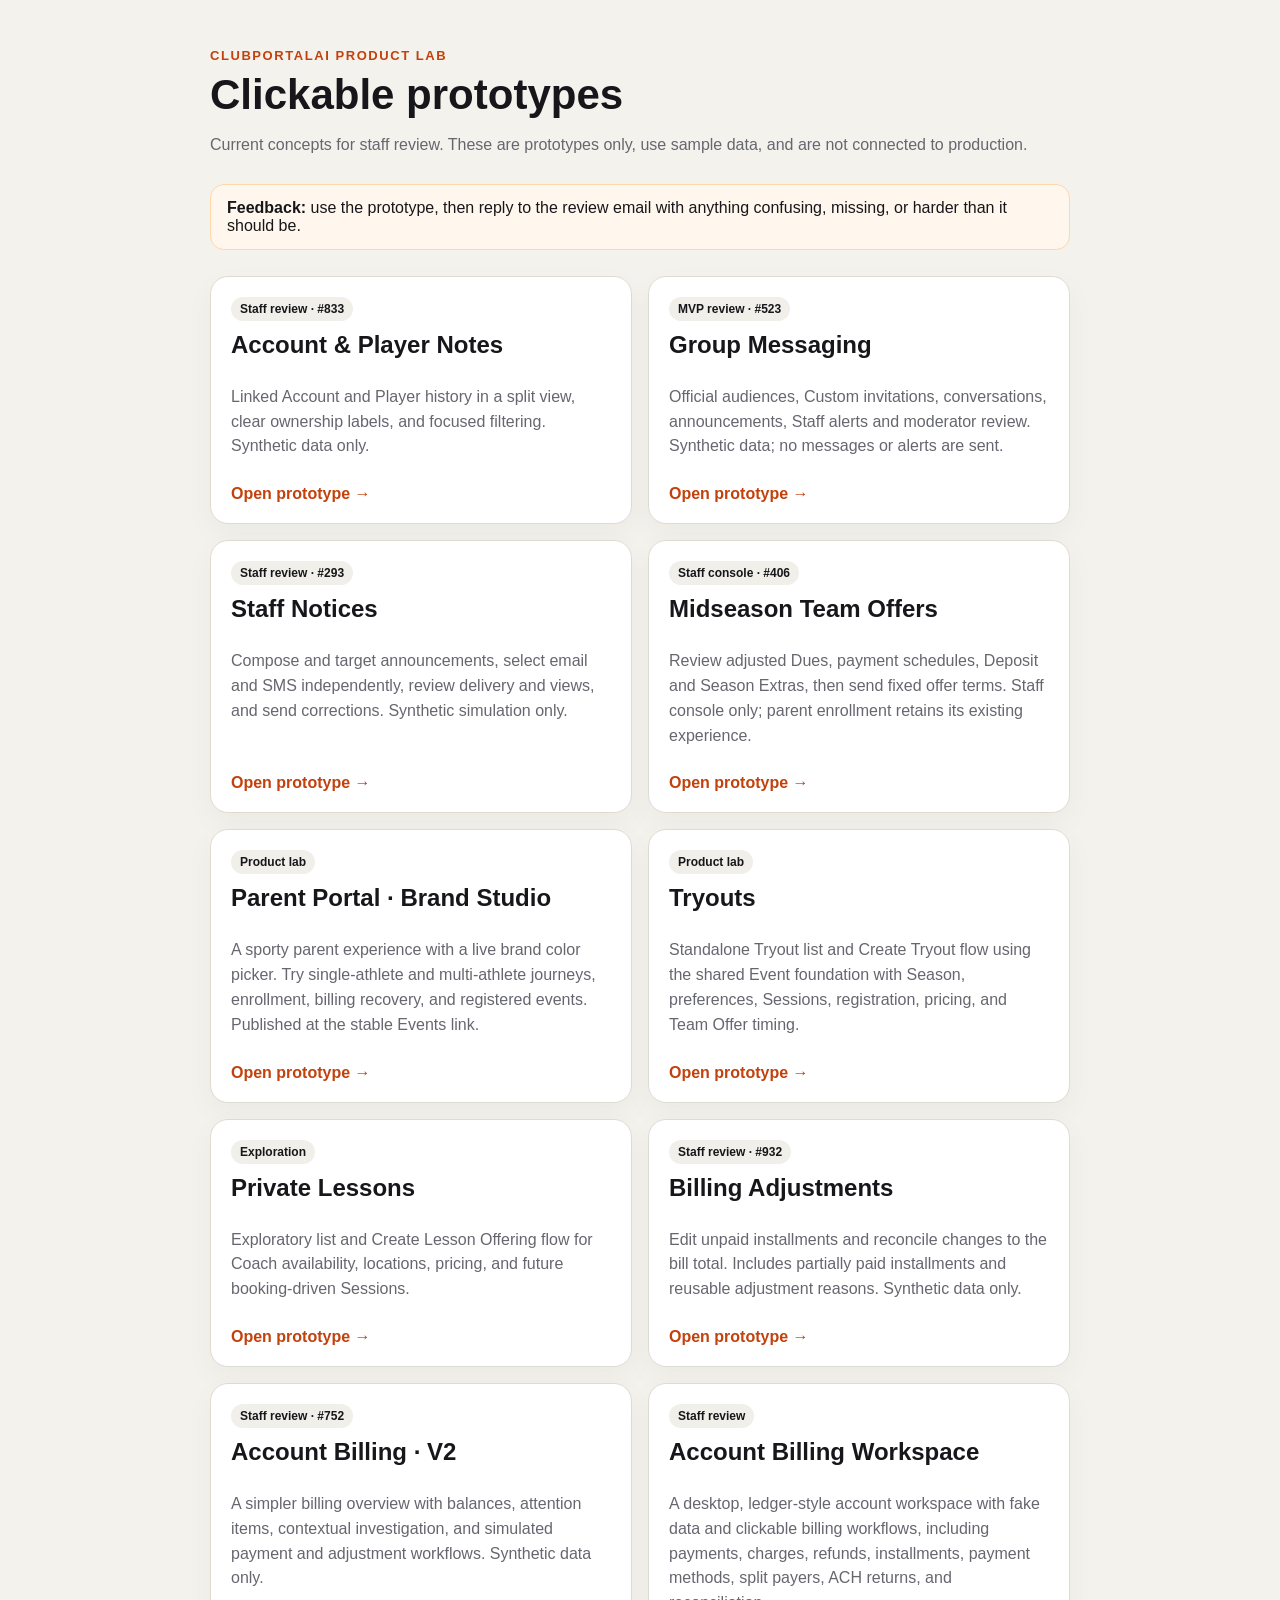
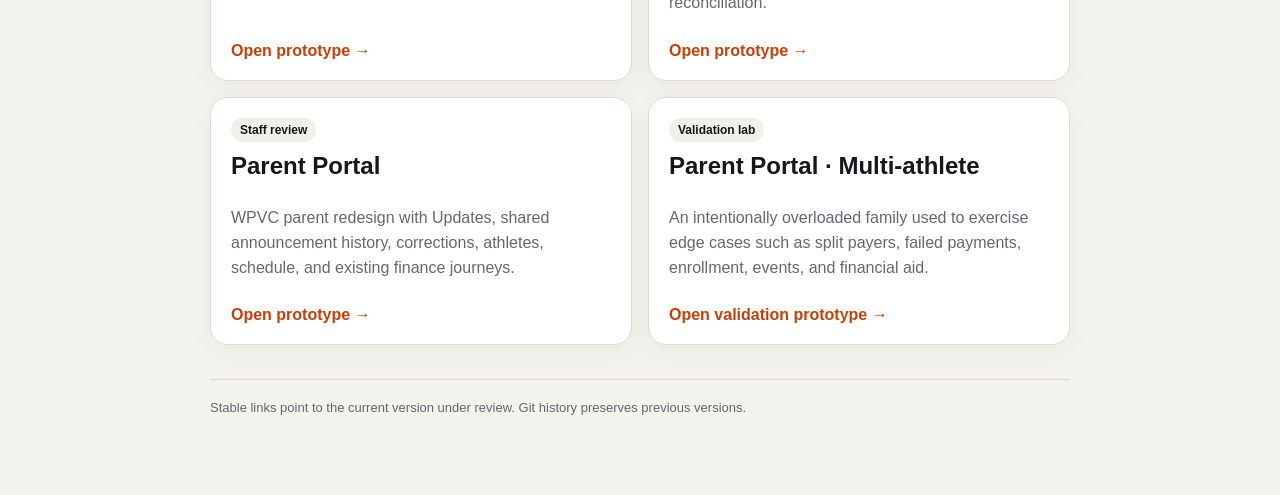
<file: index.html>
<!doctype html>
<html lang="en">
<head>
<meta charset="utf-8">
<meta name="viewport" content="width=device-width,initial-scale=1">
<title>ClubPortalAI Prototypes</title>
<style>
:root{--bg:#f4f2ed;--panel:#fff;--fg:#17171b;--muted:#66666f;--line:#dedbd3;--accent:#c2410c}
*{box-sizing:border-box}body{margin:0;background:var(--bg);color:var(--fg);font-family:-apple-system,BlinkMacSystemFont,"Segoe UI",sans-serif}
main{max-width:900px;margin:auto;padding:48px 20px 80px}
.kicker{font-size:13px;font-weight:700;letter-spacing:.12em;text-transform:uppercase;color:var(--accent)}
h1{font-size:42px;line-height:1.05;margin:10px 0 12px}p{color:var(--muted);line-height:1.55}
.notice{background:#fff7ed;border:1px solid #fed7aa;border-radius:14px;padding:14px 16px;margin:26px 0}
.grid{display:grid;grid-template-columns:repeat(auto-fit,minmax(280px,1fr));gap:16px;margin-top:24px}
.card{display:flex;flex-direction:column;gap:10px;background:var(--panel);border:1px solid var(--line);border-radius:18px;padding:20px;text-decoration:none;color:inherit;box-shadow:0 10px 30px rgba(0,0,0,.04)}
.card:hover{border-color:#c9c5bc;transform:translateY(-1px)}
.badge{align-self:flex-start;font-size:12px;font-weight:700;background:#f1efe9;border-radius:999px;padding:5px 9px}
.card h2{font-size:24px;margin:0}.arrow{margin-top:auto;font-weight:700;color:var(--accent)}
footer{margin-top:34px;padding-top:20px;border-top:1px solid var(--line);font-size:13px;color:var(--muted)}
</style>
</head>
<body>
<main>
<div class="kicker">ClubPortalAI Product Lab</div>
<h1>Clickable prototypes</h1>
<p>Current concepts for staff review. These are prototypes only, use sample data, and are not connected to production.</p>
<div class="notice"><strong>Feedback:</strong> use the prototype, then reply to the review email with anything confusing, missing, or harder than it should be.</div>
<div class="grid">
<a class="card" href="./notes/">
<span class="badge">Staff review · #833</span>
<h2>Account &amp; Player Notes</h2>
<p>Linked Account and Player history in a split view, clear ownership labels, and focused filtering. Synthetic data only.</p>
<span class="arrow">Open prototype →</span>
</a>
<a class="card" href="./group-messaging/">
<span class="badge">MVP review · #523</span>
<h2>Group Messaging</h2>
<p>Official audiences, Custom invitations, conversations, announcements, Staff alerts and moderator review. Synthetic data; no messages or alerts are sent.</p>
<span class="arrow">Open prototype →</span>
</a>
<a class="card" href="./staff-notices/">
<span class="badge">Staff review · #293</span>
<h2>Staff Notices</h2>
<p>Compose and target announcements, select email and SMS independently, review delivery and views, and send corrections. Synthetic simulation only.</p>
<span class="arrow">Open prototype →</span>
</a>
<a class="card" href="./midseason-offers/">
<span class="badge">Staff console · #406</span>
<h2>Midseason Team Offers</h2>
<p>Review adjusted Dues, payment schedules, Deposit and Season Extras, then send fixed offer terms. Staff console only; parent enrollment retains its existing experience.</p>
<span class="arrow">Open prototype →</span>
</a>
<a class="card" href="./events/">
<span class="badge">Product lab</span>
<h2>Parent Portal · Brand Studio</h2>
<p>A sporty parent experience with a live brand color picker. Try single-athlete and multi-athlete journeys, enrollment, billing recovery, and registered events. Published at the stable Events link.</p>
<span class="arrow">Open prototype →</span>
</a>
<a class="card" href="./tryouts/">
<span class="badge">Product lab</span>
<h2>Tryouts</h2>
<p>Standalone Tryout list and Create Tryout flow using the shared Event foundation with Season, preferences, Sessions, registration, pricing, and Team Offer timing.</p>
<span class="arrow">Open prototype →</span>
</a>
<a class="card" href="./private-lessons/">
<span class="badge">Exploration</span>
<h2>Private Lessons</h2>
<p>Exploratory list and Create Lesson Offering flow for Coach availability, locations, pricing, and future booking-driven Sessions.</p>
<span class="arrow">Open prototype →</span>
</a>
<a class="card" href="./billing-adjustments/">
<span class="badge">Staff review · #932</span>
<h2>Billing Adjustments</h2>
<p>Edit unpaid installments and reconcile changes to the bill total. Includes partially paid installments and reusable adjustment reasons. Synthetic data only.</p>
<span class="arrow">Open prototype →</span>
</a>
<a class="card" href="./account-billing_v2/">
<span class="badge">Staff review · #752</span>
<h2>Account Billing · V2</h2>
<p>A simpler billing overview with balances, attention items, contextual investigation, and simulated payment and adjustment workflows. Synthetic data only.</p>
<span class="arrow">Open prototype →</span>
</a>
<a class="card" href="./account-billing/">
<span class="badge">Staff review</span>
<h2>Account Billing Workspace</h2>
<p>A desktop, ledger-style account workspace with fake data and clickable billing workflows, including payments, charges, refunds, installments, payment methods, split payers, ACH returns, and reconciliation.</p>
<span class="arrow">Open prototype →</span>
</a>
<a class="card" href="./parent-portal/">
<span class="badge">Staff review</span>
<h2>Parent Portal</h2>
<p>WPVC parent redesign with Updates, shared announcement history, corrections, athletes, schedule, and existing finance journeys.</p>
<span class="arrow">Open prototype →</span>
</a>
<a class="card" href="./parent-portal/validation/">
<span class="badge">Validation lab</span>
<h2>Parent Portal · Multi-athlete</h2>
<p>An intentionally overloaded family used to exercise edge cases such as split payers, failed payments, enrollment, events, and financial aid.</p>
<span class="arrow">Open validation prototype →</span>
</a>
</div>
<footer>Stable links point to the current version under review. Git history preserves previous versions.</footer>
</main>
</body>
</html>
</file>
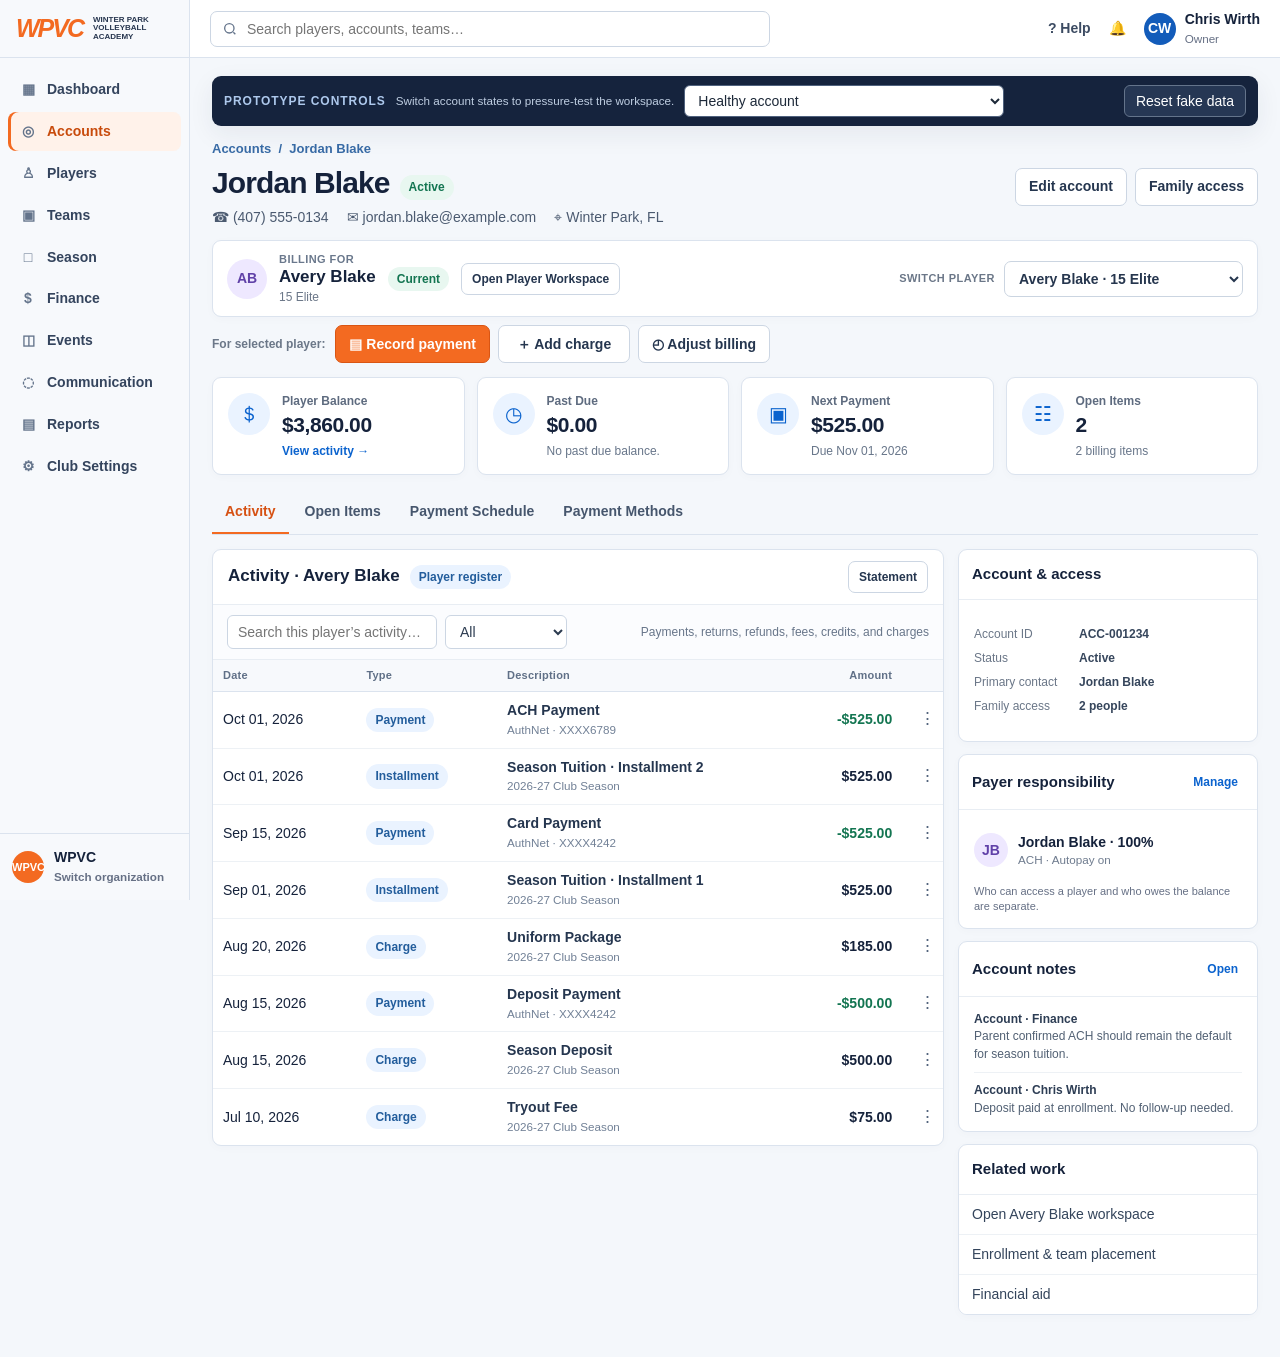
<file: account-billing/index.html>
<!doctype html>
<html lang="en">
<head>
<meta charset="utf-8">
<meta name="viewport" content="width=device-width,initial-scale=1">
<title>ClubPortalAI · Account Billing Workspace Prototype</title>
<style>
:root{
  --bg:#f4f7fb;--panel:#fff;--panel2:#f8fafc;--ink:#15223b;--muted:#667085;--line:#dbe3ee;
  --nav:#f7f9fc;--blue:#0b63ce;--blue2:#eaf3ff;--orange:#f36a21;--green:#0f8a5f;--green2:#e8f7f0;
  --red:#d9342b;--red2:#fff0ef;--amber:#9a6700;--amber2:#fff7df;--shadow:0 8px 26px rgba(22,39,68,.07);
}
*{box-sizing:border-box}html,body{margin:0;min-height:100%;font:14px/1.35 Inter,ui-sans-serif,-apple-system,BlinkMacSystemFont,"Segoe UI",sans-serif;color:var(--ink);background:var(--bg)}
button,input,select,textarea{font:inherit}button{cursor:pointer}.hidden{display:none!important}
.shell{min-height:100vh;display:grid;grid-template-columns:190px 1fr;grid-template-rows:58px 1fr}
.sidebar{grid-row:1/3;background:var(--nav);border-right:1px solid var(--line);display:flex;flex-direction:column;position:sticky;top:0;height:100vh}
.brand{height:58px;padding:12px 16px;border-bottom:1px solid var(--line);display:flex;align-items:center;gap:10px}
.brandmark{font-weight:900;font-style:italic;font-size:25px;letter-spacing:-2px;color:var(--orange)}.brandsub{font-size:8px;font-weight:800;color:#27364f;line-height:1.05}
.nav{padding:12px 8px;display:flex;flex-direction:column;gap:3px}.nav button{border:0;background:transparent;text-align:left;padding:10px 11px;border-radius:8px;color:#34445d;display:flex;align-items:center;gap:10px;font-weight:600}
.nav button:hover{background:#edf2f8}.nav button.active{background:#fff2ea;color:#c84b0c;box-shadow:inset 3px 0 0 var(--orange)}
.nav .ico{width:18px;text-align:center;color:#64748b}.orgswitch{margin-top:auto;border-top:1px solid var(--line);padding:14px 12px;display:flex;align-items:center;gap:10px;font-weight:700}.orgdot{width:32px;height:32px;border-radius:50%;background:var(--orange);color:white;display:grid;place-items:center;font-size:11px}
.topbar{grid-column:2;background:white;border-bottom:1px solid var(--line);display:flex;align-items:center;padding:0 20px;gap:18px;position:sticky;top:0;z-index:5}
.search{width:min(560px,55vw);height:36px;border:1px solid #ccd6e3;border-radius:7px;padding:0 12px 0 36px;background:#fff url("data:image/svg+xml,%3Csvg xmlns='http://www.w3.org/2000/svg' width='16' height='16' fill='none' stroke='%2364748b' stroke-width='2' viewBox='0 0 24 24'%3E%3Ccircle cx='11' cy='11' r='7'/%3E%3Cpath d='m20 20-3-3'/%3E%3C/svg%3E") no-repeat 11px center}
.topspacer{flex:1}.toplink{color:#3c4b62;font-weight:650}.avatar{width:32px;height:32px;border-radius:50%;background:#135cba;color:white;display:grid;place-items:center;font-weight:800}.user{display:flex;gap:9px;align-items:center}
.main{grid-column:2;padding:18px 22px 42px;min-width:0}.wrap{max-width:1420px;margin:auto}
.proto{background:#15233d;color:#eef5ff;border-radius:9px;padding:9px 12px;margin-bottom:14px;display:flex;align-items:center;gap:10px;box-shadow:var(--shadow)}
.proto b{font-size:12px;text-transform:uppercase;letter-spacing:.08em;color:#adc8ec}.proto select{height:32px;border:1px solid #50627e;border-radius:6px;background:#fff;color:#1d2939;padding:0 28px 0 9px}.proto .spacer{flex:1}.proto button{height:32px;border:1px solid #64748b;border-radius:6px;background:#263754;color:#fff;padding:0 11px}.proto small{color:#bfcee2}
.crumb{color:#376aa5;font-size:13px;font-weight:650;margin:4px 0 10px}.head{display:flex;align-items:flex-start;gap:18px;margin-bottom:16px}.head h1{font-size:30px;line-height:1;margin:0 0 10px;letter-spacing:-.03em}.badge{display:inline-flex;align-items:center;padding:4px 9px;border-radius:999px;font-size:12px;font-weight:750}.good{background:var(--green2);color:#137551}.bad{background:var(--red2);color:#b42318}.warn{background:var(--amber2);color:#7a5200}.info{background:var(--blue2);color:#235d9c}
.contact{display:flex;flex-wrap:wrap;gap:18px;color:#4b5a70}.head-actions{margin-left:auto;display:flex;gap:8px;align-items:center}
.player-context{background:#fff;border:1px solid var(--line);border-radius:9px;padding:11px 14px;margin:-2px 0 12px;display:flex;align-items:center;gap:12px;box-shadow:0 2px 10px rgba(22,39,68,.025)}
.player-context .circle{width:40px;height:40px}.player-context .who{min-width:0}.player-context .who small{display:block;color:#6a788c;font-size:11px;font-weight:750;text-transform:uppercase;letter-spacing:.04em}.player-context .who strong{display:block;font-size:17px;line-height:1.15}.player-context .who span{display:block;color:#6b7788;font-size:12px;margin-top:2px}.player-context .spacer{flex:1}.switcher{display:flex;align-items:center;gap:9px}.switcher label{font-size:11px;text-transform:uppercase;letter-spacing:.04em;color:#6b7788;font-weight:750}.switcher select{height:36px;min-width:190px;border:1px solid #cbd5e1;border-radius:7px;background:#fff;color:#26364e;padding:0 30px 0 10px;font-weight:700}.player-rail{width:100%;border:1px solid transparent;border-radius:8px;background:#fff;text-align:left;padding:8px;display:flex;align-items:center;gap:9px;color:inherit}.player-rail:hover{background:#f7f9fc}.player-rail.selected{background:#eef5ff;border-color:#c8ddf7}.player-rail .grow{flex:1}.player-rail b,.player-rail small{display:block}.player-rail small{color:#6e7b8e}.selected-player{border-color:#9fc3ed;background:#f8fbff}.btn{height:38px;border:1px solid #ccd6e3;border-radius:7px;padding:0 13px;background:#fff;color:#25364f;font-weight:700;display:inline-flex;align-items:center;gap:7px}.btn:hover{background:#f8fafc}.btn.primary{border-color:#d95513;background:var(--orange);color:#fff}.btn.primary:hover{background:#dc5b18}.btn.small{height:32px;padding:0 10px;font-size:12px}.btn.linkish{border:0;background:transparent;color:var(--blue);padding:0 4px}
.kpis{display:grid;grid-template-columns:repeat(4,minmax(0,1fr));gap:12px;margin:8px 0 16px}.kpi{background:#fff;border:1px solid var(--line);border-radius:9px;padding:15px;display:flex;gap:12px;min-height:98px;box-shadow:0 2px 10px rgba(22,39,68,.025)}.kpi.attn{background:#fff8f7}.kicon{width:42px;height:42px;border-radius:50%;background:var(--blue2);color:var(--blue);display:grid;place-items:center;font-size:20px;flex:none}.kpi.attn .kicon{background:#ffe5e2;color:var(--red)}.klabel{font-size:12px;font-weight:700;color:#5e6b7f}.kvalue{font-size:21px;font-weight:800;letter-spacing:-.02em;margin-top:2px}.khelp{font-size:12px;color:#68768a;margin-top:3px}.khelp a{color:var(--blue);font-weight:700;text-decoration:none}
.tabs{display:flex;gap:3px;border-bottom:1px solid var(--line);margin-bottom:14px;overflow:auto}.tab{border:0;background:transparent;padding:11px 13px;color:#46566d;font-weight:700;white-space:nowrap;border-bottom:2px solid transparent}.tab:hover{color:#13233e}.tab.active{color:#d65113;border-color:var(--orange)}
.workspace{display:grid;grid-template-columns:minmax(0,1fr) 300px;gap:14px;align-items:start}.card{background:#fff;border:1px solid var(--line);border-radius:9px;box-shadow:0 2px 10px rgba(22,39,68,.025);overflow:hidden}.card+.card{margin-top:12px}.cardhead{min-height:50px;padding:11px 15px;border-bottom:1px solid #e8edf3;display:flex;align-items:center;gap:10px}.cardhead h2,.cardhead h3{margin:0;font-size:17px}.cardhead h3{font-size:15px}.cardhead .spacer{flex:1}.cardbody{padding:14px 15px}
.alert{border:1px solid #f0c2bd;background:#fff6f5;border-radius:8px;padding:12px 13px;margin-bottom:12px;display:flex;gap:11px;align-items:flex-start}.alert.amber{border-color:#ecd59c;background:#fffaf0}.alert.blue{border-color:#bdd5f3;background:#f4f9ff}.alert strong{display:block;margin-bottom:2px}.alert .grow{flex:1}
.toolbar{display:flex;gap:8px;align-items:center;flex-wrap:wrap;padding:10px 14px;border-bottom:1px solid #e8edf3;background:#fbfcfe}.field,.select{height:34px;border:1px solid #ccd6e3;border-radius:6px;background:#fff;padding:0 10px;color:#2c3b50}.field{min-width:210px}.select{min-width:122px}.toolbar .spacer{flex:1}
.tablewrap{overflow:auto}.table{width:100%;border-collapse:collapse;min-width:760px}.table th{font-size:11px;letter-spacing:.02em;color:#607087;background:#f7f9fc;text-align:left;padding:8px 10px;border-bottom:1px solid var(--line);white-space:nowrap}.table td{padding:9px 10px;border-bottom:1px solid #edf1f5;vertical-align:middle}.table tr:hover td{background:#fafcff}.table tr:last-child td{border-bottom:0}.num{text-align:right!important;font-variant-numeric:tabular-nums}.money{font-variant-numeric:tabular-nums;font-weight:700}.pos{color:#137551}.neg{color:#b42318}.muted{color:var(--muted)}.tiny{font-size:11px}.desc strong{display:block;color:#25364f}.desc small{color:#718096}.rowaction{border:0;background:transparent;color:#53647d;font-size:17px;padding:3px 7px;border-radius:5px}.rowaction:hover{background:#edf2f7}
.ledger-summary{display:grid;grid-template-columns:repeat(3,1fr);border-bottom:1px solid var(--line);background:#fbfcfe}.ledger-summary div{padding:11px 14px}.ledger-summary div+div{border-left:1px solid var(--line)}.ledger-summary span{font-size:11px;color:#6a788c}.ledger-summary b{display:block;font-size:17px;margin-top:2px}
.empty{padding:38px;text-align:center;color:#6b7788}.empty b{display:block;color:#334155;margin-bottom:4px}
.rail .cardhead{padding-left:13px}.kv{display:grid;grid-template-columns:95px 1fr;gap:8px 10px;font-size:12px}.kv dt{color:#6b7788}.kv dd{margin:0;font-weight:650;color:#36465c}.person{display:flex;align-items:center;gap:10px;padding:9px 0}.person+.person{border-top:1px solid #edf1f5}.circle{width:34px;height:34px;border-radius:50%;background:#eee8ff;color:#6041a8;display:grid;place-items:center;font-weight:800;flex:none}.circle.alt{background:#e5f2ff;color:#2365a7}.person .grow{flex:1;min-width:0}.person b{display:block}.person small{display:block;color:#6e7b8e}
.method{border:1px solid #e3e8ef;border-radius:7px;padding:10px;display:flex;gap:9px;align-items:center}.method+.method{margin-top:8px}.method .grow{flex:1}.quick{display:flex;flex-direction:column}.quick button{height:35px;border:0;border-top:1px solid #edf1f5;background:#fff;text-align:left;padding:0 13px;color:#33445b}.quick button:first-child{border-top:0}.quick button:hover{background:#f7f9fc;color:var(--blue)}
.payergrid{display:grid;grid-template-columns:repeat(2,minmax(0,1fr));gap:10px}.payer{border:1px solid #e0e6ee;border-radius:8px;padding:12px}.payer h4{margin:0 0 4px}.payer .big{font-size:20px;font-weight:800}
.itemlist{display:flex;flex-direction:column;gap:9px}.item{border:1px solid #e1e7ef;border-radius:8px;padding:11px 12px;display:flex;gap:12px;align-items:center}.item .grow{flex:1}.item strong{display:block}.item small{color:#6e7b8e}.statusdot{width:9px;height:9px;border-radius:50%;background:#94a3b8}.statusdot.good{background:#18a06d}.statusdot.bad{background:#df493f}.statusdot.warn{background:#d69a16}.statusdot.info{background:#3978c9}
.grid2{display:grid;grid-template-columns:1fr 1fr;gap:12px}.mini{border:1px solid #e2e8f0;border-radius:8px;padding:12px}.mini h4{margin:0 0 9px}.mini .line{display:flex;justify-content:space-between;gap:12px;padding:7px 0;border-top:1px solid #edf1f5}.mini .line:first-of-type{border-top:0}
.note{padding:11px 0;border-bottom:1px solid #edf1f5}.note:last-child{border-bottom:0}.notehead{display:flex;gap:8px;align-items:center;margin-bottom:4px}.notehead strong{flex:1}.note p{margin:0;color:#4c5c70}.note small{color:#7a8799}
.drawerback{position:fixed;inset:0;background:rgba(12,23,41,.38);z-index:20;display:flex;justify-content:flex-end}.drawer{width:min(470px,100vw);height:100%;background:white;box-shadow:-18px 0 40px rgba(12,23,41,.18);display:flex;flex-direction:column;animation:slide .18s ease-out}.drawerhead{height:62px;padding:0 18px;border-bottom:1px solid var(--line);display:flex;align-items:center;gap:10px}.drawerhead h2{font-size:19px;margin:0}.drawerbody{padding:18px;overflow:auto;flex:1}.drawerfoot{border-top:1px solid var(--line);padding:12px 18px;display:flex;justify-content:flex-end;gap:8px}.x{margin-left:auto;border:0;background:transparent;font-size:23px;color:#64748b}
.form{display:flex;flex-direction:column;gap:15px}.formrow{display:grid;grid-template-columns:1fr 1fr;gap:11px}.label{display:flex;flex-direction:column;gap:6px;font-size:12px;font-weight:750;color:#4a596f}.label input,.label select,.label textarea{border:1px solid #cbd5e1;border-radius:7px;padding:9px 10px;color:#1f2d42;background:#fff}.label textarea{min-height:86px;resize:vertical}.help{font-size:12px;color:#718096;font-weight:400}.callout{background:#f6f9fc;border:1px solid #dce4ee;border-radius:8px;padding:11px 12px;color:#4f5f74}.callout strong{color:#27364d}
.toast{position:fixed;left:50%;bottom:24px;transform:translateX(-50%);background:#14233c;color:white;padding:11px 15px;border-radius:8px;box-shadow:0 10px 30px rgba(0,0,0,.22);z-index:50;font-weight:700}
.menu{position:absolute;background:white;border:1px solid #d7e0eb;border-radius:8px;box-shadow:var(--shadow);padding:5px;min-width:190px;z-index:15}.menu button{width:100%;border:0;background:#fff;text-align:left;padding:8px;border-radius:5px;color:#35465d}.menu button:hover{background:#f2f6fb}
@keyframes slide{from{transform:translateX(32px);opacity:.7}to{transform:none;opacity:1}}
@media(max-width:1100px){.shell{grid-template-columns:70px 1fr}.brand{justify-content:center}.brandsub,.brandmark{display:none}.nav button{font-size:0;justify-content:center}.nav .ico{font-size:16px}.orgswitch{justify-content:center}.orgswitch span{display:none}.workspace{grid-template-columns:1fr}.rail{display:grid;grid-template-columns:repeat(2,minmax(0,1fr));gap:12px}.rail .card{margin:0}}
@media(max-width:780px){.shell{display:block}.sidebar{display:none}.topbar{position:static}.main{padding:14px}.proto{align-items:flex-start;flex-wrap:wrap}.proto small{width:100%}.head{flex-wrap:wrap}.head-actions{margin-left:0;width:100%}.player-context{align-items:flex-start;flex-wrap:wrap}.player-context .spacer{display:none}.switcher{width:100%;align-items:stretch;flex-direction:column;gap:4px}.switcher select{width:100%;min-width:0}.kpis{grid-template-columns:1fr 1fr}.workspace{display:block}.rail{display:block}.rail .card{margin-top:12px}.grid2,.payergrid{grid-template-columns:1fr}.contact{gap:9px 14px}.search{width:100%}.toplink,.user span{display:none}}
@media(max-width:480px){.kpis{grid-template-columns:1fr}.formrow{grid-template-columns:1fr}.head h1{font-size:26px}}

/* ---------- Simplified player-billing workspace ---------- */
.billing-actions{display:flex;align-items:center;gap:8px;flex-wrap:wrap;margin:-4px 0 14px}
.billing-actions .context-label{font-size:12px;color:#6b7788;font-weight:700;margin-right:2px}
.billing-actions .btn{min-width:132px;justify-content:center}
.billing-actions .btn.primary{min-width:146px}
.context-actions{display:flex;gap:6px;justify-content:flex-end;flex-wrap:wrap}
.context-actions .btn{height:30px;padding:0 9px;font-size:11px}
.rail-links{display:flex;flex-direction:column}
.rail-links button{border:0;border-top:1px solid #edf1f5;background:#fff;text-align:left;padding:10px 13px;color:#33445b}
.rail-links button:first-child{border-top:0}.rail-links button:hover{background:#f7f9fc;color:var(--blue)}
.action-choice{width:100%;display:flex;gap:10px;align-items:flex-start;text-align:left;border:1px solid #dce4ee;background:#fff;border-radius:8px;padding:10px 11px;color:#2d3e55}
.action-choice:hover{background:#f8fafc;border-color:#b9c8da}.action-choice.selected{border-color:#8db6e6;background:#f4f9ff}
.action-choice b{display:block}.action-choice small{display:block;color:#708095;margin-top:2px}
.action-choice .choice-ico{width:28px;height:28px;border-radius:7px;background:#eef3f8;display:grid;place-items:center;flex:none}
.action-groups{display:flex;flex-direction:column;gap:14px}.action-group h4{margin:0 0 7px;font-size:12px;color:#68768a;text-transform:uppercase;letter-spacing:.05em}
.inline-actions{display:flex;gap:8px;flex-wrap:wrap;margin-top:10px}
.scope-note{font-size:12px;color:#68768a;margin-left:auto}
.method-badges{display:flex;gap:5px;flex-wrap:wrap;margin-top:4px}
.activity-tools{display:flex;gap:8px;align-items:center;flex-wrap:wrap;padding:10px 14px;border-bottom:1px solid #e8edf3;background:#fbfcfe}
.activity-tools .spacer{flex:1}
.open-item{display:grid;grid-template-columns:minmax(0,1fr) 110px 115px auto;gap:12px;align-items:center;padding:12px 14px;border-bottom:1px solid #edf1f5}
.open-item:last-child{border-bottom:0}.open-item .title{font-weight:750}.open-item .sub{font-size:11px;color:#718096;margin-top:2px}
.schedule-row{display:grid;grid-template-columns:120px minmax(0,1fr) 110px 110px auto;gap:12px;align-items:center;padding:11px 14px;border-bottom:1px solid #edf1f5}
.schedule-row:last-child{border-bottom:0}
.section-kicker{font-size:11px;text-transform:uppercase;letter-spacing:.05em;color:#728096;font-weight:800}
.notes-preview{font-size:12px;color:#526174;line-height:1.45}.notes-preview strong{color:#2d3d54}
@media(max-width:900px){.open-item{grid-template-columns:minmax(0,1fr) 100px auto}.open-item .status-col{display:none}.schedule-row{grid-template-columns:100px minmax(0,1fr) 95px auto}.schedule-row .collection-col{display:none}}
@media(max-width:620px){.billing-actions{display:grid;grid-template-columns:1fr}.billing-actions .context-label{display:none}.billing-actions .btn{width:100%}.open-item,.schedule-row{display:flex;align-items:flex-start;flex-wrap:wrap}.open-item .context-actions,.schedule-row .context-actions{width:100%;justify-content:flex-start}.scope-note{width:100%;margin:0}}

</style>
</head>
<body>
<div class="shell">
  <aside class="sidebar">
    <div class="brand"><div class="brandmark">WPVC</div><div class="brandsub">WINTER PARK<br>VOLLEYBALL ACADEMY</div></div>
    <nav class="nav" id="nav">
      <button data-nav="Dashboard"><span class="ico">▦</span>Dashboard</button>
      <button class="active" data-nav="Accounts"><span class="ico">◎</span>Accounts</button>
      <button data-nav="Players"><span class="ico">♙</span>Players</button>
      <button data-nav="Teams"><span class="ico">▣</span>Teams</button>
      <button data-nav="Season"><span class="ico">□</span>Season</button>
      <button data-nav="Finance"><span class="ico">$</span>Finance</button>
      <button data-nav="Events"><span class="ico">◫</span>Events</button>
      <button data-nav="Communication"><span class="ico">◌</span>Communication</button>
      <button data-nav="Reports"><span class="ico">▤</span>Reports</button>
      <button data-nav="Club Settings"><span class="ico">⚙</span>Club Settings</button>
    </nav>
    <div class="orgswitch"><div class="orgdot">WPVC</div><span>WPVC<br><small class="muted">Switch organization</small></span></div>
  </aside>
  <header class="topbar">
    <input class="search" id="globalSearch" placeholder="Search players, accounts, teams…">
    <div class="topspacer"></div>
    <span class="toplink">? Help</span><span class="toplink">🔔</span>
    <div class="user"><div class="avatar">CW</div><span><b>Chris Wirth</b><br><small class="muted">Owner</small></span></div>
  </header>
  <main class="main"><div class="wrap">
    <div class="proto">
      <b>Prototype controls</b>
      <small>Switch account states to pressure-test the workspace.</small>
      <select id="scenario"></select>
      <div class="spacer"></div>
      <button id="reset">Reset fake data</button>
    </div>

    <div class="crumb">Accounts&nbsp;&nbsp;/&nbsp;&nbsp;<span id="crumbName"></span></div>
    <section class="head">
      <div>
        <div style="display:flex;align-items:center;gap:10px"><h1 id="accountName"></h1><span id="accountBadge"></span></div>
        <div class="contact" id="contact"></div>
      </div>
      <div class="head-actions">
        <button class="btn" data-action="account">Edit account</button>
        <button class="btn" data-action="access">Family access</button>
      </div>
    </section>
    <section class="player-context" id="playerContext" aria-label="Selected player billing context"></section>
    <section class="billing-actions" aria-label="Primary billing actions">
      <span class="context-label">For selected player:</span>
      <button class="btn primary" data-action="payment">▤ Record payment</button>
      <button class="btn" data-action="charge">＋ Add charge</button>
      <button class="btn" data-action="adjustBilling">◴ Adjust billing</button>
    </section>
    <section class="kpis" id="kpis"></section>
    <nav class="tabs" id="tabs"></nav>
    <section class="workspace">
      <div id="mainPanel"></div>
      <aside class="rail" id="rail"></aside>
    </section>
  </div></main>
</div>

<div class="drawerback hidden" id="drawerBack"><section class="drawer"><div class="drawerhead"><h2 id="drawerTitle"></h2><button class="x" id="closeDrawer">×</button></div><div class="drawerbody" id="drawerBody"></div><div class="drawerfoot" id="drawerFoot"></div></section></div>
<div class="toast hidden" id="toast"></div>
<div class="menu hidden" id="moreMenu"></div>

<script>
const money=n=>new Intl.NumberFormat('en-US',{style:'currency',currency:'USD'}).format(Number(n||0));
const deep=x=>JSON.parse(JSON.stringify(x));
const fmt=d=>new Date(d+'T12:00:00').toLocaleDateString('en-US',{month:'short',day:'2-digit',year:'numeric'});
const today='2026-10-05';

const fixtures={
  healthy:{
    label:'Healthy account',
    name:'Jordan Blake',email:'jordan.blake@example.com',phone:'(407) 555-0134',city:'Winter Park, FL',id:'ACC-001234',status:'Active',
    balance:4615,pastDue:0,nextAmount:525,nextDate:'2026-11-01',openItems:8,
    players:[{name:'Avery Blake',team:'15 Elite',initials:'AB'},{name:'Mia Blake',team:'Practice Player',initials:'MB'}],
    payers:[{name:'Jordan Blake',share:100,balance:4615,rail:'ACH',autopay:true}],
    methods:[{id:'bank1',type:'ACH',label:'Chase Checking',last4:'6789',default:true,autopay:true},{id:'card1',type:'Card',label:'Visa',last4:'4242',default:false,autopay:false}],
    installments:[
      {id:'i1',date:'2026-08-01',player:'Avery Blake',label:'Season Tuition · Installment 1',amount:525,status:'Paid'},
      {id:'i2',date:'2026-09-01',player:'Avery Blake',label:'Season Tuition · Installment 2',amount:525,status:'Paid'},
      {id:'i3',date:'2026-11-01',player:'Avery Blake',label:'Season Tuition · Installment 3',amount:525,status:'Scheduled'},
      {id:'i4',date:'2026-12-01',player:'Avery Blake',label:'Season Tuition · Installment 4',amount:525,status:'Scheduled'},
      {id:'i5',date:'2027-01-01',player:'Avery Blake',label:'Season Tuition · Installment 5',amount:525,status:'Scheduled'},
      {id:'i6',date:'2027-02-01',player:'Avery Blake',label:'Season Tuition · Installment 6',amount:525,status:'Scheduled'}
    ],
    charges:[
      {id:'c1',group:'2026-27 Club Season · Avery Blake',label:'Season tuition',player:'Avery Blake',amount:4200,remaining:3675,status:'Active'},
      {id:'c2',group:'2026-27 Club Season · Avery Blake',label:'Season deposit',player:'Avery Blake',amount:500,remaining:0,status:'Paid'},
      {id:'c3',group:'2026-27 Club Season · Avery Blake',label:'Uniform package',player:'Avery Blake',amount:185,remaining:185,status:'Open'},
      {id:'c4',group:'Summer Training · Mia Blake',label:'Training clinic',player:'Mia Blake',amount:300,remaining:300,status:'Open'}
    ],
    transactions:[
      {date:'2026-10-01',type:'Payment',desc:'ACH Payment',detail:'AuthNet · XXXX6789',player:'Avery Blake',amount:-525},
      {date:'2026-10-01',type:'Installment',desc:'Season Tuition · Installment 2',detail:'2026-27 Club Season',player:'Avery Blake',amount:525},
      {date:'2026-09-15',type:'Payment',desc:'Card Payment',detail:'AuthNet · XXXX4242',player:'Avery Blake',amount:-525},
      {date:'2026-09-01',type:'Installment',desc:'Season Tuition · Installment 1',detail:'2026-27 Club Season',player:'Avery Blake',amount:525},
      {date:'2026-08-20',type:'Charge',desc:'Uniform Package',detail:'2026-27 Club Season',player:'Avery Blake',amount:185},
      {date:'2026-08-15',type:'Payment',desc:'Deposit Payment',detail:'AuthNet · XXXX4242',player:'Avery Blake',amount:-500},
      {date:'2026-08-15',type:'Charge',desc:'Season Deposit',detail:'2026-27 Club Season',player:'Avery Blake',amount:500},
      {date:'2026-07-10',type:'Charge',desc:'Tryout Fee',detail:'2026-27 Club Season',player:'Avery Blake',amount:75},
      {date:'2026-06-05',type:'Refund',desc:'Refund · Camp Credit',detail:'AuthNet · XXXX1111',player:'Mia Blake',amount:100},
      {date:'2026-06-01',type:'Charge',desc:'Summer Camp',detail:'Summer Training',player:'Mia Blake',amount:300},
      {date:'2026-05-20',type:'Payment',desc:'Card Payment',detail:'AuthNet · XXXX4242',player:'Mia Blake',amount:-300}
    ],
    notes:[{date:'2026-09-18',by:'Finance',text:'Parent confirmed ACH should remain the default for season tuition.'},{date:'2026-08-15',by:'Chris Wirth',text:'Deposit paid at enrollment. No follow-up needed.'}]
  },
  pastdue:{
    label:'Past due · ACH returned',
    name:'Taylor Morgan',email:'taylor.morgan@example.com',phone:'(407) 555-0187',city:'Maitland, FL',id:'ACC-002418',status:'Participation hold',
    balance:1675,pastDue:565,nextAmount:525,nextDate:'2026-11-01',openItems:4,
    players:[{name:'Riley Morgan',team:'14 Armour',initials:'RM'}],
    payers:[{name:'Taylor Morgan',share:100,balance:1675,rail:'ACH blocked',autopay:false}],
    methods:[{id:'bank1',type:'ACH',label:'Bank of America Checking',last4:'8821',default:false,autopay:false},{id:'card1',type:'Card',label:'Mastercard',last4:'6104',default:true,autopay:false}],
    installments:[
      {id:'i1',date:'2026-09-01',player:'Riley Morgan',label:'Season Tuition · Installment 1',amount:525,status:'Paid'},
      {id:'i2',date:'2026-10-01',player:'Riley Morgan',label:'Season Tuition · Installment 2',amount:525,status:'Past due'},
      {id:'i3',date:'2026-11-01',player:'Riley Morgan',label:'Season Tuition · Installment 3',amount:525,status:'Scheduled'}
    ],
    charges:[
      {id:'c1',group:'2026-27 Club Season · Riley Morgan',label:'Season tuition',player:'Riley Morgan',amount:4200,remaining:1575,status:'Past due'},
      {id:'c2',group:'Account fees',label:'NSF fee',player:'Riley Morgan',amount:40,remaining:40,status:'Open'},
      {id:'c3',group:'Account fees',label:'Late fee',player:'Riley Morgan',amount:25,remaining:25,status:'Open'}
    ],
    transactions:[
      {date:'2026-10-04',type:'Fee',desc:'NSF Fee',detail:'ACH return R03',player:'Riley Morgan',amount:40},
      {date:'2026-10-04',type:'Return',desc:'ACH payment returned',detail:'R03 · No account/unable to locate',player:'Riley Morgan',amount:525},
      {date:'2026-10-01',type:'Payment',desc:'ACH Payment',detail:'Returned Oct 4 · XXXX8821',player:'Riley Morgan',amount:-525},
      {date:'2026-10-01',type:'Installment',desc:'Season Tuition · Installment 2',detail:'2026-27 Club Season',player:'Riley Morgan',amount:525},
      {date:'2026-09-01',type:'Payment',desc:'Card Payment',detail:'AuthNet · XXXX6104',player:'Riley Morgan',amount:-525}
    ],
    notes:[{date:'2026-10-04',by:'System',text:'ACH return received. Autopay disabled and participation hold applied after second ACH failure.'}]
  },
  split:{
    label:'Split payer · 70 / 30',
    name:'Casey Rivera Household',email:'casey.rivera@example.com',phone:'(321) 555-0199',city:'Orlando, FL',id:'ACC-003902',status:'Active',
    balance:2880,pastDue:0,nextAmount:367.5,nextDate:'2026-11-01',openItems:7,
    players:[{name:'Sofia Rivera',team:'16 Elite',initials:'SR'}],
    payers:[{name:'Casey Rivera',share:70,balance:2016,rail:'ACH',autopay:true},{name:'Drew Rivera',share:30,balance:864,rail:'Card',autopay:true}],
    methods:[{id:'bank1',type:'ACH',label:'Casey · Wells Fargo Checking',last4:'2201',default:true,autopay:true},{id:'card1',type:'Card',label:'Drew · Visa',last4:'9090',default:false,autopay:true}],
    installments:[
      {id:'i1',date:'2026-10-01',player:'Sofia Rivera',label:'Casey share · Installment 2',amount:367.50,status:'Paid'},
      {id:'i2',date:'2026-10-01',player:'Sofia Rivera',label:'Drew share · Installment 2',amount:157.50,status:'Paid'},
      {id:'i3',date:'2026-11-01',player:'Sofia Rivera',label:'Casey share · Installment 3',amount:367.50,status:'Scheduled'},
      {id:'i4',date:'2026-11-01',player:'Sofia Rivera',label:'Drew share · Installment 3',amount:157.50,status:'Scheduled'}
    ],
    charges:[{id:'c1',group:'2026-27 Club Season · Sofia Rivera',label:'Season tuition',player:'Sofia Rivera',amount:4200,remaining:2880,status:'Active'}],
    transactions:[
      {date:'2026-10-01',type:'Payment',desc:'Casey · ACH Payment',detail:'70% responsibility · XXXX2201',player:'Sofia Rivera',amount:-367.50},
      {date:'2026-10-01',type:'Payment',desc:'Drew · Card Payment',detail:'30% responsibility · XXXX9090',player:'Sofia Rivera',amount:-157.50},
      {date:'2026-10-01',type:'Installment',desc:'Season Tuition · Installment 2',detail:'Split 70 / 30',player:'Sofia Rivera',amount:525}
    ],
    notes:[{date:'2026-08-17',by:'Finance',text:'Payer responsibility confirmed at 70% Casey / 30% Drew.'}]
  },
  processing:{
    label:'Interrupted payment · needs reconciliation',
    name:'Alex Parker',email:'alex.parker@example.com',phone:'(407) 555-0160',city:'Oviedo, FL',id:'ACC-004701',status:'Payment review',
    balance:2100,pastDue:0,nextAmount:525,nextDate:'2026-11-01',openItems:5,processing:525,
    players:[{name:'Nora Parker',team:'15 Armour',initials:'NP'}],
    payers:[{name:'Alex Parker',share:100,balance:2100,rail:'Card',autopay:true}],
    methods:[{id:'card1',type:'Card',label:'Visa',last4:'1138',default:true,autopay:true}],
    installments:[
      {id:'i1',date:'2026-10-05',player:'Nora Parker',label:'Season Tuition · Installment 2',amount:525,status:'Processing'},
      {id:'i2',date:'2026-11-01',player:'Nora Parker',label:'Season Tuition · Installment 3',amount:525,status:'Scheduled'}
    ],
    charges:[{id:'c1',group:'2026-27 Club Season · Nora Parker',label:'Season tuition',player:'Nora Parker',amount:4200,remaining:2100,status:'Active'}],
    transactions:[
      {date:'2026-10-05',type:'Processing',desc:'Card payment submitted',detail:'Processor result not yet recorded',player:'Nora Parker',amount:-525},
      {date:'2026-10-05',type:'Installment',desc:'Season Tuition · Installment 2',detail:'Amount protected while processor result is unresolved',player:'Nora Parker',amount:525},
      {date:'2026-09-01',type:'Payment',desc:'Card Payment',detail:'AuthNet · XXXX1138',player:'Nora Parker',amount:-525}
    ],
    notes:[{date:'2026-10-05',by:'System',text:'Payment dispatch interrupted after submission. $525 is protected from duplicate collection until reconciliation completes.'}]
  }
};

let scenario=localStorage.getItem('cp-billing-scenario')||'healthy';
let data=deep(fixtures[scenario]);
let selectedPlayerName=data.players[0].name;
let tab='Activity',action=null,filters={q:'',type:'All'};
const tabs=['Activity','Open Items','Payment Schedule','Payment Methods'];
const $=s=>document.querySelector(s), $$=s=>[...document.querySelectorAll(s)];

function badge(text,kind='info'){return '<span class="badge '+kind+'">'+text+'</span>'}
function statusKind(s){
  s=String(s||'').toLowerCase();
  if(s.includes('paid')||s.includes('active')||s.includes('scheduled')||s.includes('current'))return 'good';
  if(s.includes('past')||s.includes('hold')||s.includes('returned')||s.includes('failed'))return 'bad';
  if(s.includes('processing')||s.includes('review')||s.includes('requested'))return 'warn';
  return 'info';
}
function toast(msg){const t=$('#toast');t.textContent=msg;t.classList.remove('hidden');clearTimeout(window._toast);window._toast=setTimeout(()=>t.classList.add('hidden'),2400)}
function selectedPlayer(){return data.players.find(p=>p.name===selectedPlayerName)||data.players[0]}
function playerTransactions(){return data.transactions.filter(x=>x.player===selectedPlayer().name)}
function playerInstallments(){return data.installments.filter(x=>x.player===selectedPlayer().name)}
function playerCharges(){return data.charges.filter(x=>x.player===selectedPlayer().name)}
function openCharges(){return playerCharges().filter(x=>Number(x.remaining||0)>0&&x.status!=='Removed')}
function unpaidInstallments(){return playerInstallments().filter(x=>x.status!=='Paid').sort((a,b)=>a.date.localeCompare(b.date))}
function nextPlayerInstallment(){return unpaidInstallments()[0]||null}
function playerPastDue(){return selectedPlayer().name===data.players[0].name?Number(data.pastDue||0):0}
function playerProcessing(){return selectedPlayer().name===data.players[0].name?Number(data.processing||0):0}

function ensureMeta(){
  data.playerBalances=data.playerBalances||{};
  data.players.forEach(p=>{
    if(data.playerBalances[p.name]==null)data.playerBalances[p.name]=data.players.length===1?Number(data.balance||0):playerChargesFor(p.name).reduce((s,x)=>s+Number(x.remaining||0),0);
  });
  data.mailingAddress=data.mailingAddress||'1234 Example Ave, '+data.city;
  data.billingAddress=data.billingAddress||data.mailingAddress;
  data.familyAccess=data.familyAccess||[
    {name:data.name,email:data.email,status:'Accepted',role:'Primary account access'},
    {name:'Jamie '+data.name.split(' ').slice(-1)[0],email:'jamie.family@example.com',status:'Pending',role:'Player access'}
  ];
  data.autopayByPlayer=data.autopayByPlayer||{};
  data.players.forEach(p=>{
    if(!data.autopayByPlayer[p.name]){
      const m=data.methods.find(x=>x.autopay)||data.methods[0];
      if(m)data.autopayByPlayer[p.name]=m.id;
    }
  });
  data.notes=data.notes||[];
  data.notes.forEach(n=>{if(!n.scope)n.scope='Account';if(!n.status)n.status='Normal'});
  data.adjustRequests=data.adjustRequests||[];
}
function playerChargesFor(name){return data.charges.filter(x=>x.player===name)}
function playerBalance(){ensureMeta();return Number(data.playerBalances[selectedPlayer().name]||0)}
function setPlayerBalance(v){ensureMeta();data.playerBalances[selectedPlayer().name]=Math.max(0,Number(v||0))}
function addPlayerBalance(delta){setPlayerBalance(playerBalance()+Number(delta||0));data.balance=Math.max(0,Number(data.balance||0)+Number(delta||0))}
function switchPlayer(name){selectedPlayerName=name;filters={q:'',type:'All'};tab='Activity';render()}

function init(){
  ensureMeta();
  const s=$('#scenario');
  s.innerHTML=Object.entries(fixtures).map(([k,v])=>'<option value="'+k+'">'+v.label+'</option>').join('');
  s.value=scenario;
  s.onchange=e=>{
    scenario=e.target.value;localStorage.setItem('cp-billing-scenario',scenario);
    data=deep(fixtures[scenario]);selectedPlayerName=data.players[0].name;tab='Activity';filters={q:'',type:'All'};ensureMeta();render();
  };
  $('#reset').onclick=()=>{data=deep(fixtures[scenario]);selectedPlayerName=data.players[0].name;tab='Activity';filters={q:'',type:'All'};ensureMeta();render();toast('Fake account reset')};
  $('#closeDrawer').onclick=closeDrawer;
  $('#drawerBack').addEventListener('click',e=>{if(e.target===e.currentTarget)closeDrawer()});
  $('#nav').addEventListener('click',e=>{const b=e.target.closest('button');if(!b)return;if(b.dataset.nav!=='Accounts')toast(b.dataset.nav+' is outside this account prototype')});
  $('#globalSearch').addEventListener('keydown',e=>{if(e.key==='Enter')toast('Global search is outside this prototype')});
  render();
}

function render(){
  ensureMeta();
  $('#crumbName').textContent=data.name;$('#accountName').textContent=data.name;
  $('#accountBadge').innerHTML=badge(data.status,statusKind(data.status));
  $('#contact').innerHTML='<span>☎ '+data.phone+'</span><span>✉ '+data.email+'</span><span>⌖ '+data.city+'</span>';
  const nc=$('#noteCount');if(nc)nc.textContent='('+data.notes.length+')';
  renderPlayerContext();renderKpis();renderTabs();renderMain();renderRail();
  $$('[data-action]').forEach(b=>b.onclick=()=>openDrawer(b.dataset.action,b.dataset.id||''));
}
function renderPlayerContext(){
  const p=selectedPlayer(),due=playerPastDue(),processing=playerProcessing();
  const state=due?badge('Past due','bad'):processing?badge('Payment review','warn'):badge('Current','good');
  $('#playerContext').innerHTML=
    '<div class="circle">'+p.initials+'</div><div class="who"><small>Billing for</small><strong>'+p.name+'</strong><span>'+p.team+'</span></div>'+state+
    '<button class="btn small" data-action="playerWorkspace">Open Player Workspace</button>'+
    '<div class="spacer"></div>'+
    (data.players.length>1?'<div class="switcher"><label for="playerSwitcher">Switch player</label><select id="playerSwitcher">'+data.players.map(x=>'<option value="'+x.name+'" '+(x.name===p.name?'selected':'')+'>'+x.name+' · '+x.team+'</option>').join('')+'</select></div>':'<span class="muted tiny">Only player on this account</span>');
  const sw=$('#playerSwitcher');if(sw)sw.onchange=e=>switchPlayer(e.target.value);
  const open=$('#playerContext [data-action]');if(open)open.onclick=()=>openDrawer('playerWorkspace');
}
function renderKpis(){
  const next=nextPlayerInstallment(),due=playerPastDue(),items=openCharges();
  $('#kpis').innerHTML=[
    ['＄','Player Balance',money(playerBalance()),'<a href="#" data-gotab="Activity">View activity →</a>',''],
    ['◷','Past Due',money(due),due?'Needs attention':'No past due balance.',due?'attn':''],
    ['▣','Next Payment',next?money(next.amount):'—',next?'Due '+fmt(next.date):'Nothing scheduled',''],
    ['☷','Open Items',items.length,items.length===1?'1 billing item':items.length+' billing items','']
  ].map(x=>'<div class="kpi '+x[4]+'"><div class="kicon">'+x[0]+'</div><div><div class="klabel">'+x[1]+'</div><div class="kvalue">'+x[2]+'</div><div class="khelp">'+x[3]+'</div></div></div>').join('');
  $$('[data-gotab]').forEach(a=>a.onclick=e=>{e.preventDefault();tab=e.currentTarget.dataset.gotab;render()});
}
function renderTabs(){
  $('#tabs').innerHTML=tabs.map(t=>'<button class="tab '+(t===tab?'active':'')+'" data-tab="'+t+'">'+t+'</button>').join('');
  $$('.tab').forEach(b=>b.onclick=()=>{tab=b.dataset.tab;render()});
}
function attention(){
  const processing=playerProcessing(),due=playerPastDue(),p=selectedPlayer();
  if(processing)return '<div class="alert blue"><div>⟳</div><div class="grow"><strong>'+money(processing)+' payment is unresolved for '+p.name+'</strong><span>This amount stays protected from another collection until the processor result is known.</span></div><div class="context-actions"><button class="btn small" id="reconcile">Check Authorize.Net</button></div></div>';
  if(due)return '<div class="alert"><div>!</div><div class="grow"><strong>'+money(due)+' is past due for '+p.name+'</strong><span>Collect payment or send a payment request. A participation hold, if present, is managed separately and is not removed automatically.</span></div><div class="context-actions"><button class="btn small primary" data-action="payment">Record payment</button><button class="btn small" data-action="paymentRequest">Send payment request</button></div></div>';
  return '';
}
function renderMain(){
  const p=$('#mainPanel');
  if(tab==='Activity')p.innerHTML=renderActivity();
  if(tab==='Open Items')p.innerHTML=renderOpenItems();
  if(tab==='Payment Schedule')p.innerHTML=renderSchedule();
  if(tab==='Payment Methods')p.innerHTML=renderMethods();
  const r=$('#reconcile');if(r)r.onclick=reconcile;
  $$('[data-action]').forEach(b=>b.onclick=()=>openDrawer(b.dataset.action,b.dataset.id||''));
  $$('[data-pay-target]').forEach(b=>b.onclick=()=>openDrawer('payment',b.dataset.payTarget));
  $$('[data-adjust-target]').forEach(b=>b.onclick=()=>openDrawer('adjustBilling',b.dataset.adjustTarget));
  $$('[data-waive-fee]').forEach(b=>b.onclick=()=>openDrawer('waiveFee',b.dataset.waiveFee));
  $$('[data-method-manage]').forEach(b=>b.onclick=()=>openDrawer('methodManage',b.dataset.methodManage));
}
function renderActivity(){
  const source=playerTransactions(),types=['All',...new Set(source.map(x=>x.type))];
  const rows=source.filter(r=>(filters.q===''||(r.desc+' '+r.detail).toLowerCase().includes(filters.q.toLowerCase()))&&(filters.type==='All'||r.type===filters.type));
  setTimeout(()=>{
    const q=$('#txq'),ty=$('#txtype');
    if(q)q.oninput=e=>{filters.q=e.target.value;renderMain()};
    if(ty)ty.onchange=e=>{filters.type=e.target.value;renderMain()};
  },0);
  return attention()+
    '<div class="card"><div class="cardhead"><h2>Activity · '+selectedPlayer().name+'</h2><span class="badge info">Player register</span><div class="spacer"></div><button class="btn small" data-action="statement">Statement</button></div>'+
    '<div class="activity-tools"><input class="field" id="txq" placeholder="Search this player’s activity…" value="'+filters.q+'"><select class="select" id="txtype">'+types.map(x=>'<option '+(filters.type===x?'selected':'')+'>'+x+'</option>').join('')+'</select><div class="spacer"></div><span class="scope-note">Payments, returns, refunds, fees, credits, and charges</span></div>'+
    registerTable(rows)+'</div>';
}
function registerTable(rows){
  if(!rows.length)return '<div class="empty"><b>No activity for '+selectedPlayer().name+'</b>Nothing matches the current filters.</div>';
  return '<div class="tablewrap"><table class="table"><thead><tr><th>Date</th><th>Type</th><th>Description</th><th class="num">Amount</th><th></th></tr></thead><tbody>'+
    rows.map(r=>{const idx=data.transactions.indexOf(r);return '<tr><td>'+fmt(r.date)+'</td><td>'+badge(r.type,statusKind(r.type))+'</td><td class="desc"><strong>'+r.desc+'</strong><small>'+r.detail+'</small></td><td class="num money '+(r.amount<0?'pos':(r.type==='Refund'||r.type==='Return')?'neg':'')+'">'+(r.amount<0?'-':'')+money(Math.abs(r.amount))+'</td><td><button class="rowaction" data-action="activityAction" data-id="'+idx+'" aria-label="Actions for '+r.desc+'">⋮</button></td></tr>'}).join('')+
    '</tbody></table></div>';
}
function renderOpenItems(){
  const items=openCharges();
  return attention()+'<div class="card"><div class="cardhead"><h2>Open Items · '+selectedPlayer().name+'</h2><div class="spacer"></div><button class="btn small" data-action="adjustBilling">Adjust billing</button></div>'+
    (items.length?'<div>'+items.map(x=>{
      const isFee=/fee/i.test(x.label);
      return '<div class="open-item"><div><div class="title">'+x.label+'</div><div class="sub">'+x.group+'</div></div><div class="money num">'+money(x.remaining)+'</div><div class="status-col">'+badge(x.status,statusKind(x.status))+'</div><div class="context-actions">'+
      '<button class="btn small" data-pay-target="'+x.id+'">Collect</button>'+
      (isFee?'<button class="btn small" data-waive-fee="'+x.id+'">Waive</button>':'<button class="btn small" data-adjust-target="charge:'+x.id+'">Adjust</button>')+
      '</div></div>';
    }).join('')+'</div>':'<div class="empty"><b>No open items</b>'+selectedPlayer().name+' has no unpaid billing items.</div>')+'</div>';
}
function renderSchedule(){
  const rows=playerInstallments();
  return attention()+'<div class="card"><div class="cardhead"><h2>Payment Schedule · '+selectedPlayer().name+'</h2><div class="spacer"></div><button class="btn small" data-action="adjustBilling">Adjust billing</button></div>'+
    (rows.length?'<div>'+rows.map(x=>'<div class="schedule-row"><div>'+fmt(x.date)+'</div><div><div class="title"><b>'+x.label+'</b></div><div class="sub muted tiny">'+(x.status==='Scheduled'?'Scheduled collection':x.status==='Past due'?'Manual recovery':x.status==='Processing'?'Protected while processing':'Completed')+'</div></div><div class="money num">'+money(x.amount)+'</div><div class="collection-col">'+badge(x.status,statusKind(x.status))+'</div><div class="context-actions">'+(x.status!=='Paid'?'<button class="btn small" data-adjust-target="installment:'+x.id+'">Adjust</button>':'')+'</div></div>').join('')+'</div>':'<div class="empty"><b>No payment schedule</b>No installments exist for this player.</div>')+'</div>';
}
function renderMethods(){
  const p=selectedPlayer(),auto=data.autopayByPlayer[p.name];
  return '<div class="card"><div class="cardhead"><h2>Payment Methods · '+p.name+'</h2><div class="spacer"></div><button class="btn small primary" data-action="method">＋ Add payment method</button></div>'+
    '<div class="cardbody"><div class="callout" style="margin-bottom:12px"><strong>Two different jobs:</strong> the Account default is used for one-time charges. '+p.name+'’s autopay method controls this player’s scheduled collections.</div><div class="itemlist">'+
    data.methods.map(m=>'<div class="item"><div class="kicon" style="width:36px;height:36px;font-size:15px">'+(m.type==='ACH'?'▤':'▰')+'</div><div class="grow"><strong>'+m.label+' ···· '+m.last4+'</strong><small>'+m.type+'</small><div class="method-badges">'+(m.default?badge('Account default','info'):'')+(auto===m.id?badge('Player autopay','good'):'')+'</div></div><button class="btn small" data-method-manage="'+m.id+'">Manage</button></div>').join('')+
    '</div></div></div>';
}
function renderRail(){
  const p=selectedPlayer();
  const payerHtml=data.payers.map(x=>'<div class="person"><div class="circle">'+x.name.split(' ').map(v=>v[0]).join('').slice(0,2)+'</div><div class="grow"><b>'+x.name+' · '+x.share+'%</b><small>'+x.rail+' · '+(x.autopay?'Autopay on':'Autopay off')+'</small></div></div>').join('');
  const latest=data.notes.slice(0,2);
  $('#rail').innerHTML=
    '<div class="card"><div class="cardhead"><h3>Account & access</h3></div><div class="cardbody"><dl class="kv"><dt>Account ID</dt><dd>'+data.id+'</dd><dt>Status</dt><dd>'+data.status+'</dd><dt>Primary contact</dt><dd>'+data.name+'</dd><dt>Family access</dt><dd>'+data.familyAccess.length+' people</dd></dl></div></div>'+
    '<div class="card"><div class="cardhead"><h3>Payer responsibility</h3><div class="spacer"></div><button class="btn linkish small" data-action="responsibility">Manage</button></div><div class="cardbody">'+payerHtml+'<div class="tiny muted" style="margin-top:8px">Who can access a player and who owes the balance are separate.</div></div></div>'+
    '<div class="card"><div class="cardhead"><h3>Account notes</h3><div class="spacer"></div><button class="btn linkish small" data-action="notes">Open</button></div><div class="cardbody">'+(latest.length?latest.map(n=>'<div class="notes-preview"><strong>'+n.scope+' · '+n.by+'</strong><br>'+n.text+'</div>').join('<hr style="border:0;border-top:1px solid #edf1f5;margin:9px 0">'):'<span class="muted">No notes.</span>')+'</div></div>'+
    '<div class="card"><div class="cardhead"><h3>Related work</h3></div><div class="rail-links"><button data-action="playerWorkspace">Open '+p.name+' workspace</button><button data-action="enrollment">Enrollment & team placement</button><button data-action="financialAid">Financial aid</button></div></div>';
  $$('#rail [data-action]').forEach(b=>b.onclick=()=>openDrawer(b.dataset.action,b.dataset.id||''));
}
function closeDrawer(){action=null;$('#drawerBack').classList.add('hidden')}
function drawer(title,html,foot){
  $('#drawerTitle').textContent=title;$('#drawerBody').innerHTML=html;$('#drawerFoot').innerHTML=foot||'<button class="btn" id="cancelDrawer">Close</button>';$('#drawerBack').classList.remove('hidden');
  const cancel=$('#cancelDrawer');if(cancel)cancel.onclick=closeDrawer;
}
function obligationOptions(selected){
  const opts=[];
  openCharges().forEach(x=>opts.push({value:'charge:'+x.id,label:x.label+' · '+money(x.remaining)}));
  unpaidInstallments().forEach(x=>opts.push({value:'installment:'+x.id,label:fmt(x.date)+' · '+x.label+' · '+money(x.amount)}));
  return opts.map(x=>'<option value="'+x.value+'" '+(selected===x.value?'selected':'')+'>'+x.label+'</option>').join('');
}
function paymentTargetOptions(selected){
  return openCharges().map(x=>'<option value="'+x.id+'" '+(selected===x.id?'selected':'')+'>'+x.label+' · '+money(x.remaining)+'</option>').join('');
}
function openDrawer(a,id=''){
  action={type:a,id};
  if(a==='playerWorkspace'){
    drawer('Player Workspace · '+selectedPlayer().name,'<div class="callout"><strong>Outside this billing prototype.</strong><br>Player profile, team placement, offers, enrollment, participation, tryouts, and operational work belong in the Player Workspace rather than being recreated here.</div>');return;
  }
  if(a==='enrollment'){
    drawer('Enrollment & team placement · '+selectedPlayer().name,'<div class="callout"><strong>Outside Billing.</strong><br>This route would open the selected player’s enrollment and team-placement workflow. Billing here only reflects the financial consequences.</div>');return;
  }
  if(a==='financialAid'){
    drawer('Financial aid · '+selectedPlayer().name,'<div class="callout"><strong>Status and entry point only.</strong><br>Application review, documents, approval/denial, and correction requests belong in Financial Aid. Approved aid can then be applied through Adjust billing.</div><div class="inline-actions"><button class="btn" data-drawer-action="aidInvite">Send application invitation</button><button class="btn" data-drawer-action="aidStatus">Open Financial Aid workflow</button></div>');
    bindDrawerButtons();return;
  }
  if(a==='account'){
    drawer('Edit account','<div class="form"><div class="callout">Login/account email is read-only here.</div><label class="label">Account holder name<input id="fName" value="'+data.name+'"></label><label class="label">Phone<input id="fPhone" value="'+data.phone+'"></label><label class="label">Billing email<input id="fEmail" value="'+data.email+'"></label><label class="label">Mailing address<input id="fMail" value="'+data.mailingAddress+'"></label><label class="label">Billing address<input id="fBill" value="'+data.billingAddress+'"></label></div>','<button class="btn" id="cancelDrawer">Cancel</button><button class="btn primary" id="saveDrawer">Save</button>');
  } else if(a==='access'){
    drawer('Family access','<div class="callout"><strong>Access is not payer responsibility.</strong> Inviting someone to access '+selectedPlayer().name+' does not make them responsible for billing.</div><div class="itemlist" style="margin-top:12px">'+data.familyAccess.map((x,i)=>'<div class="item"><div class="circle">'+x.name.split(' ').map(v=>v[0]).join('').slice(0,2)+'</div><div class="grow"><strong>'+x.name+'</strong><small>'+x.email+' · '+x.role+'</small></div>'+badge(x.status,statusKind(x.status))+(x.status==='Pending'?'<div class="context-actions"><button class="btn small" data-access-resend="'+i+'">Resend</button><button class="btn small" data-access-revoke="'+i+'">Revoke</button></div>':'')+'</div>').join('')+'</div><div class="inline-actions"><button class="btn primary" id="inviteAccess">Invite family member</button><button class="btn" data-drawer-action="accessHistory">Invitation history</button></div>');
    $('#inviteAccess').onclick=()=>{data.familyAccess.push({name:'New family member',email:'new.member@example.com',status:'Pending',role:'Player access'});closeDrawer();render();toast('Fake invitation sent')};
    $$('[data-access-resend]').forEach(b=>b.onclick=()=>toast('Invitation resent'));
    $$('[data-access-revoke]').forEach(b=>b.onclick=()=>{data.familyAccess.splice(Number(b.dataset.accessRevoke),1);closeDrawer();render();toast('Invitation revoked')});
    bindDrawerButtons();return;
  } else if(a==='responsibility'){
    drawer('Payer responsibility · '+selectedPlayer().name,'<div class="form"><div class="callout"><strong>Separate from family access.</strong> This changes unpaid financial responsibility for this player, not who can see the player.</div><label class="label">Move unpaid responsibility to<select id="fResponsibility"><option>Another eligible linked Account</option><option>Secondary family Account</option></select></label><label class="label" style="flex-direction:row;align-items:center"><input id="fRemoveAccess" type="checkbox" style="width:auto"> Remove the original Account’s access to this player</label><label class="label">Internal note<textarea id="fNote" placeholder="Why is responsibility changing?"></textarea></label></div>','<button class="btn" id="cancelDrawer">Cancel</button><button class="btn primary" id="saveDrawer">Simulate transfer</button>');
  } else if(a==='notes'){
    drawer('Account & player notes','<div class="callout">Notes are internal, permanent, and do not notify families.</div><div class="form" style="margin-top:12px"><label class="label">Scope<select id="fNoteScope"><option>Account</option><option>'+selectedPlayer().name+'</option></select></label><label class="label">New note<textarea id="fNote" placeholder="Add an internal note…"></textarea></label><button class="btn primary" id="addNote">Add note</button></div><div style="margin-top:18px">'+data.notes.map((n,i)=>'<div class="note"><div class="notehead"><strong>'+n.scope+' · '+n.by+'</strong><small>'+fmt(n.date)+' · '+n.status+'</small></div><p>'+n.text+'</p><div class="inline-actions"><button class="btn small" data-note-reply="'+i+'">Reply</button><button class="btn small" data-note-toggle="'+i+'">'+(n.status==='Escalated'?'Resolve':'Escalate')+'</button></div></div>').join('')+'</div>');
    $('#addNote').onclick=()=>{const text=$('#fNote').value.trim();if(!text)return toast('Write a note first');data.notes.unshift({date:today,by:'Chris Wirth',scope:$('#fNoteScope').value,status:'Normal',text});closeDrawer();render();toast('Note added')};
    $$('[data-note-reply]').forEach(b=>b.onclick=()=>toast('Reply composer simulated'));
    $$('[data-note-toggle]').forEach(b=>b.onclick=()=>{const n=data.notes[Number(b.dataset.noteToggle)];n.status=n.status==='Escalated'?'Resolved':'Escalated';closeDrawer();render();toast('Note status updated')});return;
  } else if(a==='payment'){
    const target=id&&playerCharges().some(x=>x.id===id)?id:(openCharges()[0]&&openCharges()[0].id)||'';
    const next=nextPlayerInstallment();
    drawer('Record payment · '+selectedPlayer().name,'<div class="form"><div class="callout"><strong>One payment action.</strong> Use a saved method, another card for this payment only, or record money received offline.</div><label class="label">Apply payment to<select id="fPaymentTarget">'+paymentTargetOptions(target)+'</select></label><div class="formrow"><label class="label">Amount<input id="fAmount" type="number" min="0" step=".01" value="'+(playerPastDue()||(next&&next.amount)||Math.min(playerBalance(),100))+'"></label><label class="label">Payment method<select id="fMethod">'+data.methods.map(m=>'<option value="saved:'+m.id+'">'+m.label+' ···· '+m.last4+'</option>').join('')+'<option value="another-card">Another card · this payment only</option><option value="cash">Cash</option><option value="check">Check</option><option value="dibs">DIBS Hours</option><option value="staff-payroll">Staff Payroll</option><option value="coach-payroll">Coaches Payroll</option><option value="other">Other offline</option></select></label></div><button class="btn small" id="fullBalance">Use full player balance '+money(playerBalance())+'</button><label class="label">Staff note<textarea id="fNote" placeholder="Optional"></textarea></label></div>','<button class="btn" id="cancelDrawer">Cancel</button><button class="btn primary" id="saveDrawer">Record payment</button>');
    $('#fullBalance').onclick=()=>{$('#fAmount').value=playerBalance().toFixed(2)};
  } else if(a==='charge'){
    drawer('Add charge · '+selectedPlayer().name,'<div class="form"><div class="callout"><strong>Selected player is fixed.</strong> The action does not ask staff to choose the player again.</div><label class="label">Product or service<select id="fDesc"><option>Uniform package</option><option>Tournament fee</option><option>Training clinic</option><option>Custom charge</option></select></label><div class="formrow"><label class="label">Amount<input id="fAmount" type="number" min="0" step=".01" value="125"></label><label class="label">Collection<select id="fCollection"><option value="one-time">One-time · parent approval/payment</option><option value="plan">Automatic installment plan</option><option value="offline">Offline charge</option></select></label></div><label class="label">Internal note<textarea id="fNote" placeholder="Optional internal note"></textarea></label><div id="chargePreview" class="callout"></div></div>','<button class="btn" id="cancelDrawer">Cancel</button><button class="btn primary" id="saveDrawer">Create fake charge</button>');
    const preview=()=>{const mode=$('#fCollection').value,amt=Number($('#fAmount').value||0);$('#chargePreview').innerHTML=mode==='plan'?'<strong>Schedule preview</strong><br>3 automatic payments of approximately '+money(amt/3)+'.':mode==='offline'?'<strong>Offline</strong><br>No online collection will be scheduled.':'<strong>One-time</strong><br>Parent receives a payment/setup path for '+money(amt)+'.'};
    $('#fCollection').onchange=preview;$('#fAmount').oninput=preview;preview();
  } else if(a==='adjustBilling'){
    const target=id&&String(id).includes(':')?id:((openCharges()[0]&&'charge:'+openCharges()[0].id)||(unpaidInstallments()[0]&&'installment:'+unpaidInstallments()[0].id)||'');
    drawer('Adjust billing · '+selectedPlayer().name,'<div class="form"><div class="callout"><strong>Not two more copies of other workflows.</strong><br>Money received uses <button class="btn linkish small" data-drawer-action="openPayment">Record payment</button>. Refunds start from the original payment in <button class="btn linkish small" data-drawer-action="openActivity">Activity</button>.</div><label class="label">What are you changing?<select id="fAdjustTarget">'+obligationOptions(target)+'</select></label><label class="label">Change type<select id="fAdjustType"><option value="aid">Financial aid credit</option><option value="discount">Discount</option><option value="account-credit">Apply account credit</option><option value="correction">Correction</option><option value="remove">Remove item</option><option value="reduce-payment">Reduce or skip one payment</option><option value="due-date">Change payment due date</option><option value="frequency">Change payment frequency</option><option value="convert-plan">Convert to payment plan</option></select></label><div id="adjustFields"></div></div>','<button class="btn" id="cancelDrawer">Cancel</button><button class="btn primary" id="saveDrawer">Apply fake change</button>');
    $('#fAdjustType').onchange=renderAdjustFields;renderAdjustFields();bindDrawerButtons();
  } else if(a==='waiveFee'){
    const x=data.charges.find(v=>v.id===id);
    drawer('Waive fee · '+selectedPlayer().name,'<div class="form"><div class="callout"><strong>'+x.label+'</strong><br>Remaining: '+money(x.remaining)+'</div><label class="label">Internal note<textarea id="fNote" placeholder="Optional"></textarea></label></div>','<button class="btn" id="cancelDrawer">Cancel</button><button class="btn primary" id="saveDrawer">Waive fee</button>');
  } else if(a==='method'){
    drawer('Add payment method','<div class="form"><div class="callout">Fake data only. Do not enter real payment information.</div><label class="label">Method type<select id="fType"><option>Card</option><option>ACH</option></select></label><label class="label">Display label<input id="fLabel" value="Demo Visa"></label><label class="label">Last four digits<input id="fLast4" maxlength="4" value="4242"></label></div>','<button class="btn" id="cancelDrawer">Cancel</button><button class="btn primary" id="saveDrawer">Add fake method</button>');
  } else if(a==='methodManage'){
    const m=data.methods.find(x=>x.id===id),auto=data.autopayByPlayer[selectedPlayer().name]===id;
    drawer('Manage '+m.label,'<div class="form"><div class="callout"><strong>'+m.type+' ···· '+m.last4+'</strong><br>Account default and player autopay are independent choices.</div><label class="label" style="flex-direction:row;align-items:center"><input type="radio" name="methodAction" value="default" '+(m.default?'checked':'')+' style="width:auto"> Set as Account default for one-time charges</label><label class="label" style="flex-direction:row;align-items:center"><input type="radio" name="methodAction" value="autopay" '+(auto?'checked':'')+' style="width:auto"> Use for '+selectedPlayer().name+' autopay</label><label class="label" style="flex-direction:row;align-items:center"><input type="radio" name="methodAction" value="remove" style="width:auto"> Remove saved method</label></div>','<button class="btn" id="cancelDrawer">Cancel</button><button class="btn primary" id="saveDrawer">Apply</button>');
  } else if(a==='statement'){
    drawer('Statement · '+selectedPlayer().name,'<div class="form"><div class="callout"><strong>Player statement preview</strong><br>'+data.name+' · '+data.id+'<br><br>Player balance: <b>'+money(playerBalance())+'</b><br>Past due: <b>'+money(playerPastDue())+'</b></div><label class="label">Statement range<select><option>All player activity</option><option>Current season</option><option>Last 90 days</option></select></label></div>','<button class="btn" id="cancelDrawer">Close</button><button class="btn primary" id="saveDrawer">Pretend to print</button>');
  } else if(a==='paymentRequest'){
    drawer('Send payment request · '+selectedPlayer().name,'<div class="form"><div class="callout"><strong>Past due: '+money(playerPastDue())+'</strong><br>Preview the request before sending. Eligible late/returned-payment fees can be included.</div><label class="label" style="flex-direction:row;align-items:center"><input type="checkbox" checked style="width:auto"> Include eligible fees</label><label class="label">Optional Inbox note<textarea id="fNote" placeholder="Optional message"></textarea></label></div>','<button class="btn" id="cancelDrawer">Cancel</button><button class="btn primary" id="saveDrawer">Send fake request</button>');
  } else if(a==='activityAction'){
    const r=data.transactions[Number(id)];
    let actions='';
    if(r.type==='Payment')actions='<button class="btn primary" data-drawer-action="refund">Refund payment</button><button class="btn" data-drawer-action="receipt">Send receipt</button>';
    else if(r.type==='Processing')actions='<button class="btn primary" data-drawer-action="reconcile">Check Authorize.Net</button>';
    else if(r.type==='Return')actions='<button class="btn primary" data-drawer-action="recharge">Recharge</button><button class="btn" data-drawer-action="paymentRequest">Send payment request</button>';
    else if(r.type==='Refund')actions='<button class="btn" data-drawer-action="retryRefund">Retry refund</button><button class="btn" data-drawer-action="refundReconcile">Reconcile refund</button>';
    else actions='<button class="btn" data-drawer-action="adjustFromActivity">Adjust related billing</button><button class="btn" data-drawer-action="copyLink">Copy payment/setup link</button>';
    drawer('Activity actions · '+selectedPlayer().name,'<div class="callout"><strong>'+r.desc+'</strong><br>'+fmt(r.date)+' · '+r.detail+'<br><br>Amount: <b>'+money(Math.abs(r.amount))+'</b></div><div class="inline-actions">'+actions+'</div>');
    bindDrawerButtons(r);return;
  }
  const save=$('#saveDrawer');if(save)save.onclick=saveAction;
  const cancel=$('#cancelDrawer');if(cancel)cancel.onclick=closeDrawer;
}
function renderAdjustFields(){
  const box=$('#adjustFields');if(!box)return;const type=$('#fAdjustType').value;
  const installments=unpaidInstallments();
  const installmentSelect='<label class="label">Payment<select id="fAdjInstallment">'+installments.map(x=>'<option value="'+x.id+'">'+fmt(x.date)+' · '+x.label+' · '+money(x.amount)+'</option>').join('')+'</select></label>';
  if(['aid','discount','account-credit'].includes(type))box.innerHTML='<div class="formrow"><label class="label">Amount<input id="fAdjAmount" type="number" min="0" step=".01" value="100"></label><label class="label">Schedule effect<select id="fScheduleEffect"><option value="lower">Lower remaining payments</option><option value="upcoming">Cover upcoming payments first</option></select></label></div>';
  else if(type==='correction')box.innerHTML='<label class="label">Balance correction<input id="fAdjAmount" type="number" step=".01" value="-100"><span class="help">Negative lowers the balance. Positive increases it.</span></label><label class="label">Internal explanation<textarea id="fNote"></textarea></label>';
  else if(type==='remove')box.innerHTML='<div class="callout"><strong>Finance approval required.</strong> This creates a request to remove an unpaid item. It does not immediately erase history.</div><label class="label">Reason<textarea id="fNote"></textarea></label>';
  else if(type==='reduce-payment')box.innerHTML=installmentSelect+'<div class="formrow"><label class="label">New payment amount<input id="fAdjAmount" type="number" min="0" step=".01" value="0"></label><label class="label">Recover difference<select id="fScheduleEffect"><option value="next">In the next payment</option><option value="spread">Across later payments</option></select></label></div>';
  else if(type==='due-date')box.innerHTML=installmentSelect+'<label class="label">New due date<input id="fAdjDate" type="date" value="2026-11-15"></label>';
  else if(type==='frequency')box.innerHTML='<label class="label">New frequency<select id="fFrequency"><option>Monthly</option><option>Semi-monthly</option><option>Every two weeks</option><option>Weekly</option></select></label><div class="callout">Unpaid payments will be regenerated. Paid history stays unchanged.</div>';
  else if(type==='convert-plan')box.innerHTML='<div class="formrow"><label class="label">Agreed final balance<input id="fAdjAmount" type="number" min="0" step=".01" value="'+playerBalance().toFixed(2)+'"></label><label class="label">Frequency<select id="fFrequency"><option>Monthly</option><option>Semi-monthly</option><option>Every two weeks</option><option>Weekly</option></select></label></div><div class="formrow"><label class="label">First date<input id="fAdjDate" type="date" value="2026-11-01"></label><label class="label">Final date<input id="fFinalDate" type="date" value="2027-02-01"></label></div>';
}
function bindDrawerButtons(activityRow){
  $$('[data-drawer-action]').forEach(b=>b.onclick=()=>{
    const a=b.dataset.drawerAction;
    if(a==='openPayment'){closeDrawer();openDrawer('payment');return}
    if(a==='openActivity'){closeDrawer();tab='Activity';render();toast('Choose the original payment to refund');return}
    if(a==='refund'){closeDrawer();openRefundFor(activityRow);return}
    if(a==='receipt'){toast('Receipt sent');return}
    if(a==='reconcile'){closeDrawer();reconcile();return}
    if(a==='recharge'){closeDrawer();openDrawer('payment');toast('Recharge uses the selected failed obligation');return}
    if(a==='paymentRequest'){closeDrawer();openDrawer('paymentRequest');return}
    if(a==='retryRefund'){toast('Refund retry simulated');return}
    if(a==='refundReconcile'){toast('Refund reconciliation simulated: Succeeded / Not processed / Still unknown');return}
    if(a==='adjustFromActivity'){closeDrawer();openDrawer('adjustBilling');return}
    if(a==='copyLink'){toast('Payment/setup link copied (simulated)');return}
    if(a==='aidInvite'){toast('Financial aid invitation sent');return}
    if(a==='aidStatus'){toast('Would open Financial Aid workflow');return}
    if(a==='accessHistory'){toast('Invitation history opened (simulated)');return}
  });
}
function openRefundFor(row){
  if(!row){toast('Choose a payment first');return}
  action={type:'refund',row};
  drawer('Refund payment · '+selectedPlayer().name,'<div class="form"><div class="callout"><strong>'+row.desc+'</strong><br>'+fmt(row.date)+' · '+money(Math.abs(row.amount))+'<br>Online refunds/eligible voids preserve the original payment history.</div><label class="label">Refund amount<input id="fAmount" type="number" min="0" max="'+Math.abs(row.amount)+'" step=".01" value="'+Math.min(100,Math.abs(row.amount))+'"></label><label class="label">Item handling<select id="fRefundItem"><option>Keep item / restored balance remains due</option><option>Return item / remove from ordering</option></select></label><label class="label">Reason<textarea id="fNote"></textarea></label></div>','<button class="btn" id="cancelDrawer">Cancel</button><button class="btn primary" id="saveDrawer">Create fake refund</button>');
  $('#saveDrawer').onclick=saveAction;$('#cancelDrawer').onclick=closeDrawer;
}
function applyPaymentToTarget(amount,targetId){
  const charge=data.charges.find(x=>x.id===targetId&&x.player===selectedPlayer().name);
  if(charge)charge.remaining=Math.max(0,Number(charge.remaining||0)-amount);
  if(charge&&/season tuition/i.test(charge.label)){
    let left=amount;
    unpaidInstallments().forEach(x=>{
      if(left<=0)return;
      const applied=Math.min(left,Number(x.amount||0));
      x.amount=Math.max(0,Number(x.amount||0)-applied);left-=applied;
      if(x.amount<0.01){x.amount=0;x.status='Paid'}
    });
  }
}
function reduceFutureSchedule(amount,effect){
  let left=Math.max(0,amount);const rows=unpaidInstallments();if(!rows.length)return;
  if(effect==='upcoming'){
    rows.forEach(x=>{if(left<=0)return;const d=Math.min(left,x.amount);x.amount-=d;left-=d;if(x.amount<0.01){x.amount=0;x.status='Paid'}});
  }else{
    const active=rows.filter(x=>x.amount>0);const each=active.length?left/active.length:0;
    active.forEach(x=>{x.amount=Math.max(0,x.amount-each);if(x.amount<0.01){x.amount=0;x.status='Paid'}});
  }
}
function regenerateSchedule(total,frequency,firstDate){
  const counts={'Monthly':4,'Semi-monthly':6,'Every two weeks':8,'Weekly':8},count=counts[frequency]||4;
  const per=Math.round((total/count)*100)/100,base=new Date((firstDate||'2026-11-01')+'T12:00:00');
  const oldIds=new Set(playerInstallments().filter(x=>x.status!=='Paid').map(x=>x.id));
  data.installments=data.installments.filter(x=>!oldIds.has(x.id));
  for(let i=0;i<count;i++){
    const d=new Date(base);d.setDate(d.getDate()+(frequency==='Monthly'?30*i:frequency==='Semi-monthly'?15*i:frequency==='Every two weeks'?14*i:7*i));
    const iso=d.toISOString().slice(0,10),amt=i===count-1?Math.round((total-per*(count-1))*100)/100:per;
    data.installments.push({id:'r'+Date.now()+i,date:iso,player:selectedPlayer().name,label:'Revised payment '+(i+1),amount:amt,status:'Scheduled'});
  }
}
function applyAdjustment(){
  const type=$('#fAdjustType').value,target=$('#fAdjustTarget').value,[kind,id]=target.split(':');
  const charge=kind==='charge'?data.charges.find(x=>x.id===id):null;
  if(['aid','discount','account-credit'].includes(type)){
    const amount=Math.max(0,Number($('#fAdjAmount').value||0));if(!amount)return toast('Enter an amount');
    const actual=charge?Math.min(amount,charge.remaining):Math.min(amount,playerBalance());
    if(charge)charge.remaining=Math.max(0,charge.remaining-actual);addPlayerBalance(-actual);reduceFutureSchedule(actual,$('#fScheduleEffect').value);
    const label=type==='aid'?'Financial aid credit':type==='discount'?'Discount':'Account credit applied';
    data.transactions.unshift({date:today,type:'Credit',desc:label,detail:'Billing adjustment',player:selectedPlayer().name,amount:-actual});toast(label+' applied');
  } else if(type==='correction'){
    const delta=Number($('#fAdjAmount').value||0);if(!delta)return toast('Enter a correction');
    if(charge)charge.remaining=Math.max(0,charge.remaining+delta);addPlayerBalance(delta);
    data.transactions.unshift({date:today,type:'Correction',desc:'Billing correction',detail:($('#fNote').value||'Staff correction'),player:selectedPlayer().name,amount:delta});toast('Correction applied');
  } else if(type==='remove'){
    if(charge)charge.status='Removal requested';data.adjustRequests.push({player:selectedPlayer().name,type:'Remove item',target,status:'Pending Finance approval',date:today});toast('Removal request sent to Finance');
  } else if(type==='reduce-payment'){
    const x=data.installments.find(v=>v.id===$('#fAdjInstallment').value),newAmt=Math.max(0,Number($('#fAdjAmount').value||0));if(!x)return;
    const diff=Math.max(0,x.amount-newAmt);x.amount=newAmt;if(newAmt===0)x.status='Scheduled';
    const later=unpaidInstallments().filter(v=>v.id!==x.id&&v.date>=x.date);
    if(diff&&later.length){if($('#fScheduleEffect').value==='next')later[0].amount+=diff;else{const each=diff/later.length;later.forEach(v=>v.amount+=each)}}
    toast('Payment schedule adjusted');
  } else if(type==='due-date'){
    const x=data.installments.find(v=>v.id===$('#fAdjInstallment').value);if(x)x.date=$('#fAdjDate').value;toast('Due date changed');
  } else if(type==='frequency'){
    regenerateSchedule(unpaidInstallments().reduce((s,x)=>s+x.amount,0),$('#fFrequency').value,nextPlayerInstallment()&&nextPlayerInstallment().date);toast('Unpaid schedule regenerated');
  } else if(type==='convert-plan'){
    const total=Math.max(0,Number($('#fAdjAmount').value||0));regenerateSchedule(total,$('#fFrequency').value,$('#fAdjDate').value);setPlayerBalance(total);toast('Converted to payment plan');
  }
}
function saveAction(){
  const a=action.type;
  if(a==='account'){
    data.name=$('#fName').value;data.phone=$('#fPhone').value;data.email=$('#fEmail').value;data.mailingAddress=$('#fMail').value;data.billingAddress=$('#fBill').value;toast('Fake account updated');
  } else if(a==='responsibility'){toast('Responsibility transfer simulated');}
  else if(a==='payment'){
    const amount=Math.max(0,Number($('#fAmount').value||0));if(!amount)return toast('Enter an amount');
    const target=$('#fPaymentTarget').value,method=$('#fMethod').selectedOptions[0].textContent;
    const actual=Math.min(amount,playerBalance());applyPaymentToTarget(actual,target);addPlayerBalance(-actual);
    if(selectedPlayer().name===data.players[0].name)data.pastDue=Math.max(0,Number(data.pastDue||0)-actual);
    data.transactions.unshift({date:today,type:'Payment',desc:'Staff recorded payment',detail:method,player:selectedPlayer().name,amount:-actual});toast('Payment recorded for '+selectedPlayer().name);
  } else if(a==='charge'){
    const amount=Math.max(0,Number($('#fAmount').value||0));if(!amount)return toast('Enter an amount');
    const desc=$('#fDesc').value,mode=$('#fCollection').value,player=selectedPlayer().name,id='c'+Date.now();
    data.charges.push({id,group:'Staff-added charges · '+player,label:desc,player,amount,remaining:amount,status:'Open'});addPlayerBalance(amount);
    data.transactions.unshift({date:today,type:'Charge',desc,detail:mode==='offline'?'Finance managed / offline':mode==='plan'?'Automatic installment plan':'One-time charge',player,amount});
    if(mode==='plan'){const per=Math.round((amount/3)*100)/100;for(let i=0;i<3;i++)data.installments.push({id:'p'+Date.now()+i,date:['2026-11-01','2026-12-01','2027-01-01'][i],player,label:desc+' · Payment '+(i+1),amount:i===2?Math.round((amount-per*2)*100)/100:per,status:'Scheduled'})}
    toast('Fake charge created');
  } else if(a==='adjustBilling'){applyAdjustment();}
  else if(a==='waiveFee'){
    const x=data.charges.find(v=>v.id===action.id);if(x){const amt=x.remaining;x.remaining=0;x.status='Waived';addPlayerBalance(-amt);data.transactions.unshift({date:today,type:'Credit',desc:'Fee waived',detail:x.label,player:selectedPlayer().name,amount:-amt});toast('Fee waived')}
  } else if(a==='method'){
    const type=$('#fType').value,label=$('#fLabel').value||'Demo method',last4=$('#fLast4').value||'0000';data.methods.push({id:'m'+Date.now(),type,label,last4,default:false,autopay:false});toast('Fake payment method added');
  } else if(a==='methodManage'){
    const choice=$('input[name="methodAction"]:checked');if(!choice)return toast('Choose an action');
    const id=action.id,m=data.methods.find(x=>x.id===id);
    if(choice.value==='default'){data.methods.forEach(x=>x.default=x.id===id);toast('Account default changed')}
    if(choice.value==='autopay'){data.autopayByPlayer[selectedPlayer().name]=id;toast(selectedPlayer().name+' autopay changed')}
    if(choice.value==='remove'){
      if(m.default||data.autopayByPlayer[selectedPlayer().name]===id)return toast('Change default/autopay before removing this method');
      data.methods=data.methods.filter(x=>x.id!==id);toast('Payment method removed')
    }
  } else if(a==='statement'){toast('Print simulated')}
  else if(a==='paymentRequest'){toast('Payment request sent')}
  else if(a==='refund'){
    const amount=Math.max(0,Number($('#fAmount').value||0));if(!amount)return toast('Enter a refund amount');
    addPlayerBalance(amount);data.transactions.unshift({date:today,type:'Refund',desc:'Refund created',detail:($('#fNote').value||'Processor refund'),player:selectedPlayer().name,amount});toast('Fake refund created');
  }
  closeDrawer();render();
}
function reconcile(){
  const amount=playerProcessing();if(!amount)return;
  const player=selectedPlayer().name,p=data.transactions.find(x=>x.type==='Processing'&&x.player===player),i=data.installments.find(x=>x.status==='Processing'&&x.player===player);
  if(p){p.type='Payment';p.desc='Card payment verified';p.detail='Authorize.Net · settled after reconciliation'}
  if(i){i.status='Paid';i.amount=0}
  data.processing=0;addPlayerBalance(-amount);data.notes.unshift({date:today,by:'System',scope:player,status:'Normal',text:'Authorize.Net confirmed the '+money(amount)+' payment. Billing activity and balance were repaired exactly once.'});
  render();toast('Processor result verified for '+player);
}
init();
</script>
</body>
</html>
</file>
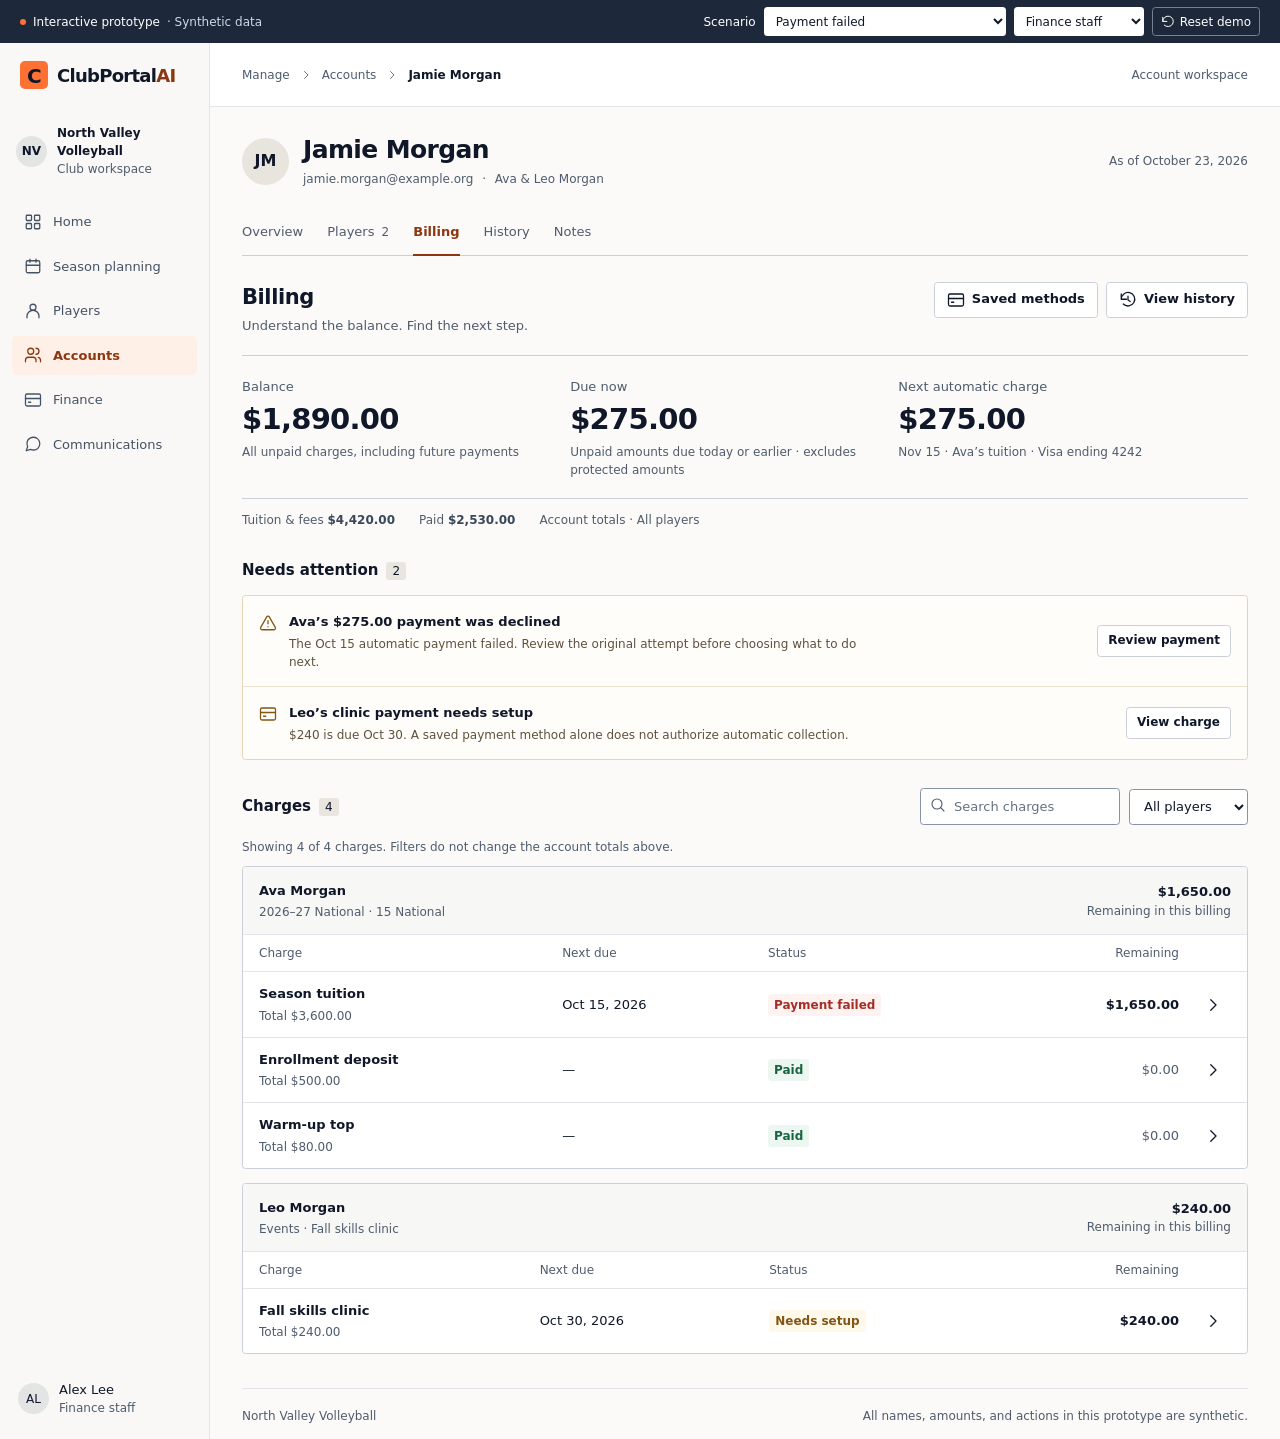
<file: account-billing_v2/index.html>
<!doctype html>
<html lang="en">
<head>
  <meta charset="utf-8">
  <meta name="viewport" content="width=device-width, initial-scale=1">
  <meta name="description" content="Interactive Account Billing prototype using synthetic data.">
  <meta http-equiv="Content-Security-Policy" content="default-src 'self'; script-src 'self'; style-src 'self' 'unsafe-inline'; img-src 'self' data:; connect-src 'none'; base-uri 'none'; form-action 'none'">
  <title>Account Billing · ClubPortalAI prototype</title>
  <link rel="stylesheet" href="./styles.css">
  <script src="./app.js" defer></script>
</head>
<body>
  <a class="skip-link" href="#main">Skip to Billing</a>
  <div class="demo-bar" aria-label="Prototype controls">
    <span class="demo-label"><span class="demo-dot"></span>Interactive prototype <span class="demo-muted">· Synthetic data</span></span>
    <div class="demo-controls">
      <label for="scenario">Scenario</label>
      <select id="scenario" aria-label="Scenario">
        <option value="failed">Payment failed</option>
        <option value="unknown">Payment outcome unknown</option>
        <option value="healthy">Payments on track</option>
        <option value="split">Split payer · 70 / 30</option>
        <option value="returned">ACH payment returned</option>
        <option value="noncash">Noncash adjustment</option>
        <optgroup label="After you submit a payment">
          <option value="submit-declined">Submit → Declined</option>
          <option value="submit-unknown">Submit → Outcome unknown</option>
          <option value="receipt-error">Submit → Receipt not sent</option>
        </optgroup>
        <option value="empty">No billing yet</option>
        <option value="error">Loading error</option>
      </select>
      <label class="sr-only" for="access">Demo access</label>
      <select id="access" aria-label="Demo access"><option value="finance">Finance staff</option><option value="readonly">View only</option></select>
      <button id="reset" class="demo-reset" type="button"><span data-icon="reset"></span>Reset demo</button>
    </div>
  </div>

  <div class="app-shell">
    <aside class="sidebar" id="sidebar" aria-label="Club navigation">
      <div class="brand"><span class="brand-mark">C</span><span>ClubPortal<span class="brand-ai">AI</span></span></div>
      <div class="club-name"><span class="club-avatar">NV</span><div>North Valley Volleyball<span class="muted small">Club workspace</span></div></div>
      <div class="nav-items">
        <span class="nav-item"><span data-icon="grid"></span>Home</span>
        <span class="nav-item"><span data-icon="calendar"></span>Season planning</span>
        <span class="nav-item"><span data-icon="player"></span>Players</span>
        <span class="nav-item selected" aria-current="page"><span data-icon="users"></span>Accounts</span>
        <span class="nav-item"><span data-icon="card"></span>Finance</span>
        <span class="nav-item"><span data-icon="message"></span>Communications</span>
      </div>
      <div class="sidebar-bottom"><span class="staff-avatar">AL</span><div>Alex Lee<span class="muted small" id="sidebar-role">Finance staff</span></div></div>
    </aside>

    <div class="workspace">
      <header class="topbar">
        <button id="nav-toggle" class="icon-button mobile-only" type="button" aria-label="Open navigation" aria-expanded="false" aria-controls="sidebar"><span data-icon="menu"></span></button>
        <div class="breadcrumbs"><span>Manage</span><span data-icon="chevron"></span><span>Accounts</span><span data-icon="chevron"></span><strong>Jamie Morgan</strong></div>
        <span class="topbar-context">Account workspace</span>
      </header>
      <main id="main" tabindex="-1">
        <header class="account-header">
          <div class="account-identity"><span class="account-avatar">JM</span><div><h1>Jamie Morgan</h1><p>jamie.morgan@example.org <span class="contact-separator">·</span> Ava &amp; Leo Morgan</p></div></div>
          <span class="as-of">As of October 23, 2026</span>
        </header>
        <nav class="account-tabs" aria-label="Account workspace">
          <button type="button" data-tab="overview">Overview</button>
          <span>Players <span class="tab-count">2</span></span>
          <button type="button" data-tab="billing" class="active" aria-current="page">Billing</button>
          <button type="button" data-tab="history">History</button>
          <span>Notes</span>
        </nav>
        <div id="page-content" class="page-content" aria-busy="true">
          <div class="skeleton skeleton-heading"></div><div class="skeleton skeleton-summary"></div><div class="skeleton skeleton-row"></div><div class="skeleton skeleton-row"></div>
        </div>
        <noscript><p class="notice">Enable JavaScript to explore this interactive prototype. It contains synthetic data only.</p></noscript>
        <footer class="page-footer">North Valley Volleyball <span>All names, amounts, and actions in this prototype are synthetic.</span></footer>
      </main>
    </div>
  </div>

  <dialog id="inspector" class="drawer" aria-labelledby="drawer-title">
    <header class="drawer-header"><div><p class="drawer-context" id="drawer-context"></p><h2 id="drawer-title"></h2></div><button type="button" class="icon-button" data-close="inspector" aria-label="Close details"><span data-icon="close"></span></button></header>
    <div class="drawer-body" id="drawer-body"></div>
    <footer class="drawer-footer" id="drawer-footer"></footer>
  </dialog>
  <dialog id="action-dialog" class="modal" aria-labelledby="action-title">
    <header class="drawer-header"><h2 id="action-title"></h2><button type="button" class="icon-button" data-close="action-dialog" aria-label="Close action"><span data-icon="close"></span></button></header>
    <div class="drawer-body" id="action-body"></div>
    <footer class="drawer-footer" id="action-footer"></footer>
  </dialog>
  <div id="announcement" class="sr-only" role="status" aria-live="polite"></div>
</body>
</html>
</file>
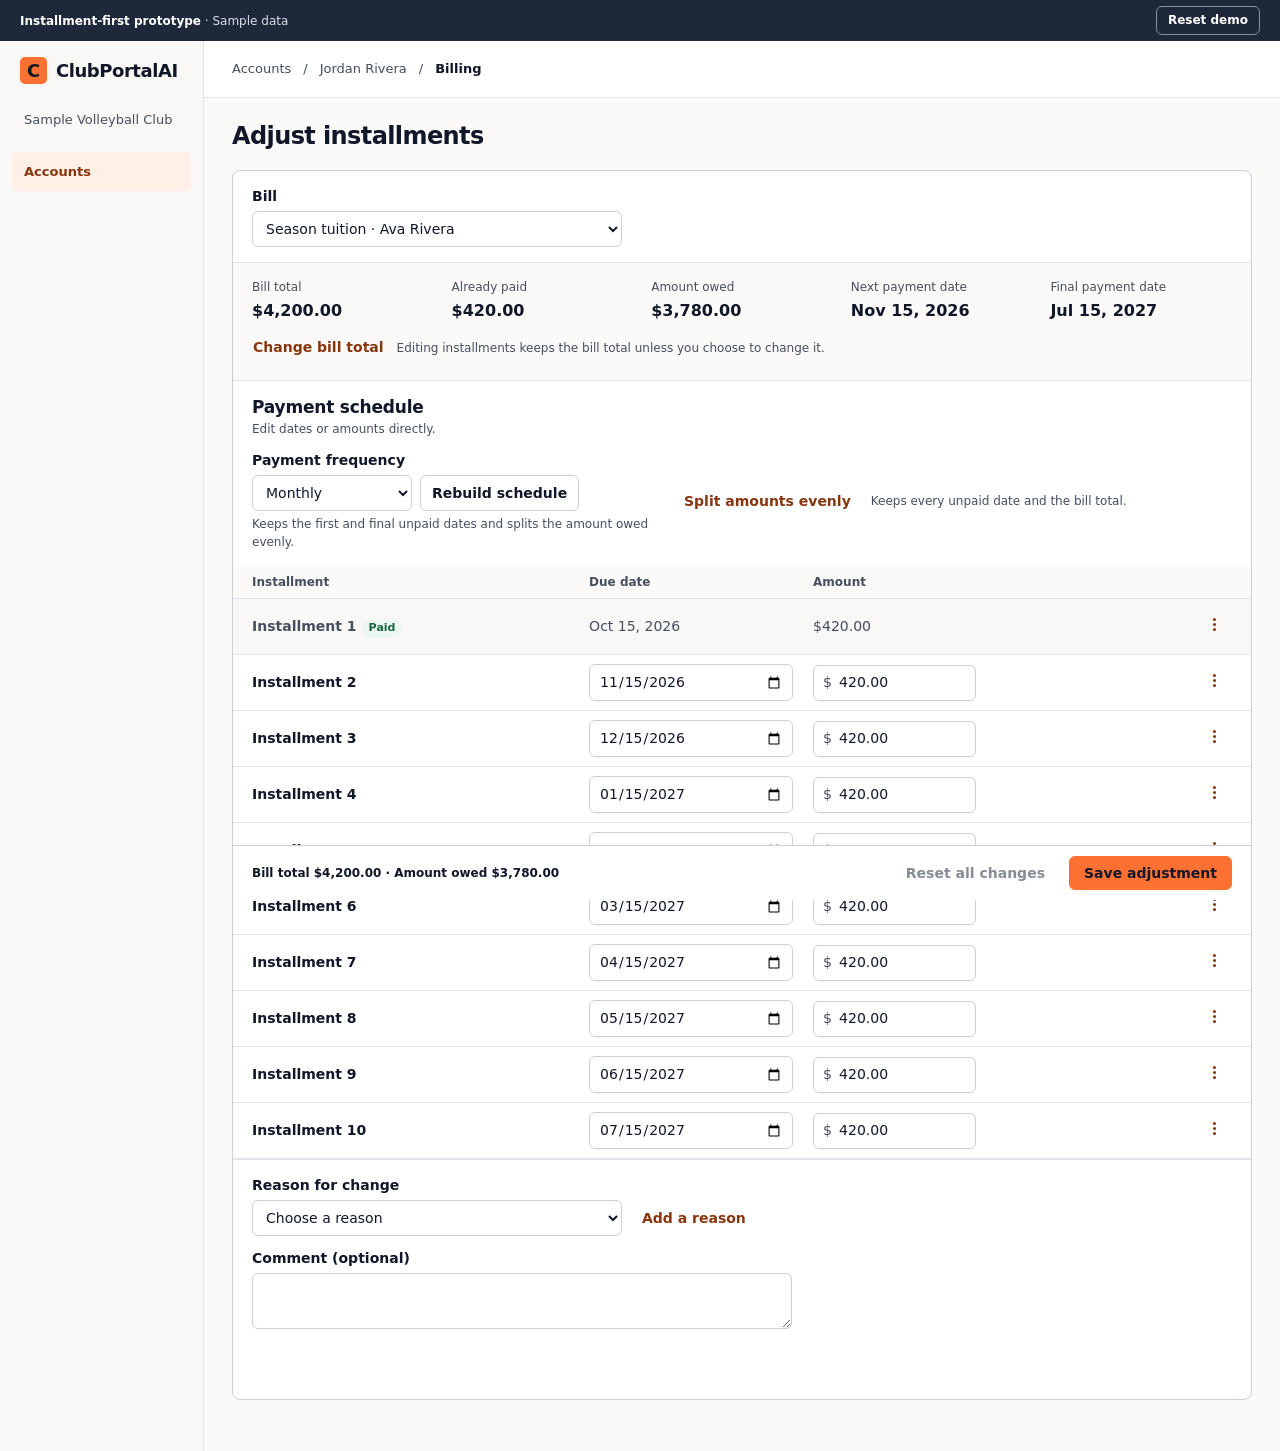
<file: billing-adjustments/index.html>
<!doctype html>
<html lang="en">
<head>
<meta charset="utf-8">
<meta name="viewport" content="width=device-width, initial-scale=1">
<meta name="color-scheme" content="light">
<title>Adjust installments · ClubPortalAI prototype</title>
<link rel="stylesheet" href="ledger.css">
<link rel="stylesheet" href="installments.css">
<script src="installments.js" defer></script>
</head>
<body>
<a class="skip" href="#main">Skip to adjustment</a>
<div class="demo"><span><b>Installment-first prototype</b><span class="demo-detail"> · Sample data</span></span><button id="reset" class="quiet">Reset demo</button></div>
<div class="shell">
  <aside aria-label="ClubPortalAI staff workspace">
    <div class="brand"><span class="brand-mark">C</span> ClubPortalAI</div>
    <div class="club">Sample Volleyball Club</div>
    <div class="nav-item selected" aria-current="page">Accounts</div>
  </aside>
  <div class="workspace">
    <header class="topbar"><span>Accounts</span><span aria-hidden="true">/</span><span>Jordan Rivera</span><span aria-hidden="true">/</span><strong>Billing</strong></header>
    <main id="main">
      <header class="page-heading"><h1>Adjust installments</h1></header>
      <section class="panel" aria-labelledby="bill-label">
        <div class="pad">
          <label id="bill-label" for="bill">Bill</label>
          <select id="bill">
            <option value="tuition">Season tuition · Ava Rivera</option>
            <option value="clinic">Winter skills clinic · Ava Rivera</option>
            <option value="travel">Travel fee · Ava Rivera</option>
            <option value="paid">Uniform · Ava Rivera (paid)</option>
          </select>
        </div>
        <div class="installment-summary pad">
          <dl aria-live="polite" aria-atomic="true">
            <div><dt>Bill total</dt><dd id="obligation-total"></dd></div>
            <div><dt>Already paid</dt><dd id="paid"></dd></div>
            <div><dt>Amount owed</dt><dd id="owed"></dd></div>
            <div><dt>Next payment date</dt><dd id="next"></dd></div>
            <div><dt>Final payment date</dt><dd id="final"></dd></div>
          </dl>
          <div class="summary-actions">
            <button id="edit-obligation" class="ghost" aria-controls="obligation-editor" aria-expanded="false">Change bill total</button>
            <p id="summary-note" class="small muted"></p>
          </div>
          <form id="obligation-editor" class="obligation-editor" hidden>
            <div>
              <label for="obligation-input">New bill total</label>
              <div class="money-input"><span aria-hidden="true">$</span><input id="obligation-input" inputmode="decimal" autocomplete="off" aria-describedby="obligation-help"></div>
            </div>
            <button type="submit">Apply total</button>
            <button type="button" class="ghost" id="cancel-obligation">Cancel</button>
            <p class="small muted" id="obligation-help">Splits the new amount owed evenly across the unpaid payment dates.</p>
            <p class="error small" id="obligation-error" role="status"></p>
          </form>
        </div>
        <section id="schedule" aria-labelledby="schedule-title">
          <header class="section-bar schedule-header">
            <div><h2 id="schedule-title">Payment schedule</h2><p id="schedule-help" class="small muted"></p></div>
            <div id="helpers" class="installment-tools">
              <div class="date-tools">
                <div class="frequency-controls">
                  <div><label for="interval">Payment frequency</label><select id="interval" aria-describedby="repeat-help">
                    <option value="month">Monthly</option><option value="14">Every two weeks</option><option value="7">Weekly</option>
                  </select></div>
                  <button id="repeat" aria-describedby="repeat-help">Rebuild schedule</button>
                </div>
                <p class="small muted" id="repeat-help">Keeps the first and final unpaid dates and splits the balance evenly.</p>
              </div>
              <div class="amount-tools">
                <button id="split" class="ghost" aria-describedby="split-help">Split amounts evenly</button>
                <p class="small muted" id="split-help">Keeps every unpaid date and the bill total.</p>
              </div>
            </div>
          </header>
          <table class="ledger">
            <thead><tr><th scope="col">Installment</th><th scope="col">Due date</th><th scope="col">Amount</th><th scope="col"><span class="sr-only">Row actions</span></th></tr></thead>
            <tbody id="rows">
              <tr id="difference-panel" class="difference-row" hidden>
                <td colspan="4">
                  <div class="pad difference-panel">
                    <p id="difference-message" role="status" tabindex="-1" aria-describedby="difference-review-note"></p>
                    <p id="difference-review-note" class="small muted" role="status"></p>
                    <fieldset class="difference-choices" aria-labelledby="difference-message">
                      <div class="choice" id="move-choice">
                        <input type="radio" name="resolve" id="resolve-move" value="move" aria-describedby="move-note">
                        <label for="resolve-move" id="move-label"></label>
                        <select id="later-payment" aria-label="Later payment"></select>
                        <span class="hint" id="move-note"></span>
                      </div>
                      <div class="choice" id="spread-choice">
                        <input type="radio" name="resolve" id="resolve-spread" value="spread" aria-describedby="spread-note">
                        <label for="resolve-spread" id="spread-label"></label>
                        <span class="hint" id="spread-note"></span>
                      </div>
                      <p id="no-later-payment" class="small muted" hidden></p>
                      <div class="choice" id="total-choice">
                        <input type="radio" name="resolve" id="resolve-total" value="total" aria-describedby="new-obligation">
                        <label for="resolve-total" id="total-label"></label>
                        <span class="hint" id="new-obligation"></span>
                      </div>
                      <div class="difference-actions">
                        <button type="button" class="ghost" id="cancel-difference">Cancel</button>
                        <button type="button" id="apply-difference">Apply</button>
                      </div>
                    </fieldset>
                  </div>
                </td>
              </tr>
            </tbody>
          </table>
          <button id="add" hidden>Add installment</button>
        </section>
        <div class="pad reason-area" id="notes">
          <div id="treatment-field">
            <label for="treatment">Reason for change</label>
            <div class="reason-choice">
              <select id="treatment"></select>
              <button type="button" id="add-reason" class="ghost" aria-controls="reason-editor" aria-expanded="false">Add a reason</button>
            </div>
            <form id="reason-editor" class="obligation-editor reason-editor" hidden>
              <div>
                <label for="reason-input">New reason</label>
                <input id="reason-input" maxlength="80" autocomplete="off" aria-describedby="reason-help reason-error">
              </div>
              <button type="submit">Add reason</button>
              <button type="button" class="ghost" id="cancel-reason">Cancel</button>
              <p id="reason-help" class="small muted">Available for future adjustments in this browser.</p>
              <p id="reason-error" class="error small" role="status"></p>
            </form>
          </div>
          <label for="comment">Comment (optional)</label>
          <textarea id="comment" rows="2"></textarea>
        </div>
        <div id="save-bar" class="save-bar">
          <p id="save-totals" class="save-totals small"></p>
          <p id="error" class="error small" role="status"></p>
          <p id="save-status" class="small" role="status" tabindex="-1"></p>
          <div class="actions">
            <button id="undo" class="ghost" title="Restore this bill to its last saved values" disabled>Reset all changes</button>
            <button id="save" class="primary">Save adjustment</button>
          </div>
        </div>
      </section>
    </main>
  </div>
</div>
</body>
</html>
</file>
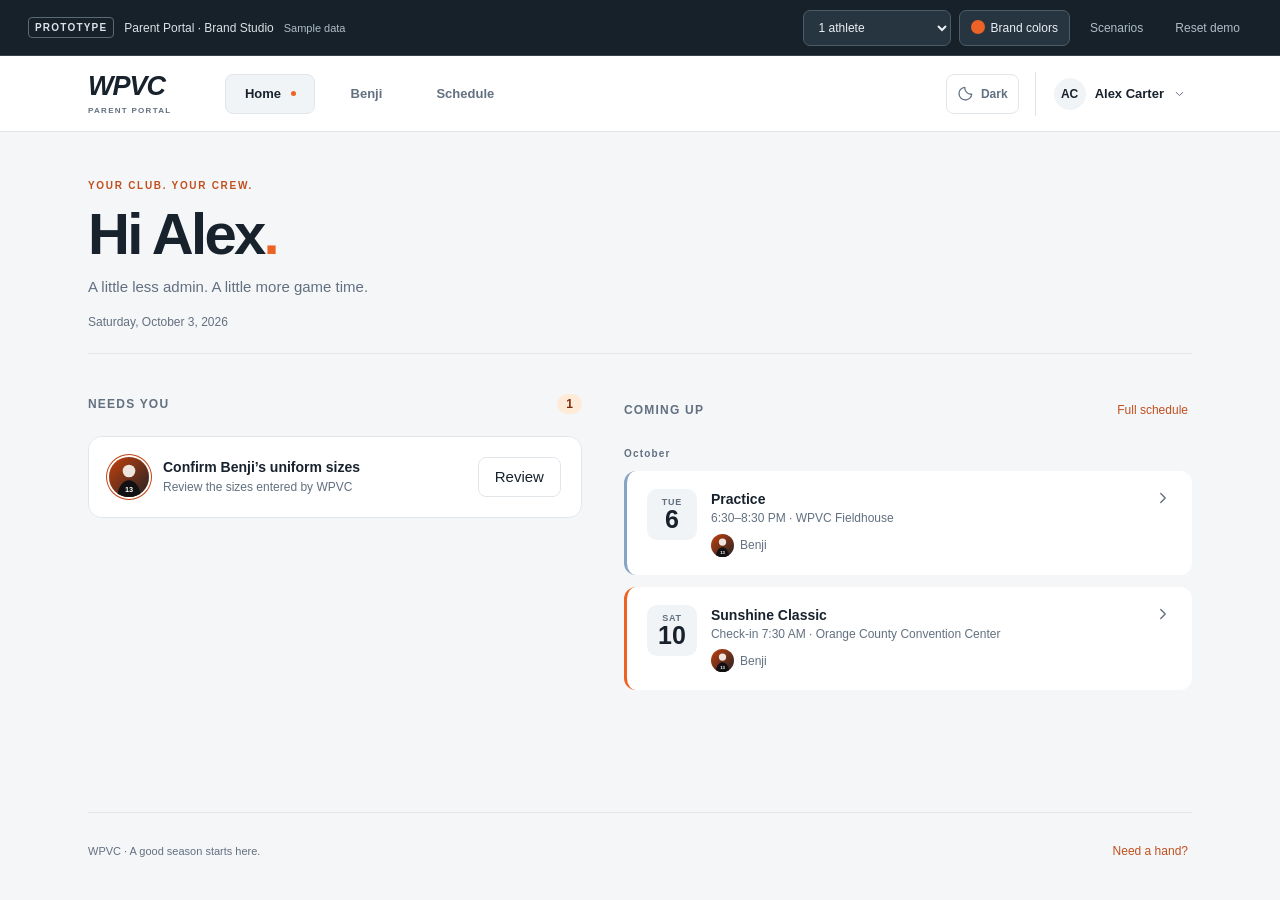
<file: events/index.html>
<!doctype html>
<!-- Disposable parent UX prototype. Synthetic data; no production services. -->
<html lang="en" data-theme="light"><head><meta charset="utf-8"><meta name="viewport" content="width=device-width,initial-scale=1,viewport-fit=cover"><link rel="icon" href="data:,">
<meta name="theme-color" content="#f5f6f8"><title>WPVC · Parent Portal · Brand Studio</title><style>
/* Layout: guide panel (model, flows, live nav map) beside a working phone; stacks on narrow screens */
:root{
  --bg:#ECEAE5; --panel:#FFFFFF; --fg:#17171B; --muted:#5A5A62; --line:#DCD9D2; --accent:var(--brand-ink); --accent-soft:#FBE7DA; --node:#F4F2EE;
  --display:'Barlow Condensed','Arial Narrow',sans-serif; --body:'Barlow','Helvetica Neue',Arial,sans-serif;
}
@media (prefers-color-scheme: dark){:root:not([data-theme="light"]){--bg:#121214;--panel:#1C1C20;--fg:#EDEDEF;--muted:#A3A3AC;--line:#33333A;--accent:var(--brand-color);--accent-soft:#3A2418;--node:#26262B;color-scheme:dark}}
:root[data-theme="dark"]{--bg:#121214;--panel:#1C1C20;--fg:#EDEDEF;--muted:#A3A3AC;--line:#33333A;--accent:var(--brand-color);--accent-soft:#3A2418;--node:#26262B;color-scheme:dark}
html,body{height:auto}
body{background:var(--bg);color:var(--fg);font-family:var(--body);font-size:15px;padding-inline:16px;padding-block:24px 40px}
.wrap{max-width:1180px;margin:0 auto;display:flex;flex-wrap:wrap;gap:32px;align-items:flex-start;justify-content:center}
.guide{flex:1 1 380px;min-width:0;max-width:560px;display:flex;flex-direction:column;gap:20px}
.guide h1{font-family:var(--display);font-weight:700;font-size:40px;line-height:1;margin:0;text-wrap:balance}
.guide h2{font-family:var(--display);font-weight:600;font-size:14px;letter-spacing:1.3px;text-transform:uppercase;color:var(--muted);margin:0 0 10px}
.lede{color:var(--muted);line-height:1.5;margin:6px 0 0;max-width:60ch}
.box{background:var(--panel);border:1px solid var(--line);border-radius:14px;padding:16px}
.rule{display:grid;grid-template-columns:repeat(2,minmax(0,1fr));gap:10px}
.rule div{background:var(--node);border-radius:10px;padding:10px 12px;line-height:1.35}
.rule b{display:block;font-family:var(--display);font-size:19px}
.rule span{color:var(--muted);font-size:13px}
.flows{display:flex;flex-direction:column;gap:8px}
.flowbtn{display:flex;gap:12px;align-items:flex-start;text-align:left;background:var(--node);border:1px solid transparent;border-radius:12px;padding:12px;font:inherit;color:var(--fg);cursor:pointer}
.flowbtn:hover{border-color:var(--line)}
.flowbtn:focus-visible,.ctl:focus-visible{outline:2px solid var(--accent);outline-offset:2px}
.flowbtn .n{flex:none;width:28px;height:28px;border-radius:50%;background:var(--fg);color:var(--panel);display:flex;align-items:center;justify-content:center;font-weight:700;font-size:13px}
.flowbtn b{display:block;font-size:15px}
.flowbtn span{display:block;color:var(--muted);font-size:13px;line-height:1.4;margin-top:2px}
.controls{display:flex;flex-wrap:wrap;gap:8px;align-items:center}
.ctl{font:inherit;font-weight:600;font-size:14px;min-height:40px;padding:0 14px;border-radius:999px;border:1px solid var(--line);background:var(--panel);color:var(--fg);cursor:pointer}
.ctl[aria-pressed="true"]{background:var(--fg);color:var(--panel);border-color:var(--fg)}
.map{font-size:14px;display:flex;flex-direction:column;gap:4px}
.map .nd{display:flex;align-items:center;gap:8px;padding:6px 10px;border-radius:8px;background:var(--node);transition:background .15s,color .15s}
.map .nd.sub{margin-left:22px}
.map .nd.sh{margin-left:22px;border:1px dashed var(--line);background:transparent}
.map .nd small{color:var(--muted);margin-left:auto;font-size:12px;text-align:right}
.map .nd.on{background:var(--accent-soft);color:var(--fg);box-shadow:inset 3px 0 0 var(--accent)}
.map .grp{font-size:12px;font-weight:600;letter-spacing:1px;text-transform:uppercase;color:var(--muted);margin:8px 0 2px}
.note{font-size:13px;color:var(--muted);line-height:1.45}
@media (prefers-reduced-motion: reduce){*{transition:none!important;animation:none!important}}

/* ---------- Phone (the app itself keeps one light look, like the product) ---------- */
.phonewrap{flex:0 1 412px;min-width:0;display:flex;justify-content:center}
.phone{width:100%;max-width:400px;height:800px;border-radius:44px;background:#0B0B0D;padding:10px;box-sizing:border-box;box-shadow:0 30px 60px -30px rgba(0,0,0,.45)}
.screen{position:relative;width:100%;height:100%;border-radius:34px;overflow:hidden;background:#F5F4F0;color:#16161A;font-family:var(--body);display:flex;flex-direction:column}
.screen button{font:inherit;color:inherit}
.screen :focus-visible{outline:2px solid var(--brand-ink);outline-offset:2px}
.top{flex:none;height:56px;background:#111113;border-bottom:3px solid var(--brand-color);display:flex;align-items:center;justify-content:space-between;padding:0 6px 0 16px}
.brand{display:flex;align-items:baseline;gap:8px}
.brand i{font-family:var(--display);font-weight:800;font-size:26px;color:var(--brand-color)}
.brand span{color:#fff;font-size:13px;font-weight:500}
.iconbtn{width:44px;height:44px;display:flex;align-items:center;justify-content:center;background:none;border:0;cursor:pointer;color:#fff!important;position:relative}
.dot{position:absolute;top:10px;right:10px;width:8px;height:8px;border-radius:50%;background:var(--brand-color)}
.body{flex:1;min-height:0;overflow-y:auto;scrollbar-width:none}
.body::-webkit-scrollbar{display:none}
.pad{padding:18px 16px 28px;display:flex;flex-direction:column;gap:24px}
.h1{font-family:var(--display);font-weight:700;font-size:32px;line-height:1.05;margin:0}
.h2{font-family:var(--display);font-weight:600;font-size:15px;letter-spacing:1.2px;text-transform:uppercase;color:#55555D;margin:0}
.sec{display:flex;flex-direction:column;gap:10px}
.sechead{display:flex;align-items:center;justify-content:space-between;min-height:28px}
.card{background:#fff;border:1px solid #E6E4DE;border-radius:14px;overflow:hidden}
.row{display:flex;align-items:center;gap:12px;padding:13px 16px;min-height:44px;background:#fff;border:0;width:100%;text-align:left;box-sizing:border-box}
button.row{cursor:pointer}
button.row:hover{background:#FAF9F6}
.row + .row,.dayhead + .row{border-top:1px solid #EFEDE8}
.dayhead{display:flex;justify-content:space-between;align-items:center;padding:9px 16px;background:#FAF9F6;font-weight:700;font-size:14px}
.row + .dayhead{border-top:1px solid #EFEDE8}
.grow{flex:1;min-width:0}
.t{font-weight:600;font-size:15px}
.m{color:#5B5B63;font-size:13px;line-height:1.35}
.chip{display:inline-flex;align-items:center;font-size:12px;font-weight:600;padding:3px 9px;border-radius:999px;white-space:nowrap}
.ok{background:#E3F2E7;color:#14532D}.warn{background:#FDEBD8;color:#7C2D12}.neutral{background:#EFEDE8;color:#45454C}.dark{background:#16161A;color:#fff}.bad{background:#FCE4E4;color:#991B1B}.info{background:#E0EAFB;color:#1E3A8A}
.fld{display:flex;flex-direction:column;gap:6px}.fld label{font-size:13px;font-weight:600;color:#3F3F46}.fld input{font:inherit;font-size:16px;min-height:44px;border:1px solid #D6D3CC;border-radius:10px;padding:0 12px;background:#fff;color:#16161A}.fld input:focus{outline:2px solid var(--brand-ink);outline-offset:1px;border-color:var(--brand-ink)}.fld .hint{font-size:12px;color:#5B5B63}
.av{border-radius:50%;display:inline-flex;align-items:center;justify-content:center;font-weight:700;color:#fff;flex:none}
.a40{width:40px;height:40px;font-size:14px}.a32{width:32px;height:32px;font-size:12px}.a96{width:96px;height:96px;font-size:30px}.a160{width:160px;height:160px;font-size:48px}
.av{position:relative;overflow:visible}.av img{width:100%;height:100%;object-fit:cover;border-radius:50%;display:block}.av.hasph{box-shadow:0 0 0 2px #fff,0 0 0 4px var(--ring)}.a28.hasph,.a32.hasph{box-shadow:0 0 0 2px var(--ring)}
.ghost{background:#E6E4DE;color:#8A8A92}.ghost svg{width:60%;height:60%}
.avedit{position:relative;background:none;border:0;padding:0;cursor:pointer;border-radius:50%;flex:none}.avedit .cam{position:absolute;right:-2px;bottom:-2px;width:26px;height:26px;border-radius:50%;background:#16161A;color:#fff;display:flex;align-items:center;justify-content:center;border:2px solid #F5F4F0}.avedit .cam svg{width:14px;height:14px}
.filebtn{position:relative;overflow:hidden}.filebtn input{position:absolute;inset:0;opacity:0;cursor:pointer;font-size:0}.a28{width:28px;height:28px;font-size:11px}.a64{width:64px;height:64px;font-size:22px}
.btn{display:inline-flex;align-items:center;justify-content:center;gap:6px;min-height:44px;padding:0 16px;border-radius:10px;font-weight:600;font-size:15px;cursor:pointer;border:0;box-sizing:border-box}
.pri{background:var(--brand-ink);color:#fff!important}.pri:hover{background:var(--brand-ink)}.pri:disabled{background:#D8D5CE;color:#77777F!important;cursor:not-allowed}
.gho{background:#fff;border:1px solid #D6D3CC}
.sm{min-height:36px;padding:0 12px;font-size:14px}
.full{width:100%}
.link{background:none;border:0;font-weight:600;font-size:14px;color:var(--brand-ink)!important;cursor:pointer;min-height:44px;padding:0 4px}
.back{display:inline-flex;align-items:center;gap:2px;background:none;border:0;font-weight:600;font-size:15px;cursor:pointer;min-height:44px;padding:0 8px 0 0}
.date{width:44px;flex:none;text-align:center;border-radius:10px;background:#F5F4F0;padding:6px 0}
.date b{display:block;font-family:var(--display);font-size:22px;line-height:1}
.date span{display:block;font-size:11px;font-weight:600;text-transform:uppercase;letter-spacing:.6px;color:#5B5B63}
.big{font-family:var(--display);font-weight:700;font-size:34px;line-height:1.1}
.filters{display:flex;gap:8px;overflow-x:auto;scrollbar-width:none;margin:0 -16px;padding:0 16px}
.fchip{flex:none;display:inline-flex;align-items:center;gap:6px;min-height:38px;padding:0 14px 0 10px;border-radius:999px;border:1px solid #D6D3CC;background:#fff;font-weight:600;font-size:14px;cursor:pointer}
.fchip.on{background:#16161A;color:#fff!important;border-color:#16161A}
.fchip .sw{width:10px;height:10px;border-radius:50%}
.tabs{flex:none;display:flex;background:#fff;border-top:1px solid #E6E4DE;padding:0 4px 10px}
.tab{flex:1;display:flex;flex-direction:column;align-items:center;justify-content:center;gap:3px;background:none;border:0;font-size:11px;font-weight:600;cursor:pointer;min-height:58px;color:#5B5B63!important}
.tab.on{color:var(--brand-ink)!important}
svg.i{width:22px;height:22px;fill:none;stroke:currentColor;stroke-width:1.8;stroke-linecap:round;stroke-linejoin:round;flex:none}
svg.s{width:18px;height:18px}
.scrim{position:absolute;inset:0;background:rgba(17,17,19,.5);display:flex;flex-direction:column;justify-content:flex-end;z-index:5;animation:fade .18s ease-out}
.scrim .close{flex:1;background:none;border:0;cursor:pointer}
.sheet{background:#fff;border-radius:22px 22px 0 0;padding:10px 16px 26px;display:flex;flex-direction:column;gap:14px;max-height:88%;overflow-y:auto;animation:up .22s ease-out}
.grab{width:40px;height:4px;border-radius:2px;background:#D6D3CC;align-self:center}
.radio{width:22px;height:22px;border-radius:50%;border:2px solid #A8A6A0;box-sizing:border-box;display:flex;align-items:center;justify-content:center;flex:none}
.radio.on{border-color:var(--brand-ink)}.radio.on::after{content:"";width:10px;height:10px;border-radius:50%;background:var(--brand-ink)}
.check{width:22px;height:22px;border-radius:6px;border:2px solid #A8A6A0;box-sizing:border-box;display:flex;align-items:center;justify-content:center;flex:none;color:#fff}
.check.on{background:var(--brand-ink);border-color:var(--brand-ink)}
.steps{display:flex;gap:6px}.steps span{flex:1;height:4px;border-radius:2px;background:#E6E4DE}.steps span.on{background:var(--brand-ink)}
.toast{position:absolute;left:16px;right:16px;bottom:84px;background:#16161A;color:#fff;border-radius:12px;padding:12px 14px;font-weight:600;font-size:14px;display:flex;gap:10px;align-items:center;z-index:6;animation:up .2s ease-out}
.push{position:absolute;left:10px;right:10px;top:10px;z-index:7;display:flex;gap:12px;align-items:center;text-align:left;background:rgba(30,30,34,.94);color:#fff!important;border:0;border-radius:18px;padding:12px 14px;cursor:pointer;animation:down .25s ease-out;box-shadow:0 10px 30px rgba(0,0,0,.3)}
.push .ic{width:38px;height:38px;border-radius:10px;background:#111113;border:1px solid #333;display:flex;align-items:center;justify-content:center;font-family:var(--display);font-style:italic;font-weight:800;color:var(--brand-color);font-size:14px;flex:none}
.stack{display:flex;flex:none}.stack .av{border:2px solid #fff;margin-left:-8px}.stack .av:first-child{margin-left:0}
.coachav{background:#16161A;color:var(--brand-color)}
.jersey{width:40px;height:40px;flex:none;border-radius:10px;border:1.5px solid #D6D3CC;background:#F5F4F0;display:flex;align-items:center;justify-content:center;font-family:var(--display);font-weight:700;font-size:20px;font-variant-numeric:tabular-nums;box-sizing:border-box}
.posab{font-family:var(--display);font-weight:700;font-size:15px;letter-spacing:.5px;color:#55555D;min-width:34px;text-align:right}
.poslegend{display:flex;flex-wrap:wrap;gap:6px 12px;font-size:12px;color:#5B5B63}.poslegend b{color:#16161A}
.empty{padding:26px 20px;text-align:center;display:flex;flex-direction:column;align-items:center;gap:6px}

.athgrid{display:grid;grid-template-columns:1fr;gap:14px}
.playercard{--player:var(--brand-ink);position:relative;border:1px solid #E6E4DE;border-radius:18px;background:#fff;overflow:hidden;box-shadow:0 10px 26px -24px rgba(17,17,19,.55)}
.playercard::before{content:"";position:absolute;left:0;top:0;bottom:0;width:4px;background:var(--player);z-index:2}
.athcard{display:block;width:100%;padding:0;text-align:left;cursor:pointer;color:inherit}
.athcard:hover{border-color:#D6D3CC;box-shadow:0 14px 32px -24px rgba(17,17,19,.65)}
.playerhero{position:relative;padding:18px 18px 16px 20px;background:linear-gradient(135deg,color-mix(in srgb,var(--player) 11%,#fff),#fff 72%)}
.playernumghost{position:absolute;right:12px;top:-10px;font-family:var(--display);font-weight:800;font-style:italic;font-size:86px;line-height:1;color:var(--player);opacity:.075;pointer-events:none}
.playeridentity{position:relative;display:flex;align-items:center;gap:14px;z-index:1}
.playeridentity .av{box-shadow:0 0 0 3px #fff,0 8px 24px -14px rgba(17,17,19,.65)}
.playername{font-family:var(--display);font-size:25px;line-height:1;font-weight:700;margin:0 0 5px}
.playerteam{font-size:13px;font-weight:600;color:#55555D;line-height:1.3;max-width:225px}
.playerfacts{display:grid;grid-template-columns:repeat(3,minmax(0,1fr));border-top:1px solid #EFEDE8;background:#fff}
.playerfact{padding:11px 12px 12px;text-align:center;min-width:0}
.playerfact + .playerfact{border-left:1px solid #EFEDE8}
.playerfact b{display:block;font-family:var(--display);font-weight:700;font-size:20px;line-height:1.05;white-space:nowrap;overflow:hidden;text-overflow:ellipsis}
.playerfact span{display:block;color:#77777F;font-size:10px;font-weight:700;text-transform:uppercase;letter-spacing:.75px;margin-top:3px}
.athactions{border-top:1px solid #EFEDE8;background:#fff}
.athaction{display:flex;align-items:center;gap:12px;width:100%;padding:13px 14px 13px 18px;border:0;border-top:1px solid #EFEDE8;background:#fff;text-align:left;cursor:pointer;box-sizing:border-box}
.athaction:first-child{border-top:0}
.athaction:hover{background:#FAF9F6}
.athaction.disabled{cursor:default;opacity:.55}
.athactionicon{width:36px;height:36px;border-radius:10px;background:#F5F4F0;display:flex;align-items:center;justify-content:center;flex:none}
.athactionicon svg{width:19px;height:19px}
.athcallout{margin:12px 14px 0 18px;padding:12px 13px;border-radius:12px;background:#FFF6EF;border:1px solid #F4D8C8;display:flex;gap:10px;align-items:center}
.playerphotoedit{position:relative;background:none;border:0;padding:0;cursor:pointer;border-radius:50%;flex:none}
.playerphotoedit .cam{position:absolute;right:-2px;bottom:-2px;width:28px;height:28px;border-radius:50%;background:#16161A;color:#fff;display:flex;align-items:center;justify-content:center;border:2px solid #fff}.playerphotoedit .cam svg{width:14px;height:14px}
.destinations{display:flex;flex-direction:column;gap:10px}
.dest{display:flex;align-items:center;gap:14px;padding:16px;background:#fff;border:1px solid #E6E4DE;border-radius:14px;width:100%;text-align:left;cursor:pointer;box-sizing:border-box}
.dest:hover{background:#FAF9F6}
.desticon{width:42px;height:42px;border-radius:11px;background:#F5F4F0;display:flex;align-items:center;justify-content:center;flex:none}
.heroLine{display:flex;align-items:center;gap:14px}
.quiet{color:#5B5B63;font-size:13px;line-height:1.4}
.flowpage{min-height:100%;display:flex;flex-direction:column}
.flowpage .flowbody{flex:1;display:flex;flex-direction:column;gap:18px}
.flowfoot{position:sticky;bottom:0;background:#F5F4F0;padding-top:10px}
.passbox{display:flex;gap:16px;align-items:center;padding:16px;background:#111113;color:#fff;border-radius:14px}
.qr{width:96px;height:96px;flex:none;border:8px solid #fff;box-sizing:border-box;background-color:#fff;background-image:linear-gradient(90deg,#111 50%,transparent 50%),linear-gradient(#111 50%,transparent 50%);background-size:14px 14px;background-position:0 0,7px 7px;position:relative}
.qr::after{content:"WPVC";position:absolute;inset:27px 10px;background:#fff;color:#111;display:flex;align-items:center;justify-content:center;font-family:var(--display);font-weight:800;font-size:13px;letter-spacing:.5px}
.switch{width:46px;height:26px;border-radius:999px;background:#D6D3CC;position:relative;flex:none;transition:.15s}
.switch::after{content:"";position:absolute;width:20px;height:20px;border-radius:50%;background:#fff;top:3px;left:3px;box-shadow:0 1px 4px rgba(0,0,0,.2);transition:.15s}
.switch.on{background:var(--brand-ink)}.switch.on::after{transform:translateX(20px)}
.pricecompare{display:grid;grid-template-columns:1fr 1fr;border:1px solid #E6E4DE;border-radius:12px;overflow:hidden;background:#fff}
.pricecompare>div{padding:12px}.pricecompare>div+div{border-left:1px solid #EFEDE8}.pricecompare b{display:block;font-family:var(--display);font-size:21px}.pricecompare span{font-size:12px;color:#5B5B63}
@keyframes up{from{transform:translateY(24px);opacity:.4}to{transform:none;opacity:1}}
@keyframes down{from{transform:translateY(-24px);opacity:.4}to{transform:none;opacity:1}}
@keyframes fade{from{opacity:0}to{opacity:1}}
@media (max-width:440px){.phone{height:760px;border-radius:0;padding:0;background:none;box-shadow:none}.screen{border-radius:20px;border:1px solid var(--line)}}

.scenario{display:flex;gap:10px;align-items:flex-start;padding:10px 12px;border-radius:11px;background:var(--node);border:1px solid transparent;cursor:pointer;width:100%;text-align:left;color:var(--fg);font:inherit}.scenario:hover{border-color:var(--line)}.scenario .av{margin-top:1px}.scenario b{display:block;font-size:14px}.scenario small{display:block;color:var(--muted);font-size:12px;line-height:1.35;margin-top:2px}.scenarios{display:flex;flex-direction:column;gap:7px}.count{min-width:20px;height:20px;border-radius:999px;display:inline-flex;align-items:center;justify-content:center;background:var(--brand-ink);color:#fff;font-size:11px;font-weight:700}.subtle{background:#FAF9F6}.locked{opacity:.62}.amountgrid{display:grid;grid-template-columns:repeat(3,minmax(0,1fr));gap:8px}.amountchoice{border:1px solid #D6D3CC;background:#fff;border-radius:11px;padding:10px 8px;text-align:center;cursor:pointer}.amountchoice.on{border-color:#16161A;box-shadow:inset 0 0 0 1px #16161A}.amountchoice b{display:block;font-family:var(--display);font-size:18px}.amountchoice span{display:block;font-size:11px;color:#5B5B63;margin-top:2px}.minihero{padding:14px 16px;background:#FAF9F6;border-bottom:1px solid #EFEDE8}.statusline{display:flex;gap:7px;flex-wrap:wrap;margin-top:8px}.callout{padding:14px 16px;border-radius:14px;background:#FFF6EF;border:1px solid #F4D8C8;display:flex;gap:10px;align-items:flex-start}.callout.blue{background:#F2F6FD;border-color:#C7D7F5}.callout.green{background:#F1F8F3;border-color:#CBE7D1}.methodrow{display:flex;gap:10px;align-items:center}.mutedbtn{opacity:.55;pointer-events:none}.sectionnote{padding:10px 12px;border-radius:10px;background:#F5F4F0;color:#5B5B63;font-size:12px;line-height:1.4}.tiny{font-size:11px;color:#77777F}.dangerlink{color:#991B1B!important}.pillnum{font-family:var(--display);font-size:18px;font-weight:700}.taskdot{width:9px;height:9px;border-radius:50%;background:var(--brand-ink);flex:none}.heroStats{display:grid;grid-template-columns:repeat(3,1fr);border-top:1px solid #EFEDE8}.heroStats div{text-align:center;padding:10px}.heroStats div+div{border-left:1px solid #EFEDE8}.heroStats b{display:block;font-family:var(--display);font-size:19px}.heroStats span{display:block;font-size:10px;color:#77777F;text-transform:uppercase;font-weight:700;letter-spacing:.7px;margin-top:2px}.row[aria-disabled="true"]{opacity:.55;cursor:default}.row[aria-disabled="true"]:hover{background:#fff}


/* ---------- Prototype theme switch ---------- */
:root[data-theme="dark"] .screen{background:#141416;color:#F4F4F5}
:root[data-theme="dark"] .screen .h2{color:#B7B7C0}
:root[data-theme="dark"] .screen .m,
:root[data-theme="dark"] .screen .quiet,
:root[data-theme="dark"] .screen .tiny,
:root[data-theme="dark"] .screen .playerteam,
:root[data-theme="dark"] .screen .date span,
:root[data-theme="dark"] .screen .playerfact span,
:root[data-theme="dark"] .screen .pricecompare span,
:root[data-theme="dark"] .screen .amountchoice span,
:root[data-theme="dark"] .screen .sectionnote{color:#AAAAB4}
:root[data-theme="dark"] .screen .card,
:root[data-theme="dark"] .screen .row,
:root[data-theme="dark"] .screen .sheet,
:root[data-theme="dark"] .screen .tabs,
:root[data-theme="dark"] .screen .dest,
:root[data-theme="dark"] .screen .playercard,
:root[data-theme="dark"] .screen .playerfacts,
:root[data-theme="dark"] .screen .athactions,
:root[data-theme="dark"] .screen .athaction,
:root[data-theme="dark"] .screen .pricecompare,
:root[data-theme="dark"] .screen .amountchoice{background:#202024;border-color:#36363D}
:root[data-theme="dark"] .screen button.row:hover,
:root[data-theme="dark"] .screen .athaction:hover,
:root[data-theme="dark"] .screen .dest:hover{background:#29292E}
:root[data-theme="dark"] .screen .row + .row,
:root[data-theme="dark"] .screen .dayhead + .row,
:root[data-theme="dark"] .screen .row + .dayhead,
:root[data-theme="dark"] .screen .playerfacts,
:root[data-theme="dark"] .screen .playerfact + .playerfact,
:root[data-theme="dark"] .screen .athactions,
:root[data-theme="dark"] .screen .athaction,
:root[data-theme="dark"] .screen .heroStats,
:root[data-theme="dark"] .screen .heroStats div+div,
:root[data-theme="dark"] .screen .minihero{border-color:#36363D}
:root[data-theme="dark"] .screen .dayhead,
:root[data-theme="dark"] .screen .minihero,
:root[data-theme="dark"] .screen .subtle,
:root[data-theme="dark"] .screen .sectionnote,
:root[data-theme="dark"] .screen .date,
:root[data-theme="dark"] .screen .athactionicon,
:root[data-theme="dark"] .screen .desticon,
:root[data-theme="dark"] .screen .flowfoot{background:#19191D}
:root[data-theme="dark"] .screen .playerhero{background:linear-gradient(135deg,color-mix(in srgb,var(--player) 18%,#202024),#202024 72%)}
:root[data-theme="dark"] .screen .playeridentity .av{box-shadow:0 0 0 3px #202024,0 8px 24px -14px rgba(0,0,0,.85)}
:root[data-theme="dark"] .screen .av.hasph{box-shadow:0 0 0 2px #202024,0 0 0 4px var(--ring)}
:root[data-theme="dark"] .screen .stack .av{border-color:#202024}
:root[data-theme="dark"] .screen .playerphotoedit .cam,
:root[data-theme="dark"] .screen .avedit .cam{border-color:#202024}
:root[data-theme="dark"] .screen .gho,
:root[data-theme="dark"] .screen .fchip{background:#202024;border-color:#414148;color:#F4F4F5}
:root[data-theme="dark"] .screen .fchip.on{background:#F4F4F5;color:#17171B!important;border-color:#F4F4F5}
:root[data-theme="dark"] .screen .fld label{color:#D4D4D8}
:root[data-theme="dark"] .screen .fld input{background:#19191D;color:#F4F4F5;border-color:#45454D}
:root[data-theme="dark"] .screen .fld .hint{color:#A3A3AC}
:root[data-theme="dark"] .screen .radio,
:root[data-theme="dark"] .screen .check{border-color:#73737E}
:root[data-theme="dark"] .screen .neutral{background:#303036;color:#D4D4D8}
:root[data-theme="dark"] .screen .ok{background:#153522;color:#86EFAC}
:root[data-theme="dark"] .screen .warn{background:#4A2A14;color:#FDBA74}
:root[data-theme="dark"] .screen .bad{background:#4B1F24;color:#FCA5A5}
:root[data-theme="dark"] .screen .info{background:#172D4D;color:#93C5FD}
:root[data-theme="dark"] .screen .dark{background:#F4F4F5;color:#17171B}
:root[data-theme="dark"] .screen .jersey{background:#242429;border-color:#4B4B53;color:#F4F4F5}
:root[data-theme="dark"] .screen .posab,
:root[data-theme="dark"] .screen .poslegend{color:#B7B7C0}
:root[data-theme="dark"] .screen .poslegend b{color:#F4F4F5}
:root[data-theme="dark"] .screen .ghost{background:#303036;color:#9B9BA5}
:root[data-theme="dark"] .screen .callout,
:root[data-theme="dark"] .screen .athcallout{background:#39251B;border-color:#64402D}
:root[data-theme="dark"] .screen .callout.blue{background:#18263B;border-color:#324A70}
:root[data-theme="dark"] .screen .callout.green{background:#163020;border-color:#2C5A3A}
:root[data-theme="dark"] .screen .pricecompare>div+div{border-color:#36363D}
:root[data-theme="dark"] .screen .switch{background:#4B4B53}
:root[data-theme="dark"] .screen .switch::after{background:#F4F4F5}
:root[data-theme="dark"] .screen .passbox{background:#0D0D0F}
:root[data-theme="dark"] .screen .scrim{background:rgba(0,0,0,.62)}
:root[data-theme="dark"] .screen .row[aria-disabled="true"]:hover{background:#202024}


/* Sport studio: a disposable presentation layer over the settled parent journeys. */
:root{--brand-color:#ed6325;--brand-ink:#ad3f0d;--brand-on:#fff;--brand-soft:#fff0e8;--brand-hover:#d8521b;--bg:#f5f6f8;--panel:#fff;--fg:#18222d;--muted:#627080;--line:#e1e6eb;--node:#f1f4f7;--display:'Arial Narrow','Segoe UI',sans-serif;--body:'Segoe UI',Arial,sans-serif;color-scheme:light}
*{box-sizing:border-box}html,body{margin:0;padding:0;min-height:100%;font-family:var(--body)}body{background:var(--bg);font-size:15px}button,input,select{font:inherit}button,a,input,select{touch-action:manipulation}button{transition:background .15s,border-color .15s,transform .15s}button:focus-visible,a:focus-visible,input:focus-visible,select:focus-visible{outline:3px solid var(--brand-ink)!important;outline-offset:3px}.skip-link{position:fixed;top:-80px;left:20px;z-index:40;background:var(--panel);padding:14px;border-radius:8px;color:var(--fg)}.skip-link:focus{top:12px}
.studio-bar{min-height:56px;padding:9px 28px;background:#17212a;color:#dae1e8;display:flex;align-items:center;justify-content:space-between;gap:20px;font-size:12px;border-bottom:1px solid #35414c}.studio-title{display:flex;gap:10px;align-items:center;white-space:nowrap}.lab-pill{font-size:10px;letter-spacing:.12em;font-weight:800;border:1px solid #5b6977;border-radius:4px;padding:4px 6px}.studio-actions{display:flex;gap:8px;align-items:center;flex-wrap:wrap}.studio-bar button,.studio-bar select{color:#eaf0f5;background:#273540;border:1px solid #4b5b67;border-radius:7px;min-height:36px;padding:0 11px;font-size:12px;cursor:pointer}.studio-bar button:hover{background:#354751}.studio-bar button[aria-pressed=true]{background:#fff;color:#17212a}.color-dot{width:14px;height:14px;border-radius:50%;background:var(--brand-color);display:inline-block;margin-right:6px;vertical-align:-2px}.studio-bar .subtle{color:#afbdc8;background:transparent;border-color:transparent}.brand-panel{position:absolute;right:26px;top:64px;width:320px;padding:24px;border:1px solid var(--line);box-shadow:0 14px 60px #17212a25;background:var(--panel);border-radius:16px;z-index:20;color:var(--fg)}.brand-panel[hidden]{display:none}.brand-panel h2{font-size:22px;letter-spacing:-.6px;margin:0 0 6px}.brand-panel p{font-size:13px;color:var(--muted);line-height:1.5;margin:0 0 18px}.panel-title{display:flex;justify-content:space-between;gap:14px}.panel-close{border:0;background:var(--node);color:var(--fg);width:32px;height:32px;border-radius:50%;cursor:pointer}.swatches{display:flex;gap:9px;margin-bottom:20px}.swatch{width:38px;height:38px;border-radius:50%;background:var(--swatch);border:3px solid var(--panel);outline:1px solid var(--line);cursor:pointer}.swatch[aria-pressed=true]{outline:2px solid var(--fg);outline-offset:2px}.color-field{display:flex;align-items:center;justify-content:space-between;gap:12px;margin-bottom:16px;font-size:13px;font-weight:600}.color-field input[type=color]{width:60px;height:40px;border:1px solid var(--line);padding:3px;background:var(--panel);border-radius:8px;cursor:pointer}.hex-label{font-family:monospace;font-size:13px;color:var(--muted)}.theme-controls{display:flex;gap:8px;border-top:1px solid var(--line);padding-top:16px}.theme-controls button{flex:1;border:1px solid var(--line);background:var(--panel);color:var(--fg);height:40px;border-radius:7px;cursor:pointer}.theme-controls button[aria-pressed=true]{background:var(--fg);color:var(--panel)}.studio-scenarios{padding:12px 28px;background:var(--panel);border-bottom:1px solid var(--line);font-size:12px;color:var(--muted)}.studio-scenarios[hidden]{display:none}.studio-scenarios button{min-height:36px;background:var(--node);border:1px solid var(--line);color:var(--fg);border-radius:7px;padding:0 12px;margin:3px}
.wrap{display:block;max-width:none;margin:0}.phonewrap{display:block;max-width:none}.phone{display:block;height:auto;width:100%;max-width:none;border-radius:0;padding:0;box-shadow:none;background:transparent}.screen{min-height:calc(100vh - 56px);height:auto;border-radius:0;overflow:visible;background:var(--bg);color:var(--fg)}.top{position:sticky;top:0;z-index:4;background:var(--panel)!important;border-bottom:1px solid var(--line)!important;height:86px;padding:0 max(28px,calc((100vw - 1200px)/2));gap:32px}.brand{gap:10px;flex-shrink:0;align-items:center}.brand i{color:var(--fg)!important;font-family:var(--body);font-size:28px;font-weight:900;letter-spacing:-1.5px;line-height:1;font-style:italic}.brand .brand-caption{display:block;font-size:9px;letter-spacing:.17em;color:var(--muted)!important;font-weight:700;margin-top:5px}.brand-symbol{background:var(--brand-color);color:var(--brand-on);height:42px;width:42px;display:grid;place-items:center;font-size:22px;font-weight:900;font-style:italic;transform:skew(-8deg);border-radius:8px;position:relative}.brand-symbol span{position:absolute;right:4px;top:-5px;font-size:21px}.tabs{padding:0;background:none!important;border:0!important;gap:8px;align-self:stretch;flex:1;max-width:440px;margin:auto}.tab{flex-direction:row;font-size:14px!important;font-weight:600!important;gap:9px;min-height:44px!important;border-radius:0;color:var(--muted)!important;border-bottom:3px solid transparent}.tab svg{width:19px;height:19px}.tab.on{color:var(--brand-ink)!important;border-bottom-color:var(--brand-color);background:linear-gradient(0deg,var(--brand-soft),transparent 75%)}.account-button{display:flex;gap:10px;align-items:center;min-height:44px;background:none;border:0;cursor:pointer;white-space:nowrap}.account-button .av{background:var(--brand-soft);color:var(--brand-ink);border:1px solid var(--line)}.account-name{font-size:13px;font-weight:600}.account-button svg{width:15px;color:var(--muted)}.body{overflow:visible;flex:none;min-height:calc(100vh - 220px)}.pad{width:100%;max-width:1040px;margin:0 auto;padding:44px 28px 64px;gap:26px}.pad:not(.homepad):not(.athletespad):not(.schedulepad){max-width:800px}.homepad{max-width:1160px}.welcome{display:flex;justify-content:space-between;gap:30px;padding:8px 0 30px;border-bottom:1px solid var(--line);align-items:center}.eyebrow{font-size:10px;font-weight:800;letter-spacing:.17em;color:var(--brand-ink);margin-bottom:10px}.h1{font-family:var(--body);font-size:36px;font-weight:800;letter-spacing:-1.25px;line-height:1.15}.welcome .h1{font-size:58px;letter-spacing:-2.7px}.brand-period{color:var(--brand-color)}.welcome-note{margin-top:10px;color:var(--muted);font-size:15px}.welcome-date{font-size:12px;color:var(--muted);margin-top:22px}.homegrid{display:grid;grid-template-columns:1fr 1.15fr;gap:42px;margin-top:8px}.home-left{display:flex;flex-direction:column;gap:34px}.h2{font-family:var(--body);font-size:12px;letter-spacing:.1em;color:var(--muted)!important;font-weight:750}.sec{gap:16px}.sechead{min-height:32px}.card{background:var(--panel)!important;border:1px solid var(--line)!important;border-radius:14px}.row{background:var(--panel);padding:20px;gap:14px}.row+.row,.dayhead+.row{border-color:var(--line)}.t{font-weight:650;font-size:14px;line-height:1.45}.m{font-size:12px;line-height:1.55;color:var(--muted)}.btn{font-size:13px;font-weight:650;border-radius:8px;padding:0 16px}.btn.sm{min-height:40px}.pri,.screen .pri{background:var(--brand-color)!important;color:var(--brand-on)!important}.pri:hover{background:var(--brand-hover)!important}.pri:disabled{background:var(--line)!important;color:var(--muted)!important}.gho{background:var(--panel)!important;border:1px solid var(--line)!important}.link{color:var(--brand-ink)!important;font-size:12px!important;display:inline-flex;gap:4px;align-items:center}.athlete-shortcut{display:flex;align-items:center;gap:18px;background:var(--panel);color:var(--fg);border:1px solid var(--line);padding:22px;border-radius:14px;text-align:left;cursor:pointer}.athlete-shortcut:hover{border-color:var(--brand-color)}.athlete-shortcut .t{font-size:17px}.shortcut-meta{display:inline-block;margin-top:9px;font-size:11px;color:var(--muted)}.monthlabel{font-family:var(--body);font-size:10px;letter-spacing:.12em;color:var(--muted)!important;margin:0 0 8px}.monthgroup{gap:10px}.eventcard{border-radius:12px!important;border-color:var(--line)!important;border-left:3px solid var(--event-accent)!important;box-shadow:none!important;background:var(--panel)!important}.eventcard .row{padding:18px 20px!important;background:transparent!important}.eventcard .date{width:50px;padding:8px 4px;background:var(--node)!important}.date b{font-family:var(--body);font-weight:800;font-size:25px}.date span{font-size:9px;letter-spacing:.08em;color:var(--muted)}.eventcard.event-practice{--event-accent:#86a4c4}.eventcard.event-tournament{--event-accent:var(--brand-color)}.eventcard.event-registered{--event-accent:#339b75}.eventstate{font-size:11px;margin-top:6px}.athgrid{grid-template-columns:repeat(2,minmax(0,1fr));gap:24px}.athletespad,.schedulepad{max-width:1160px}.athgrid.single{max-width:540px;grid-template-columns:1fr}.playercard{background:var(--panel);border:1px solid var(--line);border-radius:16px;box-shadow:none}.playerhero{padding:28px;background:linear-gradient(140deg,color-mix(in srgb,var(--player) 12%,var(--panel)),var(--panel))!important}.playername{font-family:var(--body);font-size:24px;letter-spacing:-.6px;line-height:1.2}.playerteam{color:var(--muted)!important}.playerfacts,.playerfact,.minihero,.athaction{background:var(--panel)!important;border-color:var(--line)!important}.athaction{padding:18px 22px}.athactionicon{background:var(--node)!important;color:var(--muted)}.playerfact b{font-family:var(--body);font-size:17px}.playernumghost{font-family:var(--body);font-weight:900}.playerphotoedit .cam{background:var(--brand-color)!important;color:var(--brand-on)!important}.av.hasph{box-shadow:0 0 0 2px var(--panel),0 0 0 3px var(--ring)}.a28.hasph{box-shadow:none}.a28{width:23px;height:23px}.eventlist{display:grid;grid-template-columns:1fr 1fr;gap:12px}.filters{margin:0;padding:0;flex-wrap:wrap}.fchip{border-color:var(--line)!important;background:var(--panel)!important}.fchip.on{background:var(--brand-soft)!important;color:var(--brand-ink)!important;border-color:var(--brand-color)!important}.fchip{min-height:44px}.screen .radio.on,.screen .check.on{border-color:var(--brand-color)!important}.screen .radio.on:after,.screen .check.on,.screen .steps span.on,.screen .switch.on{background:var(--brand-color)!important}.check.on{color:var(--brand-on)}.flowfoot{background:var(--bg)!important}.big{font-family:var(--body);font-weight:800}.back{color:var(--muted)!important;font-size:13px!important}.portal-footer{max-width:1104px;width:calc(100% - 56px);margin:0 auto;padding:16px 0;border-top:1px solid var(--line);font-size:11px;color:var(--muted);display:flex;justify-content:space-between;align-items:center}.scrim{position:fixed!important;z-index:10;justify-content:center;align-items:center;padding:22px;background:#111d2bcc!important}.scrim>.close{position:absolute;inset:0;flex:none}.sheet{position:relative;width:100%;max-width:490px;border-radius:18px!important;padding:28px!important;background:var(--panel)!important;gap:18px;max-height:90vh!important;box-shadow:0 22px 90px #0004;z-index:1}.grab{display:none}.dialog-close{position:absolute;right:12px;top:10px;background:var(--node);color:var(--fg);border:0;border-radius:50%;height:32px;width:32px;cursor:pointer}.sheet .big{padding-right:25px;letter-spacing:-.6px}.fld input{border-color:var(--line)!important;background:var(--panel)!important;color:var(--fg)!important}.fld label{color:var(--fg)!important}.fld .hint{color:var(--muted)}.toast{position:fixed!important;left:50%;right:auto;bottom:28px;transform:translateX(-50%);width:max-content;max-width:calc(100vw - 32px);background:#17212a!important;box-shadow:0 6px 24px #0003;z-index:14}.field-error{color:#b42318;font-size:12px;margin-top:6px}.pricecompare>div,.sectionnote{line-height:1.5}.screen .coachav{background:var(--brand-soft)!important;color:var(--brand-ink)!important}.helpnote{font-size:11px;color:var(--muted)}
:root[data-theme=dark]{--bg:#101820;--panel:#19232d;--fg:#f0f3f6;--muted:#acbac8;--line:#33424f;--node:#25323e;color-scheme:dark}:root[data-theme=dark] .screen{background:var(--bg)!important;color:var(--fg)!important}:root[data-theme=dark] .screen .row{background:var(--panel)!important}:root[data-theme=dark] .screen .gho,:root[data-theme=dark] .screen .fld input{background:var(--panel)!important}:root[data-theme=dark] .screen .link,:root[data-theme=dark] .screen .tab.on{color:var(--brand-ink)!important}:root[data-theme=dark] .screen .playercard{background:var(--panel)!important}:root[data-theme=dark] .screen .playerhero{background:linear-gradient(140deg,color-mix(in srgb,var(--player) 15%,var(--panel)),var(--panel))!important}:root[data-theme=dark] .screen .eventcard .row{background:transparent!important}
@media(min-width:1050px){.athgrid:not(.single){grid-template-columns:repeat(3,minmax(0,1fr))}.playeridentity{align-items:flex-start;flex-wrap:wrap}.playeridentity .grow{flex-basis:150px}}
@media(max-width:760px){.studio-bar{padding:9px 14px;gap:8px;flex-wrap:wrap}.studio-title{font-size:11px}.studio-actions{gap:4px}.studio-bar .subtle{display:none}.studio-bar select{max-width:155px}.studio-bar .studio-desc{display:none}.top{height:72px;padding:0 20px;gap:12px}.brand i{font-size:24px}.brand-symbol{width:34px;height:36px}.brand-caption{font-size:8px!important}.account-name,.account-button>svg{display:none}.account-button{margin-left:auto}.tabs{position:fixed;bottom:0;left:0;right:0;z-index:8;background:var(--panel)!important;border-top:1px solid var(--line)!important;max-width:none;height:72px;gap:0;align-self:auto;padding-bottom:env(safe-area-inset-bottom)}.tab{flex-direction:column;gap:5px;font-size:11px!important;border-bottom:0;border-top:3px solid transparent}.tab.on{border-top-color:var(--brand-color);background:var(--brand-soft)!important}.pad{padding:28px 20px 36px;gap:26px}.welcome{padding-top:0;padding-bottom:25px;gap:0}.welcome .h1{font-size:44px;letter-spacing:-2px}.welcome-note{font-size:13px;max-width:220px}.welcome-date{margin-top:17px;font-size:11px}.homegrid{display:flex;flex-direction:column;gap:30px;margin-top:0}.home-left{gap:30px}.your-athletes{order:2}.h1{font-size:30px}.row{padding:17px 16px;gap:12px}.athlete-shortcut{padding:20px}.eventlist,.athgrid{grid-template-columns:1fr!important}.playeridentity{flex-wrap:nowrap}.portal-footer{width:calc(100% - 40px);padding:12px 0 92px;font-size:10px}.scrim{padding:0;justify-content:flex-end}.sheet{max-width:none;border-radius:22px 22px 0 0!important;padding:28px 20px 24px!important;max-height:90dvh!important;margin-top:auto}.toast{bottom:84px}.brand-panel{right:14px;top:102px;width:min(320px,calc(100vw - 28px));position:fixed;max-height:calc(100dvh - 190px);overflow:auto}.eventcard .row{padding:16px!important}.btn.sm{padding:0 12px}.welcome .eyebrow{font-size:9px}.filters{gap:6px}.t{font-size:14px}.studio-scenarios{padding:10px 14px}.portal-footer .link{min-height:32px}}
@media(prefers-reduced-motion:reduce){*{transition:none!important;animation:none!important;scroll-behavior:auto!important}}
.monthgroup{display:grid;gap:12px}.monthgroup .monthlabel{margin-bottom:0}.home-left:empty{display:none}

/* Header revision: calm navigation, a clean wordmark, and a visible appearance control. */
.top{height:76px;padding:0 max(28px,calc((100vw - 1104px)/2));gap:0}
.brand i{font-size:27px;letter-spacing:-1px}.brand .brand-caption{font-size:8px;letter-spacing:.16em;margin-top:6px}
.header-actions{display:flex;align-items:center;gap:16px;margin-left:auto;flex-shrink:0}
.theme-toggle{display:inline-flex;align-items:center;justify-content:center;gap:7px;min-height:40px;padding:0 10px;border:1px solid var(--line);border-radius:8px;background:var(--panel);color:var(--muted)!important;font-size:12px!important;cursor:pointer}.theme-toggle:hover{background:var(--node)}.theme-toggle svg{width:17px;height:17px}.theme-toggle span{font-weight:550}
.account-button{border-left:1px solid var(--line);padding-left:18px;gap:9px}.profile-chevron{transform:rotate(90deg);width:13px!important}.account-button .av{background:var(--node)!important;color:var(--fg)!important;border:0}.account-name{font-weight:550}
.welcome{padding:4px 0 24px}.welcome-date{margin-top:20px}
@media(min-width:761px){.tabs{flex:none;width:auto;max-width:none;gap:6px;height:40px;align-self:center;margin:0 0 0 54px}.tab{flex:none;min-width:90px;padding:0 18px;min-height:40px!important;border:1px solid transparent!important;border-radius:8px;background:none!important;font-size:13px!important;font-weight:550!important;line-height:1}.tab svg{display:none}.tab:hover{background:var(--node)!important}.screen .tab.on{background:var(--node)!important;color:var(--fg)!important;border-color:var(--line)!important;box-shadow:none}.tab.on:after{content:'';width:5px;height:5px;background:var(--brand-color);border-radius:50%;margin-left:1px}}
@media(min-width:761px) and (max-width:1000px){.tabs{margin-left:24px}.tab{min-width:78px;padding:0 12px}.header-actions{gap:10px}.account-name{display:none}}
@media(max-width:760px){.top{height:68px;padding:0 20px}.brand i{font-size:25px}.header-actions{gap:14px}.theme-toggle{padding:0;width:40px;height:40px;background:transparent;border-color:var(--line)}.theme-toggle span{display:none}.theme-toggle svg{width:19px;height:19px}.account-button{margin-left:0;padding:0;border-left:0}.welcome-note{max-width:none}.welcome{padding:0 0 23px}.welcome-date{margin-top:18px}.welcome .h1{font-size:42px}.tabs{margin:0}.tab.on:after{display:none}}
</style></head><body><div class="studio-bar" aria-label="Prototype controls"><div class="studio-title"><span class="lab-pill">PROTOTYPE</span><span class="studio-desc">Parent Portal · Brand Studio</span><span class="helpnote" style="color:#afbdc8">Sample data</span></div><div class="studio-actions"><label for="family-mode" class="sr-only" style="position:absolute;width:1px;height:1px;overflow:hidden">Prototype family</label><select id="family-mode"><option value="single">1 athlete</option><option value="family">2 athletes</option><option value="validation">Validation family · 6</option></select><button id="brand-toggle" aria-expanded="false" aria-controls="brand-panel"><span class="color-dot"></span>Brand colors</button><button id="scenarios-toggle" class="subtle" aria-expanded="false">Scenarios</button><button id="reset" class="subtle">Reset demo</button></div></div>
<section class="brand-panel" id="brand-panel" aria-label="Brand preview controls" hidden><div class="panel-title"><h2>Make it your club.</h2><button id="brand-close" class="panel-close" aria-label="Close brand controls">×</button></div><p>Preview a base color across the portal. Your selection stays on this device.</p><div class="swatches"><button class="swatch" style="--swatch:#ed6325" data-color="#ed6325" aria-label="Orange brand"></button><button class="swatch" style="--swatch:#2563eb" data-color="#2563eb" aria-label="Blue brand"></button><button class="swatch" style="--swatch:#059669" data-color="#059669" aria-label="Green brand"></button><button class="swatch" style="--swatch:#7c3aed" data-color="#7c3aed" aria-label="Purple brand"></button><button class="swatch" style="--swatch:#e11d48" data-color="#e11d48" aria-label="Red brand"></button></div><label class="color-field" for="brand-color"><span>Custom base color<br><span class="hex-label" id="brand-hex">#ED6325</span></span><input id="brand-color" type="color" value="#ed6325"></label><div class="theme-controls"><button id="proto-theme-light" aria-pressed="true">Light</button><button id="proto-theme-dark" aria-pressed="false">Dark</button></div><div class="theme-controls"><button id="mobile-scenarios">Demo scenarios</button><button id="mobile-reset">Reset demo</button></div><p style="margin:16px 0 0;font-size:11px">Preview controls only. Primary controls use white text.</p></section>
<div id="studio-scenarios" class="studio-scenarios" hidden>Try a state: <button id="quietHome">All caught up</button><button id="restoreTasks">Needs attention</button><button data-demo-flow="payamount">Pay ahead</button><button data-demo-flow="enroll">Enrollment</button><button data-demo-flow="recover:jordan">Returned payment</button><button data-demo-flow="event:c-e1">Waiver & pass</button><button data-demo-flow="billing:riley">Nonpayer access</button><button data-demo-flow="aid">Financial aid</button><span> Demo date: Oct 3, 2026 · All actions simulated.</span></div>
<a class="skip-link" href="#main-content">Skip to portal content</a><div class="wrap"><div class="phonewrap"><div class="phone"><div class="screen" id="screen" role="region" aria-label="Parent portal"></div></div></div></div><div hidden id="scenarioList"></div><div hidden><button id="aidInvite"></button><button id="aidCorrection"></button><button id="aidSubmitted"></button></div><script>
(function(){
const IC={
 sun:'<circle cx="12" cy="12" r="4"/><path d="M12 2v2M12 20v2M2 12h2M20 12h2M4.9 4.9l1.4 1.4M17.7 17.7l1.4 1.4M4.9 19.1l1.4-1.4M17.7 6.3l1.4-1.4"/>',
 moon:'<path d="M20.8 13A9 9 0 0 1 11 3.2 9 9 0 1 0 20.8 13Z"/>',
 home:'<path d="M3 10.5 12 3l9 7.5V20a1 1 0 0 1-1 1h-5v-6H9v6H4a1 1 0 0 1-1-1z"/>',
 cal:'<rect x="3" y="4.5" width="18" height="16.5" rx="2"/><path d="M3 9.5h18M8 2.5v4M16 2.5v4"/>',
 users:'<circle cx="9" cy="8" r="3.5"/><path d="M2.5 20c.8-3.5 3.4-5.5 6.5-5.5s5.7 2 6.5 5.5"/><path d="M16 4.6a3.5 3.5 0 0 1 0 6.8M18 14.8c1.8.7 3 2.4 3.5 5.2"/>',
 user:'<circle cx="12" cy="8" r="4"/><path d="M4 21c1-4 4.3-6 8-6s7 2 8 6"/>',
 card:'<rect x="2.5" y="5" width="19" height="14" rx="2"/><path d="M2.5 10h19M6.5 15h4"/>',
 bank:'<path d="M3 10h18L12 4zM5 10v8M9.5 10v8M14.5 10v8M19 10v8M3 20h18"/>',
 chev:'<path d="m9 6 6 6-6 6"/>', back:'<path d="m15 6-6 6 6 6"/>', check:'<path d="m5 12.5 4.5 4.5L19 7.5"/>',
 alert:'<circle cx="12" cy="12" r="9"/><path d="M12 7.5v5.5M12 16.5v.01"/>',
 pin:'<path d="M12 21s-7-6.2-7-11.5a7 7 0 0 1 14 0C19 14.8 12 21 12 21z"/><circle cx="12" cy="9.5" r="2.5"/>',
 doc:'<path d="M14 3H7a2 2 0 0 0-2 2v14a2 2 0 0 0 2 2h10a2 2 0 0 0 2-2V8z"/><path d="M14 3v5h5"/>',
 plus:'<path d="M12 5v14M5 12h14"/>', camera:'<path d="M4 8h3l1.5-2.5h7L17 8h3a1 1 0 0 1 1 1v10a1 1 0 0 1-1 1H4a1 1 0 0 1-1-1V9a1 1 0 0 1 1-1z"/><circle cx="12" cy="13.5" r="3.5"/>',
 mail:'<rect x="3" y="5" width="18" height="14" rx="2"/><path d="m3.5 6 8.5 7 8.5-7"/>'
};
const ic=(n,c)=>'<svg class="i '+(c||'')+'" viewBox="0 0 24 24" aria-hidden="true">'+IC[n]+'</svg>';
const money=n=>'$'+Number(n||0).toLocaleString('en-US',{minimumFractionDigits:2,maximumFractionDigits:2});

const ATH=[
 {id:'benji',first:'Benji',name:'Benji Carter',ini:'BC',color:'#C2410C',number:'13',position:'Libero',age:15,meta:'Class of 2029',team:'WPVC Boys 16 Armour Black',scenario:'Healthy season, pay-ahead, extra charges, uniform review'},
 {id:'avery',first:'Avery',name:'Avery Carter',ini:'AC',color:'#1D4ED8',number:'7',position:'Outside',age:14,meta:'Class of 2030',team:null,scenario:'Unfinished enrollment, split payer, signed terms'},
 {id:'jordan',first:'Jordan',name:'Jordan Carter',ini:'JW',color:'#0F766E',number:'4',position:'Setter',age:13,meta:'Class of 2031',team:'WPVC Girls 15 Armour Orange',scenario:'Returned ACH (R03), payer recovery, missing autopay'},
 {id:'morgan',first:'Morgan',name:'Morgan Carter',ini:'MW',color:'#7E22CE',number:'22',position:'Middle',age:12,meta:'Class of 2032',team:'WPVC Girls 14 Elite Black',scenario:'Failed card, processing protection, team-change review'},
 {id:'casey',first:'Casey',name:'Casey Carter',ini:'CW',color:'#B45309',number:null,position:null,age:11,meta:'Class of 2033',team:null,scenario:'Registered event, waiver/pass, invited financial aid'},
 {id:'riley',first:'Riley',name:'Riley Carter',ini:'RW',color:'#BE185D',number:'9',position:'Defensive specialist',age:10,meta:'Class of 2034',team:'WPVC Girls 13 Armour Black',scenario:'Nonpayer guardian: athlete access without another payer’s billing'}
];
const byId=id=>ATH.find(a=>a.id===id);
const PAYERS={benji:true,avery:true,jordan:true,morgan:true,casey:true,riley:false};
const METHODS={
 usaa:{id:'usaa',label:'USAA ••5375',kind:'Bank account',icon:'bank'},
 amex:{id:'amex',label:'Amex ••9766',kind:'Card · expires 2/2028',icon:'card'},
 visa:{id:'visa',label:'Visa ••4242',kind:'Card · expires 8/2029',icon:'card'},
 badbank:{id:'badbank',label:'Checking ••1188',kind:'Bank account · cannot be used',icon:'bank',bad:true}
};
const EVENTS=[
 {id:'b-pr1',aid:'benji',dow:'Tue',day:6,title:'Practice',kind:'Practice',time:'6:30–8:30 PM',where:'WPVC Fieldhouse'},
 {id:'j-pr1',aid:'jordan',dow:'Wed',day:7,title:'Practice',kind:'Practice',time:'6:00–8:00 PM',where:'WPVC Fieldhouse'},
 {id:'b-t1',aid:'benji',dow:'Sat',day:10,title:'Sunshine Classic',kind:'Tournament',time:'Check-in 7:30 AM',where:'Orange County Convention Center',tid:'sunshine'},
 {id:'m-t1',aid:'morgan',dow:'Sat',day:10,title:'Florida Challenge',kind:'Tournament',time:'Check-in 8:00 AM',where:'Game Point Event Center',tid:'challenge'},
 {id:'c-e1',aid:'casey',dow:'Sun',day:11,title:'Fall Skills Clinic',kind:'Registered event',time:'9:00 AM–12:00 PM',where:'WPVC Fieldhouse',registered:true,pass:'WPVC-C7K39'},
 {id:'r-pr1',aid:'riley',dow:'Mon',day:12,title:'Practice',kind:'Practice',time:'5:30–7:00 PM',where:'WPVC Fieldhouse'},
 {id:'m-pr1',aid:'morgan',dow:'Tue',day:13,title:'Practice',kind:'Practice',time:'6:00–8:00 PM',where:'WPVC Fieldhouse'}
];
const TOURS={
 benji:[{id:'sunshine',name:'Sunshine Classic',date:'Oct 10–11',where:'Orange County Convention Center',schedule:true},{id:'winter',name:'Winter Invitational',date:'Nov 14–15',where:'Wiregrass Ranch Sports Campus',schedule:false}],
 jordan:[{id:'coastal',name:'Coastal Cup',date:'Oct 24–25',where:'Ocean Center',schedule:false}],
 morgan:[{id:'challenge',name:'Florida Challenge',date:'Oct 10',where:'Game Point Event Center',schedule:true}],
 riley:[{id:'minis',name:'Mini Club Finale',date:'Nov 7',where:'WPVC Fieldhouse',schedule:false}]
};
const ROSTERS={
 benji:{coaches:[['Taylor Reed','Head coach'],['Sam Cole','Assistant coach']],players:[[2,'S'],[4,'OH'],[7,'MB'],[8,'OH'],[10,'OPP'],[11,'MB'],[13,'L','benji'],[14,'OH'],[16,'S'],[18,'DS']]},
 jordan:{coaches:[['Avery Smith','Head coach'],['Mia Lane','Assistant coach']],players:[[1,'S'],[3,'OH'],[4,'S','jordan'],[6,'MB'],[9,'OPP'],[12,'DS'],[15,'OH'],[17,'MB'],[19,'L']]},
 morgan:{coaches:[['Devon Hart','Head coach'],['Lee Park','Assistant coach']],players:[[2,'S'],[5,'OH'],[8,'MB'],[11,'DS'],[14,'OH'],[18,'S'],[22,'MB','morgan']]},
 riley:{coaches:[['Jamie West','Head coach']],players:[[1,'S'],[3,'OH'],[5,'MB'],[7,'L'],[9,'DS','riley'],[12,'OH'],[15,'MB']]}
};

function fresh(){return {
 tab:'home',stack:[],sheet:null,filter:'all',toast:null,
 uniform:true,enrollment:'inprogress',enrollStep:2,enrollSigned:false,enrollPlan:null,enrollSplit:true,myPartDone:false,otherPayerDone:false,enrollAgreement:false,
 jordanR03:true,jordanPastDue:525,jordanAutopay:'badbank',jordanProcessing:false,
 morganCardFail:true,morganProcessing:false,morganAutopay:'visa',teamReview:true,
 caseyWaiver:true,aidState:familyMode==='validation'?'correction':null,aidDoc:false,
 benjiAutopay:'usaa',benjiPrepay:0,benjiInstallments:[525,525,525,525,525,525,525,525,525],extraFee:true,mediaProcessing:true,
 profile:{phone:'407-555-1212',address:'123 Example St',city:'Winter Park, FL 32789',email:'chris@example.com'},sms:true,emailNotice:true,
 photos:JSON.parse(JSON.stringify(DEFAULT_PHOTOS)),payDraft:null,recovery:null,autoDraft:null
};}
const DEFAULT_PHOTOS=Object.fromEntries(ATH.map(a=>[a.id,photoSvg(a)]));
const SAMPLE_ROTATION=['benji','avery','jordan','morgan','casey','riley'];
let familyMode='single';
const visibleAthletes=()=>ATH.filter(a=>familyMode==='validation'||a.id==='benji'||familyMode==='family'&&a.id==='avery');
const visibleEvents=()=>EVENTS.filter(e=>visibleAthletes().some(a=>a.id===e.aid));
let S=fresh();
function setFamily(mode){familyMode=mode;S=fresh();if(mode!=='validation')S.aidState=null;render();}

function photoSvg(a){
 const svg='<svg xmlns="http://www.w3.org/2000/svg" width="240" height="240"><defs><linearGradient id="g" x1="0" y1="0" x2="1" y2="1"><stop stop-color="'+a.color+'"/><stop offset="1" stop-color="#222228"/></linearGradient></defs><rect width="240" height="240" fill="url(#g)"/><circle cx="120" cy="84" r="38" fill="#f5f1eb" opacity=".94"/><path d="M48 240c8-64 35-101 72-101s64 37 72 101" fill="#111113"/><text x="120" y="211" text-anchor="middle" font-family="Arial" font-size="44" font-weight="700" fill="#fff">'+(a.number||a.ini)+'</text></svg>';
 return 'data:image/svg+xml;charset=UTF-8,'+encodeURIComponent(svg);
}
function pic(a,sz){const src=S.photos[a.id]||photoSvg(a);return '<span class="av '+(sz||'a40')+' hasph" style="--ring:'+a.color+'"><img src="'+src+'" alt="'+a.first+'"></span>';}
function avatarEdit(a,sz){return '<button class="playerphotoedit" data-act="photo:'+a.id+'" aria-label="Change photo for '+a.first+'">'+pic(a,sz||'a64')+'<span class="cam">'+ic('camera','s')+'</span></button>';}
function issueFor(a){
 if(a.id==='benji'&&S.uniform)return ['warn','Uniform review'];
 if(a.id==='avery'&&(S.enrollment==='inprogress'||S.enrollment==='waiting'))return ['warn',S.enrollment==='waiting'?'Waiting on payer':'Enrollment'];
 if(a.id==='jordan'&&S.jordanR03)return ['bad','Past due'];
 if(a.id==='morgan'&&(S.morganCardFail||S.teamReview))return ['warn',(S.morganCardFail&&S.teamReview)?'2 items':'Needs review'];
 if(a.id==='casey'&&(S.caseyWaiver||S.aidState==='invited'||S.aidState==='inprogress'||S.aidState==='correction'))return ['warn','Needs you'];
 return null;
}
function teamOf(a){
 if(a.id==='avery' && S.enrollment==='complete') return 'WPVC Girls 15 Elite Orange';
 if(a.id==='morgan' && !S.teamReview) return 'WPVC Girls 14 Armour Black';
 return a.team;
}
function isPayer(aid){return !!PAYERS[aid];}
function needs(){const n=[];
 if(S.enrollment==='inprogress')n.push({aid:'avery',title:'Continue Avery’s enrollment',detail:'15 Elite Orange · finish your part',act:'enroll',btn:'Continue'});
 if(S.enrollment==='waiting')n.push({aid:'avery',title:'Avery’s enrollment is waiting on the other payer',detail:'Your part is complete · Jamie still needs to finish',act:'billing:avery',btn:'View'});
 if(S.jordanR03)n.push({aid:'jordan',title:'Jordan’s bank account needs attention',detail:'$525.00 is still due · this account cannot be retried',act:'recover:jordan',btn:'Fix'});
 if(S.morganCardFail&&!S.morganProcessing)n.push({aid:'morgan',title:'Morgan’s card payment didn’t go through',detail:'Automatic card retry is scheduled for Oct 8',act:'billing:morgan',btn:'Review'});
 if(S.uniform)n.push({aid:'benji',title:'Confirm Benji’s uniform sizes',detail:'Review the sizes entered by WPVC',act:'uniform',btn:'Review'});
 if(S.teamReview)n.push({aid:'morgan',title:'Review Morgan’s team change',detail:'WPVC changed Morgan’s team terms',act:'teamreview',btn:'Review'});
 if(S.caseyWaiver)n.push({aid:'casey',title:'Complete Casey’s event waiver',detail:'Fall Skills Clinic registration is not complete yet',act:'event:c-e1',btn:'Review'});
 if(S.aidState==='invited'||S.aidState==='inprogress'||S.aidState==='correction')n.push({aid:'casey',title:S.aidState==='correction'?'Financial aid needs a correction':S.aidState==='inprogress'?'Continue financial aid application':'Complete financial aid application',detail:'Private request from WPVC',act:'aid',btn:'Review'});
 if(!S.jordanR03&&!S.jordanAutopay)n.push({aid:'jordan',title:'Choose autopay for Jordan',detail:'No method is set for future payments',act:'autopay:jordan',btn:'Choose'});
 return n;
}
function backLabel(){return 'Back';}
function currentView(){return S.stack.length?S.stack[S.stack.length-1]:{v:S.tab};}
function push(v){S.stack.push(v);S.sheet=null;render();}
function toast(msg){S.toast=msg;render();clearTimeout(window.__tt);window.__tt=setTimeout(()=>{S.toast=null;render()},2400);}

function eventTone(e){if(e.kind==='Practice')return 'event-practice';if(e.kind==='Tournament')return 'event-tournament';if(e.registered||e.kind==='Registered event'||e.kind==='Club event')return 'event-registered';return 'event-other';}
function eventCard(e,conflict){const a=byId(e.aid);const state=e.registered?(S.caseyWaiver?'<div class="eventstate attention">Waiver due · registration incomplete</div>':'<div class="eventstate">Registered · pass available</div>'):'';const clash=conflict?'<div class="eventstate conflict">'+ic('alert','s')+'<span>2 athletes · 2 places</span></div>':'';return '<div class="eventcard '+eventTone(e)+'"><button class="row eventrow" data-act="event:'+e.id+'" style="align-items:flex-start"><div class="date"><span>'+e.dow+'</span><b>'+e.day+'</b></div><div class="grow"><div class="t">'+e.title+'</div><div class="m">'+e.time+' · '+e.where+'</div><div class="m" style="display:flex;align-items:center;gap:6px;margin-top:6px">'+pic(a,'a28')+'<span>'+a.first+'</span></div>'+state+clash+'</div>'+ic('chev','s m')+'</button></div>';}
function home(){const n=needs().filter(n=>visibleAthletes().some(a=>a.id===n.aid));const ev=visibleEvents().slice(0,6);let h='<div class="pad homepad"><div class="welcome"><div><div class="eyebrow">YOUR CLUB. YOUR CREW.</div><h1 class="h1">Hi Alex<span class="brand-period">.</span></h1><div class="welcome-note">A little less admin. A little more game time.</div><div class="welcome-date">Saturday, October 3, 2026</div></div></div><div class="homegrid"><div class="home-left">';
 if(n.length){h+='<section class="sec"><div class="sechead"><h2 class="h2">Needs you</h2><span class="chip warn">'+n.length+'</span></div><div class="card">'+n.map(x=>{const a=byId(x.aid);return '<div class="row">'+pic(a,'a40')+'<div class="grow"><div class="t">'+x.title+'</div><div class="m">'+x.detail+'</div></div><button class="btn gho sm" data-act="'+x.act+'">'+x.btn+'</button></div>'}).join('')+'</div></section>';}else{h+='<div class="card"><div class="row"><span style="color:#15803D">'+ic('check')+'</span><div><div class="t">You’re all caught up</div><div class="m">Nothing needs your attention right now.</div></div></div></div>';}
 const months={};ev.forEach(e=>{const month=e.month||'October';(months[month]=months[month]||[]).push(e)});
 const conflictFor=e=>ev.filter(x=>x.day===e.day&&(x.month||'October')===(e.month||'October')).some(x=>x.aid!==e.aid);
 h+='</div><section class="sec upcoming"><div class="sechead"><h2 class="h2">Coming up</h2><button class="link" data-act="tab:schedule">Full schedule</button></div>'+Object.keys(months).map(month=>'<div class="monthgroup"><h3 class="monthlabel">'+month+'</h3>'+months[month].map(e=>eventCard(e,conflictFor(e))).join('')+'</div>').join('')+'</section></div></div>';return h;}
function athletesPage(){return '<div class="pad"><div><h1 class="h1">Athletes</h1><div class="m" style="margin-top:5px">Everything about each athlete starts here.</div></div><div class="athgrid">'+visibleAthletes().map(a=>{
 const issue=issueFor(a),team=teamOf(a);return '<div class="playercard" style="--player:'+a.color+'"><div class="playerhero"><div class="playernumghost">'+(a.number||'')+'</div><div class="playeridentity">'+avatarEdit(a,'a64')+'<div class="grow"><h2 class="playername">'+a.name+'</h2><div class="playerteam">'+(team||'Not on a team yet')+'</div><div class="statusline">'+(issue?'<span class="chip '+issue[0]+'">'+issue[1]+'</span>':'')+'</div></div></div></div><div class="playerfacts"><div class="playerfact"><b>'+(a.number?'#'+a.number:'—')+'</b><span>Jersey</span></div><div class="playerfact"><b>'+(a.position||'—')+'</b><span>Position</span></div><div class="playerfact"><b>'+a.age+'</b><span>Age</span></div></div><div class="minihero"><div class="m">'+a.meta+'</div></div><div class="athactions">'+
 actionRow('users','Team',team?'Coaches, roster and team details':'No team yet','team:'+a.id)+
 actionRow('cal','Tournaments',team?'Upcoming tournaments and schedules':'Available after team placement','tours:'+a.id)+
 actionRow('card','Billing & Enrollment',billingSubtitle(a), 'billing:'+a.id, !isPayer(a.id)?'neutral':null)+
 '</div></div>'}).join('')+'</div></div>';}
function actionRow(icon,title,sub,act,tone){return '<button class="athaction" data-act="'+act+'"><span class="athactionicon">'+ic(icon,'s')+'</span><div class="grow"><div class="t">'+title+'</div><div class="m">'+sub+'</div></div>'+(tone?'<span class="chip '+tone+'">View only</span>':'')+ic('chev','s m')+'</button>';}
function billingSubtitle(a){if(a.id==='avery'){if(S.enrollment==='inprogress')return 'Continue enrollment';if(S.enrollment==='waiting')return 'Your part complete · waiting on Jamie';if(S.enrollment==='complete')return 'Plan active · signed terms';}if(a.id==='jordan'&&S.jordanR03)return '$525.00 past due · bank account needs attention';if(a.id==='morgan'&&S.morganCardFail)return 'Card payment failed · retry scheduled';if(a.id==='riley')return 'Managed by another payer';if(a.id==='casey')return 'No season billing yet';return 'Season plan, payments and history';}

function teamPage(aid){const a=byId(aid),team=teamOf(a);if(!team)return '<div class="pad"><button class="back" data-act="back">'+ic('back','s')+'Athletes</button><div><div class="m">'+a.name+'</div><h1 class="h1">Team</h1></div><div class="card empty">'+ic('users')+'<div class="t">No team yet</div><div class="m">Team details will appear here after '+a.first+' joins a team.</div></div></div>';
 const r=ROSTERS[aid]||ROSTERS.benji;return '<div class="pad"><button class="back" data-act="back">'+ic('back','s')+'Athletes</button><div><div class="m">'+a.name+' · 2026–27 season</div><h1 class="h1">'+team+'</h1></div>'+(aid==='morgan'&&S.teamReview?'<div class="callout"><span style="color:var(--brand-ink)">'+ic('alert')+'</span><div class="grow"><div class="t">Team change needs review</div><div class="m">WPVC moved Morgan from Elite Black to Armour Black. Review the changed terms before they take effect.</div></div><button class="btn gho sm" data-act="teamreview">Review</button></div>':'')+'<section class="sec"><h2 class="h2">Coaches</h2><div class="card">'+r.coaches.map(c=>'<div class="row"><span class="av a40 coachav">'+c[0].split(' ').map(x=>x[0]).join('')+'</span><div class="grow"><div class="t">'+c[0]+'</div><div class="m">'+c[1]+'</div></div></div>').join('')+'</div></section><section class="sec"><h2 class="h2">Roster · '+r.players.length+'</h2><div class="card">'+r.players.map(p=>{const mine=p[2]===aid;return '<div class="row"'+(mine?' style="background:#FFF6EF"':'')+'><span class="jersey"'+(mine?' style="background:'+a.color+';color:#fff;border-color:'+a.color+'"':'')+'>'+p[0]+'</span>'+(mine?pic(a,'a32'):rosterGhost((p[0]||0) + p[1].charCodeAt(0)))+'<div class="grow"><div class="t">'+(mine?a.name:['Quinn Hayes','Sam Rivera','Drew Lane','Charlie Reed','Taylor Cruz','Rowan Brooks'][p[0]%6])+'</div><div class="m">'+positionName(p[1])+'</div></div><span class="posab">'+p[1]+'</span></div>'}).join('')+'</div></section></div>';}
function rosterGhost(seed){return '<span class="av a32" style="background:var(--node);color:var(--muted)">'+ic('user','s')+'</span>';}
function positionName(p){return {S:'Setter',OH:'Outside hitter',MB:'Middle blocker',OPP:'Opposite',L:'Libero',DS:'Defensive specialist'}[p]||p;}

function toursPage(aid){const a=byId(aid),team=teamOf(a),ts=TOURS[aid]||[];if(!team)return '<div class="pad"><button class="back" data-act="back">'+ic('back','s')+'Athletes</button><div><div class="m">'+a.name+'</div><h1 class="h1">Tournaments</h1></div><div class="card empty"><div class="t">No tournaments yet</div><div class="m">Tournaments will appear after '+a.first+' is placed on a team.</div></div></div>';
 return '<div class="pad"><button class="back" data-act="back">'+ic('back','s')+'Athletes</button><div><div class="m">'+a.name+' · '+team+'</div><h1 class="h1">Tournaments</h1></div><div class="card">'+(ts.length?ts.map(t=>'<button class="row" data-act="tournament:'+aid+':'+t.id+'"><div class="date"><span>'+t.date.split(' ')[0]+'</span><b>'+t.date.match(/\d+/)[0]+'</b></div><div class="grow"><div class="t">'+t.name+'</div><div class="m">'+t.date+' · '+t.where+'</div></div><span class="chip '+(t.schedule?'ok':'neutral')+'">'+(t.schedule?'Schedule out':'Schedule pending')+'</span>'+ic('chev','s m')+'</button>').join(''):'<div class="row"><div class="grow"><div class="t">Nothing posted yet</div></div></div>')+'</div></div>';}
function tournamentPage(aid,tid){const a=byId(aid),t=(TOURS[aid]||[]).find(x=>x.id===tid)||{name:'Tournament',date:'[date]',where:'[venue]',schedule:false};return '<div class="pad"><button class="back" data-act="back">'+ic('back','s')+'Tournaments</button><div style="display:flex;gap:9px;align-items:center">'+pic(a,'a32')+'<span class="m" style="font-weight:600">'+a.first+' · '+teamOf(a)+'</span></div><div><span class="chip dark">Tournament</span><h1 class="h1" style="margin-top:8px">'+t.name+'</h1></div><div class="card"><div class="row">'+ic('cal','m')+'<div class="grow"><div class="t">'+t.date+'</div><div class="m">Tournament dates</div></div></div><div class="row">'+ic('pin','m')+'<div class="grow"><div class="t">'+t.where+'</div><div class="m">100 Example Court, Winter Park, FL</div></div><button class="link" data-act="toast:Directions would open in Maps">Directions</button></div><div class="row"><div class="grow"><div class="t">Tournament schedule</div><div class="m">'+(t.schedule?'The tournament site has posted the playing schedule.':'The playing schedule has not been posted yet.')+'</div></div><span class="chip '+(t.schedule?'ok':'neutral')+'">'+(t.schedule?'Available':'Not out yet')+'</span></div></div><button class="btn pri full" data-act="toast:Tournament website would open here">Open tournament site</button><button class="btn gho full" data-act="toast:Added to your calendar">Add to calendar</button></div>';}

function schedulePage(){
 const visible=visibleEvents().filter(e=>S.filter==='all'||e.aid===S.filter);
 const months={};
 visible.forEach(e=>{const month=e.month||'October';(months[month]=months[month]||[]).push(e)});
 const monthNames=Object.keys(months);
 const conflictFor=e=>visible.filter(x=>x.day===e.day&&(x.month||'October')===(e.month||'October')).some(x=>x.aid!==e.aid);
 return '<div class="pad"><div><h1 class="h1">Schedule</h1><div class="m" style="margin-top:5px">Practices, tournaments and registered events together.</div></div><div class="filters" role="group"><button class="fchip '+(S.filter==='all'?'on':'')+'" data-act="filter:all" style="padding-left:14px">Everyone</button>'+visibleAthletes().map(a=>'<button class="fchip '+(S.filter===a.id?'on':'')+'" data-act="filter:'+a.id+'">'+pic(a,'a28')+'<span>'+a.first+'</span></button>').join('')+'</div>'+(monthNames.length?monthNames.map(month=>'<section class="sec"><h2 class="h2">'+month+'</h2><div class="eventlist">'+months[month].map(e=>eventCard(e,conflictFor(e))).join('')+'</div></section>').join(''):'<div class="card empty"><div class="t">Nothing scheduled</div></div>')+'<button class="btn gho full" data-act="toast:Family calendar subscription would open here">'+ic('cal','s')+'Subscribe in my calendar</button><div class="sectionnote">New event registration starts from the club’s event-registration action outside the Parent Portal. Once registered, the event appears here.</div></div>';
}
function eventPage(id){const e=EVENTS.find(x=>x.id===id),a=byId(e.aid);if(e.kind==='Tournament')return tournamentPage(e.aid,e.tid);
 if(e.registered){const complete=!S.caseyWaiver;return '<div class="pad"><button class="back" data-act="back">'+ic('back','s')+'Schedule</button><div style="display:flex;gap:9px;align-items:center">'+pic(a,'a32')+'<span class="m" style="font-weight:600">'+a.name+'</span></div><div><h1 class="h1">'+e.title+'</h1>'+(complete?'<div class="eventstate">Registered · pass available</div>':'<div class="eventstate attention">Waiver due · registration incomplete</div>')+'</div><div class="card"><div class="row">'+ic('cal','m')+'<div class="grow"><div class="t">'+e.dow+', October '+e.day+'</div><div class="m">'+e.time+'</div></div></div><div class="row">'+ic('pin','m')+'<div class="grow"><div class="t">'+e.where+'</div><div class="m">100 Example Court, Winter Park, FL</div></div><button class="link" data-act="toast:Directions would open in Maps">Directions</button></div></div><section class="sec"><h2 class="h2">Registration</h2><div class="card"><div class="row"><span style="color:'+(complete?'#15803D':'#C2410C')+'">'+ic(complete?'check':'alert')+'</span><div class="grow"><div class="t">'+(complete?'Registration complete':'Waiver still required')+'</div><div class="m">Confirmation '+e.pass+(complete?' · ready for check-in':' · registration remains incomplete')+'</div></div>'+(complete?'':'<button class="btn pri sm" data-act="waiverdone">Review waiver</button>')+'</div></div></section>'+(complete?'<div class="passbox"><div class="qr"></div><div class="grow"><div style="font-family:var(--display);font-size:22px;font-weight:700">Check-in pass</div><div style="font-size:13px;opacity:.82;margin-top:4px">'+a.name+' · '+e.pass+'</div><div style="font-size:13px;opacity:.82;margin-top:8px">Demo pass · not valid for check-in</div></div></div>':'<div class="callout"><span style="color:var(--brand-ink)">'+ic('alert')+'</span><div><div class="t">Pass appears after the waiver</div><div class="m">Registration and the pass stay together in this registered event.</div></div></div>')+'<button class="btn gho full" data-act="toast:Added to your calendar">Add to calendar</button><div class="sectionnote">This is an already-registered event. Starting a new registration happens outside the Parent Portal.</div></div>';}
 return '<div class="pad"><button class="back" data-act="back">'+ic('back','s')+'Schedule</button><div style="display:flex;gap:9px;align-items:center">'+pic(a,'a32')+'<span class="m" style="font-weight:600">'+a.name+'</span></div><div><h1 class="h1">'+e.title+'</h1></div><div class="card"><div class="row">'+ic('cal','m')+'<div class="grow"><div class="t">'+e.dow+', October '+e.day+'</div><div class="m">'+e.time+'</div></div></div><div class="row">'+ic('pin','m')+'<div class="grow"><div class="t">'+e.where+'</div><div class="m">100 Example Court, Winter Park, FL</div></div><button class="link" data-act="toast:Directions would open in Maps">Directions</button></div></div><button class="btn pri full" data-act="toast:Added to your calendar">Add to calendar</button></div>';}

function billingPage(aid){const a=byId(aid);if(!isPayer(aid))return '<div class="pad"><button class="back" data-act="back">'+ic('back','s')+'Athletes</button><div style="display:flex;gap:12px;align-items:center">'+pic(a,'a40')+'<div><div class="m">'+a.name+'</div><h1 class="h1" style="font-size:28px">Billing & Enrollment</h1></div></div><div class="card empty">'+ic('card')+'<div class="t">Billing is managed by another payer</div><div class="m">You can still see Riley’s team, tournaments and schedule. Another payer’s balances, payment methods and payment tasks are not shown here.</div></div></div>';
 if(aid==='avery')return averyBilling();if(aid==='jordan')return jordanBilling();if(aid==='morgan')return morganBilling();if(aid==='casey')return genericNoBilling(a);return benjiBilling();}
function genericNoBilling(a){return '<div class="pad"><button class="back" data-act="back">'+ic('back','s')+'Athletes</button><div style="display:flex;gap:12px;align-items:center">'+pic(a,'a40')+'<div><div class="m">'+a.name+'</div><h1 class="h1" style="font-size:28px">Billing & Enrollment</h1></div></div><div class="card empty"><div class="t">Nothing here yet</div><div class="m">'+a.first+' does not have a season enrollment or balance right now.</div></div></div>';}
function benjiRemaining(){return S.benjiInstallments.reduce((x,y)=>x+y,0);}
function nextBenji(){const months=['Nov','Dec','Jan','Feb','Mar','Apr','May','Jun','Jul'];for(let i=0;i<S.benjiInstallments.length;i++)if(S.benjiInstallments[i]>0)return {i,mon:months[i],amt:S.benjiInstallments[i]};return null;}
function benjiBilling(){const a=byId('benji'),next=nextBenji(),remain=benjiRemaining();return '<div class="pad"><button class="back" data-act="back">'+ic('back','s')+'Athletes</button><div style="display:flex;gap:12px;align-items:center">'+pic(a,'a40')+'<div><div class="m">'+a.name+' · '+a.team+'</div><h1 class="h1" style="font-size:28px">Billing & Enrollment</h1></div></div><section class="sec"><h2 class="h2">Season plan</h2><div class="card"><div class="minihero"><div class="t">2026–27 Armour season plan</div><div class="m">10 payments · agreement signed Aug 19</div></div>'+(next?'<div class="row"><div class="grow"><div class="m" style="font-weight:600">Next payment</div><div class="big" style="font-size:28px">'+money(next.amt)+'</div><div class="m">'+next.mon+' 1 · autopay from '+METHODS[S.benjiAutopay].label+'</div></div></div>':'<div class="row"><span style="color:#15803D">'+ic('check')+'</span><div class="grow"><div class="t">Season balance paid</div></div></div>')+'<button class="row" data-act="agreement:benji"><span style="color:#15803D">'+ic('doc','m')+'</span><div class="grow"><div class="t">Participation Agreement</div><div class="m">Signed Aug 19, 2026</div></div><span class="chip ok">Signed</span>'+ic('chev','s m')+'</button></div><div style="display:flex;gap:10px"><button class="btn pri" style="flex:1" data-act="payamount">Make a payment</button><button class="btn gho" style="flex:1" data-act="history:benji">History</button></div></section><section class="sec"><div class="sechead"><h2 class="h2">Upcoming payments</h2><span class="m" style="font-weight:600">'+money(remain)+' remaining</span></div><div class="card">'+benjiUpcomingRows()+'</div></section><section class="sec"><h2 class="h2">Other charges</h2><div class="card">'+(S.extraFee?'<div class="row"><div class="grow"><div class="t">Tournament fee</div><div class="m">Due Oct 20 · kept separate from season tuition</div></div><div style="font-weight:700">$85.00</div><button class="btn pri sm" data-act="payextra">Pay</button></div>':'<div class="row"><span style="color:#15803D">'+ic('check','s')+'</span><div class="grow"><div class="t">Tournament fee</div><div class="m">Paid · $85.00</div></div></div>')+(S.mediaProcessing?'<div class="row"><div class="grow"><div class="t">Media package</div><div class="m">$60.00 payment submitted · protected while processing</div></div><span class="chip info">Processing</span></div>':'')+'</div></section><section class="sec"><h2 class="h2">Autopay</h2><div class="card"><div class="row">'+ic(METHODS[S.benjiAutopay].icon,'m')+'<div class="grow"><div class="t">'+METHODS[S.benjiAutopay].label+'</div><div class="m">Used for future season payments</div></div><button class="btn gho sm" data-act="autopay:benji">Change</button></div></div></section></div>';}
function benjiUpcomingRows(){const months=['Nov','Dec','Jan','Feb','Mar','Apr','May','Jun','Jul'];let count=0;return S.benjiInstallments.map((amt,i)=>{if(amt<=0||count>=4)return '';count++;return '<div class="row"><div class="date"><span>'+months[i]+'</span><b>1</b></div><div class="grow"><div class="t">Payment '+(i+2)+' of 10</div><div class="m">'+months[i]+' 1'+(amt<525?' · reduced by a payment ahead':'')+'</div></div><div style="font-weight:700">'+money(amt)+'</div></div>'}).join('')||'<div class="row"><div class="grow"><div class="t">No remaining scheduled payments</div></div></div>';}
function averyBilling(){const a=byId('avery');let status;if(S.enrollment==='inprogress')status='<div class="callout"><span style="color:var(--brand-ink)">'+ic('alert')+'</span><div class="grow"><div class="t">Enrollment is not finished</div><div class="m">Resume where you left off. Avery is not fully enrolled yet.</div></div><button class="btn pri sm" data-act="enroll">Continue</button></div>';else if(S.enrollment==='waiting')status='<div class="callout blue"><span style="color:#1E3A8A">'+ic('check')+'</span><div class="grow"><div class="t">Your part is complete</div><div class="m">Jamie has a separate continuation link to finish the other payer share. Avery’s enrollment is not complete yet.</div></div></div><button class="btn gho full" data-act="otherpayerdone">Prototype: Jamie finishes</button>';else status='<div class="callout green"><span style="color:#15803D">'+ic('check')+'</span><div><div class="t">Enrollment complete</div><div class="m">Both payer responsibilities are complete.</div></div></div>';
 return '<div class="pad"><button class="back" data-act="back">'+ic('back','s')+'Athletes</button><div style="display:flex;gap:12px;align-items:center">'+pic(a,'a40')+'<div><div class="m">'+a.name+'</div><h1 class="h1" style="font-size:28px">Billing & Enrollment</h1></div></div>'+status+(S.enrollAgreement?'<section class="sec"><h2 class="h2">Enrollment</h2><div class="card"><button class="row" data-act="agreement:avery">'+ic('doc','m')+'<div class="grow"><div class="t">2027–28 Participation Agreement</div><div class="m">Signed by Alex Carter · today</div></div><span class="chip ok">Signed</span>'+ic('chev','s m')+'</button><div class="row"><div class="grow"><div class="t">'+(S.enrollPlan==='full'?'Pay in full':'10 monthly payments')+'</div><div class="m">'+(S.enrollment==='waiting'?'Your 70% share is set up · Jamie’s 30% share pending':'Payment arrangement confirmed')+'</div></div></div></div></section>':'')+'</div>';}
function jordanBilling(){const a=byId('jordan');return '<div class="pad"><button class="back" data-act="back">'+ic('back','s')+'Athletes</button><div style="display:flex;gap:12px;align-items:center">'+pic(a,'a40')+'<div><div class="m">'+a.name+' · '+a.team+'</div><h1 class="h1" style="font-size:28px">Billing & Enrollment</h1></div></div>'+(S.jordanR03?'<div class="callout"><span style="color:#991B1B">'+ic('alert')+'</span><div class="grow"><div class="t">Update the bank account</div><div class="m">The bank could not find Checking ••1188. $525.00 is still due and this account cannot be tried again.</div></div></div><button class="btn pri full" data-act="recover:jordan">Fix payment</button>':S.jordanProcessing?'<div class="callout blue"><span style="color:#1E3A8A">'+ic('cal')+'</span><div><div class="t">Payment processing</div><div class="m">$525.00 is protected while the processor finishes. There is no second Pay button.</div></div></div>':'<div class="callout green"><span style="color:#15803D">'+ic('check')+'</span><div><div class="t">Past-due payment resolved</div><div class="m">Future payment setup is shown below.</div></div></div>')+'<section class="sec"><h2 class="h2">Autopay</h2><div class="card"><div class="row">'+ic(S.jordanAutopay?METHODS[S.jordanAutopay].icon:'card','m')+'<div class="grow"><div class="t">'+(S.jordanAutopay?METHODS[S.jordanAutopay].label:'No autopay method')+'</div><div class="m">'+(S.jordanAutopay==='badbank'?'Cannot be used':S.jordanAutopay?'Future scheduled payments':'Choose a method for future payments')+'</div></div><button class="btn '+(S.jordanAutopay?'gho':'pri')+' sm" data-act="autopay:jordan">'+(S.jordanAutopay?'Change':'Choose')+'</button></div></div></section></div>';}
function morganBilling(){const a=byId('morgan');return '<div class="pad"><button class="back" data-act="back">'+ic('back','s')+'Athletes</button><div style="display:flex;gap:12px;align-items:center">'+pic(a,'a40')+'<div><div class="m">'+a.name+' · '+teamOf(a)+'</div><h1 class="h1" style="font-size:28px">Billing & Enrollment</h1></div></div>'+(S.morganProcessing?'<div class="callout blue"><span style="color:#1E3A8A">'+ic('cal')+'</span><div><div class="t">Payment processing</div><div class="m">$545.00 submitted. The amount is protected until the processor result is known.</div></div></div>':S.morganCardFail?'<div class="callout"><span style="color:#991B1B">'+ic('alert')+'</span><div><div class="t">Card payment didn’t go through</div><div class="m">Visa ••4242 was declined. The configured automatic card retry is scheduled for Oct 8.</div></div></div><div style="display:flex;gap:10px"><button class="btn pri" style="flex:1" data-act="cardpaynow">Pay now</button><button class="btn gho" style="flex:1" data-act="autopay:morgan">Change method</button></div>':'<div class="callout green"><span style="color:#15803D">'+ic('check')+'</span><div><div class="t">Payment resolved</div></div></div>')+'<section class="sec"><h2 class="h2">Future autopay</h2><div class="card"><div class="row">'+ic(METHODS[S.morganAutopay].icon,'m')+'<div class="grow"><div class="t">'+METHODS[S.morganAutopay].label+'</div><div class="m">Card-priced installment: $545.00</div></div><button class="btn gho sm" data-act="autopay:morgan">Change</button></div></div></section></div>';}

function accountPage(){return '<div class="pad"><div style="display:flex;align-items:center;gap:14px"><span class="av a64" style="background:#16161A;color:var(--brand-color)">AC</span><div><h1 class="h1" style="font-size:28px">Alex Carter</h1><div class="m">Guardian · Carter family</div></div></div><div class="card"><button class="row" data-act="profile">'+ic('user','m')+'<div class="grow"><div class="t">Contact information</div><div class="m">Phone, mailing address · sign-in email is read-only</div></div>'+ic('chev','s m')+'</button><button class="row" data-act="family">'+ic('users','m')+'<div class="grow"><div class="t">Family & guardians</div><div class="m">Who can access the family account</div></div>'+ic('chev','s m')+'</button><button class="row" data-act="methods">'+ic('card','m')+'<div class="grow"><div class="t">Payment methods</div><div class="m">Add and remove saved methods when they are truly unused</div></div>'+ic('chev','s m')+'</button><button class="row" data-act="notifications">'+ic('mail','m')+'<div class="grow"><div class="t">Notifications</div><div class="m">Text and email preferences</div></div>'+ic('chev','s m')+'</button>'+(familyMode==='validation'&&S.aidState?'<button class="row" data-act="aid">'+ic('doc','m')+'<div class="grow"><div class="t">Financial aid</div><div class="m">Private application · '+aidLabel()+'</div></div><span class="chip '+(S.aidState==='submitted'?'ok':'warn')+'">'+aidLabel()+'</span>'+ic('chev','s m')+'</button>':'')+'<button class="row" data-act="help">'+ic('alert','m')+'<div class="grow"><div class="t">Help</div><div class="m">Contact WPVC when something needs staff help</div></div>'+ic('chev','s m')+'</button></div><div class="card"><button class="row" data-act="toast:Account switcher would open here"><div class="grow t">Switch account</div>'+ic('chev','s m')+'</button><button class="row" data-act="toast:Signed out for prototype"><div class="grow t">Sign out</div></button></div></div>';}
function aidLabel(){return S.aidState==='correction'?'Correction requested':S.aidState==='invited'?'Invited':S.aidState==='inprogress'?'In progress':'Submitted';}
function aidPage(){
 const invited=S.aidState==='invited',progress=S.aidState==='inprogress',correction=S.aidState==='correction',submitted=S.aidState==='submitted';
 let call='<div class="callout '+(submitted?'green':'')+'"><span style="color:'+(submitted?'#15803D':'#C2410C')+'">'+ic(submitted?'check':'alert')+'</span><div><div class="t">'+(correction?'WPVC requested a correction':invited?'WPVC invited you to apply':progress?'Application in progress':'Application submitted')+'</div><div class="m">'+(correction?'Please replace the income document before resubmitting.':invited?'This private application is available because the club invited you.':progress?'Your work is saved. Continue when you are ready.':'WPVC will review your application.')+'</div></div></div>';
 let form='';
 if(invited){form='<div class="card"><div class="row"><div class="grow"><div class="t">Application not started</div><div class="m">Household details and supporting documents stay private inside this workflow.</div></div></div></div><button class="btn pri full" data-act="aidstart">Start application</button>';}
 else if(progress||correction){form='<section class="sec"><h2 class="h2">Application</h2><div class="card"><div class="row"><div class="grow"><div class="t">Household information</div><div class="m">'+(progress?'In progress · changes saved':'Saved')+'</div></div><span class="chip '+(progress?'neutral':'ok')+'">'+(progress?'Working':'Complete')+'</span></div><button class="row" data-act="aiddoc">'+ic('doc','m')+'<div class="grow"><div class="t">Income document</div><div class="m">'+(S.aidDoc?'Document attached':correction?'Private supporting document · replacement requested':'Add a private supporting document when ready')+'</div></div><span class="chip '+(S.aidDoc?'ok':correction?'warn':'neutral')+'">'+(S.aidDoc?'Attached':correction?'Needed':'Optional now')+'</span></button></div></section><button class="btn pri full" data-act="aidsubmit" '+(correction&&!S.aidDoc?'disabled':'')+'>Submit application</button>';}
 return '<div class="pad"><button class="back" data-act="back">'+ic('back','s')+'Account</button><div><div class="m">Private account workflow</div><h1 class="h1">Financial aid</h1></div>'+call+form+'<div class="sectionnote">Supporting documents stay inside this financial-aid application. Financial aid is not a way to request a billing change.</div></div>';
}
function helpPage(){return '<div class="pad"><button class="back" data-act="back">'+ic('back','s')+'Account</button><h1 class="h1">Help</h1><div class="card"><div class="row"><div class="grow"><div class="t">Need help with billing?</div><div class="m">Call WPVC. Parents do not request billing changes from the portal; club staff initiates any billing adjustment.</div></div></div><div class="row"><div class="grow"><div class="t">Account or sign-in help</div><div class="m">Contact the club if you are in the wrong account or cannot access a family member.</div></div></div></div><button class="btn pri full" data-act="toast:WPVC contact options would open here">Contact WPVC</button></div>';}

function agreementPage(aid){const a=byId(aid);return '<div class="pad"><button class="back" data-act="back">'+ic('back','s')+'Billing & Enrollment</button><div><div class="m">'+a.name+'</div><h1 class="h1">Participation Agreement</h1><span class="chip ok" style="margin-top:8px">Signed</span></div><div class="card"><div class="row"><span style="color:#15803D">'+ic('check')+'</span><div class="grow"><div class="t">Signed by Alex Carter</div><div class="m">'+(aid==='avery'?'Today':'Aug 19, 2026')+' · electronic signature</div></div></div></div><section class="sec"><h2 class="h2">What you agreed to</h2><div class="card" style="padding:18px 16px"><div class="t">[Agreement text]</div><p class="m" style="line-height:1.55">This prototype keeps signed terms with the enrollment they belong to instead of creating a general Documents area.</p></div></section><button class="btn gho full" data-act="toast:A PDF copy would download here">Download PDF</button></div>';}

function enrollmentPage(){const a=byId('avery'),step=S.enrollStep;const steps='<div class="steps">'+[1,2,3,4,5].map(i=>'<span class="'+(i<=step?'on':'')+'"></span>').join('')+'</div>';let body='',foot='';
 if(step===1){body='<div><div class="m" style="font-weight:600">Step 1 of 5 · Team offer</div><div class="big" style="font-size:28px">WPVC Girls 15 Elite Orange</div><div class="m" style="margin-top:6px">2027–28 season · respond by [date]</div></div><div class="card"><div class="row">'+ic('cal','m')+'<div class="grow"><div class="t">Practices</div><div class="m">Tue & Thu · 6:00–8:00 PM</div></div></div><div class="row">'+ic('pin','m')+'<div class="grow"><div class="t">Home gym</div><div class="m">WPVC Fieldhouse</div></div></div></div>';foot='<button class="btn gho" data-act="decline">Decline</button><button class="btn pri" style="flex:1" data-act="enext">Accept spot</button>';}
 else if(step===2){body='<div><div class="m" style="font-weight:600">Step 2 of 5 · Agreement</div><div class="big" style="font-size:28px">Sign the agreement</div></div><div class="card"><button class="row" data-act="toast:The full agreement would open here">'+ic('doc','m')+'<div class="grow"><div class="t">Participation Agreement</div><div class="m">2027–28 season · tap to read</div></div>'+ic('chev','s m')+'</button><button class="row" data-act="enrollagree"><span class="check '+(S.enrollSigned?'on':'')+'">'+(S.enrollSigned?ic('check','s'):'')+'</span><div class="grow t">I agree, signed as Alex Carter</div></button></div>';foot='<button class="btn gho" data-act="eprev">Back</button><button class="btn pri" style="flex:1" data-act="enext" '+(S.enrollSigned?'':'disabled')+'>Continue</button>';}
 else if(step===3){body='<div><div class="m" style="font-weight:600">Step 3 of 5 · Payment plan</div><div class="big" style="font-size:28px">How do you want to pay?</div></div><div class="card"><button class="row" data-act="eplan:full"><span class="radio '+(S.enrollPlan==='full'?'on':'')+'"></span><div class="grow"><div class="t">Pay in full</div><div class="m">Bank $4,200 · Card $4,450</div></div></button><button class="row" data-act="eplan:monthly"><span class="radio '+(S.enrollPlan==='monthly'?'on':'')+'"></span><div class="grow"><div class="t">10 monthly payments</div><div class="m">Deposit today, then scheduled installments</div></div></button></div>';foot='<button class="btn gho" data-act="eprev">Back</button><button class="btn pri" style="flex:1" data-act="enext" '+(S.enrollPlan?'':'disabled')+'>Continue</button>';}
 else if(step===4){body='<div><div class="m" style="font-weight:600">Step 4 of 5 · Payers</div><div class="big" style="font-size:28px">Who is paying?</div></div><div class="card"><button class="row" data-act="esplit:no"><span class="radio '+(!S.enrollSplit?'on':'')+'"></span><div class="grow"><div class="t">I’m paying the full amount</div><div class="m">One payer for Avery</div></div></button><button class="row" data-act="esplit:yes"><span class="radio '+(S.enrollSplit?'on':'')+'"></span><div class="grow"><div class="t">Split with Jamie Carter</div><div class="m">You 70% · Jamie 30% · each payer completes their own setup</div></div></button></div>';foot='<button class="btn gho" data-act="eprev">Back</button><button class="btn pri" style="flex:1" data-act="enext">Continue</button>';}
 else {const full=S.enrollPlan==='full';body='<div><div class="m" style="font-weight:600">Step 5 of 5 · Review & pay</div><div class="big" style="font-size:28px">Complete your part</div></div><div class="pricecompare"><div><span>Bank</span><b>'+(full?'$4,200':'$500 deposit')+'</b><span>ACH pricing</span></div><div><span>Card</span><b>'+(full?'$4,450':'$520 deposit')+'</b><span>Card pricing</span></div></div><div class="card"><button class="row" data-act="emethod:usaa"><span class="radio '+(S.enrollMethod!=='visa'?'on':'')+'"></span>'+ic('bank','m')+'<div class="grow"><div class="t">USAA ••5375</div><div class="m">Bank account</div></div></button><button class="row" data-act="emethod:visa"><span class="radio '+(S.enrollMethod==='visa'?'on':'')+'"></span>'+ic('card','m')+'<div class="grow"><div class="t">Visa ••4242</div><div class="m">Card pricing applies</div></div></button></div>'+(S.enrollSplit?'<div class="callout blue"><div><div class="t">Your 70% share only</div><div class="m">Jamie receives a separate continuation. Finishing this screen does not complete Jamie’s responsibility.</div></div></div>':'') ;foot='<button class="btn gho" data-act="eprev">Back</button><button class="btn pri" style="flex:1" data-act="ecomplete">'+(full?'Authorize payment':'Pay deposit & finish my part')+'</button>';}
 return '<div class="pad flowpage" style="gap:18px"><button class="back" data-act="back">'+ic('back','s')+'Avery</button><div style="display:flex;gap:10px;align-items:center">'+pic(a,'a32')+'<span class="t">'+a.name+'</span></div>'+steps+'<div class="flowbody">'+body+'</div><div class="flowfoot" style="display:flex;gap:10px">'+foot+'</div></div>';}


const PROTOTYPE_THEME_KEY = 'clubportalai-prototype-theme';
function applyPrototypeTheme(theme){
  const next = theme === 'dark' ? 'dark' : 'light';
  document.documentElement.setAttribute('data-theme', next);
  try { localStorage.setItem(PROTOTYPE_THEME_KEY, next); } catch (e) {}
  const light = document.getElementById('proto-theme-light');
  const dark = document.getElementById('proto-theme-dark');
  if (light) light.setAttribute('aria-pressed', (next === 'light').toString());
  if (dark) dark.setAttribute('aria-pressed', (next === 'dark').toString());
}
let initialTheme='light';try{initialTheme=localStorage.getItem(PROTOTYPE_THEME_KEY)||'light'}catch(e){}
applyPrototypeTheme(initialTheme);
document.getElementById('proto-theme-light').addEventListener('click', () => applyPrototypeTheme('light'));
document.getElementById('proto-theme-dark').addEventListener('click', () => applyPrototypeTheme('dark'));

function scenarioList(){document.getElementById('scenarioList').innerHTML=visibleAthletes().map(a=>'<button class="scenario" data-jump="'+a.id+'">'+pic(a,'a40')+'<span><b>'+a.name+'</b><small>'+a.scenario+'</small></span></button>').join('');}
function syncGuide(){const m={aidInvite:'invited',aidCorrection:'correction',aidSubmitted:'submitted'};Object.keys(m).forEach(id=>{const el=document.getElementById(id);if(el)el.setAttribute('aria-pressed',String(S.aidState===m[id]))});}

function photoSheet(aid){const a=byId(aid);return '<div class="scrim"><button class="close" data-act="close" aria-label="Close"></button><div class="sheet"><div class="grab"></div><div class="big" style="font-size:24px">Photo of '+a.first+'</div><div style="display:flex;justify-content:center;padding:8px">'+pic(a,'a160')+'</div><label class="btn pri full filebtn">'+ic('camera','s')+'Choose a photo<input type="file" accept="image/*" data-photo="'+aid+'"></label><button class="btn gho full" data-act="samplephoto:'+aid+'">Use another sample photo</button><button class="btn gho full" data-act="close">Cancel</button></div></div>';}
function uniformSheet(){return '<div class="scrim"><button class="close" data-act="close"></button><div class="sheet"><div class="grab"></div><div style="display:flex;gap:10px;align-items:center">'+pic(byId('benji'),'a40')+'<div><div class="big" style="font-size:24px">Confirm uniform sizes</div><div class="m">Sizes entered by WPVC</div></div></div><div class="card"><div class="row"><div class="grow"><div class="t">Jersey</div><div class="m">Adult Medium</div></div></div><div class="row"><div class="grow"><div class="t">Shorts</div><div class="m">Adult Medium</div></div></div></div><button class="btn pri full" data-act="uniformconfirm">Confirm sizes</button><button class="btn gho full" data-act="uniformcorrect">Send correction to club</button><button class="btn gho full" data-act="close">Not now</button></div></div>';}
function teamReviewSheet(){return '<div class="scrim"><button class="close" data-act="close"></button><div class="sheet"><div class="grab"></div><div style="display:flex;gap:10px;align-items:center">'+pic(byId('morgan'),'a40')+'<div><div class="big" style="font-size:24px">Review team change</div><div class="m">Requested by WPVC</div></div></div><div class="card"><div class="row"><div class="grow"><div class="m">Previous team</div><div class="t">Girls 14 Elite Black</div></div></div><div class="row"><div class="grow"><div class="m">New team</div><div class="t">Girls 14 Armour Black</div></div></div><button class="row" data-act="toast:Changed team terms would open here">'+ic('doc','m')+'<div class="grow"><div class="t">Changed team terms</div><div class="m">Review the terms affected by the move</div></div>'+ic('chev','s m')+'</button></div><button class="btn pri full" data-act="teamreviewdone">I’ve reviewed the change</button><button class="btn gho full" data-act="close">Not now</button></div></div>';}
function profileSheet(){return '<div class="scrim"><button class="close" data-act="close"></button><div class="sheet"><div class="grab"></div><div class="big" style="font-size:24px">Contact information</div><div class="fld"><label>Sign-in email</label><input value="'+S.profile.email+'" disabled><span class="hint">Read-only</span></div><div class="fld"><label>Phone</label><input data-profile="phone" value="'+S.profile.phone+'"><span class="hint">Changing this number does not change your text-message preference.</span></div><div class="fld"><label>Street address</label><input data-profile="address" value="'+S.profile.address+'"></div><div class="fld"><label>City, state & ZIP</label><input data-profile="city" value="'+S.profile.city+'"></div><button class="btn pri full" data-act="profilesave">Save changes</button><button class="btn gho full" data-act="close">Cancel</button></div></div>';}
function notificationsSheet(){return '<div class="scrim"><button class="close" data-act="close"></button><div class="sheet"><div class="grab"></div><div class="big" style="font-size:24px">Notifications</div><div class="card"><button class="row" data-act="smstoggle"><div class="grow"><div class="t">Text messages</div><div class="m">Schedule, billing and club alerts</div></div><span class="switch '+(S.sms?'on':'')+'"></span></button><button class="row" data-act="emailtoggle"><div class="grow"><div class="t">Email notifications</div><div class="m">Important club and account updates</div></div><span class="switch '+(S.emailNotice?'on':'')+'"></span></button></div><div class="sectionnote">Text consent is an account preference in this prototype. It is not tracked separately for each phone number.</div><button class="btn gho full" data-act="close">Done</button></div></div>';}
function familySheet(){return '<div class="scrim"><button class="close" data-act="close"></button><div class="sheet"><div class="grab"></div><div class="big" style="font-size:24px">Family & guardians</div><div class="card"><div class="row"><span class="av a40" style="background:#16161A">AC</span><div class="grow"><div class="t">Alex Carter</div><div class="m">You · account owner</div></div></div><div class="row"><span class="av a40" style="background:#55555D">JW</span><div class="grow"><div class="t">Jamie Carter</div><div class="m">Guardian · separate payer on Avery</div></div></div></div><button class="btn pri full" data-act="toast:Guardian invitation would open here">Add guardian</button><button class="btn gho full" data-act="close">Done</button></div></div>';}
function methodsSheet(){const amexRemoved=!METHODS.amex;return '<div class="scrim"><button class="close" data-act="close"></button><div class="sheet"><div class="grab"></div><div class="big" style="font-size:24px">Payment methods</div><div class="card"><div class="row">'+ic('bank','m')+'<div class="grow"><div class="t">USAA ••5375</div><div class="m">Used by Benji and Avery · cannot remove while in use</div></div><button class="btn gho sm" data-act="methodblocked:USAA is still used for autopay or unfinished enrollment">Remove</button></div>'+(!amexRemoved?'<div class="row">'+ic('card','m')+'<div class="grow"><div class="t">Amex ••9766</div><div class="m">Not used by autopay, processing payments, or enrollment</div></div><button class="btn gho sm dangerlink" data-act="methodremove:amex">Remove</button></div>':'')+'<div class="row">'+ic('card','m')+'<div class="grow"><div class="t">Visa ••4242</div><div class="m">Used by Morgan and selected in Avery’s unfinished enrollment · cannot remove yet</div></div><button class="btn gho sm" data-act="methodblocked:Visa is still needed by an active payment or enrollment">Remove</button></div><div class="row locked">'+ic('bank','m')+'<div class="grow"><div class="t">Checking ••1188</div><div class="m">Jordan · bank returned account not found</div></div><span class="chip bad">Cannot use</span></div></div><button class="btn pri full" data-act="toast:Add payment method would open here">'+ic('plus','s')+'Add payment method</button><button class="btn gho full" data-act="close">Done</button></div></div>';}
function historySheet(aid){const a=byId(aid);return '<div class="scrim"><button class="close" data-act="close"></button><div class="sheet"><div class="grab"></div><div class="big" style="font-size:24px">Payment history</div><div class="m">'+a.name+'</div><div class="card"><div class="row"><div class="grow"><div class="t">Season deposit</div><div class="m">Paid Sep 1 · USAA ••5375</div></div><div style="font-weight:700">$500.00</div></div><div class="row"><div class="grow"><div class="t">Oct 1 season payment</div><div class="m">Paid Oct 1 · USAA ••5375</div></div><div style="font-weight:700">$525.00</div></div>'+(S.benjiPrepay?'<div class="row"><div class="grow"><div class="t">Payment ahead</div><div class="m">Paid today · applied across upcoming installments</div></div><div style="font-weight:700">'+money(S.benjiPrepay)+'</div></div>':'')+'</div><button class="btn gho full" data-act="close">Done</button></div></div>';}
function benjiPayOutcome(amount){
 const before=S.benjiInstallments.slice(), after=before.slice(); let left=amount;
 for(let i=0;i<after.length&&left>0;i++){const use=Math.min(after[i],left);after[i]-=use;left-=use;}
 const months=['Nov','Dec','Jan','Feb','Mar','Apr','May','Jun','Jul'],paid=[],reduced=[];
 before.forEach((b,i)=>{if(b<=0)return;if(after[i]===0)paid.push({mon:months[i],day:1});else if(after[i]<b)reduced.push({mon:months[i],day:1,before:b,after:after[i]});});
 const ni=after.findIndex(x=>x>0); const next=ni>=0?{mon:months[ni],day:1,amt:after[ni]}:null;
 const dates=xs=>xs.length===1?xs[0].mon+' '+xs[0].day:xs.slice(0,-1).map(x=>x.mon+' '+x.day).join(', ')+' and '+xs[xs.length-1].mon+' '+xs[xs.length-1].day;
 if(!next)return{primary:'Your season balance will be $0.',secondary:'No more automatic payments.'};
 if(reduced.length){const r=reduced[0];return{primary:paid.length?dates(paid)+' will be paid.':'Your next payment will be smaller.',secondary:'Your '+r.mon+' '+r.day+' automatic payment will be '+money(r.after)+' instead of '+money(r.before)+'.'};}
 if(paid.length)return{primary:dates(paid)+' will be paid.',secondary:'Next automatic payment: '+money(next.amt)+' on '+next.mon+' '+next.day+'.'};
 return{primary:'Your next payment will be smaller.',secondary:'Your '+next.mon+' '+next.day+' automatic payment will be '+money(next.amt)+'.'};
}
function benjiPayOutcomeHtml(amount){const remain=benjiRemaining();if(!(amount>0&&amount<=remain))return '<div id="pay-outcome" class="card" style="padding:14px 16px"><div class="t">Enter an amount to see what happens next.</div></div>';const o=benjiPayOutcome(amount);return '<div id="pay-outcome" class="card" style="padding:14px 16px;display:flex;gap:10px;align-items:flex-start"><span style="color:#15803D">'+ic('check','m')+'</span><div class="grow"><div class="m" style="font-weight:700;text-transform:uppercase;letter-spacing:.7px;font-size:11px">After this payment</div><div class="t" style="margin-top:4px">'+o.primary+'</div><div class="m" style="margin-top:2px">'+o.secondary+'</div></div></div>';}
function payAmountSheet(){const remain=benjiRemaining(),next=nextBenji();if(!S.payDraft)S.payDraft={choice:'next',amount:next?next.amt:0,method:'usaa'};const d=S.payDraft;let amt=d.choice==='next'?(next?next.amt:0):d.choice==='all'?remain:Number(d.amount||0);d.amount=amt;const valid=amt>0&&amt<=remain;const factor=545/525,charge=d.method==='visa'?amt*factor:amt;const quick=(label,detail,kind)=>'<button class="btn gho sm" style="flex:1;min-height:42px;line-height:1.15" data-act="paychoice:'+kind+'"><span><b style="display:block">'+label+'</b><span class="m" style="display:block;margin-top:2px">'+detail+'</span></span></button>';return '<div class="scrim"><button class="close" data-act="close"></button><div class="sheet" style="max-height:92%"><div class="grab"></div><div><div class="big" style="font-size:26px">Make a payment</div><div class="m" style="margin-top:4px">Season balance: <b style="color:inherit">'+money(remain)+'</b></div></div><div class="fld"><label style="font-size:15px;color:inherit">How much do you want to pay today?</label><div style="position:relative"><span style="position:absolute;left:14px;top:50%;transform:translateY(-50%);font-size:22px;font-weight:700">$</span><input data-payamount inputmode="decimal" value="'+amt+'" style="font-size:22px;font-weight:700;padding-left:34px;width:100%;box-sizing:border-box"></div><span class="hint">Any amount up to '+money(remain)+'</span></div><div style="display:flex;gap:8px">'+quick('Next payment',next?money(next.amt)+' · '+next.mon+' 1':'Nothing scheduled','next')+quick('Full balance',money(remain),'all')+'</div>'+benjiPayOutcomeHtml(amt)+'<div class="card"><div class="row">'+ic(d.method==='visa'?'card':'bank','m')+'<div class="grow"><div class="m" style="font-size:12px">Paying from</div><div class="t">'+METHODS[d.method].label+'</div><div class="m">This payment will not change autopay.</div></div><button class="link" data-act="paymethod:'+(d.method==='visa'?'usaa':'visa')+'">Change</button></div></div>'+(d.method==='visa'?'<div class="m" style="text-align:center">Card price: <b>'+money(charge)+'</b> charged today. '+money(amt)+' is applied to the season balance.</div>':'')+'<button class="btn pri full" data-act="paysubmit" '+(valid?'':'disabled')+'>Pay '+money(charge)+'</button><button class="link" style="align-self:center" data-act="close">Cancel</button></div></div>';}
function previewAllocation(amount){const months=['Nov','Dec','Jan','Feb','Mar','Apr','May','Jun','Jul'];let left=amount,out=[];for(let i=0;i<S.benjiInstallments.length&&left>0;i++){const before=S.benjiInstallments[i];if(before<=0)continue;const applied=Math.min(before,left);out.push({i,mon:months[i],applied,after:before-applied});left-=applied;}return out;}
function applyPrepay(amount){let left=amount;for(let i=0;i<S.benjiInstallments.length&&left>0;i++){const use=Math.min(S.benjiInstallments[i],left);S.benjiInstallments[i]-=use;left-=use;}S.benjiPrepay+=amount;}
function autopaySheet(aid){const a=byId(aid);if(!S.autoDraft)S.autoDraft={aid,method:aid==='benji'?S.benjiAutopay:aid==='morgan'?S.morganAutopay:(S.jordanAutopay&&S.jordanAutopay!=='badbank'?S.jordanAutopay:'usaa')};const d=S.autoDraft;return '<div class="scrim"><button class="close" data-act="close"></button><div class="sheet"><div class="grab"></div><div style="display:flex;gap:10px;align-items:center">'+pic(a,'a40')+'<div><div class="big" style="font-size:24px">Future autopay</div><div class="m">'+a.name+'</div></div></div><div class="pricecompare"><div><span>Bank installment</span><b>$525</b><span>Sample bank price</span></div><div><span>Card installment</span><b>$545</b><span>Sample card price</span></div></div><div class="card"><button class="row" data-act="autopick:usaa"><span class="radio '+(d.method==='usaa'?'on':'')+'"></span>'+ic('bank','m')+'<div class="grow"><div class="t">USAA ••5375</div><div class="m">Bank pricing</div></div></button><button class="row" data-act="autopick:visa"><span class="radio '+(d.method==='visa'?'on':'')+'"></span>'+ic('card','m')+'<div class="grow"><div class="t">Visa ••4242</div><div class="m">Card pricing</div></div></button></div><div class="sectionnote">Changing future autopay is separate from making a one-time payment. Review the price consequence before saving.</div><button class="btn pri full" data-act="autosave">Use '+METHODS[d.method].label+' for future payments</button><button class="btn gho full" data-act="close">Cancel</button></div></div>';}
function recoverySheet(){if(!S.recovery)S.recovery={mode:'bank',name:'Alex Carter',routing:'',acct:'',useFuture:true};const r=S.recovery,bank=r.mode==='bank';return '<div class="scrim"><button class="close" data-act="close"></button><div class="sheet" style="max-height:92%"><div class="grab"></div><div style="display:flex;gap:10px;align-items:center">'+pic(byId('jordan'),'a40')+'<div><div class="big" style="font-size:24px">Resolve $525.00</div><div class="m">Jordan · returned bank payment</div></div></div><div class="callout"><div><div class="t">Checking ••1188 cannot be used again</div><div class="m">Choose an eligible way to pay the amount still due.</div></div></div><div class="card"><button class="row" data-act="recmode:bank"><span class="radio '+(bank?'on':'')+'"></span>'+ic('bank','m')+'<div class="grow"><div class="t">Enter corrected bank account</div><div class="m">$525.00 · bank pricing</div></div></button><button class="row" data-act="recmode:visa"><span class="radio '+(!bank?'on':'')+'"></span>'+ic('card','m')+'<div class="grow"><div class="t">Use Visa ••4242</div><div class="m">$545.00 · card pricing</div></div></button></div>'+(bank?'<div class="fld"><label>Name on account</label><input data-rec="name" value="'+r.name+'"></div><div class="fld"><label>Routing number</label><input data-rec="routing" inputmode="numeric" maxlength="9" value="'+r.routing+'"></div><div class="fld"><label>Account number</label><input data-rec="acct" inputmode="numeric" maxlength="17" value="'+r.acct+'"></div>':'')+'<button class="row" data-act="recfuture"><span class="check '+(r.useFuture?'on':'')+'">'+(r.useFuture?ic('check','s'):'')+'</span><div class="grow"><div class="t">Use this method for Jordan’s future autopays</div><div class="m">This is an explicit choice, separate from paying today.</div></div></button><button class="btn pri full" data-act="recsubmit" '+(bank&&(!/^\d{9}$/.test(r.routing)||!/^\d{4,17}$/.test(r.acct))?'disabled':'')+'>Pay '+(bank?'$525.00':'$545.00')+'</button><button class="btn gho full" data-act="close">Cancel</button></div></div>';}
function cardPaySheet(){return '<div class="scrim"><button class="close" data-act="close"></button><div class="sheet"><div class="grab"></div><div style="display:flex;gap:10px;align-items:center">'+pic(byId('morgan'),'a40')+'<div><div class="big" style="font-size:24px">Pay $545.00 now</div><div class="m">Morgan · card payment</div></div></div><div class="card"><div class="row">'+ic('card','m')+'<div class="grow"><div class="t">Visa ••4242</div><div class="m">One-time payment today · configured automatic retry will no longer be needed if this succeeds</div></div></div></div><button class="btn pri full" data-act="cardpaysubmit">Submit payment</button><button class="btn gho full" data-act="close">Cancel</button></div></div>';}
function declineSheet(){return '<div class="scrim"><button class="close" data-act="close"></button><div class="sheet"><div class="grab"></div><div class="big" style="font-size:24px">Decline Avery’s spot?</div><div class="m">This tells WPVC that Avery will not accept the 15 Elite Orange offer.</div><button class="btn pri full" data-act="declineconfirm">Decline spot</button><button class="btn gho full" data-act="close">Keep offer</button></div></div>';}

const screen=document.getElementById('screen');

/* Event cards: one pointer model for touch, pen, and mouse. */
let eventPress = null;
const EVENT_PRESS_CANCEL_DISTANCE = 10;
function clearEventPress(){
  if (!eventPress) return;
  eventPress.card.classList.remove('is-pressed');
  eventPress = null;
}
screen.addEventListener('pointerdown', e => {
  const row = e.target.closest('.eventrow');
  if (!row || !screen.contains(row)) return;
  if (e.pointerType === 'mouse' && e.button !== 0) return;
  const card = row.closest('.eventcard');
  if (!card) return;
  clearEventPress();
  eventPress = { pointerId:e.pointerId, startX:e.clientX, startY:e.clientY, card };
  card.classList.add('is-pressed');
});
screen.addEventListener('pointermove', e => {
  if (!eventPress || e.pointerId !== eventPress.pointerId) return;
  const dx = e.clientX - eventPress.startX;
  const dy = e.clientY - eventPress.startY;
  if (Math.hypot(dx, dy) > EVENT_PRESS_CANCEL_DISTANCE) clearEventPress();
});
screen.addEventListener('pointerup', e => {
  if (eventPress && e.pointerId === eventPress.pointerId) clearEventPress();
});
screen.addEventListener('pointercancel', clearEventPress);
screen.addEventListener('lostpointercapture', clearEventPress);
window.addEventListener('blur', clearEventPress);

function themeToggle(){const dark=document.documentElement.dataset.theme==='dark';return '<button class="theme-toggle" data-act="theme" aria-label="Switch to '+(dark?'light':'dark')+' mode" title="Switch to '+(dark?'light':'dark')+' mode">'+ic(dark?'sun':'moon','s')+'<span>'+(dark?'Light':'Dark')+'</span></button>';}
function render(){const v=currentView();let main='';if(v.v==='home')main=home();else if(v.v==='athletes')main=athletesPage();else if(v.v==='schedule')main=schedulePage();else if(v.v==='account')main=accountPage();else if(v.v==='team')main=teamPage(v.aid);else if(v.v==='tours')main=toursPage(v.aid);else if(v.v==='tournament')main=tournamentPage(v.aid,v.tid);else if(v.v==='billing')main=billingPage(v.aid);else if(v.v==='event')main=eventPage(v.id);else if(v.v==='aid')main=aidPage();else if(v.v==='help')main=helpPage();else if(v.v==='agreement')main=agreementPage(v.aid);else if(v.v==='enroll')main=enrollmentPage();
 const activeTab=['account','aid','help'].includes(v.v)?null:S.tab;const tab=(k,label,icon)=>'<button class="tab '+(activeTab===k?'on':'')+'" aria-current="'+(activeTab===k?'page':'false')+'" data-act="tab:'+k+'">'+ic(icon)+label+'</button>';
 screen.innerHTML='<header class="top"><div class="brand"><div><i>WPVC</i><span class="brand-caption">PARENT PORTAL</span></div></div><nav class="tabs" aria-label="Main">'+tab('home','Home','home')+tab('athletes',familyMode==='single'?'Benji':'Athletes','users')+tab('schedule','Schedule','cal')+'</nav><div class="header-actions">'+themeToggle()+'<button class="account-button" data-act="account" aria-label="Account"><span class="av a32">AC</span><span class="account-name">Alex Carter</span>'+ic('chev','s profile-chevron')+'</button></div></header><main class="body" id="main-content" tabindex="-1">'+main+'</main><footer class="portal-footer"><span>WPVC · A good season starts here.</span><button class="link" data-act="help">Need a hand?</button></footer>'+sheetHtml()+(S.toast?'<div class="toast" role="status"><span style="color:#4ADE80">'+ic('check','s')+'</span>'+S.toast+'</div>':'');
 scenarioList();syncGuide();enhance();}
function sheetHtml(){if(!S.sheet)return '';const t=S.sheet.type;if(t==='waiver')return '<div class="scrim"><button class="close" data-act="close" aria-label="Close"></button><div class="sheet"><div class="big" style="font-size:26px">Fall Skills Clinic waiver</div><div class="m">Casey Carter · registered event</div><div class="card" style="padding:18px"><div class="t">Participation & safety</div><p class="m">Sample agreement for this prototype: I understand that volleyball involves physical activity. I acknowledge the club’s participation and safety guidelines for this clinic.</p><div class="helpnote">The issued waiver text would appear here.</div></div><button class="row" data-act="waiveragree"><span class="check '+(S.waiverAgreed?'on':'')+'">'+(S.waiverAgreed?ic('check','s'):'')+'</span><div class="grow t">I have reviewed and agree to the waiver.</div></button><button class="btn pri full" data-act="waiverfinish" '+(S.waiverAgreed?'':'disabled')+'>Agree & complete registration</button><button class="btn gho full" data-act="close">Not now</button></div></div>';if(t==='photo')return photoSheet(S.sheet.aid);if(t==='uniform')return uniformSheet();if(t==='teamreview')return teamReviewSheet();if(t==='profile')return profileSheet();if(t==='notifications')return notificationsSheet();if(t==='family')return familySheet();if(t==='methods')return methodsSheet();if(t==='history')return historySheet(S.sheet.aid);if(t==='payamount')return payAmountSheet();if(t==='autopay')return autopaySheet(S.sheet.aid);if(t==='recovery')return recoverySheet();if(t==='cardpay')return cardPaySheet();if(t==='decline')return declineSheet();return '';}

screen.addEventListener('click',e=>{const el=e.target.closest('[data-act]');if(!el||el.disabled)return;const parts=el.dataset.act.split(':'),act=parts[0],x=parts[1],y=parts[2];
 switch(act){
 case'theme':applyPrototypeTheme(document.documentElement.dataset.theme==='dark'?'light':'dark');break;case'tab':S.tab=x;S.stack=[];S.sheet=null;render();break;case'account':S.stack=[{v:'account'}];S.sheet=null;render();break;case'back':S.stack.pop();S.sheet=null;render();break;case'close':S.sheet=null;S.payDraft=null;S.autoDraft=null;S.recovery=null;render();break;case'toast':toast(el.dataset.act.slice(6));break;
 case'team':push({v:'team',aid:x});break;case'tours':push({v:'tours',aid:x});break;case'tournament':push({v:'tournament',aid:x,tid:y});break;case'billing':push({v:'billing',aid:x});break;case'event':push({v:'event',id:x});break;case'filter':S.filter=x;render();break;
 case'photo':S.sheet={type:'photo',aid:x};render();break;case'samplephoto':{const i=SAMPLE_ROTATION.indexOf(x);const next=SAMPLE_ROTATION[(i+1)%SAMPLE_ROTATION.length];S.photos[x]=DEFAULT_PHOTOS[next];S.sheet=null;toast('Sample photo changed for '+byId(x).first);break;}
 case'uniform':S.sheet={type:'uniform'};render();break;case'uniformconfirm':S.uniform=false;S.sheet=null;toast('Uniform sizes confirmed');break;case'uniformcorrect':S.uniform=false;S.sheet=null;toast('Correction sent to WPVC');break;
 case'teamreview':S.sheet={type:'teamreview'};render();break;case'teamreviewdone':S.teamReview=false;S.sheet=null;toast('Team change reviewed');break;
 case'enroll':S.stack=[{v:'enroll'}];S.sheet=null;render();break;case'enext':S.enrollStep=Math.min(5,S.enrollStep+1);render();break;case'eprev':S.enrollStep=Math.max(1,S.enrollStep-1);render();break;case'enrollagree':S.enrollSigned=!S.enrollSigned;render();break;case'eplan':S.enrollPlan=x;render();break;case'esplit':S.enrollSplit=x==='yes';render();break;case'emethod':S.enrollMethod=x;render();break;case'decline':S.sheet={type:'decline'};render();break;case'declineconfirm':S.enrollment='declined';S.sheet=null;S.stack=[];S.tab='home';toast('Avery’s offer declined');break;case'ecomplete':S.enrollAgreement=true;S.myPartDone=true;S.enrollment=S.enrollSplit?'waiting':'complete';S.stack=[{v:'billing',aid:'avery'}];toast(S.enrollSplit?'Your part is complete':'Enrollment complete');break;case'otherpayerdone':S.otherPayerDone=true;S.enrollment='complete';toast('Avery’s enrollment is now complete');break;
 case'agreement':push({v:'agreement',aid:x});break;
 case'recover':S.sheet={type:'recovery'};render();break;case'recmode':S.recovery.mode=x;render();break;case'recfuture':S.recovery.useFuture=!S.recovery.useFuture;render();break;case'recsubmit':{const r=S.recovery;S.jordanR03=false;S.jordanPastDue=0;S.jordanProcessing=true;S.jordanAutopay=r.useFuture?(r.mode==='bank'?'usaa':'visa'):null;S.sheet=null;S.recovery=null;toast('Jordan’s payment submitted');break;}
 case'autopay':S.autoDraft={aid:x,method:x==='benji'?S.benjiAutopay:x==='morgan'?S.morganAutopay:(S.jordanAutopay&&S.jordanAutopay!=='badbank'?S.jordanAutopay:'usaa')};S.sheet={type:'autopay',aid:x};render();break;case'autopick':S.autoDraft.method=x;render();break;case'autosave':{const d=S.autoDraft;if(d.aid==='benji')S.benjiAutopay=d.method;else if(d.aid==='morgan')S.morganAutopay=d.method;else if(d.aid==='jordan')S.jordanAutopay=d.method;S.sheet=null;S.autoDraft=null;toast('Future autopay updated');break;}
 case'payamount':S.payDraft={choice:'other',amount:800,method:'usaa'};S.sheet={type:'payamount'};render();break;case'paychoice':S.payDraft.choice=x;if(x==='next'){const n=nextBenji();S.payDraft.amount=n?n.amt:0}else if(x==='all')S.payDraft.amount=benjiRemaining();render();break;case'paymethod':S.payDraft.method=x;render();break;case'paysubmit':{const amt=Number(S.payDraft.amount||0);if(amt>0&&amt<=benjiRemaining()){applyPrepay(amt);S.sheet=null;S.payDraft=null;toast(money(amt)+' applied to Benji’s season balance')}break;}
 case'payextra':S.extraFee=false;toast('Tournament fee payment submitted');break;case'history':S.sheet={type:'history',aid:x};render();break;
 case'cardpaynow':S.sheet={type:'cardpay'};render();break;case'cardpaysubmit':S.morganCardFail=false;S.morganProcessing=true;S.sheet=null;toast('Morgan’s payment submitted');break;
 case'waiverdone':S.waiverAgreed=false;S.sheet={type:'waiver'};render();break;case'waiveragree':S.waiverAgreed=!S.waiverAgreed;render();break;case'waiverfinish':if(S.waiverAgreed){S.caseyWaiver=false;S.sheet=null;toast('Waiver complete · check-in pass ready')}break;
 case'aid':S.stack=[{v:'account'},{v:'aid'}];S.sheet=null;render();break;case'aidstart':S.aidState='inprogress';render();break;case'aiddoc':S.aidDoc=true;toast('Replacement document attached');break;case'aidsubmit':S.aidState='submitted';toast('Financial aid application submitted');break;
 case'profile':S.sheet={type:'profile'};render();break;case'profilesave':S.sheet=null;toast('Contact information updated');break;case'notifications':S.sheet={type:'notifications'};render();break;case'smstoggle':S.sms=!S.sms;render();break;case'emailtoggle':S.emailNotice=!S.emailNotice;render();break;case'family':S.sheet={type:'family'};render();break;case'methods':S.sheet={type:'methods'};render();break;case'methodblocked':toast(x||'This method is still in use');break;case'methodremove':delete METHODS[x];render();toast('Payment method removed');break;case'help':push({v:'help'});break;
 }
});
screen.addEventListener('input',e=>{if(e.target.dataset.profile){S.profile[e.target.dataset.profile]=e.target.value;}if(e.target.dataset.payamount!==undefined&&S.payDraft){S.payDraft.amount=e.target.value;const btn=screen.querySelector('[data-act="paysubmit"]');if(btn){const v=Number(e.target.value||0);btn.disabled=!(v>0&&v<=benjiRemaining());}}if(e.target.dataset.rec&&S.recovery){let v=e.target.value;if(e.target.dataset.rec!=='name')v=v.replace(/\D/g,'');e.target.value=v;S.recovery[e.target.dataset.rec]=v;}});
screen.addEventListener('change',e=>{const aid=e.target.dataset.photo;if(!aid)return;const f=e.target.files&&e.target.files[0];if(!f)return;const r=new FileReader();r.onload=()=>{S.photos[aid]=r.result;S.sheet=null;toast('Photo updated for '+byId(aid).first)};r.readAsDataURL(f);});

document.addEventListener('click',e=>{const j=e.target.closest('[data-jump]');if(!j)return;S.tab='athletes';S.stack=[];S.sheet=null;render();setTimeout(()=>{const card=[...screen.querySelectorAll('.playercard')][ATH.findIndex(a=>a.id===j.dataset.jump)];if(card)card.scrollIntoView({behavior:'smooth',block:'center'})},20);});
document.getElementById('reset').addEventListener('click',()=>{if(!METHODS.amex)METHODS.amex={id:'amex',label:'Amex ••9766',kind:'Card · expires 2/2028',icon:'card'};S=fresh();render()});
document.getElementById('quietHome').addEventListener('click',()=>{S.uniform=false;S.enrollment='complete';S.enrollAgreement=true;S.enrollPlan='monthly';S.jordanR03=false;S.jordanPastDue=0;S.jordanAutopay='usaa';S.jordanProcessing=false;S.morganCardFail=false;S.morganProcessing=false;S.teamReview=false;S.caseyWaiver=false;S.aidState='submitted';S.tab='home';S.stack=[];S.sheet=null;render()});
document.getElementById('restoreTasks').addEventListener('click',()=>{const keep={photos:S.photos,profile:S.profile,sms:S.sms,emailNotice:S.emailNotice};S=fresh();Object.assign(S,keep);render()});
document.getElementById('aidInvite').addEventListener('click',()=>{S.aidState='invited';S.aidDoc=false;render()});
document.getElementById('aidCorrection').addEventListener('click',()=>{S.aidState='correction';S.aidDoc=false;render()});
document.getElementById('aidSubmitted').addEventListener('click',()=>{S.aidState='submitted';render()});
S.aidState=null;
let brandColor='#ed6325';
const rootEl=document.documentElement;
const luminance=rgb=>rgb.map(v=>{v/=255;return v<=.04045?v/12.92:Math.pow((v+.055)/1.055,2.4)}).reduce((t,v,i)=>t+v*[.2126,.7152,.0722][i],0);
function applyBrand(color){
 if(!/^#[0-9a-f]{6}$/i.test(color))return;
 brandColor=color.toLowerCase();const rgb=color.match(/\w\w/g).map(v=>parseInt(v,16)),dark=rootEl.dataset.theme==='dark';
 const text='#ffffff';
 const bg=dark?[25,35,45]:[255,255,255];
 let ink=rgb.slice();const contrast=(a,b)=>(Math.max(luminance(a),luminance(b))+.05)/(Math.min(luminance(a),luminance(b))+.05);
 for(let n=0;n<40&&contrast(ink,bg)<4.6;n++)ink=ink.map(v=>dark?Math.min(255,Math.round(v+(255-v)*.12)):Math.round(v*.9));
 const hex=a=>'#'+a.map(v=>v.toString(16).padStart(2,'0')).join('');
 rootEl.style.setProperty('--brand-color',color);rootEl.style.setProperty('--brand-ink',hex(ink));rootEl.style.setProperty('--brand-on',text);
 rootEl.style.setProperty('--brand-soft',hex(rgb.map((v,i)=>Math.round(bg[i]*.9+v*.1))));rootEl.style.setProperty('--brand-hover',hex(rgb.map(v=>Math.round(v*.85))));
 document.getElementById('brand-color').value=color;document.getElementById('brand-hex').textContent=color.toUpperCase();
 document.querySelectorAll('[data-color]').forEach(b=>b.setAttribute('aria-pressed',String(b.dataset.color===brandColor)));
 try{localStorage.setItem('parent-brand-studio-color',brandColor)}catch(e){}
}
const originalTheme=applyPrototypeTheme;applyPrototypeTheme=function(theme){originalTheme(theme);applyBrand(brandColor);const button=screen.querySelector('.theme-toggle'),wasFocused=document.activeElement===button;if(button){button.outerHTML=themeToggle();if(wasFocused)screen.querySelector('.theme-toggle').focus()}};
try{brandColor=localStorage.getItem('parent-brand-studio-color')||brandColor}catch(e){}
applyBrand(brandColor);
document.getElementById('brand-color').addEventListener('input',e=>applyBrand(e.target.value));
document.querySelectorAll('[data-color]').forEach(b=>b.addEventListener('click',()=>applyBrand(b.dataset.color)));
const panel=document.getElementById('brand-panel'),panelToggle=document.getElementById('brand-toggle');
function toggleBrand(open){panel.hidden=!open;panelToggle.setAttribute('aria-expanded',String(open));if(open)document.getElementById('brand-close').focus();else panelToggle.focus()}
panelToggle.addEventListener('click',()=>toggleBrand(panel.hidden));document.getElementById('brand-close').addEventListener('click',()=>toggleBrand(false));
document.getElementById('mobile-scenarios').addEventListener('click',()=>{toggleBrand(false);document.getElementById('scenarios-toggle').click()});document.getElementById('mobile-reset').addEventListener('click',()=>{toggleBrand(false);document.getElementById('reset').click()});
document.getElementById('family-mode').addEventListener('change',e=>setFamily(e.target.value));
document.getElementById('scenarios-toggle').addEventListener('click',e=>{const section=document.getElementById('studio-scenarios');section.hidden=!section.hidden;e.currentTarget.setAttribute('aria-expanded',String(!section.hidden))});
document.querySelectorAll('[data-demo-flow]').forEach(b=>b.addEventListener('click',()=>{const flow=b.dataset.demoFlow;if(flow==='enroll'&&familyMode==='single'){document.getElementById('family-mode').value='family';setFamily('family')}else if(!['enroll','payamount'].includes(flow)){document.getElementById('family-mode').value='validation';setFamily('validation')}
 const x=flow.split(':');if(x[0]==='event')push({v:'event',id:x[1]});else if(x[0]==='billing')push({v:'billing',aid:x[1]});else if(x[0]==='aid')push({v:'aid'});else if(x[0]==='enroll')push({v:'enroll'});else if(x[0]==='payamount'){push({v:'billing',aid:'benji'});S.sheet={type:'payamount'};render()}else{S.sheet={type:'recovery'};render()}}));
function enhance(){
 const v=currentView();screen.dataset.view=v.v;
 const pad=screen.querySelector('.pad');if(pad){if(v.v==='athletes')pad.classList.add('athletespad');if(v.v==='schedule')pad.classList.add('schedulepad')}
 if(v.v==='athletes'&&familyMode==='single')screen.querySelector('.athgrid').classList.add('single');
 const sheet=screen.querySelector('.sheet');if(sheet){sheet.setAttribute('role','dialog');sheet.setAttribute('aria-modal','true');sheet.setAttribute('aria-label',sheet.querySelector('.big')?.textContent||'Quick action');sheet.insertAdjacentHTML('afterbegin','<button class="dialog-close" data-act="close" aria-label="Close dialog">×</button>');const body=screen.querySelector('.body'),head=screen.querySelector('.top');if(body)body.inert=true;if(head)head.inert=true;document.querySelector('.studio-bar').inert=true}
 else document.querySelector('.studio-bar').inert=false;
 screen.querySelectorAll('.close').forEach(b=>{b.setAttribute('aria-label','Close dialog');b.tabIndex=-1});
 screen.querySelectorAll('.fld').forEach((field,i)=>{const label=field.querySelector('label'),input=field.querySelector('input');if(label&&input){input.id='portal-field-'+i;label.htmlFor=input.id}});
 screen.querySelectorAll('button').forEach(b=>{if(b.querySelector('.radio,.check,.switch'))b.setAttribute('aria-pressed',String(!!b.querySelector('.radio.on,.check.on,.switch.on')))});
}
let lastView='',lastSheet='',returnAction=null;
const originalRender=render;render=function(){
 const current=JSON.stringify(currentView()),kind=S.sheet?.type||'',active=document.activeElement,activeAction=active?.dataset?.act;
 const scroll=screen.querySelector('.body')?.scrollTop||0,sheetScroll=screen.querySelector('.sheet')?.scrollTop||0;
 if(kind&&!lastSheet){returnAction=activeAction;S.toast=null;}
 originalRender();
 if(current===lastView&&screen.querySelector('.body'))screen.querySelector('.body').scrollTop=scroll;
 if(kind){const dialog=screen.querySelector('.sheet');dialog.scrollTop=sheetScroll;const focus=kind===lastSheet&&activeAction?[...dialog.querySelectorAll('[data-act]')].find(x=>x.dataset.act===activeAction):dialog.querySelector('.dialog-close');focus?.focus({preventScroll:true})}
 else if(lastSheet){[...screen.querySelectorAll('[data-act]')].find(x=>x.dataset.act===returnAction)?.focus({preventScroll:true})}
 else if(current!==lastView&&lastView){const heading=screen.querySelector('.h1');if(heading){heading.tabIndex=-1;heading.focus({preventScroll:true})}window.scrollTo({top:0,behavior:'instant'})}
 lastView=current;lastSheet=kind;
};
let profileBefore=null;
screen.addEventListener('click',e=>{const act=e.target.closest('[data-act]')?.dataset.act;
 if(act==='profile')profileBefore={...S.profile};
 if(act==='close'&&S.sheet?.type==='profile'&&profileBefore){S.profile=profileBefore;profileBefore=null}
 if(act==='profilesave'){
  const phone=screen.querySelector('[data-profile="phone"]'),number=phone?.value.replace(/\D/g,'')||'';
  if(number&&!(number.length===10||number.length===11&&number.startsWith('1'))){e.stopImmediatePropagation();phone.setAttribute('aria-invalid','true');phone.setAttribute('aria-describedby','phone-error');let err=document.getElementById('phone-error');if(!err){err=document.createElement('div');err.id='phone-error';err.className='field-error';phone.after(err)}err.textContent='Enter a 10-digit US phone number.';phone.focus();return}
  profileBefore=null;
 }
},true);
screen.addEventListener('input',e=>{
 const input=e.target;
 if(input.dataset.profile){S.profile[input.dataset.profile]=input.value.replace(/[<>"']/g,'');input.removeAttribute('aria-invalid');document.getElementById('phone-error')?.remove()}
 if(input.hasAttribute('data-payamount')&&S.payDraft){
  const amount=Number(input.value),valid=Number.isFinite(amount)&&amount>0&&amount<=benjiRemaining();S.payDraft.amount=input.value;
  document.getElementById('pay-outcome').outerHTML=benjiPayOutcomeHtml(amount);
  const button=screen.querySelector('[data-act="paysubmit"]');button.textContent='Pay '+money(S.payDraft.method==='visa'?amount*545/525:amount);button.disabled=!valid;
  input.setAttribute('aria-invalid',String(!valid));input.setAttribute('aria-describedby','amount-hint');const hint=input.closest('.fld').querySelector('.hint');hint.id='amount-hint';hint.textContent=valid?'Any amount up to '+money(benjiRemaining()):'Enter an amount from $0.01 to '+money(benjiRemaining())+'.';
 }
 if(input.dataset.rec&&S.recovery){S.recovery[input.dataset.rec]=input.value;const r=S.recovery;screen.querySelector('[data-act="recsubmit"]').disabled=r.mode==='bank'&&(!r.name.trim()||!/^\d{9}$/.test(r.routing)||!/^\d{4,17}$/.test(r.acct))}
});
document.addEventListener('keydown',e=>{
 if(e.key==='Escape'){if(S.sheet){screen.querySelector('.dialog-close').click();e.preventDefault()}else if(!panel.hidden){toggleBrand(false);e.preventDefault()}}
 const area=S.sheet?screen.querySelector('.sheet'):!panel.hidden?panel:null;
 if(e.key==='Tab'&&area){const items=[...area.querySelectorAll('button:not(:disabled),input:not(:disabled),select:not(:disabled),[tabindex="0"]')].filter(el=>el.offsetParent!==null),first=items[0],last=items[items.length-1];if(e.shiftKey&&document.activeElement===first){e.preventDefault();last.focus()}else if(!e.shiftKey&&document.activeElement===last){e.preventDefault();first.focus()}}
});

scenarioList();render();
})();
</script></body></html>
</file>
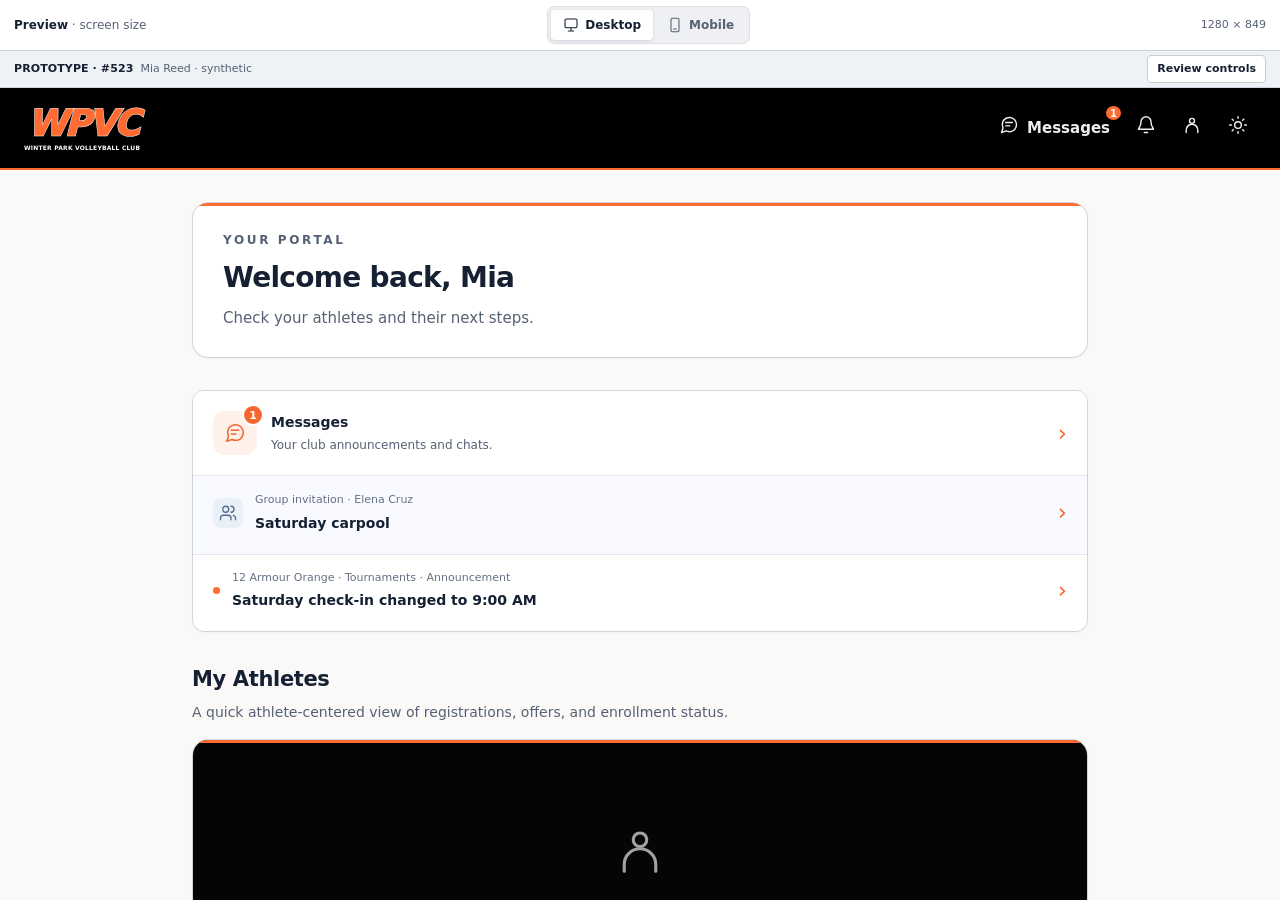
<file: group-messaging/index.html>
<!doctype html>
<html lang="en">
<head>
<link rel="icon" href="data:,">
<meta charset="utf-8">
<meta name="viewport" content="width=device-width,initial-scale=1">
<title>Group Messaging · Responsive prototype #523</title>
<style>
*{box-sizing:border-box}html,body{margin:0;height:100%;overflow:hidden}body{font:13px/1.4 system-ui,-apple-system,Segoe UI,sans-serif;color:#152033;background:#e7e9ed;display:flex;flex-direction:column}
.preview-toolbar{display:flex;align-items:center;justify-content:space-between;gap:12px;padding:6px 14px;min-height:46px;background:#fff;border-bottom:1px solid #cbd0d8;flex-shrink:0}
.preview-label{font-size:12px;color:#566174}.preview-label strong{color:#152033;font-weight:650}.device-switch{display:flex;gap:2px;padding:3px;background:#eef0f3;border:1px solid #dce0e6;border-radius:7px}
.device-switch button{font:inherit;font-size:12px;font-weight:600;display:flex;gap:6px;align-items:center;justify-content:center;background:transparent;color:#566174;border:0;border-radius:4px;padding:5px 12px;cursor:pointer;min-height:30px}
.device-switch button[aria-pressed=true]{background:#fff;color:#152033;box-shadow:0 1px 3px #15203325}.device-switch button:hover{color:#152033;background:#ffffff99}.device-switch button:focus-visible{outline:2px solid #64748b;outline-offset:2px}
.device-switch svg{width:16px;height:16px;fill:none;stroke:currentColor;stroke-width:1.6;stroke-linejoin:round;stroke-linecap:round}
#viewport-size{min-width:115px;text-align:right;color:#566174;font-size:11px;font-variant-numeric:tabular-nums}
.preview-stage{flex:1;min-height:0;overflow:auto;width:100%;background:#e7e9ed}
#prototype-frame{display:block;width:100%;min-width:1024px;height:100%;border:0;background:#faf9f8;margin:0 auto}
body[data-device=mobile] .preview-stage{padding:10px 0}
body[data-device=mobile] #prototype-frame{width:390px;min-width:0;max-width:100%;border:0;border-radius:8px;box-shadow:0 0 0 1px #cbd0d8,0 4px 24px #15203312}
@media(max-width:600px){.preview-toolbar{padding:6px 8px;gap:7px}.preview-label{font-size:11px}.preview-label span{display:none}#viewport-size{min-width:0;font-size:10px}.device-switch button{padding:5px 8px}}
</style>
</head>
<body data-device="desktop">
<header class="preview-toolbar" aria-label="Prototype preview controls">
<div class="preview-label"><strong>Preview</strong><span> · screen size</span></div>
<div class="device-switch" role="group" aria-label="Preview screen size">
<button type="button" id="preview-desktop" aria-pressed="true"><svg viewBox="0 0 24 24" aria-hidden="true"><rect x="3" y="3" width="18" height="13" rx="2"/><path d="M12 16v5M8 21h8"/></svg>Desktop</button>
<button type="button" id="preview-mobile" aria-pressed="false"><svg viewBox="0 0 24 24" aria-hidden="true"><rect x="6" y="2" width="12" height="20" rx="2"/><path d="M10 18h4"/></svg>Mobile</button>
</div>
<output id="viewport-size" aria-label="Preview dimensions"></output>
</header>
<main class="preview-stage" aria-label="Interactive prototype">
<iframe id="prototype-frame" title="ClubPortalAI Group Messaging prototype"></iframe>
</main>
<script>
const frame=document.querySelector('#prototype-frame');
const query=new URLSearchParams(location.search);
const initialDevice=query.get('device')==='mobile'?'mobile':'desktop';
query.delete('device');
frame.src='messaging.html'+(query.size?'?'+query.toString():'')+location.hash;
function showDimensions(){document.querySelector('#viewport-size').textContent=Math.round(frame.clientWidth)+' × '+Math.round(frame.clientHeight);}
function setDevice(device){
 document.body.dataset.device=device;
 document.querySelector('#preview-desktop').setAttribute('aria-pressed',String(device==='desktop'));
 document.querySelector('#preview-mobile').setAttribute('aria-pressed',String(device==='mobile'));
 const url=new URL(location.href);if(device==='mobile')url.searchParams.set('device','mobile');else url.searchParams.delete('device');
 try{history.replaceState(null,'',url);}catch{}
 requestAnimationFrame(showDimensions);
}
document.querySelector('#preview-desktop').onclick=()=>setDevice('desktop');
document.querySelector('#preview-mobile').onclick=()=>setDevice('mobile');
new ResizeObserver(showDimensions).observe(frame);
setDevice(initialDevice);
</script>
</body>
</html>
</file>
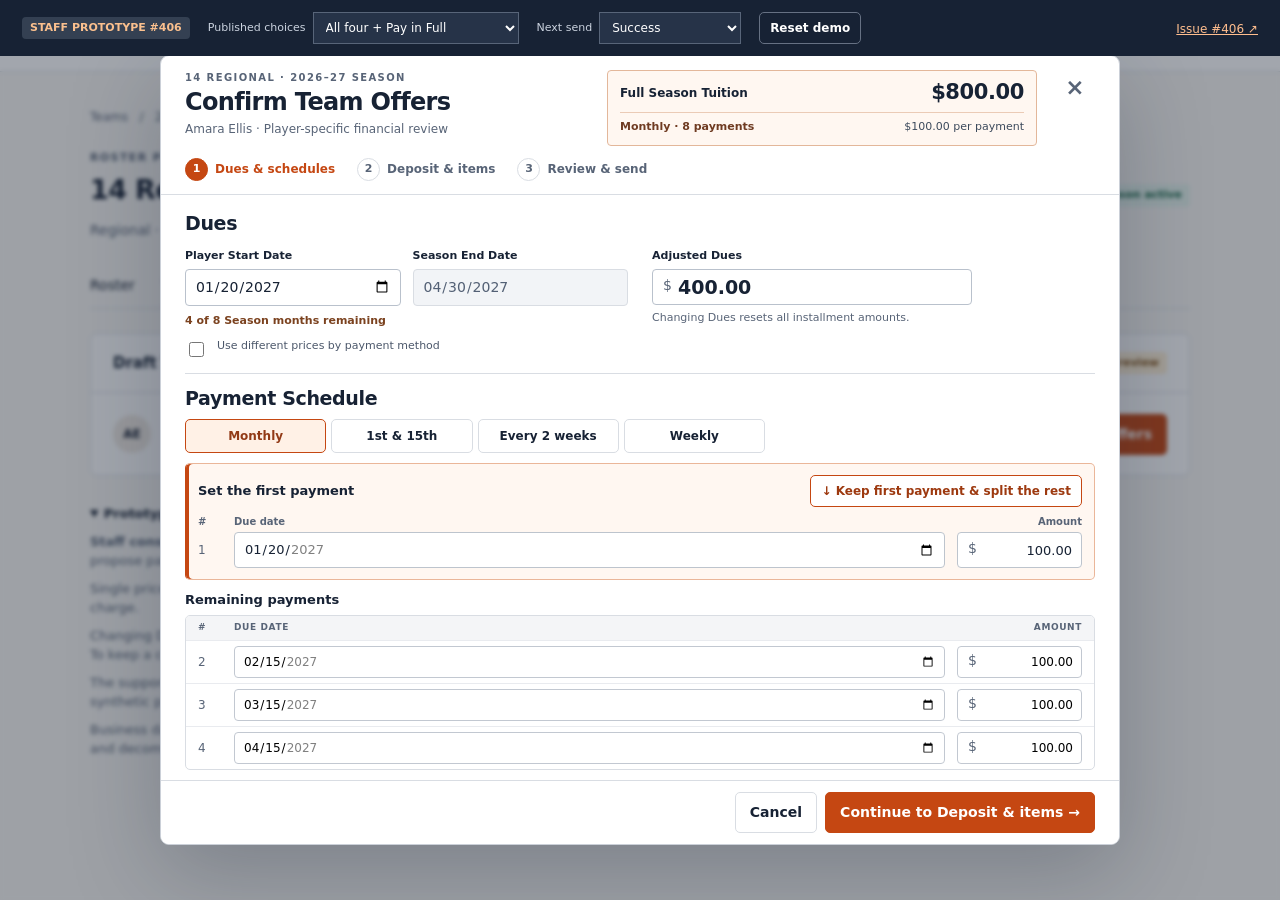
<file: midseason-offers/index.html>
<!doctype html>
<html lang="en">
<head>
<meta charset="utf-8"><meta name="viewport" content="width=device-width, initial-scale=1">
<title>Midseason Team Offers · ClubPortalAI prototype</title>
<style>
:root{--ink:#172234;--muted:#586477;--line:#d9dde3;--orange:#c54712;--orange-light:#fff3eb;--bg:#f8f7f4;--green:#186847;--red:#ac2731;--slate:#1e293b}
*{box-sizing:border-box}body{margin:0;background:var(--bg);color:var(--ink);font:14px/1.5 'Segoe UI',system-ui,sans-serif}button,input,select,textarea{font:inherit}button{cursor:pointer}button:disabled{cursor:default;opacity:.55}button,a,input,select,textarea{outline-offset:3px}button:focus-visible,a:focus-visible,input:focus-visible,select:focus-visible,textarea:focus-visible{outline:3px solid var(--orange)}button{border:1px solid var(--line);border-radius:5px;background:white;color:var(--ink);padding:9px 14px;font-weight:600;min-height:40px}button:hover{background:#f6f7f9}.primary{background:var(--orange);border-color:var(--orange);color:white}.primary:hover{background:#ad390e}.quiet{background:transparent;border-color:transparent}.small{font-size:12px;padding:6px 10px;min-height:34px}a{color:var(--orange)}h1,h2,h3,p{margin:0}h1{font-size:27px;line-height:1.2;letter-spacing:-.65px}h2{font-size:22px;letter-spacing:-.35px;line-height:1.3}h3{font-size:15px;line-height:1.4}small,.muted{color:var(--muted)}.eyebrow{font-size:11px;letter-spacing:1.4px;text-transform:uppercase;font-weight:700;color:var(--muted)}.badge{display:inline-block;border-radius:4px;padding:3px 8px;font-size:11px;font-weight:700;white-space:nowrap;background:#edf0f4;color:#4a576a}.amber{background:#fff0d6;color:#825116}.green{background:#e5f4ed;color:var(--green)}.row{display:flex;align-items:center;gap:12px}.between{justify-content:space-between}.wrap{flex-wrap:wrap}.stack{display:grid;gap:16px}.sub{margin-top:5px;color:var(--muted)}.lab{background:#172234;color:#e9edf4;min-height:56px;padding:10px 22px;display:flex;align-items:center;gap:18px;flex-wrap:wrap;position:relative;z-index:2}.lab .badge{color:#fbc08e;background:#344052}.lab label{font-size:11px;color:#cbd3df;display:flex;align-items:center;gap:7px}.lab select{font-size:12px;width:auto;min-height:32px;background:#263348;color:white;border-color:#586579;padding:4px 26px 4px 8px}.lab button{background:transparent;color:#fff;border-color:#667183;font-size:12px;min-height:32px;padding:4px 10px}.lab .lab-end{margin-left:auto}.lab a{color:#ffbe8e;font-size:12px}.brand{width:32px;height:32px;background:#ed7039;display:grid;place-items:center;color:white;border-radius:5px;font-weight:800;letter-spacing:-1px}.appbar{background:white;border-bottom:1px solid var(--line);height:72px;padding:0 32px;display:flex;align-items:center;justify-content:space-between}.appbrand{font-size:17px;font-weight:700}.appnav{display:flex;gap:28px;color:var(--muted);font-size:13px}.appnav strong{color:var(--ink)}.avatar{width:38px;height:38px;display:grid;place-items:center;background:#f0eae3;border-radius:50%;font-size:12px;font-weight:700}.workspace{max-width:1160px;margin:0 auto;padding:36px 30px}.crumb{font-size:12px;color:var(--muted);margin-bottom:24px}.workspace-top{margin-bottom:24px}.team-facts{display:flex;gap:24px;margin-top:14px;color:var(--muted)}.tabs{display:flex;gap:28px;border-bottom:1px solid var(--line);margin:24px 0}.tabs span{padding:10px 0}.tabs strong{border-bottom:2px solid var(--orange);padding:10px 0}.offer-list{background:white;border:1px solid var(--line);border-radius:7px}.offer-head{padding:18px 22px;border-bottom:1px solid var(--line)}.offer-row{padding:20px 22px;display:flex;align-items:center;gap:18px}.offer-row .name{flex:1}.offer-row .name strong{display:block}.review-note{margin-top:28px;max-width:770px;color:var(--muted);font-size:13px}.review-note summary{cursor:pointer;color:var(--ink);font-weight:600}.review-note p{margin-top:8px}.overlay{position:fixed;inset:56px 0 0;background:#17223466;backdrop-filter:blur(2px);display:flex;align-items:center;justify-content:center;padding:24px;z-index:4}.overlay[hidden]{display:none}dialog{margin:auto;inset:0;width:min(1080px,calc(100% - 48px));height:min(850px,calc(100dvh - 110px));max-height:none;max-width:none;position:fixed;padding:0;border:1px solid #cbd0d8;border-radius:9px;box-shadow:0 26px 90px #14203240;color:var(--ink);background:white;display:flex;flex-direction:column;overflow:hidden}dialog::backdrop{background:transparent}dialog h1:focus{outline:none}dialog>.lab{position:fixed;top:0;left:0;right:0;z-index:10}dialog[open]>.lab{display:flex}.modal-head{padding:22px 28px 18px;border-bottom:1px solid var(--line);flex:none}.modal-head .eyebrow{margin-bottom:7px}.close{font-size:23px;line-height:1;min-width:40px;padding:5px;color:#586477}.steps{display:flex;gap:25px;margin-top:20px}.step{border:0;background:transparent;padding:0;min-height:32px;font-size:12px;color:var(--muted);font-weight:600;display:flex;gap:7px;align-items:center}.step:hover{background:transparent;color:var(--orange)}.step span{border:1px solid var(--line);width:23px;height:23px;display:grid;place-items:center;border-radius:50%;font-size:11px}.step.active{color:var(--orange)}.step.active span{background:var(--orange);border-color:var(--orange);color:white}.step.done span{background:#e5f4ed;border-color:#e5f4ed;color:var(--green)}.modal-scroll{overflow:auto;overscroll-behavior:contain;flex:1;min-height:0;padding:25px 28px}.columns{display:grid;grid-template-columns:minmax(0,1fr) 270px;gap:28px}.content{min-width:0}.aside{border-left:1px solid var(--line);padding-left:24px;align-self:start;position:sticky;top:0}.player{margin:14px 0 22px;display:flex;align-items:center;gap:10px}.player .avatar{background:#fcebdc;color:#91431b;width:42px;height:42px}.player strong{display:block}.aside-line{display:flex;justify-content:space-between;gap:12px;margin-top:12px;font-size:13px}.aside-line.total{border-top:1px solid var(--line);padding-top:15px;margin-top:16px;font-weight:700;font-size:17px}.aside .note{margin-top:22px;font-size:12px;color:var(--muted);line-height:1.6}.rail-preview{display:grid;grid-template-columns:1fr 1fr;gap:8px;margin:18px 0}.rail-preview div{border-bottom:2px solid var(--line);padding-bottom:10px}.rail-preview strong{font-size:21px;display:block}.rail-preview small{font-size:10px}.footer{border-top:1px solid var(--line);padding:15px 28px;display:flex;align-items:center;justify-content:space-between;gap:12px;background:#fff;flex:none}.footer .row{gap:8px}.footer small{font-size:12px}.section-top{display:flex;justify-content:space-between;align-items:start;gap:12px;margin-bottom:18px}.section-top p{margin-top:5px;color:var(--muted);font-size:13px}.start-block{display:grid;grid-template-columns:200px 1fr;gap:20px;align-items:center;margin:20px 0 22px}.field label{display:block;font-size:12px;font-weight:600;margin-bottom:6px}.field input,.field select,.field textarea{width:100%;min-width:0;background:white;border:1px solid #b9c1cc;border-radius:4px;padding:8px 10px;min-height:40px;color:var(--ink)}input[type=number]{appearance:textfield}input::-webkit-inner-spin-button{appearance:none}.money-input{position:relative}.money-input span{position:absolute;left:11px;top:9px;color:var(--muted)}.money-input input{padding-left:25px}.field small{display:block;font-size:11px;margin-top:5px}.field-error{color:var(--red)!important}.notice{padding:12px 14px;border-radius:5px;background:#f3f5f8;color:#4a586c;font-size:12px;line-height:1.6}.notice.orange{background:var(--orange-light);color:#7b421f}.notice.success{background:#eaf6ef;color:var(--green)}.notice.error{background:#fff0f0;color:var(--red);border:1px solid #edb5bb}.notice.error a{color:var(--red)}.notice strong{display:block;color:inherit}.two{display:grid;grid-template-columns:1fr 1fr;gap:16px}.price-fields{margin-bottom:24px}.price-fields .field{border:1px solid var(--line);padding:14px;border-radius:5px}.price-fields input{font-size:20px;font-weight:600}.section-rule{border-top:1px solid var(--line);padding-top:20px;margin-top:20px}.choice-bar{display:flex;align-items:end;justify-content:space-between;gap:12px;margin-bottom:15px}.choice-bar .field{flex:1;max-width:270px}.segmented{display:flex;background:#f0f2f5;padding:3px;border-radius:5px;gap:3px}.segmented button{border:0;background:transparent;min-height:33px;padding:6px 12px;font-size:12px;color:var(--muted);font-weight:600}.segmented button.selected{background:white;box-shadow:0 1px 4px #1e293b15;color:var(--ink)}.schedule-head{display:flex;justify-content:space-between;align-items:center;margin:15px 0 8px}.schedule-head small{font-size:12px}.schedule-table{border:1px solid var(--line);border-radius:5px;overflow:hidden}.schedule-labels,.schedule-row{display:grid;grid-template-columns:30px minmax(140px,1fr) minmax(90px,120px) 90px;gap:12px;align-items:center;padding:8px 12px}.schedule-labels{background:#f4f5f7;color:var(--muted);font-size:10px;font-weight:700;text-transform:uppercase;letter-spacing:.6px}.schedule-row{border-top:1px solid #e9ebef}.schedule-row>span:first-child{color:var(--muted);font-size:12px}.schedule-row input{width:100%;min-width:0;height:36px;border:1px solid #c2c8d1;border-radius:4px;padding:6px 8px;font:inherit}.schedule-row .money-input span{top:6px}.schedule-row .money-input input{padding-left:22px;text-align:right}.schedule-row .badge{font-size:9px;text-align:center}.schedule-total{display:flex;justify-content:space-between;align-items:center;padding:12px 0;font-size:12px}.schedule-total strong{color:var(--green)}.schedule-total.invalid strong{color:var(--red)}.amount-card{display:grid;grid-template-columns:1fr 140px 160px;gap:16px;align-items:start;padding:17px 0;border-top:1px solid var(--line)}.amount-card:first-of-type{border-top:0}.amount-card p{font-size:12px;color:var(--muted);margin-top:5px}.amount-card .badge{margin-top:6px}.mini-date{font-size:12px!important}.review-section{border-top:1px solid var(--line);padding:18px 0}.review-section:first-of-type{border-top:0}.review-section .aside-line{margin-top:8px}.read-schedule{width:100%;border-collapse:collapse;margin-top:12px;font-size:12px}.read-schedule td,.read-schedule th{padding:8px 10px;text-align:left;border-bottom:1px solid #e6e9ee}.read-schedule th{background:#f5f6f8;color:var(--muted);font-size:10px;font-weight:600}.read-schedule .right{text-align:right}.reason{margin-top:20px}.reason textarea{resize:vertical;min-height:75px}.checkline{display:flex;align-items:start;gap:10px;font-size:13px;cursor:pointer;margin:16px 0}.checkline input{margin-top:4px;accent-color:var(--orange);width:16px;height:16px;flex:none}.success-mark{width:52px;height:52px;border-radius:50%;background:#e5f4ed;color:var(--green);display:grid;place-items:center;font-size:28px;margin-bottom:15px}.success-view{max-width:670px;margin:15px auto}.success-view h2{font-size:27px}.success-view>p{margin:8px 0 22px;color:var(--muted)}.history{margin-top:22px;border-top:1px solid var(--line);padding-top:16px}.history p{font-size:12px;margin-top:7px;color:var(--muted)}.status{font-size:12px;color:var(--green);padding:10px 0 0}.family{max-width:1000px;margin:0 auto;padding:35px 26px 70px}.family-hero{margin-bottom:28px}.family-hero h1{font-size:32px;margin-top:12px}.family-grid{display:grid;grid-template-columns:minmax(0,1fr) 300px;gap:28px}.family-main{background:white;border:1px solid var(--line);border-radius:7px;padding:26px}.family-aside{background:white;border:1px solid var(--line);border-radius:7px;padding:22px;align-self:start;position:sticky;top:20px}.family-option{display:flex;gap:10px;border:1px solid var(--line);padding:14px;margin:10px 0;border-radius:5px;cursor:pointer;align-items:start}.family-option:has(input:checked){border-color:var(--orange);background:#fff7f1}.family-option input{accent-color:var(--orange);margin-top:4px}.family-option strong{display:block}.family-option small{display:block;margin-top:3px}.family-option .amount{margin-left:auto;white-space:nowrap;font-weight:700}.family-aside .due-now{padding:16px 0;border-top:1px solid var(--line);margin-top:18px}.due-now strong{font-size:30px;display:block;letter-spacing:-1px}.family-aside button{width:100%;margin-top:14px}.family-back{padding:0;min-height:32px;color:var(--orange);border:0;background:transparent;font-size:12px;margin-bottom:22px}.agreement-text{background:#f7f8fa;border-radius:5px;padding:18px;margin:20px 0;font-size:13px}.agreement-text p{margin-top:10px}.error-summary{margin-bottom:18px}.audit{margin-top:20px;background:#f4f6f8;border-radius:5px;padding:16px}.audit .row{justify-content:space-between;padding:7px 0;font-size:12px}.empty{padding:26px;background:#f7f8fa;text-align:center}.empty p{margin-top:8px}.hide{display:none!important}[aria-invalid=true]{border-color:var(--red)!important;background:#fff9f9!important}
@media(min-width:1350px){.modal-scroll{padding:28px 32px}.modal-head{padding-left:32px;padding-right:32px}}@media(max-width:800px){.lab{padding:9px 12px;gap:8px}.lab .lab-end{margin-left:0}.appnav{display:none}.appbar{padding:0 18px;height:62px}.workspace{padding:25px 18px}.overlay{inset:0;padding:0;z-index:5;align-items:stretch}dialog{height:100dvh;width:100%;border:0;border-radius:0}dialog[open]>.lab{display:none}.modal-head{padding:18px}.modal-head h1{font-size:22px}.steps{gap:13px;margin-top:14px}.step{font-size:11px;gap:5px}.modal-scroll{padding:20px 18px}.columns{grid-template-columns:1fr;gap:20px}.aside{position:static;border-left:0;border-top:1px solid var(--line);padding:18px 0 0}.aside .player,.aside .rail-preview{display:none}.aside .note{margin-top:12px}.footer{padding:12px 18px}.footer>small{display:none}.footer .row{margin-left:auto}.section-top h2{font-size:20px}.amount-card{grid-template-columns:1fr 1fr;gap:12px}.amount-card>div:first-child{grid-column:1/-1}.family-grid{grid-template-columns:1fr}.family-aside{position:static}.family{padding:25px 16px}.family-main{padding:20px}.family-hero h1{font-size:27px}.choice-bar{flex-wrap:wrap}.choice-bar .field{max-width:none;width:100%;flex-basis:100%}.start-block{grid-template-columns:1fr;gap:12px}.price-fields{gap:10px}.price-fields .field{padding:10px}.schedule-labels,.schedule-row{grid-template-columns:18px minmax(110px,1fr) 86px;gap:8px;padding:8px}.schedule-row>.badge,.schedule-labels>span:last-child{display:none}.schedule-row input{font-size:12px}.footer button{padding:9px 11px;font-size:12px}.offer-row{flex-wrap:wrap}.offer-row .name{min-width:150px}.team-facts{gap:12px;flex-wrap:wrap}.read-schedule td,.read-schedule th{padding:7px 5px;font-size:11px}.family-option{padding:12px;font-size:12px}.family-option .amount{font-size:12px}.lab label{font-size:10px}.lab select{max-width:160px}}
@media(max-width:800px){.appbar .row>.muted{display:none}}@media(prefers-reduced-motion:reduce){*{scroll-behavior:auto!important}}
/* Revised owner-reviewed prototype layout. */
dialog{width:min(960px,calc(100% - 48px))}.content{max-width:100%}.start-block{grid-template-columns:1fr 1fr;gap:20px;margin:20px 0 0;max-width:580px;align-items:start}.read-only{background:#f2f4f7!important;color:#536075!important;border-color:#d9dde3!important}.months-remaining{font-size:13px;color:#7b421f;margin:10px 0 24px}.single-price{max-width:420px}.price-fields{margin-bottom:12px}.price-fields .field{padding:0;border:0}.price-fields input{font-size:23px;height:48px}.pricing-toggle{margin:14px 0 4px;color:#4c586b;font-size:12px}.pricing-toggle small{display:block;margin-top:3px;font-size:11px}.blur-hint{font-size:11px;margin-top:13px}.choice-bar .field{max-width:360px}.first-payment{padding:16px;border:1px solid #eab699;border-left:3px solid var(--orange);background:#fff7f1;border-radius:5px}.first-payment h3{margin-bottom:12px}.first-labels,.first-fields{display:grid;grid-template-columns:1fr 160px;gap:16px}.first-labels{font-size:11px;font-weight:600;color:var(--muted);margin-bottom:5px}.first-fields input{width:100%;min-width:0;border:1px solid #bdc4cd;border-radius:4px;height:40px;padding:7px 10px;background:white;color:var(--ink)}.first-fields .money-input input{padding-left:25px;text-align:right}.fill-action{display:block;margin-top:14px;padding:9px 18px;border-color:var(--orange);color:#9d390f;background:white;font-size:13px}.fill-action:hover{background:#ffecdd}.remaining-title{margin:20px 0 10px}.schedule-labels,.schedule-row{grid-template-columns:30px minmax(140px,1fr) 160px}.schedule-labels>span:last-child{display:block}.full-option-note{font-size:12px;margin-top:22px;color:var(--muted)}.full-option-note strong{color:var(--ink)}.charge-editor{display:grid;grid-template-columns:210px minmax(0,1fr);gap:24px;padding:22px 0;border-top:1px solid var(--line)}.charge-identity h3{margin:2px 0 8px}.charge-fields{display:grid;grid-template-columns:1fr 1fr;gap:16px}.charge-fields.dual{grid-template-columns:1fr 1fr 1.1fr}.review-dates{display:flex;gap:60px;margin-top:22px}.review-dates small,.review-dates strong{display:block}.review-price{font-size:20px;margin:12px 0}.review-charge{display:flex;align-items:start;justify-content:space-between;gap:16px;padding:13px 0;border-bottom:1px solid #e8ebef;font-size:13px}.review-charge small{display:block;margin-top:4px;color:var(--muted)}.review-charge>strong{text-align:right}.review-required{display:flex;justify-content:space-between;font-size:19px;font-weight:700;margin:20px 0 6px}.review-section details summary{font-weight:600;cursor:pointer}.modal-scroll .status{min-height:28px}
@media(max-width:800px){dialog{width:100%}.start-block{grid-template-columns:1fr 1fr;gap:12px;max-width:none}.start-block input{font-size:12px;padding:8px}.months-remaining{font-size:12px;margin:10px 0 22px}.single-price{max-width:none}.choice-bar .field{max-width:none}.first-labels,.first-fields{grid-template-columns:minmax(0,1fr) 100px;gap:12px}.first-fields input{font-size:12px;padding:6px}.fill-action{font-size:12px;width:100%;padding:9px 6px}.schedule-labels,.schedule-row{grid-template-columns:18px minmax(110px,1fr) 90px;gap:8px}.schedule-labels>span:last-child{display:block}.charge-editor{grid-template-columns:1fr;gap:12px}.charge-fields{gap:12px}.charge-fields.dual{grid-template-columns:1fr 1fr}.charge-fields.dual .field:last-child{grid-column:1/-1}.charge-fields label{font-size:11px}.review-dates{gap:24px;font-size:12px}.review-charge{flex-wrap:wrap}.review-charge>strong{text-align:left}.review-price{font-size:18px}.review-required{font-size:17px}.modal-scroll .two{grid-template-columns:1fr}.family-option .amount{white-space:normal;text-align:right;max-width:105px}.family-main .section-rule>h3{font-size:14px}}
/* Revision 3: compact review with visible cadence choices and full tuition reference. */
.modal-head{padding:14px 24px 11px}.modal-head .eyebrow{margin-bottom:3px;font-size:10px}.modal-head h1{font-size:24px}.modal-head .sub{margin-top:3px;font-size:12px}.steps{margin-top:9px;gap:22px}.step{min-height:27px}.modal-scroll{padding:16px 24px}.footer{padding:11px 24px}.section-top{margin-bottom:13px}.section-top h2{font-size:19px}.setup-grid{display:grid;grid-template-columns:1fr 1fr;gap:24px}.start-block{margin:0;max-width:none;gap:12px}.field label{margin-bottom:4px;font-size:11px}.field input,.field select{min-height:36px;padding:6px 9px}.money-input span{top:6px}.months-remaining{margin:7px 0 0;font-size:11px}.tuition-setup{display:grid;grid-template-columns:1fr 1fr;gap:12px;align-items:start}.full-tuition{border:1px solid #d9dde3;background:#f2f4f7;border-radius:4px;padding:9px 12px;min-height:62px}.full-tuition span{font-size:11px;color:var(--muted);display:block}.full-tuition strong{display:block;font-size:19px;margin-top:1px}.price-fields{max-width:none;margin:0}.price-fields input{height:36px;font-size:19px;padding-left:25px}.price-fields .field small{font-size:10px;margin-top:3px}.tuition-setup.dual{display:block}.tuition-setup.dual .full-tuition{display:flex;align-items:center;justify-content:space-between;gap:12px;min-height:32px;padding:5px 9px;margin-bottom:7px}.tuition-setup.dual .full-tuition strong{font-size:11px;margin:0}.tuition-setup.dual .price-fields{gap:12px}.pricing-tools{display:flex;align-items:center;justify-content:space-between;gap:12px;margin-top:9px}.pricing-toggle{margin:0;font-size:11px}.pricing-tools>small{font-size:10px}.pricing-toggle input{width:15px;height:15px}.section-rule{margin-top:13px;padding-top:12px}.choice-bar{align-items:end;margin-bottom:10px;gap:14px;flex-wrap:wrap}.cadence-selector{flex:1;min-width:0}.control-label{display:block;font-size:11px;font-weight:600;margin-bottom:5px}.cadence-tabs{display:grid;grid-template-columns:repeat(4,minmax(0,1fr));gap:5px;max-width:580px}.cadence-tabs button{min-height:34px;padding:6px 9px;font-size:12px;white-space:nowrap}.cadence-tabs button.selected{color:#923a16;background:#fff1e6;border-color:var(--orange)}.first-payment{padding:11px 12px}.first-payment h3{font-size:13px;margin-bottom:5px}.first-compact{display:grid;grid-template-columns:minmax(0,1fr) auto;gap:16px;align-items:end}.first-labels,.first-fields{grid-template-columns:1fr 125px;gap:12px}.first-labels{font-size:10px;margin-bottom:3px}.first-fields input{height:36px;font-size:13px;padding:6px 9px}.first-fields .money-input span{top:6px}.fill-action{margin:0;min-height:36px;font-size:12px;padding:7px 12px}.remaining-title{font-size:13px;margin:11px 0 6px}.schedule-labels,.schedule-row{grid-template-columns:24px minmax(130px,1fr) 125px;gap:12px;padding:5px 10px}.schedule-labels{font-size:9px}.schedule-row input{height:32px;font-size:12px}.schedule-row .money-input span{top:4px}.schedule-total{padding:7px 0;font-size:11px}.modal-scroll .status{min-height:0;padding:0;font-size:11px}.modal-scroll .status:not(:empty){padding-top:4px}.full-option-note{margin-top:8px;font-size:11px}.charge-editor{padding:14px 0;gap:18px}.charge-identity h3{font-size:14px}.review-dates{margin-top:12px}.review-section{padding:11px 0}.review-charge{padding:9px 0}.review-required{margin-top:12px}.review-price{margin:8px 0;font-size:18px}.reason{margin-top:12px}.reason textarea{min-height:55px}.read-schedule td,.read-schedule th{padding:5px 8px}.read-schedule{margin-top:7px}
@media(min-width:1350px){.modal-head{padding-left:24px;padding-right:24px}.modal-scroll{padding:16px 24px}}
@media(max-width:800px){.modal-head{padding:13px 16px 9px}.modal-head h1{font-size:21px}.modal-scroll{padding:14px 16px}.footer{padding:10px 16px}.steps{gap:10px}.setup-grid{grid-template-columns:1fr;gap:12px}.tuition-setup{gap:12px}.full-tuition{min-height:62px}.pricing-tools{display:block;margin-top:10px}.pricing-tools>small{display:block;margin-top:5px}.pricing-toggle{font-size:11px}.section-top{margin-bottom:12px}.section-top h2{font-size:18px}.cadence-selector{flex-basis:100%}.cadence-tabs{grid-template-columns:repeat(2,minmax(0,1fr));gap:5px}.cadence-tabs button{min-height:36px;font-size:12px}.first-compact{grid-template-columns:1fr;gap:8px}.first-labels,.first-fields{grid-template-columns:minmax(0,1fr) 100px;gap:10px}.fill-action{width:100%;min-height:36px}.schedule-labels,.schedule-row{grid-template-columns:18px minmax(100px,1fr) 85px;gap:8px;padding:5px 8px}.schedule-row input{height:34px}.schedule-total{font-size:10px;gap:6px}.review-charge{gap:7px}.charge-editor{padding:14px 0;gap:9px}.charge-fields{gap:10px}.full-option-note{font-size:10px}.step{font-size:10px}.first-payment{padding:10px}.review-required{font-size:17px}}
/* Revision 4: full tuition stays in the marked header space. */
.header-bottom{display:flex;align-items:center;justify-content:space-between;gap:14px;flex-wrap:wrap;margin-top:9px}.header-bottom .steps{margin-top:0}.header-tuition{display:flex;align-items:center;justify-content:space-between;gap:12px;background:#f2f4f7;border:1px solid #d9dde3;border-radius:4px;min-height:32px;padding:6px 10px;margin-left:auto;max-width:410px}.header-tuition span{font-size:10px;color:var(--muted);white-space:nowrap}.header-tuition strong{font-size:11px;text-align:right}.tuition-setup{display:block}.tuition-setup .single-price{max-width:320px}
@media(max-width:800px){.header-bottom{gap:8px}.header-tuition{width:100%;max-width:none;margin:0;gap:8px}.header-tuition span{font-size:10px}.header-tuition strong{font-size:11px}.tuition-setup .single-price{max-width:none}}@media(max-width:800px){.modal-scroll .tuition-setup .price-fields.two{grid-template-columns:1fr 1fr}}
/* Revision 5: prominent tuition and cadence payment reference. */
.header-bottom{align-items:center}.header-tuition{display:block;width:430px;max-width:430px;padding:9px 12px;border-color:#e3b79a;background:#fff7f1;min-height:0}.reference-heading{display:flex;align-items:center;justify-content:space-between;gap:16px}.header-tuition .reference-label{font-size:12px;font-weight:700;color:var(--ink);white-space:normal}.reference-prices{display:flex;gap:18px;flex-shrink:0}.reference-prices>div{text-align:right}.reference-prices small{font-size:10px;color:var(--muted);display:block}.header-tuition .reference-prices strong{font-size:21px;line-height:1.2;display:block;letter-spacing:-.4px}.reference-payments{border-top:1px solid #ebcbb6;margin-top:7px;padding-top:6px;display:flex;align-items:start;justify-content:space-between;gap:12px}.header-tuition .reference-plan-label{font-size:11px;color:#6f3b22;font-weight:600;white-space:normal}.reference-payment-values{text-align:right}.header-tuition .reference-payment-values span{display:block;font-size:11px;color:#3c4a5c;white-space:normal}.dues-reset-note{font-size:11px;color:var(--muted);margin-top:5px;line-height:1.4}.tuition-setup .single-price+.dues-reset-note{max-width:320px}.pricing-tools{margin-top:9px}
@media(max-width:800px){.header-tuition{width:100%;max-width:none;padding:8px 10px}.header-tuition .reference-label{font-size:12px}.header-tuition .reference-prices strong{font-size:20px}.reference-prices{gap:14px}.reference-payments{gap:10px;margin-top:5px;padding-top:5px}.header-tuition .reference-plan-label,.header-tuition .reference-payment-values span{font-size:10px}.dues-reset-note{font-size:10px;margin-top:4px}.tuition-setup .single-price+.dues-reset-note{max-width:none}}

/* Revision 6: top-aligned reference and simultaneous installment prices. */
.modal-top{display:grid;grid-template-columns:minmax(0,1fr) 40px;align-items:start;gap:18px}.modal-top.with-reference{grid-template-columns:minmax(0,1fr) 430px 40px}.modal-top .header-tuition{margin:0}.modal-top .close{min-height:32px}.header-bottom{margin-top:10px}.first-payment{border-left-width:1px;box-shadow:inset 3px 0 var(--orange);padding:11px 12px}.first-payment-heading{display:flex;align-items:center;justify-content:space-between;gap:12px;margin-bottom:7px}.first-payment-heading h3{margin:0}.first-payment-heading .fill-action{width:auto;min-height:32px;padding:5px 10px}.schedule-editor{--payment-columns:24px minmax(0,1fr) 125px}.schedule-editor.dual{--payment-columns:24px minmax(0,1fr) 125px 125px}.schedule-editor .first-labels,.schedule-editor .first-fields,.schedule-editor .schedule-labels,.schedule-editor .schedule-row{display:grid;grid-template-columns:var(--payment-columns);gap:12px;align-items:center}.schedule-editor .schedule-labels,.schedule-editor .schedule-row{padding-left:12px;padding-right:12px}.payment-number{font-size:12px;color:var(--muted)}.first-labels span,.schedule-labels span{white-space:nowrap}.first-labels span:nth-child(n+3),.schedule-labels span:nth-child(n+3){text-align:right}.schedule-totals.dual{display:grid;grid-template-columns:1fr 1fr;gap:18px}.schedule-totals.dual .schedule-total{display:block}.schedule-totals.dual .schedule-total strong{display:block;margin-top:2px}
@media(max-width:800px){.modal-top,.modal-top.with-reference{grid-template-columns:minmax(0,1fr) 32px;gap:8px 12px}.modal-top .close{grid-column:2;grid-row:1;min-width:32px}.modal-top .header-tuition{grid-column:1/-1;grid-row:2}.schedule-editor{--payment-columns:18px minmax(0,1fr) 85px}.schedule-editor.dual{--payment-columns:18px minmax(0,1fr) 82px 82px}.schedule-editor .first-labels,.schedule-editor .first-fields,.schedule-editor .schedule-labels,.schedule-editor .schedule-row{gap:6px}.first-payment{padding:10px 8px}.schedule-editor .schedule-labels,.schedule-editor .schedule-row{padding-left:8px;padding-right:8px}.first-payment-heading{flex-wrap:wrap;gap:6px}.first-payment-heading .fill-action{margin-left:auto;font-size:11px}.schedule-editor input{font-size:11px;min-width:0;padding-left:5px;padding-right:5px}.schedule-editor .money-input input{padding-left:17px}.schedule-editor .money-input span{left:6px;font-size:11px}.first-labels{font-size:9px}.schedule-labels{text-transform:none;letter-spacing:0}.schedule-totals.dual{gap:8px}.schedule-totals.dual .schedule-total{font-size:10px}.modal-top .header-tuition .reference-prices strong{font-size:20px}}

/* Revision 7 charge alignment retained. */
.charge-editor{align-items:start;grid-template-columns:210px minmax(0,1fr);gap:18px}.charge-identity h3{margin:0 0 8px;line-height:1.5}.charge-fields{grid-template-columns:minmax(0,1fr) minmax(0,1fr);align-items:start}.charge-fields.dual{grid-template-columns:minmax(0,1.1fr) minmax(0,1fr) minmax(0,1fr)}.charge-fields .field{min-width:0}.charge-fields .field label{white-space:nowrap;line-height:1.5}.charge-fields .field input{height:36px;min-height:36px}.charge-fields .money-input input{padding-left:27px;padding-right:10px}.charge-fields .money-input span{left:11px;top:7px}
/* Revision 8: concise live warning beside Continue. */
.footer{flex-wrap:wrap;gap:8px 16px}.footer-warning{flex:1;min-width:0;border-left:3px solid #c54712;padding-left:10px;font-size:11px;line-height:1.5;color:#9d390f}.footer-warning[hidden]{display:none}.footer-warning strong,.footer-warning span{display:block}.footer-warning:not([hidden])+small{display:none}.footer>.row{flex-shrink:0;margin-left:auto}.footer-warning:focus{outline:2px solid var(--orange);outline-offset:4px}
@media(max-width:800px){.charge-editor{grid-template-columns:1fr;gap:9px}.charge-fields.dual{grid-template-columns:1fr 1fr}.charge-fields.dual .field:first-child{grid-column:1/-1}.charge-fields.dual .field:last-child{grid-column:auto}.charge-fields .field label{font-size:10px;white-space:normal}.charge-fields .field input{font-size:12px}.charge-fields .money-input span{font-size:12px;top:8px}.footer-warning{flex-basis:100%;font-size:11px}.footer-warning+.row{margin-top:0}}

/* Revision 10: simple totals aligned beneath the amount columns. */
.column-totals{display:grid;grid-template-columns:24px minmax(0,1fr) 125px;gap:12px;align-items:center;padding:9px 13px;font-size:12px}.column-totals.dual{grid-template-columns:24px minmax(0,1fr) 125px 125px}.column-totals .total-label{grid-column:1/3;color:var(--muted);text-align:right;padding-right:3px}.column-totals strong{text-align:right;padding-right:10px;color:var(--ink)}
@media(max-width:800px){.column-totals{grid-template-columns:18px minmax(0,1fr) 85px;gap:6px;padding:8px 9px;font-size:11px}.column-totals.dual{grid-template-columns:18px minmax(0,1fr) 82px 82px}.column-totals strong{padding-right:5px}}

/* Revision 13: one chronological obligation ledger for final review. */
.sr-only{position:absolute;width:1px;height:1px;padding:0;margin:-1px;overflow:hidden;clip:rect(0,0,0,0);white-space:nowrap;border:0}.ledger-review-heading{margin-bottom:10px;gap:12px}.ledger-review-heading p{font-size:12px;margin-top:3px}.review-edit-actions{display:flex;gap:5px;flex-shrink:0}.review-edit-actions button{font-size:11px;padding:4px 8px;min-height:30px;color:var(--orange)}.review-context{display:flex;gap:32px;align-items:start;flex-wrap:wrap;padding:9px 12px;background:#f5f6f8;border:1px solid var(--line);border-radius:4px}.review-context small,.review-context strong{display:block}.review-context small{font-size:10px}.review-context strong{font-size:12px}.review-context>div:last-child{margin-left:auto;text-align:right}.review-pricing-note{font-size:10px;color:var(--muted);margin-top:5px}.ledger-plan-bar{margin:12px 0 8px}.review-plan-tabs{display:flex;gap:5px;flex-wrap:wrap}.review-plan-tabs button{flex:1;min-height:32px;font-size:11px;padding:5px 9px;white-space:nowrap}.review-plan-tabs button.selected{color:#923a16;background:#fff1e6;border-color:var(--orange)}.offer-ledger{width:100%;border-collapse:separate;border-spacing:0;border:1px solid var(--line);border-radius:5px;overflow:hidden;font-size:12px;table-layout:fixed}.ledger-date-col{width:110px}.ledger-money-col{width:130px}.offer-ledger th,.offer-ledger td{padding:7px 12px;text-align:left;vertical-align:middle;border-bottom:1px solid #e5e8ed;overflow-wrap:break-word}.offer-ledger thead th{background:#f4f5f7;font-size:10px;color:var(--muted);font-weight:600}.offer-ledger tbody th{font-weight:600}.offer-ledger small{display:block;font-size:10px;font-weight:400;color:var(--muted);line-height:1.4;margin-top:1px}.offer-ledger .ledger-money{text-align:right;font-variant-numeric:tabular-nums;white-space:nowrap}.offer-ledger .ledger-optional{background:#faf8f4}.offer-ledger tfoot th,.offer-ledger tfoot td{background:#f6f7f9;font-weight:600;padding-top:6px;padding-bottom:6px}.offer-ledger tfoot .ledger-grand-total th,.offer-ledger tfoot .ledger-grand-total td{background:#fff2e8;font-size:14px;font-weight:700;color:var(--ink)}.offer-ledger tfoot tr:last-child>*{border-bottom:0}.review-send-note{margin-top:7px;font-size:11px;color:#7b421f}.ledger-reason{margin-top:11px}.ledger-reason textarea{height:43px;min-height:43px;padding:6px 9px;font-size:12px}.ledger-reason small{font-size:10px;margin-top:3px}
@media(max-width:800px){.ledger-review-heading{flex-wrap:wrap;gap:4px}.ledger-review-heading p{font-size:11px}.review-edit-actions{margin-left:auto}.review-context{gap:7px 22px;padding:8px 10px}.review-context strong{font-size:11px}.review-context>div:last-child{margin-left:0;text-align:left;width:100%}.review-pricing-note{font-size:10px}.ledger-plan-bar{margin-top:10px}.review-plan-tabs button{flex-basis:29%;font-size:10px;padding:5px 4px}.offer-ledger{font-size:11px}.ledger-date-col{width:62px}.ledger-money-col{width:74px}.offer-ledger th,.offer-ledger td{padding:6px}.offer-ledger thead th{font-size:9px}.offer-ledger small{font-size:9px}.offer-ledger tfoot .ledger-grand-total th,.offer-ledger tfoot .ledger-grand-total td{font-size:12px}.offer-ledger tfoot th{font-size:10px}.offer-ledger tfoot td{font-size:11px}.review-send-note{font-size:10px}.ledger-reason{margin-top:10px}.ledger-reason textarea{height:42px;min-height:42px}}
/* Keep the default ledger and reason visible together on desktop. */
@media(min-width:801px){.offer-ledger th,.offer-ledger td{padding-top:6px;padding-bottom:6px}.offer-ledger tbody small,.offer-ledger tfoot small{display:inline;margin-left:8px;margin-top:0}.offer-ledger tbody td small{margin-left:6px}.offer-ledger tfoot th,.offer-ledger tfoot td{padding-top:6px;padding-bottom:6px}.ledger-reason{margin-top:9px}}
@media(min-width:801px){.ledger-review-heading{margin-bottom:7px}.review-context{padding-top:6px;padding-bottom:6px}.offer-ledger th,.offer-ledger td,.offer-ledger tfoot th,.offer-ledger tfoot td{padding-top:5px;padding-bottom:5px}.review-send-note{margin-top:5px}.ledger-reason textarea{height:37px;min-height:37px}}

/* Revision 14: two clear sections and grouped obligation totals. */
.payment-schedule-heading{font-size:19px;line-height:1.3;letter-spacing:-.35px;margin-bottom:8px}.optional-choice,.offer-ledger small.optional-choice{font-size:10px;font-weight:700;color:#8b3f18}.offer-ledger .ledger-group-heading th{background:#edf0f4;color:var(--ink);font-size:11px;font-weight:700;padding-top:3px;padding-bottom:3px}.offer-ledger .ledger-group-total th,.offer-ledger .ledger-group-total td{background:#f8f9fa;font-weight:700;padding-top:4px;padding-bottom:4px}.offer-ledger .ledger-group-total small{font-weight:400}.grouped-ledger tbody>tr:not(.ledger-group-heading):not(.ledger-group-total){background:white}
@media(min-width:801px){.grouped-ledger tbody>tr:not(.ledger-group-heading):not(.ledger-group-total)>*{padding-top:3px;padding-bottom:3px}.grouped-ledger tfoot>tr>*{padding-top:4px;padding-bottom:4px}.ledger-review-heading p{font-size:11px}.ledger-plan-bar{margin-top:8px;margin-bottom:6px}}
@media(max-width:800px){.payment-schedule-heading{font-size:18px}.offer-ledger small.optional-choice{font-size:9px}.offer-ledger .ledger-group-heading th{font-size:10px}.offer-ledger .ledger-group-total th{font-size:10px}.offer-ledger .ledger-group-total td{font-size:11px}.offer-ledger .ledger-group-total small{font-size:9px}}
/* Revision 16: conversational enrollment amount. */
.enrollment-reference .reference-prices strong{display:inline}.enrollment-reference .enrollment-timing{font-size:10px;color:var(--muted);margin-left:4px;white-space:nowrap}.enrollment-next{border-top:1px solid #ebcbb6;margin-top:7px;padding-top:6px;font-size:11px;color:#6f3b22}.enrollment-reference .reference-heading{gap:12px}.enrollment-reference .reference-label{min-width:0}
@media(max-width:800px){.enrollment-reference .reference-prices{gap:10px}.enrollment-reference .enrollment-timing{font-size:9px;margin-left:3px}.enrollment-next{font-size:10px;margin-top:5px;padding-top:5px}}</style>
</head>
<body>
<!-- THROWAWAY PROTOTYPE. Synthetic fixtures and in-memory state only. No application services. -->
<div class="lab" id="lab"><span class="badge">STAFF PROTOTYPE #406</span><label>Published choices <select id="fixture"><option value="monthly">Monthly + Pay in Full</option><option value="all" selected>All four + Pay in Full</option><option value="plans">All four installment plans</option><option value="full">Pay in Full only</option></select></label><label>Next send <select id="failure"><option value="ok">Success</option><option value="network">Save failure</option><option value="stale">Plan changed</option><option value="permission">No permission</option></select></label><button id="reset">Reset demo</button><div class="lab-end"><a href="https://github.com/skidadcoder/club-ops/issues/406" target="_blank" rel="noreferrer">Issue #406 ↗</a></div></div>
<div id="app"></div><div class="overlay" id="overlay" hidden><dialog id="review-dialog" aria-labelledby="dialog-title"><div id="dialog-content" style="display:contents"></div></dialog></div>
<div id="announcer" role="status" aria-live="polite" style="position:absolute;width:1px;height:1px;overflow:hidden;clip-path:inset(50%)"></div>
<script src="prototype.js?revision=16-staff"></script>
</body>
</html>
</file>
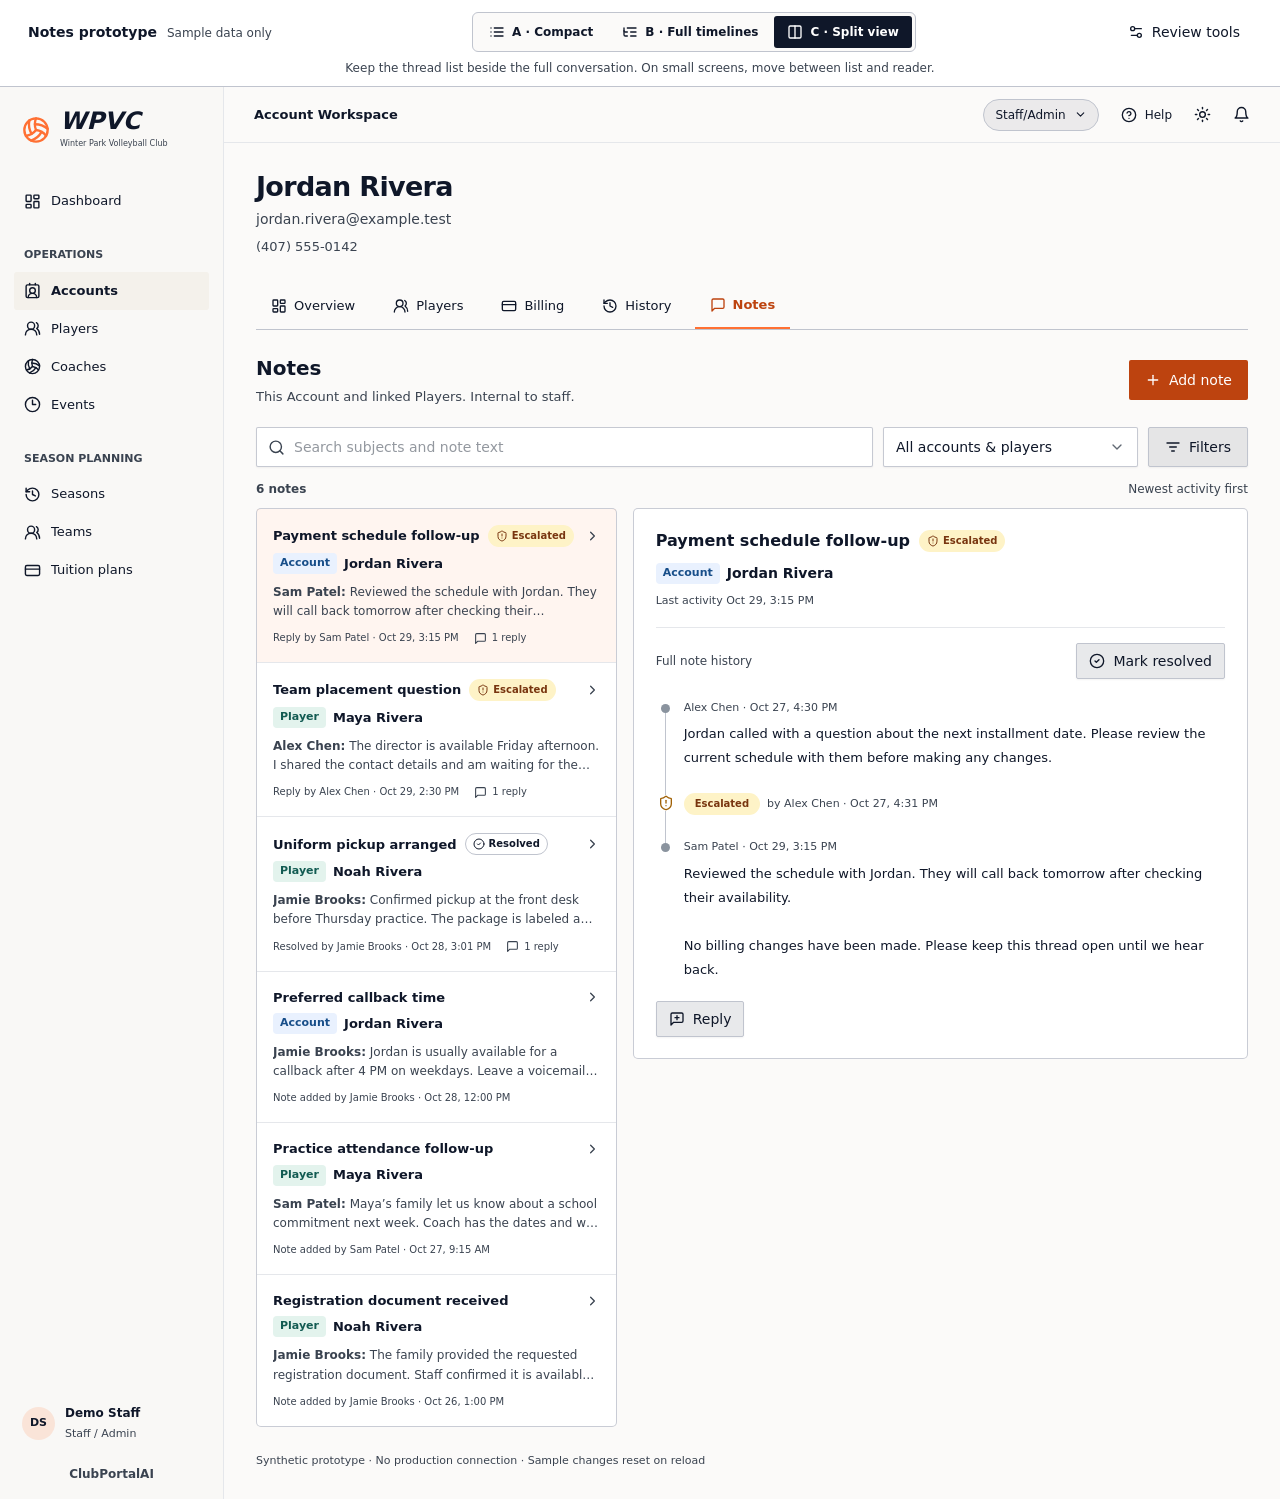
<file: notes/index.html>
<!doctype html>
<html lang="en">
<head>
  <meta charset="utf-8" />
  <meta name="viewport" content="width=device-width, initial-scale=1" />
  <meta name="description" content="Compare three Account and Player Notes layouts using synthetic sample data." />
  <title>Notes · ClubPortalAI prototype</title>
  <link rel="icon" href="data:," />
  <link rel="stylesheet" href="./assets/app.css" />
</head>
<body><div id="root"></div><script type="module" src="./assets/app.js"></script></body>
</html>
</file>
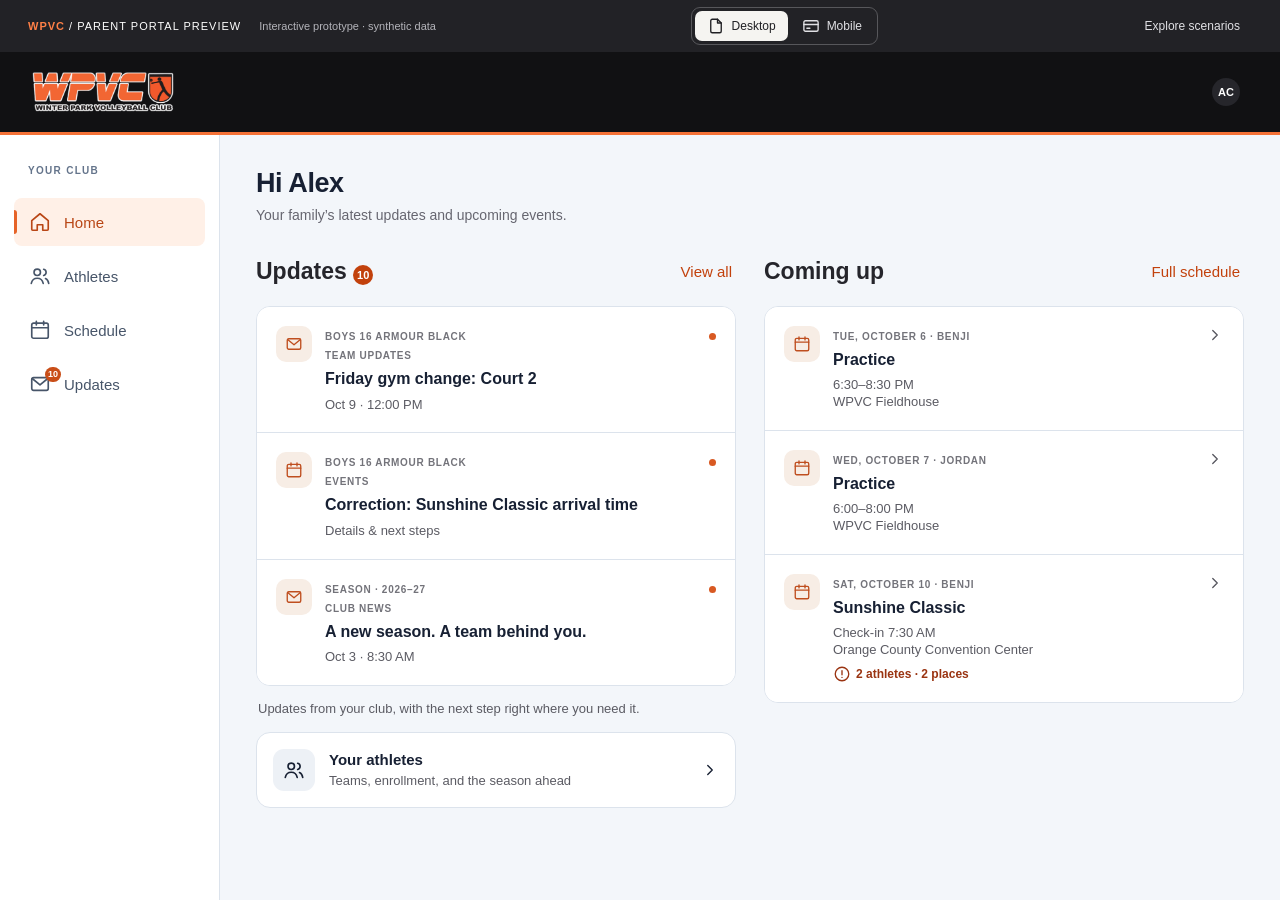
<file: parent-portal/index.html>
<!doctype html>
<html><head><meta charset="utf-8"><meta name="viewport" content="width=device-width,initial-scale=1,viewport-fit=cover">
<title>WPVC · Your season, together</title>


<style>
/* Layout: guide panel (model, flows, live nav map) beside a working phone; stacks on narrow screens */
:root{
  --bg:#ECEAE5; --panel:#FFFFFF; --fg:#17171B; --muted:#5A5A62; --line:#DCD9D2; --accent:#C2410C; --accent-soft:#FBE7DA; --node:#F4F2EE;
  --display:'Barlow Condensed','Arial Narrow',sans-serif; --body:'Barlow','Helvetica Neue',Arial,sans-serif;
}
@media (prefers-color-scheme: dark){:root:not([data-theme="light"]){--bg:#121214;--panel:#1C1C20;--fg:#EDEDEF;--muted:#A3A3AC;--line:#33333A;--accent:#FF8A4C;--accent-soft:#3A2418;--node:#26262B;color-scheme:dark}}
:root[data-theme="dark"]{--bg:#121214;--panel:#1C1C20;--fg:#EDEDEF;--muted:#A3A3AC;--line:#33333A;--accent:#FF8A4C;--accent-soft:#3A2418;--node:#26262B;color-scheme:dark}
html,body{height:auto}
body{background:var(--bg);color:var(--fg);font-family:var(--body);font-size:15px;padding-inline:16px;padding-block:24px 40px}
.wrap{max-width:1180px;margin:0 auto;display:flex;flex-wrap:wrap;gap:32px;align-items:flex-start;justify-content:center}
.guide{flex:1 1 380px;min-width:0;max-width:560px;display:flex;flex-direction:column;gap:20px}
.guide h1{font-family:var(--display);font-weight:700;font-size:40px;line-height:1;margin:0;text-wrap:balance}
.guide h2{font-family:var(--display);font-weight:600;font-size:14px;letter-spacing:1.3px;text-transform:uppercase;color:var(--muted);margin:0 0 10px}
.lede{color:var(--muted);line-height:1.5;margin:6px 0 0;max-width:60ch}
.box{background:var(--panel);border:1px solid var(--line);border-radius:14px;padding:16px}
.rule{display:grid;grid-template-columns:repeat(2,minmax(0,1fr));gap:10px}
.rule div{background:var(--node);border-radius:10px;padding:10px 12px;line-height:1.35}
.rule b{display:block;font-family:var(--display);font-size:19px}
.rule span{color:var(--muted);font-size:13px}
.flows{display:flex;flex-direction:column;gap:8px}
.flowbtn{display:flex;gap:12px;align-items:flex-start;text-align:left;background:var(--node);border:1px solid transparent;border-radius:12px;padding:12px;font:inherit;color:var(--fg);cursor:pointer}
.flowbtn:hover{border-color:var(--line)}
.flowbtn:focus-visible,.ctl:focus-visible{outline:2px solid var(--accent);outline-offset:2px}
.flowbtn .n{flex:none;width:28px;height:28px;border-radius:50%;background:var(--fg);color:var(--panel);display:flex;align-items:center;justify-content:center;font-weight:700;font-size:13px}
.flowbtn b{display:block;font-size:15px}
.flowbtn span{display:block;color:var(--muted);font-size:13px;line-height:1.4;margin-top:2px}
.controls{display:flex;flex-wrap:wrap;gap:8px;align-items:center}
.ctl{font:inherit;font-weight:600;font-size:14px;min-height:40px;padding:0 14px;border-radius:999px;border:1px solid var(--line);background:var(--panel);color:var(--fg);cursor:pointer}
.ctl[aria-pressed="true"]{background:var(--fg);color:var(--panel);border-color:var(--fg)}
.map{font-size:14px;display:flex;flex-direction:column;gap:4px}
.map .nd{display:flex;align-items:center;gap:8px;padding:6px 10px;border-radius:8px;background:var(--node);transition:background .15s,color .15s}
.map .nd.sub{margin-left:22px}
.map .nd.sh{margin-left:22px;border:1px dashed var(--line);background:transparent}
.map .nd small{color:var(--muted);margin-left:auto;font-size:12px;text-align:right}
.map .nd.on{background:var(--accent-soft);color:var(--fg);box-shadow:inset 3px 0 0 var(--accent)}
.map .grp{font-size:12px;font-weight:600;letter-spacing:1px;text-transform:uppercase;color:var(--muted);margin:8px 0 2px}
.note{font-size:13px;color:var(--muted);line-height:1.45}
@media (prefers-reduced-motion: reduce){*{transition:none!important;animation:none!important}}

/* ---------- Phone (the app itself keeps one light look, like the product) ---------- */
.phonewrap{flex:0 1 412px;min-width:0;display:flex;justify-content:center}
.phone{width:100%;max-width:400px;height:800px;border-radius:44px;background:#0B0B0D;padding:10px;box-sizing:border-box;box-shadow:0 30px 60px -30px rgba(0,0,0,.45)}
.screen{position:relative;width:100%;height:100%;border-radius:34px;overflow:hidden;background:#F5F4F0;color:#16161A;font-family:var(--body);display:flex;flex-direction:column}
.screen button{font:inherit;color:inherit}
.screen :focus-visible{outline:2px solid #C2410C;outline-offset:2px}
.top{flex:none;height:56px;background:#111113;border-bottom:3px solid #FF7A33;display:flex;align-items:center;justify-content:space-between;padding:0 6px 0 16px}
.brand{display:flex;align-items:baseline;gap:8px}
.brand i{font-family:var(--display);font-weight:800;font-size:26px;color:#FF7A33}
.brand span{color:#fff;font-size:13px;font-weight:500}
.iconbtn{width:44px;height:44px;display:flex;align-items:center;justify-content:center;background:none;border:0;cursor:pointer;color:#fff!important;position:relative}
.dot{position:absolute;top:10px;right:10px;width:8px;height:8px;border-radius:50%;background:#FF7A33}
.body{flex:1;min-height:0;overflow-y:auto;scrollbar-width:none}
.body::-webkit-scrollbar{display:none}
.pad{padding:18px 16px 28px;display:flex;flex-direction:column;gap:24px}
.h1{font-family:var(--display);font-weight:700;font-size:32px;line-height:1.05;margin:0}
.h2{font-family:var(--display);font-weight:600;font-size:15px;letter-spacing:1.2px;text-transform:uppercase;color:#55555D;margin:0}
.sec{display:flex;flex-direction:column;gap:10px}
.sechead{display:flex;align-items:center;justify-content:space-between;min-height:28px}
.card{background:#fff;border:1px solid #E6E4DE;border-radius:14px;overflow:hidden}
.row{display:flex;align-items:center;gap:12px;padding:13px 16px;min-height:44px;background:#fff;border:0;width:100%;text-align:left;box-sizing:border-box}
button.row{cursor:pointer}
button.row:hover{background:#FAF9F6}
.row + .row,.dayhead + .row{border-top:1px solid #EFEDE8}
.dayhead{display:flex;justify-content:space-between;align-items:center;padding:9px 16px;background:#FAF9F6;font-weight:700;font-size:14px}
.row + .dayhead{border-top:1px solid #EFEDE8}
.grow{flex:1;min-width:0}
.t{font-weight:600;font-size:15px}
.m{color:#5B5B63;font-size:13px;line-height:1.35}
.chip{display:inline-flex;align-items:center;font-size:12px;font-weight:600;padding:3px 9px;border-radius:999px;white-space:nowrap}
.ok{background:#E3F2E7;color:#14532D}.warn{background:#FDEBD8;color:#7C2D12}.neutral{background:#EFEDE8;color:#45454C}.dark{background:#16161A;color:#fff}.bad{background:#FCE4E4;color:#991B1B}.info{background:#E0EAFB;color:#1E3A8A}
.fld{display:flex;flex-direction:column;gap:6px}.fld label{font-size:13px;font-weight:600;color:#3F3F46}.fld input{font:inherit;font-size:16px;min-height:44px;border:1px solid #D6D3CC;border-radius:10px;padding:0 12px;background:#fff;color:#16161A}.fld input:focus{outline:2px solid #C2410C;outline-offset:1px;border-color:#C2410C}.fld .hint{font-size:12px;color:#5B5B63}
.av{border-radius:50%;display:inline-flex;align-items:center;justify-content:center;font-weight:700;color:#fff;flex:none}
.a40{width:40px;height:40px;font-size:14px}.a32{width:32px;height:32px;font-size:12px}.a96{width:96px;height:96px;font-size:30px}.a160{width:160px;height:160px;font-size:48px}
.av{position:relative;overflow:visible}.av img{width:100%;height:100%;object-fit:cover;border-radius:50%;display:block}.av.hasph{box-shadow:0 0 0 2px #fff,0 0 0 4px var(--ring)}.a28.hasph,.a32.hasph{box-shadow:0 0 0 2px var(--ring)}
.ghost{background:#E6E4DE;color:#8A8A92}.ghost svg{width:60%;height:60%}
.avedit{position:relative;background:none;border:0;padding:0;cursor:pointer;border-radius:50%;flex:none}.avedit .cam{position:absolute;right:-2px;bottom:-2px;width:26px;height:26px;border-radius:50%;background:#16161A;color:#fff;display:flex;align-items:center;justify-content:center;border:2px solid #F5F4F0}.avedit .cam svg{width:14px;height:14px}
.filebtn{position:relative;overflow:hidden}.filebtn input{position:absolute;inset:0;opacity:0;cursor:pointer;font-size:0}.a28{width:28px;height:28px;font-size:11px}.a64{width:64px;height:64px;font-size:22px}
.btn{display:inline-flex;align-items:center;justify-content:center;gap:6px;min-height:44px;padding:0 16px;border-radius:10px;font-weight:600;font-size:15px;cursor:pointer;border:0;box-sizing:border-box}
.pri{background:#C2410C;color:#fff!important}.pri:hover{background:#9A3412}.pri:disabled{background:#D8D5CE;color:#77777F!important;cursor:not-allowed}
.gho{background:#fff;border:1px solid #D6D3CC}
.sm{min-height:36px;padding:0 12px;font-size:14px}
.full{width:100%}
.link{background:none;border:0;font-weight:600;font-size:14px;color:#C2410C!important;cursor:pointer;min-height:44px;padding:0 4px}
.back{display:inline-flex;align-items:center;gap:2px;background:none;border:0;font-weight:600;font-size:15px;cursor:pointer;min-height:44px;padding:0 8px 0 0}
.date{width:44px;flex:none;text-align:center;border-radius:10px;background:#F5F4F0;padding:6px 0}
.date b{display:block;font-family:var(--display);font-size:22px;line-height:1}
.date span{display:block;font-size:11px;font-weight:600;text-transform:uppercase;letter-spacing:.6px;color:#5B5B63}
.big{font-family:var(--display);font-weight:700;font-size:34px;line-height:1.1}
.filters{display:flex;gap:8px;overflow-x:auto;scrollbar-width:none;margin:0 -16px;padding:0 16px}
.fchip{flex:none;display:inline-flex;align-items:center;gap:6px;min-height:38px;padding:0 14px 0 10px;border-radius:999px;border:1px solid #D6D3CC;background:#fff;font-weight:600;font-size:14px;cursor:pointer}
.fchip.on{background:#16161A;color:#fff!important;border-color:#16161A}
.fchip .sw{width:10px;height:10px;border-radius:50%}
.tabs{flex:none;display:flex;background:#fff;border-top:1px solid #E6E4DE;padding:0 4px 10px}
.tab{flex:1;display:flex;flex-direction:column;align-items:center;justify-content:center;gap:3px;background:none;border:0;font-size:11px;font-weight:600;cursor:pointer;min-height:58px;color:#5B5B63!important}
.tab.on{color:#C2410C!important}
svg.i{width:22px;height:22px;fill:none;stroke:currentColor;stroke-width:1.8;stroke-linecap:round;stroke-linejoin:round;flex:none}
svg.s{width:18px;height:18px}
.scrim{position:absolute;inset:0;background:rgba(17,17,19,.5);display:flex;flex-direction:column;justify-content:flex-end;z-index:5;animation:fade .18s ease-out}
.scrim .close{flex:1;background:none;border:0;cursor:pointer}
.sheet{background:#fff;border-radius:22px 22px 0 0;padding:10px 16px 26px;display:flex;flex-direction:column;gap:14px;max-height:88%;overflow-y:auto;animation:up .22s ease-out}
.grab{width:40px;height:4px;border-radius:2px;background:#D6D3CC;align-self:center}
.radio{width:22px;height:22px;border-radius:50%;border:2px solid #A8A6A0;box-sizing:border-box;display:flex;align-items:center;justify-content:center;flex:none}
.radio.on{border-color:#C2410C}.radio.on::after{content:"";width:10px;height:10px;border-radius:50%;background:#C2410C}
.check{width:22px;height:22px;border-radius:6px;border:2px solid #A8A6A0;box-sizing:border-box;display:flex;align-items:center;justify-content:center;flex:none;color:#fff}
.check.on{background:#C2410C;border-color:#C2410C}
.steps{display:flex;gap:6px}.steps span{flex:1;height:4px;border-radius:2px;background:#E6E4DE}.steps span.on{background:#C2410C}
.toast{position:absolute;left:16px;right:16px;bottom:84px;background:#16161A;color:#fff;border-radius:12px;padding:12px 14px;font-weight:600;font-size:14px;display:flex;gap:10px;align-items:center;z-index:6;animation:up .2s ease-out}
.push{position:absolute;left:10px;right:10px;top:10px;z-index:7;display:flex;gap:12px;align-items:center;text-align:left;background:rgba(30,30,34,.94);color:#fff!important;border:0;border-radius:18px;padding:12px 14px;cursor:pointer;animation:down .25s ease-out;box-shadow:0 10px 30px rgba(0,0,0,.3)}
.push .ic{width:38px;height:38px;border-radius:10px;background:#111113;border:1px solid #333;display:flex;align-items:center;justify-content:center;font-family:var(--display);font-style:italic;font-weight:800;color:#FF7A33;font-size:14px;flex:none}
.stack{display:flex;flex:none}.stack .av{border:2px solid #fff;margin-left:-8px}.stack .av:first-child{margin-left:0}
.coachav{background:#16161A;color:#FF7A33}
.jersey{width:40px;height:40px;flex:none;border-radius:10px;border:1.5px solid #D6D3CC;background:#F5F4F0;display:flex;align-items:center;justify-content:center;font-family:var(--display);font-weight:700;font-size:20px;font-variant-numeric:tabular-nums;box-sizing:border-box}
.posab{font-family:var(--display);font-weight:700;font-size:15px;letter-spacing:.5px;color:#55555D;min-width:34px;text-align:right}
.poslegend{display:flex;flex-wrap:wrap;gap:6px 12px;font-size:12px;color:#5B5B63}.poslegend b{color:#16161A}
.empty{padding:26px 20px;text-align:center;display:flex;flex-direction:column;align-items:center;gap:6px}

.athgrid{display:grid;grid-template-columns:1fr;gap:14px}
.playercard{--player:#C2410C;position:relative;border:1px solid #E6E4DE;border-radius:18px;background:#fff;overflow:hidden;box-shadow:0 10px 26px -24px rgba(17,17,19,.55)}
.playercard::before{content:"";position:absolute;left:0;top:0;bottom:0;width:4px;background:var(--player);z-index:2}
.athcard{display:block;width:100%;padding:0;text-align:left;cursor:pointer;color:inherit}
.athcard:hover{border-color:#D6D3CC;box-shadow:0 14px 32px -24px rgba(17,17,19,.65)}
.playerhero{position:relative;padding:18px 18px 16px 20px;background:linear-gradient(135deg,color-mix(in srgb,var(--player) 11%,#fff),#fff 72%)}
.playernumghost{position:absolute;right:12px;top:-10px;font-family:var(--display);font-weight:800;font-style:italic;font-size:86px;line-height:1;color:var(--player);opacity:.075;pointer-events:none}
.playeridentity{position:relative;display:flex;align-items:center;gap:14px;z-index:1}
.playeridentity .av{box-shadow:0 0 0 3px #fff,0 8px 24px -14px rgba(17,17,19,.65)}
.playername{font-family:var(--display);font-size:25px;line-height:1;font-weight:700;margin:0 0 5px}
.playerteam{font-size:13px;font-weight:600;color:#55555D;line-height:1.3;max-width:225px}
.playerfacts{display:grid;grid-template-columns:repeat(3,minmax(0,1fr));border-top:1px solid #EFEDE8;background:#fff}
.playerfact{padding:11px 12px 12px;text-align:center;min-width:0}
.playerfact + .playerfact{border-left:1px solid #EFEDE8}
.playerfact b{display:block;font-family:var(--display);font-weight:700;font-size:20px;line-height:1.05;white-space:nowrap;overflow:hidden;text-overflow:ellipsis}
.playerfact span{display:block;color:#77777F;font-size:10px;font-weight:700;text-transform:uppercase;letter-spacing:.75px;margin-top:3px}
.athactions{border-top:1px solid #EFEDE8;background:#fff}
.athaction{display:flex;align-items:center;gap:12px;width:100%;padding:13px 14px 13px 18px;border:0;border-top:1px solid #EFEDE8;background:#fff;text-align:left;cursor:pointer;box-sizing:border-box}
.athaction:first-child{border-top:0}
.athaction:hover{background:#FAF9F6}
.athaction.disabled{cursor:default;opacity:.55}
.athactionicon{width:36px;height:36px;border-radius:10px;background:#F5F4F0;display:flex;align-items:center;justify-content:center;flex:none}
.athactionicon svg{width:19px;height:19px}
.athcallout{margin:12px 14px 0 18px;padding:12px 13px;border-radius:12px;background:#FFF6EF;border:1px solid #F4D8C8;display:flex;gap:10px;align-items:center}
.playerphotoedit{position:relative;background:none;border:0;padding:0;cursor:pointer;border-radius:50%;flex:none}
.playerphotoedit .cam{position:absolute;right:-2px;bottom:-2px;width:28px;height:28px;border-radius:50%;background:#16161A;color:#fff;display:flex;align-items:center;justify-content:center;border:2px solid #fff}.playerphotoedit .cam svg{width:14px;height:14px}
.destinations{display:flex;flex-direction:column;gap:10px}
.dest{display:flex;align-items:center;gap:14px;padding:16px;background:#fff;border:1px solid #E6E4DE;border-radius:14px;width:100%;text-align:left;cursor:pointer;box-sizing:border-box}
.dest:hover{background:#FAF9F6}
.desticon{width:42px;height:42px;border-radius:11px;background:#F5F4F0;display:flex;align-items:center;justify-content:center;flex:none}
.heroLine{display:flex;align-items:center;gap:14px}
.quiet{color:#5B5B63;font-size:13px;line-height:1.4}
.flowpage{min-height:100%;display:flex;flex-direction:column}
.flowpage .flowbody{flex:1;display:flex;flex-direction:column;gap:18px}
.flowfoot{position:sticky;bottom:0;background:#F5F4F0;padding-top:10px}
.passbox{display:flex;gap:16px;align-items:center;padding:16px;background:#111113;color:#fff;border-radius:14px}
.qr{width:96px;height:96px;flex:none;border:8px solid #fff;box-sizing:border-box;background-color:#fff;background-image:linear-gradient(90deg,#111 50%,transparent 50%),linear-gradient(#111 50%,transparent 50%);background-size:14px 14px;background-position:0 0,7px 7px;position:relative}
.qr::after{content:"WPVC";position:absolute;inset:27px 10px;background:#fff;color:#111;display:flex;align-items:center;justify-content:center;font-family:var(--display);font-weight:800;font-size:13px;letter-spacing:.5px}
.switch{width:46px;height:26px;border-radius:999px;background:#D6D3CC;position:relative;flex:none;transition:.15s}
.switch::after{content:"";position:absolute;width:20px;height:20px;border-radius:50%;background:#fff;top:3px;left:3px;box-shadow:0 1px 4px rgba(0,0,0,.2);transition:.15s}
.switch.on{background:#C2410C}.switch.on::after{transform:translateX(20px)}
.pricecompare{display:grid;grid-template-columns:1fr 1fr;border:1px solid #E6E4DE;border-radius:12px;overflow:hidden;background:#fff}
.pricecompare>div{padding:12px}.pricecompare>div+div{border-left:1px solid #EFEDE8}.pricecompare b{display:block;font-family:var(--display);font-size:21px}.pricecompare span{font-size:12px;color:#5B5B63}
@keyframes up{from{transform:translateY(24px);opacity:.4}to{transform:none;opacity:1}}
@keyframes down{from{transform:translateY(-24px);opacity:.4}to{transform:none;opacity:1}}
@keyframes fade{from{opacity:0}to{opacity:1}}
@media (max-width:440px){.phone{height:760px;border-radius:0;padding:0;background:none;box-shadow:none}.screen{border-radius:20px;border:1px solid var(--line)}}

.scenario{display:flex;gap:10px;align-items:flex-start;padding:10px 12px;border-radius:11px;background:var(--node);border:1px solid transparent;cursor:pointer;width:100%;text-align:left;color:var(--fg);font:inherit}.scenario:hover{border-color:var(--line)}.scenario .av{margin-top:1px}.scenario b{display:block;font-size:14px}.scenario small{display:block;color:var(--muted);font-size:12px;line-height:1.35;margin-top:2px}.scenarios{display:flex;flex-direction:column;gap:7px}.count{min-width:20px;height:20px;border-radius:999px;display:inline-flex;align-items:center;justify-content:center;background:#C2410C;color:#fff;font-size:11px;font-weight:700}.subtle{background:#FAF9F6}.locked{opacity:.62}.amountgrid{display:grid;grid-template-columns:repeat(3,minmax(0,1fr));gap:8px}.amountchoice{border:1px solid #D6D3CC;background:#fff;border-radius:11px;padding:10px 8px;text-align:center;cursor:pointer}.amountchoice.on{border-color:#16161A;box-shadow:inset 0 0 0 1px #16161A}.amountchoice b{display:block;font-family:var(--display);font-size:18px}.amountchoice span{display:block;font-size:11px;color:#5B5B63;margin-top:2px}.minihero{padding:14px 16px;background:#FAF9F6;border-bottom:1px solid #EFEDE8}.statusline{display:flex;gap:7px;flex-wrap:wrap;margin-top:8px}.callout{padding:14px 16px;border-radius:14px;background:#FFF6EF;border:1px solid #F4D8C8;display:flex;gap:10px;align-items:flex-start}.callout.blue{background:#F2F6FD;border-color:#C7D7F5}.callout.green{background:#F1F8F3;border-color:#CBE7D1}.methodrow{display:flex;gap:10px;align-items:center}.mutedbtn{opacity:.55;pointer-events:none}.sectionnote{padding:10px 12px;border-radius:10px;background:#F5F4F0;color:#5B5B63;font-size:12px;line-height:1.4}.tiny{font-size:11px;color:#77777F}.dangerlink{color:#991B1B!important}.pillnum{font-family:var(--display);font-size:18px;font-weight:700}.taskdot{width:9px;height:9px;border-radius:50%;background:#C2410C;flex:none}.heroStats{display:grid;grid-template-columns:repeat(3,1fr);border-top:1px solid #EFEDE8}.heroStats div{text-align:center;padding:10px}.heroStats div+div{border-left:1px solid #EFEDE8}.heroStats b{display:block;font-family:var(--display);font-size:19px}.heroStats span{display:block;font-size:10px;color:#77777F;text-transform:uppercase;font-weight:700;letter-spacing:.7px;margin-top:2px}.row[aria-disabled="true"]{opacity:.55;cursor:default}.row[aria-disabled="true"]:hover{background:#fff}


/* ---------- Prototype theme switch ---------- */
:root[data-theme="dark"] .screen{background:#141416;color:#F4F4F5}
:root[data-theme="dark"] .screen .h2{color:#B7B7C0}
:root[data-theme="dark"] .screen .m,
:root[data-theme="dark"] .screen .quiet,
:root[data-theme="dark"] .screen .tiny,
:root[data-theme="dark"] .screen .playerteam,
:root[data-theme="dark"] .screen .date span,
:root[data-theme="dark"] .screen .playerfact span,
:root[data-theme="dark"] .screen .pricecompare span,
:root[data-theme="dark"] .screen .amountchoice span,
:root[data-theme="dark"] .screen .sectionnote{color:#AAAAB4}
:root[data-theme="dark"] .screen .card,
:root[data-theme="dark"] .screen .row,
:root[data-theme="dark"] .screen .sheet,
:root[data-theme="dark"] .screen .tabs,
:root[data-theme="dark"] .screen .dest,
:root[data-theme="dark"] .screen .playercard,
:root[data-theme="dark"] .screen .playerfacts,
:root[data-theme="dark"] .screen .athactions,
:root[data-theme="dark"] .screen .athaction,
:root[data-theme="dark"] .screen .pricecompare,
:root[data-theme="dark"] .screen .amountchoice{background:#202024;border-color:#36363D}
:root[data-theme="dark"] .screen button.row:hover,
:root[data-theme="dark"] .screen .athaction:hover,
:root[data-theme="dark"] .screen .dest:hover{background:#29292E}
:root[data-theme="dark"] .screen .row + .row,
:root[data-theme="dark"] .screen .dayhead + .row,
:root[data-theme="dark"] .screen .row + .dayhead,
:root[data-theme="dark"] .screen .playerfacts,
:root[data-theme="dark"] .screen .playerfact + .playerfact,
:root[data-theme="dark"] .screen .athactions,
:root[data-theme="dark"] .screen .athaction,
:root[data-theme="dark"] .screen .heroStats,
:root[data-theme="dark"] .screen .heroStats div+div,
:root[data-theme="dark"] .screen .minihero{border-color:#36363D}
:root[data-theme="dark"] .screen .dayhead,
:root[data-theme="dark"] .screen .minihero,
:root[data-theme="dark"] .screen .subtle,
:root[data-theme="dark"] .screen .sectionnote,
:root[data-theme="dark"] .screen .date,
:root[data-theme="dark"] .screen .athactionicon,
:root[data-theme="dark"] .screen .desticon,
:root[data-theme="dark"] .screen .flowfoot{background:#19191D}
:root[data-theme="dark"] .screen .playerhero{background:linear-gradient(135deg,color-mix(in srgb,var(--player) 18%,#202024),#202024 72%)}
:root[data-theme="dark"] .screen .playeridentity .av{box-shadow:0 0 0 3px #202024,0 8px 24px -14px rgba(0,0,0,.85)}
:root[data-theme="dark"] .screen .av.hasph{box-shadow:0 0 0 2px #202024,0 0 0 4px var(--ring)}
:root[data-theme="dark"] .screen .stack .av{border-color:#202024}
:root[data-theme="dark"] .screen .playerphotoedit .cam,
:root[data-theme="dark"] .screen .avedit .cam{border-color:#202024}
:root[data-theme="dark"] .screen .gho,
:root[data-theme="dark"] .screen .fchip{background:#202024;border-color:#414148;color:#F4F4F5}
:root[data-theme="dark"] .screen .fchip.on{background:#F4F4F5;color:#17171B!important;border-color:#F4F4F5}
:root[data-theme="dark"] .screen .fld label{color:#D4D4D8}
:root[data-theme="dark"] .screen .fld input{background:#19191D;color:#F4F4F5;border-color:#45454D}
:root[data-theme="dark"] .screen .fld .hint{color:#A3A3AC}
:root[data-theme="dark"] .screen .radio,
:root[data-theme="dark"] .screen .check{border-color:#73737E}
:root[data-theme="dark"] .screen .neutral{background:#303036;color:#D4D4D8}
:root[data-theme="dark"] .screen .ok{background:#153522;color:#86EFAC}
:root[data-theme="dark"] .screen .warn{background:#4A2A14;color:#FDBA74}
:root[data-theme="dark"] .screen .bad{background:#4B1F24;color:#FCA5A5}
:root[data-theme="dark"] .screen .info{background:#172D4D;color:#93C5FD}
:root[data-theme="dark"] .screen .dark{background:#F4F4F5;color:#17171B}
:root[data-theme="dark"] .screen .jersey{background:#242429;border-color:#4B4B53;color:#F4F4F5}
:root[data-theme="dark"] .screen .posab,
:root[data-theme="dark"] .screen .poslegend{color:#B7B7C0}
:root[data-theme="dark"] .screen .poslegend b{color:#F4F4F5}
:root[data-theme="dark"] .screen .ghost{background:#303036;color:#9B9BA5}
:root[data-theme="dark"] .screen .callout,
:root[data-theme="dark"] .screen .athcallout{background:#39251B;border-color:#64402D}
:root[data-theme="dark"] .screen .callout.blue{background:#18263B;border-color:#324A70}
:root[data-theme="dark"] .screen .callout.green{background:#163020;border-color:#2C5A3A}
:root[data-theme="dark"] .screen .pricecompare>div+div{border-color:#36363D}
:root[data-theme="dark"] .screen .switch{background:#4B4B53}
:root[data-theme="dark"] .screen .switch::after{background:#F4F4F5}
:root[data-theme="dark"] .screen .passbox{background:#0D0D0F}
:root[data-theme="dark"] .screen .scrim{background:rgba(0,0,0,.62)}
:root[data-theme="dark"] .screen .row[aria-disabled="true"]:hover{background:#202024}

</style><style>body{margin:0;background:#ecece9;font-family:var(--body)}button,input,select,textarea{font:inherit}button:focus-visible,a:focus-visible{outline:3px solid #ea6c32;outline-offset:3px}.labbar{height:52px;box-sizing:border-box;background:#222226;color:#fff;display:flex;align-items:center;justify-content:space-between;padding:0 28px;font-size:11px;letter-spacing:1px}.labbar b{color:#ff8047}.labbar em{font-style:normal;color:#b4b4ba;letter-spacing:0;margin-left:14px}.labbar div{display:flex;gap:4px}.labbar button{background:transparent;border:0;color:#e0e0e4;padding:9px 12px;cursor:pointer;font-size:12px;border-radius:7px}.labbar button:hover,.labbar button.active{background:#454549;color:white}.wrap{display:block;max-width:1240px;padding:28px;margin:auto}.guide{display:none!important}.showlab .guide{display:flex!important;position:fixed;right:14px;top:62px;bottom:14px;width:340px;overflow:auto;z-index:20;background:#f7f6f2;box-shadow:0 15px 100px #0006;padding:24px;border-radius:18px}.phonewrap{display:block}.phone{max-width:none;width:100%;height:calc(100dvh - 108px);padding:0;background:none;border-radius:20px;box-shadow:0 20px 70px #22222212}.screen{border-radius:20px;border:1px solid #d5d5d0;background:#f6f5f2;position:relative}.top{height:80px;padding:0 32px;border-bottom:3px solid #f57237;gap:16px}.brand img{width:142px;height:auto;display:block}.portalword{font-size:10px;font-weight:600;letter-spacing:2px;color:#bbb;margin-right:auto}.bell{position:relative;margin-left:auto}.bellcount{position:absolute;right:-2px;top:0;background:#ff7438;color:#151515;border-radius:20px;font-size:10px;min-width:16px;height:16px;display:grid;place-items:center;font-weight:700}.pad{padding:30px;gap:24px;max-width:1100px;margin:0 auto;width:100%;box-sizing:border-box}.h1{font-size:42px;letter-spacing:-.7px}.h2{font-size:23px;letter-spacing:0;text-transform:none;color:#25252b}.body{scroll-behavior:smooth}.tabs{padding:0 20%;min-height:70px}.tab{font-size:12px;gap:5px;position:relative}.tab.on:before{content:'';position:absolute;top:0;height:3px;width:44px;background:#e66328;border-radius:0 0 3px 3px}.homegrid{display:grid;grid-template-columns:1fr 1fr;gap:28px;align-items:start}.hero{position:relative;overflow:hidden;border-radius:18px;padding:30px 34px;background:#171719;color:white;min-height:118px;display:flex;align-items:center;justify-content:space-between}.hero:after{content:'';position:absolute;width:310px;height:310px;border:1px solid #f9753840;border-radius:50%;right:-40px;top:-130px;box-shadow:0 0 0 35px #f9753810,0 0 0 70px #f9753808;pointer-events:none}.hero .h1{font-size:48px;margin:7px 0;color:white}.eyebrow{font-size:10px;font-weight:700;letter-spacing:2px;text-transform:uppercase;color:#d95a21}.hero .eyebrow{color:#ff945f}.hero p{font-size:14px;color:#c6c6cd;margin:6px 0}.seasonmark{z-index:1;font:italic 800 52px var(--display);color:#f5773b}.seasonmark small{display:block;font:600 10px var(--body);letter-spacing:2px;text-align:right;color:#bbb;margin-top:5px}.familystrip{display:flex;gap:8px;overflow:auto;padding:3px 2px 10px}.familymini{display:flex;align-items:center;gap:10px;border:1px solid #dfded8;border-radius:30px;background:#fff;padding:7px 16px 7px 8px;cursor:pointer;white-space:nowrap;font-size:13px}.familymini:hover{border-color:#d66331}.sechead{margin-bottom:12px}.noticerow{display:flex;gap:13px;width:100%;text-align:left;border:0;background:#fff;border-bottom:1px solid #e9e7e1;padding:19px;cursor:pointer;color:inherit;align-items:flex-start}.noticerow:last-child{border-bottom:0}.noticerow:hover{background:#fff9f4}.noticerow .t{font-size:16px;line-height:1.3;margin:5px 0}.noticeglyph{height:36px;width:36px;border-radius:10px;background:#f7ede5;color:#bf4e1f;display:grid;place-items:center;flex:none}.noticeglyph.read{background:#f2f2ef;color:#73737a}.nmeta{font-size:10px;font-weight:700;letter-spacing:.7px;text-transform:uppercase;color:#73737a}.unreaddot{background:#d85922;width:7px;height:7px;border-radius:50%;flex:none;margin-top:7px}.noticecopy{white-space:pre-wrap;font-size:17px;line-height:1.75}.noticecopy a{color:#b54619;text-decoration:underline}.narrow{max-width:760px}.noticepaper{background:#fff;border:1px solid #e1ded7;border-radius:18px;padding:30px}.noticepaper .h1{font-size:36px;line-height:1.05;margin:14px 0}.byline{display:flex;align-items:center;gap:10px;padding:20px 0;border-bottom:1px solid #eee;margin-bottom:20px}.filterbar{display:flex;flex-wrap:wrap;gap:8px}.filterbar button{border-radius:25px;border:1px solid #d9d7d0;padding:10px 16px;background:#fff;cursor:pointer;font-size:13px}.filterbar .selected{background:#202024;color:white;border-color:#202024}.headsplit{display:flex;justify-content:space-between;align-items:center;gap:14px}.athgrid{grid-template-columns:repeat(2,minmax(0,1fr));gap:22px}.playerhero{padding:23px}.playername{font-size:29px}.playercard{border-radius:18px}.sheet{max-width:610px;width:100%;align-self:center;box-sizing:border-box}.scrim{backdrop-filter:blur(5px)}.composegrid{display:grid;grid-template-columns:1.4fr 1fr;gap:24px;align-items:start}.composeform{display:flex;flex-direction:column;gap:22px}.composeform label{font-size:14px;font-weight:600;display:block}.composeform input:not([type=checkbox]),.composeform textarea,.composeform select{width:100%;box-sizing:border-box;padding:12px;border-radius:9px;border:1px solid #cfcec8;margin-top:8px;background:#fff;color:#202024}.composeform textarea{resize:vertical;min-height:160px}.composeform fieldset{border:0;padding:0;margin:0}.composeform legend{font-weight:600;margin-bottom:10px}.checklabel{display:flex!important;align-items:center;gap:10px;font-weight:400!important;padding:8px 0;min-height:30px}.checklabel input{accent-color:#cc551e;width:18px;height:18px}.previewcard{padding:22px;border:1px solid #ddd;border-radius:14px;background:#fff}.previewcard p{font-size:14px;line-height:1.6}.previewcard+.previewcard{margin-top:15px}.recipientlist{max-height:250px;overflow:auto;padding:10px;background:#f6f5f2;border-radius:8px}.staffrow{display:flex;align-items:center;gap:18px;padding:22px;background:white;border-bottom:1px solid #e7e5df;width:100%;text-align:left;cursor:pointer;border-top:0;border-left:0;border-right:0}.staffrow .t{font-size:17px}.viewstat{font:700 24px var(--display);text-align:right}.viewstat small{font:400 12px var(--body);display:block;color:#666}.emptypro{padding:40px;text-align:center;color:#777}.automationnote{font-size:12px;color:#777;line-height:1.5}.sheet h2{font-size:28px}.noticepaper .btn{margin-top:20px}.body>.pad{animation:portalIn .2s ease-out}@keyframes portalIn{from{opacity:.65;transform:translateY(5px)}to{opacity:1;transform:none}}@media(prefers-reduced-motion:reduce){*{animation:none!important;scroll-behavior:auto!important}}@media(max-width:760px){.labbar{height:70px;padding:8px 12px;display:block;letter-spacing:.5px}.labbar>span{font-size:9px}.labbar div{margin-top:5px}.labbar button{padding:7px 10px;font-size:11px}.labbar em{margin-left:8px}.wrap{padding:0}.phone{height:calc(100dvh - 70px);border-radius:0}.screen{border-radius:0;border:0}.top{height:64px;padding:0 18px;gap:10px}.brand img{width:112px}.portalword{font-size:8px;letter-spacing:1px}.pad{padding:22px 16px;gap:21px}.hero{padding:24px 22px;min-height:115px}.hero .h1{font-size:40px}.hero p{max-width:210px;font-size:13px}.seasonmark{font-size:34px}.seasonmark small{font-size:8px}.homegrid,.composegrid,.athgrid{grid-template-columns:1fr}.homegrid{gap:22px}.tabs{padding:0 10px max(7px,env(safe-area-inset-bottom));min-height:64px}.h1{font-size:34px}.noticepaper{padding:22px}.noticepaper .h1{font-size:31px}.familystrip{margin-right:-16px}.noticerow{padding:17px 14px}.showlab .guide{width:calc(100% - 44px);box-sizing:border-box;top:80px}.sheet{max-height:91%}.staffrow{padding:16px;gap:12px}.headsplit{align-items:flex-start}.headsplit .btn{white-space:nowrap}.viewstat{font-size:21px}}
body{padding:0}.portalword{flex:1}.screen .body{min-height:0}.noticecopy{overflow-wrap:anywhere}.screen .h1{overflow-wrap:anywhere}.composeform .link{align-self:flex-start}.screen .homegrid .card{margin:0}.screen .hero{flex-shrink:0}

.labbar{gap:20px}.labbar .previewModes{margin-left:auto;margin-right:auto;gap:2px;border:1px solid #57575b;padding:3px;border-radius:9px}.previewModes button{display:flex;gap:7px;align-items:center;padding:6px 12px}.previewModes button[aria-pressed=true]{background:#f5f4f1;color:#202024}.screen{container-type:inline-size;container-name:portal}.mobile-preview .wrap{max-width:438px;padding:22px}.mobile-preview .phone{height:min(844px,calc(100dvh - 100px));border:8px solid #19191c;border-radius:38px;box-sizing:content-box;max-width:390px}.mobile-preview .screen{border-radius:30px}.mobile-preview .phonewrap{display:flex;justify-content:center}
.staff-preview .wrap{max-width:none;padding:0}.staff-preview .phone{height:calc(100dvh - 52px);border-radius:0;box-shadow:none}.staff-shell{border:0;border-radius:0;background:#faf9f7;color:#0f172a;font-family:Arial,Helvetica,sans-serif;--display:Arial,Helvetica,sans-serif;--body:Arial,Helvetica,sans-serif}.staff-shell .adminSidebar{position:absolute;left:0;top:0;bottom:0;width:255px;background:#faf9f6;border-right:1px solid #d0d3d9;display:flex;flex-direction:column;z-index:3}.adminBrand{padding:24px 25px 22px;display:flex;flex-direction:column;gap:7px}.adminBrand b{font-size:27px;letter-spacing:-.5px}.adminBrand span{font-size:11px;color:#fb6d32}.adminSidebar nav{flex:1;overflow:auto;padding:5px 10px}.adminNavGroup{margin:16px 0 25px}.adminNavGroup h2{font-size:11px;text-transform:uppercase;font-weight:400;color:#586778;margin:16px 10px}.adminNavItem{min-height:40px;padding:0 11px;box-sizing:border-box;display:flex;gap:12px;align-items:center;font-size:14px;width:100%;border:0;border-radius:3px;background:transparent;color:#102035;text-align:left}.adminNavItem.current{background:#ffefe6;color:#b8400b;cursor:pointer;font-weight:600;box-shadow:inset 3px 0 #ff7033}.adminProfile{display:flex;gap:11px;align-items:center;padding:13px;border:1px solid #c6cbd3;margin:12px 15px;border-radius:17px;font-size:13px}.adminProfile div{min-width:0;flex:1}.adminProfile small{display:block;font-size:10px;margin-top:6px;overflow:hidden;text-overflow:ellipsis}.adminPowered{text-align:center;padding:6px 0 20px;font-size:11px}.adminPowered b{margin-left:6px}.adminPowered span{color:#ff7033;font-size:19px;vertical-align:middle}.adminTop{height:64px;box-sizing:border-box;flex:none;display:flex;align-items:center;justify-content:space-between;margin-left:255px;padding:0 32px;border-bottom:1px solid #c6cbd3;background:#faf9f7;font-size:14px}.adminTop>div{display:flex;gap:26px;align-items:center}.adminRole{border:1px solid #c6cbd3;background:#e9e9ea;border-radius:30px;padding:10px 14px;font-size:13px}.adminUtility{display:flex;align-items:center;font-size:15px}.adminMenu{display:none}.staff-shell>.body{margin-left:255px}.staff-shell .pad{max-width:none;padding:30px 32px;gap:25px}.staff-shell .narrow{max-width:1050px}.staff-shell .h1{font-family:Arial,Helvetica,sans-serif;font-size:27px;letter-spacing:-.5px;line-height:1.3}.staff-shell .h2{font-size:20px}.staff-shell .m,.staff-shell .quiet{font-size:13px;color:#475569;line-height:1.5}.staff-shell .eyebrow{font-size:11px;letter-spacing:.6px;color:#334155;font-weight:400}.staff-shell .headsplit{justify-content:flex-start;align-items:center;gap:16px}.staff-shell .headsplit>div{flex:1}.adminPageIcon{background:#ff7138;color:white;display:grid;place-items:center;width:50px;height:50px;border-radius:3px;flex:none}.staff-shell .btn{border-radius:3px;font-size:14px;min-height:42px}.staff-shell .pri{background:#ff7138;color:white}.staff-shell .pri:hover{background:#e95f25}.staff-shell .gho{border-color:#c6cbd3}.staff-shell .card,.staff-shell .noticepaper,.staff-shell .previewcard{border:1px solid #c6cbd3;border-radius:4px;box-shadow:0 1px 3px #0f172a0a}.staff-shell .staffrow{border-color:#d9dde3;padding:22px 18px}.staff-shell .staffrow:hover{background:#fcf6f1}.staff-shell .noticeglyph{border-radius:4px;background:#fff0e9;color:#ec5f25}.staff-shell .viewstat{font-family:Arial,Helvetica,sans-serif;font-size:20px}.staff-shell .nmeta{font-size:10px;color:#667085;font-weight:400}.staff-shell .t{color:#0f172a}.staff-shell .staffrow .t{font-size:16px;font-weight:600}.staff-shell .composegrid{grid-template-columns:minmax(0,1.5fr) minmax(250px,1fr);gap:25px}.staff-shell .composeform input:not([type=checkbox]),.staff-shell .composeform textarea,.staff-shell .composeform select{border-radius:3px;border-color:#c6cbd3;font-size:14px}.staff-shell .recipientlist{border-radius:3px;background:#f7f6f3}.staff-shell .noticepaper{padding:24px}.staff-shell .noticecopy{font-size:15px}.staff-shell .filterbar button{border-radius:4px}.staff-shell .filterbar .selected{background:#fff0e9;color:#b8400b;border-color:#ff7138}.staff-shell .link{color:#d84c10!important}.staff-shell .sheet{border-radius:6px 6px 0 0}.staff-preview.mobile-preview .wrap{max-width:438px;padding:22px}.staff-preview.mobile-preview .phone{height:min(844px,calc(100dvh - 100px));border-radius:38px}.staff-preview.mobile-preview .screen{border-radius:30px}
@container portal (max-width:760px){.top{height:64px;padding:0 18px;gap:10px}.brand img{width:112px}.portalword{font-size:8px;letter-spacing:1px}.pad{padding:22px 16px;gap:21px}.hero{padding:24px 22px;min-height:115px}.hero .h1{font-size:40px}.hero p{max-width:210px;font-size:13px}.seasonmark{font-size:34px}.seasonmark small{font-size:8px}.homegrid,.composegrid,.athgrid{grid-template-columns:1fr}.homegrid{gap:22px}.tabs{padding:0 10px 7px;min-height:64px}.h1{font-size:34px}.noticepaper{padding:22px}.noticepaper .h1{font-size:31px}.familystrip{margin-right:-16px}.noticerow{padding:17px 14px}.sheet{max-height:91%}.staffrow{padding:16px;gap:12px}.headsplit{align-items:flex-start}.headsplit .btn{white-space:nowrap}.viewstat{font-size:21px}.staff-shell>.adminSidebar{display:none}.staff-shell.admin-nav-open>.adminSidebar{display:flex;box-shadow:15px 0 40px #0003}.staff-shell .adminTop,.staff-shell>.body{margin-left:0}.staff-shell .adminTop{padding:0 16px;gap:14px}.staff-shell .adminTop>div{margin-left:auto;gap:12px}.staff-shell .adminUtility{display:none}.staff-shell .adminMenu{display:block;border:0;background:transparent;font-size:20px;color:#0f172a;z-index:4}.staff-shell .pad{padding:22px 16px}.staff-shell .headsplit{flex-wrap:wrap;gap:12px}.staff-shell .headsplit>div{min-width:200px}.staff-shell .h1{font-size:25px}.staff-shell .composegrid{grid-template-columns:1fr}.staff-shell .noticepaper{padding:18px}.staff-shell .adminSidebar{padding-top:55px}.staff-shell .adminBrand{padding-top:5px}}
@media(max-width:760px){.labbar{height:103px;display:flex;flex-wrap:wrap;gap:4px;align-content:center}.labbar>span{width:100%}.labbar .previewModes{margin:0 10px 0 0;padding:1px;gap:0}.labbar .previewModes button{padding:5px;font-size:10px}.labbar .previewModes svg{display:none}.labbar>div:last-child{margin:0;gap:0}.labbar>div:last-child button{font-size:10px;padding:7px 5px}.phone,.staff-preview .phone{height:calc(100dvh - 103px)}.mobile-preview .wrap,.staff-preview.mobile-preview .wrap{padding:0;max-width:none}.mobile-preview .phone,.staff-preview.mobile-preview .phone{border:0;border-radius:0;width:100%;max-width:390px;height:calc(100dvh - 103px)}.mobile-preview .screen,.staff-preview.mobile-preview .screen{border-radius:0}.staff-shell .adminSidebar{display:none}.staff-shell .adminTop,.staff-shell>.body{margin-left:0}}
/* Compact parent greeting keeps notices close to the top. */
.screen .hero{min-height:0;padding:0;background:transparent;border-radius:0;overflow:visible;color:inherit;display:block}
.screen .hero::after{display:none}
.screen .hero .h1{font-family:var(--body);font-size:27px;font-weight:600;line-height:1.2;letter-spacing:-.4px;margin:0 0 7px;color:inherit}
.screen .hero p{font-size:14px;line-height:1.4;color:#666670;margin:0;max-width:none}
:root[data-theme="dark"] .screen .hero p{color:#aaaab4}
@container portal (max-width:760px){.screen .hero .h1{font-size:24px}.screen .hero p{font-size:13px}}
/* Branding alone identifies the parent header. */
.screen:not(.staff-shell) .top .portalword{display:none}
.screen:not(.staff-shell) .top [data-act="account"]{margin-left:auto}
.updatesIcon{position:relative;display:flex;align-items:center;justify-content:center}
.updatesBadge{position:absolute;left:16px;top:-6px;min-width:15px;height:15px;padding:0 3px;box-sizing:border-box;border-radius:10px;background:#c94e18;color:white;font-size:9px;font-weight:700;line-height:15px;text-align:center}
/* Parent-only light palette comparisons; staff styling is unchanged. */
.palettebar{height:46px;box-sizing:border-box;display:flex;align-items:center;justify-content:center;gap:8px;background:#fff;border-bottom:1px solid #e2e8f0;font-family:Arial,sans-serif;color:#475569}
.palettebar>span{font-size:9px;letter-spacing:1px;margin-right:10px}
.palettebar button{display:flex;gap:7px;align-items:center;border:1px solid transparent;background:white;border-radius:6px;padding:7px 10px;font-size:12px;color:#475569;cursor:pointer}
.palettebar button[aria-pressed=true]{border-color:#c64c17;color:#9c390f;background:#fff7f2}
.swatch{display:block;width:15px;height:15px;border-radius:4px;border:1px solid #cbd5e1}.swatch.white{background:#fff}.swatch.gray{background:#f3f6fa}.swatch.blue{background:#edf5ff}
:root[data-palette=white]{--parent-canvas:#ffffff;--parent-neutral:#f7f9fc;--parent-border:#e3e8ee}
:root[data-palette=gray]{--parent-canvas:#f3f6fa;--parent-neutral:#edf1f6;--parent-border:#dce3ec}
:root[data-palette=blue]{--parent-canvas:#edf5ff;--parent-neutral:#e5effc;--parent-border:#d3e2f3}
:root:not([data-theme=dark]) body:not(.staff-preview){background:#e8edf3}
:root:not([data-theme=dark]) .screen:not(.staff-shell){background:var(--parent-canvas);border-color:var(--parent-border);color:#172033}
:root:not([data-theme=dark]) .screen:not(.staff-shell) :is(.card,.noticepaper,.playercard,.playerfacts,.athactions,.athaction,.noticerow,.dest,.sheet,.tabs,.familymini,.filterbar button,.gho,.fchip){background:#fff;border-color:var(--parent-border)}
:root:not([data-theme=dark]) .screen:not(.staff-shell) :is(.minihero,.sectionnote,.date,.athactionicon,.desticon,.flowfoot,.subtle){background:var(--parent-neutral)}
:root:not([data-theme=dark]) .screen:not(.staff-shell) :is(.row+.row,.playerfact+.playerfact,.byline){border-color:var(--parent-border)}
:root:not([data-theme=dark]) .screen:not(.staff-shell) .noticerow:hover{background:var(--parent-neutral)}
:root:not([data-theme=dark]) .screen:not(.staff-shell) .eventcard{background:#fff!important;border-color:var(--parent-border)!important}
:root:not([data-theme=dark]) .screen:not(.staff-shell) .playerhero{background:linear-gradient(125deg,color-mix(in srgb,var(--player) 5%,white),white 75%)}
:root:not([data-theme=dark]) .screen:not(.staff-shell) :is(.filterbar .selected,.fchip.on){background:#172033;color:#fff}
body:not(.staff-preview) .phone{height:calc(100dvh - 154px)}
body.mobile-preview:not(.staff-preview) .phone{height:min(844px,calc(100dvh - 146px))}
.staff-preview .palettebar{display:none}
@media(max-width:760px){.palettebar{gap:3px;height:46px}.palettebar>span{display:none}.palettebar button{font-size:11px;padding:7px 9px}body:not(.staff-preview) .phone,body.mobile-preview:not(.staff-preview) .phone{height:calc(100dvh - 149px)}}
/* Cool Gray selected; reclaim space used by the comparison toolbar. */
body:not(.staff-preview) .phone{height:calc(100dvh - 108px)}
body.mobile-preview:not(.staff-preview) .phone{height:min(844px,calc(100dvh - 100px))}
@media(max-width:760px){body:not(.staff-preview) .phone,body.mobile-preview:not(.staff-preview) .phone{height:calc(100dvh - 103px)}}
/* Desktop portal fills the available viewport below the preview toolbar. */
body:not(.staff-preview):not(.mobile-preview) .wrap{max-width:none;width:100%;padding:0;box-sizing:border-box}
body:not(.staff-preview):not(.mobile-preview) .phone{max-width:none;width:100%;height:calc(100dvh - 52px);border:0;border-radius:0;box-shadow:none}
body:not(.staff-preview):not(.mobile-preview) .screen{border:0;border-radius:0}
body:not(.staff-preview):not(.mobile-preview) .screen .pad{max-width:none}
@media(max-width:760px){body:not(.staff-preview):not(.mobile-preview) .phone{height:calc(100dvh - 103px)}}
/* Desktop uses persistent side navigation; the mobile preview keeps tabs. */
@media(min-width:761px){
 body:not(.mobile-preview):not(.staff-preview) .screen>.tabs{position:absolute;left:0;top:80px;bottom:0;width:220px;box-sizing:border-box;display:flex;flex-direction:column;align-items:stretch;justify-content:flex-start;gap:6px;padding:30px 14px;border-top:0;border-right:1px solid var(--parent-border);background:#fff}
 body:not(.mobile-preview):not(.staff-preview) .screen>.tabs::before{content:'YOUR CLUB';font-size:10px;font-weight:600;letter-spacing:1.3px;color:#64748b;padding:0 14px 16px}
 body:not(.mobile-preview):not(.staff-preview) .screen>.tabs .tab{flex:0 0 auto;min-height:48px;flex-direction:row;justify-content:flex-start;gap:13px;padding:0 15px;border-radius:8px;font-size:15px;color:#475569!important;text-align:left}
 body:not(.mobile-preview):not(.staff-preview) .screen>.tabs .tab:hover{background:#f3f6fa}
 body:not(.mobile-preview):not(.staff-preview) .screen>.tabs .tab.on{background:#fff0e7;color:#b94615!important}
 body:not(.mobile-preview):not(.staff-preview) .screen>.tabs .tab.on::before{left:0;top:12px;width:3px;height:24px;border-radius:0 3px 3px 0}
 body:not(.mobile-preview):not(.staff-preview) .screen>.body{margin-left:220px}
 body:not(.mobile-preview):not(.staff-preview) .screen .pad{padding:32px 36px}
 :root[data-theme=dark] body:not(.mobile-preview):not(.staff-preview) .screen>.tabs{background:#202024;border-color:#36363d}
 :root[data-theme=dark] body:not(.mobile-preview):not(.staff-preview) .screen>.tabs .tab{color:#cbd5e1!important}
 :root[data-theme=dark] body:not(.mobile-preview):not(.staff-preview) .screen>.tabs .tab:hover{background:#29292e}
 :root[data-theme=dark] body:not(.mobile-preview):not(.staff-preview) .screen>.tabs .tab.on{background:#39291f;color:#ffae83!important}
}
@media(min-width:761px){body:not(.mobile-preview):not(.staff-preview) .screen>.tabs{top:83px}}
/* Add a small gap only between Home event cards. */
.screen:not(.staff-shell) .homegrid .eventcard + .eventcard{margin-top:2px}



.updatessearch{display:flex;align-items:end;gap:12px;flex-wrap:wrap;margin:24px 0}.updatessearch label{display:grid;gap:8px;flex:1;min-width:180px}.updatessearch input,.updatessearch select{width:100%;padding:12px;border:1px solid #cbd5e1;border-radius:8px;background:white;color:#172033}.historynote{padding:16px;margin:16px 0;border:1px solid #fed7aa;border-left:4px solid #ed5a20;background:#fff7ed;color:#70300e;border-radius:8px;line-height:1.5}.deliveryscroll{overflow:auto}.deliverytable{border-collapse:collapse;width:100%;background:white}.deliverytable th,.deliverytable td{text-align:left;padding:14px;border-bottom:1px solid #dce3ed;font-size:14px}.deliverytable th{white-space:nowrap}.noticerow .nmeta{line-height:1.6}
.updatespage{gap:16px}.updatespage header .h1{margin:8px 0}.updatespage header p{margin:8px 0 0}.updatessearch{display:grid;grid-template-columns:minmax(0,1fr) auto;margin:0;gap:10px}.updatessearch label{min-width:0}.updatessearch label:last-child{grid-column:1/-1}.updatessearch input,.updatessearch select{box-sizing:border-box;min-width:0}.updatespage .filterbar{gap:6px}.updatespage .filterbar button{padding:8px 12px}
/* Home and Updates use the same dark surfaces as the existing Team cards. */
:root[data-theme=dark] .screen:not(.staff-shell) :is(.noticerow,.noticepaper){background:#202024;color:#f4f4f5;border-color:#36363d}
:root[data-theme=dark] .screen:not(.staff-shell) .noticerow:hover{background:#29292e}
:root[data-theme=dark] .screen:not(.staff-shell) .noticerow .t{color:#f4f4f5}
:root[data-theme=dark] .screen:not(.staff-shell) :is(.nmeta,.emptypro,.updatessearch label){color:#b7b7c0}
:root[data-theme=dark] .screen:not(.staff-shell) .noticeglyph{background:#3a2418;color:#ffad80}
:root[data-theme=dark] .screen:not(.staff-shell) .noticeglyph.read{background:#303036;color:#b7b7c0}
:root[data-theme=dark] .screen:not(.staff-shell) .filterbar button{background:#202024;color:#d4d4d8;border-color:#414148}
:root[data-theme=dark] .screen:not(.staff-shell) .filterbar button:hover{background:#29292e}
:root[data-theme=dark] .screen:not(.staff-shell) .filterbar button.selected{background:#f4f4f5;color:#17171b;border-color:#f4f4f5}
:root[data-theme=dark] .screen:not(.staff-shell) .updatessearch :is(input,select){background:#19191d;color:#f4f4f5;border-color:#45454d;color-scheme:dark}
:root[data-theme=dark] .screen:not(.staff-shell) .updatessearch input::placeholder{color:#a3a3ac;opacity:1}
:root[data-theme=dark] .screen:not(.staff-shell) .historynote{background:#302319;color:#ffd0af;border-color:#62442f;border-left-color:#ff8a4c}
:root[data-theme=dark] .screen:not(.staff-shell) :is(.historynote .link,.noticecopy a,.homegrid .link){color:#ffad80!important}
:root[data-theme=dark] .screen:not(.staff-shell) .byline{border-color:#36363d}
:root[data-theme=dark] .screen:not(.staff-shell) .unreaddot{background:#ff8a4c}
:root[data-theme=dark] .screen:not(.staff-shell) .tabs .tab{color:#b7b7c0}:root[data-theme=dark] .screen:not(.staff-shell) .tabs .tab.on{color:#ffad80}
</style></head><body><div class="labbar"><span><b>WPVC</b> / PARENT PORTAL PREVIEW <em>Interactive prototype · synthetic data</em></span><div><button id="labMode">Explore scenarios</button></div></div>
<div class="wrap">
  <section class="guide" aria-label="Prototype guide">
    <div>
      <h1>Explore the whole season</h1>
      <p class="lede">This household is intentionally unrealistic. Each athlete represents a different parent-portal situation so the full product model can be clicked through in one file.</p>
    </div>

    <div class="box">
      <h2>Prototype theme</h2>
      <div class="controls" role="group" aria-label="Prototype theme">
        <button class="ctl" id="proto-theme-light" aria-pressed="true">Light</button>
        <button class="ctl" id="proto-theme-dark" aria-pressed="false">Dark</button>
      </div>
      <p class="note" style="margin:10px 0 0">Prototype control only. This does not commit a theme setting to the Parent Portal product.</p>
    </div>

    <div class="box">
      <h2>Product rule</h2>
      <div class="rule">
        <div><b>Same four places</b><span>Home, Athletes, Schedule and Account remain the entire parent mental model.</span></div>
        <div><b>Different athletes, same pattern</b><span>Edge cases change what appears inside those places, not the navigation.</span></div>
      </div>
    </div>

    <div class="box">
      <h2>Players in this test family</h2>
      <div class="scenarios" id="scenarioList"></div>
    </div>

    <div class="box">
      <h2>Useful validation controls</h2>
      <div class="controls">
        <button class="ctl" id="quietHome">Show quiet Home</button>
        <button class="ctl" id="restoreTasks">Restore scenarios</button>
        <button class="ctl" id="reset">Reset everything</button>
      </div>
      <h2 style="margin-top:16px">Casey financial aid state</h2>
      <div class="controls">
        <button class="ctl" id="aidInvite">Invited</button>
        <button class="ctl" id="aidCorrection" aria-pressed="true">Correction</button>
        <button class="ctl" id="aidSubmitted">Submitted</button>
      </div>
      <p class="note" style="margin:10px 0 0">Quiet Home resolves the demo attention items so you can verify that healthy billing disappears and Home becomes very small.</p>
    </div>

    <div class="box">
      <h2>Intentional exclusions</h2>
      <p class="note" style="margin:0">No parent billing-change request. No Documents, Offers, Tasks, Events, Registrations, Passes or Billing primary tabs. New event registration starts outside this portal. Text consent is not tied to a specific phone number.</p>
    </div>
  </section>

  <div class="phonewrap"><div class="phone"><div class="screen" id="screen" role="region" aria-label="WPVC parent portal prototype"></div></div></div>
</div>

<style id="event-card-style">
/* Event cards use the card itself to communicate event type. No duplicate type badges. */
.eventlist{display:flex;flex-direction:column;gap:10px}
.monthgroup{display:flex;flex-direction:column;gap:10px}
.monthlabel{font-family:var(--display);font-weight:600;font-size:15px;letter-spacing:1.2px;text-transform:uppercase;color:#55555D;margin:0 0 2px}
.eventcard{--event-accent:#64748B;--event-surface:#fff;background:var(--event-surface);border:1px solid var(--event-border,#E6E4DE);border-radius:14px;overflow:hidden;transition:transform .14s ease,box-shadow .14s ease,border-color .14s ease}
.eventcard .row,.eventcard button.row{background:transparent}
.eventcard button.row:hover{background:transparent!important}
.eventcard:hover{transform:translateY(-1px);box-shadow:0 8px 18px -16px rgba(0,0,0,.7)}
.eventcard.event-practice{--event-accent:#2563EB;--event-surface:#F7FAFF}
.eventcard.event-tournament{--event-accent:#C2410C;--event-surface:#FFF8F2}
.eventcard.event-registered{--event-accent:#15803D;--event-surface:#F5FBF7}
.eventcard.event-other{--event-accent:#7C3AED;--event-surface:#FAF7FF}
.eventcard.event-practice .date{background:#E8F0FF}
.eventcard.event-tournament .date{background:#FFECDD}
.eventcard.event-registered .date{background:#E5F5EA}
.eventcard.event-other .date{background:#F0E8FF}
.eventstate{font-size:12px;font-weight:600;color:#166534;margin-top:6px;line-height:1.35}
.eventstate.attention{color:#9A3412}
.eventstate.conflict{color:#9A3412;display:flex;align-items:center;gap:5px}
:root[data-theme="dark"] .screen .monthlabel{color:#B7B7C0}
:root[data-theme="dark"] .screen .eventcard{border-color:var(--event-border,#38383F)}
:root[data-theme="dark"] .screen .eventcard.event-practice{--event-surface:#182234}
:root[data-theme="dark"] .screen .eventcard.event-tournament{--event-surface:#2B211B}
:root[data-theme="dark"] .screen .eventcard.event-registered{--event-surface:#18271D}
:root[data-theme="dark"] .screen .eventcard.event-other{--event-surface:#251D31}
:root[data-theme="dark"] .screen .eventcard .row,
:root[data-theme="dark"] .screen .eventcard button.row,
:root[data-theme="dark"] .screen .eventcard button.row:hover{background:transparent!important}
:root[data-theme="dark"] .screen .eventcard.event-practice .date{background:#22314B}
:root[data-theme="dark"] .screen .eventcard.event-tournament .date{background:#3A2A20}
:root[data-theme="dark"] .screen .eventcard.event-registered .date{background:#203628}
:root[data-theme="dark"] .screen .eventcard.event-other .date{background:#322641}
:root[data-theme="dark"] .screen .eventstate{color:#86EFAC}
:root[data-theme="dark"] .screen .eventstate.attention,
:root[data-theme="dark"] .screen .eventstate.conflict{color:#FDBA74}


/* ---------- Event-card pointer/touch press behavior ---------- */
.screen .eventcard{
  touch-action:manipulation;
  -webkit-tap-highlight-color:transparent;  transition:transform .10s ease,box-shadow .10s ease,border-color .10s ease;
}
@media (hover:hover) and (pointer:fine){
  .screen .eventcard:hover{
    transform:translateY(-1px);
    border-color:color-mix(in srgb,var(--event-border) 72%,#64748B)!important;
    box-shadow:0 8px 18px -16px rgba(15,23,42,.45);
  }
  :root[data-theme="dark"] .screen .eventcard:hover{
    border-color:color-mix(in srgb,var(--event-border) 68%,#94A3B8)!important;
    box-shadow:0 9px 20px -16px rgba(0,0,0,.95);
  }
}
.screen .eventcard.is-pressed{
  transform:scale(.995)!important;
  border-color:color-mix(in srgb,var(--event-border) 62%,#475569)!important;
  box-shadow:0 2px 8px -7px rgba(15,23,42,.55)!important;
}
:root[data-theme="dark"] .screen .eventcard.is-pressed{
  border-color:color-mix(in srgb,var(--event-border) 58%,#CBD5E1)!important;
  box-shadow:0 2px 8px -7px rgba(0,0,0,.9)!important;
}
@media (prefers-reduced-motion:reduce){
  .screen .eventcard{transition:none!important}
  .screen .eventcard.is-pressed{transform:none!important}
}

</style>

<script>
(function(){
const IC={
 home:'<path d="M3 10.5 12 3l9 7.5V20a1 1 0 0 1-1 1h-5v-6H9v6H4a1 1 0 0 1-1-1z"/>',
 cal:'<rect x="3" y="4.5" width="18" height="16.5" rx="2"/><path d="M3 9.5h18M8 2.5v4M16 2.5v4"/>',
 users:'<circle cx="9" cy="8" r="3.5"/><path d="M2.5 20c.8-3.5 3.4-5.5 6.5-5.5s5.7 2 6.5 5.5"/><path d="M16 4.6a3.5 3.5 0 0 1 0 6.8M18 14.8c1.8.7 3 2.4 3.5 5.2"/>',
 user:'<circle cx="12" cy="8" r="4"/><path d="M4 21c1-4 4.3-6 8-6s7 2 8 6"/>',
 card:'<rect x="2.5" y="5" width="19" height="14" rx="2"/><path d="M2.5 10h19M6.5 15h4"/>',
 bank:'<path d="M3 10h18L12 4zM5 10v8M9.5 10v8M14.5 10v8M19 10v8M3 20h18"/>',
 chev:'<path d="m9 6 6 6-6 6"/>', back:'<path d="m15 6-6 6 6 6"/>', check:'<path d="m5 12.5 4.5 4.5L19 7.5"/>',
 alert:'<circle cx="12" cy="12" r="9"/><path d="M12 7.5v5.5M12 16.5v.01"/>',
 pin:'<path d="M12 21s-7-6.2-7-11.5a7 7 0 0 1 14 0C19 14.8 12 21 12 21z"/><circle cx="12" cy="9.5" r="2.5"/>',
 doc:'<path d="M14 3H7a2 2 0 0 0-2 2v14a2 2 0 0 0 2 2h10a2 2 0 0 0 2-2V8z"/><path d="M14 3v5h5"/>',
 plus:'<path d="M12 5v14M5 12h14"/>', camera:'<path d="M4 8h3l1.5-2.5h7L17 8h3a1 1 0 0 1 1 1v10a1 1 0 0 1-1 1H4a1 1 0 0 1-1-1V9a1 1 0 0 1 1-1z"/><circle cx="12" cy="13.5" r="3.5"/>',
 mail:'<rect x="3" y="5" width="18" height="14" rx="2"/><path d="m3.5 6 8.5 7 8.5-7"/>'
};
const ic=(n,c)=>'<svg class="i '+(c||'')+'" viewBox="0 0 24 24" aria-hidden="true">'+IC[n]+'</svg>';
const money=n=>'$'+Number(n||0).toLocaleString('en-US',{minimumFractionDigits:2,maximumFractionDigits:2});

const ATH=[
 {id:'benji',first:'Benji',name:'Benji Carter',ini:'BW',color:'#C2410C',number:'13',position:'Libero',age:15,meta:'Class of 2029',team:'WPVC Boys 16 Armour Black',scenario:'Healthy season, pay-ahead, extra charges, uniform review'},
 {id:'avery',first:'Avery',name:'Avery Carter',ini:'AW',color:'#1D4ED8',number:'7',position:'Outside',age:14,meta:'Class of 2030',team:null,scenario:'Unfinished enrollment, split payer, signed terms'},
 {id:'jordan',first:'Jordan',name:'Jordan Carter',ini:'JW',color:'#0F766E',number:'4',position:'Setter',age:13,meta:'Class of 2031',team:'WPVC Girls 15 Armour Orange',scenario:'Returned ACH (R03), payer recovery, missing autopay'},
 {id:'morgan',first:'Morgan',name:'Morgan Carter',ini:'MW',color:'#7E22CE',number:'22',position:'Middle',age:12,meta:'Class of 2032',team:'WPVC Girls 14 Elite Black',scenario:'Failed card, processing protection, team-change review'},
 {id:'casey',first:'Casey',name:'Casey Carter',ini:'CW',color:'#B45309',number:null,position:null,age:11,meta:'Class of 2033',team:null,scenario:'Registered event, waiver/pass, invited financial aid'},
 {id:'riley',first:'Riley',name:'Riley Carter',ini:'RW',color:'#BE185D',number:'9',position:'Defensive specialist',age:10,meta:'Class of 2034',team:'WPVC Girls 13 Armour Black',scenario:'Nonpayer guardian: athlete access without another payer’s billing'}
];
const byId=id=>ATH.find(a=>a.id===id);
const PAYERS={benji:true,avery:true,jordan:true,morgan:true,casey:true,riley:false};
const METHODS={
 usaa:{id:'usaa',label:'USAA ••5375',kind:'Bank account',icon:'bank'},
 amex:{id:'amex',label:'Amex ••9766',kind:'Card · expires 2/2028',icon:'card'},
 visa:{id:'visa',label:'Visa ••4242',kind:'Card · expires 8/2029',icon:'card'},
 badbank:{id:'badbank',label:'Checking ••1188',kind:'Bank account · cannot be used',icon:'bank',bad:true}
};
const EVENTS=[
 {id:'b-pr1',aid:'benji',dow:'Tue',day:6,title:'Practice',kind:'Practice',time:'6:30–8:30 PM',where:'WPVC Fieldhouse'},
 {id:'j-pr1',aid:'jordan',dow:'Wed',day:7,title:'Practice',kind:'Practice',time:'6:00–8:00 PM',where:'WPVC Fieldhouse'},
 {id:'b-t1',aid:'benji',dow:'Sat',day:10,title:'Sunshine Classic',kind:'Tournament',time:'Check-in 7:30 AM',where:'Orange County Convention Center',tid:'sunshine'},
 {id:'m-t1',aid:'morgan',dow:'Sat',day:10,title:'Florida Challenge',kind:'Tournament',time:'Check-in 8:00 AM',where:'Game Point Event Center',tid:'challenge'},
 {id:'c-e1',aid:'casey',dow:'Sun',day:11,title:'Fall Skills Clinic',kind:'Registered event',time:'9:00 AM–12:00 PM',where:'WPVC Fieldhouse',registered:true,pass:'WPVC-C7K39'},
 {id:'r-pr1',aid:'riley',dow:'Mon',day:12,title:'Practice',kind:'Practice',time:'5:30–7:00 PM',where:'WPVC Fieldhouse'},
 {id:'m-pr1',aid:'morgan',dow:'Tue',day:13,title:'Practice',kind:'Practice',time:'6:00–8:00 PM',where:'WPVC Fieldhouse'}
];
const TOURS={
 benji:[{id:'sunshine',name:'Sunshine Classic',date:'Oct 10–11',where:'Orange County Convention Center',schedule:true},{id:'winter',name:'Winter Invitational',date:'Nov 14–15',where:'Wiregrass Ranch Sports Campus',schedule:false}],
 jordan:[{id:'coastal',name:'Coastal Cup',date:'Oct 24–25',where:'Ocean Center',schedule:false}],
 morgan:[{id:'challenge',name:'Florida Challenge',date:'Oct 10',where:'Game Point Event Center',schedule:true}],
 riley:[{id:'minis',name:'Mini Club Finale',date:'Nov 7',where:'WPVC Fieldhouse',schedule:false}]
};
const ROSTERS={
 benji:{coaches:[['Taylor Reed','Head coach'],['Sam Cole','Assistant coach']],players:[[2,'S'],[4,'OH'],[7,'MB'],[8,'OH'],[10,'OPP'],[11,'MB'],[13,'L','benji'],[14,'OH'],[16,'S'],[18,'DS']]},
 jordan:{coaches:[['Avery Smith','Head coach'],['Mia Lane','Assistant coach']],players:[[1,'S'],[3,'OH'],[4,'S','jordan'],[6,'MB'],[9,'OPP'],[12,'DS'],[15,'OH'],[17,'MB'],[19,'L']]},
 morgan:{coaches:[['Devon Hart','Head coach'],['Lee Park','Assistant coach']],players:[[2,'S'],[5,'OH'],[8,'MB'],[11,'DS'],[14,'OH'],[18,'S'],[22,'MB','morgan']]},
 riley:{coaches:[['Jamie West','Head coach']],players:[[1,'S'],[3,'OH'],[5,'MB'],[7,'L'],[9,'DS','riley'],[12,'OH'],[15,'MB']]}
};

function fresh(){return {
 tab:'home',stack:[],sheet:null,filter:'all',toast:null,
 uniform:true,enrollment:'inprogress',enrollStep:2,enrollSigned:false,enrollPlan:null,enrollSplit:true,myPartDone:false,otherPayerDone:false,enrollAgreement:false,
 jordanR03:true,jordanPastDue:525,jordanAutopay:'badbank',jordanProcessing:false,
 morganCardFail:true,morganProcessing:false,morganAutopay:'visa',teamReview:true,
 caseyWaiver:true,aidState:'correction',aidDoc:false,
 benjiAutopay:'usaa',benjiPrepay:0,benjiInstallments:[525,525,525,525,525,525,525,525,525],extraFee:true,mediaProcessing:true,
 profile:{phone:'407-555-1212',address:'123 Example St',city:'Winter Park, FL 32789',email:'chris@example.com'},sms:true,emailNotice:true,
 photos:JSON.parse(JSON.stringify(DEFAULT_PHOTOS)),payDraft:null,recovery:null,autoDraft:null
};}
const DEFAULT_PHOTOS=Object.fromEntries(ATH.map(a=>[a.id,'portraits/'+a.id+'.png']));
const SAMPLE_ROTATION=['benji','avery','jordan','morgan','casey','riley'];
let S=fresh();

function photoSvg(a){
 const svg='<svg xmlns="http://www.w3.org/2000/svg" width="240" height="240"><defs><linearGradient id="g" x1="0" y1="0" x2="1" y2="1"><stop stop-color="'+a.color+'"/><stop offset="1" stop-color="#222228"/></linearGradient></defs><rect width="240" height="240" fill="url(#g)"/><circle cx="120" cy="84" r="38" fill="#f5f1eb" opacity=".94"/><path d="M48 240c8-64 35-101 72-101s64 37 72 101" fill="#111113"/><text x="120" y="211" text-anchor="middle" font-family="Arial" font-size="44" font-weight="700" fill="#fff">'+(a.number||a.ini)+'</text></svg>';
 return 'data:image/svg+xml;charset=UTF-8,'+encodeURIComponent(svg);
}
function pic(a,sz){const src=S.photos[a.id]||photoSvg(a);return '<span class="av '+(sz||'a40')+' hasph" style="--ring:'+a.color+'"><img src="'+src+'" alt="'+a.first+'"></span>';}
function avatarEdit(a,sz){return '<button class="playerphotoedit" data-act="photo:'+a.id+'" aria-label="Change photo for '+a.first+'">'+pic(a,sz||'a64')+'<span class="cam">'+ic('camera','s')+'</span></button>';}
function issueFor(a){
 if(a.id==='benji'&&S.uniform)return ['warn','Uniform review'];
 if(a.id==='avery'&&(S.enrollment==='inprogress'||S.enrollment==='waiting'))return ['warn',S.enrollment==='waiting'?'Waiting on payer':'Enrollment'];
 if(a.id==='jordan'&&S.jordanR03)return ['bad','Past due'];
 if(a.id==='morgan'&&(S.morganCardFail||S.teamReview))return ['warn',(S.morganCardFail&&S.teamReview)?'2 items':'Needs review'];
 if(a.id==='casey'&&(S.caseyWaiver||S.aidState==='invited'||S.aidState==='inprogress'||S.aidState==='correction'))return ['warn','Needs attention'];
 return null;
}
function teamOf(a){
 if(a.id==='avery' && ['inprogress','waiting','complete'].includes(S.enrollment)) return 'WPVC Girls 15 Elite Orange';
 if(a.id==='morgan' && !S.teamReview) return 'WPVC Girls 14 Armour Black';
 return a.team;
}
function isPayer(aid){return !!PAYERS[aid];}
function needs(){const n=[];
 if(S.enrollment==='inprogress')n.push({aid:'avery',title:'Continue Avery’s enrollment',detail:'15 Elite Orange · finish your part',act:'enroll',btn:'Continue'});
 if(S.enrollment==='waiting')n.push({aid:'avery',title:'Avery’s enrollment is waiting on the other payer',detail:'Your part is complete · Enrollment has remaining steps',act:'billing:avery',btn:'View'});
 if(S.jordanR03)n.push({aid:'jordan',title:'Jordan’s bank account needs attention',detail:'$525.00 is still due · this account cannot be retried',act:'recover:jordan',btn:'Fix'});
 if(S.morganCardFail&&!S.morganProcessing)n.push({aid:'morgan',title:'Morgan’s card payment didn’t go through',detail:'Automatic card retry is scheduled for Oct 8',act:'billing:morgan',btn:'Review'});
 if(S.uniform)n.push({aid:'benji',title:'Confirm Benji’s uniform sizes',detail:'Review the sizes entered by WPVC',act:'uniform',btn:'Review'});
 if(S.teamReview)n.push({aid:'morgan',title:'Review Morgan’s team change',detail:'WPVC changed Morgan’s team terms',act:'teamreview',btn:'Review'});
 if(S.caseyWaiver)n.push({aid:'casey',title:'Complete Casey’s event waiver',detail:'Fall Skills Clinic registration is not complete yet',act:'event:c-e1',btn:'Review'});
 if(S.aidState==='invited'||S.aidState==='inprogress'||S.aidState==='correction')n.push({aid:'casey',title:S.aidState==='correction'?'Financial aid needs a correction':S.aidState==='inprogress'?'Continue financial aid application':'Complete financial aid application',detail:'Private request from WPVC',act:'aid',btn:'Review'});
 if(!S.jordanR03&&!S.jordanAutopay)n.push({aid:'jordan',title:'Choose autopay for Jordan',detail:'No method is set for future payments',act:'autopay:jordan',btn:'Choose'});
 return n;
}
function backLabel(){return 'Back';}
function currentView(){return S.stack.length?S.stack[S.stack.length-1]:{v:S.tab};}
function push(v){S.stack.push(v);S.sheet=null;render();}
function toast(msg){S.toast=msg;render();clearTimeout(window.__tt);window.__tt=setTimeout(()=>{S.toast=null;render()},2400);}

function eventTone(e){if(e.kind==='Practice')return 'event-practice';if(e.kind==='Tournament')return 'event-tournament';if(e.registered||e.kind==='Registered event'||e.kind==='Club event')return 'event-registered';return 'event-other';}
function eventCard(e,conflict){const a=byId(e.aid);const state=e.registered?(e.id==='c-e1'&&S.caseyWaiver?'<div class="eventstate attention">Waiver due · registration incomplete</div>':'<div class="eventstate">Registered · pass available</div>'):'';const clash=conflict?'<div class="eventstate conflict">'+ic('alert','s')+'<span>2 athletes · 2 places</span></div>':'';return '<div class="eventcard '+eventTone(e)+'"><button class="row eventrow" data-act="event:'+e.id+'" style="align-items:flex-start"><div class="date"><span>'+e.dow+'</span><b>'+e.day+'</b></div><div class="grow"><div class="t">'+e.title+'</div><div class="m">'+e.time+' · '+e.where+'</div><div class="m" style="display:flex;align-items:center;gap:6px;margin-top:6px">'+pic(a,'a28')+'<span>'+a.first+'</span></div>'+state+clash+'</div>'+ic('chev','s m')+'</button></div>';}
function referenceHome(){const n=needs();const ev=EVENTS.slice(0,6);let h='<div class="pad"><div><div class="m" style="font-size:14px;font-weight:500">Saturday, October 3</div><h1 class="h1">Hi Alex</h1></div>';
 if(n.length){h+='<section class="sec"><div class="sechead"><h2 class="h2">Needs attention</h2><span class="chip warn">'+n.length+'</span></div><div class="card">'+n.map(x=>{const a=byId(x.aid);return '<div class="row">'+pic(a,'a40')+'<div class="grow"><div class="t">'+x.title+'</div><div class="m">'+x.detail+'</div></div><button class="btn gho sm" data-act="'+x.act+'">'+x.btn+'</button></div>'}).join('')+'</div></section>';}else{h+='<div class="card"><div class="row"><span style="color:#15803D">'+ic('check')+'</span><div><div class="t">You’re all caught up</div><div class="m">Nothing needs your attention right now.</div></div></div></div>';}
 const months={};ev.forEach(e=>{const month=e.month||'October';(months[month]=months[month]||[]).push(e)});
 const conflictFor=e=>ev.filter(x=>x.day===e.day&&(x.month||'October')===(e.month||'October')).some(x=>x.aid!==e.aid);
 h+='<section class="sec"><div class="sechead"><h2 class="h2">Coming up</h2><button class="link" data-act="tab:schedule">Full schedule</button></div>'+Object.keys(months).map(month=>'<div class="monthgroup"><h3 class="monthlabel">'+month+'</h3>'+months[month].map(e=>eventCard(e,conflictFor(e))).join('')+'</div>').join('')+'</section></div>';return h;}
function athletesPage(){return '<div class="pad"><div><h1 class="h1">Athletes</h1><div class="m" style="margin-top:5px">Everything about each athlete starts here.</div></div><div class="athgrid">'+visibleAthletes().map(a=>{
 const issue=issueFor(a),team=teamOf(a);return '<div class="playercard" style="--player:'+a.color+'"><div class="playerhero"><div class="playernumghost">'+(a.number||'')+'</div><div class="playeridentity">'+avatarEdit(a,'a64')+'<div class="grow"><h2 class="playername">'+a.name+'</h2><div class="playerteam">'+(team||'Not on a team yet')+'</div><div class="statusline">'+(issue?'<span class="chip '+issue[0]+'">'+issue[1]+'</span>':'')+'</div></div></div></div><div class="playerfacts"><div class="playerfact"><b>'+(a.number?'#'+a.number:'—')+'</b><span>Jersey</span></div><div class="playerfact"><b>'+(a.position||'—')+'</b><span>Position</span></div><div class="playerfact"><b>'+a.age+'</b><span>Age</span></div></div><div class="minihero"><div class="m">'+a.meta+'</div></div><div class="athactions">'+
 actionRow('users','Team',team?'Coaches, roster and team details':'No team yet','team:'+a.id)+
 actionRow('cal','Tournaments',team?'Upcoming tournaments and schedules':'Available after team placement','tours:'+a.id)+
 actionRow('card','Billing & Enrollment',billingSubtitle(a), 'billing:'+a.id, !isPayer(a.id)?'neutral':null)+
 '</div></div>'}).join('')+'</div></div>';}
function actionRow(icon,title,sub,act,tone){return '<button class="athaction" data-act="'+act+'"><span class="athactionicon">'+ic(icon,'s')+'</span><div class="grow"><div class="t">'+title+'</div><div class="m">'+sub+'</div></div>'+(tone?'<span class="chip '+tone+'">View only</span>':'')+ic('chev','s m')+'</button>';}
function billingSubtitle(a){if(a.id==='avery'){if(S.enrollment==='inprogress')return 'Continue enrollment';if(S.enrollment==='waiting')return 'Your part complete · enrollment has remaining steps';if(S.enrollment==='complete')return 'Plan active · signed terms';}if(a.id==='jordan'&&S.jordanR03)return '$525.00 past due · bank account needs attention';if(a.id==='morgan'&&S.morganCardFail)return 'Card payment failed · retry scheduled';if(a.id==='riley')return 'Managed by another payer';if(a.id==='casey')return 'No season billing yet';return 'Season plan, payments and history';}

function teamPage(aid){const a=byId(aid),team=teamOf(a);if(!team)return '<div class="pad"><button class="back" data-act="back">'+ic('back','s')+'Athletes</button><div><div class="m">'+a.name+'</div><h1 class="h1">Team</h1></div><div class="card empty">'+ic('users')+'<div class="t">No team yet</div><div class="m">Team details will appear here after '+a.first+' joins a team.</div></div></div>';
 const r=ROSTERS[aid]||ROSTERS.benji;return '<div class="pad"><button class="back" data-act="back">'+ic('back','s')+'Athletes</button><div><div class="m">'+a.name+' · 2026–27 season</div><h1 class="h1">'+team+'</h1></div>'+(aid==='morgan'&&S.teamReview?'<div class="callout"><span style="color:#C2410C">'+ic('alert')+'</span><div class="grow"><div class="t">Team change needs review</div><div class="m">WPVC moved Morgan from Elite Black to Armour Black. Review the changed terms before they take effect.</div></div><button class="btn gho sm" data-act="teamreview">Review</button></div>':'')+'<section class="sec"><h2 class="h2">Coaches</h2><div class="card">'+r.coaches.map(c=>'<div class="row"><span class="av a40 coachav">'+c[0].split(' ').map(x=>x[0]).join('')+'</span><div class="grow"><div class="t">'+c[0]+'</div><div class="m">'+c[1]+'</div></div></div>').join('')+'</div></section><section class="sec"><h2 class="h2">Roster · '+r.players.length+'</h2><div class="card">'+r.players.map(p=>{const mine=p[2]===aid;return '<div class="row"'+(mine?' style="background:#FFF6EF"':'')+'><span class="jersey"'+(mine?' style="background:'+a.color+';color:#fff;border-color:'+a.color+'"':'')+'>'+p[0]+'</span>'+(mine?pic(a,'a32'):rosterGhost((p[0]||0) + p[1].charCodeAt(0)))+'<div class="grow"><div class="t">'+(mine?a.name:'Sample teammate')+'</div><div class="m">'+positionName(p[1])+'</div></div><span class="posab">'+p[1]+'</span></div>'}).join('')+'</div></section></div>';}
function positionName(p){return {S:'Setter',OH:'Outside hitter',MB:'Middle blocker',OPP:'Opposite',L:'Libero',DS:'Defensive specialist'}[p]||p;}

function toursPage(aid){const a=byId(aid),team=teamOf(a),ts=TOURS[aid]||[];if(!team)return '<div class="pad"><button class="back" data-act="back">'+ic('back','s')+'Athletes</button><div><div class="m">'+a.name+'</div><h1 class="h1">Tournaments</h1></div><div class="card empty"><div class="t">No tournaments yet</div><div class="m">Tournaments will appear after '+a.first+' is placed on a team.</div></div></div>';
 return '<div class="pad"><button class="back" data-act="back">'+ic('back','s')+'Athletes</button><div><div class="m">'+a.name+' · '+team+'</div><h1 class="h1">Tournaments</h1></div><div class="card">'+(ts.length?ts.map(t=>'<button class="row" data-act="tournament:'+aid+':'+t.id+'"><div class="date"><span>'+t.date.split(' ')[0]+'</span><b>'+t.date.match(/\d+/)[0]+'</b></div><div class="grow"><div class="t">'+t.name+'</div><div class="m">'+t.date+' · '+t.where+'</div></div><span class="chip '+(t.schedule?'ok':'neutral')+'">'+(t.schedule?'Schedule available':'Schedule not available')+'</span>'+ic('chev','s m')+'</button>').join(''):'<div class="row"><div class="grow"><div class="t">Nothing posted yet</div></div></div>')+'</div></div>';}
function tournamentPage(aid,tid){const a=byId(aid),t=(TOURS[aid]||[]).find(x=>x.id===tid)||{name:'Tournament',date:'[date]',where:'[venue]',schedule:false};return '<div class="pad"><button class="back" data-act="back">'+ic('back','s')+'Tournaments</button><div style="display:flex;gap:9px;align-items:center">'+pic(a,'a32')+'<span class="m" style="font-weight:600">'+a.first+' · '+teamOf(a)+'</span></div><div><span class="chip dark">Tournament</span><h1 class="h1" style="margin-top:8px">'+t.name+'</h1></div><div class="card"><div class="row">'+ic('cal','m')+'<div class="grow"><div class="t">'+t.date+'</div><div class="m">Tournament dates</div></div></div><div class="row">'+ic('pin','m')+'<div class="grow"><div class="t">'+t.where+'</div><div class="m">Venue details provided by WPVC</div></div><button class="link" data-act="toast:Directions would open in Maps">Directions</button></div><div class="row"><div class="grow"><div class="t">Tournament schedule</div><div class="m">'+(t.schedule?'The tournament site has posted the playing schedule.':'The playing schedule has not been posted yet.')+'</div></div><span class="chip '+(t.schedule?'ok':'neutral')+'">'+(t.schedule?'Available':'Not out yet')+'</span></div></div><button class="btn pri full" data-act="toast:Tournament website would open here">Open tournament site</button><button class="btn gho full" data-act="toast:Added to your calendar">Add to calendar</button></div>';}

function schedulePage(){
 const visible=EVENTS.filter(e=>(!singleFamily||e.aid==='benji')).filter(e=>S.filter==='all'||e.aid===S.filter);
 const months={};
 visible.forEach(e=>{const month=e.month||'October';(months[month]=months[month]||[]).push(e)});
 const monthNames=Object.keys(months);
 const conflictFor=e=>visible.filter(x=>x.day===e.day&&(x.month||'October')===(e.month||'October')).some(x=>x.aid!==e.aid);
 return '<div class="pad"><div><h1 class="h1">Schedule</h1><div class="m" style="margin-top:5px">Practices, tournaments and registered events together.</div></div><div class="filters" role="group"><button class="fchip '+(S.filter==='all'?'on':'')+'" data-act="filter:all" style="padding-left:14px">Everyone</button>'+visibleAthletes().map(a=>'<button class="fchip '+(S.filter===a.id?'on':'')+'" data-act="filter:'+a.id+'">'+pic(a,'a28')+'<span>'+a.first+'</span></button>').join('')+'</div>'+(monthNames.length?monthNames.map(month=>'<section class="sec"><h2 class="h2">'+month+'</h2><div class="eventlist">'+months[month].map(e=>eventCard(e,conflictFor(e))).join('')+'</div></section>').join(''):'<div class="card empty"><div class="t">Nothing scheduled</div></div>')+'<button class="btn gho full" data-act="toast:Family calendar subscription would open here">'+ic('cal','s')+'Subscribe in my calendar</button><div class="sectionnote">New event registration starts from the club’s event-registration action outside the Parent Portal. Once registered, the event appears here.</div></div>';
}
function eventPage(id){const e=EVENTS.find(x=>x.id===id),a=byId(e.aid);if(e.kind==='Tournament')return tournamentPage(e.aid,e.tid);
 if(e.registered){const complete=e.id!=='c-e1'||!S.caseyWaiver;return '<div class="pad"><button class="back" data-act="back">'+ic('back','s')+'Schedule</button><div style="display:flex;gap:9px;align-items:center">'+pic(a,'a32')+'<span class="m" style="font-weight:600">'+a.name+'</span></div><div><h1 class="h1">'+e.title+'</h1>'+(complete?'<div class="eventstate">Registered · pass available</div>':'<div class="eventstate attention">Waiver due · registration incomplete</div>')+'</div><div class="card"><div class="row">'+ic('cal','m')+'<div class="grow"><div class="t">'+e.dow+', '+(e.month||'October')+' '+e.day+'</div><div class="m">'+e.time+'</div></div></div><div class="row">'+ic('pin','m')+'<div class="grow"><div class="t">'+e.where+'</div><div class="m">Venue details provided by WPVC</div></div><button class="link" data-act="toast:Directions would open in Maps">Directions</button></div></div><section class="sec"><h2 class="h2">Registration</h2><div class="card"><div class="row"><span style="color:'+(complete?'#15803D':'#C2410C')+'">'+ic(complete?'check':'alert')+'</span><div class="grow"><div class="t">'+(complete?'Registration complete':'Waiver still required')+'</div><div class="m">Confirmation '+e.pass+(complete?' · ready for check-in':' · registration remains incomplete')+'</div></div>'+(complete?'':'<button class="btn pri sm" data-act="waiverdone">Complete</button>')+'</div></div></section>'+(complete?'<div class="passbox"><div class="qr"></div><div class="grow"><div style="font-family:var(--display);font-size:22px;font-weight:700">Check-in pass</div><div style="font-size:13px;opacity:.82;margin-top:4px">'+a.name+' · '+e.pass+'</div><div style="font-size:13px;opacity:.82;margin-top:8px">Show this at arrival</div></div></div>':'<div class="callout"><span style="color:#C2410C">'+ic('alert')+'</span><div><div class="t">Pass appears after the waiver</div><div class="m">Registration and the pass stay together in this registered event.</div></div></div>')+'<button class="btn gho full" data-act="toast:Added to your calendar">Add to calendar</button><div class="sectionnote">This is an already-registered event. Starting a new registration happens outside the Parent Portal.</div></div>';}
 return '<div class="pad"><button class="back" data-act="back">'+ic('back','s')+'Schedule</button><div style="display:flex;gap:9px;align-items:center">'+pic(a,'a32')+'<span class="m" style="font-weight:600">'+a.name+'</span></div><div><h1 class="h1">'+e.title+'</h1></div><div class="card"><div class="row">'+ic('cal','m')+'<div class="grow"><div class="t">'+e.dow+', '+(e.month||'October')+' '+e.day+'</div><div class="m">'+e.time+'</div></div></div><div class="row">'+ic('pin','m')+'<div class="grow"><div class="t">'+e.where+'</div><div class="m">Venue details provided by WPVC</div></div><button class="link" data-act="toast:Directions would open in Maps">Directions</button></div></div><button class="btn pri full" data-act="toast:Added to your calendar">Add to calendar</button></div>';}

function billingPage(aid){const a=byId(aid);if(!isPayer(aid))return '<div class="pad"><button class="back" data-act="back">'+ic('back','s')+'Athletes</button><div style="display:flex;gap:12px;align-items:center">'+pic(a,'a40')+'<div><div class="m">'+a.name+'</div><h1 class="h1" style="font-size:28px">Billing & Enrollment</h1></div></div><div class="card empty">'+ic('card')+'<div class="t">Billing is managed by another payer</div><div class="m">You can still see Riley’s team, tournaments and schedule. Another payer’s balances, payment methods and payment tasks are not shown here.</div></div></div>';
 if(aid==='avery')return averyBilling();if(aid==='jordan')return jordanBilling();if(aid==='morgan')return morganBilling();if(aid==='casey')return genericNoBilling(a);return benjiBilling();}
function genericNoBilling(a){return '<div class="pad"><button class="back" data-act="back">'+ic('back','s')+'Athletes</button><div style="display:flex;gap:12px;align-items:center">'+pic(a,'a40')+'<div><div class="m">'+a.name+'</div><h1 class="h1" style="font-size:28px">Billing & Enrollment</h1></div></div><div class="card empty"><div class="t">Nothing here yet</div><div class="m">'+a.first+' does not have a season enrollment or balance right now.</div></div></div>';}
function benjiRemaining(){return S.benjiInstallments.reduce((x,y)=>x+y,0);}
function nextBenji(){const months=['Nov','Dec','Jan','Feb','Mar','Apr','May','Jun','Jul'];for(let i=0;i<S.benjiInstallments.length;i++)if(S.benjiInstallments[i]>0)return {i,mon:months[i],amt:S.benjiInstallments[i]};return null;}
function benjiBilling(){const a=byId('benji'),next=nextBenji(),remain=benjiRemaining();return '<div class="pad"><button class="back" data-act="back">'+ic('back','s')+'Athletes</button><div style="display:flex;gap:12px;align-items:center">'+pic(a,'a40')+'<div><div class="m">'+a.name+' · '+a.team+'</div><h1 class="h1" style="font-size:28px">Billing & Enrollment</h1></div></div><section class="sec"><h2 class="h2">Season plan</h2><div class="card"><div class="minihero"><div class="t">2026–27 Armour season plan</div><div class="m">10 payments · agreement signed Aug 19</div></div>'+(next?'<div class="row"><div class="grow"><div class="m" style="font-weight:600">Next payment</div><div class="big" style="font-size:28px">'+money(next.amt)+'</div><div class="m">'+next.mon+' 1 · autopay from '+METHODS[S.benjiAutopay].label+'</div></div></div>':'<div class="row"><span style="color:#15803D">'+ic('check')+'</span><div class="grow"><div class="t">Season balance paid</div></div></div>')+'<button class="row" data-act="agreement:benji"><span style="color:#15803D">'+ic('doc','m')+'</span><div class="grow"><div class="t">Participation Agreement</div><div class="m">Signed Aug 19, 2026</div></div><span class="chip ok">Signed</span>'+ic('chev','s m')+'</button></div><div style="display:flex;gap:10px"><button class="btn pri" style="flex:1" data-act="payamount">Make a payment</button><button class="btn gho" style="flex:1" data-act="history:benji">History</button></div></section><section class="sec"><div class="sechead"><h2 class="h2">Upcoming payments</h2><span class="m" style="font-weight:600">'+money(remain)+' remaining</span></div><div class="card">'+benjiUpcomingRows()+'</div></section><section class="sec"><h2 class="h2">Other charges</h2><div class="card">'+(S.extraFee?'<div class="row"><div class="grow"><div class="t">Tournament fee</div><div class="m">Due Oct 20 · kept separate from season tuition</div></div><div style="font-weight:700">$85.00</div><button class="btn pri sm" data-act="payextra">Pay</button></div>':'<div class="row"><span style="color:#15803D">'+ic('check','s')+'</span><div class="grow"><div class="t">Tournament fee</div><div class="m">Paid · $85.00</div></div></div>')+(S.mediaProcessing?'<div class="row"><div class="grow"><div class="t">Media package</div><div class="m">$60.00 payment submitted · protected while processing</div></div><span class="chip info">Processing</span></div>':'')+'</div></section><section class="sec"><h2 class="h2">Autopay</h2><div class="card"><div class="row">'+ic(METHODS[S.benjiAutopay].icon,'m')+'<div class="grow"><div class="t">'+METHODS[S.benjiAutopay].label+'</div><div class="m">Used for future season payments</div></div><button class="btn gho sm" data-act="autopay:benji">Change</button></div></div></section></div>';}
function benjiUpcomingRows(){const months=['Nov','Dec','Jan','Feb','Mar','Apr','May','Jun','Jul'];let count=0;return S.benjiInstallments.map((amt,i)=>{if(amt<=0||count>=4)return '';count++;return '<div class="row"><div class="date"><span>'+months[i]+'</span><b>1</b></div><div class="grow"><div class="t">Payment '+(i+2)+' of 10</div><div class="m">'+months[i]+' 1'+(amt<525?' · reduced by a payment ahead':'')+'</div></div><div style="font-weight:700">'+money(amt)+'</div></div>'}).join('')||'<div class="row"><div class="grow"><div class="t">No remaining scheduled payments</div></div></div>';}
function averyBilling(){const a=byId('avery');let status;if(S.enrollment==='inprogress')status='<div class="callout"><span style="color:#C2410C">'+ic('alert')+'</span><div class="grow"><div class="t">Enrollment is not finished</div><div class="m">Resume where you left off. Avery is not fully enrolled yet.</div></div><button class="btn pri sm" data-act="enroll">Continue</button></div>';else if(S.enrollment==='waiting')status='<div class="callout blue"><span style="color:#1E3A8A">'+ic('check')+'</span><div class="grow"><div class="t">Your part is complete</div><div class="m">Your payer setup is complete. Avery’s enrollment is not complete yet.</div></div></div><button class="btn gho full" data-act="otherpayerdone">Prototype: enrollment completes</button>';else status='<div class="callout green"><span style="color:#15803D">'+ic('check')+'</span><div><div class="t">Enrollment complete</div><div class="m">Both payer responsibilities are complete.</div></div></div>';
 return '<div class="pad"><button class="back" data-act="back">'+ic('back','s')+'Athletes</button><div style="display:flex;gap:12px;align-items:center">'+pic(a,'a40')+'<div><div class="m">'+a.name+'</div><h1 class="h1" style="font-size:28px">Billing & Enrollment</h1></div></div>'+status+(S.enrollAgreement?'<section class="sec"><h2 class="h2">Enrollment</h2><div class="card"><button class="row" data-act="agreement:avery">'+ic('doc','m')+'<div class="grow"><div class="t">2027–28 Participation Agreement</div><div class="m">Signed by Alex Carter · today</div></div><span class="chip ok">Signed</span>'+ic('chev','s m')+'</button><div class="row"><div class="grow"><div class="t">'+(S.enrollPlan==='full'?'Pay in full':'10 monthly payments')+'</div><div class="m">'+(S.enrollment==='waiting'?'Your share is set up':'Payment arrangement confirmed')+'</div></div></div></div></section>':'')+'</div>';}
function jordanBilling(){const a=byId('jordan');return '<div class="pad"><button class="back" data-act="back">'+ic('back','s')+'Athletes</button><div style="display:flex;gap:12px;align-items:center">'+pic(a,'a40')+'<div><div class="m">'+a.name+' · '+a.team+'</div><h1 class="h1" style="font-size:28px">Billing & Enrollment</h1></div></div>'+(S.jordanR03?'<div class="callout"><span style="color:#991B1B">'+ic('alert')+'</span><div class="grow"><div class="t">Update the bank account</div><div class="m">The bank could not find Checking ••1188. $525.00 is still due and this account cannot be tried again.</div></div></div><button class="btn pri full" data-act="recover:jordan">Fix payment</button>':S.jordanProcessing?'<div class="callout blue"><span style="color:#1E3A8A">'+ic('cal')+'</span><div><div class="t">Payment processing</div><div class="m">$525.00 is protected while the processor finishes. There is no second Pay button.</div></div></div>':'<div class="callout green"><span style="color:#15803D">'+ic('check')+'</span><div><div class="t">Past-due payment resolved</div><div class="m">Future payment setup is shown below.</div></div></div>')+'<section class="sec"><h2 class="h2">Autopay</h2><div class="card"><div class="row">'+ic(S.jordanAutopay?METHODS[S.jordanAutopay].icon:'card','m')+'<div class="grow"><div class="t">'+(S.jordanAutopay?METHODS[S.jordanAutopay].label:'No autopay method')+'</div><div class="m">'+(S.jordanAutopay==='badbank'?'Cannot be used':S.jordanAutopay?'Future scheduled payments':'Choose a method for future payments')+'</div></div><button class="btn '+(S.jordanAutopay?'gho':'pri')+' sm" data-act="autopay:jordan">'+(S.jordanAutopay?'Change':'Choose')+'</button></div></div></section></div>';}
function morganBilling(){const a=byId('morgan');return '<div class="pad"><button class="back" data-act="back">'+ic('back','s')+'Athletes</button><div style="display:flex;gap:12px;align-items:center">'+pic(a,'a40')+'<div><div class="m">'+a.name+' · '+teamOf(a)+'</div><h1 class="h1" style="font-size:28px">Billing & Enrollment</h1></div></div>'+(S.morganProcessing?'<div class="callout blue"><span style="color:#1E3A8A">'+ic('cal')+'</span><div><div class="t">Payment processing</div><div class="m">$545.00 submitted. The amount is protected until the processor result is known.</div></div></div>':S.morganCardFail?'<div class="callout"><span style="color:#991B1B">'+ic('alert')+'</span><div><div class="t">Card payment didn’t go through</div><div class="m">Visa ••4242 was declined. The configured automatic card retry is scheduled for Oct 8.</div></div></div><div style="display:flex;gap:10px"><button class="btn pri" style="flex:1" data-act="cardpaynow">Pay now</button><button class="btn gho" style="flex:1" data-act="autopay:morgan">Change method</button></div>':'<div class="callout green"><span style="color:#15803D">'+ic('check')+'</span><div><div class="t">Payment resolved</div></div></div>')+'<section class="sec"><h2 class="h2">Future autopay</h2><div class="card"><div class="row">'+ic(METHODS[S.morganAutopay].icon,'m')+'<div class="grow"><div class="t">'+METHODS[S.morganAutopay].label+'</div><div class="m">Card-priced installment: $545.00</div></div><button class="btn gho sm" data-act="autopay:morgan">Change</button></div></div></section></div>';}

function accountPage(){return '<div class="pad"><div style="display:flex;align-items:center;gap:14px"><span class="av a64" style="background:#16161A;color:#FF7A33">AC</span><div><h1 class="h1" style="font-size:28px">Alex Carter</h1><div class="m">Guardian · Carter family</div></div></div><div class="card"><button class="row" data-act="profile">'+ic('user','m')+'<div class="grow"><div class="t">Contact information</div><div class="m">Phone, mailing address · sign-in email is read-only</div></div>'+ic('chev','s m')+'</button><button class="row" data-act="family">'+ic('users','m')+'<div class="grow"><div class="t">Family & guardians</div><div class="m">Who can access the family account</div></div>'+ic('chev','s m')+'</button><button class="row" data-act="methods">'+ic('card','m')+'<div class="grow"><div class="t">Payment methods</div><div class="m">Add and remove saved methods when they are truly unused</div></div>'+ic('chev','s m')+'</button><button class="row" data-act="notifications">'+ic('mail','m')+'<div class="grow"><div class="t">Notifications</div><div class="m">Text and email preferences</div></div>'+ic('chev','s m')+'</button>'+(S.aidState?'<button class="row" data-act="aid">'+ic('doc','m')+'<div class="grow"><div class="t">Financial aid</div><div class="m">Private application · '+aidLabel()+'</div></div><span class="chip '+(S.aidState==='submitted'?'ok':'warn')+'">'+aidLabel()+'</span>'+ic('chev','s m')+'</button>':'')+'<button class="row" data-act="help">'+ic('alert','m')+'<div class="grow"><div class="t">Help</div><div class="m">Contact WPVC when something needs staff help</div></div>'+ic('chev','s m')+'</button></div><div class="card"><button class="row" data-act="toast:Account switcher would open here"><div class="grow t">Switch account</div>'+ic('chev','s m')+'</button><button class="row" data-act="toast:Signed out for prototype"><div class="grow t">Sign out</div></button></div></div>';}
function aidLabel(){return S.aidState==='correction'?'Correction requested':S.aidState==='invited'?'Invited':S.aidState==='inprogress'?'In progress':'Submitted';}
function aidPage(){
 const invited=S.aidState==='invited',progress=S.aidState==='inprogress',correction=S.aidState==='correction',submitted=S.aidState==='submitted';
 let call='<div class="callout '+(submitted?'green':'')+'"><span style="color:'+(submitted?'#15803D':'#C2410C')+'">'+ic(submitted?'check':'alert')+'</span><div><div class="t">'+(correction?'WPVC requested a correction':invited?'WPVC invited you to apply':progress?'Application in progress':'Application submitted')+'</div><div class="m">'+(correction?'Please replace the income document before resubmitting.':invited?'This private application is available because the club invited you.':progress?'Your work is saved. Continue when you are ready.':'WPVC will review your application.')+'</div></div></div>';
 let form='';
 if(invited){form='<div class="card"><div class="row"><div class="grow"><div class="t">Application not started</div><div class="m">Household details and supporting documents stay private inside this workflow.</div></div></div></div><button class="btn pri full" data-act="aidstart">Start application</button>';}
 else if(progress||correction){form='<section class="sec"><h2 class="h2">Application</h2><div class="card"><div class="row"><div class="grow"><div class="t">Household information</div><div class="m">'+(progress?'In progress · changes saved':'Saved')+'</div></div><span class="chip '+(progress?'neutral':'ok')+'">'+(progress?'Working':'Complete')+'</span></div><button class="row" data-act="aiddoc">'+ic('doc','m')+'<div class="grow"><div class="t">Income document</div><div class="m">'+(S.aidDoc?'Document attached':correction?'Private supporting document · replacement requested':'Add a private supporting document when ready')+'</div></div><span class="chip '+(S.aidDoc?'ok':correction?'warn':'neutral')+'">'+(S.aidDoc?'Attached':correction?'Needed':'Optional now')+'</span></button></div></section><button class="btn pri full" data-act="aidsubmit" '+(correction&&!S.aidDoc?'disabled':'')+'>Submit application</button>';}
 return '<div class="pad"><button class="back" data-act="back">'+ic('back','s')+'Account</button><div><div class="m">Private account workflow</div><h1 class="h1">Financial aid</h1></div>'+call+form+'<div class="sectionnote">Supporting documents stay inside this financial-aid application. Financial aid is not a way to request a billing change.</div></div>';
}
function helpPage(){return '<div class="pad"><button class="back" data-act="back">'+ic('back','s')+'Account</button><h1 class="h1">Help</h1><div class="card"><div class="row"><div class="grow"><div class="t">Need help with billing?</div><div class="m">Call WPVC. Parents do not request billing changes from the portal; club staff initiates any billing adjustment.</div></div></div><div class="row"><div class="grow"><div class="t">Account or sign-in help</div><div class="m">Contact the club if you are in the wrong account or cannot access a family member.</div></div></div></div><button class="btn pri full" data-act="toast:WPVC contact options would open here">Contact WPVC</button></div>';}

function agreementPage(aid){const a=byId(aid);return '<div class="pad"><button class="back" data-act="back">'+ic('back','s')+'Billing & Enrollment</button><div><div class="m">'+a.name+'</div><h1 class="h1">Participation Agreement</h1><span class="chip ok" style="margin-top:8px">Signed</span></div><div class="card"><div class="row"><span style="color:#15803D">'+ic('check')+'</span><div class="grow"><div class="t">Signed by Alex Carter</div><div class="m">'+(aid==='avery'?'Today':'Aug 19, 2026')+' · electronic signature</div></div></div></div><section class="sec"><h2 class="h2">What you agreed to</h2><div class="card" style="padding:18px 16px"><div class="t">[Agreement text]</div><p class="m" style="line-height:1.55">This prototype keeps signed terms with the enrollment they belong to instead of creating a general Documents area.</p></div></section><button class="btn gho full" data-act="toast:A PDF copy would download here">Download PDF</button></div>';}

function enrollmentPage(){const a=byId('avery'),step=S.enrollStep;const steps='<div class="steps">'+[1,2,3,4,5].map(i=>'<span class="'+(i<=step?'on':'')+'"></span>').join('')+'</div>';let body='',foot='';
 if(step===1){body='<div><div class="m" style="font-weight:600">Step 1 of 5 · Team offer</div><div class="big" style="font-size:28px">WPVC Girls 15 Elite Orange</div><div class="m" style="margin-top:6px">2027–28 season · respond by [date]</div></div><div class="card"><div class="row">'+ic('cal','m')+'<div class="grow"><div class="t">Practices</div><div class="m">Tue & Thu · 6:00–8:00 PM</div></div></div><div class="row">'+ic('pin','m')+'<div class="grow"><div class="t">Home gym</div><div class="m">WPVC Fieldhouse</div></div></div></div>';foot='<button class="btn gho" data-act="decline">Decline</button><button class="btn pri" style="flex:1" data-act="enext">Accept spot</button>';}
 else if(step===2){body='<div><div class="m" style="font-weight:600">Step 2 of 5 · Agreement</div><div class="big" style="font-size:28px">Sign the agreement</div></div><div class="card"><button class="row" data-act="toast:The full agreement would open here">'+ic('doc','m')+'<div class="grow"><div class="t">Participation Agreement</div><div class="m">2027–28 season · tap to read</div></div>'+ic('chev','s m')+'</button><button class="row" data-act="enrollagree"><span class="check '+(S.enrollSigned?'on':'')+'">'+(S.enrollSigned?ic('check','s'):'')+'</span><div class="grow t">I agree, signed as Alex Carter</div></button></div>';foot='<button class="btn gho" data-act="eprev">Back</button><button class="btn pri" style="flex:1" data-act="enext" '+(S.enrollSigned?'':'disabled')+'>Continue</button>';}
 else if(step===3){body='<div><div class="m" style="font-weight:600">Step 3 of 5 · Payment plan</div><div class="big" style="font-size:28px">How do you want to pay?</div></div><div class="card"><button class="row" data-act="eplan:full"><span class="radio '+(S.enrollPlan==='full'?'on':'')+'"></span><div class="grow"><div class="t">Pay in full</div><div class="m">Bank $4,200 · Card $4,450</div></div></button><button class="row" data-act="eplan:monthly"><span class="radio '+(S.enrollPlan==='monthly'?'on':'')+'"></span><div class="grow"><div class="t">10 monthly payments</div><div class="m">Deposit today, then scheduled installments</div></div></button></div>';foot='<button class="btn gho" data-act="eprev">Back</button><button class="btn pri" style="flex:1" data-act="enext" '+(S.enrollPlan?'':'disabled')+'>Continue</button>';}
 else if(step===4){body='<div><div class="m" style="font-weight:600">Step 4 of 5 · Payers</div><div class="big" style="font-size:28px">Who is paying?</div></div><div class="card"><button class="row" data-act="esplit:no"><span class="radio '+(!S.enrollSplit?'on':'')+'"></span><div class="grow"><div class="t">I’m paying the full amount</div><div class="m">One payer for Avery</div></div></button><button class="row" data-act="esplit:yes"><span class="radio '+(S.enrollSplit?'on':'')+'"></span><div class="grow"><div class="t">Use my assigned payer share</div><div class="m">Your assigned share only</div></div></button></div>';foot='<button class="btn gho" data-act="eprev">Back</button><button class="btn pri" style="flex:1" data-act="enext">Continue</button>';}
 else {const full=S.enrollPlan==='full';body='<div><div class="m" style="font-weight:600">Step 5 of 5 · Review & pay</div><div class="big" style="font-size:28px">Complete your part</div></div><div class="pricecompare"><div><span>Bank</span><b>'+(full?'$4,200':'$500 deposit')+'</b><span>ACH pricing</span></div><div><span>Card</span><b>'+(full?'$4,450':'$520 deposit')+'</b><span>Card pricing</span></div></div><div class="card"><button class="row" data-act="emethod:usaa"><span class="radio '+(S.enrollMethod!=='visa'?'on':'')+'"></span>'+ic('bank','m')+'<div class="grow"><div class="t">USAA ••5375</div><div class="m">Bank account</div></div></button><button class="row" data-act="emethod:visa"><span class="radio '+(S.enrollMethod==='visa'?'on':'')+'"></span>'+ic('card','m')+'<div class="grow"><div class="t">Visa ••4242</div><div class="m">Card pricing applies</div></div></button></div>'+(S.enrollSplit?'<div class="callout blue"><div><div class="t">Your 70% share only</div><div class="m">Completing your share does not necessarily complete enrollment.</div></div></div>':'') ;foot='<button class="btn gho" data-act="eprev">Back</button><button class="btn pri" style="flex:1" data-act="ecomplete">'+(full?'Authorize payment':'Pay deposit & finish my part')+'</button>';}
 return '<div class="pad flowpage" style="gap:18px"><button class="back" data-act="back">'+ic('back','s')+'Avery</button><div style="display:flex;gap:10px;align-items:center">'+pic(a,'a32')+'<span class="t">'+a.name+'</span></div>'+steps+'<div class="flowbody">'+body+'</div><div class="flowfoot" style="display:flex;gap:10px">'+foot+'</div></div>';}


const PROTOTYPE_THEME_KEY = 'clubportalai-prototype-theme';
function applyPrototypeTheme(theme){
  const next = theme === 'dark' ? 'dark' : 'light';
  document.documentElement.setAttribute('data-theme', next);
  try { localStorage.setItem(PROTOTYPE_THEME_KEY, next); } catch (e) {}
  const light = document.getElementById('proto-theme-light');
  const dark = document.getElementById('proto-theme-dark');
  if (light) light.setAttribute('aria-pressed', (next === 'light').toString());
  if (dark) dark.setAttribute('aria-pressed', (next === 'dark').toString());
}
let initialPrototypeTheme = 'light';
try { initialPrototypeTheme = localStorage.getItem(PROTOTYPE_THEME_KEY) || (window.matchMedia && window.matchMedia('(prefers-color-scheme: dark)').matches ? 'dark' : 'light'); } catch (e) {}
applyPrototypeTheme(initialPrototypeTheme);
document.getElementById('proto-theme-light').addEventListener('click', () => applyPrototypeTheme('light'));
document.getElementById('proto-theme-dark').addEventListener('click', () => applyPrototypeTheme('dark'));

function scenarioList(){document.getElementById('scenarioList').innerHTML=ATH.map(a=>'<button class="scenario" data-jump="'+a.id+'">'+pic(a,'a40')+'<span><b>'+a.name+'</b><small>'+a.scenario+'</small></span></button>').join('');}
function syncGuide(){const m={aidInvite:'invited',aidCorrection:'correction',aidSubmitted:'submitted'};Object.keys(m).forEach(id=>{const el=document.getElementById(id);if(el)el.setAttribute('aria-pressed',String(S.aidState===m[id]))});}

function photoSheet(aid){const a=byId(aid);return '<div class="scrim"><button class="close" data-act="close" aria-label="Close"></button><div class="sheet"><div class="grab"></div><div class="big" style="font-size:24px">Photo of '+a.first+'</div><div style="display:flex;justify-content:center;padding:8px">'+pic(a,'a160')+'</div><label class="btn pri full filebtn">'+ic('camera','s')+'Choose a photo<input type="file" accept="image/*" data-photo="'+aid+'"></label><button class="btn gho full" data-act="samplephoto:'+aid+'">Use another sample photo</button><button class="btn gho full" data-act="close">Cancel</button></div></div>';}
function uniformSheet(){return '<div class="scrim"><button class="close" data-act="close"></button><div class="sheet"><div class="grab"></div><div style="display:flex;gap:10px;align-items:center">'+pic(byId('benji'),'a40')+'<div><div class="big" style="font-size:24px">Confirm uniform sizes</div><div class="m">Sizes entered by WPVC</div></div></div><div class="card"><div class="row"><div class="grow"><div class="t">Jersey</div><div class="m">Adult Medium</div></div></div><div class="row"><div class="grow"><div class="t">Shorts</div><div class="m">Adult Medium</div></div></div></div><button class="btn pri full" data-act="uniformconfirm">Confirm sizes</button><button class="btn gho full" data-act="uniformcorrect">Send correction to club</button><button class="btn gho full" data-act="close">Not now</button></div></div>';}
function teamReviewSheet(){return '<div class="scrim"><button class="close" data-act="close"></button><div class="sheet"><div class="grab"></div><div style="display:flex;gap:10px;align-items:center">'+pic(byId('morgan'),'a40')+'<div><div class="big" style="font-size:24px">Review team change</div><div class="m">Requested by WPVC</div></div></div><div class="card"><div class="row"><div class="grow"><div class="m">Previous team</div><div class="t">Girls 14 Elite Black</div></div></div><div class="row"><div class="grow"><div class="m">New team</div><div class="t">Girls 14 Armour Black</div></div></div><button class="row" data-act="toast:Changed team terms would open here">'+ic('doc','m')+'<div class="grow"><div class="t">Changed team terms</div><div class="m">Review the terms affected by the move</div></div>'+ic('chev','s m')+'</button></div><button class="btn pri full" data-act="teamreviewdone">I’ve reviewed the change</button><button class="btn gho full" data-act="close">Not now</button></div></div>';}
function profileSheet(){return '<div class="scrim"><button class="close" data-act="close"></button><div class="sheet"><div class="grab"></div><div class="big" style="font-size:24px">Contact information</div><div class="fld"><label>Sign-in email</label><input value="'+S.profile.email+'" disabled><span class="hint">Read-only</span></div><div class="fld"><label>Phone</label><input data-profile="phone" value="'+S.profile.phone+'"><span class="hint">Changing this number does not change your text-message preference.</span></div><div class="fld"><label>Street address</label><input data-profile="address" value="'+S.profile.address+'"></div><div class="fld"><label>City, state & ZIP</label><input data-profile="city" value="'+S.profile.city+'"></div><button class="btn pri full" data-act="profilesave">Save changes</button><button class="btn gho full" data-act="close">Cancel</button></div></div>';}
function notificationsSheet(){return '<div class="scrim"><button class="close" data-act="close"></button><div class="sheet"><div class="grab"></div><div class="big" style="font-size:24px">Notifications</div><div class="card"><button class="row" data-act="smstoggle"><div class="grow"><div class="t">Text messages</div><div class="m">Schedule, billing and club alerts</div></div><span class="switch '+(S.sms?'on':'')+'"></span></button><button class="row" data-act="emailtoggle"><div class="grow"><div class="t">Email notifications</div><div class="m">Important club and account updates</div></div><span class="switch '+(S.emailNotice?'on':'')+'"></span></button></div><div class="sectionnote">Text consent is an account preference in this prototype. It is not tracked separately for each phone number.</div><button class="btn gho full" data-act="close">Done</button></div></div>';}
function familySheet(){return '<div class="scrim"><button class="close" data-act="close"></button><div class="sheet"><div class="grab"></div><div class="big" style="font-size:24px">Family & guardians</div><div class="card"><div class="row"><span class="av a40" style="background:#16161A">AC</span><div class="grow"><div class="t">Alex Carter</div><div class="m">You · account owner</div></div></div><div class="row"><span class="av a40" style="background:#55555D">JW</span><div class="grow"><div class="t">Jamie Carter</div><div class="m">Guardian · separate payer on Avery</div></div></div></div><button class="btn pri full" data-act="toast:Guardian invitation would open here">Add guardian</button><button class="btn gho full" data-act="close">Done</button></div></div>';}
function methodsSheet(){const amexRemoved=!METHODS.amex;return '<div class="scrim"><button class="close" data-act="close"></button><div class="sheet"><div class="grab"></div><div class="big" style="font-size:24px">Payment methods</div><div class="card"><div class="row">'+ic('bank','m')+'<div class="grow"><div class="t">USAA ••5375</div><div class="m">Used by Benji and Avery · cannot remove while in use</div></div><button class="btn gho sm" data-act="methodblocked:USAA is still used for autopay or unfinished enrollment">Remove</button></div>'+(!amexRemoved?'<div class="row">'+ic('card','m')+'<div class="grow"><div class="t">Amex ••9766</div><div class="m">Not used by autopay, processing payments, or enrollment</div></div><button class="btn gho sm dangerlink" data-act="methodremove:amex">Remove</button></div>':'')+'<div class="row">'+ic('card','m')+'<div class="grow"><div class="t">Visa ••4242</div><div class="m">Used by Morgan and selected in Avery’s unfinished enrollment · cannot remove yet</div></div><button class="btn gho sm" data-act="methodblocked:Visa is still needed by an active payment or enrollment">Remove</button></div><div class="row locked">'+ic('bank','m')+'<div class="grow"><div class="t">Checking ••1188</div><div class="m">Jordan · bank returned account not found</div></div><span class="chip bad">Cannot use</span></div></div><button class="btn pri full" data-act="toast:Add payment method would open here">'+ic('plus','s')+'Add payment method</button><button class="btn gho full" data-act="close">Done</button></div></div>';}
function historySheet(aid){const a=byId(aid);return '<div class="scrim"><button class="close" data-act="close"></button><div class="sheet"><div class="grab"></div><div class="big" style="font-size:24px">Payment history</div><div class="m">'+a.name+'</div><div class="card"><div class="row"><div class="grow"><div class="t">Season deposit</div><div class="m">Paid Sep 1 · USAA ••5375</div></div><div style="font-weight:700">$500.00</div></div><div class="row"><div class="grow"><div class="t">Oct 1 season payment</div><div class="m">Paid Oct 1 · USAA ••5375</div></div><div style="font-weight:700">$525.00</div></div>'+(S.benjiPrepay?'<div class="row"><div class="grow"><div class="t">Payment ahead</div><div class="m">Paid today · applied across upcoming installments</div></div><div style="font-weight:700">'+money(S.benjiPrepay)+'</div></div>':'')+'</div><button class="btn gho full" data-act="close">Done</button></div></div>';}
function benjiPayOutcome(amount){
 const before=S.benjiInstallments.slice(), after=before.slice(); let left=amount;
 for(let i=0;i<after.length&&left>0;i++){const use=Math.min(after[i],left);after[i]-=use;left-=use;}
 const months=['Nov','Dec','Jan','Feb','Mar','Apr','May','Jun','Jul'],paid=[],reduced=[];
 before.forEach((b,i)=>{if(b<=0)return;if(after[i]===0)paid.push({mon:months[i],day:1});else if(after[i]<b)reduced.push({mon:months[i],day:1,before:b,after:after[i]});});
 const ni=after.findIndex(x=>x>0); const next=ni>=0?{mon:months[ni],day:1,amt:after[ni]}:null;
 const dates=xs=>xs.length===1?xs[0].mon+' '+xs[0].day:xs.slice(0,-1).map(x=>x.mon+' '+x.day).join(', ')+' and '+xs[xs.length-1].mon+' '+xs[xs.length-1].day;
 if(!next)return{primary:'Your season balance will be $0.',secondary:'No more automatic payments.'};
 if(reduced.length){const r=reduced[0];return{primary:paid.length?dates(paid)+' will be paid.':'Your next payment will be smaller.',secondary:'Your '+r.mon+' '+r.day+' automatic payment will be '+money(r.after)+' instead of '+money(r.before)+'.'};}
 if(paid.length)return{primary:dates(paid)+' will be paid.',secondary:'Next automatic payment: '+money(next.amt)+' on '+next.mon+' '+next.day+'.'};
 return{primary:'Your next payment will be smaller.',secondary:'Your '+next.mon+' '+next.day+' automatic payment will be '+money(next.amt)+'.'};
}
function benjiPayOutcomeHtml(amount){const remain=benjiRemaining();if(!(amount>0&&amount<=remain))return '<div id="pay-outcome" class="card" style="padding:14px 16px"><div class="t">Enter an amount to see what happens next.</div></div>';const o=benjiPayOutcome(amount);return '<div id="pay-outcome" class="card" style="padding:14px 16px;display:flex;gap:10px;align-items:flex-start"><span style="color:#15803D">'+ic('check','m')+'</span><div class="grow"><div class="m" style="font-weight:700;text-transform:uppercase;letter-spacing:.7px;font-size:11px">After this payment</div><div class="t" style="margin-top:4px">'+o.primary+'</div><div class="m" style="margin-top:2px">'+o.secondary+'</div></div></div>';}
function payAmountSheet(){const remain=benjiRemaining(),next=nextBenji();if(!S.payDraft)S.payDraft={choice:'next',amount:next?next.amt:0,method:'usaa'};const d=S.payDraft;let amt=d.choice==='next'?(next?next.amt:0):d.choice==='all'?remain:Number(d.amount||0);d.amount=amt;const valid=amt>0&&amt<=remain;const factor=545/525,charge=d.method==='visa'?amt*factor:amt;const quick=(label,detail,kind)=>'<button class="btn gho sm" style="flex:1;min-height:42px;line-height:1.15" data-act="paychoice:'+kind+'"><span><b style="display:block">'+label+'</b><span class="m" style="display:block;margin-top:2px">'+detail+'</span></span></button>';return '<div class="scrim"><button class="close" data-act="close"></button><div class="sheet" style="max-height:92%"><div class="grab"></div><div><div class="big" style="font-size:26px">Make a payment</div><div class="m" style="margin-top:4px">Season balance: <b style="color:inherit">'+money(remain)+'</b></div></div><div class="fld"><label style="font-size:15px;color:inherit">How much do you want to pay today?</label><div style="position:relative"><span style="position:absolute;left:14px;top:50%;transform:translateY(-50%);font-size:22px;font-weight:700">$</span><input data-payamount inputmode="decimal" value="'+amt+'" style="font-size:22px;font-weight:700;padding-left:34px;width:100%;box-sizing:border-box"></div><span class="hint">Any amount up to '+money(remain)+'</span></div><div style="display:flex;gap:8px">'+quick('Next payment',next?money(next.amt)+' · '+next.mon+' 1':'Nothing scheduled','next')+quick('Full balance',money(remain),'all')+'</div>'+benjiPayOutcomeHtml(amt)+'<div class="card"><div class="row">'+ic(d.method==='visa'?'card':'bank','m')+'<div class="grow"><div class="m" style="font-size:12px">Paying from</div><div class="t">'+METHODS[d.method].label+'</div><div class="m">This payment will not change autopay.</div></div><button class="link" data-act="paymethod:'+(d.method==='visa'?'usaa':'visa')+'">Change</button></div></div>'+(d.method==='visa'?'<div class="m" style="text-align:center">Card price: <b>'+money(charge)+'</b> charged today. '+money(amt)+' is applied to the season balance.</div>':'')+'<button class="btn pri full" data-act="paysubmit" '+(valid?'':'disabled')+'>Pay '+money(charge)+'</button><button class="link" style="align-self:center" data-act="close">Cancel</button></div></div>';}
function previewAllocation(amount){const months=['Nov','Dec','Jan','Feb','Mar','Apr','May','Jun','Jul'];let left=amount,out=[];for(let i=0;i<S.benjiInstallments.length&&left>0;i++){const before=S.benjiInstallments[i];if(before<=0)continue;const applied=Math.min(before,left);out.push({i,mon:months[i],applied,after:before-applied});left-=applied;}return out;}
function applyPrepay(amount){let left=amount;for(let i=0;i<S.benjiInstallments.length&&left>0;i++){const use=Math.min(S.benjiInstallments[i],left);S.benjiInstallments[i]-=use;left-=use;}S.benjiPrepay+=amount;}
function autopaySheet(aid){const a=byId(aid);if(!S.autoDraft)S.autoDraft={aid,method:aid==='benji'?S.benjiAutopay:aid==='morgan'?S.morganAutopay:(S.jordanAutopay&&S.jordanAutopay!=='badbank'?S.jordanAutopay:'usaa')};const d=S.autoDraft;return '<div class="scrim"><button class="close" data-act="close"></button><div class="sheet"><div class="grab"></div><div style="display:flex;gap:10px;align-items:center">'+pic(a,'a40')+'<div><div class="big" style="font-size:24px">Future autopay</div><div class="m">'+a.name+'</div></div></div><div class="pricecompare"><div><span>Bank installment</span><b>$525</b><span>Sample bank price</span></div><div><span>Card installment</span><b>$545</b><span>Sample card price</span></div></div><div class="card"><button class="row" data-act="autopick:usaa"><span class="radio '+(d.method==='usaa'?'on':'')+'"></span>'+ic('bank','m')+'<div class="grow"><div class="t">USAA ••5375</div><div class="m">Bank pricing</div></div></button><button class="row" data-act="autopick:visa"><span class="radio '+(d.method==='visa'?'on':'')+'"></span>'+ic('card','m')+'<div class="grow"><div class="t">Visa ••4242</div><div class="m">Card pricing</div></div></button></div><div class="sectionnote">Changing future autopay is separate from making a one-time payment. Review the price consequence before saving.</div><button class="btn pri full" data-act="autosave">Use '+METHODS[d.method].label+' for future payments</button><button class="btn gho full" data-act="close">Cancel</button></div></div>';}
function recoverySheet(){if(!S.recovery)S.recovery={mode:'bank',name:'Alex Carter',routing:'',acct:'',useFuture:true};const r=S.recovery,bank=r.mode==='bank';return '<div class="scrim"><button class="close" data-act="close"></button><div class="sheet" style="max-height:92%"><div class="grab"></div><div style="display:flex;gap:10px;align-items:center">'+pic(byId('jordan'),'a40')+'<div><div class="big" style="font-size:24px">Resolve $525.00</div><div class="m">Jordan · returned bank payment</div></div></div><div class="callout"><div><div class="t">Checking ••1188 cannot be used again</div><div class="m">Choose an eligible way to pay the amount still due.</div></div></div><div class="card"><button class="row" data-act="recmode:bank"><span class="radio '+(bank?'on':'')+'"></span>'+ic('bank','m')+'<div class="grow"><div class="t">Enter corrected bank account</div><div class="m">$525.00 · bank pricing</div></div></button><button class="row" data-act="recmode:visa"><span class="radio '+(!bank?'on':'')+'"></span>'+ic('card','m')+'<div class="grow"><div class="t">Use Visa ••4242</div><div class="m">$545.00 · card pricing</div></div></button></div>'+(bank?'<div class="fld"><label>Name on account</label><input data-rec="name" value="'+r.name+'"></div><div class="fld"><label>Routing number</label><input data-rec="routing" inputmode="numeric" maxlength="9" value="'+r.routing+'"></div><div class="fld"><label>Account number</label><input data-rec="acct" inputmode="numeric" maxlength="17" value="'+r.acct+'"></div>':'')+'<button class="row" data-act="recfuture"><span class="check '+(r.useFuture?'on':'')+'">'+(r.useFuture?ic('check','s'):'')+'</span><div class="grow"><div class="t">Use this method for Jordan’s future autopays</div><div class="m">This is an explicit choice, separate from paying today.</div></div></button><button class="btn pri full" data-act="recsubmit" '+(bank&&(!/^\d{9}$/.test(r.routing)||!/^\d{4,17}$/.test(r.acct))?'disabled':'')+'>Pay '+(bank?'$525.00':'$545.00')+'</button><button class="btn gho full" data-act="close">Cancel</button></div></div>';}
function cardPaySheet(){return '<div class="scrim"><button class="close" data-act="close"></button><div class="sheet"><div class="grab"></div><div style="display:flex;gap:10px;align-items:center">'+pic(byId('morgan'),'a40')+'<div><div class="big" style="font-size:24px">Pay $545.00 now</div><div class="m">Morgan · card payment</div></div></div><div class="card"><div class="row">'+ic('card','m')+'<div class="grow"><div class="t">Visa ••4242</div><div class="m">One-time payment today · configured automatic retry will no longer be needed if this succeeds</div></div></div></div><button class="btn pri full" data-act="cardpaysubmit">Submit payment</button><button class="btn gho full" data-act="close">Cancel</button></div></div>';}
function declineSheet(){return '<div class="scrim"><button class="close" data-act="close"></button><div class="sheet"><div class="grab"></div><div class="big" style="font-size:24px">Decline Avery’s spot?</div><div class="m">This tells WPVC that Avery will not accept the 15 Elite Orange offer.</div><button class="btn pri full" data-act="declineconfirm">Decline spot</button><button class="btn gho full" data-act="close">Keep offer</button></div></div>';}

const screen=document.getElementById('screen');

/* Event cards: one pointer model for touch, pen, and mouse. */
let eventPress = null;
const EVENT_PRESS_CANCEL_DISTANCE = 10;
function clearEventPress(){
  if (!eventPress) return;
  eventPress.card.classList.remove('is-pressed');
  eventPress = null;
}
screen.addEventListener('pointerdown', e => {
  const row = e.target.closest('.eventrow');
  if (!row || !screen.contains(row)) return;
  if (e.pointerType === 'mouse' && e.button !== 0) return;
  const card = row.closest('.eventcard');
  if (!card) return;
  clearEventPress();
  eventPress = { pointerId:e.pointerId, startX:e.clientX, startY:e.clientY, card };
  card.classList.add('is-pressed');
});
screen.addEventListener('pointermove', e => {
  if (!eventPress || e.pointerId !== eventPress.pointerId) return;
  const dx = e.clientX - eventPress.startX;
  const dy = e.clientY - eventPress.startY;
  if (Math.hypot(dx, dy) > EVENT_PRESS_CANCEL_DISTANCE) clearEventPress();
});
screen.addEventListener('pointerup', e => {
  if (eventPress && e.pointerId === eventPress.pointerId) clearEventPress();
});
screen.addEventListener('pointercancel', clearEventPress);
screen.addEventListener('lostpointercapture', clearEventPress);
window.addEventListener('blur', clearEventPress);

function render(){const v=currentView();let main='';if(v.v==='notices')main=noticesPage();else if(v.v==='notice')main=noticePage(v.id);else if(v.v==='home')main=home();else if(v.v==='athletes')main=athletesPage();else if(v.v==='schedule')main=schedulePage();else if(v.v==='account')main=accountPage();else if(v.v==='team')main=teamPage(v.aid);else if(v.v==='tours')main=toursPage(v.aid);else if(v.v==='tournament')main=tournamentPage(v.aid,v.tid);else if(v.v==='billing')main=billingPage(v.aid);else if(v.v==='event')main=eventPage(v.id);else if(v.v==='aid')main=aidPage();else if(v.v==='help')main=helpPage();else if(v.v==='agreement')main=agreementPage(v.aid);else if(v.v==='enroll')main=enrollmentPage();
 const tab=(k,label,icon)=>'<button class="tab '+(S.tab===k?'on':'')+'" data-act="tab:'+k+'">'+ic(icon)+label+'</button>';
 screen.innerHTML='<div class="top"><div class="brand"><img src="logo.png" alt="Winter Park Volleyball Club"></div><span class="portalword">PARENT PORTAL</span><button class="iconbtn bell" data-act="notices" aria-label="Notices">'+bellIcon()+'<span class="bellcount">'+unreadCount()+'</span></button><button class="iconbtn" data-act="account" aria-label="Account"><span class="av a28" style="background:#26262B">AC</span></button></div><div class="body">'+main+'</div><nav class="tabs">'+tab('home','Home','home')+tab('athletes',singleFamily?'Benji':'Athletes','users')+tab('schedule','Schedule','cal')+'</nav>'+sheetHtml()+(S.toast?'<div class="toast" role="status"><span style="color:#4ADE80">'+ic('check','s')+'</span>'+S.toast+'</div>':'');
 scenarioList();syncGuide();}
function sheetHtml(){if(!S.sheet)return '';const t=S.sheet.type;if(t==='photo')return photoSheet(S.sheet.aid);if(t==='uniform')return uniformSheet();if(t==='teamreview')return teamReviewSheet();if(t==='profile')return profileSheet();if(t==='notifications')return notificationsSheet();if(t==='family')return familySheet();if(t==='methods')return methodsSheet();if(t==='history')return historySheet(S.sheet.aid);if(t==='payamount')return payAmountSheet();if(t==='autopay')return autopaySheet(S.sheet.aid);if(t==='recovery')return recoverySheet();if(t==='cardpay')return cardPaySheet();if(t==='decline')return declineSheet();return '';}

screen.addEventListener('click',e=>{const el=e.target.closest('[data-act]');if(!el||el.disabled)return;const parts=el.dataset.act.split(':'),act=parts[0],x=parts[1],y=parts[2];
 switch(act){
 case'tab':S.tab=x;S.stack=[];S.sheet=null;render();break;case'account':S.stack=[{v:'account'}];S.sheet=null;render();break;case'back':S.stack.pop();S.sheet=null;render();break;case'close':S.sheet=null;S.payDraft=null;S.autoDraft=null;S.recovery=null;render();break;case'toast':toast(el.dataset.act.slice(6));break;
 case'team':push({v:'team',aid:x});break;case'tours':push({v:'tours',aid:x});break;case'tournament':push({v:'tournament',aid:x,tid:y});break;case'billing':push({v:'billing',aid:x});break;case'event':push({v:'event',id:x});break;case'filter':S.filter=x;render();break;
 case'photo':S.sheet={type:'photo',aid:x};render();break;case'samplephoto':{const i=SAMPLE_ROTATION.indexOf(x);const next=SAMPLE_ROTATION[(i+1)%SAMPLE_ROTATION.length];S.photos[x]=DEFAULT_PHOTOS[next];S.sheet=null;toast('Sample photo changed for '+byId(x).first);break;}
 case'uniform':S.sheet={type:'uniform'};render();break;case'uniformconfirm':S.uniform=false;S.sheet=null;toast('Uniform sizes confirmed');break;case'uniformcorrect':S.uniform=false;S.sheet=null;toast('Correction sent to WPVC');break;
 case'teamreview':S.sheet={type:'teamreview'};render();break;case'teamreviewdone':S.teamReview=false;S.sheet=null;toast('Team change reviewed');break;
 case'enroll':S.stack=[{v:'enroll'}];S.sheet=null;render();break;case'enext':S.enrollStep=Math.min(5,S.enrollStep+1);render();break;case'eprev':S.enrollStep=Math.max(1,S.enrollStep-1);render();break;case'enrollagree':S.enrollSigned=!S.enrollSigned;render();break;case'eplan':S.enrollPlan=x;render();break;case'esplit':S.enrollSplit=x==='yes';render();break;case'emethod':S.enrollMethod=x;render();break;case'decline':S.sheet={type:'decline'};render();break;case'declineconfirm':S.enrollment='declined';S.sheet=null;S.stack=[];S.tab='home';toast('Avery’s offer declined');break;case'ecomplete':S.enrollAgreement=true;S.myPartDone=true;S.enrollment=S.enrollSplit?'waiting':'complete';S.stack=[{v:'billing',aid:'avery'}];toast(S.enrollSplit?'Your part is complete':'Enrollment complete');break;case'otherpayerdone':S.otherPayerDone=true;S.enrollment='complete';toast('Avery’s enrollment is now complete');break;
 case'agreement':push({v:'agreement',aid:x});break;
 case'recover':S.sheet={type:'recovery'};render();break;case'recmode':S.recovery.mode=x;render();break;case'recfuture':S.recovery.useFuture=!S.recovery.useFuture;render();break;case'recsubmit':{const r=S.recovery;S.jordanR03=false;S.jordanPastDue=0;S.jordanProcessing=true;S.jordanAutopay=r.useFuture?(r.mode==='bank'?'usaa':'visa'):null;S.sheet=null;S.recovery=null;toast('Jordan’s payment submitted');break;}
 case'autopay':S.autoDraft={aid:x,method:x==='benji'?S.benjiAutopay:x==='morgan'?S.morganAutopay:(S.jordanAutopay&&S.jordanAutopay!=='badbank'?S.jordanAutopay:'usaa')};S.sheet={type:'autopay',aid:x};render();break;case'autopick':S.autoDraft.method=x;render();break;case'autosave':{const d=S.autoDraft;if(d.aid==='benji')S.benjiAutopay=d.method;else if(d.aid==='morgan')S.morganAutopay=d.method;else if(d.aid==='jordan')S.jordanAutopay=d.method;S.sheet=null;S.autoDraft=null;toast('Future autopay updated');break;}
 case'payamount':S.payDraft={choice:'other',amount:800,method:'usaa'};S.sheet={type:'payamount'};render();break;case'paychoice':S.payDraft.choice=x;if(x==='next'){const n=nextBenji();S.payDraft.amount=n?n.amt:0}else if(x==='all')S.payDraft.amount=benjiRemaining();render();break;case'paymethod':S.payDraft.method=x;render();break;case'paysubmit':{const amt=Number(S.payDraft.amount||0);if(amt>0&&amt<=benjiRemaining()){applyPrepay(amt);S.sheet=null;S.payDraft=null;toast(money(amt)+' applied to Benji’s season balance')}break;}
 case'payextra':S.extraFee=false;toast('Tournament fee payment submitted');break;case'history':S.sheet={type:'history',aid:x};render();break;
 case'cardpaynow':S.sheet={type:'cardpay'};render();break;case'cardpaysubmit':S.morganCardFail=false;S.morganProcessing=true;S.sheet=null;toast('Morgan’s payment submitted');break;
 case'waiverdone':S.caseyWaiver=false;toast('Waiver complete · check-in pass ready');break;
 case'aid':S.stack=[{v:'account'},{v:'aid'}];S.sheet=null;render();break;case'aidstart':S.aidState='inprogress';render();break;case'aiddoc':S.aidDoc=true;toast('Replacement document attached');break;case'aidsubmit':S.aidState='submitted';toast('Financial aid application submitted');break;
 case'profile':S.sheet={type:'profile'};render();break;case'profilesave':S.sheet=null;toast('Contact information updated');break;case'notifications':S.sheet={type:'notifications'};render();break;case'smstoggle':S.sms=!S.sms;render();break;case'emailtoggle':S.emailNotice=!S.emailNotice;render();break;case'family':S.sheet={type:'family'};render();break;case'methods':S.sheet={type:'methods'};render();break;case'methodblocked':toast(x||'This method is still in use');break;case'methodremove':delete METHODS[x];render();toast('Payment method removed');break;case'help':push({v:'help'});break;
 }
});
screen.addEventListener('input',e=>{if(e.target.dataset.profile){S.profile[e.target.dataset.profile]=e.target.value;}if(e.target.dataset.payamount!==undefined&&S.payDraft){S.payDraft.amount=e.target.value;const btn=screen.querySelector('[data-act="paysubmit"]');if(btn){const v=Number(e.target.value||0);btn.disabled=!(v>0&&v<=benjiRemaining());}}if(e.target.dataset.rec&&S.recovery){let v=e.target.value;if(e.target.dataset.rec!=='name')v=v.replace(/\D/g,'');e.target.value=v;S.recovery[e.target.dataset.rec]=v;}});
screen.addEventListener('change',e=>{const aid=e.target.dataset.photo;if(!aid)return;const f=e.target.files&&e.target.files[0];if(!f)return;const r=new FileReader();r.onload=()=>{S.photos[aid]=r.result;S.sheet=null;toast('Photo updated for '+byId(aid).first)};r.readAsDataURL(f);});

document.addEventListener('click',e=>{const j=e.target.closest('[data-jump]');if(!j)return;S.tab='athletes';S.stack=[];S.sheet=null;render();setTimeout(()=>{const card=[...screen.querySelectorAll('.playercard')][ATH.findIndex(a=>a.id===j.dataset.jump)];if(card)card.scrollIntoView({behavior:'smooth',block:'center'})},20);});
document.getElementById('reset').addEventListener('click',()=>{if(!METHODS.amex)METHODS.amex={id:'amex',label:'Amex ••9766',kind:'Card · expires 2/2028',icon:'card'};S=fresh();render()});
document.getElementById('quietHome').addEventListener('click',()=>{S.uniform=false;S.enrollment='complete';S.enrollAgreement=true;S.enrollPlan='monthly';S.jordanR03=false;S.jordanPastDue=0;S.jordanAutopay='usaa';S.jordanProcessing=false;S.morganCardFail=false;S.morganProcessing=false;S.teamReview=false;S.caseyWaiver=false;S.aidState='submitted';S.tab='home';S.stack=[];S.sheet=null;render()});
document.getElementById('restoreTasks').addEventListener('click',()=>{const keep={photos:S.photos,profile:S.profile,sms:S.sms,emailNotice:S.emailNotice};S=fresh();Object.assign(S,keep);render()});
document.getElementById('aidInvite').addEventListener('click',()=>{S.aidState='invited';S.aidDoc=false;render()});
document.getElementById('aidCorrection').addEventListener('click',()=>{S.aidState='correction';S.aidDoc=false;render()});
document.getElementById('aidSubmitted').addEventListener('click',()=>{S.aidState='submitted';render()});
const esc=v=>String(v??'').replace(/[&<>"']/g,c=>({'&':'&amp;','<':'&lt;','>':'&gt;','"':'&quot;',"'":'&#39;'}[c]));
const STORE='wpvc-portal-experience-v1';
const people=[{id:'alex',name:'Alex Carter',teams:['Boys 16 Armour Black','Girls 14 Elite Black'],sms:true},{id:'jamie',name:'Jamie Carter',teams:['Boys 16 Armour Black','Girls 14 Elite Black'],sms:true},{id:'robin',name:'Robin Ellis',teams:['Boys 16 Armour Black'],sms:false},{id:'sam',name:'Sam Ellis',teams:['Boys 16 Armour Black'],sms:true},{id:'taylor',name:'Taylor Brooks',teams:['Girls 14 Elite Black'],sms:true},{id:'lee',name:'Lee Brooks',teams:['Girls 14 Elite Black'],sms:false},{id:'jules',name:'Jules Parker',teams:['Girls 15 Armour Orange'],sms:true},{id:'devon',name:'Devon Parker',teams:['Girls 15 Armour Orange'],sms:true}];
let saved={};try{saved=JSON.parse(localStorage.getItem(STORE)||'{}')}catch{}
let categories=saved.categories||['Club news','Team updates','Events','Billing','Enrollment'];
let sent=saved.sent||[{id:'welcome',title:'A new season. A team behind you.',body:'Welcome to the 2026–27 season! We’re so glad your family is part of WPVC.\n\nThis is your place for club updates, team news, and the details that keep your season moving. Check your athletes and upcoming schedule whenever you need them.\n\nSee you on the court!\nYour WPVC team',category:'Club news',recipients:people.map(p=>p.id),views:{jamie:'Oct 3 · 9:12 AM',robin:'Oct 3 · 10:08 AM'},email:true,sms:false,date:'Oct 3 · 8:30 AM'}, {id:'tournament',title:'Sunshine Classic: your weekend details',body:'Our first tournament weekend is almost here. Please plan to arrive 45 minutes before your first match. Bring both jerseys, a water bottle, and your team spirit.\n\nThe location and schedule are available in your athlete’s tournament details. We’ll share any changes here.',category:'Events',recipients:['alex','jamie','robin','sam'],views:{robin:'Oct 2 · 6:10 PM'},email:true,sms:true,date:'Oct 2 · 5:00 PM',action:'tournament:benji:sunshine',actionLabel:'View tournament'}];
let read=saved.read||{},nf='All', draft={title:'',body:'',category:'Team updates',scope:'Teams',targets:['Boys 16 Armour Black'],email:true,sms:false}, reportFilter='All';
sent.forEach(n=>{if(n.action==='tournament:benji:b-t1')n.action='tournament:benji:sunshine'});
let singleFamily=false;
function visibleAthletes(){return singleFamily?ATH.filter(a=>a.id==='benji'):ATH}
const systemNotices=needs().map((n,i)=>({...n,id:'system-'+i,category:/bank|card|autopay/.test(n.title)?'Billing':/enrollment/.test(n.title)?'Enrollment':'Team updates',original:n.detail}));
function persist(){localStorage.setItem(STORE,JSON.stringify({categories,sent,read}))}
function bellIcon(){return '<svg class="i" viewBox="0 0 24 24" aria-hidden="true"><path d="M18 8a6 6 0 0 0-12 0c0 7-3 7-3 9h18c0-2-3-2-3-9M10 21h4"/></svg>'}
function allNotices(){return [...sent.filter(n=>n.recipients.includes('alex')).map(n=>({...n,seen:!!n.views.alex,act:n.action,btn:n.actionLabel})),...systemNotices.filter(n=>!singleFamily||n.aid==='benji').map(n=>({...n,seen:!!read[n.id],date:'Oct 3 · 7:30 AM',body:n.original+'\n\nPlease use the button below to review the details in your portal.',done:!needs().some(x=>x.act===n.act),system:true}))]}
function unreadCount(){return allNotices().filter(n=>!n.seen).length}
function noticeRow(n){return '<button class="noticerow" data-act="opennotice:'+n.id+'"><span class="noticeglyph '+(n.seen?'read':'')+'">'+ic(n.category==='Billing'?'card':n.category==='Events'?'cal':'mail','s')+'</span><span class="grow"><span class="nmeta">'+esc(n.category)+(n.aid?' · '+byId(n.aid).first:'')+'</span><span class="t" style="display:block">'+esc(n.title)+'</span><span class="m">'+(n.done?'Reviewed in portal':n.act?'Details & next steps':n.date)+'</span></span>'+(!n.seen?'<span class="unreaddot" aria-label="Unread"></span>':ic('chev','s m'))+'</button>'}
function home(){const notices=allNotices();const preview=[...notices.filter(n=>!n.seen),...notices.filter(n=>n.seen)].slice(0,3);return '<div class="pad"><div class="hero"><div><h1 class="h1">Hi Alex</h1><p>Your family’s latest updates and upcoming events.</p></div></div><div class="homegrid"><section><div class="sechead"><h2 class="h2">Notices <span class="count">'+unreadCount()+'</span></h2><button class="link" data-act="notices">View all</button></div><div class="card">'+preview.map(noticeRow).join('')+'</div><p class="quiet" style="margin:14px 2px">Updates from your club, with the next step right where you need it.</p><button class="dest" data-act="tab:athletes"><span class="desticon">'+ic('users')+'</span><span class="grow"><b>Your athletes</b><span class="m" style="display:block;margin-top:4px">Teams, enrollment, and the season ahead</span></span>'+ic('chev','s')+'</button></section><section><div class="sechead"><h2 class="h2">Coming up</h2><button class="link" data-act="tab:schedule">Full schedule</button></div><div class="card homeevents">'+EVENTS.filter(e=>!singleFamily||e.aid==='benji').slice(0,3).map(homeEventRow).join('')+'</div></section></div></div>'}
function noticesPage(){let list=allNotices().filter(n=>nf==='All'||(nf==='Unread'?!n.seen:n.category===nf));return '<div class="pad narrow"><div><div class="eyebrow">Your club, connected</div><h1 class="h1">Notices</h1><p class="m">'+unreadCount()+' unread · Updates and next steps from WPVC</p></div><div class="filterbar">'+['All','Unread',...categories].map(f=>'<button class="'+(nf===f?'selected':'')+'" data-act="noticefilter:'+esc(f)+'">'+esc(f)+'</button>').join('')+'</div><div class="card">'+(list.map(noticeRow).join('')||'<div class="emptypro">You’re all caught up here.</div>')+'</div></div>'}
function noticePage(id){const n=allNotices().find(x=>x.id===id);if(!n)return noticesPage();return '<div class="pad narrow"><button class="back" data-act="notices">'+ic('back')+'Notices</button><article class="noticepaper"><div class="eyebrow">'+esc(n.category)+'</div><h1 class="h1">'+esc(n.title)+'</h1><div class="byline"><span class="noticeglyph">'+ic('mail')+'</span><div><b>WPVC '+(n.system?'Club Services':'Staff')+'</b><div class="m">'+n.date+'</div></div><span class="chip neutral" style="margin-left:auto">Viewed</span></div><div class="noticecopy">'+esc(n.body).replace(/https?:\/\/[^\s<]+/g,u=>'<a href="'+u+'" target="_blank" rel="noopener">'+u+'</a>')+'</div>'+(n.act?'<button class="btn '+(n.done?'gho':'pri')+'" data-act="'+(n.done&&n.category==='Billing'?'billing:'+n.aid:n.act)+'">'+(n.done?'View details':esc(n.btn||'Review details'))+ic('chev','s')+'</button>':'')+(n.done?'<p class="quiet">This item has been addressed. Your notice stays here for reference.</p>':'')+'</article><p class="quiet">Sent by your club. Replies are not available.</p></div>'}
function recipients(){return people.filter(p=>draft.scope==='Season'||draft.scope==='Individuals'&&draft.targets.includes(p.id)||draft.scope==='Programs'&&p.teams.some(t=>draft.targets.some(g=>t.includes(g)))||draft.scope==='Teams'&&p.teams.some(t=>draft.targets.includes(t)))}
function staffPage(){return '<div class="pad"><div class="headsplit"><div><div class="eyebrow">Club communications</div><h1 class="h1">Notices</h1><p class="m">Keep families informed. Know who’s seen it.</p></div><button class="btn pri" data-act="compose">'+ic('plus','s')+'Create notice</button></div><div class="card">'+sent.map(n=>'<button class="staffrow" data-act="report:'+n.id+'"><span class="noticeglyph">'+ic('mail')+'</span><span class="grow"><span class="nmeta">'+esc(n.category)+' · '+n.date+'</span><span class="t" style="display:block;margin:7px 0">'+esc(n.title)+'</span><span class="m">'+n.recipients.length+' parents · '+[n.email?'Email':null,n.sms?'SMS':null].filter(Boolean).join(' + ')+(n.email||n.sms?' alerts':'Portal only')+'</span></span><span class="viewstat">'+Object.keys(n.views).length+' / '+n.recipients.length+'<small>viewed</small></span>'+ic('chev','s')+'</button>').join('')+'</div><p class="automationnote">Staff sending is the MVP. The parent preview also includes sample system notices to explore future automation.</p></div>'}
function composePage(){const opts=draft.scope==='Teams'?[...new Set(people.flatMap(p=>p.teams))].map(t=>[t,t]):draft.scope==='Programs'?[['Armour','Armour · 2026–27'],['Elite','Elite · 2026–27']]:draft.scope==='Individuals'?people.map(p=>[p.id,p.name]):[];return '<div class="pad"><button class="back" data-act="staff">'+ic('back')+'Notices</button><div><div class="eyebrow">A clear message goes a long way</div><h1 class="h1">Create a notice</h1></div><div class="composegrid"><form class="composeform noticepaper" id="noticeform"><label>Title<input name="title" required maxlength="140" placeholder="What should families know?" value="'+esc(draft.title)+'"></label><label>Category<select name="category">'+categories.map(c=>'<option '+(draft.category===c?'selected':'')+'>'+esc(c)+'</option>').join('')+'</select></label><button type="button" class="link" data-act="newcategory">+ Add category</button><button type="button" class="link" data-act="renamecategory">Rename selected category</button><label>Message<textarea name="body" required placeholder="Write your notice. You can include links.">'+esc(draft.body)+'</textarea></label><fieldset><legend>Recipients</legend><label>Season<select name="season"><option>2026–27</option></select></label><label style="margin-top:12px">Send to<select name="scope">'+['Teams','Programs','Season','Individuals'].map(c=>'<option '+(draft.scope===c?'selected':'')+'>'+c+'</option>').join('')+'</select></label><div class="recipientlist">'+(opts.length?opts.map(([id,label])=>'<label class="checklabel"><input type="checkbox" name="target" value="'+esc(id)+'" '+(draft.targets.includes(id)?'checked':'')+'>'+esc(label)+'</label>').join(''):'All enrolled families in the selected season.')+'</div></fieldset><fieldset><legend>Notify parents</legend><label class="checklabel"><input name="email" type="checkbox" '+(draft.email?'checked':'')+'>Email alert</label><label class="checklabel"><input name="sms" type="checkbox" '+(draft.sms?'checked':'')+'>SMS alert</label><p class="m">Choose either, both, or neither. The notice is always available in the portal.</p></fieldset><button type="submit" class="btn pri">Review notice '+ic('chev','s')+'</button></form><aside><div class="previewcard"><div class="eyebrow">Recipient preview</div><h2 class="h2" id="recipientCount">'+recipients().length+' parents</h2><p>All linked parents of enrolled athletes. Families receive one copy, even when they match multiple teams.</p><div id="recipientNames" class="m">'+recipients().map(p=>esc(p.name)).join(' · ')+'</div></div><div class="previewcard"><div class="eyebrow">Alert preview</div><p><b>Winter Park Volleyball Club</b><br>You have a new notice in your parent portal.</p><span class="link">Open parent portal →</span><p class="m" id="alertCount">'+alertSummary()+'</p></div><div class="previewcard"><b>One notice. One place to read it.</b><p>The message stays in the portal. Email and SMS simply let parents know it’s there.</p></div></aside></div></div>'}
function alertSummary(){return (draft.email?recipients().length+' email alerts':'Email off')+' · '+(draft.sms?recipients().filter(p=>p.sms).length+' SMS alerts (consented)':'SMS off')}
function reviewPage(){return '<div class="pad narrow"><button class="back" data-act="compose">'+ic('back')+'Edit notice</button><div><div class="eyebrow">Ready for your families</div><h1 class="h1">Review & send</h1></div><div class="noticepaper"><span class="chip neutral">'+esc(draft.category)+'</span><h2 class="h1">'+esc(draft.title)+'</h2><div class="noticecopy">'+esc(draft.body)+'</div></div><div class="previewcard"><b>'+recipients().length+' unique parents</b><p>'+recipients().map(p=>esc(p.name)).join(', ')+'</p><p>'+alertSummary()+'</p><p class="m">Recipients are fixed when sent. Sent notices cannot be edited.</p></div><button class="btn pri" data-act="sendnotice">Send notice</button><p class="automationnote">Local simulation. No email or SMS will be sent.</p></div>'}
function reportPage(id){const n=sent.find(n=>n.id===id);let ps=people.filter(p=>n.recipients.includes(p.id)).filter(p=>reportFilter==='All'||(reportFilter==='Viewed'?!!n.views[p.id]:!n.views[p.id]));return '<div class="pad narrow"><button class="back" data-act="staff">'+ic('back')+'Notices</button><div><div class="eyebrow">'+esc(n.category)+'</div><h1 class="h1">'+esc(n.title)+'</h1><p class="m">Sent '+n.date+' · '+Object.keys(n.views).length+' of '+n.recipients.length+' parents viewed</p></div><div class="noticepaper"><div class="noticecopy">'+esc(n.body)+'</div></div><div class="filterbar">'+['All','Viewed','Not viewed'].map(f=>'<button class="'+(f===reportFilter?'selected':'')+'" data-act="reportfilter:'+f+':'+id+'">'+f+'</button>').join('')+'</div><div class="card">'+(ps.map(p=>'<div class="row"><span class="av a40" style="background:#48484e">'+p.name.split(' ').map(x=>x[0]).join('')+'</span><span class="grow"><b>'+p.name+'</b><span class="m" style="display:block;margin-top:4px">'+(n.views[p.id]?'Viewed '+n.views[p.id]:'Not viewed yet')+'</span></span><span class="chip '+(n.views[p.id]?'ok':'neutral')+'">'+(n.views[p.id]?'Viewed':'Not viewed')+'</span></div>').join('')||'<div class="emptypro">No parents in this filter.</div>')+'</div><p class="quiet">Viewed records when a parent opens the notice. It does not confirm that they completed an action.</p></div>'}
document.getElementById('labMode').onclick=()=>document.body.classList.toggle('showlab');
const familyControl=document.createElement('div');familyControl.className='box';familyControl.innerHTML='<h2>Choose your household</h2><button class="ctl" id="singleFamily">Single athlete</button> <button class="ctl" id="allFamily">Validation family · six athletes</button><p class="note">The validation family includes every edge case from your reference. System-generated notices are future concepts; staff notices are the MVP. All payments, alerts, agreements, and passes are simulations.</p>';document.querySelector('.guide').prepend(familyControl);
document.getElementById('singleFamily').onclick=()=>{singleFamily=true;S.tab='home';S.stack=[];S.sheet=null;document.body.classList.remove('showlab');render()};document.getElementById('allFamily').onclick=()=>{singleFamily=false;S.tab='home';S.stack=[];S.sheet=null;document.body.classList.remove('showlab');render()};
screen.addEventListener('click',e=>{const b=e.target.closest('[data-act]');if(!b)return;const [a,x,y]=b.dataset.act.split(':');if(!['notices','opennotice','noticefilter','staff','compose','report','reportfilter','sendnotice','newcategory'].includes(a))return;e.stopImmediatePropagation();S.sheet=null;
if(a==='notices'){S.stack=[{v:'notices'}];render()}if(a==='noticefilter'){nf=x;render()}if(a==='opennotice'){const n=sent.find(n=>n.id===x);if(n&&(historyMode==='new'||!n.recipients.includes('alex')))n.historyViews.alex=new Date().toLocaleString();else if(n)n.views.alex=new Date().toLocaleString('en-US',{month:'short',day:'numeric',hour:'numeric',minute:'2-digit'});else read[x]=true;persist();push({v:'notice',id:x})}
if(a==='staff'){S.stack=[{v:'staff'}];render()}if(a==='compose')push({v:'compose'});if(a==='report'){reportFilter='All';push({v:'report',id:x})}if(a==='reportfilter'){reportFilter=x;render()}
if(a==='newcategory'){S.sheet={type:'category',mode:'add'};render()}
if(a==='sendnotice'){if(!draft.title.trim()||!draft.body.trim()||!recipients().length)return;const n={...draft,id:'n'+Date.now(),recipients:recipients().map(p=>p.id),views:{},date:new Date().toLocaleString('en-US',{month:'short',day:'numeric',hour:'numeric',minute:'2-digit'})};if(n.corrects){const original=sent.find(s=>s.id===n.corrects);if(original)original.supersededBy=n.id;}n.historyViews={};sent.unshift(n);persist();draft={title:'',body:'',category:categories[0],scope:'Teams',targets:['Boys 16 Armour Black'],email:true,sms:false};S.stack=[{v:'staff'},{v:'report',id:n.id}];toast('Notice sent to '+n.recipients.length+' parents')}
},true);
screen.addEventListener('input',e=>{if(!e.target.closest('#noticeform'))return;const t=e.target;if(t.name==='title'||t.name==='body')draft[t.name]=t.value;});
screen.addEventListener('change',e=>{if(!e.target.closest('#noticeform'))return;const t=e.target;if(t.name==='category')draft.category=t.value;if(t.name==='scope'){draft.scope=t.value;draft.targets=[];render();return}if(t.name==='target')draft.targets=[...screen.querySelectorAll('[name=target]:checked')].map(x=>x.value);if(t.name==='email'||t.name==='sms')draft[t.name]=t.checked;document.getElementById('recipientCount').textContent=recipients().length+' parents';document.getElementById('recipientNames').textContent=recipients().map(p=>p.name).join(' · ');document.getElementById('alertCount').textContent=alertSummary();});
screen.addEventListener('submit',e=>{if(e.target.id!=='noticeform')return;e.preventDefault();if(!draft.title.trim()||!draft.body.trim()){toast('Add a title and message');return}if(!recipients().length){toast('Choose at least one recipient');return}push({v:'reviewnotice'})});
document.addEventListener('keydown',e=>{if(e.key==='Escape'){document.body.classList.remove('showlab');if(S.sheet){S.sheet=null;render()}}});
const oldRender=render;render=function(){oldRender();const v=currentView().v;document.getElementById('staffMode')?.classList.toggle('active',['staff','compose','reviewnotice','report'].includes(v));document.getElementById('parentMode')?.classList.toggle('active',!['staff','compose','reviewnotice','report'].includes(v));if(['staff','compose','reviewnotice','report'].includes(v))screen.querySelector('.tabs').style.display='none';screen.querySelector('.portalword').textContent=['staff','compose','reviewnotice','report'].includes(v)?'STAFF WORKSPACE':'PARENT PORTAL';const sheet=screen.querySelector('.sheet');if(sheet){sheet.setAttribute('role','dialog');sheet.setAttribute('aria-modal','true');sheet.setAttribute('aria-label',sheet.querySelector('h2')?.textContent||'Details')}screen.querySelectorAll('.tab').forEach(t=>t.setAttribute('aria-current',t.classList.contains('on')?'page':'false'));};
const baseSheet=sheetHtml;sheetHtml=function(){if(S.sheet?.type!=='category')return baseSheet();return '<div class="scrim"><button class="close" data-act="close" aria-label="Close category editor"></button><form id="categoryform" class="sheet composeform"><h2 class="h2">'+(S.sheet.mode==='add'?'Add category':'Rename category')+'</h2><label>Category name<input name="categoryName" required maxlength="50" value="'+(S.sheet.mode==='rename'?esc(draft.category):'')+'"></label><p class="m" id="categoryError" role="alert"></p><button class="btn pri" type="submit">Save category</button><button type="button" class="btn gho" data-act="close">Cancel</button></form></div>'};
screen.addEventListener('click',e=>{if(e.target.closest('[data-act="renamecategory"]')){e.stopImmediatePropagation();S.sheet={type:'category',mode:'rename'};render()}},true);
screen.addEventListener('submit',e=>{if(e.target.id!=='categoryform')return;e.preventDefault();const name=new FormData(e.target).get('categoryName').trim();if(!name||categories.some(c=>c.toLowerCase()===name.toLowerCase()&&c!==draft.category)){document.getElementById('categoryError').textContent='Choose a unique category name.';return}if(S.sheet.mode==='rename'){const old=draft.category;categories=categories.map(c=>c===old?name:c);sent.forEach(n=>{if(n.category===old)n.category=name})}else if(!categories.includes(name))categories.push(name);draft.category=name;S.sheet=null;persist();render()});
screen.addEventListener('keydown',e=>{const dialog=screen.querySelector('.sheet');if(!dialog||e.key!=='Tab')return;const controls=[...dialog.querySelectorAll('button:not([disabled]),input:not([disabled]),select,textarea,a[href]')].filter(el=>el.offsetParent!==null);if(!controls.length)return;const first=controls[0],last=controls[controls.length-1];if(e.shiftKey&&(document.activeElement===first||!dialog.contains(document.activeElement))){e.preventDefault();last.focus()}else if(!e.shiftKey&&(document.activeElement===last||!dialog.contains(document.activeElement))){e.preventDefault();first.focus()}});




// Disposable preview controls and a faithful staff-shell facsimile.
function homeEventRow(e){const a=byId(e.aid);const conflict=!singleFamily&&EVENTS.some(other=>other.aid!==e.aid&&other.day===e.day&&(other.month||'October')===(e.month||'October'));return '<button class="noticerow" data-act="event:'+e.id+'"><span class="noticeglyph">'+ic('cal','s')+'</span><span class="grow"><span class="nmeta">'+e.dow+', '+(e.month||'October')+' '+e.day+' · '+a.first+'</span><span class="t" style="display:block">'+esc(e.title)+'</span><span class="m" style="display:block">'+esc(e.time)+'</span><span class="m" style="display:block">'+esc(e.where)+'</span>'+(conflict?'<span class="eventstate conflict">'+ic('alert','s')+'2 athletes · 2 places</span>':'')+'</span>'+ic('chev','s m')+'</button>'}
EVENTS.push(
 {id:'b-nov-pr1',aid:'benji',month:'November',dow:'Tue',day:3,title:'Team practice',kind:'Practice',time:'6:30–8:30 PM',where:'WPVC Fieldhouse · Court 1'},
 {id:'j-nov-pr1',aid:'jordan',month:'November',dow:'Wed',day:4,title:'Team practice',kind:'Practice',time:'6:00–8:00 PM',where:'WPVC Fieldhouse · Court 2'},
 {id:'a-nov-session',aid:'avery',month:'November',dow:'Thu',day:5,title:'Serving & passing session',kind:'Skills session',time:'5:00–6:00 PM',where:'WPVC Fieldhouse · Court 3'},
 {id:'r-nov-t1',aid:'riley',month:'November',dow:'Sat',day:7,title:'Mini Club Finale',kind:'Tournament',time:'Check-in 8:30 AM',where:'WPVC Fieldhouse',tid:'minis'},
 {id:'c-nov-clinic',aid:'casey',month:'November',dow:'Sun',day:8,title:'November Skills Clinic',kind:'Registered event',time:'9:00–11:00 AM',where:'WPVC Fieldhouse',registered:true,pass:'WPVC-N8K42'},
 {id:'m-nov-pr1',aid:'morgan',month:'November',dow:'Tue',day:10,title:'Team practice',kind:'Practice',time:'6:00–8:00 PM',where:'WPVC Fieldhouse · Court 2'},
 {id:'b-nov-t1',aid:'benji',month:'November',dow:'Sat',day:14,title:'Winter Invitational',kind:'Tournament',time:'Check-in 7:30 AM',where:'Wiregrass Ranch Sports Campus',tid:'winter'},
 {id:'b-nov-pr2',aid:'benji',month:'November',dow:'Tue',day:17,title:'Team practice',kind:'Practice',time:'6:30–8:30 PM',where:'WPVC Fieldhouse · Court 1'}
);
document.documentElement.dataset.palette='gray';
function rosterGhost(){return '<span class="av a32 ghost" aria-hidden="true">'+ic('user','s')+'</span>'}
let previewMode='desktop';
const previewControls=document.createElement('div');previewControls.className='previewModes';previewControls.setAttribute('role','group');previewControls.setAttribute('aria-label','Preview size');previewControls.innerHTML='<button id="desktopPreview" aria-pressed="true">'+ic('doc','s')+'Desktop</button><button id="mobilePreview" aria-pressed="false">'+ic('card','s')+'Mobile</button>';document.querySelector('.labbar').insertBefore(previewControls,document.querySelector('.labbar').lastElementChild);
function setPreviewMode(mode){previewMode=mode;document.body.classList.toggle('mobile-preview',mode==='mobile');document.getElementById('desktopPreview').setAttribute('aria-pressed',String(mode==='desktop'));document.getElementById('mobilePreview').setAttribute('aria-pressed',String(mode==='mobile'));}
document.getElementById('desktopPreview').onclick=()=>setPreviewMode('desktop');document.getElementById('mobilePreview').onclick=()=>setPreviewMode('mobile');
const navSections=[['',[['Dashboard','home']]],['Operations',[['Accounts','users'],['Players','users'],['Coaches','user'],['Events','cal'],['Notices','mail']]],['Staff',[['Staff','users'],['Roles & Permissions','doc']]],['Season planning',[['Seasons','cal'],['Teams','users'],['Rosters','doc']]]];
function staffChrome(){return '<aside class="adminSidebar"><div class="adminBrand"><b>WPVC</b><span>Winter Park Volleyball Club</span></div><nav aria-label="Staff navigation">'+navSections.map(([title,items])=>'<div class="adminNavGroup">'+(title?'<h2>'+title+'</h2>':'')+items.map(([name,icon])=>name==='Notices'?'<button class="adminNavItem current" data-act="staff" aria-current="page">'+ic(icon,'s')+name+'</button>':'<span class="adminNavItem" aria-disabled="true">'+ic(icon,'s')+name+'</span>').join('')+'</div>').join('')+'</nav><div class="adminProfile"><span class="av a40" style="background:#ff8a33">DO</span><div><b>Demo Owner</b><small>owner@wpvc.example</small></div>'+ic('chev','s')+'</div><div class="adminPowered">Powered by <b><span>◉</span> Club Portal AI</b></div></aside><header class="adminTop"><button class="adminMenu" data-act="adminmenu" aria-label="Toggle staff navigation">☰</button><b>MANAGE</b><div><span class="adminRole">Staff/Admin⌄</span><span class="adminUtility">ⓘ &nbsp; Help</span><span class="adminUtility">☼</span><span class="adminUtility">'+bellIcon()+'</span><span class="adminUtility">'+ic('user')+'</span></div></header>'}
const parentAndNoticesRender=render;render=function(){parentAndNoticesRender();const staff=['staff','compose','reviewnotice','report'].includes(currentView().v);screen.classList.toggle('staff-shell',staff);document.body.classList.toggle('staff-preview',staff);if(staff){screen.querySelector('.top').outerHTML=staffChrome();screen.setAttribute('aria-label','WPVC staff notices prototype');const head=screen.querySelector('.headsplit');if(head){head.insertAdjacentHTML('afterbegin','<span class="adminPageIcon">'+ic('mail')+'</span>');head.querySelector('.eyebrow').textContent='COMMUNICATIONS';}}else{screen.setAttribute('aria-label','WPVC parent portal prototype');} };
screen.addEventListener('click',e=>{if(e.target.closest('[data-act="adminmenu"]'))screen.classList.toggle('admin-nav-open');if(e.target.closest('[data-act="staff"]'))screen.classList.remove('admin-nav-open')});
const beforeUpdatesNav=render;
render=function(){beforeUpdatesNav();if(screen.classList.contains('staff-shell'))return;
 screen.querySelector('.top .bell')?.remove();
 const active=['notices','notice'].includes(currentView().v),count=unreadCount();
 const nav=screen.querySelector('.tabs');
 nav.insertAdjacentHTML('beforeend','<button class="tab '+(active?'on':'')+'" data-act="notices" aria-current="'+(active?'page':'false')+'" aria-label="Updates'+(count?', '+count+' unread':'')+'"><span class="updatesIcon">'+ic('mail')+(count?'<span class="updatesBadge" aria-hidden="true">'+count+'</span>':'')+'</span>Updates</button>');
 if(active)nav.querySelectorAll('[data-act^="tab:"]').forEach(t=>{t.classList.remove('on');t.setAttribute('aria-current','false')});
 screen.querySelectorAll('.body h1,.body h2,.body .back').forEach(el=>{for(const node of el.childNodes)if(node.nodeType===Node.TEXT_NODE)node.textContent=node.textContent.replace(/Notices/g,'Updates')});
};

// Disposable synthetic review scenarios. No network requests or real delivery.
let historyMode='current', searchText='', scopeFilter='All';
sent.forEach(n=>{n.scope??=n.id==='welcome'?'Season':'Teams';n.targets??=n.scope==='Season'?['2026–27']:['Boys 16 Armour Black'];n.historyViews??={};});
if(!sent.some(n=>n.id==='hotel-history'))sent.push({id:'hotel-history',title:'New Orleans: hotel and travel information',body:'Team families can find the travel details here throughout the season. Please arrive Friday evening. This shared announcement remains available to families who join later.\n\nFor hotel booking questions, contact the club office through your usual contact channel.',category:'Events',scope:'Teams',targets:['Boys 16 Armour Black'],recipients:['jamie','robin','sam'],views:{jamie:'Sep 18 · 9:00 AM'},historyViews:{alex:'Oct 9 · 10:15 AM'},email:true,sms:false,date:'Sep 18 · 8:00 AM',historical:true});
if(!sent.some(n=>n.id==='arrival-correction')){const old=sent.find(n=>n.id==='tournament');if(old)old.supersededBy='arrival-correction';sent.unshift({id:'arrival-correction',title:'Correction: Sunshine Classic arrival time',body:'Please arrive 60 minutes before the first match. This replaces the earlier instruction to arrive 45 minutes before play. All other tournament details remain unchanged.',category:'Events',scope:'Teams',targets:['Boys 16 Armour Black'],recipients:['alex','jamie','robin','sam'],views:{jamie:'Oct 4 · 9:15 AM'},historyViews:{},email:true,sms:true,date:'Oct 4 · 9:00 AM',corrects:'tournament',action:'tournament:benji:sunshine',actionLabel:'View tournament'});}
function scopeLabel(n){return n.system?'Private · '+(n.aid?byId(n.aid).first:'Your account'):n.scope==='Individuals'?'Private · selected parents':n.scope==='Season'?'Season · 2026–27':(n.targets||[]).join(' · ')}
const baseAllNotices=allNotices;
allNotices=function(){const list=baseAllNotices();sent.filter(n=>n.historical&&!n.recipients.includes('alex')).forEach(n=>list.push({...n,seen:!!n.historyViews.alex,history:true}));return list.filter(n=>historyMode!=='new'||!n.system&&n.scope!=='Individuals').map(n=>({...n,history:n.history||historyMode==='new'&&!n.system,seen:n.seen||!!n.supersededBy||historyMode==='new'&&!n.system}));};
unreadCount=function(){return allNotices().filter(n=>!n.seen&&!n.history&&!n.supersededBy).length};
const previousRow=noticeRow;noticeRow=function(n){return previousRow(n).replace('<span class="nmeta">','<span class="nmeta">'+esc(scopeLabel(n))+'<br>').replace('<span class="m">','<span class="m">'+(n.supersededBy?'Superseded · ':n.history?'Earlier announcement · ':''));};
noticesPage=function(){const scopes=['All',...new Set(allNotices().flatMap(n=>n.targets?.length&&n.scope!=='Individuals'?n.targets:[scopeLabel(n)]))];const list=allNotices().filter(n=>(nf==='All'||(nf==='Unread'?!n.seen&&!n.history&&!n.supersededBy:n.category===nf))&&(scopeFilter==='All'||scopeLabel(n)===scopeFilter||(n.scope!=='Individuals'&&n.targets?.includes(scopeFilter)))&&(!searchText||(n.title+' '+n.body+' '+scopeLabel(n)).toLowerCase().includes(searchText.toLowerCase())));return '<div class="pad narrow updatespage"><header><div class="eyebrow">Your club, connected</div><h1 class="h1">Updates</h1><p class="m">'+unreadCount()+' unread · Everything from your club, in one place</p></header>'+(historyMode==='new'?'<div class="historynote">New family preview: earlier shared announcements are available without old alerts or unread badges. Private messages are never shared history.</div>':'')+'<form id="updatesSearch" class="updatessearch"><label>Search updates<input name="q" value="'+esc(searchText)+'" placeholder="Search hotels, media day, or a keyword"></label><button class="btn gho" type="submit">Search</button><label>Team / program<select id="scopeFilter">'+scopes.map(s=>'<option '+(scopeFilter===s?'selected':'')+'>'+esc(s)+'</option>').join('')+'</select></label></form><div class="filterbar">'+['All','Unread',...categories].map(f=>'<button class="'+(nf===f?'selected':'')+'" data-act="noticefilter:'+esc(f)+'">'+esc(f)+'</button>').join('')+'</div><div class="card">'+(list.map(noticeRow).join('')||'<div class="emptypro">No updates match. Try another keyword or filter.</div>')+'</div><p class="quiet">Shared team and program history stays searchable. Each update appears once, even when more than one athlete belongs to its audience.</p></div>';};
const previousNotice=noticePage;noticePage=function(id){const n=allNotices().find(n=>n.id===id);let html=previousNotice(id);if(!n)return html;const banner=n.supersededBy?'<div class="historynote"><b>This announcement was superseded.</b><p>Use the corrected details before making plans.</p><button class="btn pri" data-act="opennotice:'+n.supersededBy+'">Read the correction</button></div>':n.corrects?'<div class="historynote">Corrected information · <button class="link" data-act="opennotice:'+n.corrects+'">View original announcement</button></div>':'';return html.replace('<article class="noticepaper">',banner+'<article class="noticepaper"><p class="nmeta">'+esc(scopeLabel(n))+'</p>').replace(n.supersededBy?/<button class="btn (?:pri|gho)" data-act="tournament:[\s\S]*?<\/button>/:/$^/,'');};
const previousCompose=composePage;composePage=function(){return previousCompose().replace('Families receive one copy, even when they match multiple teams.','Each parent receives one copy per selected channel, even when multiple athletes or teams match.').replace('<fieldset><legend>Notify parents</legend>','<div class="historynote">'+(draft.scope==='Individuals'?'Private notice: only selected parents can access it. It never enters shared history.':'Shared announcement: future families in this audience can browse it without receiving old alerts.')+'</div><fieldset><legend>Notify parents</legend>');};
function delivery(n,p,channel){if(!n[channel])return 'Not requested';if(channel==='sms'&&!p.sms)return 'Not sent · no SMS consent';if(p.id==='sam')return 'Failed · '+(channel==='email'?'mailbox rejected':'unreachable number');if(p.id==='devon')return 'Pending';return 'Delivered';}
const previousReport=reportPage;reportPage=function(id){const n=sent.find(n=>n.id===id);if(!n)return staffPage();let html=previousReport(id);const actions=n.supersededBy?'<div class="historynote">Superseded by <button class="link" data-act="report:'+n.supersededBy+'">'+esc(sent.find(s=>s.id===n.supersededBy)?.title||'a correction')+'</button></div>':'<button class="btn gho" data-act="correctnotice:'+n.id+'">Send a correction</button>';const rows=n.recipients.map(pid=>{const p=people.find(p=>p.id===pid);return '<tr><th scope="row">'+esc(p.name)+'</th><td>'+delivery(n,p,'email')+'</td><td>'+delivery(n,p,'sms')+'</td><td>'+(n.views[pid]?'Viewed':'Not viewed')+'</td></tr>';}).join('');return html.replace('<div class="noticepaper">','<p class="nmeta">'+esc(scopeLabel(n))+'</p>'+actions+'<div class="noticepaper">')+'<div class="pad narrow"><h2 class="h2">Alert delivery</h2><p class="m">Original recipients · simulated provider outcomes. Delivery and portal views are separate.</p><div class="deliveryscroll"><table class="deliverytable"><thead><tr><th>Parent</th><th>Email</th><th>SMS</th><th>Portal</th></tr></thead><tbody>'+rows+'</tbody></table></div><h2 class="h2" style="margin-top:28px">Later history views</h2><p class="m">These readers do not change the original recipient count.</p><div class="card">'+(Object.entries(n.historyViews||{}).map(([pid,date])=>'<div class="row"><b>'+esc(people.find(p=>p.id===pid)?.name||'New parent')+'</b><span class="m">'+esc(date)+'</span></div>').join('')||'<div class="row m">No later history views yet.</div>')+'</div></div>';};
screen.addEventListener('submit',e=>{if(e.target.id==='updatesSearch'){e.preventDefault();searchText=new FormData(e.target).get('q').trim();render();}},true);
screen.addEventListener('change',e=>{if(e.target.id==='scopeFilter'){scopeFilter=e.target.value;render();}},true);
screen.addEventListener('click',e=>{const b=e.target.closest('[data-act]');if(!b)return;const [act,id]=b.dataset.act.split(':');if(act==='correctnotice'){e.stopImmediatePropagation();const n=sent.find(n=>n.id===id);draft={title:'Correction: '+n.title.replace(/^Correction: /,''),body:n.body,category:n.category,scope:n.scope,targets:[...(n.targets||[])],email:n.email,sms:n.sms,corrects:n.id};push({v:'compose'});}if(act==='sendnotice'&&draft.corrects&&draft.title.trim()&&draft.body.trim()&&recipients().length){const old=sent.find(n=>n.id===draft.corrects);setTimeout(()=>{const correction=sent.find(n=>n.corrects===old.id&&!n.supersededBy);if(correction){old.supersededBy=correction.id;persist();render();}},0);}if(act==='opennotice'){const n=sent.find(n=>n.id===id);if(n&&(historyMode==='new'||!n.recipients.includes('alex'))){e.stopImmediatePropagation();n.historyViews.alex=new Date().toLocaleString();persist();push({v:'notice',id});}}},true);
const historyControls=document.createElement('div');historyControls.className='box';historyControls.innerHTML='<h2>Announcement history</h2><p class="note">Try the new-family experience. Earlier shared posts do not generate alerts or unread counts. Private updates stay private.</p><button class="ctl" id="newFamilyHistory">New family history</button> <button class="ctl" id="currentFamilyHistory">Current family</button><p class="note">Future scope: pinned announcements, attachments, automated sends, and moderated team chat. Those features are not part of this MVP.</p>';document.querySelector('.guide').prepend(historyControls);
document.getElementById('newFamilyHistory').onclick=()=>{historyMode='new';S.stack=[{v:'notices'}];nf='All';document.body.classList.remove('showlab');render();};document.getElementById('currentFamilyHistory').onclick=()=>{historyMode='current';render();};

let rosterShared=false;
const feedbackTeam=teamPage;teamPage=function(aid){let html=feedbackTeam(aid);if(!teamOf(byId(aid)))return html;if(!rosterShared)html=html.replace(/<section class="sec"><h2 class="h2">Roster[\s\S]*?<\/section>/,'<section class="sec"><h2 class="h2">Roster</h2><div class="card"><div class="row m">Roster not shared</div></div></section>');return html+'<div class="pad"><button class="btn gho" data-act="teamupdates:'+aid+'">Team updates & history</button> <button class="btn gho" data-act="tours:'+aid+'">Tournaments</button></div>';};
screen.addEventListener('click',e=>{const b=e.target.closest('[data-act]');if(!b?.dataset.act.startsWith('teamupdates:'))return;e.stopImmediatePropagation();scopeFilter=teamOf(byId(b.dataset.act.split(':')[1])).replace(/^WPVC /,'');nf='All';searchText='';S.stack=[{v:'notices'}];render();},true);
const rosterControl=document.createElement('div');rosterControl.className='box';rosterControl.innerHTML='<h2>Roster visibility</h2><label><input type="checkbox" id="shareRosterPreview"> Staff has enabled Show roster</label><p class="note">Default off. Coaches remain visible. Only this synthetic preview is affected.</p>';document.querySelector('.guide').prepend(rosterControl);document.getElementById('shareRosterPreview').onchange=e=>{rosterShared=e.target.checked;render();};


const safeCorrectionCompose=composePage;composePage=function(){let html=safeCorrectionCompose();if(draft.corrects)html=html.replace('<select name="scope">','<select name="scope" disabled>').replaceAll('name="target"','name="target" disabled').replace('<fieldset><legend>Recipients</legend>','<fieldset><legend>Recipients</legend><p class="m">Correction audience stays with the original scope so readers can find the updated information.</p>');return html;};
const scopedStaffList=staffPage;staffPage=function(){let html=scopedStaffList();sent.forEach(n=>{html=html.replace(esc(n.title)+'</span><span class="m">',esc(n.title)+'</span><span class="m">'+esc(scopeLabel(n))+' · '+(n.supersededBy?'Superseded · ':''));});return html;};

if(!sent.some(n=>n.id==='later-team-post'))sent.unshift({id:'later-team-post',title:'Friday gym change: Court 2',body:'Friday practice will use Court 2. This sample was sent after the departure date in the former-team scenario.',category:'Team updates',scope:'Teams',targets:['Boys 16 Armour Black'],recipients:['alex','jamie','robin','sam'],views:{},historyViews:{},email:true,sms:false,date:'Oct 9 · 12:00 PM',afterDeparture:true});
const membershipNotices=allNotices;allNotices=function(){return membershipNotices().filter(n=>historyMode!=='departed'||!n.afterDeparture);};
const membershipPage=noticesPage;noticesPage=function(){let html=membershipPage();if(historyMode==='departed')html=html.replace('<form id="updatesSearch"','<div class="historynote">Former team preview: earlier shared information stays available. The newer Friday gym change is no longer accessible. Club and player access remain active.</div><form id="updatesSearch"');return html;};
const departed=document.createElement('button');departed.className='ctl';departed.textContent='Former team family';departed.onclick=()=>{historyMode='departed';nf='All';searchText='';scopeFilter='All';S.stack=[{v:'notices'}];document.body.classList.remove('showlab');render();};historyControls.append(departed);

scenarioList();render();
})();
</script></body></html>
</file>
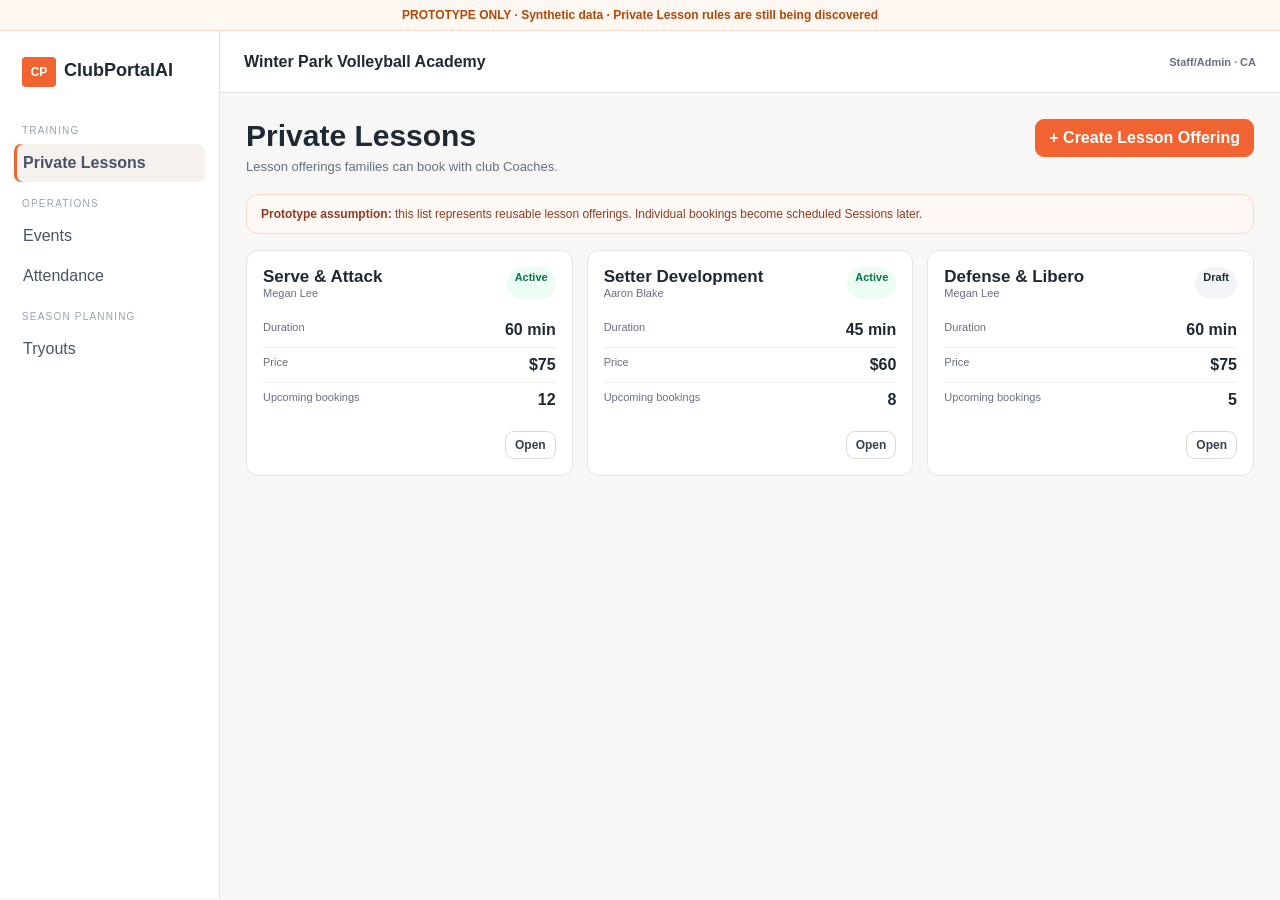
<file: private-lessons/index.html>
<!doctype html>
<html lang="en">
<head>
<meta charset="utf-8"><meta name="viewport" content="width=device-width,initial-scale=1">
<title>ClubPortalAI Private Lessons Prototype</title>
<style>
:root{--bg:#f7f7f6;--panel:#fff;--fg:#1f2933;--muted:#667085;--line:#e4e4e1;--brand:#f16432;--brand2:#d94f20;--soft:#fff8f5;--good:#067647;--goodbg:#ecfdf3}
*{box-sizing:border-box}body{margin:0;background:var(--bg);color:var(--fg);font-family:Inter,-apple-system,BlinkMacSystemFont,"Segoe UI",sans-serif}button,input,select,textarea{font:inherit}button{cursor:pointer}.bar{background:#fff7f2;border-bottom:1px solid #ffd7c7;color:#b54708;padding:8px;text-align:center;font-size:12px;font-weight:800}.app{display:grid;grid-template-columns:220px 1fr;min-height:calc(100vh - 33px)}.side{background:#fff;border-right:1px solid var(--line);padding:18px 14px}.brand{font-weight:900;font-size:18px;padding:8px 8px 24px}.brand span{display:inline-grid;place-items:center;width:34px;height:30px;background:var(--brand);color:#fff;border-radius:4px;margin-right:8px;font-size:12px}.navlabel{font-size:10px;color:#98a2b3;text-transform:uppercase;letter-spacing:.12em;padding:14px 8px 6px}.nav{padding:10px 9px;border-radius:7px;color:#475467;margin:2px 0}.nav.active{background:#f7f1ed;box-shadow:inset 3px 0 0 var(--brand);font-weight:800}.main{min-width:0}.top{height:62px;background:#fff;border-bottom:1px solid var(--line);display:flex;align-items:center;justify-content:space-between;padding:0 24px;font-weight:800}.page{max-width:1450px;margin:auto;padding:26px}.head{display:flex;justify-content:space-between;gap:16px;align-items:flex-start;margin-bottom:20px}.head h1{font-size:30px;margin:0 0 6px}.sub{font-size:13px;color:var(--muted)}.btn{border:1px solid #d9d9d6;background:#fff;border-radius:9px;padding:9px 13px;font-weight:800;color:#344054}.btn.primary{background:var(--brand);border-color:var(--brand);color:#fff}.btn.small{padding:6px 9px;font-size:12px}.grid{display:grid;gap:14px}.cards{grid-template-columns:repeat(3,minmax(0,1fr))}.card{background:#fff;border:1px solid var(--line);border-radius:12px;padding:16px}.title{font-size:17px;font-weight:900}.tiny{font-size:11px;color:var(--muted)}.badge{display:inline-flex;padding:4px 8px;border-radius:999px;background:#f2f4f7;font-size:11px;font-weight:800}.badge.good{background:var(--goodbg);color:var(--good)}.row{display:flex;justify-content:space-between;gap:12px;padding:8px 0;border-bottom:1px solid #eee}.row:last-child{border-bottom:0}.form{background:#fff;border:1px solid var(--line);border-radius:14px;padding:20px}.steps{display:flex;margin-bottom:22px}.step{flex:1;text-align:center;font-size:11px;font-weight:800;color:#98a2b3;border-top:2px solid #e4e7ec;padding-top:9px}.step.active,.step.done{color:var(--brand);border-color:var(--brand)}.field{display:grid;gap:6px}.field label{font-size:12px;font-weight:900}.input{width:100%;border:1px solid #d0d5dd;border-radius:9px;padding:10px;background:#fff}.two{grid-template-columns:1fr 1fr}.three{grid-template-columns:repeat(3,1fr)}.choice{border:1px solid #d9d9d6;border-radius:12px;padding:14px;background:#fff}.choice.selected{border-color:var(--brand);background:var(--soft)}.availability{display:grid;gap:9px}.avail-row{display:grid;grid-template-columns:90px 1fr auto;gap:12px;align-items:center;border-bottom:1px solid #eee;padding:9px 0}.avail-row:last-child{border-bottom:0}.court-buttons{display:flex;gap:7px;flex-wrap:wrap}.location{border:1px solid #d9d9d6;border-radius:12px;padding:14px}.location.active{border-color:var(--brand);background:var(--soft)}.actions{display:flex;justify-content:space-between;border-top:1px solid var(--line);padding-top:16px;margin-top:20px}.notice{border:1px solid #ffd7c7;background:#fff8f5;border-radius:12px;padding:12px 14px;color:#8f3d1f;font-size:12px}
@media(max-width:850px){.app{display:block}.side{display:none}.cards,.two,.three{grid-template-columns:1fr}.page{padding:18px 14px}.avail-row{grid-template-columns:1fr}}
</style>
</head>
<body><div class="bar">PROTOTYPE ONLY · Synthetic data · Private Lesson rules are still being discovered</div><div id="app"></div>
<script>
var state={screen:"list",step:1,draft:{title:"",description:"",coach:"Megan Lee",duration:60,locations:{"WPVC South Gym":["Court 1"],"WPVC North Gym":[]},availability:[{day:"Mon",start:"16:00",end:"20:00"},{day:"Wed",start:"16:00",end:"20:00"}],ach:75,card:79,cancelHours:24}};
var offerings=[
{title:"Serve & Attack",coach:"Megan Lee",duration:60,price:"$75",bookings:12,status:"Active"},
{title:"Setter Development",coach:"Aaron Blake",duration:45,price:"$60",bookings:8,status:"Active"},
{title:"Defense & Libero",coach:"Megan Lee",duration:60,price:"$75",bookings:5,status:"Draft"}
];
function esc(s){return String(s||"").replace(/[&<>"']/g,c=>({"&":"&amp;","<":"&lt;",">":"&gt;",'"':"&quot;","'":"&#39;"}[c]))}
function shell(content){return '<div class="app"><aside class="side"><div class="brand"><span>CP</span>ClubPortalAI</div><div class="navlabel">Training</div><div class="nav active">Private Lessons</div><div class="navlabel">Operations</div><div class="nav">Events</div><div class="nav">Attendance</div><div class="navlabel">Season Planning</div><div class="nav">Tryouts</div></aside><div class="main"><div class="top"><div>Winter Park Volleyball Academy</div><div class="tiny">Staff/Admin · CA</div></div>'+content+'</div></div>'}
function render(){document.getElementById("app").innerHTML=shell(state.screen==="list"?listView():createView())}
function listView(){return '<main class="page"><div class="head"><div><h1>Private Lessons</h1><div class="sub">Lesson offerings families can book with club Coaches.</div></div><button class="btn primary" onclick="startCreate()">+ Create Lesson Offering</button></div><div class="notice" style="margin-bottom:16px"><b>Prototype assumption:</b> this list represents reusable lesson offerings. Individual bookings become scheduled Sessions later.</div><div class="grid cards">'+offerings.map(o=>'<div class="card"><div style="display:flex;justify-content:space-between;gap:10px"><div><div class="title">'+esc(o.title)+'</div><div class="tiny">'+esc(o.coach)+'</div></div><span class="badge '+(o.status==="Active"?"good":"")+'">'+o.status+'</span></div><div style="margin-top:14px"><div class="row"><span class="tiny">Duration</span><b>'+o.duration+' min</b></div><div class="row"><span class="tiny">Price</span><b>'+o.price+'</b></div><div class="row"><span class="tiny">Upcoming bookings</span><b>'+o.bookings+'</b></div></div><div style="margin-top:14px;text-align:right"><button class="btn small">Open</button></div></div>').join("")+'</div></main>'}
function startCreate(){state.screen="create";state.step=1;render()}
function createView(){var labels=["Basics","Availability","Pricing","Review"];return '<main class="page"><div class="head"><div><h1>Create Lesson Offering</h1><div class="sub">Define what families can book.</div></div><button class="btn" onclick="state.screen=\'list\';render()">Exit setup</button></div><div class="form"><div class="steps">'+labels.map((l,i)=>'<div class="step '+(state.step===i+1?"active":state.step>i+1?"done":"")+'">'+l+'</div>').join("")+'</div>'+stepBody()+'<div class="actions"><button class="btn" '+(state.step===1?'style="visibility:hidden"':'')+' onclick="state.step--;render()">Back</button>'+(state.step<4?'<button class="btn primary" onclick="state.step++;render()">Continue</button>':'<button class="btn primary" onclick="publish()">Publish Offering</button>')+'</div></div></main>'}
function stepBody(){if(state.step===1)return basics();if(state.step===2)return availability();if(state.step===3)return pricing();return review()}
function basics(){var d=state.draft;return '<div class="grid" style="gap:20px"><div class="field"><label>Lesson name</label><input class="input" style="font-size:16px" placeholder="Serve & Attack" value="'+esc(d.title)+'" oninput="state.draft.title=this.value"></div><div class="field"><label>Parent description</label><textarea class="input" rows="3" placeholder="What will the Player work on?" oninput="state.draft.description=this.value">'+esc(d.description)+'</textarea></div><div class="grid two"><div class="field"><label>Coach</label><select class="input" onchange="state.draft.coach=this.value"><option>Megan Lee</option><option>Aaron Blake</option><option>Jordan Kim</option></select></div><div class="field"><label>Lesson length</label><select class="input" onchange="state.draft.duration=Number(this.value)"><option value="30">30 minutes</option><option value="45">45 minutes</option><option value="60" selected>60 minutes</option><option value="90">90 minutes</option></select></div></div></div>'}
function availability(){var d=state.draft;return '<div class="grid two"><div class="card"><div class="title">Coach availability</div><div class="sub">Families can request times inside these windows.</div><div class="availability" style="margin-top:10px">'+d.availability.map((a,i)=>'<div class="avail-row"><b>'+a.day+'</b><div>'+a.start+' – '+a.end+'</div><button class="btn small">Edit</button></div>').join("")+'</div><button class="btn small" style="margin-top:10px">+ Add availability</button></div><div class="card"><div class="title">Locations & courts</div><div class="sub">Choose where this Coach can teach this lesson.</div>'+Object.keys(d.locations).map(loc=>'<div class="location '+(d.locations[loc].length?"active":"")+'" style="margin-top:10px"><b>'+loc+'</b><div class="court-buttons" style="margin-top:8px">'+courts(loc).map(c=>'<button class="btn small '+(d.locations[loc].includes(c)?"primary":"")+'" onclick="toggleCourt(\''+loc+'\',\''+c+'\')">'+c+'</button>').join("")+'</div></div>').join("")+'</div></div>'}
function pricing(){var d=state.draft;return '<div class="grid two"><div class="card"><div class="title">Price per lesson</div><div class="grid two" style="margin-top:10px"><div class="field"><label>ACH</label><input class="input" type="number" value="'+d.ach+'"></div><div class="field"><label>Card</label><input class="input" type="number" value="'+d.card+'"></div></div></div><div class="card"><div class="title">Cancellation</div><div class="field" style="margin-top:10px"><label>Cancel without penalty until</label><div style="display:flex;gap:8px;align-items:center"><input class="input" style="width:100px" type="number" value="'+d.cancelHours+'"><span class="tiny">hours before lesson</span></div></div></div></div>'}
function review(){var d=state.draft;return '<div class="grid two"><div class="card"><div class="title">Lesson</div><div class="row"><span>Coach</span><b>'+esc(d.coach)+'</b></div><div class="row"><span>Length</span><b>'+d.duration+' min</b></div><div class="row"><span>Availability windows</span><b>'+d.availability.length+'</b></div></div><div class="card"><div class="title">Booking</div><div class="row"><span>ACH price</span><b>$'+d.ach+'</b></div><div class="row"><span>Card price</span><b>$'+d.card+'</b></div><div class="row"><span>Cancellation</span><b>'+d.cancelHours+' hours</b></div></div></div>'}
function courts(loc){return loc==="WPVC South Gym"?["Court 1","Court 2","Court 3","Court 4"]:["Court A","Court B","Court C"]}
function toggleCourt(loc,c){var a=state.draft.locations[loc],i=a.indexOf(c);if(i>=0)a.splice(i,1);else a.push(c);render()}
function publish(){offerings.unshift({title:state.draft.title||"New Lesson",coach:state.draft.coach,duration:state.draft.duration,price:"$"+state.draft.ach,bookings:0,status:"Active"});state.screen="list";state.step=1;render()}
render();
</script></body></html>
</file>
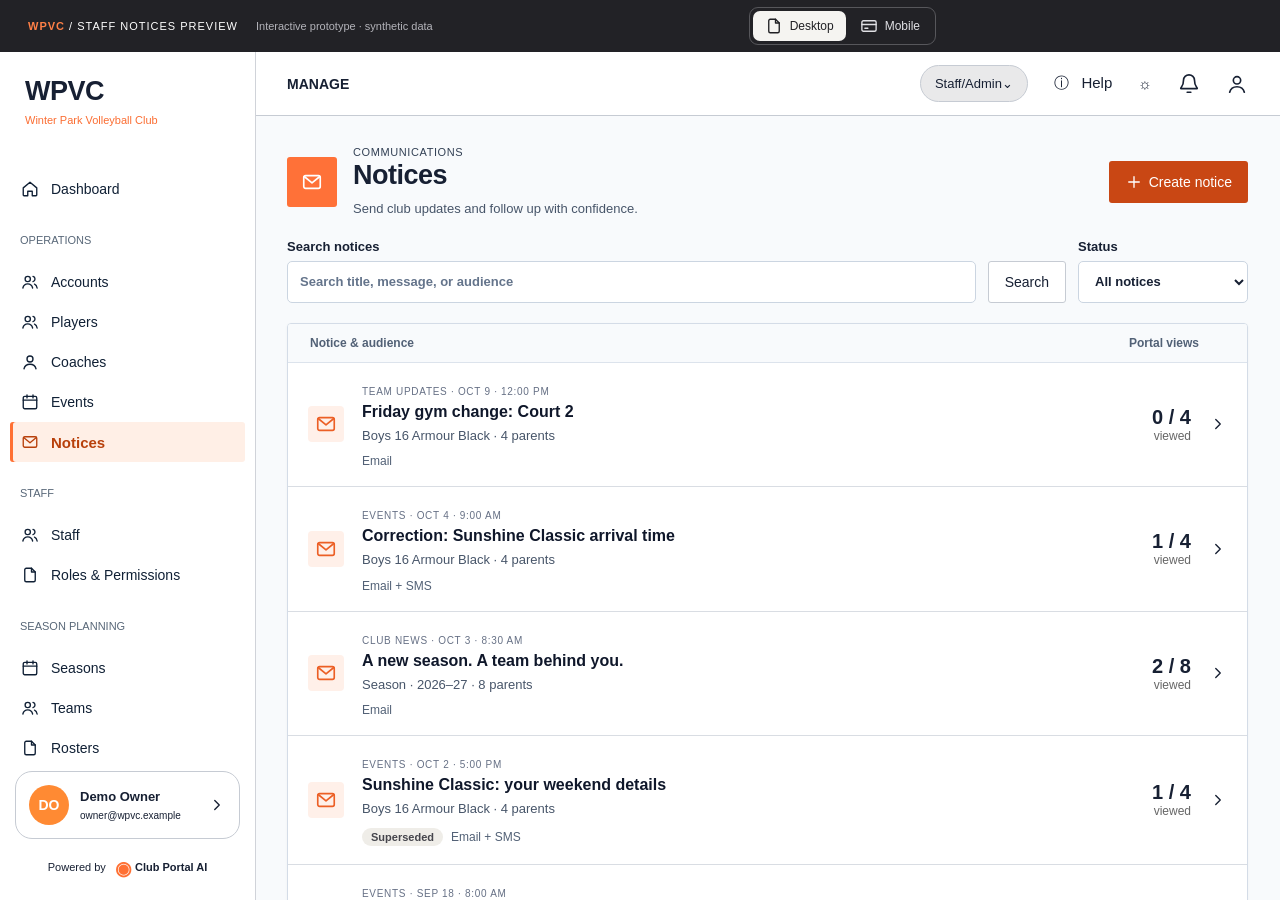
<file: staff-notices/index.html>
<!doctype html>
<html><head><meta charset="utf-8"><meta name="viewport" content="width=device-width,initial-scale=1,viewport-fit=cover">
<title>WPVC · Staff Notices Prototype</title>


<style>
/* Layout: guide panel (model, flows, live nav map) beside a working phone; stacks on narrow screens */
:root{
  --bg:#ECEAE5; --panel:#FFFFFF; --fg:#17171B; --muted:#5A5A62; --line:#DCD9D2; --accent:#C2410C; --accent-soft:#FBE7DA; --node:#F4F2EE;
  --display:'Barlow Condensed','Arial Narrow',sans-serif; --body:'Barlow','Helvetica Neue',Arial,sans-serif;
}
@media (prefers-color-scheme: dark){:root:not([data-theme="light"]){--bg:#121214;--panel:#1C1C20;--fg:#EDEDEF;--muted:#A3A3AC;--line:#33333A;--accent:#FF8A4C;--accent-soft:#3A2418;--node:#26262B;color-scheme:dark}}
:root[data-theme="dark"]{--bg:#121214;--panel:#1C1C20;--fg:#EDEDEF;--muted:#A3A3AC;--line:#33333A;--accent:#FF8A4C;--accent-soft:#3A2418;--node:#26262B;color-scheme:dark}
html,body{height:auto}
body{background:var(--bg);color:var(--fg);font-family:var(--body);font-size:15px;padding-inline:16px;padding-block:24px 40px}
.wrap{max-width:1180px;margin:0 auto;display:flex;flex-wrap:wrap;gap:32px;align-items:flex-start;justify-content:center}
.guide{flex:1 1 380px;min-width:0;max-width:560px;display:flex;flex-direction:column;gap:20px}
.guide h1{font-family:var(--display);font-weight:700;font-size:40px;line-height:1;margin:0;text-wrap:balance}
.guide h2{font-family:var(--display);font-weight:600;font-size:14px;letter-spacing:1.3px;text-transform:uppercase;color:var(--muted);margin:0 0 10px}
.lede{color:var(--muted);line-height:1.5;margin:6px 0 0;max-width:60ch}
.box{background:var(--panel);border:1px solid var(--line);border-radius:14px;padding:16px}
.rule{display:grid;grid-template-columns:repeat(2,minmax(0,1fr));gap:10px}
.rule div{background:var(--node);border-radius:10px;padding:10px 12px;line-height:1.35}
.rule b{display:block;font-family:var(--display);font-size:19px}
.rule span{color:var(--muted);font-size:13px}
.flows{display:flex;flex-direction:column;gap:8px}
.flowbtn{display:flex;gap:12px;align-items:flex-start;text-align:left;background:var(--node);border:1px solid transparent;border-radius:12px;padding:12px;font:inherit;color:var(--fg);cursor:pointer}
.flowbtn:hover{border-color:var(--line)}
.flowbtn:focus-visible,.ctl:focus-visible{outline:2px solid var(--accent);outline-offset:2px}
.flowbtn .n{flex:none;width:28px;height:28px;border-radius:50%;background:var(--fg);color:var(--panel);display:flex;align-items:center;justify-content:center;font-weight:700;font-size:13px}
.flowbtn b{display:block;font-size:15px}
.flowbtn span{display:block;color:var(--muted);font-size:13px;line-height:1.4;margin-top:2px}
.controls{display:flex;flex-wrap:wrap;gap:8px;align-items:center}
.ctl{font:inherit;font-weight:600;font-size:14px;min-height:40px;padding:0 14px;border-radius:999px;border:1px solid var(--line);background:var(--panel);color:var(--fg);cursor:pointer}
.ctl[aria-pressed="true"]{background:var(--fg);color:var(--panel);border-color:var(--fg)}
.map{font-size:14px;display:flex;flex-direction:column;gap:4px}
.map .nd{display:flex;align-items:center;gap:8px;padding:6px 10px;border-radius:8px;background:var(--node);transition:background .15s,color .15s}
.map .nd.sub{margin-left:22px}
.map .nd.sh{margin-left:22px;border:1px dashed var(--line);background:transparent}
.map .nd small{color:var(--muted);margin-left:auto;font-size:12px;text-align:right}
.map .nd.on{background:var(--accent-soft);color:var(--fg);box-shadow:inset 3px 0 0 var(--accent)}
.map .grp{font-size:12px;font-weight:600;letter-spacing:1px;text-transform:uppercase;color:var(--muted);margin:8px 0 2px}
.note{font-size:13px;color:var(--muted);line-height:1.45}
@media (prefers-reduced-motion: reduce){*{transition:none!important;animation:none!important}}

/* ---------- Phone (the app itself keeps one light look, like the product) ---------- */
.phonewrap{flex:0 1 412px;min-width:0;display:flex;justify-content:center}
.phone{width:100%;max-width:400px;height:800px;border-radius:44px;background:#0B0B0D;padding:10px;box-sizing:border-box;box-shadow:0 30px 60px -30px rgba(0,0,0,.45)}
.screen{position:relative;width:100%;height:100%;border-radius:34px;overflow:hidden;background:#F5F4F0;color:#16161A;font-family:var(--body);display:flex;flex-direction:column}
.screen button{font:inherit;color:inherit}
.screen :focus-visible{outline:2px solid #C2410C;outline-offset:2px}
.top{flex:none;height:56px;background:#111113;border-bottom:3px solid #FF7A33;display:flex;align-items:center;justify-content:space-between;padding:0 6px 0 16px}
.brand{display:flex;align-items:baseline;gap:8px}
.brand i{font-family:var(--display);font-weight:800;font-size:26px;color:#FF7A33}
.brand span{color:#fff;font-size:13px;font-weight:500}
.iconbtn{width:44px;height:44px;display:flex;align-items:center;justify-content:center;background:none;border:0;cursor:pointer;color:#fff!important;position:relative}
.dot{position:absolute;top:10px;right:10px;width:8px;height:8px;border-radius:50%;background:#FF7A33}
.body{flex:1;min-height:0;overflow-y:auto;scrollbar-width:none}
.body::-webkit-scrollbar{display:none}
.pad{padding:18px 16px 28px;display:flex;flex-direction:column;gap:24px}
.h1{font-family:var(--display);font-weight:700;font-size:32px;line-height:1.05;margin:0}
.h2{font-family:var(--display);font-weight:600;font-size:15px;letter-spacing:1.2px;text-transform:uppercase;color:#55555D;margin:0}
.sec{display:flex;flex-direction:column;gap:10px}
.sechead{display:flex;align-items:center;justify-content:space-between;min-height:28px}
.card{background:#fff;border:1px solid #E6E4DE;border-radius:14px;overflow:hidden}
.row{display:flex;align-items:center;gap:12px;padding:13px 16px;min-height:44px;background:#fff;border:0;width:100%;text-align:left;box-sizing:border-box}
button.row{cursor:pointer}
button.row:hover{background:#FAF9F6}
.row + .row,.dayhead + .row{border-top:1px solid #EFEDE8}
.dayhead{display:flex;justify-content:space-between;align-items:center;padding:9px 16px;background:#FAF9F6;font-weight:700;font-size:14px}
.row + .dayhead{border-top:1px solid #EFEDE8}
.grow{flex:1;min-width:0}
.t{font-weight:600;font-size:15px}
.m{color:#5B5B63;font-size:13px;line-height:1.35}
.chip{display:inline-flex;align-items:center;font-size:12px;font-weight:600;padding:3px 9px;border-radius:999px;white-space:nowrap}
.ok{background:#E3F2E7;color:#14532D}.warn{background:#FDEBD8;color:#7C2D12}.neutral{background:#EFEDE8;color:#45454C}.dark{background:#16161A;color:#fff}.bad{background:#FCE4E4;color:#991B1B}.info{background:#E0EAFB;color:#1E3A8A}
.fld{display:flex;flex-direction:column;gap:6px}.fld label{font-size:13px;font-weight:600;color:#3F3F46}.fld input{font:inherit;font-size:16px;min-height:44px;border:1px solid #D6D3CC;border-radius:10px;padding:0 12px;background:#fff;color:#16161A}.fld input:focus{outline:2px solid #C2410C;outline-offset:1px;border-color:#C2410C}.fld .hint{font-size:12px;color:#5B5B63}
.av{border-radius:50%;display:inline-flex;align-items:center;justify-content:center;font-weight:700;color:#fff;flex:none}
.a40{width:40px;height:40px;font-size:14px}.a32{width:32px;height:32px;font-size:12px}.a96{width:96px;height:96px;font-size:30px}.a160{width:160px;height:160px;font-size:48px}
.av{position:relative;overflow:visible}.av img{width:100%;height:100%;object-fit:cover;border-radius:50%;display:block}.av.hasph{box-shadow:0 0 0 2px #fff,0 0 0 4px var(--ring)}.a28.hasph,.a32.hasph{box-shadow:0 0 0 2px var(--ring)}
.ghost{background:#E6E4DE;color:#8A8A92}.ghost svg{width:60%;height:60%}
.avedit{position:relative;background:none;border:0;padding:0;cursor:pointer;border-radius:50%;flex:none}.avedit .cam{position:absolute;right:-2px;bottom:-2px;width:26px;height:26px;border-radius:50%;background:#16161A;color:#fff;display:flex;align-items:center;justify-content:center;border:2px solid #F5F4F0}.avedit .cam svg{width:14px;height:14px}
.filebtn{position:relative;overflow:hidden}.filebtn input{position:absolute;inset:0;opacity:0;cursor:pointer;font-size:0}.a28{width:28px;height:28px;font-size:11px}.a64{width:64px;height:64px;font-size:22px}
.btn{display:inline-flex;align-items:center;justify-content:center;gap:6px;min-height:44px;padding:0 16px;border-radius:10px;font-weight:600;font-size:15px;cursor:pointer;border:0;box-sizing:border-box}
.pri{background:#C2410C;color:#fff!important}.pri:hover{background:#9A3412}.pri:disabled{background:#D8D5CE;color:#77777F!important;cursor:not-allowed}
.gho{background:#fff;border:1px solid #D6D3CC}
.sm{min-height:36px;padding:0 12px;font-size:14px}
.full{width:100%}
.link{background:none;border:0;font-weight:600;font-size:14px;color:#C2410C!important;cursor:pointer;min-height:44px;padding:0 4px}
.back{display:inline-flex;align-items:center;gap:2px;background:none;border:0;font-weight:600;font-size:15px;cursor:pointer;min-height:44px;padding:0 8px 0 0}
.date{width:44px;flex:none;text-align:center;border-radius:10px;background:#F5F4F0;padding:6px 0}
.date b{display:block;font-family:var(--display);font-size:22px;line-height:1}
.date span{display:block;font-size:11px;font-weight:600;text-transform:uppercase;letter-spacing:.6px;color:#5B5B63}
.big{font-family:var(--display);font-weight:700;font-size:34px;line-height:1.1}
.filters{display:flex;gap:8px;overflow-x:auto;scrollbar-width:none;margin:0 -16px;padding:0 16px}
.fchip{flex:none;display:inline-flex;align-items:center;gap:6px;min-height:38px;padding:0 14px 0 10px;border-radius:999px;border:1px solid #D6D3CC;background:#fff;font-weight:600;font-size:14px;cursor:pointer}
.fchip.on{background:#16161A;color:#fff!important;border-color:#16161A}
.fchip .sw{width:10px;height:10px;border-radius:50%}
.tabs{flex:none;display:flex;background:#fff;border-top:1px solid #E6E4DE;padding:0 4px 10px}
.tab{flex:1;display:flex;flex-direction:column;align-items:center;justify-content:center;gap:3px;background:none;border:0;font-size:11px;font-weight:600;cursor:pointer;min-height:58px;color:#5B5B63!important}
.tab.on{color:#C2410C!important}
svg.i{width:22px;height:22px;fill:none;stroke:currentColor;stroke-width:1.8;stroke-linecap:round;stroke-linejoin:round;flex:none}
svg.s{width:18px;height:18px}
.scrim{position:absolute;inset:0;background:rgba(17,17,19,.5);display:flex;flex-direction:column;justify-content:flex-end;z-index:5;animation:fade .18s ease-out}
.scrim .close{flex:1;background:none;border:0;cursor:pointer}
.sheet{background:#fff;border-radius:22px 22px 0 0;padding:10px 16px 26px;display:flex;flex-direction:column;gap:14px;max-height:88%;overflow-y:auto;animation:up .22s ease-out}
.grab{width:40px;height:4px;border-radius:2px;background:#D6D3CC;align-self:center}
.radio{width:22px;height:22px;border-radius:50%;border:2px solid #A8A6A0;box-sizing:border-box;display:flex;align-items:center;justify-content:center;flex:none}
.radio.on{border-color:#C2410C}.radio.on::after{content:"";width:10px;height:10px;border-radius:50%;background:#C2410C}
.check{width:22px;height:22px;border-radius:6px;border:2px solid #A8A6A0;box-sizing:border-box;display:flex;align-items:center;justify-content:center;flex:none;color:#fff}
.check.on{background:#C2410C;border-color:#C2410C}
.steps{display:flex;gap:6px}.steps span{flex:1;height:4px;border-radius:2px;background:#E6E4DE}.steps span.on{background:#C2410C}
.toast{position:absolute;left:16px;right:16px;bottom:84px;background:#16161A;color:#fff;border-radius:12px;padding:12px 14px;font-weight:600;font-size:14px;display:flex;gap:10px;align-items:center;z-index:6;animation:up .2s ease-out}
.push{position:absolute;left:10px;right:10px;top:10px;z-index:7;display:flex;gap:12px;align-items:center;text-align:left;background:rgba(30,30,34,.94);color:#fff!important;border:0;border-radius:18px;padding:12px 14px;cursor:pointer;animation:down .25s ease-out;box-shadow:0 10px 30px rgba(0,0,0,.3)}
.push .ic{width:38px;height:38px;border-radius:10px;background:#111113;border:1px solid #333;display:flex;align-items:center;justify-content:center;font-family:var(--display);font-style:italic;font-weight:800;color:#FF7A33;font-size:14px;flex:none}
.stack{display:flex;flex:none}.stack .av{border:2px solid #fff;margin-left:-8px}.stack .av:first-child{margin-left:0}
.coachav{background:#16161A;color:#FF7A33}
.jersey{width:40px;height:40px;flex:none;border-radius:10px;border:1.5px solid #D6D3CC;background:#F5F4F0;display:flex;align-items:center;justify-content:center;font-family:var(--display);font-weight:700;font-size:20px;font-variant-numeric:tabular-nums;box-sizing:border-box}
.posab{font-family:var(--display);font-weight:700;font-size:15px;letter-spacing:.5px;color:#55555D;min-width:34px;text-align:right}
.poslegend{display:flex;flex-wrap:wrap;gap:6px 12px;font-size:12px;color:#5B5B63}.poslegend b{color:#16161A}
.empty{padding:26px 20px;text-align:center;display:flex;flex-direction:column;align-items:center;gap:6px}

.athgrid{display:grid;grid-template-columns:1fr;gap:14px}
.playercard{--player:#C2410C;position:relative;border:1px solid #E6E4DE;border-radius:18px;background:#fff;overflow:hidden;box-shadow:0 10px 26px -24px rgba(17,17,19,.55)}
.playercard::before{content:"";position:absolute;left:0;top:0;bottom:0;width:4px;background:var(--player);z-index:2}
.athcard{display:block;width:100%;padding:0;text-align:left;cursor:pointer;color:inherit}
.athcard:hover{border-color:#D6D3CC;box-shadow:0 14px 32px -24px rgba(17,17,19,.65)}
.playerhero{position:relative;padding:18px 18px 16px 20px;background:linear-gradient(135deg,color-mix(in srgb,var(--player) 11%,#fff),#fff 72%)}
.playernumghost{position:absolute;right:12px;top:-10px;font-family:var(--display);font-weight:800;font-style:italic;font-size:86px;line-height:1;color:var(--player);opacity:.075;pointer-events:none}
.playeridentity{position:relative;display:flex;align-items:center;gap:14px;z-index:1}
.playeridentity .av{box-shadow:0 0 0 3px #fff,0 8px 24px -14px rgba(17,17,19,.65)}
.playername{font-family:var(--display);font-size:25px;line-height:1;font-weight:700;margin:0 0 5px}
.playerteam{font-size:13px;font-weight:600;color:#55555D;line-height:1.3;max-width:225px}
.playerfacts{display:grid;grid-template-columns:repeat(3,minmax(0,1fr));border-top:1px solid #EFEDE8;background:#fff}
.playerfact{padding:11px 12px 12px;text-align:center;min-width:0}
.playerfact + .playerfact{border-left:1px solid #EFEDE8}
.playerfact b{display:block;font-family:var(--display);font-weight:700;font-size:20px;line-height:1.05;white-space:nowrap;overflow:hidden;text-overflow:ellipsis}
.playerfact span{display:block;color:#77777F;font-size:10px;font-weight:700;text-transform:uppercase;letter-spacing:.75px;margin-top:3px}
.athactions{border-top:1px solid #EFEDE8;background:#fff}
.athaction{display:flex;align-items:center;gap:12px;width:100%;padding:13px 14px 13px 18px;border:0;border-top:1px solid #EFEDE8;background:#fff;text-align:left;cursor:pointer;box-sizing:border-box}
.athaction:first-child{border-top:0}
.athaction:hover{background:#FAF9F6}
.athaction.disabled{cursor:default;opacity:.55}
.athactionicon{width:36px;height:36px;border-radius:10px;background:#F5F4F0;display:flex;align-items:center;justify-content:center;flex:none}
.athactionicon svg{width:19px;height:19px}
.athcallout{margin:12px 14px 0 18px;padding:12px 13px;border-radius:12px;background:#FFF6EF;border:1px solid #F4D8C8;display:flex;gap:10px;align-items:center}
.playerphotoedit{position:relative;background:none;border:0;padding:0;cursor:pointer;border-radius:50%;flex:none}
.playerphotoedit .cam{position:absolute;right:-2px;bottom:-2px;width:28px;height:28px;border-radius:50%;background:#16161A;color:#fff;display:flex;align-items:center;justify-content:center;border:2px solid #fff}.playerphotoedit .cam svg{width:14px;height:14px}
.destinations{display:flex;flex-direction:column;gap:10px}
.dest{display:flex;align-items:center;gap:14px;padding:16px;background:#fff;border:1px solid #E6E4DE;border-radius:14px;width:100%;text-align:left;cursor:pointer;box-sizing:border-box}
.dest:hover{background:#FAF9F6}
.desticon{width:42px;height:42px;border-radius:11px;background:#F5F4F0;display:flex;align-items:center;justify-content:center;flex:none}
.heroLine{display:flex;align-items:center;gap:14px}
.quiet{color:#5B5B63;font-size:13px;line-height:1.4}
.flowpage{min-height:100%;display:flex;flex-direction:column}
.flowpage .flowbody{flex:1;display:flex;flex-direction:column;gap:18px}
.flowfoot{position:sticky;bottom:0;background:#F5F4F0;padding-top:10px}
.passbox{display:flex;gap:16px;align-items:center;padding:16px;background:#111113;color:#fff;border-radius:14px}
.qr{width:96px;height:96px;flex:none;border:8px solid #fff;box-sizing:border-box;background-color:#fff;background-image:linear-gradient(90deg,#111 50%,transparent 50%),linear-gradient(#111 50%,transparent 50%);background-size:14px 14px;background-position:0 0,7px 7px;position:relative}
.qr::after{content:"WPVC";position:absolute;inset:27px 10px;background:#fff;color:#111;display:flex;align-items:center;justify-content:center;font-family:var(--display);font-weight:800;font-size:13px;letter-spacing:.5px}
.switch{width:46px;height:26px;border-radius:999px;background:#D6D3CC;position:relative;flex:none;transition:.15s}
.switch::after{content:"";position:absolute;width:20px;height:20px;border-radius:50%;background:#fff;top:3px;left:3px;box-shadow:0 1px 4px rgba(0,0,0,.2);transition:.15s}
.switch.on{background:#C2410C}.switch.on::after{transform:translateX(20px)}
.pricecompare{display:grid;grid-template-columns:1fr 1fr;border:1px solid #E6E4DE;border-radius:12px;overflow:hidden;background:#fff}
.pricecompare>div{padding:12px}.pricecompare>div+div{border-left:1px solid #EFEDE8}.pricecompare b{display:block;font-family:var(--display);font-size:21px}.pricecompare span{font-size:12px;color:#5B5B63}
@keyframes up{from{transform:translateY(24px);opacity:.4}to{transform:none;opacity:1}}
@keyframes down{from{transform:translateY(-24px);opacity:.4}to{transform:none;opacity:1}}
@keyframes fade{from{opacity:0}to{opacity:1}}
@media (max-width:440px){.phone{height:760px;border-radius:0;padding:0;background:none;box-shadow:none}.screen{border-radius:20px;border:1px solid var(--line)}}

.scenario{display:flex;gap:10px;align-items:flex-start;padding:10px 12px;border-radius:11px;background:var(--node);border:1px solid transparent;cursor:pointer;width:100%;text-align:left;color:var(--fg);font:inherit}.scenario:hover{border-color:var(--line)}.scenario .av{margin-top:1px}.scenario b{display:block;font-size:14px}.scenario small{display:block;color:var(--muted);font-size:12px;line-height:1.35;margin-top:2px}.scenarios{display:flex;flex-direction:column;gap:7px}.count{min-width:20px;height:20px;border-radius:999px;display:inline-flex;align-items:center;justify-content:center;background:#C2410C;color:#fff;font-size:11px;font-weight:700}.subtle{background:#FAF9F6}.locked{opacity:.62}.amountgrid{display:grid;grid-template-columns:repeat(3,minmax(0,1fr));gap:8px}.amountchoice{border:1px solid #D6D3CC;background:#fff;border-radius:11px;padding:10px 8px;text-align:center;cursor:pointer}.amountchoice.on{border-color:#16161A;box-shadow:inset 0 0 0 1px #16161A}.amountchoice b{display:block;font-family:var(--display);font-size:18px}.amountchoice span{display:block;font-size:11px;color:#5B5B63;margin-top:2px}.minihero{padding:14px 16px;background:#FAF9F6;border-bottom:1px solid #EFEDE8}.statusline{display:flex;gap:7px;flex-wrap:wrap;margin-top:8px}.callout{padding:14px 16px;border-radius:14px;background:#FFF6EF;border:1px solid #F4D8C8;display:flex;gap:10px;align-items:flex-start}.callout.blue{background:#F2F6FD;border-color:#C7D7F5}.callout.green{background:#F1F8F3;border-color:#CBE7D1}.methodrow{display:flex;gap:10px;align-items:center}.mutedbtn{opacity:.55;pointer-events:none}.sectionnote{padding:10px 12px;border-radius:10px;background:#F5F4F0;color:#5B5B63;font-size:12px;line-height:1.4}.tiny{font-size:11px;color:#77777F}.dangerlink{color:#991B1B!important}.pillnum{font-family:var(--display);font-size:18px;font-weight:700}.taskdot{width:9px;height:9px;border-radius:50%;background:#C2410C;flex:none}.heroStats{display:grid;grid-template-columns:repeat(3,1fr);border-top:1px solid #EFEDE8}.heroStats div{text-align:center;padding:10px}.heroStats div+div{border-left:1px solid #EFEDE8}.heroStats b{display:block;font-family:var(--display);font-size:19px}.heroStats span{display:block;font-size:10px;color:#77777F;text-transform:uppercase;font-weight:700;letter-spacing:.7px;margin-top:2px}.row[aria-disabled="true"]{opacity:.55;cursor:default}.row[aria-disabled="true"]:hover{background:#fff}


/* ---------- Prototype theme switch ---------- */
:root[data-theme="dark"] .screen{background:#141416;color:#F4F4F5}
:root[data-theme="dark"] .screen .h2{color:#B7B7C0}
:root[data-theme="dark"] .screen .m,
:root[data-theme="dark"] .screen .quiet,
:root[data-theme="dark"] .screen .tiny,
:root[data-theme="dark"] .screen .playerteam,
:root[data-theme="dark"] .screen .date span,
:root[data-theme="dark"] .screen .playerfact span,
:root[data-theme="dark"] .screen .pricecompare span,
:root[data-theme="dark"] .screen .amountchoice span,
:root[data-theme="dark"] .screen .sectionnote{color:#AAAAB4}
:root[data-theme="dark"] .screen .card,
:root[data-theme="dark"] .screen .row,
:root[data-theme="dark"] .screen .sheet,
:root[data-theme="dark"] .screen .tabs,
:root[data-theme="dark"] .screen .dest,
:root[data-theme="dark"] .screen .playercard,
:root[data-theme="dark"] .screen .playerfacts,
:root[data-theme="dark"] .screen .athactions,
:root[data-theme="dark"] .screen .athaction,
:root[data-theme="dark"] .screen .pricecompare,
:root[data-theme="dark"] .screen .amountchoice{background:#202024;border-color:#36363D}
:root[data-theme="dark"] .screen button.row:hover,
:root[data-theme="dark"] .screen .athaction:hover,
:root[data-theme="dark"] .screen .dest:hover{background:#29292E}
:root[data-theme="dark"] .screen .row + .row,
:root[data-theme="dark"] .screen .dayhead + .row,
:root[data-theme="dark"] .screen .row + .dayhead,
:root[data-theme="dark"] .screen .playerfacts,
:root[data-theme="dark"] .screen .playerfact + .playerfact,
:root[data-theme="dark"] .screen .athactions,
:root[data-theme="dark"] .screen .athaction,
:root[data-theme="dark"] .screen .heroStats,
:root[data-theme="dark"] .screen .heroStats div+div,
:root[data-theme="dark"] .screen .minihero{border-color:#36363D}
:root[data-theme="dark"] .screen .dayhead,
:root[data-theme="dark"] .screen .minihero,
:root[data-theme="dark"] .screen .subtle,
:root[data-theme="dark"] .screen .sectionnote,
:root[data-theme="dark"] .screen .date,
:root[data-theme="dark"] .screen .athactionicon,
:root[data-theme="dark"] .screen .desticon,
:root[data-theme="dark"] .screen .flowfoot{background:#19191D}
:root[data-theme="dark"] .screen .playerhero{background:linear-gradient(135deg,color-mix(in srgb,var(--player) 18%,#202024),#202024 72%)}
:root[data-theme="dark"] .screen .playeridentity .av{box-shadow:0 0 0 3px #202024,0 8px 24px -14px rgba(0,0,0,.85)}
:root[data-theme="dark"] .screen .av.hasph{box-shadow:0 0 0 2px #202024,0 0 0 4px var(--ring)}
:root[data-theme="dark"] .screen .stack .av{border-color:#202024}
:root[data-theme="dark"] .screen .playerphotoedit .cam,
:root[data-theme="dark"] .screen .avedit .cam{border-color:#202024}
:root[data-theme="dark"] .screen .gho,
:root[data-theme="dark"] .screen .fchip{background:#202024;border-color:#414148;color:#F4F4F5}
:root[data-theme="dark"] .screen .fchip.on{background:#F4F4F5;color:#17171B!important;border-color:#F4F4F5}
:root[data-theme="dark"] .screen .fld label{color:#D4D4D8}
:root[data-theme="dark"] .screen .fld input{background:#19191D;color:#F4F4F5;border-color:#45454D}
:root[data-theme="dark"] .screen .fld .hint{color:#A3A3AC}
:root[data-theme="dark"] .screen .radio,
:root[data-theme="dark"] .screen .check{border-color:#73737E}
:root[data-theme="dark"] .screen .neutral{background:#303036;color:#D4D4D8}
:root[data-theme="dark"] .screen .ok{background:#153522;color:#86EFAC}
:root[data-theme="dark"] .screen .warn{background:#4A2A14;color:#FDBA74}
:root[data-theme="dark"] .screen .bad{background:#4B1F24;color:#FCA5A5}
:root[data-theme="dark"] .screen .info{background:#172D4D;color:#93C5FD}
:root[data-theme="dark"] .screen .dark{background:#F4F4F5;color:#17171B}
:root[data-theme="dark"] .screen .jersey{background:#242429;border-color:#4B4B53;color:#F4F4F5}
:root[data-theme="dark"] .screen .posab,
:root[data-theme="dark"] .screen .poslegend{color:#B7B7C0}
:root[data-theme="dark"] .screen .poslegend b{color:#F4F4F5}
:root[data-theme="dark"] .screen .ghost{background:#303036;color:#9B9BA5}
:root[data-theme="dark"] .screen .callout,
:root[data-theme="dark"] .screen .athcallout{background:#39251B;border-color:#64402D}
:root[data-theme="dark"] .screen .callout.blue{background:#18263B;border-color:#324A70}
:root[data-theme="dark"] .screen .callout.green{background:#163020;border-color:#2C5A3A}
:root[data-theme="dark"] .screen .pricecompare>div+div{border-color:#36363D}
:root[data-theme="dark"] .screen .switch{background:#4B4B53}
:root[data-theme="dark"] .screen .switch::after{background:#F4F4F5}
:root[data-theme="dark"] .screen .passbox{background:#0D0D0F}
:root[data-theme="dark"] .screen .scrim{background:rgba(0,0,0,.62)}
:root[data-theme="dark"] .screen .row[aria-disabled="true"]:hover{background:#202024}

</style><style>body{margin:0;background:#ecece9;font-family:var(--body)}button,input,select,textarea{font:inherit}button:focus-visible,a:focus-visible{outline:3px solid #ea6c32;outline-offset:3px}.labbar{height:52px;box-sizing:border-box;background:#222226;color:#fff;display:flex;align-items:center;justify-content:space-between;padding:0 28px;font-size:11px;letter-spacing:1px}.labbar b{color:#ff8047}.labbar em{font-style:normal;color:#b4b4ba;letter-spacing:0;margin-left:14px}.labbar div{display:flex;gap:4px}.labbar button{background:transparent;border:0;color:#e0e0e4;padding:9px 12px;cursor:pointer;font-size:12px;border-radius:7px}.labbar button:hover,.labbar button.active{background:#454549;color:white}.wrap{display:block;max-width:1240px;padding:28px;margin:auto}.guide{display:none!important}.showlab .guide{display:flex!important;position:fixed;right:14px;top:62px;bottom:14px;width:340px;overflow:auto;z-index:20;background:#f7f6f2;box-shadow:0 15px 100px #0006;padding:24px;border-radius:18px}.phonewrap{display:block}.phone{max-width:none;width:100%;height:calc(100dvh - 108px);padding:0;background:none;border-radius:20px;box-shadow:0 20px 70px #22222212}.screen{border-radius:20px;border:1px solid #d5d5d0;background:#f6f5f2;position:relative}.top{height:80px;padding:0 32px;border-bottom:3px solid #f57237;gap:16px}.brand img{width:142px;height:auto;display:block}.portalword{font-size:10px;font-weight:600;letter-spacing:2px;color:#bbb;margin-right:auto}.bell{position:relative;margin-left:auto}.bellcount{position:absolute;right:-2px;top:0;background:#ff7438;color:#151515;border-radius:20px;font-size:10px;min-width:16px;height:16px;display:grid;place-items:center;font-weight:700}.pad{padding:30px;gap:24px;max-width:1100px;margin:0 auto;width:100%;box-sizing:border-box}.h1{font-size:42px;letter-spacing:-.7px}.h2{font-size:23px;letter-spacing:0;text-transform:none;color:#25252b}.body{scroll-behavior:smooth}.tabs{padding:0 20%;min-height:70px}.tab{font-size:12px;gap:5px;position:relative}.tab.on:before{content:'';position:absolute;top:0;height:3px;width:44px;background:#e66328;border-radius:0 0 3px 3px}.homegrid{display:grid;grid-template-columns:1fr 1fr;gap:28px;align-items:start}.hero{position:relative;overflow:hidden;border-radius:18px;padding:30px 34px;background:#171719;color:white;min-height:118px;display:flex;align-items:center;justify-content:space-between}.hero:after{content:'';position:absolute;width:310px;height:310px;border:1px solid #f9753840;border-radius:50%;right:-40px;top:-130px;box-shadow:0 0 0 35px #f9753810,0 0 0 70px #f9753808;pointer-events:none}.hero .h1{font-size:48px;margin:7px 0;color:white}.eyebrow{font-size:10px;font-weight:700;letter-spacing:2px;text-transform:uppercase;color:#d95a21}.hero .eyebrow{color:#ff945f}.hero p{font-size:14px;color:#c6c6cd;margin:6px 0}.seasonmark{z-index:1;font:italic 800 52px var(--display);color:#f5773b}.seasonmark small{display:block;font:600 10px var(--body);letter-spacing:2px;text-align:right;color:#bbb;margin-top:5px}.familystrip{display:flex;gap:8px;overflow:auto;padding:3px 2px 10px}.familymini{display:flex;align-items:center;gap:10px;border:1px solid #dfded8;border-radius:30px;background:#fff;padding:7px 16px 7px 8px;cursor:pointer;white-space:nowrap;font-size:13px}.familymini:hover{border-color:#d66331}.sechead{margin-bottom:12px}.noticerow{display:flex;gap:13px;width:100%;text-align:left;border:0;background:#fff;border-bottom:1px solid #e9e7e1;padding:19px;cursor:pointer;color:inherit;align-items:flex-start}.noticerow:last-child{border-bottom:0}.noticerow:hover{background:#fff9f4}.noticerow .t{font-size:16px;line-height:1.3;margin:5px 0}.noticeglyph{height:36px;width:36px;border-radius:10px;background:#f7ede5;color:#bf4e1f;display:grid;place-items:center;flex:none}.noticeglyph.read{background:#f2f2ef;color:#73737a}.nmeta{font-size:10px;font-weight:700;letter-spacing:.7px;text-transform:uppercase;color:#73737a}.unreaddot{background:#d85922;width:7px;height:7px;border-radius:50%;flex:none;margin-top:7px}.noticecopy{white-space:pre-wrap;font-size:17px;line-height:1.75}.noticecopy a{color:#b54619;text-decoration:underline}.narrow{max-width:760px}.noticepaper{background:#fff;border:1px solid #e1ded7;border-radius:18px;padding:30px}.noticepaper .h1{font-size:36px;line-height:1.05;margin:14px 0}.byline{display:flex;align-items:center;gap:10px;padding:20px 0;border-bottom:1px solid #eee;margin-bottom:20px}.filterbar{display:flex;flex-wrap:wrap;gap:8px}.filterbar button{border-radius:25px;border:1px solid #d9d7d0;padding:10px 16px;background:#fff;cursor:pointer;font-size:13px}.filterbar .selected{background:#202024;color:white;border-color:#202024}.headsplit{display:flex;justify-content:space-between;align-items:center;gap:14px}.athgrid{grid-template-columns:repeat(2,minmax(0,1fr));gap:22px}.playerhero{padding:23px}.playername{font-size:29px}.playercard{border-radius:18px}.sheet{max-width:610px;width:100%;align-self:center;box-sizing:border-box}.scrim{backdrop-filter:blur(5px)}.composegrid{display:grid;grid-template-columns:1.4fr 1fr;gap:24px;align-items:start}.composeform{display:flex;flex-direction:column;gap:22px}.composeform label{font-size:14px;font-weight:600;display:block}.composeform input:not([type=checkbox]),.composeform textarea,.composeform select{width:100%;box-sizing:border-box;padding:12px;border-radius:9px;border:1px solid #cfcec8;margin-top:8px;background:#fff;color:#202024}.composeform textarea{resize:vertical;min-height:160px}.composeform fieldset{border:0;padding:0;margin:0}.composeform legend{font-weight:600;margin-bottom:10px}.checklabel{display:flex!important;align-items:center;gap:10px;font-weight:400!important;padding:8px 0;min-height:30px}.checklabel input{accent-color:#cc551e;width:18px;height:18px}.previewcard{padding:22px;border:1px solid #ddd;border-radius:14px;background:#fff}.previewcard p{font-size:14px;line-height:1.6}.previewcard+.previewcard{margin-top:15px}.recipientlist{max-height:250px;overflow:auto;padding:10px;background:#f6f5f2;border-radius:8px}.staffrow{display:flex;align-items:center;gap:18px;padding:22px;background:white;border-bottom:1px solid #e7e5df;width:100%;text-align:left;cursor:pointer;border-top:0;border-left:0;border-right:0}.staffrow .t{font-size:17px}.viewstat{font:700 24px var(--display);text-align:right}.viewstat small{font:400 12px var(--body);display:block;color:#666}.emptypro{padding:40px;text-align:center;color:#777}.automationnote{font-size:12px;color:#777;line-height:1.5}.sheet h2{font-size:28px}.noticepaper .btn{margin-top:20px}.body>.pad{animation:portalIn .2s ease-out}@keyframes portalIn{from{opacity:.65;transform:translateY(5px)}to{opacity:1;transform:none}}@media(prefers-reduced-motion:reduce){*{animation:none!important;scroll-behavior:auto!important}}@media(max-width:760px){.labbar{height:70px;padding:8px 12px;display:block;letter-spacing:.5px}.labbar>span{font-size:9px}.labbar div{margin-top:5px}.labbar button{padding:7px 10px;font-size:11px}.labbar em{margin-left:8px}.wrap{padding:0}.phone{height:calc(100dvh - 70px);border-radius:0}.screen{border-radius:0;border:0}.top{height:64px;padding:0 18px;gap:10px}.brand img{width:112px}.portalword{font-size:8px;letter-spacing:1px}.pad{padding:22px 16px;gap:21px}.hero{padding:24px 22px;min-height:115px}.hero .h1{font-size:40px}.hero p{max-width:210px;font-size:13px}.seasonmark{font-size:34px}.seasonmark small{font-size:8px}.homegrid,.composegrid,.athgrid{grid-template-columns:1fr}.homegrid{gap:22px}.tabs{padding:0 10px max(7px,env(safe-area-inset-bottom));min-height:64px}.h1{font-size:34px}.noticepaper{padding:22px}.noticepaper .h1{font-size:31px}.familystrip{margin-right:-16px}.noticerow{padding:17px 14px}.showlab .guide{width:calc(100% - 44px);box-sizing:border-box;top:80px}.sheet{max-height:91%}.staffrow{padding:16px;gap:12px}.headsplit{align-items:flex-start}.headsplit .btn{white-space:nowrap}.viewstat{font-size:21px}}
body{padding:0}.portalword{flex:1}.screen .body{min-height:0}.noticecopy{overflow-wrap:anywhere}.screen .h1{overflow-wrap:anywhere}.composeform .link{align-self:flex-start}.screen .homegrid .card{margin:0}.screen .hero{flex-shrink:0}

.labbar{gap:20px}.labbar .previewModes{margin-left:auto;margin-right:auto;gap:2px;border:1px solid #57575b;padding:3px;border-radius:9px}.previewModes button{display:flex;gap:7px;align-items:center;padding:6px 12px}.previewModes button[aria-pressed=true]{background:#f5f4f1;color:#202024}.screen{container-type:inline-size;container-name:portal}.mobile-preview .wrap{max-width:438px;padding:22px}.mobile-preview .phone{height:min(844px,calc(100dvh - 100px));border:8px solid #19191c;border-radius:38px;box-sizing:content-box;max-width:390px}.mobile-preview .screen{border-radius:30px}.mobile-preview .phonewrap{display:flex;justify-content:center}
.staff-preview .wrap{max-width:none;padding:0}.staff-preview .phone{height:calc(100dvh - 52px);border-radius:0;box-shadow:none}.staff-shell{border:0;border-radius:0;background:#faf9f7;color:#0f172a;font-family:Arial,Helvetica,sans-serif;--display:Arial,Helvetica,sans-serif;--body:Arial,Helvetica,sans-serif}.staff-shell .adminSidebar{position:absolute;left:0;top:0;bottom:0;width:255px;background:#faf9f6;border-right:1px solid #d0d3d9;display:flex;flex-direction:column;z-index:3}.adminBrand{padding:24px 25px 22px;display:flex;flex-direction:column;gap:7px}.adminBrand b{font-size:27px;letter-spacing:-.5px}.adminBrand span{font-size:11px;color:#fb6d32}.adminSidebar nav{flex:1;overflow:auto;padding:5px 10px}.adminNavGroup{margin:16px 0 25px}.adminNavGroup h2{font-size:11px;text-transform:uppercase;font-weight:400;color:#586778;margin:16px 10px}.adminNavItem{min-height:40px;padding:0 11px;box-sizing:border-box;display:flex;gap:12px;align-items:center;font-size:14px;width:100%;border:0;border-radius:3px;background:transparent;color:#102035;text-align:left}.adminNavItem.current{background:#ffefe6;color:#b8400b;cursor:pointer;font-weight:600;box-shadow:inset 3px 0 #ff7033}.adminProfile{display:flex;gap:11px;align-items:center;padding:13px;border:1px solid #c6cbd3;margin:12px 15px;border-radius:17px;font-size:13px}.adminProfile div{min-width:0;flex:1}.adminProfile small{display:block;font-size:10px;margin-top:6px;overflow:hidden;text-overflow:ellipsis}.adminPowered{text-align:center;padding:6px 0 20px;font-size:11px}.adminPowered b{margin-left:6px}.adminPowered span{color:#ff7033;font-size:19px;vertical-align:middle}.adminTop{height:64px;box-sizing:border-box;flex:none;display:flex;align-items:center;justify-content:space-between;margin-left:255px;padding:0 32px;border-bottom:1px solid #c6cbd3;background:#faf9f7;font-size:14px}.adminTop>div{display:flex;gap:26px;align-items:center}.adminRole{border:1px solid #c6cbd3;background:#e9e9ea;border-radius:30px;padding:10px 14px;font-size:13px}.adminUtility{display:flex;align-items:center;font-size:15px}.adminMenu{display:none}.staff-shell>.body{margin-left:255px}.staff-shell .pad{max-width:none;padding:30px 32px;gap:25px}.staff-shell .narrow{max-width:1050px}.staff-shell .h1{font-family:Arial,Helvetica,sans-serif;font-size:27px;letter-spacing:-.5px;line-height:1.3}.staff-shell .h2{font-size:20px}.staff-shell .m,.staff-shell .quiet{font-size:13px;color:#475569;line-height:1.5}.staff-shell .eyebrow{font-size:11px;letter-spacing:.6px;color:#334155;font-weight:400}.staff-shell .headsplit{justify-content:flex-start;align-items:center;gap:16px}.staff-shell .headsplit>div{flex:1}.adminPageIcon{background:#ff7138;color:white;display:grid;place-items:center;width:50px;height:50px;border-radius:3px;flex:none}.staff-shell .btn{border-radius:3px;font-size:14px;min-height:42px}.staff-shell .pri{background:#ff7138;color:white}.staff-shell .pri:hover{background:#e95f25}.staff-shell .gho{border-color:#c6cbd3}.staff-shell .card,.staff-shell .noticepaper,.staff-shell .previewcard{border:1px solid #c6cbd3;border-radius:4px;box-shadow:0 1px 3px #0f172a0a}.staff-shell .staffrow{border-color:#d9dde3;padding:22px 18px}.staff-shell .staffrow:hover{background:#fcf6f1}.staff-shell .noticeglyph{border-radius:4px;background:#fff0e9;color:#ec5f25}.staff-shell .viewstat{font-family:Arial,Helvetica,sans-serif;font-size:20px}.staff-shell .nmeta{font-size:10px;color:#667085;font-weight:400}.staff-shell .t{color:#0f172a}.staff-shell .staffrow .t{font-size:16px;font-weight:600}.staff-shell .composegrid{grid-template-columns:minmax(0,1.5fr) minmax(250px,1fr);gap:25px}.staff-shell .composeform input:not([type=checkbox]),.staff-shell .composeform textarea,.staff-shell .composeform select{border-radius:3px;border-color:#c6cbd3;font-size:14px}.staff-shell .recipientlist{border-radius:3px;background:#f7f6f3}.staff-shell .noticepaper{padding:24px}.staff-shell .noticecopy{font-size:15px}.staff-shell .filterbar button{border-radius:4px}.staff-shell .filterbar .selected{background:#fff0e9;color:#b8400b;border-color:#ff7138}.staff-shell .link{color:#d84c10!important}.staff-shell .sheet{border-radius:6px 6px 0 0}.staff-preview.mobile-preview .wrap{max-width:438px;padding:22px}.staff-preview.mobile-preview .phone{height:min(844px,calc(100dvh - 100px));border-radius:38px}.staff-preview.mobile-preview .screen{border-radius:30px}
@container portal (max-width:760px){.top{height:64px;padding:0 18px;gap:10px}.brand img{width:112px}.portalword{font-size:8px;letter-spacing:1px}.pad{padding:22px 16px;gap:21px}.hero{padding:24px 22px;min-height:115px}.hero .h1{font-size:40px}.hero p{max-width:210px;font-size:13px}.seasonmark{font-size:34px}.seasonmark small{font-size:8px}.homegrid,.composegrid,.athgrid{grid-template-columns:1fr}.homegrid{gap:22px}.tabs{padding:0 10px 7px;min-height:64px}.h1{font-size:34px}.noticepaper{padding:22px}.noticepaper .h1{font-size:31px}.familystrip{margin-right:-16px}.noticerow{padding:17px 14px}.sheet{max-height:91%}.staffrow{padding:16px;gap:12px}.headsplit{align-items:flex-start}.headsplit .btn{white-space:nowrap}.viewstat{font-size:21px}.staff-shell>.adminSidebar{display:none}.staff-shell.admin-nav-open>.adminSidebar{display:flex;box-shadow:15px 0 40px #0003}.staff-shell .adminTop,.staff-shell>.body{margin-left:0}.staff-shell .adminTop{padding:0 16px;gap:14px}.staff-shell .adminTop>div{margin-left:auto;gap:12px}.staff-shell .adminUtility{display:none}.staff-shell .adminMenu{display:block;border:0;background:transparent;font-size:20px;color:#0f172a;z-index:4}.staff-shell .pad{padding:22px 16px}.staff-shell .headsplit{flex-wrap:wrap;gap:12px}.staff-shell .headsplit>div{min-width:200px}.staff-shell .h1{font-size:25px}.staff-shell .composegrid{grid-template-columns:1fr}.staff-shell .noticepaper{padding:18px}.staff-shell .adminSidebar{padding-top:55px}.staff-shell .adminBrand{padding-top:5px}}
@media(max-width:760px){.labbar{height:103px;display:flex;flex-wrap:wrap;gap:4px;align-content:center}.labbar>span{width:100%}.labbar .previewModes{margin:0 10px 0 0;padding:1px;gap:0}.labbar .previewModes button{padding:5px;font-size:10px}.labbar .previewModes svg{display:none}.labbar>div:last-child{margin:0;gap:0}.labbar>div:last-child button{font-size:10px;padding:7px 5px}.phone,.staff-preview .phone{height:calc(100dvh - 103px)}.mobile-preview .wrap,.staff-preview.mobile-preview .wrap{padding:0;max-width:none}.mobile-preview .phone,.staff-preview.mobile-preview .phone{border:0;border-radius:0;width:100%;max-width:390px;height:calc(100dvh - 103px)}.mobile-preview .screen,.staff-preview.mobile-preview .screen{border-radius:0}.staff-shell .adminSidebar{display:none}.staff-shell .adminTop,.staff-shell>.body{margin-left:0}}
/* Compact parent greeting keeps notices close to the top. */
.screen .hero{min-height:0;padding:0;background:transparent;border-radius:0;overflow:visible;color:inherit;display:block}
.screen .hero::after{display:none}
.screen .hero .h1{font-family:var(--body);font-size:27px;font-weight:600;line-height:1.2;letter-spacing:-.4px;margin:0 0 7px;color:inherit}
.screen .hero p{font-size:14px;line-height:1.4;color:#666670;margin:0;max-width:none}
:root[data-theme="dark"] .screen .hero p{color:#aaaab4}
@container portal (max-width:760px){.screen .hero .h1{font-size:24px}.screen .hero p{font-size:13px}}
/* Branding alone identifies the parent header. */
.screen:not(.staff-shell) .top .portalword{display:none}
.screen:not(.staff-shell) .top [data-act="account"]{margin-left:auto}
.updatesIcon{position:relative;display:flex;align-items:center;justify-content:center}
.updatesBadge{position:absolute;left:16px;top:-6px;min-width:15px;height:15px;padding:0 3px;box-sizing:border-box;border-radius:10px;background:#c94e18;color:white;font-size:9px;font-weight:700;line-height:15px;text-align:center}
/* Parent-only light palette comparisons; staff styling is unchanged. */
.palettebar{height:46px;box-sizing:border-box;display:flex;align-items:center;justify-content:center;gap:8px;background:#fff;border-bottom:1px solid #e2e8f0;font-family:Arial,sans-serif;color:#475569}
.palettebar>span{font-size:9px;letter-spacing:1px;margin-right:10px}
.palettebar button{display:flex;gap:7px;align-items:center;border:1px solid transparent;background:white;border-radius:6px;padding:7px 10px;font-size:12px;color:#475569;cursor:pointer}
.palettebar button[aria-pressed=true]{border-color:#c64c17;color:#9c390f;background:#fff7f2}
.swatch{display:block;width:15px;height:15px;border-radius:4px;border:1px solid #cbd5e1}.swatch.white{background:#fff}.swatch.gray{background:#f3f6fa}.swatch.blue{background:#edf5ff}
:root[data-palette=white]{--parent-canvas:#ffffff;--parent-neutral:#f7f9fc;--parent-border:#e3e8ee}
:root[data-palette=gray]{--parent-canvas:#f3f6fa;--parent-neutral:#edf1f6;--parent-border:#dce3ec}
:root[data-palette=blue]{--parent-canvas:#edf5ff;--parent-neutral:#e5effc;--parent-border:#d3e2f3}
:root:not([data-theme=dark]) body:not(.staff-preview){background:#e8edf3}
:root:not([data-theme=dark]) .screen:not(.staff-shell){background:var(--parent-canvas);border-color:var(--parent-border);color:#172033}
:root:not([data-theme=dark]) .screen:not(.staff-shell) :is(.card,.noticepaper,.playercard,.playerfacts,.athactions,.athaction,.noticerow,.dest,.sheet,.tabs,.familymini,.filterbar button,.gho,.fchip){background:#fff;border-color:var(--parent-border)}
:root:not([data-theme=dark]) .screen:not(.staff-shell) :is(.minihero,.sectionnote,.date,.athactionicon,.desticon,.flowfoot,.subtle){background:var(--parent-neutral)}
:root:not([data-theme=dark]) .screen:not(.staff-shell) :is(.row+.row,.playerfact+.playerfact,.byline){border-color:var(--parent-border)}
:root:not([data-theme=dark]) .screen:not(.staff-shell) .noticerow:hover{background:var(--parent-neutral)}
:root:not([data-theme=dark]) .screen:not(.staff-shell) .eventcard{background:#fff!important;border-color:var(--parent-border)!important}
:root:not([data-theme=dark]) .screen:not(.staff-shell) .playerhero{background:linear-gradient(125deg,color-mix(in srgb,var(--player) 5%,white),white 75%)}
:root:not([data-theme=dark]) .screen:not(.staff-shell) :is(.filterbar .selected,.fchip.on){background:#172033;color:#fff}
body:not(.staff-preview) .phone{height:calc(100dvh - 154px)}
body.mobile-preview:not(.staff-preview) .phone{height:min(844px,calc(100dvh - 146px))}
.staff-preview .palettebar{display:none}
@media(max-width:760px){.palettebar{gap:3px;height:46px}.palettebar>span{display:none}.palettebar button{font-size:11px;padding:7px 9px}body:not(.staff-preview) .phone,body.mobile-preview:not(.staff-preview) .phone{height:calc(100dvh - 149px)}}
/* Cool Gray selected; reclaim space used by the comparison toolbar. */
body:not(.staff-preview) .phone{height:calc(100dvh - 108px)}
body.mobile-preview:not(.staff-preview) .phone{height:min(844px,calc(100dvh - 100px))}
@media(max-width:760px){body:not(.staff-preview) .phone,body.mobile-preview:not(.staff-preview) .phone{height:calc(100dvh - 103px)}}
.updatessearch{display:flex;align-items:end;gap:12px;flex-wrap:wrap;margin:24px 0}.updatessearch label{display:grid;gap:8px;flex:1;min-width:180px}.updatessearch input,.updatessearch select{width:100%;padding:12px;border:1px solid #cbd5e1;border-radius:8px;background:white;color:#172033}.historynote{padding:16px;margin:16px 0;border:1px solid #fed7aa;border-left:4px solid #ed5a20;background:#fff7ed;color:#70300e;border-radius:8px;line-height:1.5}.deliveryscroll{overflow:auto}.deliverytable{border-collapse:collapse;width:100%;background:white}.deliverytable th,.deliverytable td{text-align:left;padding:14px;border-bottom:1px solid #dce3ed;font-size:14px}.deliverytable th{white-space:nowrap}.noticerow .nmeta{line-height:1.6}
.updatespage{gap:16px}.updatespage header .h1{margin:8px 0}.updatespage header p{margin:8px 0 0}.updatessearch{display:grid;grid-template-columns:minmax(0,1fr) auto;margin:0;gap:10px}.updatessearch label{min-width:0}.updatessearch label:last-child{grid-column:1/-1}.updatessearch input,.updatessearch select{box-sizing:border-box;min-width:0}.updatespage .filterbar{gap:6px}.updatespage .filterbar button{padding:8px 12px}
/* A complete light-theme contract for the existing staff shell. */
:root[data-theme=light]{color-scheme:light;--bg:#f8fafc;--panel:#fff;--fg:#172033;--muted:#526176;--line:#d8dee8;--node:#f1f5f9;--accent:#c2410c;--accent-soft:#fff0e8}
.staff-shell{color:#172033;background:#f8fafc}.staff-shell>.body{background:#f8fafc}.staff-shell .adminSidebar,.staff-shell .adminTop{background:#fff;color:#172033}.staff-shell .adminBrand b,.staff-shell .adminProfile,.staff-shell .adminPowered{color:#172033}.staff-shell .pad{gap:20px}.staff-shell .h1{margin:0 0 6px;color:#172033}.staff-shell .h2{color:#172033}.staff-shell .headsplit p{margin:6px 0 0}.staff-shell .noticepaper,.staff-shell .previewcard,.staff-shell .card,.staff-shell .sheet{background:#fff;color:#172033;border-color:#d4dce7}.staff-shell .composegrid{grid-template-columns:minmax(0,1fr) 310px;gap:24px;max-width:1250px}.staff-shell .composeform{gap:18px}.staff-shell .composeform label,.staff-shell .composeform legend{color:#243247;line-height:1.4}.staff-shell .composeform fieldset{border-top:1px solid #e2e8f0;padding-top:20px}.staff-shell .composeform legend{padding-top:8px;font-size:16px}.staff-shell .composeform input:not([type=checkbox]),.staff-shell .composeform textarea,.staff-shell .composeform select{font-weight:400;border-radius:5px;background:#fff;color:#172033;min-height:42px;padding:10px 12px;margin-top:7px}.staff-shell .composeform textarea{min-height:160px}.staff-shell input::placeholder,.staff-shell textarea::placeholder{color:#64748b;opacity:1}.staff-shell .previewcard{padding:20px}.staff-shell .previewcard p{color:#475569;font-size:13px;line-height:1.6}.staff-shell .previewcard .h2{font-size:25px;margin:9px 0}.staff-shell .previewcard .eyebrow{font-weight:600;font-size:11px;color:#526176}.staff-shell .recipientlist{background:#f8fafc;padding:8px 12px}.staff-shell .checklabel{padding:5px 0;min-height:28px}.staff-shell .historynote{font-size:13px;margin:0;padding:12px 14px}.staff-shell .categoryTools{font-size:13px;color:#526176;margin-top:-8px}.categoryTools summary{cursor:pointer}.categoryTools>div{display:flex;gap:20px;padding-top:12px}.staff-shell .categoryTools .link{min-height:0;padding:0;font-size:13px}.staff-shell .composeform>.btn{align-self:flex-start;margin:0;min-width:155px}.staff-shell .staffrow .t,.staff-shell .staffrow .m{display:block;margin:5px 0}.stafftags{display:flex;align-items:center;gap:8px;color:#526176;font-size:12px;margin-top:9px}.stafftags .chip{font-size:11px}.staffListHead{display:flex;justify-content:space-between;padding:12px 48px 12px 22px;background:#f8fafc;border-bottom:1px solid #dce3ec;color:#526176;font-size:12px;font-weight:600}.staffSearch{display:flex;align-items:end;gap:12px}.staffSearch label{display:grid;gap:7px;font-size:13px;font-weight:600}.staffSearch label:first-child{flex:1}.staffSearch input,.staffSearch select{box-sizing:border-box;background:#fff;color:#172033;border:1px solid #cbd5e1;border-radius:5px;padding:11px 12px;min-height:42px;font:inherit}.staffSearch select{min-width:170px}.staff-shell .btn.pri{background:#c94714;color:#fff}.staff-shell .btn.pri:hover{background:#ad3910}.staff-shell .back{align-self:flex-start;color:#475569;margin:0}.staff-shell .noticecopy{line-height:1.65}.staff-shell .viewstat{min-width:70px}.staff-shell .staffrow{padding:18px 20px}
@container portal (max-width:950px){.staff-shell .composegrid{grid-template-columns:1fr}.staff-shell .composegrid aside{display:grid;grid-template-columns:1fr 1fr;gap:16px}.staff-shell .previewcard+.previewcard{margin-top:0}}
@container portal (max-width:600px){.staff-shell .composegrid aside{grid-template-columns:1fr}.staffSearch{flex-wrap:wrap}.staffSearch label:first-child{flex-basis:70%}.staffSearch label:last-child{width:100%}.staffSearch input{width:100%}.staff-shell .pad{padding:20px 16px}.staff-shell .staffrow{gap:10px;padding:16px 12px}.staffListHead{padding-right:34px}.staff-shell .viewstat{font-size:17px;min-width:55px}.staff-shell .noticepaper{padding:18px}}
/* Keep recipient and alert summaries beside the scrolling desktop form. */
@container portal (min-width:951px){.staff-shell .composegrid>aside{position:sticky;top:20px;align-self:start;max-height:calc(100dvh - 156px);overflow-y:auto;scrollbar-width:thin}}
</style></head><body><div class="labbar"><span><b>WPVC</b> / STAFF NOTICES PREVIEW <em>Interactive prototype · synthetic data</em></span><div></div></div>
<div class="wrap">
  <section class="guide" aria-label="Prototype guide">
    <div>
      <h1>Explore the whole season</h1>
      <p class="lede">This household is intentionally unrealistic. Each athlete represents a different parent-portal situation so the full product model can be clicked through in one file.</p>
    </div>

    <div class="box">
      <h2>Prototype theme</h2>
      <div class="controls" role="group" aria-label="Prototype theme">
        <button class="ctl" id="proto-theme-light" aria-pressed="true">Light</button>
        <button class="ctl" id="proto-theme-dark" aria-pressed="false">Dark</button>
      </div>
      <p class="note" style="margin:10px 0 0">Prototype control only. This does not commit a theme setting to the Parent Portal product.</p>
    </div>

    <div class="box">
      <h2>Product rule</h2>
      <div class="rule">
        <div><b>Same four places</b><span>Home, Athletes, Schedule and Account remain the entire parent mental model.</span></div>
        <div><b>Different athletes, same pattern</b><span>Edge cases change what appears inside those places, not the navigation.</span></div>
      </div>
    </div>

    <div class="box">
      <h2>Players in this test family</h2>
      <div class="scenarios" id="scenarioList"></div>
    </div>

    <div class="box">
      <h2>Useful validation controls</h2>
      <div class="controls">
        <button class="ctl" id="quietHome">Show quiet Home</button>
        <button class="ctl" id="restoreTasks">Restore scenarios</button>
        <button class="ctl" id="reset">Reset everything</button>
      </div>
      <h2 style="margin-top:16px">Casey financial aid state</h2>
      <div class="controls">
        <button class="ctl" id="aidInvite">Invited</button>
        <button class="ctl" id="aidCorrection" aria-pressed="true">Correction</button>
        <button class="ctl" id="aidSubmitted">Submitted</button>
      </div>
      <p class="note" style="margin:10px 0 0">Quiet Home resolves the demo attention items so you can verify that healthy billing disappears and Home becomes very small.</p>
    </div>

    <div class="box">
      <h2>Intentional exclusions</h2>
      <p class="note" style="margin:0">No parent billing-change request. No Documents, Offers, Tasks, Events, Registrations, Passes or Billing primary tabs. New event registration starts outside this portal. Text consent is not tied to a specific phone number.</p>
    </div>
  </section>

  <div class="phonewrap"><div class="phone"><div class="screen" id="screen" role="region" aria-label="WPVC parent portal prototype"></div></div></div>
</div>

<style id="event-card-style">
/* Event cards use the card itself to communicate event type. No duplicate type badges. */
.eventlist{display:flex;flex-direction:column;gap:10px}
.monthgroup{display:flex;flex-direction:column;gap:10px}
.monthlabel{font-family:var(--display);font-weight:600;font-size:15px;letter-spacing:1.2px;text-transform:uppercase;color:#55555D;margin:0 0 2px}
.eventcard{--event-accent:#64748B;--event-surface:#fff;background:var(--event-surface);border:1px solid var(--event-border,#E6E4DE);border-radius:14px;overflow:hidden;transition:transform .14s ease,box-shadow .14s ease,border-color .14s ease}
.eventcard .row,.eventcard button.row{background:transparent}
.eventcard button.row:hover{background:transparent!important}
.eventcard:hover{transform:translateY(-1px);box-shadow:0 8px 18px -16px rgba(0,0,0,.7)}
.eventcard.event-practice{--event-accent:#2563EB;--event-surface:#F7FAFF}
.eventcard.event-tournament{--event-accent:#C2410C;--event-surface:#FFF8F2}
.eventcard.event-registered{--event-accent:#15803D;--event-surface:#F5FBF7}
.eventcard.event-other{--event-accent:#7C3AED;--event-surface:#FAF7FF}
.eventcard.event-practice .date{background:#E8F0FF}
.eventcard.event-tournament .date{background:#FFECDD}
.eventcard.event-registered .date{background:#E5F5EA}
.eventcard.event-other .date{background:#F0E8FF}
.eventstate{font-size:12px;font-weight:600;color:#166534;margin-top:6px;line-height:1.35}
.eventstate.attention{color:#9A3412}
.eventstate.conflict{color:#9A3412;display:flex;align-items:center;gap:5px}
:root[data-theme="dark"] .screen .monthlabel{color:#B7B7C0}
:root[data-theme="dark"] .screen .eventcard{border-color:var(--event-border,#38383F)}
:root[data-theme="dark"] .screen .eventcard.event-practice{--event-surface:#182234}
:root[data-theme="dark"] .screen .eventcard.event-tournament{--event-surface:#2B211B}
:root[data-theme="dark"] .screen .eventcard.event-registered{--event-surface:#18271D}
:root[data-theme="dark"] .screen .eventcard.event-other{--event-surface:#251D31}
:root[data-theme="dark"] .screen .eventcard .row,
:root[data-theme="dark"] .screen .eventcard button.row,
:root[data-theme="dark"] .screen .eventcard button.row:hover{background:transparent!important}
:root[data-theme="dark"] .screen .eventcard.event-practice .date{background:#22314B}
:root[data-theme="dark"] .screen .eventcard.event-tournament .date{background:#3A2A20}
:root[data-theme="dark"] .screen .eventcard.event-registered .date{background:#203628}
:root[data-theme="dark"] .screen .eventcard.event-other .date{background:#322641}
:root[data-theme="dark"] .screen .eventstate{color:#86EFAC}
:root[data-theme="dark"] .screen .eventstate.attention,
:root[data-theme="dark"] .screen .eventstate.conflict{color:#FDBA74}


/* ---------- Event-card pointer/touch press behavior ---------- */
.screen .eventcard{
  touch-action:manipulation;
  -webkit-tap-highlight-color:transparent;  transition:transform .10s ease,box-shadow .10s ease,border-color .10s ease;
}
@media (hover:hover) and (pointer:fine){
  .screen .eventcard:hover{
    transform:translateY(-1px);
    border-color:color-mix(in srgb,var(--event-border) 72%,#64748B)!important;
    box-shadow:0 8px 18px -16px rgba(15,23,42,.45);
  }
  :root[data-theme="dark"] .screen .eventcard:hover{
    border-color:color-mix(in srgb,var(--event-border) 68%,#94A3B8)!important;
    box-shadow:0 9px 20px -16px rgba(0,0,0,.95);
  }
}
.screen .eventcard.is-pressed{
  transform:scale(.995)!important;
  border-color:color-mix(in srgb,var(--event-border) 62%,#475569)!important;
  box-shadow:0 2px 8px -7px rgba(15,23,42,.55)!important;
}
:root[data-theme="dark"] .screen .eventcard.is-pressed{
  border-color:color-mix(in srgb,var(--event-border) 58%,#CBD5E1)!important;
  box-shadow:0 2px 8px -7px rgba(0,0,0,.9)!important;
}
@media (prefers-reduced-motion:reduce){
  .screen .eventcard{transition:none!important}
  .screen .eventcard.is-pressed{transform:none!important}
}

</style>

<script>
(function(){
const IC={
 home:'<path d="M3 10.5 12 3l9 7.5V20a1 1 0 0 1-1 1h-5v-6H9v6H4a1 1 0 0 1-1-1z"/>',
 cal:'<rect x="3" y="4.5" width="18" height="16.5" rx="2"/><path d="M3 9.5h18M8 2.5v4M16 2.5v4"/>',
 users:'<circle cx="9" cy="8" r="3.5"/><path d="M2.5 20c.8-3.5 3.4-5.5 6.5-5.5s5.7 2 6.5 5.5"/><path d="M16 4.6a3.5 3.5 0 0 1 0 6.8M18 14.8c1.8.7 3 2.4 3.5 5.2"/>',
 user:'<circle cx="12" cy="8" r="4"/><path d="M4 21c1-4 4.3-6 8-6s7 2 8 6"/>',
 card:'<rect x="2.5" y="5" width="19" height="14" rx="2"/><path d="M2.5 10h19M6.5 15h4"/>',
 bank:'<path d="M3 10h18L12 4zM5 10v8M9.5 10v8M14.5 10v8M19 10v8M3 20h18"/>',
 chev:'<path d="m9 6 6 6-6 6"/>', back:'<path d="m15 6-6 6 6 6"/>', check:'<path d="m5 12.5 4.5 4.5L19 7.5"/>',
 alert:'<circle cx="12" cy="12" r="9"/><path d="M12 7.5v5.5M12 16.5v.01"/>',
 pin:'<path d="M12 21s-7-6.2-7-11.5a7 7 0 0 1 14 0C19 14.8 12 21 12 21z"/><circle cx="12" cy="9.5" r="2.5"/>',
 doc:'<path d="M14 3H7a2 2 0 0 0-2 2v14a2 2 0 0 0 2 2h10a2 2 0 0 0 2-2V8z"/><path d="M14 3v5h5"/>',
 plus:'<path d="M12 5v14M5 12h14"/>', camera:'<path d="M4 8h3l1.5-2.5h7L17 8h3a1 1 0 0 1 1 1v10a1 1 0 0 1-1 1H4a1 1 0 0 1-1-1V9a1 1 0 0 1 1-1z"/><circle cx="12" cy="13.5" r="3.5"/>',
 mail:'<rect x="3" y="5" width="18" height="14" rx="2"/><path d="m3.5 6 8.5 7 8.5-7"/>'
};
const ic=(n,c)=>'<svg class="i '+(c||'')+'" viewBox="0 0 24 24" aria-hidden="true">'+IC[n]+'</svg>';
const money=n=>'$'+Number(n||0).toLocaleString('en-US',{minimumFractionDigits:2,maximumFractionDigits:2});

const ATH=[
 {id:'benji',first:'Benji',name:'Benji Carter',ini:'BW',color:'#C2410C',number:'13',position:'Libero',age:15,meta:'Class of 2029',team:'WPVC Boys 16 Armour Black',scenario:'Healthy season, pay-ahead, extra charges, uniform review'},
 {id:'avery',first:'Avery',name:'Avery Carter',ini:'AW',color:'#1D4ED8',number:'7',position:'Outside',age:14,meta:'Class of 2030',team:null,scenario:'Unfinished enrollment, split payer, signed terms'},
 {id:'jordan',first:'Jordan',name:'Jordan Carter',ini:'JW',color:'#0F766E',number:'4',position:'Setter',age:13,meta:'Class of 2031',team:'WPVC Girls 15 Armour Orange',scenario:'Returned ACH (R03), payer recovery, missing autopay'},
 {id:'morgan',first:'Morgan',name:'Morgan Carter',ini:'MW',color:'#7E22CE',number:'22',position:'Middle',age:12,meta:'Class of 2032',team:'WPVC Girls 14 Elite Black',scenario:'Failed card, processing protection, team-change review'},
 {id:'casey',first:'Casey',name:'Casey Carter',ini:'CW',color:'#B45309',number:null,position:null,age:11,meta:'Class of 2033',team:null,scenario:'Registered event, waiver/pass, invited financial aid'},
 {id:'riley',first:'Riley',name:'Riley Carter',ini:'RW',color:'#BE185D',number:'9',position:'Defensive specialist',age:10,meta:'Class of 2034',team:'WPVC Girls 13 Armour Black',scenario:'Nonpayer guardian: athlete access without another payer’s billing'}
];
const byId=id=>ATH.find(a=>a.id===id);
const PAYERS={benji:true,avery:true,jordan:true,morgan:true,casey:true,riley:false};
const METHODS={
 usaa:{id:'usaa',label:'USAA ••5375',kind:'Bank account',icon:'bank'},
 amex:{id:'amex',label:'Amex ••9766',kind:'Card · expires 2/2028',icon:'card'},
 visa:{id:'visa',label:'Visa ••4242',kind:'Card · expires 8/2029',icon:'card'},
 badbank:{id:'badbank',label:'Checking ••1188',kind:'Bank account · cannot be used',icon:'bank',bad:true}
};
const EVENTS=[
 {id:'b-pr1',aid:'benji',dow:'Tue',day:6,title:'Practice',kind:'Practice',time:'6:30–8:30 PM',where:'WPVC Fieldhouse'},
 {id:'j-pr1',aid:'jordan',dow:'Wed',day:7,title:'Practice',kind:'Practice',time:'6:00–8:00 PM',where:'WPVC Fieldhouse'},
 {id:'b-t1',aid:'benji',dow:'Sat',day:10,title:'Sunshine Classic',kind:'Tournament',time:'Check-in 7:30 AM',where:'Orange County Convention Center',tid:'sunshine'},
 {id:'m-t1',aid:'morgan',dow:'Sat',day:10,title:'Florida Challenge',kind:'Tournament',time:'Check-in 8:00 AM',where:'Game Point Event Center',tid:'challenge'},
 {id:'c-e1',aid:'casey',dow:'Sun',day:11,title:'Fall Skills Clinic',kind:'Registered event',time:'9:00 AM–12:00 PM',where:'WPVC Fieldhouse',registered:true,pass:'WPVC-C7K39'},
 {id:'r-pr1',aid:'riley',dow:'Mon',day:12,title:'Practice',kind:'Practice',time:'5:30–7:00 PM',where:'WPVC Fieldhouse'},
 {id:'m-pr1',aid:'morgan',dow:'Tue',day:13,title:'Practice',kind:'Practice',time:'6:00–8:00 PM',where:'WPVC Fieldhouse'}
];
const TOURS={
 benji:[{id:'sunshine',name:'Sunshine Classic',date:'Oct 10–11',where:'Orange County Convention Center',schedule:true},{id:'winter',name:'Winter Invitational',date:'Nov 14–15',where:'Wiregrass Ranch Sports Campus',schedule:false}],
 jordan:[{id:'coastal',name:'Coastal Cup',date:'Oct 24–25',where:'Ocean Center',schedule:false}],
 morgan:[{id:'challenge',name:'Florida Challenge',date:'Oct 10',where:'Game Point Event Center',schedule:true}],
 riley:[{id:'minis',name:'Mini Club Finale',date:'Nov 7',where:'WPVC Fieldhouse',schedule:false}]
};
const ROSTERS={
 benji:{coaches:[['Taylor Reed','Head coach'],['Sam Cole','Assistant coach']],players:[[2,'S'],[4,'OH'],[7,'MB'],[8,'OH'],[10,'OPP'],[11,'MB'],[13,'L','benji'],[14,'OH'],[16,'S'],[18,'DS']]},
 jordan:{coaches:[['Avery Smith','Head coach'],['Mia Lane','Assistant coach']],players:[[1,'S'],[3,'OH'],[4,'S','jordan'],[6,'MB'],[9,'OPP'],[12,'DS'],[15,'OH'],[17,'MB'],[19,'L']]},
 morgan:{coaches:[['Devon Hart','Head coach'],['Lee Park','Assistant coach']],players:[[2,'S'],[5,'OH'],[8,'MB'],[11,'DS'],[14,'OH'],[18,'S'],[22,'MB','morgan']]},
 riley:{coaches:[['Jamie West','Head coach']],players:[[1,'S'],[3,'OH'],[5,'MB'],[7,'L'],[9,'DS','riley'],[12,'OH'],[15,'MB']]}
};

function fresh(){return {
 tab:'home',stack:[],sheet:null,filter:'all',toast:null,
 uniform:true,enrollment:'inprogress',enrollStep:2,enrollSigned:false,enrollPlan:null,enrollSplit:true,myPartDone:false,otherPayerDone:false,enrollAgreement:false,
 jordanR03:true,jordanPastDue:525,jordanAutopay:'badbank',jordanProcessing:false,
 morganCardFail:true,morganProcessing:false,morganAutopay:'visa',teamReview:true,
 caseyWaiver:true,aidState:'correction',aidDoc:false,
 benjiAutopay:'usaa',benjiPrepay:0,benjiInstallments:[525,525,525,525,525,525,525,525,525],extraFee:true,mediaProcessing:true,
 profile:{phone:'407-555-1212',address:'123 Example St',city:'Winter Park, FL 32789',email:'chris@example.com'},sms:true,emailNotice:true,
 photos:JSON.parse(JSON.stringify(DEFAULT_PHOTOS)),payDraft:null,recovery:null,autoDraft:null
};}
const DEFAULT_PHOTOS=Object.fromEntries(ATH.map(a=>[a.id,photoSvg(a)]));
const SAMPLE_ROTATION=['benji','avery','jordan','morgan','casey','riley'];
let S=fresh();

function photoSvg(a){
 const svg='<svg xmlns="http://www.w3.org/2000/svg" width="240" height="240"><defs><linearGradient id="g" x1="0" y1="0" x2="1" y2="1"><stop stop-color="'+a.color+'"/><stop offset="1" stop-color="#222228"/></linearGradient></defs><rect width="240" height="240" fill="url(#g)"/><circle cx="120" cy="84" r="38" fill="#f5f1eb" opacity=".94"/><path d="M48 240c8-64 35-101 72-101s64 37 72 101" fill="#111113"/><text x="120" y="211" text-anchor="middle" font-family="Arial" font-size="44" font-weight="700" fill="#fff">'+(a.number||a.ini)+'</text></svg>';
 return 'data:image/svg+xml;charset=UTF-8,'+encodeURIComponent(svg);
}
function pic(a,sz){const src=S.photos[a.id]||photoSvg(a);return '<span class="av '+(sz||'a40')+' hasph" style="--ring:'+a.color+'"><img src="'+src+'" alt="'+a.first+'"></span>';}
function avatarEdit(a,sz){return '<button class="playerphotoedit" data-act="photo:'+a.id+'" aria-label="Change photo for '+a.first+'">'+pic(a,sz||'a64')+'<span class="cam">'+ic('camera','s')+'</span></button>';}
function issueFor(a){
 if(a.id==='benji'&&S.uniform)return ['warn','Uniform review'];
 if(a.id==='avery'&&(S.enrollment==='inprogress'||S.enrollment==='waiting'))return ['warn',S.enrollment==='waiting'?'Waiting on payer':'Enrollment'];
 if(a.id==='jordan'&&S.jordanR03)return ['bad','Past due'];
 if(a.id==='morgan'&&(S.morganCardFail||S.teamReview))return ['warn',(S.morganCardFail&&S.teamReview)?'2 items':'Needs review'];
 if(a.id==='casey'&&(S.caseyWaiver||S.aidState==='invited'||S.aidState==='inprogress'||S.aidState==='correction'))return ['warn','Needs attention'];
 return null;
}
function teamOf(a){
 if(a.id==='avery' && ['inprogress','waiting','complete'].includes(S.enrollment)) return 'WPVC Girls 15 Elite Orange';
 if(a.id==='morgan' && !S.teamReview) return 'WPVC Girls 14 Armour Black';
 return a.team;
}
function isPayer(aid){return !!PAYERS[aid];}
function needs(){const n=[];
 if(S.enrollment==='inprogress')n.push({aid:'avery',title:'Continue Avery’s enrollment',detail:'15 Elite Orange · finish your part',act:'enroll',btn:'Continue'});
 if(S.enrollment==='waiting')n.push({aid:'avery',title:'Avery’s enrollment is waiting on the other payer',detail:'Your part is complete · Enrollment has remaining steps',act:'billing:avery',btn:'View'});
 if(S.jordanR03)n.push({aid:'jordan',title:'Jordan’s bank account needs attention',detail:'$525.00 is still due · this account cannot be retried',act:'recover:jordan',btn:'Fix'});
 if(S.morganCardFail&&!S.morganProcessing)n.push({aid:'morgan',title:'Morgan’s card payment didn’t go through',detail:'Automatic card retry is scheduled for Oct 8',act:'billing:morgan',btn:'Review'});
 if(S.uniform)n.push({aid:'benji',title:'Confirm Benji’s uniform sizes',detail:'Review the sizes entered by WPVC',act:'uniform',btn:'Review'});
 if(S.teamReview)n.push({aid:'morgan',title:'Review Morgan’s team change',detail:'WPVC changed Morgan’s team terms',act:'teamreview',btn:'Review'});
 if(S.caseyWaiver)n.push({aid:'casey',title:'Complete Casey’s event waiver',detail:'Fall Skills Clinic registration is not complete yet',act:'event:c-e1',btn:'Review'});
 if(S.aidState==='invited'||S.aidState==='inprogress'||S.aidState==='correction')n.push({aid:'casey',title:S.aidState==='correction'?'Financial aid needs a correction':S.aidState==='inprogress'?'Continue financial aid application':'Complete financial aid application',detail:'Private request from WPVC',act:'aid',btn:'Review'});
 if(!S.jordanR03&&!S.jordanAutopay)n.push({aid:'jordan',title:'Choose autopay for Jordan',detail:'No method is set for future payments',act:'autopay:jordan',btn:'Choose'});
 return n;
}
function backLabel(){return 'Back';}
function currentView(){return S.stack.length?S.stack[S.stack.length-1]:{v:S.tab};}
function push(v){S.stack.push(v);S.sheet=null;render();}
function toast(msg){S.toast=msg;render();clearTimeout(window.__tt);window.__tt=setTimeout(()=>{S.toast=null;render()},2400);}

function eventTone(e){if(e.kind==='Practice')return 'event-practice';if(e.kind==='Tournament')return 'event-tournament';if(e.registered||e.kind==='Registered event'||e.kind==='Club event')return 'event-registered';return 'event-other';}
function eventCard(e,conflict){const a=byId(e.aid);const state=e.registered?(S.caseyWaiver?'<div class="eventstate attention">Waiver due · registration incomplete</div>':'<div class="eventstate">Registered · pass available</div>'):'';const clash=conflict?'<div class="eventstate conflict">'+ic('alert','s')+'<span>2 athletes · 2 places</span></div>':'';return '<div class="eventcard '+eventTone(e)+'"><button class="row eventrow" data-act="event:'+e.id+'" style="align-items:flex-start"><div class="date"><span>'+e.dow+'</span><b>'+e.day+'</b></div><div class="grow"><div class="t">'+e.title+'</div><div class="m">'+e.time+' · '+e.where+'</div><div class="m" style="display:flex;align-items:center;gap:6px;margin-top:6px">'+pic(a,'a28')+'<span>'+a.first+'</span></div>'+state+clash+'</div>'+ic('chev','s m')+'</button></div>';}
function referenceHome(){const n=needs();const ev=EVENTS.slice(0,6);let h='<div class="pad"><div><div class="m" style="font-size:14px;font-weight:500">Saturday, October 3</div><h1 class="h1">Hi Alex</h1></div>';
 if(n.length){h+='<section class="sec"><div class="sechead"><h2 class="h2">Needs attention</h2><span class="chip warn">'+n.length+'</span></div><div class="card">'+n.map(x=>{const a=byId(x.aid);return '<div class="row">'+pic(a,'a40')+'<div class="grow"><div class="t">'+x.title+'</div><div class="m">'+x.detail+'</div></div><button class="btn gho sm" data-act="'+x.act+'">'+x.btn+'</button></div>'}).join('')+'</div></section>';}else{h+='<div class="card"><div class="row"><span style="color:#15803D">'+ic('check')+'</span><div><div class="t">You’re all caught up</div><div class="m">Nothing needs your attention right now.</div></div></div></div>';}
 const months={};ev.forEach(e=>{const month=e.month||'October';(months[month]=months[month]||[]).push(e)});
 const conflictFor=e=>ev.filter(x=>x.day===e.day&&(x.month||'October')===(e.month||'October')).some(x=>x.aid!==e.aid);
 h+='<section class="sec"><div class="sechead"><h2 class="h2">Coming up</h2><button class="link" data-act="tab:schedule">Full schedule</button></div>'+Object.keys(months).map(month=>'<div class="monthgroup"><h3 class="monthlabel">'+month+'</h3>'+months[month].map(e=>eventCard(e,conflictFor(e))).join('')+'</div>').join('')+'</section></div>';return h;}
function athletesPage(){return '<div class="pad"><div><h1 class="h1">Athletes</h1><div class="m" style="margin-top:5px">Everything about each athlete starts here.</div></div><div class="athgrid">'+visibleAthletes().map(a=>{
 const issue=issueFor(a),team=teamOf(a);return '<div class="playercard" style="--player:'+a.color+'"><div class="playerhero"><div class="playernumghost">'+(a.number||'')+'</div><div class="playeridentity">'+avatarEdit(a,'a64')+'<div class="grow"><h2 class="playername">'+a.name+'</h2><div class="playerteam">'+(team||'Not on a team yet')+'</div><div class="statusline">'+(issue?'<span class="chip '+issue[0]+'">'+issue[1]+'</span>':'')+'</div></div></div></div><div class="playerfacts"><div class="playerfact"><b>'+(a.number?'#'+a.number:'—')+'</b><span>Jersey</span></div><div class="playerfact"><b>'+(a.position||'—')+'</b><span>Position</span></div><div class="playerfact"><b>'+a.age+'</b><span>Age</span></div></div><div class="minihero"><div class="m">'+a.meta+'</div></div><div class="athactions">'+
 actionRow('users','Team',team?'Coaches, roster and team details':'No team yet','team:'+a.id)+
 actionRow('cal','Tournaments',team?'Upcoming tournaments and schedules':'Available after team placement','tours:'+a.id)+
 actionRow('card','Billing & Enrollment',billingSubtitle(a), 'billing:'+a.id, !isPayer(a.id)?'neutral':null)+
 '</div></div>'}).join('')+'</div></div>';}
function actionRow(icon,title,sub,act,tone){return '<button class="athaction" data-act="'+act+'"><span class="athactionicon">'+ic(icon,'s')+'</span><div class="grow"><div class="t">'+title+'</div><div class="m">'+sub+'</div></div>'+(tone?'<span class="chip '+tone+'">View only</span>':'')+ic('chev','s m')+'</button>';}
function billingSubtitle(a){if(a.id==='avery'){if(S.enrollment==='inprogress')return 'Continue enrollment';if(S.enrollment==='waiting')return 'Your part complete · enrollment has remaining steps';if(S.enrollment==='complete')return 'Plan active · signed terms';}if(a.id==='jordan'&&S.jordanR03)return '$525.00 past due · bank account needs attention';if(a.id==='morgan'&&S.morganCardFail)return 'Card payment failed · retry scheduled';if(a.id==='riley')return 'Managed by another payer';if(a.id==='casey')return 'No season billing yet';return 'Season plan, payments and history';}

function teamPage(aid){const a=byId(aid),team=teamOf(a);if(!team)return '<div class="pad"><button class="back" data-act="back">'+ic('back','s')+'Athletes</button><div><div class="m">'+a.name+'</div><h1 class="h1">Team</h1></div><div class="card empty">'+ic('users')+'<div class="t">No team yet</div><div class="m">Team details will appear here after '+a.first+' joins a team.</div></div></div>';
 const r=ROSTERS[aid]||ROSTERS.benji;return '<div class="pad"><button class="back" data-act="back">'+ic('back','s')+'Athletes</button><div><div class="m">'+a.name+' · 2026–27 season</div><h1 class="h1">'+team+'</h1></div>'+(aid==='morgan'&&S.teamReview?'<div class="callout"><span style="color:#C2410C">'+ic('alert')+'</span><div class="grow"><div class="t">Team change needs review</div><div class="m">WPVC moved Morgan from Elite Black to Armour Black. Review the changed terms before they take effect.</div></div><button class="btn gho sm" data-act="teamreview">Review</button></div>':'')+'<section class="sec"><h2 class="h2">Coaches</h2><div class="card">'+r.coaches.map(c=>'<div class="row"><span class="av a40 coachav">'+c[0].split(' ').map(x=>x[0]).join('')+'</span><div class="grow"><div class="t">'+c[0]+'</div><div class="m">'+c[1]+'</div></div></div>').join('')+'</div></section><section class="sec"><h2 class="h2">Roster · '+r.players.length+'</h2><div class="card">'+r.players.map(p=>{const mine=p[2]===aid;return '<div class="row"'+(mine?' style="background:#FFF6EF"':'')+'><span class="jersey"'+(mine?' style="background:'+a.color+';color:#fff;border-color:'+a.color+'"':'')+'>'+p[0]+'</span>'+(mine?pic(a,'a32'):rosterGhost((p[0]||0) + p[1].charCodeAt(0)))+'<div class="grow"><div class="t">'+(mine?a.name:'Sample teammate')+'</div><div class="m">'+positionName(p[1])+'</div></div><span class="posab">'+p[1]+'</span></div>'}).join('')+'</div></section></div>';}
function positionName(p){return {S:'Setter',OH:'Outside hitter',MB:'Middle blocker',OPP:'Opposite',L:'Libero',DS:'Defensive specialist'}[p]||p;}

function toursPage(aid){const a=byId(aid),team=teamOf(a),ts=TOURS[aid]||[];if(!team)return '<div class="pad"><button class="back" data-act="back">'+ic('back','s')+'Athletes</button><div><div class="m">'+a.name+'</div><h1 class="h1">Tournaments</h1></div><div class="card empty"><div class="t">No tournaments yet</div><div class="m">Tournaments will appear after '+a.first+' is placed on a team.</div></div></div>';
 return '<div class="pad"><button class="back" data-act="back">'+ic('back','s')+'Athletes</button><div><div class="m">'+a.name+' · '+team+'</div><h1 class="h1">Tournaments</h1></div><div class="card">'+(ts.length?ts.map(t=>'<button class="row" data-act="tournament:'+aid+':'+t.id+'"><div class="date"><span>'+t.date.split(' ')[0]+'</span><b>'+t.date.match(/\d+/)[0]+'</b></div><div class="grow"><div class="t">'+t.name+'</div><div class="m">'+t.date+' · '+t.where+'</div></div><span class="chip '+(t.schedule?'ok':'neutral')+'">'+(t.schedule?'Schedule available':'Schedule not available')+'</span>'+ic('chev','s m')+'</button>').join(''):'<div class="row"><div class="grow"><div class="t">Nothing posted yet</div></div></div>')+'</div></div>';}
function tournamentPage(aid,tid){const a=byId(aid),t=(TOURS[aid]||[]).find(x=>x.id===tid)||{name:'Tournament',date:'[date]',where:'[venue]',schedule:false};return '<div class="pad"><button class="back" data-act="back">'+ic('back','s')+'Tournaments</button><div style="display:flex;gap:9px;align-items:center">'+pic(a,'a32')+'<span class="m" style="font-weight:600">'+a.first+' · '+teamOf(a)+'</span></div><div><span class="chip dark">Tournament</span><h1 class="h1" style="margin-top:8px">'+t.name+'</h1></div><div class="card"><div class="row">'+ic('cal','m')+'<div class="grow"><div class="t">'+t.date+'</div><div class="m">Tournament dates</div></div></div><div class="row">'+ic('pin','m')+'<div class="grow"><div class="t">'+t.where+'</div><div class="m">Venue details provided by WPVC</div></div><button class="link" data-act="toast:Directions would open in Maps">Directions</button></div><div class="row"><div class="grow"><div class="t">Tournament schedule</div><div class="m">'+(t.schedule?'The tournament site has posted the playing schedule.':'The playing schedule has not been posted yet.')+'</div></div><span class="chip '+(t.schedule?'ok':'neutral')+'">'+(t.schedule?'Available':'Not out yet')+'</span></div></div><button class="btn pri full" data-act="toast:Tournament website would open here">Open tournament site</button><button class="btn gho full" data-act="toast:Added to your calendar">Add to calendar</button></div>';}

function schedulePage(){
 const visible=EVENTS.filter(e=>(!singleFamily||e.aid==='benji')).filter(e=>S.filter==='all'||e.aid===S.filter);
 const months={};
 visible.forEach(e=>{const month=e.month||'October';(months[month]=months[month]||[]).push(e)});
 const monthNames=Object.keys(months);
 const conflictFor=e=>visible.filter(x=>x.day===e.day&&(x.month||'October')===(e.month||'October')).some(x=>x.aid!==e.aid);
 return '<div class="pad"><div><h1 class="h1">Schedule</h1><div class="m" style="margin-top:5px">Practices, tournaments and registered events together.</div></div><div class="filters" role="group"><button class="fchip '+(S.filter==='all'?'on':'')+'" data-act="filter:all" style="padding-left:14px">Everyone</button>'+visibleAthletes().map(a=>'<button class="fchip '+(S.filter===a.id?'on':'')+'" data-act="filter:'+a.id+'">'+pic(a,'a28')+'<span>'+a.first+'</span></button>').join('')+'</div>'+(monthNames.length?monthNames.map(month=>'<section class="sec"><h2 class="h2">'+month+'</h2><div class="eventlist">'+months[month].map(e=>eventCard(e,conflictFor(e))).join('')+'</div></section>').join(''):'<div class="card empty"><div class="t">Nothing scheduled</div></div>')+'<button class="btn gho full" data-act="toast:Family calendar subscription would open here">'+ic('cal','s')+'Subscribe in my calendar</button><div class="sectionnote">New event registration starts from the club’s event-registration action outside the Parent Portal. Once registered, the event appears here.</div></div>';
}
function eventPage(id){const e=EVENTS.find(x=>x.id===id),a=byId(e.aid);if(e.kind==='Tournament')return tournamentPage(e.aid,e.tid);
 if(e.registered){const complete=!S.caseyWaiver;return '<div class="pad"><button class="back" data-act="back">'+ic('back','s')+'Schedule</button><div style="display:flex;gap:9px;align-items:center">'+pic(a,'a32')+'<span class="m" style="font-weight:600">'+a.name+'</span></div><div><h1 class="h1">'+e.title+'</h1>'+(complete?'<div class="eventstate">Registered · pass available</div>':'<div class="eventstate attention">Waiver due · registration incomplete</div>')+'</div><div class="card"><div class="row">'+ic('cal','m')+'<div class="grow"><div class="t">'+e.dow+', October '+e.day+'</div><div class="m">'+e.time+'</div></div></div><div class="row">'+ic('pin','m')+'<div class="grow"><div class="t">'+e.where+'</div><div class="m">Venue details provided by WPVC</div></div><button class="link" data-act="toast:Directions would open in Maps">Directions</button></div></div><section class="sec"><h2 class="h2">Registration</h2><div class="card"><div class="row"><span style="color:'+(complete?'#15803D':'#C2410C')+'">'+ic(complete?'check':'alert')+'</span><div class="grow"><div class="t">'+(complete?'Registration complete':'Waiver still required')+'</div><div class="m">Confirmation '+e.pass+(complete?' · ready for check-in':' · registration remains incomplete')+'</div></div>'+(complete?'':'<button class="btn pri sm" data-act="waiverdone">Complete</button>')+'</div></div></section>'+(complete?'<div class="passbox"><div class="qr"></div><div class="grow"><div style="font-family:var(--display);font-size:22px;font-weight:700">Check-in pass</div><div style="font-size:13px;opacity:.82;margin-top:4px">'+a.name+' · '+e.pass+'</div><div style="font-size:13px;opacity:.82;margin-top:8px">Show this at arrival</div></div></div>':'<div class="callout"><span style="color:#C2410C">'+ic('alert')+'</span><div><div class="t">Pass appears after the waiver</div><div class="m">Registration and the pass stay together in this registered event.</div></div></div>')+'<button class="btn gho full" data-act="toast:Added to your calendar">Add to calendar</button><div class="sectionnote">This is an already-registered event. Starting a new registration happens outside the Parent Portal.</div></div>';}
 return '<div class="pad"><button class="back" data-act="back">'+ic('back','s')+'Schedule</button><div style="display:flex;gap:9px;align-items:center">'+pic(a,'a32')+'<span class="m" style="font-weight:600">'+a.name+'</span></div><div><h1 class="h1">'+e.title+'</h1></div><div class="card"><div class="row">'+ic('cal','m')+'<div class="grow"><div class="t">'+e.dow+', October '+e.day+'</div><div class="m">'+e.time+'</div></div></div><div class="row">'+ic('pin','m')+'<div class="grow"><div class="t">'+e.where+'</div><div class="m">Venue details provided by WPVC</div></div><button class="link" data-act="toast:Directions would open in Maps">Directions</button></div></div><button class="btn pri full" data-act="toast:Added to your calendar">Add to calendar</button></div>';}

function billingPage(aid){const a=byId(aid);if(!isPayer(aid))return '<div class="pad"><button class="back" data-act="back">'+ic('back','s')+'Athletes</button><div style="display:flex;gap:12px;align-items:center">'+pic(a,'a40')+'<div><div class="m">'+a.name+'</div><h1 class="h1" style="font-size:28px">Billing & Enrollment</h1></div></div><div class="card empty">'+ic('card')+'<div class="t">Billing is managed by another payer</div><div class="m">You can still see Riley’s team, tournaments and schedule. Another payer’s balances, payment methods and payment tasks are not shown here.</div></div></div>';
 if(aid==='avery')return averyBilling();if(aid==='jordan')return jordanBilling();if(aid==='morgan')return morganBilling();if(aid==='casey')return genericNoBilling(a);return benjiBilling();}
function genericNoBilling(a){return '<div class="pad"><button class="back" data-act="back">'+ic('back','s')+'Athletes</button><div style="display:flex;gap:12px;align-items:center">'+pic(a,'a40')+'<div><div class="m">'+a.name+'</div><h1 class="h1" style="font-size:28px">Billing & Enrollment</h1></div></div><div class="card empty"><div class="t">Nothing here yet</div><div class="m">'+a.first+' does not have a season enrollment or balance right now.</div></div></div>';}
function benjiRemaining(){return S.benjiInstallments.reduce((x,y)=>x+y,0);}
function nextBenji(){const months=['Nov','Dec','Jan','Feb','Mar','Apr','May','Jun','Jul'];for(let i=0;i<S.benjiInstallments.length;i++)if(S.benjiInstallments[i]>0)return {i,mon:months[i],amt:S.benjiInstallments[i]};return null;}
function benjiBilling(){const a=byId('benji'),next=nextBenji(),remain=benjiRemaining();return '<div class="pad"><button class="back" data-act="back">'+ic('back','s')+'Athletes</button><div style="display:flex;gap:12px;align-items:center">'+pic(a,'a40')+'<div><div class="m">'+a.name+' · '+a.team+'</div><h1 class="h1" style="font-size:28px">Billing & Enrollment</h1></div></div><section class="sec"><h2 class="h2">Season plan</h2><div class="card"><div class="minihero"><div class="t">2026–27 Armour season plan</div><div class="m">10 payments · agreement signed Aug 19</div></div>'+(next?'<div class="row"><div class="grow"><div class="m" style="font-weight:600">Next payment</div><div class="big" style="font-size:28px">'+money(next.amt)+'</div><div class="m">'+next.mon+' 1 · autopay from '+METHODS[S.benjiAutopay].label+'</div></div></div>':'<div class="row"><span style="color:#15803D">'+ic('check')+'</span><div class="grow"><div class="t">Season balance paid</div></div></div>')+'<button class="row" data-act="agreement:benji"><span style="color:#15803D">'+ic('doc','m')+'</span><div class="grow"><div class="t">Participation Agreement</div><div class="m">Signed Aug 19, 2026</div></div><span class="chip ok">Signed</span>'+ic('chev','s m')+'</button></div><div style="display:flex;gap:10px"><button class="btn pri" style="flex:1" data-act="payamount">Make a payment</button><button class="btn gho" style="flex:1" data-act="history:benji">History</button></div></section><section class="sec"><div class="sechead"><h2 class="h2">Upcoming payments</h2><span class="m" style="font-weight:600">'+money(remain)+' remaining</span></div><div class="card">'+benjiUpcomingRows()+'</div></section><section class="sec"><h2 class="h2">Other charges</h2><div class="card">'+(S.extraFee?'<div class="row"><div class="grow"><div class="t">Tournament fee</div><div class="m">Due Oct 20 · kept separate from season tuition</div></div><div style="font-weight:700">$85.00</div><button class="btn pri sm" data-act="payextra">Pay</button></div>':'<div class="row"><span style="color:#15803D">'+ic('check','s')+'</span><div class="grow"><div class="t">Tournament fee</div><div class="m">Paid · $85.00</div></div></div>')+(S.mediaProcessing?'<div class="row"><div class="grow"><div class="t">Media package</div><div class="m">$60.00 payment submitted · protected while processing</div></div><span class="chip info">Processing</span></div>':'')+'</div></section><section class="sec"><h2 class="h2">Autopay</h2><div class="card"><div class="row">'+ic(METHODS[S.benjiAutopay].icon,'m')+'<div class="grow"><div class="t">'+METHODS[S.benjiAutopay].label+'</div><div class="m">Used for future season payments</div></div><button class="btn gho sm" data-act="autopay:benji">Change</button></div></div></section></div>';}
function benjiUpcomingRows(){const months=['Nov','Dec','Jan','Feb','Mar','Apr','May','Jun','Jul'];let count=0;return S.benjiInstallments.map((amt,i)=>{if(amt<=0||count>=4)return '';count++;return '<div class="row"><div class="date"><span>'+months[i]+'</span><b>1</b></div><div class="grow"><div class="t">Payment '+(i+2)+' of 10</div><div class="m">'+months[i]+' 1'+(amt<525?' · reduced by a payment ahead':'')+'</div></div><div style="font-weight:700">'+money(amt)+'</div></div>'}).join('')||'<div class="row"><div class="grow"><div class="t">No remaining scheduled payments</div></div></div>';}
function averyBilling(){const a=byId('avery');let status;if(S.enrollment==='inprogress')status='<div class="callout"><span style="color:#C2410C">'+ic('alert')+'</span><div class="grow"><div class="t">Enrollment is not finished</div><div class="m">Resume where you left off. Avery is not fully enrolled yet.</div></div><button class="btn pri sm" data-act="enroll">Continue</button></div>';else if(S.enrollment==='waiting')status='<div class="callout blue"><span style="color:#1E3A8A">'+ic('check')+'</span><div class="grow"><div class="t">Your part is complete</div><div class="m">Your payer setup is complete. Avery’s enrollment is not complete yet.</div></div></div><button class="btn gho full" data-act="otherpayerdone">Prototype: enrollment completes</button>';else status='<div class="callout green"><span style="color:#15803D">'+ic('check')+'</span><div><div class="t">Enrollment complete</div><div class="m">Both payer responsibilities are complete.</div></div></div>';
 return '<div class="pad"><button class="back" data-act="back">'+ic('back','s')+'Athletes</button><div style="display:flex;gap:12px;align-items:center">'+pic(a,'a40')+'<div><div class="m">'+a.name+'</div><h1 class="h1" style="font-size:28px">Billing & Enrollment</h1></div></div>'+status+(S.enrollAgreement?'<section class="sec"><h2 class="h2">Enrollment</h2><div class="card"><button class="row" data-act="agreement:avery">'+ic('doc','m')+'<div class="grow"><div class="t">2027–28 Participation Agreement</div><div class="m">Signed by Alex Carter · today</div></div><span class="chip ok">Signed</span>'+ic('chev','s m')+'</button><div class="row"><div class="grow"><div class="t">'+(S.enrollPlan==='full'?'Pay in full':'10 monthly payments')+'</div><div class="m">'+(S.enrollment==='waiting'?'Your share is set up':'Payment arrangement confirmed')+'</div></div></div></div></section>':'')+'</div>';}
function jordanBilling(){const a=byId('jordan');return '<div class="pad"><button class="back" data-act="back">'+ic('back','s')+'Athletes</button><div style="display:flex;gap:12px;align-items:center">'+pic(a,'a40')+'<div><div class="m">'+a.name+' · '+a.team+'</div><h1 class="h1" style="font-size:28px">Billing & Enrollment</h1></div></div>'+(S.jordanR03?'<div class="callout"><span style="color:#991B1B">'+ic('alert')+'</span><div class="grow"><div class="t">Update the bank account</div><div class="m">The bank could not find Checking ••1188. $525.00 is still due and this account cannot be tried again.</div></div></div><button class="btn pri full" data-act="recover:jordan">Fix payment</button>':S.jordanProcessing?'<div class="callout blue"><span style="color:#1E3A8A">'+ic('cal')+'</span><div><div class="t">Payment processing</div><div class="m">$525.00 is protected while the processor finishes. There is no second Pay button.</div></div></div>':'<div class="callout green"><span style="color:#15803D">'+ic('check')+'</span><div><div class="t">Past-due payment resolved</div><div class="m">Future payment setup is shown below.</div></div></div>')+'<section class="sec"><h2 class="h2">Autopay</h2><div class="card"><div class="row">'+ic(S.jordanAutopay?METHODS[S.jordanAutopay].icon:'card','m')+'<div class="grow"><div class="t">'+(S.jordanAutopay?METHODS[S.jordanAutopay].label:'No autopay method')+'</div><div class="m">'+(S.jordanAutopay==='badbank'?'Cannot be used':S.jordanAutopay?'Future scheduled payments':'Choose a method for future payments')+'</div></div><button class="btn '+(S.jordanAutopay?'gho':'pri')+' sm" data-act="autopay:jordan">'+(S.jordanAutopay?'Change':'Choose')+'</button></div></div></section></div>';}
function morganBilling(){const a=byId('morgan');return '<div class="pad"><button class="back" data-act="back">'+ic('back','s')+'Athletes</button><div style="display:flex;gap:12px;align-items:center">'+pic(a,'a40')+'<div><div class="m">'+a.name+' · '+teamOf(a)+'</div><h1 class="h1" style="font-size:28px">Billing & Enrollment</h1></div></div>'+(S.morganProcessing?'<div class="callout blue"><span style="color:#1E3A8A">'+ic('cal')+'</span><div><div class="t">Payment processing</div><div class="m">$545.00 submitted. The amount is protected until the processor result is known.</div></div></div>':S.morganCardFail?'<div class="callout"><span style="color:#991B1B">'+ic('alert')+'</span><div><div class="t">Card payment didn’t go through</div><div class="m">Visa ••4242 was declined. The configured automatic card retry is scheduled for Oct 8.</div></div></div><div style="display:flex;gap:10px"><button class="btn pri" style="flex:1" data-act="cardpaynow">Pay now</button><button class="btn gho" style="flex:1" data-act="autopay:morgan">Change method</button></div>':'<div class="callout green"><span style="color:#15803D">'+ic('check')+'</span><div><div class="t">Payment resolved</div></div></div>')+'<section class="sec"><h2 class="h2">Future autopay</h2><div class="card"><div class="row">'+ic(METHODS[S.morganAutopay].icon,'m')+'<div class="grow"><div class="t">'+METHODS[S.morganAutopay].label+'</div><div class="m">Card-priced installment: $545.00</div></div><button class="btn gho sm" data-act="autopay:morgan">Change</button></div></div></section></div>';}

function accountPage(){return '<div class="pad"><div style="display:flex;align-items:center;gap:14px"><span class="av a64" style="background:#16161A;color:#FF7A33">AC</span><div><h1 class="h1" style="font-size:28px">Alex Carter</h1><div class="m">Guardian · Carter family</div></div></div><div class="card"><button class="row" data-act="profile">'+ic('user','m')+'<div class="grow"><div class="t">Contact information</div><div class="m">Phone, mailing address · sign-in email is read-only</div></div>'+ic('chev','s m')+'</button><button class="row" data-act="family">'+ic('users','m')+'<div class="grow"><div class="t">Family & guardians</div><div class="m">Who can access the family account</div></div>'+ic('chev','s m')+'</button><button class="row" data-act="methods">'+ic('card','m')+'<div class="grow"><div class="t">Payment methods</div><div class="m">Add and remove saved methods when they are truly unused</div></div>'+ic('chev','s m')+'</button><button class="row" data-act="notifications">'+ic('mail','m')+'<div class="grow"><div class="t">Notifications</div><div class="m">Text and email preferences</div></div>'+ic('chev','s m')+'</button>'+(S.aidState?'<button class="row" data-act="aid">'+ic('doc','m')+'<div class="grow"><div class="t">Financial aid</div><div class="m">Private application · '+aidLabel()+'</div></div><span class="chip '+(S.aidState==='submitted'?'ok':'warn')+'">'+aidLabel()+'</span>'+ic('chev','s m')+'</button>':'')+'<button class="row" data-act="help">'+ic('alert','m')+'<div class="grow"><div class="t">Help</div><div class="m">Contact WPVC when something needs staff help</div></div>'+ic('chev','s m')+'</button></div><div class="card"><button class="row" data-act="toast:Account switcher would open here"><div class="grow t">Switch account</div>'+ic('chev','s m')+'</button><button class="row" data-act="toast:Signed out for prototype"><div class="grow t">Sign out</div></button></div></div>';}
function aidLabel(){return S.aidState==='correction'?'Correction requested':S.aidState==='invited'?'Invited':S.aidState==='inprogress'?'In progress':'Submitted';}
function aidPage(){
 const invited=S.aidState==='invited',progress=S.aidState==='inprogress',correction=S.aidState==='correction',submitted=S.aidState==='submitted';
 let call='<div class="callout '+(submitted?'green':'')+'"><span style="color:'+(submitted?'#15803D':'#C2410C')+'">'+ic(submitted?'check':'alert')+'</span><div><div class="t">'+(correction?'WPVC requested a correction':invited?'WPVC invited you to apply':progress?'Application in progress':'Application submitted')+'</div><div class="m">'+(correction?'Please replace the income document before resubmitting.':invited?'This private application is available because the club invited you.':progress?'Your work is saved. Continue when you are ready.':'WPVC will review your application.')+'</div></div></div>';
 let form='';
 if(invited){form='<div class="card"><div class="row"><div class="grow"><div class="t">Application not started</div><div class="m">Household details and supporting documents stay private inside this workflow.</div></div></div></div><button class="btn pri full" data-act="aidstart">Start application</button>';}
 else if(progress||correction){form='<section class="sec"><h2 class="h2">Application</h2><div class="card"><div class="row"><div class="grow"><div class="t">Household information</div><div class="m">'+(progress?'In progress · changes saved':'Saved')+'</div></div><span class="chip '+(progress?'neutral':'ok')+'">'+(progress?'Working':'Complete')+'</span></div><button class="row" data-act="aiddoc">'+ic('doc','m')+'<div class="grow"><div class="t">Income document</div><div class="m">'+(S.aidDoc?'Document attached':correction?'Private supporting document · replacement requested':'Add a private supporting document when ready')+'</div></div><span class="chip '+(S.aidDoc?'ok':correction?'warn':'neutral')+'">'+(S.aidDoc?'Attached':correction?'Needed':'Optional now')+'</span></button></div></section><button class="btn pri full" data-act="aidsubmit" '+(correction&&!S.aidDoc?'disabled':'')+'>Submit application</button>';}
 return '<div class="pad"><button class="back" data-act="back">'+ic('back','s')+'Account</button><div><div class="m">Private account workflow</div><h1 class="h1">Financial aid</h1></div>'+call+form+'<div class="sectionnote">Supporting documents stay inside this financial-aid application. Financial aid is not a way to request a billing change.</div></div>';
}
function helpPage(){return '<div class="pad"><button class="back" data-act="back">'+ic('back','s')+'Account</button><h1 class="h1">Help</h1><div class="card"><div class="row"><div class="grow"><div class="t">Need help with billing?</div><div class="m">Call WPVC. Parents do not request billing changes from the portal; club staff initiates any billing adjustment.</div></div></div><div class="row"><div class="grow"><div class="t">Account or sign-in help</div><div class="m">Contact the club if you are in the wrong account or cannot access a family member.</div></div></div></div><button class="btn pri full" data-act="toast:WPVC contact options would open here">Contact WPVC</button></div>';}

function agreementPage(aid){const a=byId(aid);return '<div class="pad"><button class="back" data-act="back">'+ic('back','s')+'Billing & Enrollment</button><div><div class="m">'+a.name+'</div><h1 class="h1">Participation Agreement</h1><span class="chip ok" style="margin-top:8px">Signed</span></div><div class="card"><div class="row"><span style="color:#15803D">'+ic('check')+'</span><div class="grow"><div class="t">Signed by Alex Carter</div><div class="m">'+(aid==='avery'?'Today':'Aug 19, 2026')+' · electronic signature</div></div></div></div><section class="sec"><h2 class="h2">What you agreed to</h2><div class="card" style="padding:18px 16px"><div class="t">[Agreement text]</div><p class="m" style="line-height:1.55">This prototype keeps signed terms with the enrollment they belong to instead of creating a general Documents area.</p></div></section><button class="btn gho full" data-act="toast:A PDF copy would download here">Download PDF</button></div>';}

function enrollmentPage(){const a=byId('avery'),step=S.enrollStep;const steps='<div class="steps">'+[1,2,3,4,5].map(i=>'<span class="'+(i<=step?'on':'')+'"></span>').join('')+'</div>';let body='',foot='';
 if(step===1){body='<div><div class="m" style="font-weight:600">Step 1 of 5 · Team offer</div><div class="big" style="font-size:28px">WPVC Girls 15 Elite Orange</div><div class="m" style="margin-top:6px">2027–28 season · respond by [date]</div></div><div class="card"><div class="row">'+ic('cal','m')+'<div class="grow"><div class="t">Practices</div><div class="m">Tue & Thu · 6:00–8:00 PM</div></div></div><div class="row">'+ic('pin','m')+'<div class="grow"><div class="t">Home gym</div><div class="m">WPVC Fieldhouse</div></div></div></div>';foot='<button class="btn gho" data-act="decline">Decline</button><button class="btn pri" style="flex:1" data-act="enext">Accept spot</button>';}
 else if(step===2){body='<div><div class="m" style="font-weight:600">Step 2 of 5 · Agreement</div><div class="big" style="font-size:28px">Sign the agreement</div></div><div class="card"><button class="row" data-act="toast:The full agreement would open here">'+ic('doc','m')+'<div class="grow"><div class="t">Participation Agreement</div><div class="m">2027–28 season · tap to read</div></div>'+ic('chev','s m')+'</button><button class="row" data-act="enrollagree"><span class="check '+(S.enrollSigned?'on':'')+'">'+(S.enrollSigned?ic('check','s'):'')+'</span><div class="grow t">I agree, signed as Alex Carter</div></button></div>';foot='<button class="btn gho" data-act="eprev">Back</button><button class="btn pri" style="flex:1" data-act="enext" '+(S.enrollSigned?'':'disabled')+'>Continue</button>';}
 else if(step===3){body='<div><div class="m" style="font-weight:600">Step 3 of 5 · Payment plan</div><div class="big" style="font-size:28px">How do you want to pay?</div></div><div class="card"><button class="row" data-act="eplan:full"><span class="radio '+(S.enrollPlan==='full'?'on':'')+'"></span><div class="grow"><div class="t">Pay in full</div><div class="m">Bank $4,200 · Card $4,450</div></div></button><button class="row" data-act="eplan:monthly"><span class="radio '+(S.enrollPlan==='monthly'?'on':'')+'"></span><div class="grow"><div class="t">10 monthly payments</div><div class="m">Deposit today, then scheduled installments</div></div></button></div>';foot='<button class="btn gho" data-act="eprev">Back</button><button class="btn pri" style="flex:1" data-act="enext" '+(S.enrollPlan?'':'disabled')+'>Continue</button>';}
 else if(step===4){body='<div><div class="m" style="font-weight:600">Step 4 of 5 · Payers</div><div class="big" style="font-size:28px">Who is paying?</div></div><div class="card"><button class="row" data-act="esplit:no"><span class="radio '+(!S.enrollSplit?'on':'')+'"></span><div class="grow"><div class="t">I’m paying the full amount</div><div class="m">One payer for Avery</div></div></button><button class="row" data-act="esplit:yes"><span class="radio '+(S.enrollSplit?'on':'')+'"></span><div class="grow"><div class="t">Use my assigned payer share</div><div class="m">Your assigned share only</div></div></button></div>';foot='<button class="btn gho" data-act="eprev">Back</button><button class="btn pri" style="flex:1" data-act="enext">Continue</button>';}
 else {const full=S.enrollPlan==='full';body='<div><div class="m" style="font-weight:600">Step 5 of 5 · Review & pay</div><div class="big" style="font-size:28px">Complete your part</div></div><div class="pricecompare"><div><span>Bank</span><b>'+(full?'$4,200':'$500 deposit')+'</b><span>ACH pricing</span></div><div><span>Card</span><b>'+(full?'$4,450':'$520 deposit')+'</b><span>Card pricing</span></div></div><div class="card"><button class="row" data-act="emethod:usaa"><span class="radio '+(S.enrollMethod!=='visa'?'on':'')+'"></span>'+ic('bank','m')+'<div class="grow"><div class="t">USAA ••5375</div><div class="m">Bank account</div></div></button><button class="row" data-act="emethod:visa"><span class="radio '+(S.enrollMethod==='visa'?'on':'')+'"></span>'+ic('card','m')+'<div class="grow"><div class="t">Visa ••4242</div><div class="m">Card pricing applies</div></div></button></div>'+(S.enrollSplit?'<div class="callout blue"><div><div class="t">Your 70% share only</div><div class="m">Completing your share does not necessarily complete enrollment.</div></div></div>':'') ;foot='<button class="btn gho" data-act="eprev">Back</button><button class="btn pri" style="flex:1" data-act="ecomplete">'+(full?'Authorize payment':'Pay deposit & finish my part')+'</button>';}
 return '<div class="pad flowpage" style="gap:18px"><button class="back" data-act="back">'+ic('back','s')+'Avery</button><div style="display:flex;gap:10px;align-items:center">'+pic(a,'a32')+'<span class="t">'+a.name+'</span></div>'+steps+'<div class="flowbody">'+body+'</div><div class="flowfoot" style="display:flex;gap:10px">'+foot+'</div></div>';}


const PROTOTYPE_THEME_KEY = 'clubportalai-prototype-theme';
function applyPrototypeTheme(theme){
  const next = theme === 'dark' ? 'dark' : 'light';
  document.documentElement.setAttribute('data-theme', next);
  try { localStorage.setItem(PROTOTYPE_THEME_KEY, next); } catch (e) {}
  const light = document.getElementById('proto-theme-light');
  const dark = document.getElementById('proto-theme-dark');
  if (light) light.setAttribute('aria-pressed', (next === 'light').toString());
  if (dark) dark.setAttribute('aria-pressed', (next === 'dark').toString());
}
let initialPrototypeTheme = 'light';
try { initialPrototypeTheme = localStorage.getItem(PROTOTYPE_THEME_KEY) || (window.matchMedia && window.matchMedia('(prefers-color-scheme: dark)').matches ? 'dark' : 'light'); } catch (e) {}
applyPrototypeTheme(initialPrototypeTheme);
document.getElementById('proto-theme-light').addEventListener('click', () => applyPrototypeTheme('light'));
document.getElementById('proto-theme-dark').addEventListener('click', () => applyPrototypeTheme('dark'));

function scenarioList(){document.getElementById('scenarioList').innerHTML=ATH.map(a=>'<button class="scenario" data-jump="'+a.id+'">'+pic(a,'a40')+'<span><b>'+a.name+'</b><small>'+a.scenario+'</small></span></button>').join('');}
function syncGuide(){const m={aidInvite:'invited',aidCorrection:'correction',aidSubmitted:'submitted'};Object.keys(m).forEach(id=>{const el=document.getElementById(id);if(el)el.setAttribute('aria-pressed',String(S.aidState===m[id]))});}

function photoSheet(aid){const a=byId(aid);return '<div class="scrim"><button class="close" data-act="close" aria-label="Close"></button><div class="sheet"><div class="grab"></div><div class="big" style="font-size:24px">Photo of '+a.first+'</div><div style="display:flex;justify-content:center;padding:8px">'+pic(a,'a160')+'</div><label class="btn pri full filebtn">'+ic('camera','s')+'Choose a photo<input type="file" accept="image/*" data-photo="'+aid+'"></label><button class="btn gho full" data-act="samplephoto:'+aid+'">Use another sample photo</button><button class="btn gho full" data-act="close">Cancel</button></div></div>';}
function uniformSheet(){return '<div class="scrim"><button class="close" data-act="close"></button><div class="sheet"><div class="grab"></div><div style="display:flex;gap:10px;align-items:center">'+pic(byId('benji'),'a40')+'<div><div class="big" style="font-size:24px">Confirm uniform sizes</div><div class="m">Sizes entered by WPVC</div></div></div><div class="card"><div class="row"><div class="grow"><div class="t">Jersey</div><div class="m">Adult Medium</div></div></div><div class="row"><div class="grow"><div class="t">Shorts</div><div class="m">Adult Medium</div></div></div></div><button class="btn pri full" data-act="uniformconfirm">Confirm sizes</button><button class="btn gho full" data-act="uniformcorrect">Send correction to club</button><button class="btn gho full" data-act="close">Not now</button></div></div>';}
function teamReviewSheet(){return '<div class="scrim"><button class="close" data-act="close"></button><div class="sheet"><div class="grab"></div><div style="display:flex;gap:10px;align-items:center">'+pic(byId('morgan'),'a40')+'<div><div class="big" style="font-size:24px">Review team change</div><div class="m">Requested by WPVC</div></div></div><div class="card"><div class="row"><div class="grow"><div class="m">Previous team</div><div class="t">Girls 14 Elite Black</div></div></div><div class="row"><div class="grow"><div class="m">New team</div><div class="t">Girls 14 Armour Black</div></div></div><button class="row" data-act="toast:Changed team terms would open here">'+ic('doc','m')+'<div class="grow"><div class="t">Changed team terms</div><div class="m">Review the terms affected by the move</div></div>'+ic('chev','s m')+'</button></div><button class="btn pri full" data-act="teamreviewdone">I’ve reviewed the change</button><button class="btn gho full" data-act="close">Not now</button></div></div>';}
function profileSheet(){return '<div class="scrim"><button class="close" data-act="close"></button><div class="sheet"><div class="grab"></div><div class="big" style="font-size:24px">Contact information</div><div class="fld"><label>Sign-in email</label><input value="'+S.profile.email+'" disabled><span class="hint">Read-only</span></div><div class="fld"><label>Phone</label><input data-profile="phone" value="'+S.profile.phone+'"><span class="hint">Changing this number does not change your text-message preference.</span></div><div class="fld"><label>Street address</label><input data-profile="address" value="'+S.profile.address+'"></div><div class="fld"><label>City, state & ZIP</label><input data-profile="city" value="'+S.profile.city+'"></div><button class="btn pri full" data-act="profilesave">Save changes</button><button class="btn gho full" data-act="close">Cancel</button></div></div>';}
function notificationsSheet(){return '<div class="scrim"><button class="close" data-act="close"></button><div class="sheet"><div class="grab"></div><div class="big" style="font-size:24px">Notifications</div><div class="card"><button class="row" data-act="smstoggle"><div class="grow"><div class="t">Text messages</div><div class="m">Schedule, billing and club alerts</div></div><span class="switch '+(S.sms?'on':'')+'"></span></button><button class="row" data-act="emailtoggle"><div class="grow"><div class="t">Email notifications</div><div class="m">Important club and account updates</div></div><span class="switch '+(S.emailNotice?'on':'')+'"></span></button></div><div class="sectionnote">Text consent is an account preference in this prototype. It is not tracked separately for each phone number.</div><button class="btn gho full" data-act="close">Done</button></div></div>';}
function familySheet(){return '<div class="scrim"><button class="close" data-act="close"></button><div class="sheet"><div class="grab"></div><div class="big" style="font-size:24px">Family & guardians</div><div class="card"><div class="row"><span class="av a40" style="background:#16161A">AC</span><div class="grow"><div class="t">Alex Carter</div><div class="m">You · account owner</div></div></div><div class="row"><span class="av a40" style="background:#55555D">JW</span><div class="grow"><div class="t">Jamie Carter</div><div class="m">Guardian · separate payer on Avery</div></div></div></div><button class="btn pri full" data-act="toast:Guardian invitation would open here">Add guardian</button><button class="btn gho full" data-act="close">Done</button></div></div>';}
function methodsSheet(){const amexRemoved=!METHODS.amex;return '<div class="scrim"><button class="close" data-act="close"></button><div class="sheet"><div class="grab"></div><div class="big" style="font-size:24px">Payment methods</div><div class="card"><div class="row">'+ic('bank','m')+'<div class="grow"><div class="t">USAA ••5375</div><div class="m">Used by Benji and Avery · cannot remove while in use</div></div><button class="btn gho sm" data-act="methodblocked:USAA is still used for autopay or unfinished enrollment">Remove</button></div>'+(!amexRemoved?'<div class="row">'+ic('card','m')+'<div class="grow"><div class="t">Amex ••9766</div><div class="m">Not used by autopay, processing payments, or enrollment</div></div><button class="btn gho sm dangerlink" data-act="methodremove:amex">Remove</button></div>':'')+'<div class="row">'+ic('card','m')+'<div class="grow"><div class="t">Visa ••4242</div><div class="m">Used by Morgan and selected in Avery’s unfinished enrollment · cannot remove yet</div></div><button class="btn gho sm" data-act="methodblocked:Visa is still needed by an active payment or enrollment">Remove</button></div><div class="row locked">'+ic('bank','m')+'<div class="grow"><div class="t">Checking ••1188</div><div class="m">Jordan · bank returned account not found</div></div><span class="chip bad">Cannot use</span></div></div><button class="btn pri full" data-act="toast:Add payment method would open here">'+ic('plus','s')+'Add payment method</button><button class="btn gho full" data-act="close">Done</button></div></div>';}
function historySheet(aid){const a=byId(aid);return '<div class="scrim"><button class="close" data-act="close"></button><div class="sheet"><div class="grab"></div><div class="big" style="font-size:24px">Payment history</div><div class="m">'+a.name+'</div><div class="card"><div class="row"><div class="grow"><div class="t">Season deposit</div><div class="m">Paid Sep 1 · USAA ••5375</div></div><div style="font-weight:700">$500.00</div></div><div class="row"><div class="grow"><div class="t">Oct 1 season payment</div><div class="m">Paid Oct 1 · USAA ••5375</div></div><div style="font-weight:700">$525.00</div></div>'+(S.benjiPrepay?'<div class="row"><div class="grow"><div class="t">Payment ahead</div><div class="m">Paid today · applied across upcoming installments</div></div><div style="font-weight:700">'+money(S.benjiPrepay)+'</div></div>':'')+'</div><button class="btn gho full" data-act="close">Done</button></div></div>';}
function benjiPayOutcome(amount){
 const before=S.benjiInstallments.slice(), after=before.slice(); let left=amount;
 for(let i=0;i<after.length&&left>0;i++){const use=Math.min(after[i],left);after[i]-=use;left-=use;}
 const months=['Nov','Dec','Jan','Feb','Mar','Apr','May','Jun','Jul'],paid=[],reduced=[];
 before.forEach((b,i)=>{if(b<=0)return;if(after[i]===0)paid.push({mon:months[i],day:1});else if(after[i]<b)reduced.push({mon:months[i],day:1,before:b,after:after[i]});});
 const ni=after.findIndex(x=>x>0); const next=ni>=0?{mon:months[ni],day:1,amt:after[ni]}:null;
 const dates=xs=>xs.length===1?xs[0].mon+' '+xs[0].day:xs.slice(0,-1).map(x=>x.mon+' '+x.day).join(', ')+' and '+xs[xs.length-1].mon+' '+xs[xs.length-1].day;
 if(!next)return{primary:'Your season balance will be $0.',secondary:'No more automatic payments.'};
 if(reduced.length){const r=reduced[0];return{primary:paid.length?dates(paid)+' will be paid.':'Your next payment will be smaller.',secondary:'Your '+r.mon+' '+r.day+' automatic payment will be '+money(r.after)+' instead of '+money(r.before)+'.'};}
 if(paid.length)return{primary:dates(paid)+' will be paid.',secondary:'Next automatic payment: '+money(next.amt)+' on '+next.mon+' '+next.day+'.'};
 return{primary:'Your next payment will be smaller.',secondary:'Your '+next.mon+' '+next.day+' automatic payment will be '+money(next.amt)+'.'};
}
function benjiPayOutcomeHtml(amount){const remain=benjiRemaining();if(!(amount>0&&amount<=remain))return '<div id="pay-outcome" class="card" style="padding:14px 16px"><div class="t">Enter an amount to see what happens next.</div></div>';const o=benjiPayOutcome(amount);return '<div id="pay-outcome" class="card" style="padding:14px 16px;display:flex;gap:10px;align-items:flex-start"><span style="color:#15803D">'+ic('check','m')+'</span><div class="grow"><div class="m" style="font-weight:700;text-transform:uppercase;letter-spacing:.7px;font-size:11px">After this payment</div><div class="t" style="margin-top:4px">'+o.primary+'</div><div class="m" style="margin-top:2px">'+o.secondary+'</div></div></div>';}
function payAmountSheet(){const remain=benjiRemaining(),next=nextBenji();if(!S.payDraft)S.payDraft={choice:'next',amount:next?next.amt:0,method:'usaa'};const d=S.payDraft;let amt=d.choice==='next'?(next?next.amt:0):d.choice==='all'?remain:Number(d.amount||0);d.amount=amt;const valid=amt>0&&amt<=remain;const factor=545/525,charge=d.method==='visa'?amt*factor:amt;const quick=(label,detail,kind)=>'<button class="btn gho sm" style="flex:1;min-height:42px;line-height:1.15" data-act="paychoice:'+kind+'"><span><b style="display:block">'+label+'</b><span class="m" style="display:block;margin-top:2px">'+detail+'</span></span></button>';return '<div class="scrim"><button class="close" data-act="close"></button><div class="sheet" style="max-height:92%"><div class="grab"></div><div><div class="big" style="font-size:26px">Make a payment</div><div class="m" style="margin-top:4px">Season balance: <b style="color:inherit">'+money(remain)+'</b></div></div><div class="fld"><label style="font-size:15px;color:inherit">How much do you want to pay today?</label><div style="position:relative"><span style="position:absolute;left:14px;top:50%;transform:translateY(-50%);font-size:22px;font-weight:700">$</span><input data-payamount inputmode="decimal" value="'+amt+'" style="font-size:22px;font-weight:700;padding-left:34px;width:100%;box-sizing:border-box"></div><span class="hint">Any amount up to '+money(remain)+'</span></div><div style="display:flex;gap:8px">'+quick('Next payment',next?money(next.amt)+' · '+next.mon+' 1':'Nothing scheduled','next')+quick('Full balance',money(remain),'all')+'</div>'+benjiPayOutcomeHtml(amt)+'<div class="card"><div class="row">'+ic(d.method==='visa'?'card':'bank','m')+'<div class="grow"><div class="m" style="font-size:12px">Paying from</div><div class="t">'+METHODS[d.method].label+'</div><div class="m">This payment will not change autopay.</div></div><button class="link" data-act="paymethod:'+(d.method==='visa'?'usaa':'visa')+'">Change</button></div></div>'+(d.method==='visa'?'<div class="m" style="text-align:center">Card price: <b>'+money(charge)+'</b> charged today. '+money(amt)+' is applied to the season balance.</div>':'')+'<button class="btn pri full" data-act="paysubmit" '+(valid?'':'disabled')+'>Pay '+money(charge)+'</button><button class="link" style="align-self:center" data-act="close">Cancel</button></div></div>';}
function previewAllocation(amount){const months=['Nov','Dec','Jan','Feb','Mar','Apr','May','Jun','Jul'];let left=amount,out=[];for(let i=0;i<S.benjiInstallments.length&&left>0;i++){const before=S.benjiInstallments[i];if(before<=0)continue;const applied=Math.min(before,left);out.push({i,mon:months[i],applied,after:before-applied});left-=applied;}return out;}
function applyPrepay(amount){let left=amount;for(let i=0;i<S.benjiInstallments.length&&left>0;i++){const use=Math.min(S.benjiInstallments[i],left);S.benjiInstallments[i]-=use;left-=use;}S.benjiPrepay+=amount;}
function autopaySheet(aid){const a=byId(aid);if(!S.autoDraft)S.autoDraft={aid,method:aid==='benji'?S.benjiAutopay:aid==='morgan'?S.morganAutopay:(S.jordanAutopay&&S.jordanAutopay!=='badbank'?S.jordanAutopay:'usaa')};const d=S.autoDraft;return '<div class="scrim"><button class="close" data-act="close"></button><div class="sheet"><div class="grab"></div><div style="display:flex;gap:10px;align-items:center">'+pic(a,'a40')+'<div><div class="big" style="font-size:24px">Future autopay</div><div class="m">'+a.name+'</div></div></div><div class="pricecompare"><div><span>Bank installment</span><b>$525</b><span>Sample bank price</span></div><div><span>Card installment</span><b>$545</b><span>Sample card price</span></div></div><div class="card"><button class="row" data-act="autopick:usaa"><span class="radio '+(d.method==='usaa'?'on':'')+'"></span>'+ic('bank','m')+'<div class="grow"><div class="t">USAA ••5375</div><div class="m">Bank pricing</div></div></button><button class="row" data-act="autopick:visa"><span class="radio '+(d.method==='visa'?'on':'')+'"></span>'+ic('card','m')+'<div class="grow"><div class="t">Visa ••4242</div><div class="m">Card pricing</div></div></button></div><div class="sectionnote">Changing future autopay is separate from making a one-time payment. Review the price consequence before saving.</div><button class="btn pri full" data-act="autosave">Use '+METHODS[d.method].label+' for future payments</button><button class="btn gho full" data-act="close">Cancel</button></div></div>';}
function recoverySheet(){if(!S.recovery)S.recovery={mode:'bank',name:'Alex Carter',routing:'',acct:'',useFuture:true};const r=S.recovery,bank=r.mode==='bank';return '<div class="scrim"><button class="close" data-act="close"></button><div class="sheet" style="max-height:92%"><div class="grab"></div><div style="display:flex;gap:10px;align-items:center">'+pic(byId('jordan'),'a40')+'<div><div class="big" style="font-size:24px">Resolve $525.00</div><div class="m">Jordan · returned bank payment</div></div></div><div class="callout"><div><div class="t">Checking ••1188 cannot be used again</div><div class="m">Choose an eligible way to pay the amount still due.</div></div></div><div class="card"><button class="row" data-act="recmode:bank"><span class="radio '+(bank?'on':'')+'"></span>'+ic('bank','m')+'<div class="grow"><div class="t">Enter corrected bank account</div><div class="m">$525.00 · bank pricing</div></div></button><button class="row" data-act="recmode:visa"><span class="radio '+(!bank?'on':'')+'"></span>'+ic('card','m')+'<div class="grow"><div class="t">Use Visa ••4242</div><div class="m">$545.00 · card pricing</div></div></button></div>'+(bank?'<div class="fld"><label>Name on account</label><input data-rec="name" value="'+r.name+'"></div><div class="fld"><label>Routing number</label><input data-rec="routing" inputmode="numeric" maxlength="9" value="'+r.routing+'"></div><div class="fld"><label>Account number</label><input data-rec="acct" inputmode="numeric" maxlength="17" value="'+r.acct+'"></div>':'')+'<button class="row" data-act="recfuture"><span class="check '+(r.useFuture?'on':'')+'">'+(r.useFuture?ic('check','s'):'')+'</span><div class="grow"><div class="t">Use this method for Jordan’s future autopays</div><div class="m">This is an explicit choice, separate from paying today.</div></div></button><button class="btn pri full" data-act="recsubmit" '+(bank&&(!/^\d{9}$/.test(r.routing)||!/^\d{4,17}$/.test(r.acct))?'disabled':'')+'>Pay '+(bank?'$525.00':'$545.00')+'</button><button class="btn gho full" data-act="close">Cancel</button></div></div>';}
function cardPaySheet(){return '<div class="scrim"><button class="close" data-act="close"></button><div class="sheet"><div class="grab"></div><div style="display:flex;gap:10px;align-items:center">'+pic(byId('morgan'),'a40')+'<div><div class="big" style="font-size:24px">Pay $545.00 now</div><div class="m">Morgan · card payment</div></div></div><div class="card"><div class="row">'+ic('card','m')+'<div class="grow"><div class="t">Visa ••4242</div><div class="m">One-time payment today · configured automatic retry will no longer be needed if this succeeds</div></div></div></div><button class="btn pri full" data-act="cardpaysubmit">Submit payment</button><button class="btn gho full" data-act="close">Cancel</button></div></div>';}
function declineSheet(){return '<div class="scrim"><button class="close" data-act="close"></button><div class="sheet"><div class="grab"></div><div class="big" style="font-size:24px">Decline Avery’s spot?</div><div class="m">This tells WPVC that Avery will not accept the 15 Elite Orange offer.</div><button class="btn pri full" data-act="declineconfirm">Decline spot</button><button class="btn gho full" data-act="close">Keep offer</button></div></div>';}

const screen=document.getElementById('screen');

/* Event cards: one pointer model for touch, pen, and mouse. */
let eventPress = null;
const EVENT_PRESS_CANCEL_DISTANCE = 10;
function clearEventPress(){
  if (!eventPress) return;
  eventPress.card.classList.remove('is-pressed');
  eventPress = null;
}
screen.addEventListener('pointerdown', e => {
  const row = e.target.closest('.eventrow');
  if (!row || !screen.contains(row)) return;
  if (e.pointerType === 'mouse' && e.button !== 0) return;
  const card = row.closest('.eventcard');
  if (!card) return;
  clearEventPress();
  eventPress = { pointerId:e.pointerId, startX:e.clientX, startY:e.clientY, card };
  card.classList.add('is-pressed');
});
screen.addEventListener('pointermove', e => {
  if (!eventPress || e.pointerId !== eventPress.pointerId) return;
  const dx = e.clientX - eventPress.startX;
  const dy = e.clientY - eventPress.startY;
  if (Math.hypot(dx, dy) > EVENT_PRESS_CANCEL_DISTANCE) clearEventPress();
});
screen.addEventListener('pointerup', e => {
  if (eventPress && e.pointerId === eventPress.pointerId) clearEventPress();
});
screen.addEventListener('pointercancel', clearEventPress);
screen.addEventListener('lostpointercapture', clearEventPress);
window.addEventListener('blur', clearEventPress);

function render(){const v=currentView();let main='';if(v.v==='notices')main=noticesPage();else if(v.v==='notice')main=noticePage(v.id);else if(v.v==='staff')main=staffPage();else if(v.v==='compose')main=composePage();else if(v.v==='reviewnotice')main=reviewPage();else if(v.v==='report')main=reportPage(v.id);else if(v.v==='home')main=home();else if(v.v==='athletes')main=athletesPage();else if(v.v==='schedule')main=schedulePage();else if(v.v==='account')main=accountPage();else if(v.v==='team')main=teamPage(v.aid);else if(v.v==='tours')main=toursPage(v.aid);else if(v.v==='tournament')main=tournamentPage(v.aid,v.tid);else if(v.v==='billing')main=billingPage(v.aid);else if(v.v==='event')main=eventPage(v.id);else if(v.v==='aid')main=aidPage();else if(v.v==='help')main=helpPage();else if(v.v==='agreement')main=agreementPage(v.aid);else if(v.v==='enroll')main=enrollmentPage();
 const tab=(k,label,icon)=>'<button class="tab '+(S.tab===k?'on':'')+'" data-act="tab:'+k+'">'+ic(icon)+label+'</button>';
 screen.innerHTML='<div class="top"><div class="brand"><img src="logo.png" alt="Winter Park Volleyball Club"></div><span class="portalword">PARENT PORTAL</span><button class="iconbtn bell" data-act="notices" aria-label="Notices">'+bellIcon()+'<span class="bellcount">'+unreadCount()+'</span></button><button class="iconbtn" data-act="account" aria-label="Account"><span class="av a28" style="background:#26262B">AC</span></button></div><div class="body">'+main+'</div><nav class="tabs">'+tab('home','Home','home')+tab('athletes',singleFamily?'Benji':'Athletes','users')+tab('schedule','Schedule','cal')+'</nav>'+sheetHtml()+(S.toast?'<div class="toast" role="status"><span style="color:#4ADE80">'+ic('check','s')+'</span>'+S.toast+'</div>':'');
 scenarioList();syncGuide();}
function sheetHtml(){if(!S.sheet)return '';const t=S.sheet.type;if(t==='photo')return photoSheet(S.sheet.aid);if(t==='uniform')return uniformSheet();if(t==='teamreview')return teamReviewSheet();if(t==='profile')return profileSheet();if(t==='notifications')return notificationsSheet();if(t==='family')return familySheet();if(t==='methods')return methodsSheet();if(t==='history')return historySheet(S.sheet.aid);if(t==='payamount')return payAmountSheet();if(t==='autopay')return autopaySheet(S.sheet.aid);if(t==='recovery')return recoverySheet();if(t==='cardpay')return cardPaySheet();if(t==='decline')return declineSheet();return '';}

screen.addEventListener('click',e=>{const el=e.target.closest('[data-act]');if(!el||el.disabled)return;const parts=el.dataset.act.split(':'),act=parts[0],x=parts[1],y=parts[2];
 switch(act){
 case'tab':S.tab=x;S.stack=[];S.sheet=null;render();break;case'account':S.stack=[{v:'account'}];S.sheet=null;render();break;case'back':S.stack.pop();S.sheet=null;render();break;case'close':S.sheet=null;S.payDraft=null;S.autoDraft=null;S.recovery=null;render();break;case'toast':toast(el.dataset.act.slice(6));break;
 case'team':push({v:'team',aid:x});break;case'tours':push({v:'tours',aid:x});break;case'tournament':push({v:'tournament',aid:x,tid:y});break;case'billing':push({v:'billing',aid:x});break;case'event':push({v:'event',id:x});break;case'filter':S.filter=x;render();break;
 case'photo':S.sheet={type:'photo',aid:x};render();break;case'samplephoto':{const i=SAMPLE_ROTATION.indexOf(x);const next=SAMPLE_ROTATION[(i+1)%SAMPLE_ROTATION.length];S.photos[x]=DEFAULT_PHOTOS[next];S.sheet=null;toast('Sample photo changed for '+byId(x).first);break;}
 case'uniform':S.sheet={type:'uniform'};render();break;case'uniformconfirm':S.uniform=false;S.sheet=null;toast('Uniform sizes confirmed');break;case'uniformcorrect':S.uniform=false;S.sheet=null;toast('Correction sent to WPVC');break;
 case'teamreview':S.sheet={type:'teamreview'};render();break;case'teamreviewdone':S.teamReview=false;S.sheet=null;toast('Team change reviewed');break;
 case'enroll':S.stack=[{v:'enroll'}];S.sheet=null;render();break;case'enext':S.enrollStep=Math.min(5,S.enrollStep+1);render();break;case'eprev':S.enrollStep=Math.max(1,S.enrollStep-1);render();break;case'enrollagree':S.enrollSigned=!S.enrollSigned;render();break;case'eplan':S.enrollPlan=x;render();break;case'esplit':S.enrollSplit=x==='yes';render();break;case'emethod':S.enrollMethod=x;render();break;case'decline':S.sheet={type:'decline'};render();break;case'declineconfirm':S.enrollment='declined';S.sheet=null;S.stack=[];S.tab='home';toast('Avery’s offer declined');break;case'ecomplete':S.enrollAgreement=true;S.myPartDone=true;S.enrollment=S.enrollSplit?'waiting':'complete';S.stack=[{v:'billing',aid:'avery'}];toast(S.enrollSplit?'Your part is complete':'Enrollment complete');break;case'otherpayerdone':S.otherPayerDone=true;S.enrollment='complete';toast('Avery’s enrollment is now complete');break;
 case'agreement':push({v:'agreement',aid:x});break;
 case'recover':S.sheet={type:'recovery'};render();break;case'recmode':S.recovery.mode=x;render();break;case'recfuture':S.recovery.useFuture=!S.recovery.useFuture;render();break;case'recsubmit':{const r=S.recovery;S.jordanR03=false;S.jordanPastDue=0;S.jordanProcessing=true;S.jordanAutopay=r.useFuture?(r.mode==='bank'?'usaa':'visa'):null;S.sheet=null;S.recovery=null;toast('Jordan’s payment submitted');break;}
 case'autopay':S.autoDraft={aid:x,method:x==='benji'?S.benjiAutopay:x==='morgan'?S.morganAutopay:(S.jordanAutopay&&S.jordanAutopay!=='badbank'?S.jordanAutopay:'usaa')};S.sheet={type:'autopay',aid:x};render();break;case'autopick':S.autoDraft.method=x;render();break;case'autosave':{const d=S.autoDraft;if(d.aid==='benji')S.benjiAutopay=d.method;else if(d.aid==='morgan')S.morganAutopay=d.method;else if(d.aid==='jordan')S.jordanAutopay=d.method;S.sheet=null;S.autoDraft=null;toast('Future autopay updated');break;}
 case'payamount':S.payDraft={choice:'other',amount:800,method:'usaa'};S.sheet={type:'payamount'};render();break;case'paychoice':S.payDraft.choice=x;if(x==='next'){const n=nextBenji();S.payDraft.amount=n?n.amt:0}else if(x==='all')S.payDraft.amount=benjiRemaining();render();break;case'paymethod':S.payDraft.method=x;render();break;case'paysubmit':{const amt=Number(S.payDraft.amount||0);if(amt>0&&amt<=benjiRemaining()){applyPrepay(amt);S.sheet=null;S.payDraft=null;toast(money(amt)+' applied to Benji’s season balance')}break;}
 case'payextra':S.extraFee=false;toast('Tournament fee payment submitted');break;case'history':S.sheet={type:'history',aid:x};render();break;
 case'cardpaynow':S.sheet={type:'cardpay'};render();break;case'cardpaysubmit':S.morganCardFail=false;S.morganProcessing=true;S.sheet=null;toast('Morgan’s payment submitted');break;
 case'waiverdone':S.caseyWaiver=false;toast('Waiver complete · check-in pass ready');break;
 case'aid':S.stack=[{v:'account'},{v:'aid'}];S.sheet=null;render();break;case'aidstart':S.aidState='inprogress';render();break;case'aiddoc':S.aidDoc=true;toast('Replacement document attached');break;case'aidsubmit':S.aidState='submitted';toast('Financial aid application submitted');break;
 case'profile':S.sheet={type:'profile'};render();break;case'profilesave':S.sheet=null;toast('Contact information updated');break;case'notifications':S.sheet={type:'notifications'};render();break;case'smstoggle':S.sms=!S.sms;render();break;case'emailtoggle':S.emailNotice=!S.emailNotice;render();break;case'family':S.sheet={type:'family'};render();break;case'methods':S.sheet={type:'methods'};render();break;case'methodblocked':toast(x||'This method is still in use');break;case'methodremove':delete METHODS[x];render();toast('Payment method removed');break;case'help':push({v:'help'});break;
 }
});
screen.addEventListener('input',e=>{if(e.target.dataset.profile){S.profile[e.target.dataset.profile]=e.target.value;}if(e.target.dataset.payamount!==undefined&&S.payDraft){S.payDraft.amount=e.target.value;const btn=screen.querySelector('[data-act="paysubmit"]');if(btn){const v=Number(e.target.value||0);btn.disabled=!(v>0&&v<=benjiRemaining());}}if(e.target.dataset.rec&&S.recovery){let v=e.target.value;if(e.target.dataset.rec!=='name')v=v.replace(/\D/g,'');e.target.value=v;S.recovery[e.target.dataset.rec]=v;}});
screen.addEventListener('change',e=>{const aid=e.target.dataset.photo;if(!aid)return;const f=e.target.files&&e.target.files[0];if(!f)return;const r=new FileReader();r.onload=()=>{S.photos[aid]=r.result;S.sheet=null;toast('Photo updated for '+byId(aid).first)};r.readAsDataURL(f);});

document.addEventListener('click',e=>{const j=e.target.closest('[data-jump]');if(!j)return;S.tab='athletes';S.stack=[];S.sheet=null;render();setTimeout(()=>{const card=[...screen.querySelectorAll('.playercard')][ATH.findIndex(a=>a.id===j.dataset.jump)];if(card)card.scrollIntoView({behavior:'smooth',block:'center'})},20);});
document.getElementById('reset').addEventListener('click',()=>{if(!METHODS.amex)METHODS.amex={id:'amex',label:'Amex ••9766',kind:'Card · expires 2/2028',icon:'card'};S=fresh();render()});
document.getElementById('quietHome').addEventListener('click',()=>{S.uniform=false;S.enrollment='complete';S.enrollAgreement=true;S.enrollPlan='monthly';S.jordanR03=false;S.jordanPastDue=0;S.jordanAutopay='usaa';S.jordanProcessing=false;S.morganCardFail=false;S.morganProcessing=false;S.teamReview=false;S.caseyWaiver=false;S.aidState='submitted';S.tab='home';S.stack=[];S.sheet=null;render()});
document.getElementById('restoreTasks').addEventListener('click',()=>{const keep={photos:S.photos,profile:S.profile,sms:S.sms,emailNotice:S.emailNotice};S=fresh();Object.assign(S,keep);render()});
document.getElementById('aidInvite').addEventListener('click',()=>{S.aidState='invited';S.aidDoc=false;render()});
document.getElementById('aidCorrection').addEventListener('click',()=>{S.aidState='correction';S.aidDoc=false;render()});
document.getElementById('aidSubmitted').addEventListener('click',()=>{S.aidState='submitted';render()});
const esc=v=>String(v??'').replace(/[&<>"']/g,c=>({'&':'&amp;','<':'&lt;','>':'&gt;','"':'&quot;',"'":'&#39;'}[c]));
const STORE='wpvc-staff-notices-v1';
const people=[{id:'alex',name:'Alex Carter',teams:['Boys 16 Armour Black','Girls 14 Elite Black'],sms:true},{id:'jamie',name:'Jamie Carter',teams:['Boys 16 Armour Black','Girls 14 Elite Black'],sms:true},{id:'robin',name:'Robin Ellis',teams:['Boys 16 Armour Black'],sms:false},{id:'sam',name:'Sam Ellis',teams:['Boys 16 Armour Black'],sms:true},{id:'taylor',name:'Taylor Brooks',teams:['Girls 14 Elite Black'],sms:true},{id:'lee',name:'Lee Brooks',teams:['Girls 14 Elite Black'],sms:false},{id:'jules',name:'Jules Parker',teams:['Girls 15 Armour Orange'],sms:true},{id:'devon',name:'Devon Parker',teams:['Girls 15 Armour Orange'],sms:true}];
let saved={};try{saved=JSON.parse(localStorage.getItem(STORE)||'{}')}catch{}
let categories=saved.categories||['Club news','Team updates','Events','Billing','Enrollment'];
let sent=saved.sent||[{id:'welcome',title:'A new season. A team behind you.',body:'Welcome to the 2026–27 season! We’re so glad your family is part of WPVC.\n\nThis is your place for club updates, team news, and the details that keep your season moving. Check your athletes and upcoming schedule whenever you need them.\n\nSee you on the court!\nYour WPVC team',category:'Club news',recipients:people.map(p=>p.id),views:{jamie:'Oct 3 · 9:12 AM',robin:'Oct 3 · 10:08 AM'},email:true,sms:false,date:'Oct 3 · 8:30 AM'}, {id:'tournament',title:'Sunshine Classic: your weekend details',body:'Our first tournament weekend is almost here. Please plan to arrive 45 minutes before your first match. Bring both jerseys, a water bottle, and your team spirit.\n\nThe location and schedule are available in your athlete’s tournament details. We’ll share any changes here.',category:'Events',recipients:['alex','jamie','robin','sam'],views:{robin:'Oct 2 · 6:10 PM'},email:true,sms:true,date:'Oct 2 · 5:00 PM',action:'tournament:benji:sunshine',actionLabel:'View tournament'}];
let read=saved.read||{},nf='All', draft={title:'',body:'',category:'Team updates',scope:'Teams',targets:['Boys 16 Armour Black'],email:true,sms:false}, reportFilter='All';
sent.forEach(n=>{if(n.action==='tournament:benji:b-t1')n.action='tournament:benji:sunshine'});
let singleFamily=false;
function visibleAthletes(){return singleFamily?ATH.filter(a=>a.id==='benji'):ATH}
const systemNotices=needs().map((n,i)=>({...n,id:'system-'+i,category:/bank|card|autopay/.test(n.title)?'Billing':/enrollment/.test(n.title)?'Enrollment':'Team updates',original:n.detail}));
function persist(){localStorage.setItem(STORE,JSON.stringify({categories,sent,read}))}
function bellIcon(){return '<svg class="i" viewBox="0 0 24 24" aria-hidden="true"><path d="M18 8a6 6 0 0 0-12 0c0 7-3 7-3 9h18c0-2-3-2-3-9M10 21h4"/></svg>'}
function allNotices(){return [...sent.filter(n=>n.recipients.includes('alex')).map(n=>({...n,seen:!!n.views.alex,act:n.action,btn:n.actionLabel})),...systemNotices.filter(n=>!singleFamily||n.aid==='benji').map(n=>({...n,seen:!!read[n.id],date:'Oct 3 · 7:30 AM',body:n.original+'\n\nPlease use the button below to review the details in your portal.',done:!needs().some(x=>x.act===n.act),system:true}))]}
function unreadCount(){return allNotices().filter(n=>!n.seen).length}
function noticeRow(n){return '<button class="noticerow" data-act="opennotice:'+n.id+'"><span class="noticeglyph '+(n.seen?'read':'')+'">'+ic(n.category==='Billing'?'card':n.category==='Events'?'cal':'mail','s')+'</span><span class="grow"><span class="nmeta">'+esc(n.category)+(n.aid?' · '+byId(n.aid).first:'')+'</span><span class="t" style="display:block">'+esc(n.title)+'</span><span class="m">'+(n.done?'Reviewed in portal':n.act?'Details & next steps':n.date)+'</span></span>'+(!n.seen?'<span class="unreaddot" aria-label="Unread"></span>':ic('chev','s m'))+'</button>'}
function home(){const notices=allNotices();const preview=[...notices.filter(n=>!n.seen),...notices.filter(n=>n.seen)].slice(0,3);return '<div class="pad"><div class="hero"><div><h1 class="h1">Hi Alex</h1><p>Your family’s latest updates and upcoming events.</p></div></div><div class="homegrid"><section><div class="sechead"><h2 class="h2">Notices <span class="count">'+unreadCount()+'</span></h2><button class="link" data-act="notices">View all</button></div><div class="card">'+preview.map(noticeRow).join('')+'</div><p class="quiet" style="margin:14px 2px">Updates from your club, with the next step right where you need it.</p><button class="dest" data-act="tab:athletes"><span class="desticon">'+ic('users')+'</span><span class="grow"><b>Your athletes</b><span class="m" style="display:block;margin-top:4px">Teams, enrollment, and the season ahead</span></span>'+ic('chev','s')+'</button></section><section><div class="sechead"><h2 class="h2">Coming up</h2><button class="link" data-act="tab:schedule">Full schedule</button></div><div class="eyebrow" style="margin-bottom:12px">October</div>'+EVENTS.filter(e=>!singleFamily||e.aid==='benji').slice(0,3).map(e=>eventCard(e,!singleFamily&&e.id==='b-t1')).join('')+'</section></div></div>'}
function noticesPage(){let list=allNotices().filter(n=>nf==='All'||(nf==='Unread'?!n.seen:n.category===nf));return '<div class="pad narrow"><div><div class="eyebrow">Your club, connected</div><h1 class="h1">Notices</h1><p class="m">'+unreadCount()+' unread · Updates and next steps from WPVC</p></div><div class="filterbar">'+['All','Unread',...categories].map(f=>'<button class="'+(nf===f?'selected':'')+'" data-act="noticefilter:'+esc(f)+'">'+esc(f)+'</button>').join('')+'</div><div class="card">'+(list.map(noticeRow).join('')||'<div class="emptypro">You’re all caught up here.</div>')+'</div></div>'}
function noticePage(id){const n=allNotices().find(x=>x.id===id);if(!n)return noticesPage();return '<div class="pad narrow"><button class="back" data-act="notices">'+ic('back')+'Notices</button><article class="noticepaper"><div class="eyebrow">'+esc(n.category)+'</div><h1 class="h1">'+esc(n.title)+'</h1><div class="byline"><span class="noticeglyph">'+ic('mail')+'</span><div><b>WPVC '+(n.system?'Club Services':'Staff')+'</b><div class="m">'+n.date+'</div></div><span class="chip neutral" style="margin-left:auto">Viewed</span></div><div class="noticecopy">'+esc(n.body).replace(/https?:\/\/[^\s<]+/g,u=>'<a href="'+u+'" target="_blank" rel="noopener">'+u+'</a>')+'</div>'+(n.act?'<button class="btn '+(n.done?'gho':'pri')+'" data-act="'+(n.done&&n.category==='Billing'?'billing:'+n.aid:n.act)+'">'+(n.done?'View details':esc(n.btn||'Review details'))+ic('chev','s')+'</button>':'')+(n.done?'<p class="quiet">This item has been addressed. Your notice stays here for reference.</p>':'')+'</article><p class="quiet">Sent by your club. Replies are not available.</p></div>'}
function recipients(){return people.filter(p=>draft.scope==='Season'||draft.scope==='Individuals'&&draft.targets.includes(p.id)||draft.scope==='Programs'&&p.teams.some(t=>draft.targets.some(g=>t.includes(g)))||draft.scope==='Teams'&&p.teams.some(t=>draft.targets.includes(t)))}
function staffPage(){return '<div class="pad"><div class="headsplit"><div><div class="eyebrow">Club communications</div><h1 class="h1">Notices</h1><p class="m">Keep families informed. Know who’s seen it.</p></div><button class="btn pri" data-act="compose">'+ic('plus','s')+'Create notice</button></div><div class="card">'+sent.map(n=>'<button class="staffrow" data-act="report:'+n.id+'"><span class="noticeglyph">'+ic('mail')+'</span><span class="grow"><span class="nmeta">'+esc(n.category)+' · '+n.date+'</span><span class="t" style="display:block;margin:7px 0">'+esc(n.title)+'</span><span class="m">'+n.recipients.length+' parents · '+[n.email?'Email':null,n.sms?'SMS':null].filter(Boolean).join(' + ')+(n.email||n.sms?' alerts':'Portal only')+'</span></span><span class="viewstat">'+Object.keys(n.views).length+' / '+n.recipients.length+'<small>viewed</small></span>'+ic('chev','s')+'</button>').join('')+'</div><p class="automationnote">Local prototype · sending and alert delivery are simulated.</p></div>'}
function composePage(){const opts=draft.scope==='Teams'?[...new Set(people.flatMap(p=>p.teams))].map(t=>[t,t]):draft.scope==='Programs'?[['Armour','Armour · 2026–27'],['Elite','Elite · 2026–27']]:draft.scope==='Individuals'?people.map(p=>[p.id,p.name]):[];return '<div class="pad"><button class="back" data-act="staff">'+ic('back')+'Notices</button><div><div class="eyebrow">A clear message goes a long way</div><h1 class="h1">Create a notice</h1></div><div class="composegrid"><form class="composeform noticepaper" id="noticeform"><label>Title<input name="title" required maxlength="140" placeholder="What should families know?" value="'+esc(draft.title)+'"></label><label>Category<select name="category">'+categories.map(c=>'<option '+(draft.category===c?'selected':'')+'>'+esc(c)+'</option>').join('')+'</select></label><button type="button" class="link" data-act="newcategory">+ Add category</button><button type="button" class="link" data-act="renamecategory">Rename selected category</button><label>Message<textarea name="body" required placeholder="Write your notice. You can include links.">'+esc(draft.body)+'</textarea></label><fieldset><legend>Recipients</legend><label>Season<select name="season"><option>2026–27</option></select></label><label style="margin-top:12px">Send to<select name="scope">'+['Teams','Programs','Season','Individuals'].map(c=>'<option '+(draft.scope===c?'selected':'')+'>'+c+'</option>').join('')+'</select></label><div class="recipientlist">'+(opts.length?opts.map(([id,label])=>'<label class="checklabel"><input type="checkbox" name="target" value="'+esc(id)+'" '+(draft.targets.includes(id)?'checked':'')+'>'+esc(label)+'</label>').join(''):'All enrolled families in the selected season.')+'</div></fieldset><fieldset><legend>Notify parents</legend><label class="checklabel"><input name="email" type="checkbox" '+(draft.email?'checked':'')+'>Email alert</label><label class="checklabel"><input name="sms" type="checkbox" '+(draft.sms?'checked':'')+'>SMS alert</label><p class="m">Choose either, both, or neither. The notice is always available in the portal.</p></fieldset><button type="submit" class="btn pri">Review notice '+ic('chev','s')+'</button></form><aside><div class="previewcard"><div class="eyebrow">Recipient preview</div><h2 class="h2" id="recipientCount">'+recipients().length+' parents</h2><p>All linked parents of enrolled athletes. Families receive one copy, even when they match multiple teams.</p><div id="recipientNames" class="m">'+recipients().map(p=>esc(p.name)).join(' · ')+'</div></div><div class="previewcard"><div class="eyebrow">Alert preview</div><p><b>Winter Park Volleyball Club</b><br>You have a new notice in your parent portal.</p><span class="link">Open parent portal →</span><p class="m" id="alertCount">'+alertSummary()+'</p></div><div class="previewcard"><b>One notice. One place to read it.</b><p>The message stays in the portal. Email and SMS simply let parents know it’s there.</p></div></aside></div></div>'}
function alertSummary(){return (draft.email?recipients().length+' email alerts':'Email off')+' · '+(draft.sms?recipients().filter(p=>p.sms).length+' SMS alerts (consented)':'SMS off')}
function reviewPage(){return '<div class="pad narrow"><button class="back" data-act="compose">'+ic('back')+'Edit notice</button><div><div class="eyebrow">Ready for your families</div><h1 class="h1">Review & send</h1></div><div class="noticepaper"><span class="chip neutral">'+esc(draft.category)+'</span><h2 class="h1">'+esc(draft.title)+'</h2><div class="noticecopy">'+esc(draft.body)+'</div></div><div class="previewcard"><b>'+recipients().length+' unique parents</b><p>'+recipients().map(p=>esc(p.name)).join(', ')+'</p><p>'+alertSummary()+'</p><p class="m">Recipients are fixed when sent. Sent notices cannot be edited.</p></div><button class="btn pri" data-act="sendnotice">Send notice</button><p class="automationnote">Local simulation. No email or SMS will be sent.</p></div>'}
function reportPage(id){const n=sent.find(n=>n.id===id);let ps=people.filter(p=>n.recipients.includes(p.id)).filter(p=>reportFilter==='All'||(reportFilter==='Viewed'?!!n.views[p.id]:!n.views[p.id]));return '<div class="pad narrow"><button class="back" data-act="staff">'+ic('back')+'Notices</button><div><div class="eyebrow">'+esc(n.category)+'</div><h1 class="h1">'+esc(n.title)+'</h1><p class="m">Sent '+n.date+' · '+Object.keys(n.views).length+' of '+n.recipients.length+' parents viewed</p></div><div class="noticepaper"><div class="noticecopy">'+esc(n.body)+'</div></div><div class="filterbar">'+['All','Viewed','Not viewed'].map(f=>'<button class="'+(f===reportFilter?'selected':'')+'" data-act="reportfilter:'+f+':'+id+'">'+f+'</button>').join('')+'</div><div class="card">'+(ps.map(p=>'<div class="row"><span class="av a40" style="background:#48484e">'+p.name.split(' ').map(x=>x[0]).join('')+'</span><span class="grow"><b>'+p.name+'</b><span class="m" style="display:block;margin-top:4px">'+(n.views[p.id]?'Viewed '+n.views[p.id]:'Not viewed yet')+'</span></span><span class="chip '+(n.views[p.id]?'ok':'neutral')+'">'+(n.views[p.id]?'Viewed':'Not viewed')+'</span></div>').join('')||'<div class="emptypro">No parents in this filter.</div>')+'</div><p class="quiet">Viewed records when a parent opens the notice. It does not confirm that they completed an action.</p></div>'}
const familyControl=document.createElement('div');familyControl.className='box';familyControl.innerHTML='<h2>Choose your household</h2><button class="ctl" id="singleFamily">Single athlete</button> <button class="ctl" id="allFamily">Validation family · six athletes</button><p class="note">The validation family includes every edge case from your reference. System-generated notices are future concepts; staff notices are the MVP. All payments, alerts, agreements, and passes are simulations.</p>';document.querySelector('.guide').prepend(familyControl);
document.getElementById('singleFamily').onclick=()=>{singleFamily=true;S.tab='home';S.stack=[];S.sheet=null;document.body.classList.remove('showlab');render()};document.getElementById('allFamily').onclick=()=>{singleFamily=false;S.tab='home';S.stack=[];S.sheet=null;document.body.classList.remove('showlab');render()};
screen.addEventListener('click',e=>{const b=e.target.closest('[data-act]');if(!b)return;const [a,x,y]=b.dataset.act.split(':');if(!['notices','opennotice','noticefilter','staff','compose','report','reportfilter','sendnotice','newcategory'].includes(a))return;e.stopImmediatePropagation();S.sheet=null;
if(a==='notices'){S.stack=[{v:'notices'}];render()}if(a==='noticefilter'){nf=x;render()}if(a==='opennotice'){const n=sent.find(n=>n.id===x);if(n&&(historyMode==='new'||!n.recipients.includes('alex')))n.historyViews.alex=new Date().toLocaleString();else if(n)n.views.alex=new Date().toLocaleString('en-US',{month:'short',day:'numeric',hour:'numeric',minute:'2-digit'});else read[x]=true;persist();push({v:'notice',id:x})}
if(a==='staff'){S.stack=[{v:'staff'}];render()}if(a==='compose')push({v:'compose'});if(a==='report'){reportFilter='All';push({v:'report',id:x})}if(a==='reportfilter'){reportFilter=x;render()}
if(a==='newcategory'){S.sheet={type:'category',mode:'add'};render()}
if(a==='sendnotice'){if(!draft.title.trim()||!draft.body.trim()||!recipients().length)return;const n={...draft,id:'n'+Date.now(),recipients:recipients().map(p=>p.id),views:{},date:new Date().toLocaleString('en-US',{month:'short',day:'numeric',hour:'numeric',minute:'2-digit'})};if(n.corrects){const original=sent.find(s=>s.id===n.corrects);if(original)original.supersededBy=n.id;}n.historyViews={};sent.unshift(n);persist();draft={title:'',body:'',category:categories[0],scope:'Teams',targets:['Boys 16 Armour Black'],email:true,sms:false};S.stack=[{v:'staff'},{v:'report',id:n.id}];toast('Notice sent to '+n.recipients.length+' parents')}
},true);
screen.addEventListener('input',e=>{if(!e.target.closest('#noticeform'))return;const t=e.target;if(t.name==='title'||t.name==='body')draft[t.name]=t.value;});
screen.addEventListener('change',e=>{if(!e.target.closest('#noticeform'))return;const t=e.target;if(t.name==='category')draft.category=t.value;if(t.name==='scope'){draft.scope=t.value;draft.targets=[];render();return}if(t.name==='target')draft.targets=[...screen.querySelectorAll('[name=target]:checked')].map(x=>x.value);if(t.name==='email'||t.name==='sms')draft[t.name]=t.checked;document.getElementById('recipientCount').textContent=recipients().length+' parents';document.getElementById('recipientNames').textContent=recipients().map(p=>p.name).join(' · ');document.getElementById('alertCount').textContent=alertSummary();});
screen.addEventListener('submit',e=>{if(e.target.id!=='noticeform')return;e.preventDefault();if(!draft.title.trim()||!draft.body.trim()){toast('Add a title and message');return}if(!recipients().length){toast('Choose at least one recipient');return}push({v:'reviewnotice'})});
document.addEventListener('keydown',e=>{if(e.key==='Escape'){document.body.classList.remove('showlab');if(S.sheet){S.sheet=null;render()}}});
const oldRender=render;render=function(){oldRender();const v=currentView().v;document.getElementById('staffMode')?.classList.toggle('active',['staff','compose','reviewnotice','report'].includes(v));document.getElementById('parentMode')?.classList.toggle('active',!['staff','compose','reviewnotice','report'].includes(v));if(['staff','compose','reviewnotice','report'].includes(v))screen.querySelector('.tabs').style.display='none';screen.querySelector('.portalword').textContent=['staff','compose','reviewnotice','report'].includes(v)?'STAFF WORKSPACE':'PARENT PORTAL';const sheet=screen.querySelector('.sheet');if(sheet){sheet.setAttribute('role','dialog');sheet.setAttribute('aria-modal','true');sheet.setAttribute('aria-label',sheet.querySelector('h2')?.textContent||'Details')}screen.querySelectorAll('.tab').forEach(t=>t.setAttribute('aria-current',t.classList.contains('on')?'page':'false'));};
const baseSheet=sheetHtml;sheetHtml=function(){if(S.sheet?.type!=='category')return baseSheet();return '<div class="scrim"><button class="close" data-act="close" aria-label="Close category editor"></button><form id="categoryform" class="sheet composeform"><h2 class="h2">'+(S.sheet.mode==='add'?'Add category':'Rename category')+'</h2><label>Category name<input name="categoryName" required maxlength="50" value="'+(S.sheet.mode==='rename'?esc(draft.category):'')+'"></label><p class="m" id="categoryError" role="alert"></p><button class="btn pri" type="submit">Save category</button><button type="button" class="btn gho" data-act="close">Cancel</button></form></div>'};
screen.addEventListener('click',e=>{if(e.target.closest('[data-act="renamecategory"]')){e.stopImmediatePropagation();S.sheet={type:'category',mode:'rename'};render()}},true);
screen.addEventListener('submit',e=>{if(e.target.id!=='categoryform')return;e.preventDefault();const name=new FormData(e.target).get('categoryName').trim();if(!name||categories.some(c=>c.toLowerCase()===name.toLowerCase()&&c!==draft.category)){document.getElementById('categoryError').textContent='Choose a unique category name.';return}if(S.sheet.mode==='rename'){const old=draft.category;categories=categories.map(c=>c===old?name:c);sent.forEach(n=>{if(n.category===old)n.category=name})}else if(!categories.includes(name))categories.push(name);draft.category=name;S.sheet=null;persist();render()});
screen.addEventListener('keydown',e=>{const dialog=screen.querySelector('.sheet');if(!dialog||e.key!=='Tab')return;const controls=[...dialog.querySelectorAll('button:not([disabled]),input:not([disabled]),select,textarea,a[href]')].filter(el=>el.offsetParent!==null);if(!controls.length)return;const first=controls[0],last=controls[controls.length-1];if(e.shiftKey&&(document.activeElement===first||!dialog.contains(document.activeElement))){e.preventDefault();last.focus()}else if(!e.shiftKey&&(document.activeElement===last||!dialog.contains(document.activeElement))){e.preventDefault();first.focus()}});




// Disposable preview controls and a faithful staff-shell facsimile.
document.documentElement.dataset.palette='gray';
function rosterGhost(){return '<span class="av a32 ghost" aria-hidden="true">'+ic('user','s')+'</span>'}
let previewMode='desktop';
const previewControls=document.createElement('div');previewControls.className='previewModes';previewControls.setAttribute('role','group');previewControls.setAttribute('aria-label','Preview size');previewControls.innerHTML='<button id="desktopPreview" aria-pressed="true">'+ic('doc','s')+'Desktop</button><button id="mobilePreview" aria-pressed="false">'+ic('card','s')+'Mobile</button>';document.querySelector('.labbar').insertBefore(previewControls,document.querySelector('.labbar').lastElementChild);
function setPreviewMode(mode){previewMode=mode;document.body.classList.toggle('mobile-preview',mode==='mobile');document.getElementById('desktopPreview').setAttribute('aria-pressed',String(mode==='desktop'));document.getElementById('mobilePreview').setAttribute('aria-pressed',String(mode==='mobile'));}
document.getElementById('desktopPreview').onclick=()=>setPreviewMode('desktop');document.getElementById('mobilePreview').onclick=()=>setPreviewMode('mobile');
const navSections=[['',[['Dashboard','home']]],['Operations',[['Accounts','users'],['Players','users'],['Coaches','user'],['Events','cal'],['Notices','mail']]],['Staff',[['Staff','users'],['Roles & Permissions','doc']]],['Season planning',[['Seasons','cal'],['Teams','users'],['Rosters','doc']]]];
function staffChrome(){return '<aside class="adminSidebar"><div class="adminBrand"><b>WPVC</b><span>Winter Park Volleyball Club</span></div><nav aria-label="Staff navigation">'+navSections.map(([title,items])=>'<div class="adminNavGroup">'+(title?'<h2>'+title+'</h2>':'')+items.map(([name,icon])=>name==='Notices'?'<button class="adminNavItem current" data-act="staff" aria-current="page">'+ic(icon,'s')+name+'</button>':'<span class="adminNavItem" aria-disabled="true">'+ic(icon,'s')+name+'</span>').join('')+'</div>').join('')+'</nav><div class="adminProfile"><span class="av a40" style="background:#ff8a33">DO</span><div><b>Demo Owner</b><small>owner@wpvc.example</small></div>'+ic('chev','s')+'</div><div class="adminPowered">Powered by <b><span>◉</span> Club Portal AI</b></div></aside><header class="adminTop"><button class="adminMenu" data-act="adminmenu" aria-label="Toggle staff navigation">☰</button><b>MANAGE</b><div><span class="adminRole">Staff/Admin⌄</span><span class="adminUtility">ⓘ &nbsp; Help</span><span class="adminUtility">☼</span><span class="adminUtility">'+bellIcon()+'</span><span class="adminUtility">'+ic('user')+'</span></div></header>'}
const parentAndNoticesRender=render;render=function(){parentAndNoticesRender();const staff=['staff','compose','reviewnotice','report'].includes(currentView().v);screen.classList.toggle('staff-shell',staff);document.body.classList.toggle('staff-preview',staff);if(staff){screen.querySelector('.top').outerHTML=staffChrome();screen.setAttribute('aria-label','WPVC staff notices prototype');const head=screen.querySelector('.headsplit');if(head){head.insertAdjacentHTML('afterbegin','<span class="adminPageIcon">'+ic('mail')+'</span>');head.querySelector('.eyebrow').textContent='COMMUNICATIONS';}}else{screen.setAttribute('aria-label','WPVC parent portal prototype');} };
screen.addEventListener('click',e=>{if(e.target.closest('[data-act="adminmenu"]'))screen.classList.toggle('admin-nav-open');if(e.target.closest('[data-act="staff"]'))screen.classList.remove('admin-nav-open')});
const beforeUpdatesNav=render;
render=function(){beforeUpdatesNav();if(screen.classList.contains('staff-shell'))return;
 screen.querySelector('.top .bell')?.remove();
 const active=['notices','notice'].includes(currentView().v),count=unreadCount();
 const nav=screen.querySelector('.tabs');
 nav.insertAdjacentHTML('beforeend','<button class="tab '+(active?'on':'')+'" data-act="notices" aria-current="'+(active?'page':'false')+'" aria-label="Updates'+(count?', '+count+' unread':'')+'"><span class="updatesIcon">'+ic('mail')+(count?'<span class="updatesBadge" aria-hidden="true">'+count+'</span>':'')+'</span>Updates</button>');
 if(active)nav.querySelectorAll('[data-act^="tab:"]').forEach(t=>{t.classList.remove('on');t.setAttribute('aria-current','false')});
 screen.querySelectorAll('.body h1,.body h2,.body .back').forEach(el=>{for(const node of el.childNodes)if(node.nodeType===Node.TEXT_NODE)node.textContent=node.textContent.replace(/Notices/g,'Updates')});
};

// Disposable synthetic review scenarios. No network requests or real delivery.
let historyMode='current', searchText='', scopeFilter='All';
sent.forEach(n=>{n.scope??=n.id==='welcome'?'Season':'Teams';n.targets??=n.scope==='Season'?['2026–27']:['Boys 16 Armour Black'];n.historyViews??={};});
if(!sent.some(n=>n.id==='hotel-history'))sent.push({id:'hotel-history',title:'New Orleans: hotel and travel information',body:'Team families can find the travel details here throughout the season. Please arrive Friday evening. This shared announcement remains available to families who join later.\n\nFor hotel booking questions, contact the club office through your usual contact channel.',category:'Events',scope:'Teams',targets:['Boys 16 Armour Black'],recipients:['jamie','robin','sam'],views:{jamie:'Sep 18 · 9:00 AM'},historyViews:{alex:'Oct 9 · 10:15 AM'},email:true,sms:false,date:'Sep 18 · 8:00 AM',historical:true});
if(!sent.some(n=>n.id==='arrival-correction')){const old=sent.find(n=>n.id==='tournament');if(old)old.supersededBy='arrival-correction';sent.unshift({id:'arrival-correction',title:'Correction: Sunshine Classic arrival time',body:'Please arrive 60 minutes before the first match. This replaces the earlier instruction to arrive 45 minutes before play. All other tournament details remain unchanged.',category:'Events',scope:'Teams',targets:['Boys 16 Armour Black'],recipients:['alex','jamie','robin','sam'],views:{jamie:'Oct 4 · 9:15 AM'},historyViews:{},email:true,sms:true,date:'Oct 4 · 9:00 AM',corrects:'tournament',action:'tournament:benji:sunshine',actionLabel:'View tournament'});}
function scopeLabel(n){return n.system?'Private · '+(n.aid?byId(n.aid).first:'Your account'):n.scope==='Individuals'?'Private · selected parents':n.scope==='Season'?'Season · 2026–27':(n.targets||[]).join(' · ')}
const baseAllNotices=allNotices;
allNotices=function(){const list=baseAllNotices();sent.filter(n=>n.historical&&!n.recipients.includes('alex')).forEach(n=>list.push({...n,seen:!!n.historyViews.alex,history:true}));return list.filter(n=>historyMode!=='new'||!n.system&&n.scope!=='Individuals').map(n=>({...n,history:n.history||historyMode==='new'&&!n.system,seen:n.seen||!!n.supersededBy||historyMode==='new'&&!n.system}));};
unreadCount=function(){return allNotices().filter(n=>!n.seen&&!n.history&&!n.supersededBy).length};
const previousRow=noticeRow;noticeRow=function(n){return previousRow(n).replace('<span class="nmeta">','<span class="nmeta">'+esc(scopeLabel(n))+'<br>').replace('<span class="m">','<span class="m">'+(n.supersededBy?'Superseded · ':n.history?'Earlier announcement · ':''));};
noticesPage=function(){const scopes=['All',...new Set(allNotices().flatMap(n=>n.targets?.length&&n.scope!=='Individuals'?n.targets:[scopeLabel(n)]))];const list=allNotices().filter(n=>(nf==='All'||(nf==='Unread'?!n.seen&&!n.history&&!n.supersededBy:n.category===nf))&&(scopeFilter==='All'||scopeLabel(n)===scopeFilter||(n.scope!=='Individuals'&&n.targets?.includes(scopeFilter)))&&(!searchText||(n.title+' '+n.body+' '+scopeLabel(n)).toLowerCase().includes(searchText.toLowerCase())));return '<div class="pad narrow updatespage"><header><div class="eyebrow">Your club, connected</div><h1 class="h1">Updates</h1><p class="m">'+unreadCount()+' unread · Everything from your club, in one place</p></header>'+(historyMode==='new'?'<div class="historynote">New family preview: earlier shared announcements are available without old alerts or unread badges. Private messages are never shared history.</div>':'')+'<form id="updatesSearch" class="updatessearch"><label>Search updates<input name="q" value="'+esc(searchText)+'" placeholder="Search hotels, media day, or a keyword"></label><button class="btn gho" type="submit">Search</button><label>Team / program<select id="scopeFilter">'+scopes.map(s=>'<option '+(scopeFilter===s?'selected':'')+'>'+esc(s)+'</option>').join('')+'</select></label></form><div class="filterbar">'+['All','Unread',...categories].map(f=>'<button class="'+(nf===f?'selected':'')+'" data-act="noticefilter:'+esc(f)+'">'+esc(f)+'</button>').join('')+'</div><div class="card">'+(list.map(noticeRow).join('')||'<div class="emptypro">No updates match. Try another keyword or filter.</div>')+'</div><p class="quiet">Shared team and program history stays searchable. Each update appears once, even when more than one athlete belongs to its audience.</p></div>';};
const previousNotice=noticePage;noticePage=function(id){const n=allNotices().find(n=>n.id===id);let html=previousNotice(id);if(!n)return html;const banner=n.supersededBy?'<div class="historynote"><b>This announcement was superseded.</b><p>Use the corrected details before making plans.</p><button class="btn pri" data-act="opennotice:'+n.supersededBy+'">Read the correction</button></div>':n.corrects?'<div class="historynote">Corrected information · <button class="link" data-act="opennotice:'+n.corrects+'">View original announcement</button></div>':'';return html.replace('<article class="noticepaper">',banner+'<article class="noticepaper"><p class="nmeta">'+esc(scopeLabel(n))+'</p>').replace(n.supersededBy?/<button class="btn (?:pri|gho)" data-act="tournament:[\s\S]*?<\/button>/:/$^/,'');};
const previousCompose=composePage;composePage=function(){return previousCompose().replace('Families receive one copy, even when they match multiple teams.','Each parent receives one copy per selected channel, even when multiple athletes or teams match.').replace('<fieldset><legend>Notify parents</legend>','<div class="historynote">'+(draft.scope==='Individuals'?'Private notice: only selected parents can access it. It never enters shared history.':'Shared announcement: future families in this audience can browse it without receiving old alerts.')+'</div><fieldset><legend>Notify parents</legend>');};
function delivery(n,p,channel){if(!n[channel])return 'Not requested';if(channel==='sms'&&!p.sms)return 'Not sent · no SMS consent';if(p.id==='sam')return 'Failed · '+(channel==='email'?'mailbox rejected':'unreachable number');if(p.id==='devon')return 'Pending';return 'Delivered';}
const previousReport=reportPage;reportPage=function(id){const n=sent.find(n=>n.id===id);if(!n)return staffPage();let html=previousReport(id);const actions=n.supersededBy?'<div class="historynote">Superseded by <button class="link" data-act="report:'+n.supersededBy+'">'+esc(sent.find(s=>s.id===n.supersededBy)?.title||'a correction')+'</button></div>':'<button class="btn gho" data-act="correctnotice:'+n.id+'">Send a correction</button>';const rows=n.recipients.map(pid=>{const p=people.find(p=>p.id===pid);return '<tr><th scope="row">'+esc(p.name)+'</th><td>'+delivery(n,p,'email')+'</td><td>'+delivery(n,p,'sms')+'</td><td>'+(n.views[pid]?'Viewed':'Not viewed')+'</td></tr>';}).join('');return html.replace('<div class="noticepaper">','<p class="nmeta">'+esc(scopeLabel(n))+'</p>'+actions+'<div class="noticepaper">')+'<div class="pad narrow"><h2 class="h2">Alert delivery</h2><p class="m">Original recipients · simulated provider outcomes. Delivery and portal views are separate.</p><div class="deliveryscroll"><table class="deliverytable"><thead><tr><th>Parent</th><th>Email</th><th>SMS</th><th>Portal</th></tr></thead><tbody>'+rows+'</tbody></table></div><h2 class="h2" style="margin-top:28px">Later history views</h2><p class="m">These readers do not change the original recipient count.</p><div class="card">'+(Object.entries(n.historyViews||{}).map(([pid,date])=>'<div class="row"><b>'+esc(people.find(p=>p.id===pid)?.name||'New parent')+'</b><span class="m">'+esc(date)+'</span></div>').join('')||'<div class="row m">No later history views yet.</div>')+'</div></div>';};
screen.addEventListener('submit',e=>{if(e.target.id==='updatesSearch'){e.preventDefault();searchText=new FormData(e.target).get('q').trim();render();}},true);
screen.addEventListener('change',e=>{if(e.target.id==='scopeFilter'){scopeFilter=e.target.value;render();}},true);
screen.addEventListener('click',e=>{const b=e.target.closest('[data-act]');if(!b)return;const [act,id]=b.dataset.act.split(':');if(act==='correctnotice'){e.stopImmediatePropagation();const n=sent.find(n=>n.id===id);draft={title:'Correction: '+n.title.replace(/^Correction: /,''),body:n.body,category:n.category,scope:n.scope,targets:[...(n.targets||[])],email:n.email,sms:n.sms,corrects:n.id};push({v:'compose'});}if(act==='sendnotice'&&draft.corrects&&draft.title.trim()&&draft.body.trim()&&recipients().length){const old=sent.find(n=>n.id===draft.corrects);setTimeout(()=>{const correction=sent.find(n=>n.corrects===old.id&&!n.supersededBy);if(correction){old.supersededBy=correction.id;persist();render();}},0);}if(act==='opennotice'){const n=sent.find(n=>n.id===id);if(n&&(historyMode==='new'||!n.recipients.includes('alex'))){e.stopImmediatePropagation();n.historyViews.alex=new Date().toLocaleString();persist();push({v:'notice',id});}}},true);
const historyControls=document.createElement('div');historyControls.className='box';historyControls.innerHTML='<h2>Announcement history</h2><p class="note">Try the new-family experience. Earlier shared posts do not generate alerts or unread counts. Private updates stay private.</p><button class="ctl" id="newFamilyHistory">New family history</button> <button class="ctl" id="currentFamilyHistory">Current family</button><p class="note">Future scope: pinned announcements, attachments, automated sends, and moderated team chat. Those features are not part of this MVP.</p>';document.querySelector('.guide').prepend(historyControls);
document.getElementById('newFamilyHistory').onclick=()=>{historyMode='new';S.stack=[{v:'notices'}];nf='All';document.body.classList.remove('showlab');render();};document.getElementById('currentFamilyHistory').onclick=()=>{historyMode='current';render();};

let rosterShared=false;
const feedbackTeam=teamPage;teamPage=function(aid){let html=feedbackTeam(aid);if(!teamOf(byId(aid)))return html;if(!rosterShared)html=html.replace(/<section class="sec"><h2 class="h2">Roster[\s\S]*?<\/section>/,'<section class="sec"><h2 class="h2">Roster</h2><div class="card"><div class="row m">Roster not shared</div></div></section>');return html+'<div class="pad"><button class="btn gho" data-act="teamupdates:'+aid+'">Team updates & history</button> <button class="btn gho" data-act="tours:'+aid+'">Tournaments</button></div>';};
screen.addEventListener('click',e=>{const b=e.target.closest('[data-act]');if(!b?.dataset.act.startsWith('teamupdates:'))return;e.stopImmediatePropagation();scopeFilter=teamOf(byId(b.dataset.act.split(':')[1])).replace(/^WPVC /,'');nf='All';searchText='';S.stack=[{v:'notices'}];render();},true);
const rosterControl=document.createElement('div');rosterControl.className='box';rosterControl.innerHTML='<h2>Roster visibility</h2><label><input type="checkbox" id="shareRosterPreview"> Staff has enabled Show roster</label><p class="note">Default off. Coaches remain visible. Only this synthetic preview is affected.</p>';document.querySelector('.guide').prepend(rosterControl);document.getElementById('shareRosterPreview').onchange=e=>{rosterShared=e.target.checked;render();};


const safeCorrectionCompose=composePage;composePage=function(){let html=safeCorrectionCompose();if(draft.corrects)html=html.replace('<select name="scope">','<select name="scope" disabled>').replaceAll('name="target"','name="target" disabled').replace('<fieldset><legend>Recipients</legend>','<fieldset><legend>Recipients</legend><p class="m">Correction audience stays with the original scope so readers can find the updated information.</p>');return html;};
const scopedStaffList=staffPage;staffPage=function(){let html=scopedStaffList();sent.forEach(n=>{html=html.replace(esc(n.title)+'</span><span class="m">',esc(n.title)+'</span><span class="m">'+esc(scopeLabel(n))+' · '+(n.supersededBy?'Superseded · ':''));});return html;};

if(!sent.some(n=>n.id==='later-team-post'))sent.unshift({id:'later-team-post',title:'Friday gym change: Court 2',body:'Friday practice will use Court 2. This sample was sent after the departure date in the former-team scenario.',category:'Team updates',scope:'Teams',targets:['Boys 16 Armour Black'],recipients:['alex','jamie','robin','sam'],views:{},historyViews:{},email:true,sms:false,date:'Oct 9 · 12:00 PM',afterDeparture:true});
const membershipNotices=allNotices;allNotices=function(){return membershipNotices().filter(n=>historyMode!=='departed'||!n.afterDeparture);};
const membershipPage=noticesPage;noticesPage=function(){let html=membershipPage();if(historyMode==='departed')html=html.replace('<form id="updatesSearch"','<div class="historynote">Former team preview: earlier shared information stays available. The newer Friday gym change is no longer accessible. Club and player access remain active.</div><form id="updatesSearch"');return html;};
const departed=document.createElement('button');departed.className='ctl';departed.textContent='Former team family';departed.onclick=()=>{historyMode='departed';nf='All';searchText='';scopeFilter='All';S.stack=[{v:'notices'}];document.body.classList.remove('showlab');render();};historyControls.append(departed);
// Staff preview owns its theme; never inherit parent-preview storage or OS dark mode.
document.documentElement.dataset.theme='light';
let staffQuery='',staffStatus='All notices';
staffPage=function(){const list=sent.filter(n=>(n.title+' '+n.body+' '+scopeLabel(n)).toLowerCase().includes(staffQuery.toLowerCase())).filter(n=>staffStatus==='All notices'||(staffStatus==='Current'?!n.supersededBy:!!n.supersededBy));return '<div class="pad staffManagement"><div class="headsplit"><div><div class="eyebrow">Communications</div><h1 class="h1">Notices</h1><p class="m">Send club updates and follow up with confidence.</p></div><button class="btn pri" data-act="compose">'+ic('plus','s')+'Create notice</button></div><form id="staffSearch" class="staffSearch"><label>Search notices<input name="query" placeholder="Search title, message, or audience" value="'+esc(staffQuery)+'"></label><button class="btn gho" type="submit">Search</button><label>Status<select id="staffStatus">'+['All notices','Current','Superseded'].map(s=>'<option '+(s===staffStatus?'selected':'')+'>'+s+'</option>').join('')+'</select></label></form><div class="card"><div class="staffListHead"><span>Notice & audience</span><span>Portal views</span></div>'+ (list.map(n=>'<button class="staffrow" data-act="report:'+n.id+'"><span class="noticeglyph">'+ic('mail')+'</span><span class="grow"><span class="nmeta">'+esc(n.category)+' · '+esc(n.date)+'</span><span class="t">'+esc(n.title)+'</span><span class="m">'+esc(scopeLabel(n))+' · '+n.recipients.length+' parents</span><span class="stafftags">'+(n.supersededBy?'<span class="chip neutral">Superseded</span>':'')+'<span>'+([n.email?'Email':null,n.sms?'SMS':null].filter(Boolean).join(' + ')||'Portal only')+'</span></span></span><span class="viewstat">'+Object.keys(n.views).length+' / '+n.recipients.length+'<small>viewed</small></span>'+ic('chev','s')+'</button>').join('')||'<div class="emptypro">No notices match your search.</div>')+'</div><p class="automationnote">Prototype · recipients, sending, and delivery outcomes are simulated.</p></div>';};
const compactStaffCompose=composePage;composePage=function(){return compactStaffCompose().replace('<div class="eyebrow">A clear message goes a long way</div>','<div class="eyebrow">Communications</div>').replace('<h1 class="h1">Create a notice</h1>','<h1 class="h1">'+(draft.corrects?'Send a correction':'Create a notice')+'</h1><p class="m">Write your message, choose the audience, then review before sending.</p>').replace(/<button type="button" class="link" data-act="newcategory">[\s\S]*?Rename selected category<\/button>/,'<details class="categoryTools"><summary>Manage categories</summary><div><button type="button" class="link" data-act="newcategory">Add category</button><button type="button" class="link" data-act="renamecategory">Rename selected category</button></div></details>').replace('<div class="previewcard"><b>One notice. One place to read it.</b><p>The message stays in the portal. Email and SMS simply let parents know it’s there.</p></div>','');};
screen.addEventListener('submit',e=>{if(e.target.id==='staffSearch'){e.preventDefault();staffQuery=new FormData(e.target).get('query').trim();render();}},true);
screen.addEventListener('change',e=>{if(e.target.id==='staffStatus'){staffStatus=e.target.value;render();}},true);
const categoryFirstCompose=composePage;composePage=function(){return categoryFirstCompose().replace(/(<label>Title[\s\S]*?<\/label>)(<label>Category[\s\S]*?<\/label>)(<details class="categoryTools">[\s\S]*?<\/details>)/,'$2$3$1');};

S.stack=[{v:'staff'}];scenarioList();render();
})();
</script></body></html>
</file>
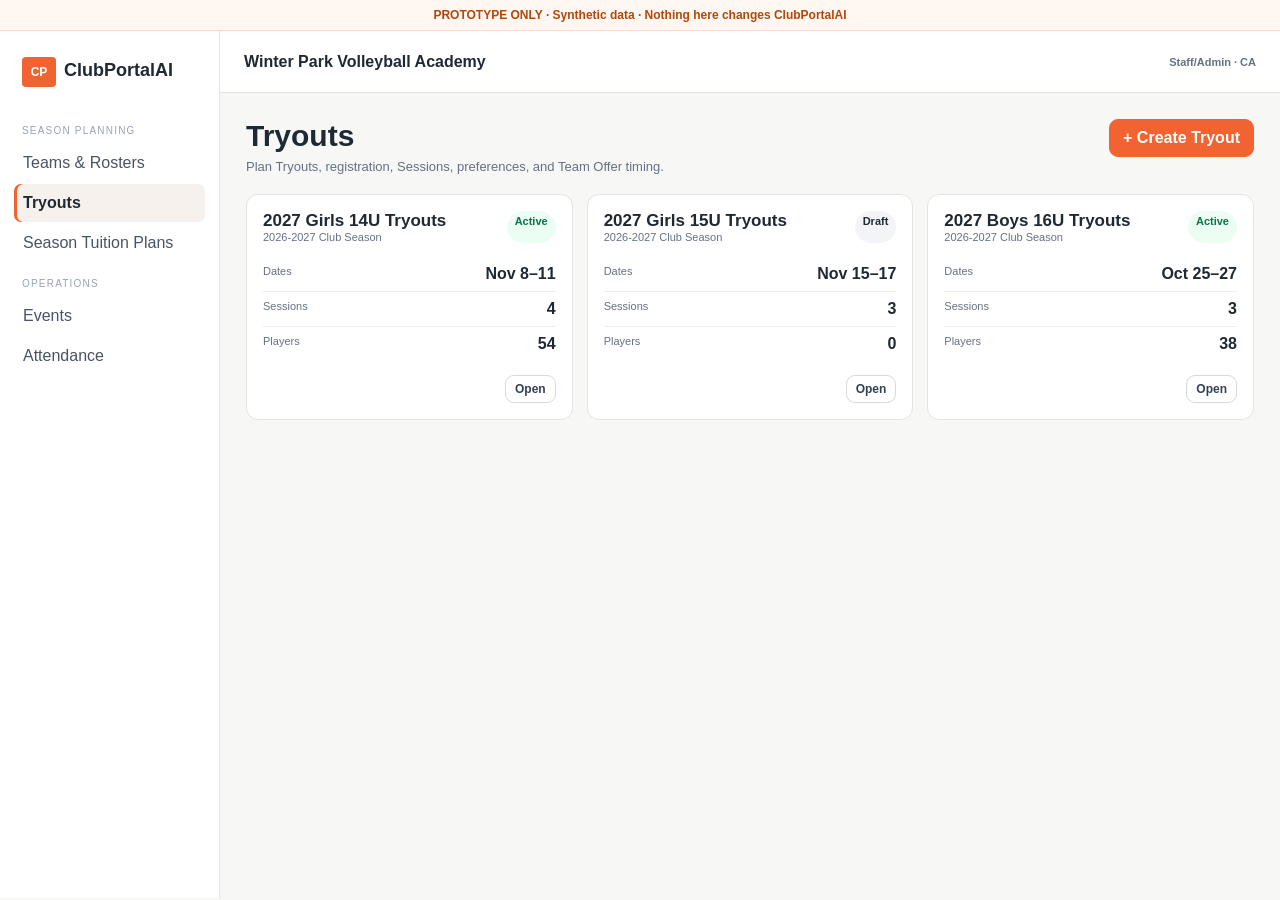
<file: tryouts/index.html>
<!doctype html>
<html lang="en">
<head>
<meta charset="utf-8"><meta name="viewport" content="width=device-width,initial-scale=1">
<title>ClubPortalAI Tryouts Prototype</title>
<style>
:root{--bg:#f7f7f6;--panel:#fff;--fg:#1f2933;--muted:#667085;--line:#e4e4e1;--brand:#f16432;--brand2:#d94f20;--soft:#fff8f5;--mutedbg:#f5f5f3;--good:#067647;--goodbg:#ecfdf3}
*{box-sizing:border-box}body{margin:0;background:var(--bg);color:var(--fg);font-family:Inter,-apple-system,BlinkMacSystemFont,"Segoe UI",sans-serif}button,input,select,textarea{font:inherit}button{cursor:pointer}.bar{background:#fff7f2;border-bottom:1px solid #ffd7c7;color:#b54708;padding:8px;text-align:center;font-size:12px;font-weight:800}.app{display:grid;grid-template-columns:220px 1fr;min-height:calc(100vh - 33px)}.side{background:#fff;border-right:1px solid var(--line);padding:18px 14px}.brand{font-weight:900;font-size:18px;padding:8px 8px 24px}.brand span{display:inline-grid;place-items:center;width:34px;height:30px;background:var(--brand);color:#fff;border-radius:4px;margin-right:8px;font-size:12px}.navlabel{font-size:10px;color:#98a2b3;text-transform:uppercase;letter-spacing:.12em;padding:14px 8px 6px}.nav{padding:10px 9px;border-radius:7px;color:#475467;margin:2px 0}.nav.active{background:#f7f1ed;box-shadow:inset 3px 0 0 var(--brand);font-weight:800;color:#1f2933}.main{min-width:0}.top{height:62px;background:#fff;border-bottom:1px solid var(--line);display:flex;align-items:center;justify-content:space-between;padding:0 24px;font-weight:800}.page{max-width:1450px;margin:auto;padding:26px}.head{display:flex;justify-content:space-between;gap:16px;align-items:flex-start;margin-bottom:20px}.head h1{font-size:30px;margin:0 0 6px}.sub{font-size:13px;color:var(--muted)}.btn{border:1px solid #d9d9d6;background:#fff;border-radius:9px;padding:9px 13px;font-weight:800;color:#344054}.btn.primary{background:var(--brand);border-color:var(--brand);color:#fff}.btn.small{padding:6px 9px;font-size:12px}.grid{display:grid;gap:14px}.cards{grid-template-columns:repeat(3,minmax(0,1fr))}.card{background:#fff;border:1px solid var(--line);border-radius:12px;padding:16px}.card.active{border-color:var(--brand);background:var(--soft)}.title{font-size:17px;font-weight:900}.tiny{font-size:11px;color:var(--muted)}.badge{display:inline-flex;padding:4px 8px;border-radius:999px;background:#f2f4f7;font-size:11px;font-weight:800}.badge.good{background:var(--goodbg);color:var(--good)}.row{display:flex;justify-content:space-between;gap:12px;padding:8px 0;border-bottom:1px solid #eee}.row:last-child{border-bottom:0}.form{background:#fff;border:1px solid var(--line);border-radius:14px;padding:20px}.steps{display:flex;margin-bottom:22px}.step{flex:1;text-align:center;font-size:11px;font-weight:800;color:#98a2b3;border-top:2px solid #e4e7ec;padding-top:9px}.step.active,.step.done{color:var(--brand);border-color:var(--brand)}.field{display:grid;gap:6px}.field label{font-size:12px;font-weight:900}.input{width:100%;border:1px solid #d0d5dd;border-radius:9px;padding:10px;background:#fff}.two{grid-template-columns:1fr 1fr}.three{grid-template-columns:repeat(3,1fr)}.choice{border:1px solid #d9d9d6;border-radius:12px;padding:14px;background:#fff}.choice.selected{border-color:var(--brand);background:var(--soft)}.session{display:grid;grid-template-columns:110px 1fr 1fr auto;gap:12px;align-items:center;border-bottom:1px solid #eee;padding:10px 0}.session:last-child{border-bottom:0}.search-results{display:grid;gap:7px;max-height:250px;overflow:auto;margin-top:9px}.doc{display:flex;justify-content:space-between;gap:12px;align-items:center;border:1px solid #ddd;border-radius:10px;padding:10px}.doc.selected{border-color:var(--brand);background:var(--soft)}.actions{display:flex;justify-content:space-between;border-top:1px solid var(--line);padding-top:16px;margin-top:20px}.seasonbar{display:flex;justify-content:space-between;gap:15px;align-items:center;border:1px solid var(--brand);background:var(--soft);border-radius:12px;padding:12px 14px;margin-bottom:18px}.seasonbar select{min-width:260px}
@media(max-width:850px){.app{display:block}.side{display:none}.cards,.two,.three{grid-template-columns:1fr}.page{padding:18px 14px}.seasonbar{align-items:stretch;flex-direction:column}.seasonbar select{min-width:0}.session{grid-template-columns:1fr}}
</style>
</head>
<body><div class="bar">PROTOTYPE ONLY · Synthetic data · Nothing here changes ClubPortalAI</div><div id="app"></div>
<script>
var state={screen:"list",step:1,season:"2026-2027 Club Season",draft:{name:"",description:"",gender:"Girls / Female",age:"14",asOf:"2027-07-01",capacity:72,opens:"2026-09-01T09:00",closes:"2026-11-07T20:00",programs:true,programMin:2,programMax:3,positions:true,positionMin:1,positionMax:2,offerHours:48,fee:65,docs:["liability","participant"],docSearch:""}};
var tryouts=[
{name:"2027 Girls 14U Tryouts",season:"2026-2027 Club Season",status:"Active",dates:"Nov 8–11",players:54,sessions:4},
{name:"2027 Girls 15U Tryouts",season:"2026-2027 Club Season",status:"Draft",dates:"Nov 15–17",players:0,sessions:3},
{name:"2027 Boys 16U Tryouts",season:"2026-2027 Club Season",status:"Active",dates:"Oct 25–27",players:38,sessions:3}
];
function esc(s){return String(s||"").replace(/[&<>"']/g,c=>({"&":"&amp;","<":"&lt;",">":"&gt;",'"':"&quot;","'":"&#39;"}[c]))}
function shell(content){return '<div class="app"><aside class="side"><div class="brand"><span>CP</span>ClubPortalAI</div><div class="navlabel">Season Planning</div><div class="nav">Teams & Rosters</div><div class="nav active">Tryouts</div><div class="nav">Season Tuition Plans</div><div class="navlabel">Operations</div><div class="nav">Events</div><div class="nav">Attendance</div></aside><div class="main"><div class="top"><div>Winter Park Volleyball Academy</div><div class="tiny">Staff/Admin · CA</div></div>'+content+'</div></div>'}
function render(){document.getElementById("app").innerHTML=shell(state.screen==="list"?listView():createView())}
function listView(){return '<main class="page"><div class="head"><div><h1>Tryouts</h1><div class="sub">Plan Tryouts, registration, Sessions, preferences, and Team Offer timing.</div></div><button class="btn primary" onclick="startCreate()">+ Create Tryout</button></div><div class="grid cards">'+tryouts.map(t=>'<div class="card"><div style="display:flex;justify-content:space-between;gap:10px"><div><div class="title">'+esc(t.name)+'</div><div class="tiny">'+esc(t.season)+'</div></div><span class="badge '+(t.status==="Active"?"good":"")+'">'+t.status+'</span></div><div style="margin-top:14px"><div class="row"><span class="tiny">Dates</span><b>'+t.dates+'</b></div><div class="row"><span class="tiny">Sessions</span><b>'+t.sessions+'</b></div><div class="row"><span class="tiny">Players</span><b>'+t.players+'</b></div></div><div style="margin-top:14px;text-align:right"><button class="btn small">Open</button></div></div>').join("")+'</div></main>'}
function startCreate(){state.screen="create";state.step=1;render()}
function createView(){var labels=["Basics","Schedule","Registration","Pricing","Review"];return '<main class="page"><div class="head"><div><h1>Create Tryout</h1></div><button class="btn" onclick="state.screen=\'list\';render()">Exit setup</button></div><div class="form"><div class="steps">'+labels.map((l,i)=>'<div class="step '+(state.step===i+1?"active":state.step>i+1?"done":"")+'">'+l+'</div>').join("")+'</div><div class="seasonbar"><div><b>Tryout</b><div class="tiny">Season context applies throughout setup.</div></div><select class="input" onchange="state.season=this.value;render()"><option>2026-2027 Club Season</option><option>Summer 2027</option></select></div>'+stepBody()+'<div class="actions"><button class="btn" '+(state.step===1?'style="visibility:hidden"':'')+' onclick="state.step--;render()">Back</button>'+(state.step<5?'<button class="btn primary" onclick="state.step++;render()">Continue</button>':'<button class="btn primary" onclick="publishTryout()">Publish Tryout</button>')+'</div></div></main>'}
function stepBody(){if(state.step===1)return basics();if(state.step===2)return schedule();if(state.step===3)return registration();if(state.step===4)return pricing();return review()}
function basics(){var d=state.draft;return '<div class="grid" style="gap:20px"><div class="field"><label>Name</label><input class="input" style="font-size:16px" placeholder="2027 Girls 14U Tryouts" value="'+esc(d.name)+'" oninput="state.draft.name=this.value"></div><div class="field"><label>Parent description</label><textarea class="input" rows="3" placeholder="What should families know?" oninput="state.draft.description=this.value">'+esc(d.description)+'</textarea></div><div class="grid three"><div class="field"><label>Gender</label><select class="input"><option>Girls / Female</option><option>Boys / Male</option><option>Coed</option></select></div><div class="field"><label>No older than</label><input class="input" type="number" value="'+d.age+'"></div><div class="field"><label>As of</label><input class="input" type="date" value="'+d.asOf+'"></div></div></div>'}
function schedule(){return '<div><div class="sub">One Registration and fee can cover Regular, Callback, and Makeup Sessions.</div><div style="margin-top:12px">'+[
["Regular","Sun, Nov 8","4:00–6:00 PM","WPVC South Gym · Courts 1–4"],
["Regular","Mon, Nov 9","6:00–8:00 PM","WPVC North Gym · Courts A–C"],
["Callback","Tue, Nov 10","6:30–8:00 PM","WPVC South Gym · Court 1"],
["Makeup","Wed, Nov 11","6:00–7:30 PM","WPVC North Gym · Court A"]
].map((s,i)=>'<div class="session"><b>'+s[0]+'</b><div><b>'+s[1]+'</b><div class="tiny">'+s[2]+'</div></div><div class="tiny">'+s[3]+'</div><button class="btn small">Edit</button></div>').join("")+'</div><button class="btn small" style="margin-top:12px">+ Add Session</button></div>'}
function registration(){var d=state.draft;return '<div class="grid two"><div class="grid"><div class="card"><div class="title">Registration window</div><div class="grid two" style="margin-top:12px"><div class="field"><label>Opens</label><input class="input" type="datetime-local" value="'+d.opens+'"></div><div class="field"><label>Closes</label><input class="input" type="datetime-local" value="'+d.closes+'"></div></div></div><div class="card"><div class="title">Legal documents</div><div class="field" style="margin-top:10px"><input class="input" placeholder="Search waivers, agreements, consents..." oninput="state.draft.docSearch=this.value;render()"></div><div class="search-results">'+docs().filter(x=>!d.docSearch||x.name.toLowerCase().includes(d.docSearch.toLowerCase())).map(x=>'<div class="doc '+(d.docs.includes(x.id)?"selected":"")+'"><div><b>'+x.name+'</b><div class="tiny">'+x.meta+'</div></div><button class="btn small '+(d.docs.includes(x.id)?"primary":"")+'" onclick="toggleDoc(\''+x.id+'\')">'+(d.docs.includes(x.id)?"Attached":"Attach")+'</button></div>').join("")+'</div></div></div><div class="grid"><div class="card"><div class="title">Player preferences</div><label class="choice selected" style="display:block;margin-top:10px"><b>Team Program preferences</b><div class="tiny">Rank the programs the Player would consider.</div></label><div class="grid two" style="margin-top:8px"><div class="field"><label>Minimum required</label><input class="input" type="number" value="'+d.programMin+'"></div><div class="field"><label>Allow up to</label><input class="input" type="number" value="'+d.programMax+'"></div></div><label class="choice selected" style="display:block;margin-top:14px"><b>Positional preferences</b><div class="tiny">Rank preferred volleyball positions.</div></label><div class="grid two" style="margin-top:8px"><div class="field"><label>Minimum required</label><input class="input" type="number" value="'+d.positionMin+'"></div><div class="field"><label>Allow up to</label><input class="input" type="number" value="'+d.positionMax+'"></div></div></div><div class="card"><div class="title">Team Offer response</div><div class="field" style="margin-top:10px"><label>Default response window</label><div style="display:flex;gap:8px;align-items:center"><input class="input" style="width:100px" type="number" value="'+d.offerHours+'"><span class="tiny">hours</span></div><div class="tiny">Staff can extend an individual Offer later.</div></div></div></div></div>'}
function pricing(){return '<div class="grid two"><div class="card"><div class="title">Tryout fee</div><div class="grid two" style="margin-top:10px"><div class="field"><label>ACH</label><input class="input" value="$65"></div><div class="field"><label>Card</label><input class="input" value="$68"></div></div><div class="tiny" style="margin-top:8px">One Tryout Registration. One fee.</div></div><div class="card"><div class="title">Discounts</div><div class="row"><span>Current rostered Player</span><b>10%</b></div><div class="row"><span>Prior same-season Tryout</span><b>$10</b></div><button class="btn small" style="margin-top:10px">+ Add discount</button></div></div>'}
function review(){return '<div class="grid two"><div class="card"><div class="title">Tryout</div><div class="row"><span>Season</span><b>'+state.season+'</b></div><div class="row"><span>Sessions</span><b>4</b></div><div class="row"><span>Gender</span><b>Girls / Female</b></div><div class="row"><span>Age</span><b>No older than 14</b></div></div><div class="card"><div class="title">Registration</div><div class="row"><span>Team Program preferences</span><b>2 required · up to 3</b></div><div class="row"><span>Position preferences</span><b>1 required · up to 2</b></div><div class="row"><span>Offer response</span><b>48 hours</b></div><div class="row"><span>Fee</span><b>$65 ACH</b></div></div></div>'}
function docs(){return[{id:"liability",name:"Liability Waiver 2026-2027",meta:"Waiver · Published Aug 4"},{id:"participant",name:"Participant Agreement",meta:"Agreement · Published Aug 4"},{id:"media",name:"Photo & Media Consent",meta:"Consent · Published Aug 4"},{id:"medical",name:"Medical Treatment Authorization",meta:"Consent · Published Aug 9"},{id:"safety",name:"Concussion & Safety Acknowledgment",meta:"Acknowledgment · Published Aug 12"}]}
function toggleDoc(id){var a=state.draft.docs,i=a.indexOf(id);if(i>=0)a.splice(i,1);else a.push(id);render()}
function publishTryout(){tryouts.unshift({name:state.draft.name||"New Tryout",season:state.season,status:"Active",dates:"Upcoming",players:0,sessions:4});state.screen="list";state.step=1;render()}
render();
</script></body></html>
</file>
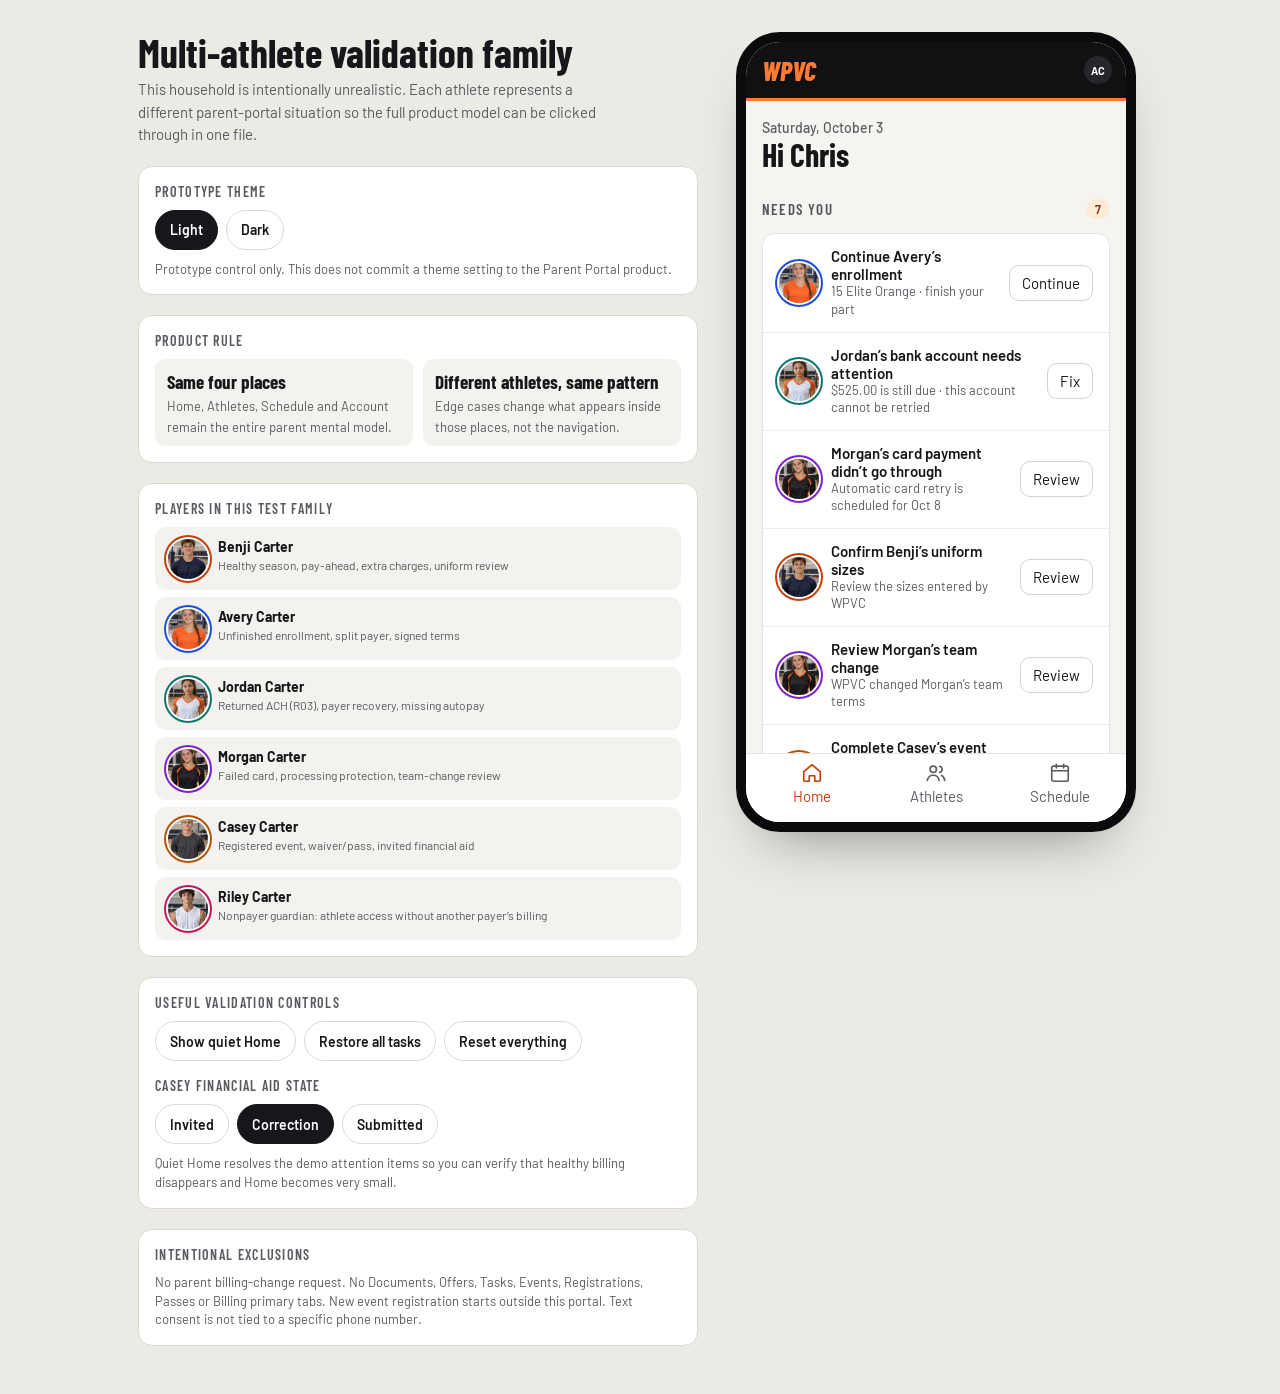
<file: parent-portal/validation/index.html>
<!doctype html>
<html><head><meta charset="utf-8"><meta name="viewport" content="width=device-width,initial-scale=1,viewport-fit=cover">
<title>WPVC Parent Portal Prototype · Multi-Athlete Feature Validation</title>
<link rel="preconnect" href="https://fonts.googleapis.com">
<link rel="stylesheet" href="https://fonts.googleapis.com/css2?family=Barlow:wght@400;500;600;700&family=Barlow+Condensed:ital,wght@0,600;0,700;1,800&display=swap">
<style>
/* Layout: guide panel (model, flows, live nav map) beside a working phone; stacks on narrow screens */
:root{
  --bg:#ECEAE5; --panel:#FFFFFF; --fg:#17171B; --muted:#5A5A62; --line:#DCD9D2; --accent:#C2410C; --accent-soft:#FBE7DA; --node:#F4F2EE;
  --display:'Barlow Condensed','Arial Narrow',sans-serif; --body:'Barlow','Helvetica Neue',Arial,sans-serif;
}
@media (prefers-color-scheme: dark){:root:not([data-theme="light"]){--bg:#121214;--panel:#1C1C20;--fg:#EDEDEF;--muted:#A3A3AC;--line:#33333A;--accent:#FF8A4C;--accent-soft:#3A2418;--node:#26262B;color-scheme:dark}}
:root[data-theme="dark"]{--bg:#121214;--panel:#1C1C20;--fg:#EDEDEF;--muted:#A3A3AC;--line:#33333A;--accent:#FF8A4C;--accent-soft:#3A2418;--node:#26262B;color-scheme:dark}
html,body{height:auto}
body{background:var(--bg);color:var(--fg);font-family:var(--body);font-size:15px;padding-inline:16px;padding-block:24px 40px}
.wrap{max-width:1180px;margin:0 auto;display:flex;flex-wrap:wrap;gap:32px;align-items:flex-start;justify-content:center}
.guide{flex:1 1 380px;min-width:0;max-width:560px;display:flex;flex-direction:column;gap:20px}
.guide h1{font-family:var(--display);font-weight:700;font-size:40px;line-height:1;margin:0;text-wrap:balance}
.guide h2{font-family:var(--display);font-weight:600;font-size:14px;letter-spacing:1.3px;text-transform:uppercase;color:var(--muted);margin:0 0 10px}
.lede{color:var(--muted);line-height:1.5;margin:6px 0 0;max-width:60ch}
.box{background:var(--panel);border:1px solid var(--line);border-radius:14px;padding:16px}
.rule{display:grid;grid-template-columns:repeat(2,minmax(0,1fr));gap:10px}
.rule div{background:var(--node);border-radius:10px;padding:10px 12px;line-height:1.35}
.rule b{display:block;font-family:var(--display);font-size:19px}
.rule span{color:var(--muted);font-size:13px}
.flows{display:flex;flex-direction:column;gap:8px}
.flowbtn{display:flex;gap:12px;align-items:flex-start;text-align:left;background:var(--node);border:1px solid transparent;border-radius:12px;padding:12px;font:inherit;color:var(--fg);cursor:pointer}
.flowbtn:hover{border-color:var(--line)}
.flowbtn:focus-visible,.ctl:focus-visible{outline:2px solid var(--accent);outline-offset:2px}
.flowbtn .n{flex:none;width:28px;height:28px;border-radius:50%;background:var(--fg);color:var(--panel);display:flex;align-items:center;justify-content:center;font-weight:700;font-size:13px}
.flowbtn b{display:block;font-size:15px}
.flowbtn span{display:block;color:var(--muted);font-size:13px;line-height:1.4;margin-top:2px}
.controls{display:flex;flex-wrap:wrap;gap:8px;align-items:center}
.ctl{font:inherit;font-weight:600;font-size:14px;min-height:40px;padding:0 14px;border-radius:999px;border:1px solid var(--line);background:var(--panel);color:var(--fg);cursor:pointer}
.ctl[aria-pressed="true"]{background:var(--fg);color:var(--panel);border-color:var(--fg)}
.map{font-size:14px;display:flex;flex-direction:column;gap:4px}
.map .nd{display:flex;align-items:center;gap:8px;padding:6px 10px;border-radius:8px;background:var(--node);transition:background .15s,color .15s}
.map .nd.sub{margin-left:22px}
.map .nd.sh{margin-left:22px;border:1px dashed var(--line);background:transparent}
.map .nd small{color:var(--muted);margin-left:auto;font-size:12px;text-align:right}
.map .nd.on{background:var(--accent-soft);color:var(--fg);box-shadow:inset 3px 0 0 var(--accent)}
.map .grp{font-size:12px;font-weight:600;letter-spacing:1px;text-transform:uppercase;color:var(--muted);margin:8px 0 2px}
.note{font-size:13px;color:var(--muted);line-height:1.45}
@media (prefers-reduced-motion: reduce){*{transition:none!important;animation:none!important}}

/* ---------- Phone (the app itself keeps one light look, like the product) ---------- */
.phonewrap{flex:0 1 412px;min-width:0;display:flex;justify-content:center}
.phone{width:100%;max-width:400px;height:800px;border-radius:44px;background:#0B0B0D;padding:10px;box-sizing:border-box;box-shadow:0 30px 60px -30px rgba(0,0,0,.45)}
.screen{position:relative;width:100%;height:100%;border-radius:34px;overflow:hidden;background:#F5F4F0;color:#16161A;font-family:var(--body);display:flex;flex-direction:column}
.screen button{font:inherit;color:inherit}
.screen :focus-visible{outline:2px solid #C2410C;outline-offset:2px}
.top{flex:none;height:56px;background:#111113;border-bottom:3px solid #FF7A33;display:flex;align-items:center;justify-content:space-between;padding:0 6px 0 16px}
.brand{display:flex;align-items:baseline;gap:8px}
.brand i{font-family:var(--display);font-weight:800;font-size:26px;color:#FF7A33}
.brand span{color:#fff;font-size:13px;font-weight:500}
.iconbtn{width:44px;height:44px;display:flex;align-items:center;justify-content:center;background:none;border:0;cursor:pointer;color:#fff!important;position:relative}
.dot{position:absolute;top:10px;right:10px;width:8px;height:8px;border-radius:50%;background:#FF7A33}
.body{flex:1;min-height:0;overflow-y:auto;scrollbar-width:none}
.body::-webkit-scrollbar{display:none}
.pad{padding:18px 16px 28px;display:flex;flex-direction:column;gap:24px}
.h1{font-family:var(--display);font-weight:700;font-size:32px;line-height:1.05;margin:0}
.h2{font-family:var(--display);font-weight:600;font-size:15px;letter-spacing:1.2px;text-transform:uppercase;color:#55555D;margin:0}
.sec{display:flex;flex-direction:column;gap:10px}
.sechead{display:flex;align-items:center;justify-content:space-between;min-height:28px}
.card{background:#fff;border:1px solid #E6E4DE;border-radius:14px;overflow:hidden}
.row{display:flex;align-items:center;gap:12px;padding:13px 16px;min-height:44px;background:#fff;border:0;width:100%;text-align:left;box-sizing:border-box}
button.row{cursor:pointer}
button.row:hover{background:#FAF9F6}
.row + .row,.dayhead + .row{border-top:1px solid #EFEDE8}
.dayhead{display:flex;justify-content:space-between;align-items:center;padding:9px 16px;background:#FAF9F6;font-weight:700;font-size:14px}
.row + .dayhead{border-top:1px solid #EFEDE8}
.grow{flex:1;min-width:0}
.t{font-weight:600;font-size:15px}
.m{color:#5B5B63;font-size:13px;line-height:1.35}
.chip{display:inline-flex;align-items:center;font-size:12px;font-weight:600;padding:3px 9px;border-radius:999px;white-space:nowrap}
.ok{background:#E3F2E7;color:#14532D}.warn{background:#FDEBD8;color:#7C2D12}.neutral{background:#EFEDE8;color:#45454C}.dark{background:#16161A;color:#fff}.bad{background:#FCE4E4;color:#991B1B}.info{background:#E0EAFB;color:#1E3A8A}
.fld{display:flex;flex-direction:column;gap:6px}.fld label{font-size:13px;font-weight:600;color:#3F3F46}.fld input{font:inherit;font-size:16px;min-height:44px;border:1px solid #D6D3CC;border-radius:10px;padding:0 12px;background:#fff;color:#16161A}.fld input:focus{outline:2px solid #C2410C;outline-offset:1px;border-color:#C2410C}.fld .hint{font-size:12px;color:#5B5B63}
.av{border-radius:50%;display:inline-flex;align-items:center;justify-content:center;font-weight:700;color:#fff;flex:none}
.a40{width:40px;height:40px;font-size:14px}.a32{width:32px;height:32px;font-size:12px}.a96{width:96px;height:96px;font-size:30px}.a160{width:160px;height:160px;font-size:48px}
.av{position:relative;overflow:visible}.av img{width:100%;height:100%;object-fit:cover;border-radius:50%;display:block}.av.hasph{box-shadow:0 0 0 2px #fff,0 0 0 4px var(--ring)}.a28.hasph,.a32.hasph{box-shadow:0 0 0 2px var(--ring)}
.ghost{background:#E6E4DE;color:#8A8A92}.ghost svg{width:60%;height:60%}
.avedit{position:relative;background:none;border:0;padding:0;cursor:pointer;border-radius:50%;flex:none}.avedit .cam{position:absolute;right:-2px;bottom:-2px;width:26px;height:26px;border-radius:50%;background:#16161A;color:#fff;display:flex;align-items:center;justify-content:center;border:2px solid #F5F4F0}.avedit .cam svg{width:14px;height:14px}
.filebtn{position:relative;overflow:hidden}.filebtn input{position:absolute;inset:0;opacity:0;cursor:pointer;font-size:0}.a28{width:28px;height:28px;font-size:11px}.a64{width:64px;height:64px;font-size:22px}
.btn{display:inline-flex;align-items:center;justify-content:center;gap:6px;min-height:44px;padding:0 16px;border-radius:10px;font-weight:600;font-size:15px;cursor:pointer;border:0;box-sizing:border-box}
.pri{background:#C2410C;color:#fff!important}.pri:hover{background:#9A3412}.pri:disabled{background:#D8D5CE;color:#77777F!important;cursor:not-allowed}
.gho{background:#fff;border:1px solid #D6D3CC}
.sm{min-height:36px;padding:0 12px;font-size:14px}
.full{width:100%}
.link{background:none;border:0;font-weight:600;font-size:14px;color:#C2410C!important;cursor:pointer;min-height:44px;padding:0 4px}
.back{display:inline-flex;align-items:center;gap:2px;background:none;border:0;font-weight:600;font-size:15px;cursor:pointer;min-height:44px;padding:0 8px 0 0}
.date{width:44px;flex:none;text-align:center;border-radius:10px;background:#F5F4F0;padding:6px 0}
.date b{display:block;font-family:var(--display);font-size:22px;line-height:1}
.date span{display:block;font-size:11px;font-weight:600;text-transform:uppercase;letter-spacing:.6px;color:#5B5B63}
.big{font-family:var(--display);font-weight:700;font-size:34px;line-height:1.1}
.filters{display:flex;gap:8px;overflow-x:auto;scrollbar-width:none;margin:0 -16px;padding:0 16px}
.fchip{flex:none;display:inline-flex;align-items:center;gap:6px;min-height:38px;padding:0 14px 0 10px;border-radius:999px;border:1px solid #D6D3CC;background:#fff;font-weight:600;font-size:14px;cursor:pointer}
.fchip.on{background:#16161A;color:#fff!important;border-color:#16161A}
.fchip .sw{width:10px;height:10px;border-radius:50%}
.tabs{flex:none;display:flex;background:#fff;border-top:1px solid #E6E4DE;padding:0 4px 10px}
.tab{flex:1;display:flex;flex-direction:column;align-items:center;justify-content:center;gap:3px;background:none;border:0;font-size:11px;font-weight:600;cursor:pointer;min-height:58px;color:#5B5B63!important}
.tab.on{color:#C2410C!important}
svg.i{width:22px;height:22px;fill:none;stroke:currentColor;stroke-width:1.8;stroke-linecap:round;stroke-linejoin:round;flex:none}
svg.s{width:18px;height:18px}
.scrim{position:absolute;inset:0;background:rgba(17,17,19,.5);display:flex;flex-direction:column;justify-content:flex-end;z-index:5;animation:fade .18s ease-out}
.scrim .close{flex:1;background:none;border:0;cursor:pointer}
.sheet{background:#fff;border-radius:22px 22px 0 0;padding:10px 16px 26px;display:flex;flex-direction:column;gap:14px;max-height:88%;overflow-y:auto;animation:up .22s ease-out}
.grab{width:40px;height:4px;border-radius:2px;background:#D6D3CC;align-self:center}
.radio{width:22px;height:22px;border-radius:50%;border:2px solid #A8A6A0;box-sizing:border-box;display:flex;align-items:center;justify-content:center;flex:none}
.radio.on{border-color:#C2410C}.radio.on::after{content:"";width:10px;height:10px;border-radius:50%;background:#C2410C}
.check{width:22px;height:22px;border-radius:6px;border:2px solid #A8A6A0;box-sizing:border-box;display:flex;align-items:center;justify-content:center;flex:none;color:#fff}
.check.on{background:#C2410C;border-color:#C2410C}
.steps{display:flex;gap:6px}.steps span{flex:1;height:4px;border-radius:2px;background:#E6E4DE}.steps span.on{background:#C2410C}
.toast{position:absolute;left:16px;right:16px;bottom:84px;background:#16161A;color:#fff;border-radius:12px;padding:12px 14px;font-weight:600;font-size:14px;display:flex;gap:10px;align-items:center;z-index:6;animation:up .2s ease-out}
.push{position:absolute;left:10px;right:10px;top:10px;z-index:7;display:flex;gap:12px;align-items:center;text-align:left;background:rgba(30,30,34,.94);color:#fff!important;border:0;border-radius:18px;padding:12px 14px;cursor:pointer;animation:down .25s ease-out;box-shadow:0 10px 30px rgba(0,0,0,.3)}
.push .ic{width:38px;height:38px;border-radius:10px;background:#111113;border:1px solid #333;display:flex;align-items:center;justify-content:center;font-family:var(--display);font-style:italic;font-weight:800;color:#FF7A33;font-size:14px;flex:none}
.stack{display:flex;flex:none}.stack .av{border:2px solid #fff;margin-left:-8px}.stack .av:first-child{margin-left:0}
.coachav{background:#16161A;color:#FF7A33}
.jersey{width:40px;height:40px;flex:none;border-radius:10px;border:1.5px solid #D6D3CC;background:#F5F4F0;display:flex;align-items:center;justify-content:center;font-family:var(--display);font-weight:700;font-size:20px;font-variant-numeric:tabular-nums;box-sizing:border-box}
.posab{font-family:var(--display);font-weight:700;font-size:15px;letter-spacing:.5px;color:#55555D;min-width:34px;text-align:right}
.poslegend{display:flex;flex-wrap:wrap;gap:6px 12px;font-size:12px;color:#5B5B63}.poslegend b{color:#16161A}
.empty{padding:26px 20px;text-align:center;display:flex;flex-direction:column;align-items:center;gap:6px}

.athgrid{display:grid;grid-template-columns:1fr;gap:14px}
.playercard{--player:#C2410C;position:relative;border:1px solid #E6E4DE;border-radius:18px;background:#fff;overflow:hidden;box-shadow:0 10px 26px -24px rgba(17,17,19,.55)}
.playercard::before{content:"";position:absolute;left:0;top:0;bottom:0;width:4px;background:var(--player);z-index:2}
.athcard{display:block;width:100%;padding:0;text-align:left;cursor:pointer;color:inherit}
.athcard:hover{border-color:#D6D3CC;box-shadow:0 14px 32px -24px rgba(17,17,19,.65)}
.playerhero{position:relative;padding:18px 18px 16px 20px;background:linear-gradient(135deg,color-mix(in srgb,var(--player) 11%,#fff),#fff 72%)}
.playernumghost{position:absolute;right:12px;top:-10px;font-family:var(--display);font-weight:800;font-style:italic;font-size:86px;line-height:1;color:var(--player);opacity:.075;pointer-events:none}
.playeridentity{position:relative;display:flex;align-items:center;gap:14px;z-index:1}
.playeridentity .av{box-shadow:0 0 0 3px #fff,0 8px 24px -14px rgba(17,17,19,.65)}
.playername{font-family:var(--display);font-size:25px;line-height:1;font-weight:700;margin:0 0 5px}
.playerteam{font-size:13px;font-weight:600;color:#55555D;line-height:1.3;max-width:225px}
.playerfacts{display:grid;grid-template-columns:repeat(3,minmax(0,1fr));border-top:1px solid #EFEDE8;background:#fff}
.playerfact{padding:11px 12px 12px;text-align:center;min-width:0}
.playerfact + .playerfact{border-left:1px solid #EFEDE8}
.playerfact b{display:block;font-family:var(--display);font-weight:700;font-size:20px;line-height:1.05;white-space:nowrap;overflow:hidden;text-overflow:ellipsis}
.playerfact span{display:block;color:#77777F;font-size:10px;font-weight:700;text-transform:uppercase;letter-spacing:.75px;margin-top:3px}
.athactions{border-top:1px solid #EFEDE8;background:#fff}
.athaction{display:flex;align-items:center;gap:12px;width:100%;padding:13px 14px 13px 18px;border:0;border-top:1px solid #EFEDE8;background:#fff;text-align:left;cursor:pointer;box-sizing:border-box}
.athaction:first-child{border-top:0}
.athaction:hover{background:#FAF9F6}
.athaction.disabled{cursor:default;opacity:.55}
.athactionicon{width:36px;height:36px;border-radius:10px;background:#F5F4F0;display:flex;align-items:center;justify-content:center;flex:none}
.athactionicon svg{width:19px;height:19px}
.athcallout{margin:12px 14px 0 18px;padding:12px 13px;border-radius:12px;background:#FFF6EF;border:1px solid #F4D8C8;display:flex;gap:10px;align-items:center}
.playerphotoedit{position:relative;background:none;border:0;padding:0;cursor:pointer;border-radius:50%;flex:none}
.playerphotoedit .cam{position:absolute;right:-2px;bottom:-2px;width:28px;height:28px;border-radius:50%;background:#16161A;color:#fff;display:flex;align-items:center;justify-content:center;border:2px solid #fff}.playerphotoedit .cam svg{width:14px;height:14px}
.destinations{display:flex;flex-direction:column;gap:10px}
.dest{display:flex;align-items:center;gap:14px;padding:16px;background:#fff;border:1px solid #E6E4DE;border-radius:14px;width:100%;text-align:left;cursor:pointer;box-sizing:border-box}
.dest:hover{background:#FAF9F6}
.desticon{width:42px;height:42px;border-radius:11px;background:#F5F4F0;display:flex;align-items:center;justify-content:center;flex:none}
.heroLine{display:flex;align-items:center;gap:14px}
.quiet{color:#5B5B63;font-size:13px;line-height:1.4}
.flowpage{min-height:100%;display:flex;flex-direction:column}
.flowpage .flowbody{flex:1;display:flex;flex-direction:column;gap:18px}
.flowfoot{position:sticky;bottom:0;background:#F5F4F0;padding-top:10px}
.passbox{display:flex;gap:16px;align-items:center;padding:16px;background:#111113;color:#fff;border-radius:14px}
.qr{width:96px;height:96px;flex:none;border:8px solid #fff;box-sizing:border-box;background-color:#fff;background-image:linear-gradient(90deg,#111 50%,transparent 50%),linear-gradient(#111 50%,transparent 50%);background-size:14px 14px;background-position:0 0,7px 7px;position:relative}
.qr::after{content:"WPVC";position:absolute;inset:27px 10px;background:#fff;color:#111;display:flex;align-items:center;justify-content:center;font-family:var(--display);font-weight:800;font-size:13px;letter-spacing:.5px}
.switch{width:46px;height:26px;border-radius:999px;background:#D6D3CC;position:relative;flex:none;transition:.15s}
.switch::after{content:"";position:absolute;width:20px;height:20px;border-radius:50%;background:#fff;top:3px;left:3px;box-shadow:0 1px 4px rgba(0,0,0,.2);transition:.15s}
.switch.on{background:#C2410C}.switch.on::after{transform:translateX(20px)}
.pricecompare{display:grid;grid-template-columns:1fr 1fr;border:1px solid #E6E4DE;border-radius:12px;overflow:hidden;background:#fff}
.pricecompare>div{padding:12px}.pricecompare>div+div{border-left:1px solid #EFEDE8}.pricecompare b{display:block;font-family:var(--display);font-size:21px}.pricecompare span{font-size:12px;color:#5B5B63}
@keyframes up{from{transform:translateY(24px);opacity:.4}to{transform:none;opacity:1}}
@keyframes down{from{transform:translateY(-24px);opacity:.4}to{transform:none;opacity:1}}
@keyframes fade{from{opacity:0}to{opacity:1}}
@media (max-width:440px){.phone{height:760px;border-radius:0;padding:0;background:none;box-shadow:none}.screen{border-radius:20px;border:1px solid var(--line)}}

.scenario{display:flex;gap:10px;align-items:flex-start;padding:10px 12px;border-radius:11px;background:var(--node);border:1px solid transparent;cursor:pointer;width:100%;text-align:left;color:var(--fg);font:inherit}.scenario:hover{border-color:var(--line)}.scenario .av{margin-top:1px}.scenario b{display:block;font-size:14px}.scenario small{display:block;color:var(--muted);font-size:12px;line-height:1.35;margin-top:2px}.scenarios{display:flex;flex-direction:column;gap:7px}.count{min-width:20px;height:20px;border-radius:999px;display:inline-flex;align-items:center;justify-content:center;background:#C2410C;color:#fff;font-size:11px;font-weight:700}.subtle{background:#FAF9F6}.locked{opacity:.62}.amountgrid{display:grid;grid-template-columns:repeat(3,minmax(0,1fr));gap:8px}.amountchoice{border:1px solid #D6D3CC;background:#fff;border-radius:11px;padding:10px 8px;text-align:center;cursor:pointer}.amountchoice.on{border-color:#16161A;box-shadow:inset 0 0 0 1px #16161A}.amountchoice b{display:block;font-family:var(--display);font-size:18px}.amountchoice span{display:block;font-size:11px;color:#5B5B63;margin-top:2px}.minihero{padding:14px 16px;background:#FAF9F6;border-bottom:1px solid #EFEDE8}.statusline{display:flex;gap:7px;flex-wrap:wrap;margin-top:8px}.callout{padding:14px 16px;border-radius:14px;background:#FFF6EF;border:1px solid #F4D8C8;display:flex;gap:10px;align-items:flex-start}.callout.blue{background:#F2F6FD;border-color:#C7D7F5}.callout.green{background:#F1F8F3;border-color:#CBE7D1}.methodrow{display:flex;gap:10px;align-items:center}.mutedbtn{opacity:.55;pointer-events:none}.sectionnote{padding:10px 12px;border-radius:10px;background:#F5F4F0;color:#5B5B63;font-size:12px;line-height:1.4}.tiny{font-size:11px;color:#77777F}.dangerlink{color:#991B1B!important}.pillnum{font-family:var(--display);font-size:18px;font-weight:700}.taskdot{width:9px;height:9px;border-radius:50%;background:#C2410C;flex:none}.heroStats{display:grid;grid-template-columns:repeat(3,1fr);border-top:1px solid #EFEDE8}.heroStats div{text-align:center;padding:10px}.heroStats div+div{border-left:1px solid #EFEDE8}.heroStats b{display:block;font-family:var(--display);font-size:19px}.heroStats span{display:block;font-size:10px;color:#77777F;text-transform:uppercase;font-weight:700;letter-spacing:.7px;margin-top:2px}.row[aria-disabled="true"]{opacity:.55;cursor:default}.row[aria-disabled="true"]:hover{background:#fff}


/* ---------- Prototype theme switch ---------- */
:root[data-theme="dark"] .screen{background:#141416;color:#F4F4F5}
:root[data-theme="dark"] .screen .h2{color:#B7B7C0}
:root[data-theme="dark"] .screen .m,
:root[data-theme="dark"] .screen .quiet,
:root[data-theme="dark"] .screen .tiny,
:root[data-theme="dark"] .screen .playerteam,
:root[data-theme="dark"] .screen .date span,
:root[data-theme="dark"] .screen .playerfact span,
:root[data-theme="dark"] .screen .pricecompare span,
:root[data-theme="dark"] .screen .amountchoice span,
:root[data-theme="dark"] .screen .sectionnote{color:#AAAAB4}
:root[data-theme="dark"] .screen .card,
:root[data-theme="dark"] .screen .row,
:root[data-theme="dark"] .screen .sheet,
:root[data-theme="dark"] .screen .tabs,
:root[data-theme="dark"] .screen .dest,
:root[data-theme="dark"] .screen .playercard,
:root[data-theme="dark"] .screen .playerfacts,
:root[data-theme="dark"] .screen .athactions,
:root[data-theme="dark"] .screen .athaction,
:root[data-theme="dark"] .screen .pricecompare,
:root[data-theme="dark"] .screen .amountchoice{background:#202024;border-color:#36363D}
:root[data-theme="dark"] .screen button.row:hover,
:root[data-theme="dark"] .screen .athaction:hover,
:root[data-theme="dark"] .screen .dest:hover{background:#29292E}
:root[data-theme="dark"] .screen .row + .row,
:root[data-theme="dark"] .screen .dayhead + .row,
:root[data-theme="dark"] .screen .row + .dayhead,
:root[data-theme="dark"] .screen .playerfacts,
:root[data-theme="dark"] .screen .playerfact + .playerfact,
:root[data-theme="dark"] .screen .athactions,
:root[data-theme="dark"] .screen .athaction,
:root[data-theme="dark"] .screen .heroStats,
:root[data-theme="dark"] .screen .heroStats div+div,
:root[data-theme="dark"] .screen .minihero{border-color:#36363D}
:root[data-theme="dark"] .screen .dayhead,
:root[data-theme="dark"] .screen .minihero,
:root[data-theme="dark"] .screen .subtle,
:root[data-theme="dark"] .screen .sectionnote,
:root[data-theme="dark"] .screen .date,
:root[data-theme="dark"] .screen .athactionicon,
:root[data-theme="dark"] .screen .desticon,
:root[data-theme="dark"] .screen .flowfoot{background:#19191D}
:root[data-theme="dark"] .screen .playerhero{background:linear-gradient(135deg,color-mix(in srgb,var(--player) 18%,#202024),#202024 72%)}
:root[data-theme="dark"] .screen .playeridentity .av{box-shadow:0 0 0 3px #202024,0 8px 24px -14px rgba(0,0,0,.85)}
:root[data-theme="dark"] .screen .av.hasph{box-shadow:0 0 0 2px #202024,0 0 0 4px var(--ring)}
:root[data-theme="dark"] .screen .stack .av{border-color:#202024}
:root[data-theme="dark"] .screen .playerphotoedit .cam,
:root[data-theme="dark"] .screen .avedit .cam{border-color:#202024}
:root[data-theme="dark"] .screen .gho,
:root[data-theme="dark"] .screen .fchip{background:#202024;border-color:#414148;color:#F4F4F5}
:root[data-theme="dark"] .screen .fchip.on{background:#F4F4F5;color:#17171B!important;border-color:#F4F4F5}
:root[data-theme="dark"] .screen .fld label{color:#D4D4D8}
:root[data-theme="dark"] .screen .fld input{background:#19191D;color:#F4F4F5;border-color:#45454D}
:root[data-theme="dark"] .screen .fld .hint{color:#A3A3AC}
:root[data-theme="dark"] .screen .radio,
:root[data-theme="dark"] .screen .check{border-color:#73737E}
:root[data-theme="dark"] .screen .neutral{background:#303036;color:#D4D4D8}
:root[data-theme="dark"] .screen .ok{background:#153522;color:#86EFAC}
:root[data-theme="dark"] .screen .warn{background:#4A2A14;color:#FDBA74}
:root[data-theme="dark"] .screen .bad{background:#4B1F24;color:#FCA5A5}
:root[data-theme="dark"] .screen .info{background:#172D4D;color:#93C5FD}
:root[data-theme="dark"] .screen .dark{background:#F4F4F5;color:#17171B}
:root[data-theme="dark"] .screen .jersey{background:#242429;border-color:#4B4B53;color:#F4F4F5}
:root[data-theme="dark"] .screen .posab,
:root[data-theme="dark"] .screen .poslegend{color:#B7B7C0}
:root[data-theme="dark"] .screen .poslegend b{color:#F4F4F5}
:root[data-theme="dark"] .screen .ghost{background:#303036;color:#9B9BA5}
:root[data-theme="dark"] .screen .callout,
:root[data-theme="dark"] .screen .athcallout{background:#39251B;border-color:#64402D}
:root[data-theme="dark"] .screen .callout.blue{background:#18263B;border-color:#324A70}
:root[data-theme="dark"] .screen .callout.green{background:#163020;border-color:#2C5A3A}
:root[data-theme="dark"] .screen .pricecompare>div+div{border-color:#36363D}
:root[data-theme="dark"] .screen .switch{background:#4B4B53}
:root[data-theme="dark"] .screen .switch::after{background:#F4F4F5}
:root[data-theme="dark"] .screen .passbox{background:#0D0D0F}
:root[data-theme="dark"] .screen .scrim{background:rgba(0,0,0,.62)}
:root[data-theme="dark"] .screen .row[aria-disabled="true"]:hover{background:#202024}

</style></head><body>
<div class="wrap">
  <section class="guide" aria-label="Prototype guide">
    <div>
      <h1>Multi-athlete validation family</h1>
      <p class="lede">This household is intentionally unrealistic. Each athlete represents a different parent-portal situation so the full product model can be clicked through in one file.</p>
    </div>

    <div class="box">
      <h2>Prototype theme</h2>
      <div class="controls" role="group" aria-label="Prototype theme">
        <button class="ctl" id="proto-theme-light" aria-pressed="true">Light</button>
        <button class="ctl" id="proto-theme-dark" aria-pressed="false">Dark</button>
      </div>
      <p class="note" style="margin:10px 0 0">Prototype control only. This does not commit a theme setting to the Parent Portal product.</p>
    </div>

    <div class="box">
      <h2>Product rule</h2>
      <div class="rule">
        <div><b>Same four places</b><span>Home, Athletes, Schedule and Account remain the entire parent mental model.</span></div>
        <div><b>Different athletes, same pattern</b><span>Edge cases change what appears inside those places, not the navigation.</span></div>
      </div>
    </div>

    <div class="box">
      <h2>Players in this test family</h2>
      <div class="scenarios" id="scenarioList"></div>
    </div>

    <div class="box">
      <h2>Useful validation controls</h2>
      <div class="controls">
        <button class="ctl" id="quietHome">Show quiet Home</button>
        <button class="ctl" id="restoreTasks">Restore all tasks</button>
        <button class="ctl" id="reset">Reset everything</button>
      </div>
      <h2 style="margin-top:16px">Casey financial aid state</h2>
      <div class="controls">
        <button class="ctl" id="aidInvite">Invited</button>
        <button class="ctl" id="aidCorrection" aria-pressed="true">Correction</button>
        <button class="ctl" id="aidSubmitted">Submitted</button>
      </div>
      <p class="note" style="margin:10px 0 0">Quiet Home resolves the demo attention items so you can verify that healthy billing disappears and Home becomes very small.</p>
    </div>

    <div class="box">
      <h2>Intentional exclusions</h2>
      <p class="note" style="margin:0">No parent billing-change request. No Documents, Offers, Tasks, Events, Registrations, Passes or Billing primary tabs. New event registration starts outside this portal. Text consent is not tied to a specific phone number.</p>
    </div>
  </section>

  <div class="phonewrap"><div class="phone"><div class="screen" id="screen" role="region" aria-label="WPVC parent portal prototype"></div></div></div>
</div>

<style id="event-card-style">
/* Event cards use the card itself to communicate event type. No duplicate type badges. */
.eventlist{display:flex;flex-direction:column;gap:10px}
.monthgroup{display:flex;flex-direction:column;gap:10px}
.monthlabel{font-family:var(--display);font-weight:600;font-size:15px;letter-spacing:1.2px;text-transform:uppercase;color:#55555D;margin:0 0 2px}
.eventcard{--event-accent:#64748B;--event-surface:#fff;background:var(--event-surface);border:1px solid var(--event-border,#E6E4DE);border-radius:14px;overflow:hidden;transition:transform .14s ease,box-shadow .14s ease,border-color .14s ease}
.eventcard .row,.eventcard button.row{background:transparent}
.eventcard button.row:hover{background:transparent!important}
.eventcard:hover{transform:translateY(-1px);box-shadow:0 8px 18px -16px rgba(0,0,0,.7)}
.eventcard.event-practice{--event-accent:#2563EB;--event-surface:#F7FAFF}
.eventcard.event-tournament{--event-accent:#C2410C;--event-surface:#FFF8F2}
.eventcard.event-registered{--event-accent:#15803D;--event-surface:#F5FBF7}
.eventcard.event-other{--event-accent:#7C3AED;--event-surface:#FAF7FF}
.eventcard.event-practice .date{background:#E8F0FF}
.eventcard.event-tournament .date{background:#FFECDD}
.eventcard.event-registered .date{background:#E5F5EA}
.eventcard.event-other .date{background:#F0E8FF}
.eventstate{font-size:12px;font-weight:600;color:#166534;margin-top:6px;line-height:1.35}
.eventstate.attention{color:#9A3412}
.eventstate.conflict{color:#9A3412;display:flex;align-items:center;gap:5px}
:root[data-theme="dark"] .screen .monthlabel{color:#B7B7C0}
:root[data-theme="dark"] .screen .eventcard{border-color:var(--event-border,#38383F)}
:root[data-theme="dark"] .screen .eventcard.event-practice{--event-surface:#182234}
:root[data-theme="dark"] .screen .eventcard.event-tournament{--event-surface:#2B211B}
:root[data-theme="dark"] .screen .eventcard.event-registered{--event-surface:#18271D}
:root[data-theme="dark"] .screen .eventcard.event-other{--event-surface:#251D31}
:root[data-theme="dark"] .screen .eventcard .row,
:root[data-theme="dark"] .screen .eventcard button.row,
:root[data-theme="dark"] .screen .eventcard button.row:hover{background:transparent!important}
:root[data-theme="dark"] .screen .eventcard.event-practice .date{background:#22314B}
:root[data-theme="dark"] .screen .eventcard.event-tournament .date{background:#3A2A20}
:root[data-theme="dark"] .screen .eventcard.event-registered .date{background:#203628}
:root[data-theme="dark"] .screen .eventcard.event-other .date{background:#322641}
:root[data-theme="dark"] .screen .eventstate{color:#86EFAC}
:root[data-theme="dark"] .screen .eventstate.attention,
:root[data-theme="dark"] .screen .eventstate.conflict{color:#FDBA74}


/* ---------- Event-card pointer/touch press behavior ---------- */
.screen .eventcard{
  touch-action:manipulation;
  -webkit-tap-highlight-color:transparent;  transition:transform .10s ease,box-shadow .10s ease,border-color .10s ease;
}
@media (hover:hover) and (pointer:fine){
  .screen .eventcard:hover{
    transform:translateY(-1px);
    border-color:color-mix(in srgb,var(--event-border) 72%,#64748B)!important;
    box-shadow:0 8px 18px -16px rgba(15,23,42,.45);
  }
  :root[data-theme="dark"] .screen .eventcard:hover{
    border-color:color-mix(in srgb,var(--event-border) 68%,#94A3B8)!important;
    box-shadow:0 9px 20px -16px rgba(0,0,0,.95);
  }
}
.screen .eventcard.is-pressed{
  transform:scale(.995)!important;
  border-color:color-mix(in srgb,var(--event-border) 62%,#475569)!important;
  box-shadow:0 2px 8px -7px rgba(15,23,42,.55)!important;
}
:root[data-theme="dark"] .screen .eventcard.is-pressed{
  border-color:color-mix(in srgb,var(--event-border) 58%,#CBD5E1)!important;
  box-shadow:0 2px 8px -7px rgba(0,0,0,.9)!important;
}
@media (prefers-reduced-motion:reduce){
  .screen .eventcard{transition:none!important}
  .screen .eventcard.is-pressed{transform:none!important}
}

</style>

<script>
(function(){
const IC={
 home:'<path d="M3 10.5 12 3l9 7.5V20a1 1 0 0 1-1 1h-5v-6H9v6H4a1 1 0 0 1-1-1z"/>',
 cal:'<rect x="3" y="4.5" width="18" height="16.5" rx="2"/><path d="M3 9.5h18M8 2.5v4M16 2.5v4"/>',
 users:'<circle cx="9" cy="8" r="3.5"/><path d="M2.5 20c.8-3.5 3.4-5.5 6.5-5.5s5.7 2 6.5 5.5"/><path d="M16 4.6a3.5 3.5 0 0 1 0 6.8M18 14.8c1.8.7 3 2.4 3.5 5.2"/>',
 user:'<circle cx="12" cy="8" r="4"/><path d="M4 21c1-4 4.3-6 8-6s7 2 8 6"/>',
 card:'<rect x="2.5" y="5" width="19" height="14" rx="2"/><path d="M2.5 10h19M6.5 15h4"/>',
 bank:'<path d="M3 10h18L12 4zM5 10v8M9.5 10v8M14.5 10v8M19 10v8M3 20h18"/>',
 chev:'<path d="m9 6 6 6-6 6"/>', back:'<path d="m15 6-6 6 6 6"/>', check:'<path d="m5 12.5 4.5 4.5L19 7.5"/>',
 alert:'<circle cx="12" cy="12" r="9"/><path d="M12 7.5v5.5M12 16.5v.01"/>',
 pin:'<path d="M12 21s-7-6.2-7-11.5a7 7 0 0 1 14 0C19 14.8 12 21 12 21z"/><circle cx="12" cy="9.5" r="2.5"/>',
 doc:'<path d="M14 3H7a2 2 0 0 0-2 2v14a2 2 0 0 0 2 2h10a2 2 0 0 0 2-2V8z"/><path d="M14 3v5h5"/>',
 plus:'<path d="M12 5v14M5 12h14"/>', camera:'<path d="M4 8h3l1.5-2.5h7L17 8h3a1 1 0 0 1 1 1v10a1 1 0 0 1-1 1H4a1 1 0 0 1-1-1V9a1 1 0 0 1 1-1z"/><circle cx="12" cy="13.5" r="3.5"/>',
 mail:'<rect x="3" y="5" width="18" height="14" rx="2"/><path d="m3.5 6 8.5 7 8.5-7"/>'
};
const ic=(n,c)=>'<svg class="i '+(c||'')+'" viewBox="0 0 24 24" aria-hidden="true">'+IC[n]+'</svg>';
const money=n=>'$'+Number(n||0).toLocaleString('en-US',{minimumFractionDigits:2,maximumFractionDigits:2});

const ATH=[
 {id:'benji',first:'Benji',name:'Benji Carter',ini:'BW',color:'#C2410C',number:'13',position:'Libero',age:15,meta:'Class of 2029',team:'WPVC Boys 16 Armour Black',scenario:'Healthy season, pay-ahead, extra charges, uniform review'},
 {id:'avery',first:'Avery',name:'Avery Carter',ini:'AW',color:'#1D4ED8',number:'7',position:'Outside',age:14,meta:'Class of 2030',team:null,scenario:'Unfinished enrollment, split payer, signed terms'},
 {id:'jordan',first:'Jordan',name:'Jordan Carter',ini:'JW',color:'#0F766E',number:'4',position:'Setter',age:13,meta:'Class of 2031',team:'WPVC Girls 15 Armour Orange',scenario:'Returned ACH (R03), payer recovery, missing autopay'},
 {id:'morgan',first:'Morgan',name:'Morgan Carter',ini:'MW',color:'#7E22CE',number:'22',position:'Middle',age:12,meta:'Class of 2032',team:'WPVC Girls 14 Elite Black',scenario:'Failed card, processing protection, team-change review'},
 {id:'casey',first:'Casey',name:'Casey Carter',ini:'CW',color:'#B45309',number:null,position:null,age:11,meta:'Class of 2033',team:null,scenario:'Registered event, waiver/pass, invited financial aid'},
 {id:'riley',first:'Riley',name:'Riley Carter',ini:'RW',color:'#BE185D',number:'9',position:'Defensive specialist',age:10,meta:'Class of 2034',team:'WPVC Girls 13 Armour Black',scenario:'Nonpayer guardian: athlete access without another payer’s billing'}
];
const byId=id=>ATH.find(a=>a.id===id);
const PAYERS={benji:true,avery:true,jordan:true,morgan:true,casey:true,riley:false};
const METHODS={
 usaa:{id:'usaa',label:'USAA ••5375',kind:'Bank account',icon:'bank'},
 amex:{id:'amex',label:'Amex ••9766',kind:'Card · expires 2/2028',icon:'card'},
 visa:{id:'visa',label:'Visa ••4242',kind:'Card · expires 8/2029',icon:'card'},
 badbank:{id:'badbank',label:'Checking ••1188',kind:'Bank account · cannot be used',icon:'bank',bad:true}
};
const EVENTS=[
 {id:'b-pr1',aid:'benji',dow:'Tue',day:6,title:'Practice',kind:'Practice',time:'6:30–8:30 PM',where:'WPVC Fieldhouse'},
 {id:'j-pr1',aid:'jordan',dow:'Wed',day:7,title:'Practice',kind:'Practice',time:'6:00–8:00 PM',where:'WPVC Fieldhouse'},
 {id:'b-t1',aid:'benji',dow:'Sat',day:10,title:'Sunshine Classic',kind:'Tournament',time:'Check-in 7:30 AM',where:'Orange County Convention Center',tid:'sunshine'},
 {id:'m-t1',aid:'morgan',dow:'Sat',day:10,title:'Florida Challenge',kind:'Tournament',time:'Check-in 8:00 AM',where:'Game Point Event Center',tid:'challenge'},
 {id:'c-e1',aid:'casey',dow:'Sun',day:11,title:'Fall Skills Clinic',kind:'Registered event',time:'9:00 AM–12:00 PM',where:'WPVC Fieldhouse',registered:true,pass:'WPVC-C7K39'},
 {id:'r-pr1',aid:'riley',dow:'Mon',day:12,title:'Practice',kind:'Practice',time:'5:30–7:00 PM',where:'WPVC Fieldhouse'},
 {id:'m-pr1',aid:'morgan',dow:'Tue',day:13,title:'Practice',kind:'Practice',time:'6:00–8:00 PM',where:'WPVC Fieldhouse'}
];
const TOURS={
 benji:[{id:'sunshine',name:'Sunshine Classic',date:'Oct 10–11',where:'Orange County Convention Center',schedule:true},{id:'winter',name:'Winter Invitational',date:'Nov 14–15',where:'Wiregrass Ranch Sports Campus',schedule:false}],
 jordan:[{id:'coastal',name:'Coastal Cup',date:'Oct 24–25',where:'Ocean Center',schedule:false}],
 morgan:[{id:'challenge',name:'Florida Challenge',date:'Oct 10',where:'Game Point Event Center',schedule:true}],
 riley:[{id:'minis',name:'Mini Club Finale',date:'Nov 7',where:'WPVC Fieldhouse',schedule:false}]
};
const ROSTERS={
 benji:{coaches:[['Taylor Reed','Head coach'],['Sam Cole','Assistant coach']],players:[[2,'S'],[4,'OH'],[7,'MB'],[8,'OH'],[10,'OPP'],[11,'MB'],[13,'L','benji'],[14,'OH'],[16,'S'],[18,'DS']]},
 jordan:{coaches:[['Avery Smith','Head coach'],['Mia Lane','Assistant coach']],players:[[1,'S'],[3,'OH'],[4,'S','jordan'],[6,'MB'],[9,'OPP'],[12,'DS'],[15,'OH'],[17,'MB'],[19,'L']]},
 morgan:{coaches:[['Devon Hart','Head coach'],['Lee Park','Assistant coach']],players:[[2,'S'],[5,'OH'],[8,'MB'],[11,'DS'],[14,'OH'],[18,'S'],[22,'MB','morgan']]},
 riley:{coaches:[['Jamie West','Head coach']],players:[[1,'S'],[3,'OH'],[5,'MB'],[7,'L'],[9,'DS','riley'],[12,'OH'],[15,'MB']]}
};

function fresh(){return {
 tab:'home',stack:[],sheet:null,filter:'all',toast:null,
 uniform:true,enrollment:'inprogress',enrollStep:2,enrollSigned:false,enrollPlan:null,enrollSplit:true,myPartDone:false,otherPayerDone:false,enrollAgreement:false,
 jordanR03:true,jordanPastDue:525,jordanAutopay:'badbank',jordanProcessing:false,
 morganCardFail:true,morganProcessing:false,morganAutopay:'visa',teamReview:true,
 caseyWaiver:true,aidState:'correction',aidDoc:false,
 benjiAutopay:'usaa',benjiPrepay:0,benjiInstallments:[525,525,525,525,525,525,525,525,525],extraFee:true,mediaProcessing:true,
 profile:{phone:'407-555-1212',address:'123 Example St',city:'Winter Park, FL 32789',email:'chris@example.com'},sms:true,emailNotice:true,
 photos:JSON.parse(JSON.stringify(DEFAULT_PHOTOS)),payDraft:null,recovery:null,autoDraft:null
};}
const DEFAULT_PHOTOS={"benji":"[data-uri]","avery":"[data-uri]","jordan":"[data-uri]","morgan":"[data-uri]","casey":"[data-uri]","riley":"[data-uri]"};
const SAMPLE_ROTATION=['benji','avery','jordan','morgan','casey','riley'];
let S=fresh();

function photoSvg(a){
 const svg='<svg xmlns="http://www.w3.org/2000/svg" width="240" height="240"><defs><linearGradient id="g" x1="0" y1="0" x2="1" y2="1"><stop stop-color="'+a.color+'"/><stop offset="1" stop-color="#222228"/></linearGradient></defs><rect width="240" height="240" fill="url(#g)"/><circle cx="120" cy="84" r="38" fill="#f5f1eb" opacity=".94"/><path d="M48 240c8-64 35-101 72-101s64 37 72 101" fill="#111113"/><text x="120" y="211" text-anchor="middle" font-family="Arial" font-size="44" font-weight="700" fill="#fff">'+(a.number||a.ini)+'</text></svg>';
 return 'data:image/svg+xml;charset=UTF-8,'+encodeURIComponent(svg);
}
function pic(a,sz){const src=S.photos[a.id]||photoSvg(a);return '<span class="av '+(sz||'a40')+' hasph" style="--ring:'+a.color+'"><img src="'+src+'" alt="'+a.first+'"></span>';}
function avatarEdit(a,sz){return '<button class="playerphotoedit" data-act="photo:'+a.id+'" aria-label="Change photo for '+a.first+'">'+pic(a,sz||'a64')+'<span class="cam">'+ic('camera','s')+'</span></button>';}
function issueFor(a){
 if(a.id==='benji'&&S.uniform)return ['warn','Uniform review'];
 if(a.id==='avery'&&(S.enrollment==='inprogress'||S.enrollment==='waiting'))return ['warn',S.enrollment==='waiting'?'Waiting on payer':'Enrollment'];
 if(a.id==='jordan'&&S.jordanR03)return ['bad','Past due'];
 if(a.id==='morgan'&&(S.morganCardFail||S.teamReview))return ['warn',(S.morganCardFail&&S.teamReview)?'2 items':'Needs review'];
 if(a.id==='casey'&&(S.caseyWaiver||S.aidState==='invited'||S.aidState==='inprogress'||S.aidState==='correction'))return ['warn','Needs you'];
 return null;
}
function teamOf(a){
 if(a.id==='avery' && S.enrollment==='complete') return 'WPVC Girls 15 Elite Orange';
 if(a.id==='morgan' && !S.teamReview) return 'WPVC Girls 14 Armour Black';
 return a.team;
}
function isPayer(aid){return !!PAYERS[aid];}
function needs(){const n=[];
 if(S.enrollment==='inprogress')n.push({aid:'avery',title:'Continue Avery’s enrollment',detail:'15 Elite Orange · finish your part',act:'enroll',btn:'Continue'});
 if(S.enrollment==='waiting')n.push({aid:'avery',title:'Avery’s enrollment is waiting on the other payer',detail:'Your part is complete · Jamie still needs to finish',act:'billing:avery',btn:'View'});
 if(S.jordanR03)n.push({aid:'jordan',title:'Jordan’s bank account needs attention',detail:'$525.00 is still due · this account cannot be retried',act:'recover:jordan',btn:'Fix'});
 if(S.morganCardFail&&!S.morganProcessing)n.push({aid:'morgan',title:'Morgan’s card payment didn’t go through',detail:'Automatic card retry is scheduled for Oct 8',act:'billing:morgan',btn:'Review'});
 if(S.uniform)n.push({aid:'benji',title:'Confirm Benji’s uniform sizes',detail:'Review the sizes entered by WPVC',act:'uniform',btn:'Review'});
 if(S.teamReview)n.push({aid:'morgan',title:'Review Morgan’s team change',detail:'WPVC changed Morgan’s team terms',act:'teamreview',btn:'Review'});
 if(S.caseyWaiver)n.push({aid:'casey',title:'Complete Casey’s event waiver',detail:'Fall Skills Clinic registration is not complete yet',act:'event:c-e1',btn:'Review'});
 if(S.aidState==='invited'||S.aidState==='inprogress'||S.aidState==='correction')n.push({aid:'casey',title:S.aidState==='correction'?'Financial aid needs a correction':S.aidState==='inprogress'?'Continue financial aid application':'Complete financial aid application',detail:'Private request from WPVC',act:'aid',btn:'Review'});
 if(!S.jordanR03&&!S.jordanAutopay)n.push({aid:'jordan',title:'Choose autopay for Jordan',detail:'No method is set for future payments',act:'autopay:jordan',btn:'Choose'});
 return n;
}
function backLabel(){return 'Back';}
function currentView(){return S.stack.length?S.stack[S.stack.length-1]:{v:S.tab};}
function push(v){S.stack.push(v);S.sheet=null;render();}
function toast(msg){S.toast=msg;render();clearTimeout(window.__tt);window.__tt=setTimeout(()=>{S.toast=null;render()},2400);}

function eventTone(e){if(e.kind==='Practice')return 'event-practice';if(e.kind==='Tournament')return 'event-tournament';if(e.registered||e.kind==='Registered event'||e.kind==='Club event')return 'event-registered';return 'event-other';}
function eventCard(e,conflict){const a=byId(e.aid);const state=e.registered?(S.caseyWaiver?'<div class="eventstate attention">Waiver due · registration incomplete</div>':'<div class="eventstate">Registered · pass available</div>'):'';const clash=conflict?'<div class="eventstate conflict">'+ic('alert','s')+'<span>2 athletes · 2 places</span></div>':'';return '<div class="eventcard '+eventTone(e)+'"><button class="row eventrow" data-act="event:'+e.id+'" style="align-items:flex-start"><div class="date"><span>'+e.dow+'</span><b>'+e.day+'</b></div><div class="grow"><div class="t">'+e.title+'</div><div class="m">'+e.time+' · '+e.where+'</div><div class="m" style="display:flex;align-items:center;gap:6px;margin-top:6px">'+pic(a,'a28')+'<span>'+a.first+'</span></div>'+state+clash+'</div>'+ic('chev','s m')+'</button></div>';}
function home(){const n=needs();const ev=EVENTS.slice(0,6);let h='<div class="pad"><div><div class="m" style="font-size:14px;font-weight:500">Saturday, October 3</div><h1 class="h1">Hi Chris</h1></div>';
 if(n.length){h+='<section class="sec"><div class="sechead"><h2 class="h2">Needs you</h2><span class="chip warn">'+n.length+'</span></div><div class="card">'+n.map(x=>{const a=byId(x.aid);return '<div class="row">'+pic(a,'a40')+'<div class="grow"><div class="t">'+x.title+'</div><div class="m">'+x.detail+'</div></div><button class="btn gho sm" data-act="'+x.act+'">'+x.btn+'</button></div>'}).join('')+'</div></section>';}else{h+='<div class="card"><div class="row"><span style="color:#15803D">'+ic('check')+'</span><div><div class="t">You’re all caught up</div><div class="m">Nothing needs your attention right now.</div></div></div></div>';}
 const months={};ev.forEach(e=>{const month=e.month||'October';(months[month]=months[month]||[]).push(e)});
 const conflictFor=e=>ev.filter(x=>x.day===e.day&&(x.month||'October')===(e.month||'October')).some(x=>x.aid!==e.aid);
 h+='<section class="sec"><div class="sechead"><h2 class="h2">Coming up</h2><button class="link" data-act="tab:schedule">Full schedule</button></div>'+Object.keys(months).map(month=>'<div class="monthgroup"><h3 class="monthlabel">'+month+'</h3>'+months[month].map(e=>eventCard(e,conflictFor(e))).join('')+'</div>').join('')+'</section></div>';return h;}
function athletesPage(){return '<div class="pad"><div><h1 class="h1">Athletes</h1><div class="m" style="margin-top:5px">Everything about each athlete starts here.</div></div><div class="athgrid">'+ATH.map(a=>{
 const issue=issueFor(a),team=teamOf(a);return '<div class="playercard" style="--player:'+a.color+'"><div class="playerhero"><div class="playernumghost">'+(a.number||'')+'</div><div class="playeridentity">'+avatarEdit(a,'a64')+'<div class="grow"><h2 class="playername">'+a.name+'</h2><div class="playerteam">'+(team||'Not on a team yet')+'</div><div class="statusline">'+(issue?'<span class="chip '+issue[0]+'">'+issue[1]+'</span>':'')+'</div></div></div></div><div class="playerfacts"><div class="playerfact"><b>'+(a.number?'#'+a.number:'—')+'</b><span>Jersey</span></div><div class="playerfact"><b>'+(a.position||'—')+'</b><span>Position</span></div><div class="playerfact"><b>'+a.age+'</b><span>Age</span></div></div><div class="minihero"><div class="m">'+a.meta+'</div></div><div class="athactions">'+
 actionRow('users','Team',team?'Coaches, roster and team details':'No team yet','team:'+a.id)+
 actionRow('cal','Tournaments',team?'Upcoming tournaments and schedules':'Available after team placement','tours:'+a.id)+
 actionRow('card','Billing & Enrollment',billingSubtitle(a), 'billing:'+a.id, !isPayer(a.id)?'neutral':null)+
 '</div></div>'}).join('')+'</div></div>';}
function actionRow(icon,title,sub,act,tone){return '<button class="athaction" data-act="'+act+'"><span class="athactionicon">'+ic(icon,'s')+'</span><div class="grow"><div class="t">'+title+'</div><div class="m">'+sub+'</div></div>'+(tone?'<span class="chip '+tone+'">View only</span>':'')+ic('chev','s m')+'</button>';}
function billingSubtitle(a){if(a.id==='avery'){if(S.enrollment==='inprogress')return 'Continue enrollment';if(S.enrollment==='waiting')return 'Your part complete · waiting on Jamie';if(S.enrollment==='complete')return 'Plan active · signed terms';}if(a.id==='jordan'&&S.jordanR03)return '$525.00 past due · bank account needs attention';if(a.id==='morgan'&&S.morganCardFail)return 'Card payment failed · retry scheduled';if(a.id==='riley')return 'Managed by another payer';if(a.id==='casey')return 'No season billing yet';return 'Season plan, payments and history';}

function teamPage(aid){const a=byId(aid),team=teamOf(a);if(!team)return '<div class="pad"><button class="back" data-act="back">'+ic('back','s')+'Athletes</button><div><div class="m">'+a.name+'</div><h1 class="h1">Team</h1></div><div class="card empty">'+ic('users')+'<div class="t">No team yet</div><div class="m">Team details will appear here after '+a.first+' joins a team.</div></div></div>';
 const r=ROSTERS[aid]||ROSTERS.benji;return '<div class="pad"><button class="back" data-act="back">'+ic('back','s')+'Athletes</button><div><div class="m">'+a.name+' · 2026–27 season</div><h1 class="h1">'+team+'</h1></div>'+(aid==='morgan'&&S.teamReview?'<div class="callout"><span style="color:#C2410C">'+ic('alert')+'</span><div class="grow"><div class="t">Team change needs review</div><div class="m">WPVC moved Morgan from Elite Black to Armour Black. Review the changed terms before they take effect.</div></div><button class="btn gho sm" data-act="teamreview">Review</button></div>':'')+'<section class="sec"><h2 class="h2">Coaches</h2><div class="card">'+r.coaches.map(c=>'<div class="row"><span class="av a40 coachav">'+c[0].split(' ').map(x=>x[0]).join('')+'</span><div class="grow"><div class="t">'+c[0]+'</div><div class="m">'+c[1]+'</div></div></div>').join('')+'</div></section><section class="sec"><h2 class="h2">Roster · '+r.players.length+'</h2><div class="card">'+r.players.map(p=>{const mine=p[2]===aid;return '<div class="row"'+(mine?' style="background:#FFF6EF"':'')+'><span class="jersey"'+(mine?' style="background:'+a.color+';color:#fff;border-color:'+a.color+'"':'')+'>'+p[0]+'</span>'+(mine?pic(a,'a32'):rosterGhost((p[0]||0) + p[1].charCodeAt(0)))+'<div class="grow"><div class="t">'+(mine?a.name:'[Player name]')+'</div><div class="m">'+positionName(p[1])+'</div></div><span class="posab">'+p[1]+'</span></div>'}).join('')+'</div></section></div>';}
function positionName(p){return {S:'Setter',OH:'Outside hitter',MB:'Middle blocker',OPP:'Opposite',L:'Libero',DS:'Defensive specialist'}[p]||p;}

function toursPage(aid){const a=byId(aid),team=teamOf(a),ts=TOURS[aid]||[];if(!team)return '<div class="pad"><button class="back" data-act="back">'+ic('back','s')+'Athletes</button><div><div class="m">'+a.name+'</div><h1 class="h1">Tournaments</h1></div><div class="card empty"><div class="t">No tournaments yet</div><div class="m">Tournaments will appear after '+a.first+' is placed on a team.</div></div></div>';
 return '<div class="pad"><button class="back" data-act="back">'+ic('back','s')+'Athletes</button><div><div class="m">'+a.name+' · '+team+'</div><h1 class="h1">Tournaments</h1></div><div class="card">'+(ts.length?ts.map(t=>'<button class="row" data-act="tournament:'+aid+':'+t.id+'"><div class="date"><span>'+t.date.split(' ')[0]+'</span><b>'+t.date.match(/\d+/)[0]+'</b></div><div class="grow"><div class="t">'+t.name+'</div><div class="m">'+t.date+' · '+t.where+'</div></div><span class="chip '+(t.schedule?'ok':'neutral')+'">'+(t.schedule?'Schedule out':'Schedule pending')+'</span>'+ic('chev','s m')+'</button>').join(''):'<div class="row"><div class="grow"><div class="t">Nothing posted yet</div></div></div>')+'</div></div>';}
function tournamentPage(aid,tid){const a=byId(aid),t=(TOURS[aid]||[]).find(x=>x.id===tid)||{name:'Tournament',date:'[date]',where:'[venue]',schedule:false};return '<div class="pad"><button class="back" data-act="back">'+ic('back','s')+'Tournaments</button><div style="display:flex;gap:9px;align-items:center">'+pic(a,'a32')+'<span class="m" style="font-weight:600">'+a.first+' · '+teamOf(a)+'</span></div><div><span class="chip dark">Tournament</span><h1 class="h1" style="margin-top:8px">'+t.name+'</h1></div><div class="card"><div class="row">'+ic('cal','m')+'<div class="grow"><div class="t">'+t.date+'</div><div class="m">Tournament dates</div></div></div><div class="row">'+ic('pin','m')+'<div class="grow"><div class="t">'+t.where+'</div><div class="m">[Street address]</div></div><button class="link" data-act="toast:Directions would open in Maps">Directions</button></div><div class="row"><div class="grow"><div class="t">Tournament schedule</div><div class="m">'+(t.schedule?'The tournament site has posted the playing schedule.':'The playing schedule has not been posted yet.')+'</div></div><span class="chip '+(t.schedule?'ok':'neutral')+'">'+(t.schedule?'Available':'Not out yet')+'</span></div></div><button class="btn pri full" data-act="toast:Tournament website would open here">Open tournament site</button><button class="btn gho full" data-act="toast:Added to your calendar">Add to calendar</button></div>';}

function schedulePage(){
 const visible=EVENTS.filter(e=>S.filter==='all'||e.aid===S.filter);
 const months={};
 visible.forEach(e=>{const month=e.month||'October';(months[month]=months[month]||[]).push(e)});
 const monthNames=Object.keys(months);
 const conflictFor=e=>visible.filter(x=>x.day===e.day&&(x.month||'October')===(e.month||'October')).some(x=>x.aid!==e.aid);
 return '<div class="pad"><div><h1 class="h1">Schedule</h1><div class="m" style="margin-top:5px">Practices, tournaments and registered events together.</div></div><div class="filters" role="group"><button class="fchip '+(S.filter==='all'?'on':'')+'" data-act="filter:all" style="padding-left:14px">Everyone</button>'+ATH.map(a=>'<button class="fchip '+(S.filter===a.id?'on':'')+'" data-act="filter:'+a.id+'">'+pic(a,'a28')+'<span>'+a.first+'</span></button>').join('')+'</div>'+(monthNames.length?monthNames.map(month=>'<section class="sec"><h2 class="h2">'+month+'</h2><div class="eventlist">'+months[month].map(e=>eventCard(e,conflictFor(e))).join('')+'</div></section>').join(''):'<div class="card empty"><div class="t">Nothing scheduled</div></div>')+'<button class="btn gho full" data-act="toast:Family calendar subscription would open here">'+ic('cal','s')+'Subscribe in my calendar</button><div class="sectionnote">New event registration starts from the club’s event-registration action outside the Parent Portal. Once registered, the event appears here.</div></div>';
}
function eventPage(id){const e=EVENTS.find(x=>x.id===id),a=byId(e.aid);if(e.kind==='Tournament')return tournamentPage(e.aid,e.tid);
 if(e.registered){const complete=!S.caseyWaiver;return '<div class="pad"><button class="back" data-act="back">'+ic('back','s')+'Schedule</button><div style="display:flex;gap:9px;align-items:center">'+pic(a,'a32')+'<span class="m" style="font-weight:600">'+a.name+'</span></div><div><h1 class="h1">'+e.title+'</h1>'+(complete?'<div class="eventstate">Registered · pass available</div>':'<div class="eventstate attention">Waiver due · registration incomplete</div>')+'</div><div class="card"><div class="row">'+ic('cal','m')+'<div class="grow"><div class="t">'+e.dow+', October '+e.day+'</div><div class="m">'+e.time+'</div></div></div><div class="row">'+ic('pin','m')+'<div class="grow"><div class="t">'+e.where+'</div><div class="m">[Street address]</div></div><button class="link" data-act="toast:Directions would open in Maps">Directions</button></div></div><section class="sec"><h2 class="h2">Registration</h2><div class="card"><div class="row"><span style="color:'+(complete?'#15803D':'#C2410C')+'">'+ic(complete?'check':'alert')+'</span><div class="grow"><div class="t">'+(complete?'Registration complete':'Waiver still required')+'</div><div class="m">Confirmation '+e.pass+(complete?' · ready for check-in':' · registration remains incomplete')+'</div></div>'+(complete?'':'<button class="btn pri sm" data-act="waiverdone">Complete</button>')+'</div></div></section>'+(complete?'<div class="passbox"><div class="qr"></div><div class="grow"><div style="font-family:var(--display);font-size:22px;font-weight:700">Check-in pass</div><div style="font-size:13px;opacity:.82;margin-top:4px">'+a.name+' · '+e.pass+'</div><div style="font-size:13px;opacity:.82;margin-top:8px">Show this at arrival</div></div></div>':'<div class="callout"><span style="color:#C2410C">'+ic('alert')+'</span><div><div class="t">Pass appears after the waiver</div><div class="m">Registration and the pass stay together in this registered event.</div></div></div>')+'<button class="btn gho full" data-act="toast:Added to your calendar">Add to calendar</button><div class="sectionnote">This is an already-registered event. Starting a new registration happens outside the Parent Portal.</div></div>';}
 return '<div class="pad"><button class="back" data-act="back">'+ic('back','s')+'Schedule</button><div style="display:flex;gap:9px;align-items:center">'+pic(a,'a32')+'<span class="m" style="font-weight:600">'+a.name+'</span></div><div><h1 class="h1">'+e.title+'</h1></div><div class="card"><div class="row">'+ic('cal','m')+'<div class="grow"><div class="t">'+e.dow+', October '+e.day+'</div><div class="m">'+e.time+'</div></div></div><div class="row">'+ic('pin','m')+'<div class="grow"><div class="t">'+e.where+'</div><div class="m">[Street address]</div></div><button class="link" data-act="toast:Directions would open in Maps">Directions</button></div></div><button class="btn pri full" data-act="toast:Added to your calendar">Add to calendar</button></div>';}

function billingPage(aid){const a=byId(aid);if(!isPayer(aid))return '<div class="pad"><button class="back" data-act="back">'+ic('back','s')+'Athletes</button><div style="display:flex;gap:12px;align-items:center">'+pic(a,'a40')+'<div><div class="m">'+a.name+'</div><h1 class="h1" style="font-size:28px">Billing & Enrollment</h1></div></div><div class="card empty">'+ic('card')+'<div class="t">Billing is managed by another payer</div><div class="m">You can still see Riley’s team, tournaments and schedule. Another payer’s balances, payment methods and payment tasks are not shown here.</div></div></div>';
 if(aid==='avery')return averyBilling();if(aid==='jordan')return jordanBilling();if(aid==='morgan')return morganBilling();if(aid==='casey')return genericNoBilling(a);return benjiBilling();}
function genericNoBilling(a){return '<div class="pad"><button class="back" data-act="back">'+ic('back','s')+'Athletes</button><div style="display:flex;gap:12px;align-items:center">'+pic(a,'a40')+'<div><div class="m">'+a.name+'</div><h1 class="h1" style="font-size:28px">Billing & Enrollment</h1></div></div><div class="card empty"><div class="t">Nothing here yet</div><div class="m">'+a.first+' does not have a season enrollment or balance right now.</div></div></div>';}
function benjiRemaining(){return S.benjiInstallments.reduce((x,y)=>x+y,0);}
function nextBenji(){const months=['Nov','Dec','Jan','Feb','Mar','Apr','May','Jun','Jul'];for(let i=0;i<S.benjiInstallments.length;i++)if(S.benjiInstallments[i]>0)return {i,mon:months[i],amt:S.benjiInstallments[i]};return null;}
function benjiBilling(){const a=byId('benji'),next=nextBenji(),remain=benjiRemaining();return '<div class="pad"><button class="back" data-act="back">'+ic('back','s')+'Athletes</button><div style="display:flex;gap:12px;align-items:center">'+pic(a,'a40')+'<div><div class="m">'+a.name+' · '+a.team+'</div><h1 class="h1" style="font-size:28px">Billing & Enrollment</h1></div></div><section class="sec"><h2 class="h2">Season plan</h2><div class="card"><div class="minihero"><div class="t">2026–27 Armour season plan</div><div class="m">10 payments · agreement signed Aug 19</div></div>'+(next?'<div class="row"><div class="grow"><div class="m" style="font-weight:600">Next payment</div><div class="big" style="font-size:28px">'+money(next.amt)+'</div><div class="m">'+next.mon+' 1 · autopay from '+METHODS[S.benjiAutopay].label+'</div></div></div>':'<div class="row"><span style="color:#15803D">'+ic('check')+'</span><div class="grow"><div class="t">Season balance paid</div></div></div>')+'<button class="row" data-act="agreement:benji"><span style="color:#15803D">'+ic('doc','m')+'</span><div class="grow"><div class="t">Participation Agreement</div><div class="m">Signed Aug 19, 2026</div></div><span class="chip ok">Signed</span>'+ic('chev','s m')+'</button></div><div style="display:flex;gap:10px"><button class="btn pri" style="flex:1" data-act="payamount">Make a payment</button><button class="btn gho" style="flex:1" data-act="history:benji">History</button></div></section><section class="sec"><div class="sechead"><h2 class="h2">Upcoming payments</h2><span class="m" style="font-weight:600">'+money(remain)+' remaining</span></div><div class="card">'+benjiUpcomingRows()+'</div></section><section class="sec"><h2 class="h2">Other charges</h2><div class="card">'+(S.extraFee?'<div class="row"><div class="grow"><div class="t">Tournament fee</div><div class="m">Due Oct 20 · kept separate from season tuition</div></div><div style="font-weight:700">$85.00</div><button class="btn pri sm" data-act="payextra">Pay</button></div>':'<div class="row"><span style="color:#15803D">'+ic('check','s')+'</span><div class="grow"><div class="t">Tournament fee</div><div class="m">Paid · $85.00</div></div></div>')+(S.mediaProcessing?'<div class="row"><div class="grow"><div class="t">Media package</div><div class="m">$60.00 payment submitted · protected while processing</div></div><span class="chip info">Processing</span></div>':'')+'</div></section><section class="sec"><h2 class="h2">Autopay</h2><div class="card"><div class="row">'+ic(METHODS[S.benjiAutopay].icon,'m')+'<div class="grow"><div class="t">'+METHODS[S.benjiAutopay].label+'</div><div class="m">Used for future season payments</div></div><button class="btn gho sm" data-act="autopay:benji">Change</button></div></div></section></div>';}
function benjiUpcomingRows(){const months=['Nov','Dec','Jan','Feb','Mar','Apr','May','Jun','Jul'];let count=0;return S.benjiInstallments.map((amt,i)=>{if(amt<=0||count>=4)return '';count++;return '<div class="row"><div class="date"><span>'+months[i]+'</span><b>1</b></div><div class="grow"><div class="t">Payment '+(i+2)+' of 10</div><div class="m">'+months[i]+' 1'+(amt<525?' · reduced by a payment ahead':'')+'</div></div><div style="font-weight:700">'+money(amt)+'</div></div>'}).join('')||'<div class="row"><div class="grow"><div class="t">No remaining scheduled payments</div></div></div>';}
function averyBilling(){const a=byId('avery');let status;if(S.enrollment==='inprogress')status='<div class="callout"><span style="color:#C2410C">'+ic('alert')+'</span><div class="grow"><div class="t">Enrollment is not finished</div><div class="m">Resume where you left off. Avery is not fully enrolled yet.</div></div><button class="btn pri sm" data-act="enroll">Continue</button></div>';else if(S.enrollment==='waiting')status='<div class="callout blue"><span style="color:#1E3A8A">'+ic('check')+'</span><div class="grow"><div class="t">Your part is complete</div><div class="m">Jamie has a separate continuation link to finish the other payer share. Avery’s enrollment is not complete yet.</div></div></div><button class="btn gho full" data-act="otherpayerdone">Prototype: Jamie finishes</button>';else status='<div class="callout green"><span style="color:#15803D">'+ic('check')+'</span><div><div class="t">Enrollment complete</div><div class="m">Both payer responsibilities are complete.</div></div></div>';
 return '<div class="pad"><button class="back" data-act="back">'+ic('back','s')+'Athletes</button><div style="display:flex;gap:12px;align-items:center">'+pic(a,'a40')+'<div><div class="m">'+a.name+'</div><h1 class="h1" style="font-size:28px">Billing & Enrollment</h1></div></div>'+status+(S.enrollAgreement?'<section class="sec"><h2 class="h2">Enrollment</h2><div class="card"><button class="row" data-act="agreement:avery">'+ic('doc','m')+'<div class="grow"><div class="t">2027–28 Participation Agreement</div><div class="m">Signed by Alex Carter · today</div></div><span class="chip ok">Signed</span>'+ic('chev','s m')+'</button><div class="row"><div class="grow"><div class="t">'+(S.enrollPlan==='full'?'Pay in full':'10 monthly payments')+'</div><div class="m">'+(S.enrollment==='waiting'?'Your 70% share is set up · Jamie’s 30% share pending':'Payment arrangement confirmed')+'</div></div></div></div></section>':'')+'</div>';}
function jordanBilling(){const a=byId('jordan');return '<div class="pad"><button class="back" data-act="back">'+ic('back','s')+'Athletes</button><div style="display:flex;gap:12px;align-items:center">'+pic(a,'a40')+'<div><div class="m">'+a.name+' · '+a.team+'</div><h1 class="h1" style="font-size:28px">Billing & Enrollment</h1></div></div>'+(S.jordanR03?'<div class="callout"><span style="color:#991B1B">'+ic('alert')+'</span><div class="grow"><div class="t">Update the bank account</div><div class="m">The bank could not find Checking ••1188. $525.00 is still due and this account cannot be tried again.</div></div></div><button class="btn pri full" data-act="recover:jordan">Fix payment</button>':S.jordanProcessing?'<div class="callout blue"><span style="color:#1E3A8A">'+ic('cal')+'</span><div><div class="t">Payment processing</div><div class="m">$525.00 is protected while the processor finishes. There is no second Pay button.</div></div></div>':'<div class="callout green"><span style="color:#15803D">'+ic('check')+'</span><div><div class="t">Past-due payment resolved</div><div class="m">Future payment setup is shown below.</div></div></div>')+'<section class="sec"><h2 class="h2">Autopay</h2><div class="card"><div class="row">'+ic(S.jordanAutopay?METHODS[S.jordanAutopay].icon:'card','m')+'<div class="grow"><div class="t">'+(S.jordanAutopay?METHODS[S.jordanAutopay].label:'No autopay method')+'</div><div class="m">'+(S.jordanAutopay==='badbank'?'Cannot be used':S.jordanAutopay?'Future scheduled payments':'Choose a method for future payments')+'</div></div><button class="btn '+(S.jordanAutopay?'gho':'pri')+' sm" data-act="autopay:jordan">'+(S.jordanAutopay?'Change':'Choose')+'</button></div></div></section></div>';}
function morganBilling(){const a=byId('morgan');return '<div class="pad"><button class="back" data-act="back">'+ic('back','s')+'Athletes</button><div style="display:flex;gap:12px;align-items:center">'+pic(a,'a40')+'<div><div class="m">'+a.name+' · '+teamOf(a)+'</div><h1 class="h1" style="font-size:28px">Billing & Enrollment</h1></div></div>'+(S.morganProcessing?'<div class="callout blue"><span style="color:#1E3A8A">'+ic('cal')+'</span><div><div class="t">Payment processing</div><div class="m">$545.00 submitted. The amount is protected until the processor result is known.</div></div></div>':S.morganCardFail?'<div class="callout"><span style="color:#991B1B">'+ic('alert')+'</span><div><div class="t">Card payment didn’t go through</div><div class="m">Visa ••4242 was declined. The configured automatic card retry is scheduled for Oct 8.</div></div></div><div style="display:flex;gap:10px"><button class="btn pri" style="flex:1" data-act="cardpaynow">Pay now</button><button class="btn gho" style="flex:1" data-act="autopay:morgan">Change method</button></div>':'<div class="callout green"><span style="color:#15803D">'+ic('check')+'</span><div><div class="t">Payment resolved</div></div></div>')+'<section class="sec"><h2 class="h2">Future autopay</h2><div class="card"><div class="row">'+ic(METHODS[S.morganAutopay].icon,'m')+'<div class="grow"><div class="t">'+METHODS[S.morganAutopay].label+'</div><div class="m">Card-priced installment: $545.00</div></div><button class="btn gho sm" data-act="autopay:morgan">Change</button></div></div></section></div>';}

function accountPage(){return '<div class="pad"><div style="display:flex;align-items:center;gap:14px"><span class="av a64" style="background:#16161A;color:#FF7A33">AC</span><div><h1 class="h1" style="font-size:28px">Alex Carter</h1><div class="m">Guardian · Carter family</div></div></div><div class="card"><button class="row" data-act="profile">'+ic('user','m')+'<div class="grow"><div class="t">Contact information</div><div class="m">Phone, mailing address · sign-in email is read-only</div></div>'+ic('chev','s m')+'</button><button class="row" data-act="family">'+ic('users','m')+'<div class="grow"><div class="t">Family & guardians</div><div class="m">Who can access the family account</div></div>'+ic('chev','s m')+'</button><button class="row" data-act="methods">'+ic('card','m')+'<div class="grow"><div class="t">Payment methods</div><div class="m">Add and remove saved methods when they are truly unused</div></div>'+ic('chev','s m')+'</button><button class="row" data-act="notifications">'+ic('mail','m')+'<div class="grow"><div class="t">Notifications</div><div class="m">Text and email preferences</div></div>'+ic('chev','s m')+'</button>'+(S.aidState?'<button class="row" data-act="aid">'+ic('doc','m')+'<div class="grow"><div class="t">Financial aid</div><div class="m">Private application · '+aidLabel()+'</div></div><span class="chip '+(S.aidState==='submitted'?'ok':'warn')+'">'+aidLabel()+'</span>'+ic('chev','s m')+'</button>':'')+'<button class="row" data-act="help">'+ic('alert','m')+'<div class="grow"><div class="t">Help</div><div class="m">Contact WPVC when something needs staff help</div></div>'+ic('chev','s m')+'</button></div><div class="card"><button class="row" data-act="toast:Account switcher would open here"><div class="grow t">Switch account</div>'+ic('chev','s m')+'</button><button class="row" data-act="toast:Signed out for prototype"><div class="grow t">Sign out</div></button></div></div>';}
function aidLabel(){return S.aidState==='correction'?'Correction requested':S.aidState==='invited'?'Invited':S.aidState==='inprogress'?'In progress':'Submitted';}
function aidPage(){
 const invited=S.aidState==='invited',progress=S.aidState==='inprogress',correction=S.aidState==='correction',submitted=S.aidState==='submitted';
 let call='<div class="callout '+(submitted?'green':'')+'"><span style="color:'+(submitted?'#15803D':'#C2410C')+'">'+ic(submitted?'check':'alert')+'</span><div><div class="t">'+(correction?'WPVC requested a correction':invited?'WPVC invited you to apply':progress?'Application in progress':'Application submitted')+'</div><div class="m">'+(correction?'Please replace the income document before resubmitting.':invited?'This private application is available because the club invited you.':progress?'Your work is saved. Continue when you are ready.':'WPVC will review your application.')+'</div></div></div>';
 let form='';
 if(invited){form='<div class="card"><div class="row"><div class="grow"><div class="t">Application not started</div><div class="m">Household details and supporting documents stay private inside this workflow.</div></div></div></div><button class="btn pri full" data-act="aidstart">Start application</button>';}
 else if(progress||correction){form='<section class="sec"><h2 class="h2">Application</h2><div class="card"><div class="row"><div class="grow"><div class="t">Household information</div><div class="m">'+(progress?'In progress · changes saved':'Saved')+'</div></div><span class="chip '+(progress?'neutral':'ok')+'">'+(progress?'Working':'Complete')+'</span></div><button class="row" data-act="aiddoc">'+ic('doc','m')+'<div class="grow"><div class="t">Income document</div><div class="m">'+(S.aidDoc?'Document attached':correction?'Private supporting document · replacement requested':'Add a private supporting document when ready')+'</div></div><span class="chip '+(S.aidDoc?'ok':correction?'warn':'neutral')+'">'+(S.aidDoc?'Attached':correction?'Needed':'Optional now')+'</span></button></div></section><button class="btn pri full" data-act="aidsubmit" '+(correction&&!S.aidDoc?'disabled':'')+'>Submit application</button>';}
 return '<div class="pad"><button class="back" data-act="back">'+ic('back','s')+'Account</button><div><div class="m">Private account workflow</div><h1 class="h1">Financial aid</h1></div>'+call+form+'<div class="sectionnote">Supporting documents stay inside this financial-aid application. Financial aid is not a way to request a billing change.</div></div>';
}
function helpPage(){return '<div class="pad"><button class="back" data-act="back">'+ic('back','s')+'Account</button><h1 class="h1">Help</h1><div class="card"><div class="row"><div class="grow"><div class="t">Need help with billing?</div><div class="m">Call WPVC. Parents do not request billing changes from the portal; club staff initiates any billing adjustment.</div></div></div><div class="row"><div class="grow"><div class="t">Account or sign-in help</div><div class="m">Contact the club if you are in the wrong account or cannot access a family member.</div></div></div></div><button class="btn pri full" data-act="toast:WPVC contact options would open here">Contact WPVC</button></div>';}

function agreementPage(aid){const a=byId(aid);return '<div class="pad"><button class="back" data-act="back">'+ic('back','s')+'Billing & Enrollment</button><div><div class="m">'+a.name+'</div><h1 class="h1">Participation Agreement</h1><span class="chip ok" style="margin-top:8px">Signed</span></div><div class="card"><div class="row"><span style="color:#15803D">'+ic('check')+'</span><div class="grow"><div class="t">Signed by Alex Carter</div><div class="m">'+(aid==='avery'?'Today':'Aug 19, 2026')+' · electronic signature</div></div></div></div><section class="sec"><h2 class="h2">What you agreed to</h2><div class="card" style="padding:18px 16px"><div class="t">[Agreement text]</div><p class="m" style="line-height:1.55">This prototype keeps signed terms with the enrollment they belong to instead of creating a general Documents area.</p></div></section><button class="btn gho full" data-act="toast:A PDF copy would download here">Download PDF</button></div>';}

function enrollmentPage(){const a=byId('avery'),step=S.enrollStep;const steps='<div class="steps">'+[1,2,3,4,5].map(i=>'<span class="'+(i<=step?'on':'')+'"></span>').join('')+'</div>';let body='',foot='';
 if(step===1){body='<div><div class="m" style="font-weight:600">Step 1 of 5 · Team offer</div><div class="big" style="font-size:28px">WPVC Girls 15 Elite Orange</div><div class="m" style="margin-top:6px">2027–28 season · respond by [date]</div></div><div class="card"><div class="row">'+ic('cal','m')+'<div class="grow"><div class="t">Practices</div><div class="m">Tue & Thu · 6:00–8:00 PM</div></div></div><div class="row">'+ic('pin','m')+'<div class="grow"><div class="t">Home gym</div><div class="m">WPVC Fieldhouse</div></div></div></div>';foot='<button class="btn gho" data-act="decline">Decline</button><button class="btn pri" style="flex:1" data-act="enext">Accept spot</button>';}
 else if(step===2){body='<div><div class="m" style="font-weight:600">Step 2 of 5 · Agreement</div><div class="big" style="font-size:28px">Sign the agreement</div></div><div class="card"><button class="row" data-act="toast:The full agreement would open here">'+ic('doc','m')+'<div class="grow"><div class="t">Participation Agreement</div><div class="m">2027–28 season · tap to read</div></div>'+ic('chev','s m')+'</button><button class="row" data-act="enrollagree"><span class="check '+(S.enrollSigned?'on':'')+'">'+(S.enrollSigned?ic('check','s'):'')+'</span><div class="grow t">I agree, signed as Alex Carter</div></button></div>';foot='<button class="btn gho" data-act="eprev">Back</button><button class="btn pri" style="flex:1" data-act="enext" '+(S.enrollSigned?'':'disabled')+'>Continue</button>';}
 else if(step===3){body='<div><div class="m" style="font-weight:600">Step 3 of 5 · Payment plan</div><div class="big" style="font-size:28px">How do you want to pay?</div></div><div class="card"><button class="row" data-act="eplan:full"><span class="radio '+(S.enrollPlan==='full'?'on':'')+'"></span><div class="grow"><div class="t">Pay in full</div><div class="m">Bank $4,200 · Card $4,450</div></div></button><button class="row" data-act="eplan:monthly"><span class="radio '+(S.enrollPlan==='monthly'?'on':'')+'"></span><div class="grow"><div class="t">10 monthly payments</div><div class="m">Deposit today, then scheduled installments</div></div></button></div>';foot='<button class="btn gho" data-act="eprev">Back</button><button class="btn pri" style="flex:1" data-act="enext" '+(S.enrollPlan?'':'disabled')+'>Continue</button>';}
 else if(step===4){body='<div><div class="m" style="font-weight:600">Step 4 of 5 · Payers</div><div class="big" style="font-size:28px">Who is paying?</div></div><div class="card"><button class="row" data-act="esplit:no"><span class="radio '+(!S.enrollSplit?'on':'')+'"></span><div class="grow"><div class="t">I’m paying the full amount</div><div class="m">One payer for Avery</div></div></button><button class="row" data-act="esplit:yes"><span class="radio '+(S.enrollSplit?'on':'')+'"></span><div class="grow"><div class="t">Split with Jamie Carter</div><div class="m">You 70% · Jamie 30% · each payer completes their own setup</div></div></button></div>';foot='<button class="btn gho" data-act="eprev">Back</button><button class="btn pri" style="flex:1" data-act="enext">Continue</button>';}
 else {const full=S.enrollPlan==='full';body='<div><div class="m" style="font-weight:600">Step 5 of 5 · Review & pay</div><div class="big" style="font-size:28px">Complete your part</div></div><div class="pricecompare"><div><span>Bank</span><b>'+(full?'$4,200':'$500 deposit')+'</b><span>ACH pricing</span></div><div><span>Card</span><b>'+(full?'$4,450':'$520 deposit')+'</b><span>Card pricing</span></div></div><div class="card"><button class="row" data-act="emethod:usaa"><span class="radio '+(S.enrollMethod!=='visa'?'on':'')+'"></span>'+ic('bank','m')+'<div class="grow"><div class="t">USAA ••5375</div><div class="m">Bank account</div></div></button><button class="row" data-act="emethod:visa"><span class="radio '+(S.enrollMethod==='visa'?'on':'')+'"></span>'+ic('card','m')+'<div class="grow"><div class="t">Visa ••4242</div><div class="m">Card pricing applies</div></div></button></div>'+(S.enrollSplit?'<div class="callout blue"><div><div class="t">Your 70% share only</div><div class="m">Jamie receives a separate continuation. Finishing this screen does not complete Jamie’s responsibility.</div></div></div>':'') ;foot='<button class="btn gho" data-act="eprev">Back</button><button class="btn pri" style="flex:1" data-act="ecomplete">'+(full?'Authorize payment':'Pay deposit & finish my part')+'</button>';}
 return '<div class="pad flowpage" style="gap:18px"><button class="back" data-act="back">'+ic('back','s')+'Avery</button><div style="display:flex;gap:10px;align-items:center">'+pic(a,'a32')+'<span class="t">'+a.name+'</span></div>'+steps+'<div class="flowbody">'+body+'</div><div class="flowfoot" style="display:flex;gap:10px">'+foot+'</div></div>';}


const PROTOTYPE_THEME_KEY = 'clubportalai-prototype-theme';
function applyPrototypeTheme(theme){
  const next = theme === 'dark' ? 'dark' : 'light';
  document.documentElement.setAttribute('data-theme', next);
  try { localStorage.setItem(PROTOTYPE_THEME_KEY, next); } catch (e) {}
  const light = document.getElementById('proto-theme-light');
  const dark = document.getElementById('proto-theme-dark');
  if (light) light.setAttribute('aria-pressed', (next === 'light').toString());
  if (dark) dark.setAttribute('aria-pressed', (next === 'dark').toString());
}
let initialPrototypeTheme = 'light';
try { initialPrototypeTheme = localStorage.getItem(PROTOTYPE_THEME_KEY) || (window.matchMedia && window.matchMedia('(prefers-color-scheme: dark)').matches ? 'dark' : 'light'); } catch (e) {}
applyPrototypeTheme(initialPrototypeTheme);
document.getElementById('proto-theme-light').addEventListener('click', () => applyPrototypeTheme('light'));
document.getElementById('proto-theme-dark').addEventListener('click', () => applyPrototypeTheme('dark'));

function scenarioList(){document.getElementById('scenarioList').innerHTML=ATH.map(a=>'<button class="scenario" data-jump="'+a.id+'">'+pic(a,'a40')+'<span><b>'+a.name+'</b><small>'+a.scenario+'</small></span></button>').join('');}
function syncGuide(){const m={aidInvite:'invited',aidCorrection:'correction',aidSubmitted:'submitted'};Object.keys(m).forEach(id=>{const el=document.getElementById(id);if(el)el.setAttribute('aria-pressed',String(S.aidState===m[id]))});}

function photoSheet(aid){const a=byId(aid);return '<div class="scrim"><button class="close" data-act="close" aria-label="Close"></button><div class="sheet"><div class="grab"></div><div class="big" style="font-size:24px">Photo of '+a.first+'</div><div style="display:flex;justify-content:center;padding:8px">'+pic(a,'a160')+'</div><label class="btn pri full filebtn">'+ic('camera','s')+'Choose a photo<input type="file" accept="image/*" data-photo="'+aid+'"></label><button class="btn gho full" data-act="samplephoto:'+aid+'">Use another sample photo</button><button class="btn gho full" data-act="close">Cancel</button></div></div>';}
function uniformSheet(){return '<div class="scrim"><button class="close" data-act="close"></button><div class="sheet"><div class="grab"></div><div style="display:flex;gap:10px;align-items:center">'+pic(byId('benji'),'a40')+'<div><div class="big" style="font-size:24px">Confirm uniform sizes</div><div class="m">Sizes entered by WPVC</div></div></div><div class="card"><div class="row"><div class="grow"><div class="t">Jersey</div><div class="m">Adult Medium</div></div></div><div class="row"><div class="grow"><div class="t">Shorts</div><div class="m">Adult Medium</div></div></div></div><button class="btn pri full" data-act="uniformconfirm">Confirm sizes</button><button class="btn gho full" data-act="uniformcorrect">Send correction to club</button><button class="btn gho full" data-act="close">Not now</button></div></div>';}
function teamReviewSheet(){return '<div class="scrim"><button class="close" data-act="close"></button><div class="sheet"><div class="grab"></div><div style="display:flex;gap:10px;align-items:center">'+pic(byId('morgan'),'a40')+'<div><div class="big" style="font-size:24px">Review team change</div><div class="m">Requested by WPVC</div></div></div><div class="card"><div class="row"><div class="grow"><div class="m">Previous team</div><div class="t">Girls 14 Elite Black</div></div></div><div class="row"><div class="grow"><div class="m">New team</div><div class="t">Girls 14 Armour Black</div></div></div><button class="row" data-act="toast:Changed team terms would open here">'+ic('doc','m')+'<div class="grow"><div class="t">Changed team terms</div><div class="m">Review the terms affected by the move</div></div>'+ic('chev','s m')+'</button></div><button class="btn pri full" data-act="teamreviewdone">I’ve reviewed the change</button><button class="btn gho full" data-act="close">Not now</button></div></div>';}
function profileSheet(){return '<div class="scrim"><button class="close" data-act="close"></button><div class="sheet"><div class="grab"></div><div class="big" style="font-size:24px">Contact information</div><div class="fld"><label>Sign-in email</label><input value="'+S.profile.email+'" disabled><span class="hint">Read-only</span></div><div class="fld"><label>Phone</label><input data-profile="phone" value="'+S.profile.phone+'"><span class="hint">Changing this number does not change your text-message preference.</span></div><div class="fld"><label>Street address</label><input data-profile="address" value="'+S.profile.address+'"></div><div class="fld"><label>City, state & ZIP</label><input data-profile="city" value="'+S.profile.city+'"></div><button class="btn pri full" data-act="profilesave">Save changes</button><button class="btn gho full" data-act="close">Cancel</button></div></div>';}
function notificationsSheet(){return '<div class="scrim"><button class="close" data-act="close"></button><div class="sheet"><div class="grab"></div><div class="big" style="font-size:24px">Notifications</div><div class="card"><button class="row" data-act="smstoggle"><div class="grow"><div class="t">Text messages</div><div class="m">Schedule, billing and club alerts</div></div><span class="switch '+(S.sms?'on':'')+'"></span></button><button class="row" data-act="emailtoggle"><div class="grow"><div class="t">Email notifications</div><div class="m">Important club and account updates</div></div><span class="switch '+(S.emailNotice?'on':'')+'"></span></button></div><div class="sectionnote">Text consent is an account preference in this prototype. It is not tracked separately for each phone number.</div><button class="btn gho full" data-act="close">Done</button></div></div>';}
function familySheet(){return '<div class="scrim"><button class="close" data-act="close"></button><div class="sheet"><div class="grab"></div><div class="big" style="font-size:24px">Family & guardians</div><div class="card"><div class="row"><span class="av a40" style="background:#16161A">AC</span><div class="grow"><div class="t">Alex Carter</div><div class="m">You · account owner</div></div></div><div class="row"><span class="av a40" style="background:#55555D">JW</span><div class="grow"><div class="t">Jamie Carter</div><div class="m">Guardian · separate payer on Avery</div></div></div></div><button class="btn pri full" data-act="toast:Guardian invitation would open here">Add guardian</button><button class="btn gho full" data-act="close">Done</button></div></div>';}
function methodsSheet(){const amexRemoved=!METHODS.amex;return '<div class="scrim"><button class="close" data-act="close"></button><div class="sheet"><div class="grab"></div><div class="big" style="font-size:24px">Payment methods</div><div class="card"><div class="row">'+ic('bank','m')+'<div class="grow"><div class="t">USAA ••5375</div><div class="m">Used by Benji and Avery · cannot remove while in use</div></div><button class="btn gho sm" data-act="methodblocked:USAA is still used for autopay or unfinished enrollment">Remove</button></div>'+(!amexRemoved?'<div class="row">'+ic('card','m')+'<div class="grow"><div class="t">Amex ••9766</div><div class="m">Not used by autopay, processing payments, or enrollment</div></div><button class="btn gho sm dangerlink" data-act="methodremove:amex">Remove</button></div>':'')+'<div class="row">'+ic('card','m')+'<div class="grow"><div class="t">Visa ••4242</div><div class="m">Used by Morgan and selected in Avery’s unfinished enrollment · cannot remove yet</div></div><button class="btn gho sm" data-act="methodblocked:Visa is still needed by an active payment or enrollment">Remove</button></div><div class="row locked">'+ic('bank','m')+'<div class="grow"><div class="t">Checking ••1188</div><div class="m">Jordan · bank returned account not found</div></div><span class="chip bad">Cannot use</span></div></div><button class="btn pri full" data-act="toast:Add payment method would open here">'+ic('plus','s')+'Add payment method</button><button class="btn gho full" data-act="close">Done</button></div></div>';}
function historySheet(aid){const a=byId(aid);return '<div class="scrim"><button class="close" data-act="close"></button><div class="sheet"><div class="grab"></div><div class="big" style="font-size:24px">Payment history</div><div class="m">'+a.name+'</div><div class="card"><div class="row"><div class="grow"><div class="t">Season deposit</div><div class="m">Paid Sep 1 · USAA ••5375</div></div><div style="font-weight:700">$500.00</div></div><div class="row"><div class="grow"><div class="t">Oct 1 season payment</div><div class="m">Paid Oct 1 · USAA ••5375</div></div><div style="font-weight:700">$525.00</div></div>'+(S.benjiPrepay?'<div class="row"><div class="grow"><div class="t">Payment ahead</div><div class="m">Paid today · applied across upcoming installments</div></div><div style="font-weight:700">'+money(S.benjiPrepay)+'</div></div>':'')+'</div><button class="btn gho full" data-act="close">Done</button></div></div>';}
function benjiPayOutcome(amount){
 const before=S.benjiInstallments.slice(), after=before.slice(); let left=amount;
 for(let i=0;i<after.length&&left>0;i++){const use=Math.min(after[i],left);after[i]-=use;left-=use;}
 const months=['Nov','Dec','Jan','Feb','Mar','Apr','May','Jun','Jul'],paid=[],reduced=[];
 before.forEach((b,i)=>{if(b<=0)return;if(after[i]===0)paid.push({mon:months[i],day:1});else if(after[i]<b)reduced.push({mon:months[i],day:1,before:b,after:after[i]});});
 const ni=after.findIndex(x=>x>0); const next=ni>=0?{mon:months[ni],day:1,amt:after[ni]}:null;
 const dates=xs=>xs.length===1?xs[0].mon+' '+xs[0].day:xs.slice(0,-1).map(x=>x.mon+' '+x.day).join(', ')+' and '+xs[xs.length-1].mon+' '+xs[xs.length-1].day;
 if(!next)return{primary:'Your season balance will be $0.',secondary:'No more automatic payments.'};
 if(reduced.length){const r=reduced[0];return{primary:paid.length?dates(paid)+' will be paid.':'Your next payment will be smaller.',secondary:'Your '+r.mon+' '+r.day+' automatic payment will be '+money(r.after)+' instead of '+money(r.before)+'.'};}
 if(paid.length)return{primary:dates(paid)+' will be paid.',secondary:'Next automatic payment: '+money(next.amt)+' on '+next.mon+' '+next.day+'.'};
 return{primary:'Your next payment will be smaller.',secondary:'Your '+next.mon+' '+next.day+' automatic payment will be '+money(next.amt)+'.'};
}
function benjiPayOutcomeHtml(amount){const remain=benjiRemaining();if(!(amount>0&&amount<=remain))return '<div id="pay-outcome" class="card" style="padding:14px 16px"><div class="t">Enter an amount to see what happens next.</div></div>';const o=benjiPayOutcome(amount);return '<div id="pay-outcome" class="card" style="padding:14px 16px;display:flex;gap:10px;align-items:flex-start"><span style="color:#15803D">'+ic('check','m')+'</span><div class="grow"><div class="m" style="font-weight:700;text-transform:uppercase;letter-spacing:.7px;font-size:11px">After this payment</div><div class="t" style="margin-top:4px">'+o.primary+'</div><div class="m" style="margin-top:2px">'+o.secondary+'</div></div></div>';}
function payAmountSheet(){const remain=benjiRemaining(),next=nextBenji();if(!S.payDraft)S.payDraft={choice:'next',amount:next?next.amt:0,method:'usaa'};const d=S.payDraft;let amt=d.choice==='next'?(next?next.amt:0):d.choice==='all'?remain:Number(d.amount||0);d.amount=amt;const valid=amt>0&&amt<=remain;const factor=545/525,charge=d.method==='visa'?amt*factor:amt;const quick=(label,detail,kind)=>'<button class="btn gho sm" style="flex:1;min-height:42px;line-height:1.15" data-act="paychoice:'+kind+'"><span><b style="display:block">'+label+'</b><span class="m" style="display:block;margin-top:2px">'+detail+'</span></span></button>';return '<div class="scrim"><button class="close" data-act="close"></button><div class="sheet" style="max-height:92%"><div class="grab"></div><div><div class="big" style="font-size:26px">Make a payment</div><div class="m" style="margin-top:4px">Season balance: <b style="color:inherit">'+money(remain)+'</b></div></div><div class="fld"><label style="font-size:15px;color:inherit">How much do you want to pay today?</label><div style="position:relative"><span style="position:absolute;left:14px;top:50%;transform:translateY(-50%);font-size:22px;font-weight:700">$</span><input data-payamount inputmode="decimal" value="'+amt+'" style="font-size:22px;font-weight:700;padding-left:34px;width:100%;box-sizing:border-box"></div><span class="hint">Any amount up to '+money(remain)+'</span></div><div style="display:flex;gap:8px">'+quick('Next payment',next?money(next.amt)+' · '+next.mon+' 1':'Nothing scheduled','next')+quick('Full balance',money(remain),'all')+'</div>'+benjiPayOutcomeHtml(amt)+'<div class="card"><div class="row">'+ic(d.method==='visa'?'card':'bank','m')+'<div class="grow"><div class="m" style="font-size:12px">Paying from</div><div class="t">'+METHODS[d.method].label+'</div><div class="m">This payment will not change autopay.</div></div><button class="link" data-act="paymethod:'+(d.method==='visa'?'usaa':'visa')+'">Change</button></div></div>'+(d.method==='visa'?'<div class="m" style="text-align:center">Card price: <b>'+money(charge)+'</b> charged today. '+money(amt)+' is applied to the season balance.</div>':'')+'<button class="btn pri full" data-act="paysubmit" '+(valid?'':'disabled')+'>Pay '+money(charge)+'</button><button class="link" style="align-self:center" data-act="close">Cancel</button></div></div>';}
function previewAllocation(amount){const months=['Nov','Dec','Jan','Feb','Mar','Apr','May','Jun','Jul'];let left=amount,out=[];for(let i=0;i<S.benjiInstallments.length&&left>0;i++){const before=S.benjiInstallments[i];if(before<=0)continue;const applied=Math.min(before,left);out.push({i,mon:months[i],applied,after:before-applied});left-=applied;}return out;}
function applyPrepay(amount){let left=amount;for(let i=0;i<S.benjiInstallments.length&&left>0;i++){const use=Math.min(S.benjiInstallments[i],left);S.benjiInstallments[i]-=use;left-=use;}S.benjiPrepay+=amount;}
function autopaySheet(aid){const a=byId(aid);if(!S.autoDraft)S.autoDraft={aid,method:aid==='benji'?S.benjiAutopay:aid==='morgan'?S.morganAutopay:(S.jordanAutopay&&S.jordanAutopay!=='badbank'?S.jordanAutopay:'usaa')};const d=S.autoDraft;return '<div class="scrim"><button class="close" data-act="close"></button><div class="sheet"><div class="grab"></div><div style="display:flex;gap:10px;align-items:center">'+pic(a,'a40')+'<div><div class="big" style="font-size:24px">Future autopay</div><div class="m">'+a.name+'</div></div></div><div class="pricecompare"><div><span>Bank installment</span><b>$525</b><span>Sample bank price</span></div><div><span>Card installment</span><b>$545</b><span>Sample card price</span></div></div><div class="card"><button class="row" data-act="autopick:usaa"><span class="radio '+(d.method==='usaa'?'on':'')+'"></span>'+ic('bank','m')+'<div class="grow"><div class="t">USAA ••5375</div><div class="m">Bank pricing</div></div></button><button class="row" data-act="autopick:visa"><span class="radio '+(d.method==='visa'?'on':'')+'"></span>'+ic('card','m')+'<div class="grow"><div class="t">Visa ••4242</div><div class="m">Card pricing</div></div></button></div><div class="sectionnote">Changing future autopay is separate from making a one-time payment. Review the price consequence before saving.</div><button class="btn pri full" data-act="autosave">Use '+METHODS[d.method].label+' for future payments</button><button class="btn gho full" data-act="close">Cancel</button></div></div>';}
function recoverySheet(){if(!S.recovery)S.recovery={mode:'bank',name:'Alex Carter',routing:'',acct:'',useFuture:true};const r=S.recovery,bank=r.mode==='bank';return '<div class="scrim"><button class="close" data-act="close"></button><div class="sheet" style="max-height:92%"><div class="grab"></div><div style="display:flex;gap:10px;align-items:center">'+pic(byId('jordan'),'a40')+'<div><div class="big" style="font-size:24px">Resolve $525.00</div><div class="m">Jordan · returned bank payment</div></div></div><div class="callout"><div><div class="t">Checking ••1188 cannot be used again</div><div class="m">Choose an eligible way to pay the amount still due.</div></div></div><div class="card"><button class="row" data-act="recmode:bank"><span class="radio '+(bank?'on':'')+'"></span>'+ic('bank','m')+'<div class="grow"><div class="t">Enter corrected bank account</div><div class="m">$525.00 · bank pricing</div></div></button><button class="row" data-act="recmode:visa"><span class="radio '+(!bank?'on':'')+'"></span>'+ic('card','m')+'<div class="grow"><div class="t">Use Visa ••4242</div><div class="m">$545.00 · card pricing</div></div></button></div>'+(bank?'<div class="fld"><label>Name on account</label><input data-rec="name" value="'+r.name+'"></div><div class="fld"><label>Routing number</label><input data-rec="routing" inputmode="numeric" maxlength="9" value="'+r.routing+'"></div><div class="fld"><label>Account number</label><input data-rec="acct" inputmode="numeric" maxlength="17" value="'+r.acct+'"></div>':'')+'<button class="row" data-act="recfuture"><span class="check '+(r.useFuture?'on':'')+'">'+(r.useFuture?ic('check','s'):'')+'</span><div class="grow"><div class="t">Use this method for Jordan’s future autopays</div><div class="m">This is an explicit choice, separate from paying today.</div></div></button><button class="btn pri full" data-act="recsubmit" '+(bank&&(!/^\d{9}$/.test(r.routing)||!/^\d{4,17}$/.test(r.acct))?'disabled':'')+'>Pay '+(bank?'$525.00':'$545.00')+'</button><button class="btn gho full" data-act="close">Cancel</button></div></div>';}
function cardPaySheet(){return '<div class="scrim"><button class="close" data-act="close"></button><div class="sheet"><div class="grab"></div><div style="display:flex;gap:10px;align-items:center">'+pic(byId('morgan'),'a40')+'<div><div class="big" style="font-size:24px">Pay $545.00 now</div><div class="m">Morgan · card payment</div></div></div><div class="card"><div class="row">'+ic('card','m')+'<div class="grow"><div class="t">Visa ••4242</div><div class="m">One-time payment today · configured automatic retry will no longer be needed if this succeeds</div></div></div></div><button class="btn pri full" data-act="cardpaysubmit">Submit payment</button><button class="btn gho full" data-act="close">Cancel</button></div></div>';}
function declineSheet(){return '<div class="scrim"><button class="close" data-act="close"></button><div class="sheet"><div class="grab"></div><div class="big" style="font-size:24px">Decline Avery’s spot?</div><div class="m">This tells WPVC that Avery will not accept the 15 Elite Orange offer.</div><button class="btn pri full" data-act="declineconfirm">Decline spot</button><button class="btn gho full" data-act="close">Keep offer</button></div></div>';}

const screen=document.getElementById('screen');

/* Event cards: one pointer model for touch, pen, and mouse. */
let eventPress = null;
const EVENT_PRESS_CANCEL_DISTANCE = 10;
function clearEventPress(){
  if (!eventPress) return;
  eventPress.card.classList.remove('is-pressed');
  eventPress = null;
}
screen.addEventListener('pointerdown', e => {
  const row = e.target.closest('.eventrow');
  if (!row || !screen.contains(row)) return;
  if (e.pointerType === 'mouse' && e.button !== 0) return;
  const card = row.closest('.eventcard');
  if (!card) return;
  clearEventPress();
  eventPress = { pointerId:e.pointerId, startX:e.clientX, startY:e.clientY, card };
  card.classList.add('is-pressed');
});
screen.addEventListener('pointermove', e => {
  if (!eventPress || e.pointerId !== eventPress.pointerId) return;
  const dx = e.clientX - eventPress.startX;
  const dy = e.clientY - eventPress.startY;
  if (Math.hypot(dx, dy) > EVENT_PRESS_CANCEL_DISTANCE) clearEventPress();
});
screen.addEventListener('pointerup', e => {
  if (eventPress && e.pointerId === eventPress.pointerId) clearEventPress();
});
screen.addEventListener('pointercancel', clearEventPress);
screen.addEventListener('lostpointercapture', clearEventPress);
window.addEventListener('blur', clearEventPress);

function render(){const v=currentView();let main='';if(v.v==='home')main=home();else if(v.v==='athletes')main=athletesPage();else if(v.v==='schedule')main=schedulePage();else if(v.v==='account')main=accountPage();else if(v.v==='team')main=teamPage(v.aid);else if(v.v==='tours')main=toursPage(v.aid);else if(v.v==='tournament')main=tournamentPage(v.aid,v.tid);else if(v.v==='billing')main=billingPage(v.aid);else if(v.v==='event')main=eventPage(v.id);else if(v.v==='aid')main=aidPage();else if(v.v==='help')main=helpPage();else if(v.v==='agreement')main=agreementPage(v.aid);else if(v.v==='enroll')main=enrollmentPage();
 const tab=(k,label,icon)=>'<button class="tab '+(S.tab===k?'on':'')+'" data-act="tab:'+k+'">'+ic(icon)+label+'</button>';
 screen.innerHTML='<div class="top"><div class="brand"><i>WPVC</i></div><button class="iconbtn" data-act="account" aria-label="Account"><span class="av a28" style="background:#26262B">AC</span></button></div><div class="body">'+main+'</div><nav class="tabs">'+tab('home','Home','home')+tab('athletes','Athletes','users')+tab('schedule','Schedule','cal')+'</nav>'+sheetHtml()+(S.toast?'<div class="toast" role="status"><span style="color:#4ADE80">'+ic('check','s')+'</span>'+S.toast+'</div>':'');
 scenarioList();syncGuide();}
function sheetHtml(){if(!S.sheet)return '';const t=S.sheet.type;if(t==='photo')return photoSheet(S.sheet.aid);if(t==='uniform')return uniformSheet();if(t==='teamreview')return teamReviewSheet();if(t==='profile')return profileSheet();if(t==='notifications')return notificationsSheet();if(t==='family')return familySheet();if(t==='methods')return methodsSheet();if(t==='history')return historySheet(S.sheet.aid);if(t==='payamount')return payAmountSheet();if(t==='autopay')return autopaySheet(S.sheet.aid);if(t==='recovery')return recoverySheet();if(t==='cardpay')return cardPaySheet();if(t==='decline')return declineSheet();return '';}

screen.addEventListener('click',e=>{const el=e.target.closest('[data-act]');if(!el||el.disabled)return;const parts=el.dataset.act.split(':'),act=parts[0],x=parts[1],y=parts[2];
 switch(act){
 case'tab':S.tab=x;S.stack=[];S.sheet=null;render();break;case'account':S.stack=[{v:'account'}];S.sheet=null;render();break;case'back':S.stack.pop();S.sheet=null;render();break;case'close':S.sheet=null;S.payDraft=null;S.autoDraft=null;S.recovery=null;render();break;case'toast':toast(el.dataset.act.slice(6));break;
 case'team':push({v:'team',aid:x});break;case'tours':push({v:'tours',aid:x});break;case'tournament':push({v:'tournament',aid:x,tid:y});break;case'billing':push({v:'billing',aid:x});break;case'event':push({v:'event',id:x});break;case'filter':S.filter=x;render();break;
 case'photo':S.sheet={type:'photo',aid:x};render();break;case'samplephoto':{const i=SAMPLE_ROTATION.indexOf(x);const next=SAMPLE_ROTATION[(i+1)%SAMPLE_ROTATION.length];S.photos[x]=DEFAULT_PHOTOS[next];S.sheet=null;toast('Sample photo changed for '+byId(x).first);break;}
 case'uniform':S.sheet={type:'uniform'};render();break;case'uniformconfirm':S.uniform=false;S.sheet=null;toast('Uniform sizes confirmed');break;case'uniformcorrect':S.uniform=false;S.sheet=null;toast('Correction sent to WPVC');break;
 case'teamreview':S.sheet={type:'teamreview'};render();break;case'teamreviewdone':S.teamReview=false;S.sheet=null;toast('Team change reviewed');break;
 case'enroll':S.stack=[{v:'enroll'}];S.sheet=null;render();break;case'enext':S.enrollStep=Math.min(5,S.enrollStep+1);render();break;case'eprev':S.enrollStep=Math.max(1,S.enrollStep-1);render();break;case'enrollagree':S.enrollSigned=!S.enrollSigned;render();break;case'eplan':S.enrollPlan=x;render();break;case'esplit':S.enrollSplit=x==='yes';render();break;case'emethod':S.enrollMethod=x;render();break;case'decline':S.sheet={type:'decline'};render();break;case'declineconfirm':S.enrollment='declined';S.sheet=null;S.stack=[];S.tab='home';toast('Avery’s offer declined');break;case'ecomplete':S.enrollAgreement=true;S.myPartDone=true;S.enrollment=S.enrollSplit?'waiting':'complete';S.stack=[{v:'billing',aid:'avery'}];toast(S.enrollSplit?'Your part is complete':'Enrollment complete');break;case'otherpayerdone':S.otherPayerDone=true;S.enrollment='complete';toast('Avery’s enrollment is now complete');break;
 case'agreement':push({v:'agreement',aid:x});break;
 case'recover':S.sheet={type:'recovery'};render();break;case'recmode':S.recovery.mode=x;render();break;case'recfuture':S.recovery.useFuture=!S.recovery.useFuture;render();break;case'recsubmit':{const r=S.recovery;S.jordanR03=false;S.jordanPastDue=0;S.jordanProcessing=true;S.jordanAutopay=r.useFuture?(r.mode==='bank'?'usaa':'visa'):null;S.sheet=null;S.recovery=null;toast('Jordan’s payment submitted');break;}
 case'autopay':S.autoDraft={aid:x,method:x==='benji'?S.benjiAutopay:x==='morgan'?S.morganAutopay:(S.jordanAutopay&&S.jordanAutopay!=='badbank'?S.jordanAutopay:'usaa')};S.sheet={type:'autopay',aid:x};render();break;case'autopick':S.autoDraft.method=x;render();break;case'autosave':{const d=S.autoDraft;if(d.aid==='benji')S.benjiAutopay=d.method;else if(d.aid==='morgan')S.morganAutopay=d.method;else if(d.aid==='jordan')S.jordanAutopay=d.method;S.sheet=null;S.autoDraft=null;toast('Future autopay updated');break;}
 case'payamount':S.payDraft={choice:'other',amount:800,method:'usaa'};S.sheet={type:'payamount'};render();break;case'paychoice':S.payDraft.choice=x;if(x==='next'){const n=nextBenji();S.payDraft.amount=n?n.amt:0}else if(x==='all')S.payDraft.amount=benjiRemaining();render();break;case'paymethod':S.payDraft.method=x;render();break;case'paysubmit':{const amt=Number(S.payDraft.amount||0);if(amt>0&&amt<=benjiRemaining()){applyPrepay(amt);S.sheet=null;S.payDraft=null;toast(money(amt)+' applied to Benji’s season balance')}break;}
 case'payextra':S.extraFee=false;toast('Tournament fee payment submitted');break;case'history':S.sheet={type:'history',aid:x};render();break;
 case'cardpaynow':S.sheet={type:'cardpay'};render();break;case'cardpaysubmit':S.morganCardFail=false;S.morganProcessing=true;S.sheet=null;toast('Morgan’s payment submitted');break;
 case'waiverdone':S.caseyWaiver=false;toast('Waiver complete · check-in pass ready');break;
 case'aid':S.stack=[{v:'account'},{v:'aid'}];S.sheet=null;render();break;case'aidstart':S.aidState='inprogress';render();break;case'aiddoc':S.aidDoc=true;toast('Replacement document attached');break;case'aidsubmit':S.aidState='submitted';toast('Financial aid application submitted');break;
 case'profile':S.sheet={type:'profile'};render();break;case'profilesave':S.sheet=null;toast('Contact information updated');break;case'notifications':S.sheet={type:'notifications'};render();break;case'smstoggle':S.sms=!S.sms;render();break;case'emailtoggle':S.emailNotice=!S.emailNotice;render();break;case'family':S.sheet={type:'family'};render();break;case'methods':S.sheet={type:'methods'};render();break;case'methodblocked':toast(x||'This method is still in use');break;case'methodremove':delete METHODS[x];render();toast('Payment method removed');break;case'help':push({v:'help'});break;
 }
});
screen.addEventListener('input',e=>{if(e.target.dataset.profile){S.profile[e.target.dataset.profile]=e.target.value;}if(e.target.dataset.payamount!==undefined&&S.payDraft){S.payDraft.amount=e.target.value;const btn=screen.querySelector('[data-act="paysubmit"]');if(btn){const v=Number(e.target.value||0);btn.disabled=!(v>0&&v<=benjiRemaining());}}if(e.target.dataset.rec&&S.recovery){let v=e.target.value;if(e.target.dataset.rec!=='name')v=v.replace(/\D/g,'');e.target.value=v;S.recovery[e.target.dataset.rec]=v;}});
screen.addEventListener('change',e=>{const aid=e.target.dataset.photo;if(!aid)return;const f=e.target.files&&e.target.files[0];if(!f)return;const r=new FileReader();r.onload=()=>{S.photos[aid]=r.result;S.sheet=null;toast('Photo updated for '+byId(aid).first)};r.readAsDataURL(f);});

document.addEventListener('click',e=>{const j=e.target.closest('[data-jump]');if(!j)return;S.tab='athletes';S.stack=[];S.sheet=null;render();setTimeout(()=>{const card=[...screen.querySelectorAll('.playercard')][ATH.findIndex(a=>a.id===j.dataset.jump)];if(card)card.scrollIntoView({behavior:'smooth',block:'center'})},20);});
document.getElementById('reset').addEventListener('click',()=>{if(!METHODS.amex)METHODS.amex={id:'amex',label:'Amex ••9766',kind:'Card · expires 2/2028',icon:'card'};S=fresh();render()});
document.getElementById('quietHome').addEventListener('click',()=>{S.uniform=false;S.enrollment='complete';S.enrollAgreement=true;S.enrollPlan='monthly';S.jordanR03=false;S.jordanPastDue=0;S.jordanAutopay='usaa';S.jordanProcessing=false;S.morganCardFail=false;S.morganProcessing=false;S.teamReview=false;S.caseyWaiver=false;S.aidState='submitted';S.tab='home';S.stack=[];S.sheet=null;render()});
document.getElementById('restoreTasks').addEventListener('click',()=>{const keep={photos:S.photos,profile:S.profile,sms:S.sms,emailNotice:S.emailNotice};S=fresh();Object.assign(S,keep);render()});
document.getElementById('aidInvite').addEventListener('click',()=>{S.aidState='invited';S.aidDoc=false;render()});
document.getElementById('aidCorrection').addEventListener('click',()=>{S.aidState='correction';S.aidDoc=false;render()});
document.getElementById('aidSubmitted').addEventListener('click',()=>{S.aidState='submitted';render()});
scenarioList();render();
})();
</script></body></html>
</file>
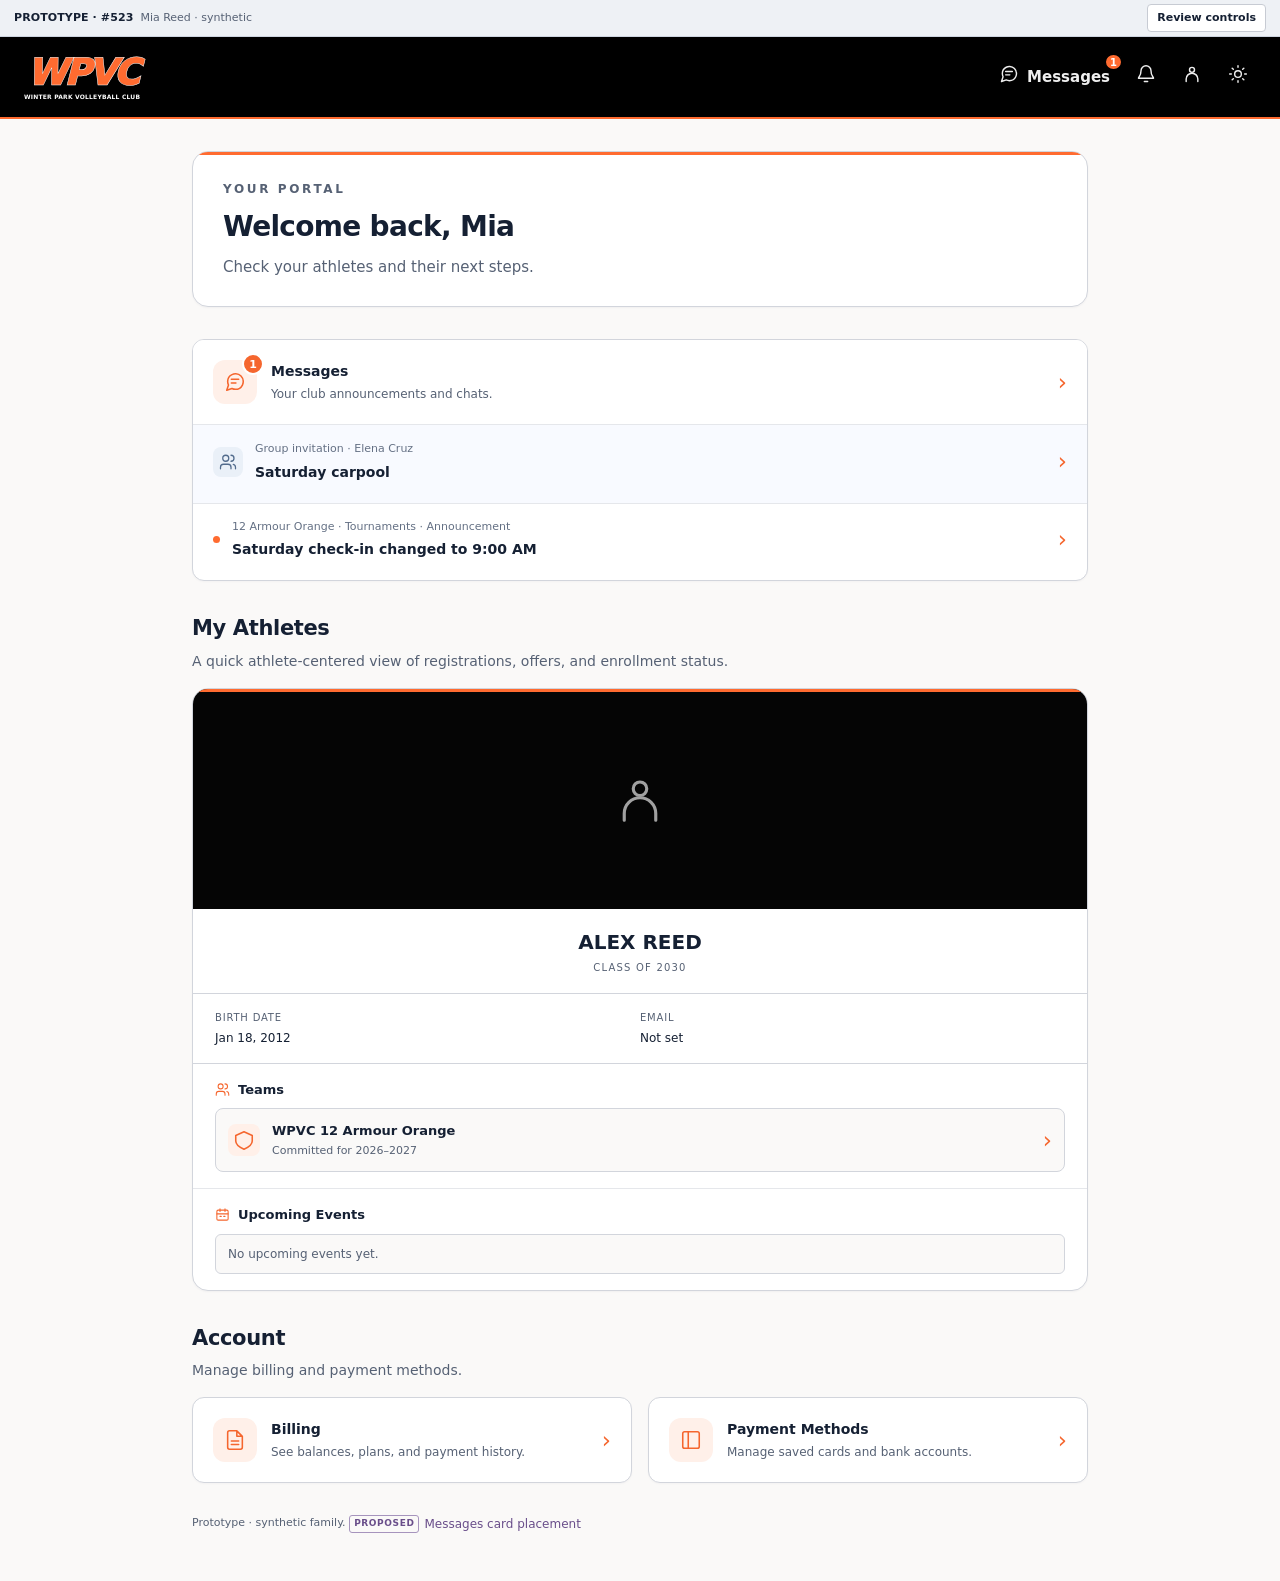
<file: group-messaging/messaging.html>
<!doctype html>
<!-- THROWAWAY PROTOTYPE. Synthetic, in-memory fixtures only. No application or provider connections. -->
<html lang="en">
<head>
<link rel="icon" href="data:,">
<meta charset="utf-8"><meta name="viewport" content="width=device-width,initial-scale=1">
<title>Group Messaging · ClubPortalAI prototype #523</title>
<style>
:root{--ink:#152033;--muted:#566174;--line:#d9dee5;--paper:#fff;--bg:#faf9f6;--orange:#c74915;--tint:#fff4ec;--navy:#1d2b40;--green:#216047;--radius:6px}*{box-sizing:border-box}body{margin:0;color:var(--ink);background:var(--bg);font:15px/1.5 system-ui,-apple-system,Segoe UI,sans-serif}button,input,select,textarea{font:inherit}button,a,input,select,textarea{outline-offset:3px}button:focus-visible,a:focus-visible,input:focus-visible,select:focus-visible,textarea:focus-visible{outline:2px solid #64748b}button{cursor:pointer;border:1px solid var(--line);border-radius:var(--radius);background:white;color:var(--ink);padding:9px 13px;min-height:40px;font-weight:600}button:hover{background:#f3f4f6}button.primary{background:var(--orange);border-color:var(--orange);color:white}button.primary:hover{background:#a5390e}button.quiet{background:transparent;border-color:transparent}button.small{min-height:32px;padding:4px 8px;font-size:12px}button:disabled{cursor:default;opacity:.5}a{color:#a33b12;text-underline-offset:3px}input,select,textarea{border:1px solid #acb5c2;border-radius:var(--radius);background:white;padding:9px 11px;color:var(--ink);max-width:100%}textarea{width:100%;resize:vertical;min-height:82px}h1,h2,h3,p{margin:0}h1{font-size:29px;line-height:1.2;letter-spacing:-.7px}h2{font-size:20px;letter-spacing:-.35px}h3{font-size:16px}.muted{color:var(--muted)}.tiny{font-size:12px}.flex{display:flex;align-items:center;gap:10px}.between{justify-content:space-between}.wrap{flex-wrap:wrap}.stack{display:grid;gap:14px}.pill{display:inline-flex;align-items:center;gap:4px;border-radius:4px;padding:2px 7px;font-size:12px;font-weight:650;background:#eef1f5;color:#425069}.pill.orange{background:#ffe7d7;color:#913307}.pill.green{background:#e7f2eb;color:var(--green)}.pill.red{background:#fde9e9;color:#9b2323}.pill.blue{background:#e8eef8;color:#365482}.prototype{background:#eef1f5;border-bottom:1px solid #cdd4df;padding:10px 24px;display:flex;align-items:center;justify-content:space-between;gap:12px;font-size:12px}.prototype strong{letter-spacing:.1px}.prototype select{font-size:12px;padding:6px;min-height:34px}.prototype button{font-size:12px;min-height:34px;padding:6px 9px}.prototype label{display:flex;gap:6px;align-items:center}.proposed{color:#694e8a;font-size:12px;display:inline-flex;gap:5px;align-items:center}.proposed:before{content:'PROPOSED';font-size:9px;font-weight:800;letter-spacing:.6px;border:1px solid #a694bd;border-radius:3px;padding:1px 4px}.brand-header{background:var(--navy);border-bottom:3px solid #ff7135;color:white}.brand-inner{max-width:1312px;margin:auto;min-height:76px;display:flex;align-items:center;justify-content:space-between;padding:12px 26px}.brand{display:flex;align-items:center;gap:12px;color:white;background:transparent;border:0;padding:0;text-align:left}.brand:hover{background:transparent}.brand-mark{height:42px;width:42px;border:2px solid #ff8b59;border-radius:50%;display:grid;place-items:center;font-weight:850;color:#ff8b59;font-size:12px;transform:rotate(-8deg)}.brand-name{font-size:18px;font-weight:760;letter-spacing:.4px}.brand-name small{display:block;font-size:10px;font-weight:450;letter-spacing:1.8px;color:#b9c3d1}.header-message{color:white;background:transparent;border-color:#546277;display:flex;align-items:center;gap:7px}.header-message:hover{background:#344258}.person-avatar{background:#e4e8ee;color:#38475b;width:33px;height:33px;border-radius:50%;display:grid;place-items:center;font-size:11px;font-weight:750;flex-shrink:0}.header-person{font-size:12px}.header-person span{color:#c3ccda;display:block;font-size:11px}.page{max-width:1312px;margin:auto;padding:28px 26px 22px}.page-heading{display:flex;align-items:flex-start;justify-content:space-between;gap:18px;margin-bottom:19px}.page-heading p{margin-top:5px}.toolbar{margin-bottom:18px;display:flex;gap:9px;align-items:center;flex-wrap:wrap}.searchbox{position:relative;flex:1;min-width:230px}.searchbox input{width:100%;padding-left:36px}.searchbox span{position:absolute;left:12px;top:9px;color:var(--muted)}.toolbar select{max-width:205px;min-height:42px;font-size:13px}.check{display:flex;align-items:center;gap:7px;font-size:13px;cursor:pointer}.check input{width:17px;height:17px;accent-color:var(--orange)}.workspace{display:grid;grid-template-columns:295px minmax(0,1fr);background:white;border:1px solid var(--line);border-radius:8px;overflow:hidden;height:calc(100dvh - 335px);min-height:460px;max-height:820px;box-shadow:0 3px 12px #15203304}.groups{border-right:1px solid var(--line);overflow-y:auto;background:#fdfdfc}.groups-top{padding:17px 18px 12px}.groups-top .muted{font-size:12px}.group-row{width:100%;display:block;text-align:left;border:0;border-radius:0;padding:16px 18px;border-bottom:1px solid #edf0f3;position:relative;font-weight:400;min-height:102px}.group-row:hover{background:#f5f6f8}.group-row.active{background:#fff4ec}.group-row.active:before{content:'';position:absolute;left:0;top:0;bottom:0;width:3px;background:var(--orange)}.group-title{display:flex;justify-content:space-between;gap:9px;font-size:14px;font-weight:700}.group-preview{font-size:12px;color:var(--muted);margin-top:6px;white-space:nowrap;text-overflow:ellipsis;overflow:hidden}.group-meta{display:flex;gap:6px;margin-top:9px;font-size:11px}.invitation{margin:15px 14px;padding:13px;border:1px solid #d0dced;border-radius:6px;background:#f4f7fc}.invitation h3{font-size:14px;margin:6px 0}.invitation button{width:100%;margin-top:11px;font-size:12px}.conversation{min-width:0;display:flex;flex-direction:column;overflow:hidden;position:relative}.conversation-head{padding:17px 24px;border-bottom:1px solid var(--line);display:flex;justify-content:space-between;gap:10px}.conversation-head h2{font-size:19px}.conversation-head p{font-size:12px;margin-top:3px}.oversight{padding:8px 24px;background:#f7f8fa;border-bottom:1px solid #e9edf2;font-size:11px;color:#566174}.messages{overflow-y:auto;min-height:0;flex:1;padding:20px 24px;scroll-behavior:smooth}.day{text-align:center;font-size:11px;color:#788190;margin:0 0 20px}.message{margin-bottom:23px;scroll-margin-top:15px}.message-top{display:flex;gap:9px;align-items:center;margin-bottom:7px}.message-top strong{font-size:13px}.message-top time{font-size:11px;color:var(--muted)}.message-top .person-avatar{width:29px;height:29px;font-size:10px}.message-body{margin-left:38px;white-space:pre-wrap;overflow-wrap:anywhere;font-size:14px}.message-tools{margin-left:38px;margin-top:7px;display:flex;flex-wrap:wrap;gap:3px}.message-tools button{font-size:11px;color:#5b6676;min-height:27px;padding:3px 6px}.announcement{background:var(--tint);border:1px solid #f2cbb5;border-left:3px solid #d65c26;border-radius:5px;padding:17px;margin-bottom:20px}.announcement .message-body,.announcement .message-tools{margin-left:0}.announcement .message-top{margin:9px 0 10px}.announcement .message-body{font-size:15px;font-weight:500}.announcement.superseded{background:#f7f8fa;border-color:#d7dce4;border-left-color:#9ba6b5}.announcement.superseded .message-body{color:#697383;font-weight:400}.announcement-label{display:flex;align-items:center;justify-content:space-between;gap:8px;flex-wrap:wrap;font-size:11px}.announcement-foot{margin-top:12px;display:flex;justify-content:space-between;gap:8px;flex-wrap:wrap;align-items:center;font-size:11px;color:#775542}.read-label{color:#476d50;font-size:11px}.removed{font-style:italic;color:#788393}.unread-separator{display:flex;gap:10px;align-items:center;color:#a73c0d;font-size:11px;font-weight:700;margin:18px 0}.unread-separator:before,.unread-separator:after{content:'';height:1px;background:#f0c7ae;flex:1}.composer{border-top:1px solid var(--line);padding:15px 24px;background:white;flex-shrink:0}.composer textarea{min-height:65px;max-height:160px;font-size:14px}.composer-footer{display:flex;align-items:center;justify-content:space-between;gap:10px;flex-wrap:wrap;margin-top:9px}.composer-options{display:flex;gap:18px;flex-wrap:wrap;align-items:center}.composer-help{font-size:11px;color:var(--muted);margin-top:6px}.readonly{padding:16px 24px;background:#f6f7f9;border-top:1px solid var(--line);font-size:13px}.empty{padding:38px 24px;color:var(--muted);text-align:center}.empty h3{color:var(--ink);margin-bottom:6px}.results{overflow-y:auto;padding:18px 24px;flex:1}.result{display:block;text-align:left;width:100%;border:0;border-bottom:1px solid var(--line);padding:17px 0;border-radius:0;font-weight:400}.result:hover{background:#faf9f6}.result h3{font-size:14px;margin:5px 0}.result p{white-space:pre-wrap;font-size:13px}.result mark{background:#ffe3c3;color:inherit}.home{max-width:1030px;padding-top:45px}.home-intro{margin-bottom:28px}.home-intro p{margin-top:7px}.home-card{background:white;border:1px solid var(--line);border-radius:8px;padding:25px;max-width:650px}.home-card h2{margin-bottom:5px}.home-card .ann-summary{margin:21px 0;display:grid;gap:12px}.summary-link{width:100%;text-align:left;border:0;border-left:3px solid #ed996a;border-radius:0;background:#fff6ef;padding:12px 16px}.summary-link small{display:block;color:#80573f;font-size:11px;font-weight:500;margin-bottom:4px}.home-note{font-size:12px;margin-top:24px;color:var(--muted);max-width:650px}.back-groups{display:none}.dialog{padding:0;border:1px solid var(--line);border-radius:8px;width:min(620px,calc(100% - 26px));max-height:calc(100dvh - 30px);box-shadow:0 24px 90px #15203350;color:var(--ink)}.dialog::backdrop{background:#12203370}.dialog.wide{width:min(850px,calc(100% - 26px))}.dialog-head{position:sticky;top:0;background:white;padding:21px 24px 15px;border-bottom:1px solid var(--line);z-index:1;display:flex;justify-content:space-between;align-items:flex-start;gap:16px}.dialog-body{padding:22px 24px;display:grid;gap:18px}.dialog-foot{position:sticky;bottom:0;background:white;border-top:1px solid var(--line);padding:14px 24px;display:flex;justify-content:flex-end;gap:8px}.field{display:grid;gap:6px}.field>label{font-size:13px;font-weight:650}.field textarea{min-height:150px}.notice{background:#f4f6f9;padding:12px 14px;border:1px solid #dce2e9;border-radius:5px;font-size:12px}.error{color:#a52424;font-size:12px}.member-row{display:flex;align-items:center;gap:10px;padding:11px 0;border-bottom:1px solid #edf0f3}.member-row small{display:block;font-size:11px;color:var(--muted)}.member-row .tail{margin-left:auto}.metrics{display:flex;gap:14px;flex-wrap:wrap}.metric{background:#f6f7fa;border-radius:5px;padding:13px 17px;flex:1;min-width:130px}.metric strong{display:block;font-size:24px}.metric span{font-size:11px;color:var(--muted)}table{border-collapse:collapse;width:100%;font-size:12px}th,td{padding:11px 8px;border-bottom:1px solid var(--line);text-align:left;vertical-align:top}th{color:var(--muted);font-weight:650}.table-scroll{overflow-x:auto}.report-tab{display:flex;gap:6px;border-bottom:1px solid var(--line);padding-bottom:10px}.report-tab button[aria-pressed=true]{background:#ffe9db;border-color:#e6a17b;color:#913307}.audit-version{border-left:2px solid #c8d1dc;padding:4px 0 4px 14px;white-space:pre-wrap}.audit-version small{display:block;color:var(--muted);margin-bottom:6px}.toast{position:fixed;bottom:20px;left:50%;transform:translateX(-50%);background:#213b2c;color:white;border-radius:6px;padding:12px 20px;max-width:calc(100% - 32px);font-size:13px;box-shadow:0 5px 25px #0002;z-index:50}.toast:empty{display:none}.footnote{display:flex;justify-content:space-between;gap:12px;flex-wrap:wrap;margin-top:14px;font-size:11px;color:var(--muted)}.guide-list{margin:0;padding-left:20px;display:grid;gap:13px}.guide-list li>strong{display:block;margin-bottom:3px}.context-tag{display:inline-block;color:#526178;font-size:10px;letter-spacing:.6px;text-transform:uppercase;margin-bottom:5px}.no-access{background:white;border:1px solid var(--line);padding:40px;border-radius:8px;max-width:650px}.no-access h2{margin-bottom:8px}[hidden]{display:none!important}
@media(max-width:800px){.prototype{padding:8px 14px;align-items:flex-start;flex-direction:column;gap:6px}.prototype .flex{width:100%;gap:6px}.prototype label{flex:1}.prototype select{width:100%;max-width:240px}.prototype #scenario{max-width:140px}.brand-inner{min-height:64px;padding:10px 16px}.brand-name{font-size:14px}.brand-name small{font-size:8px}.brand-mark{width:34px;height:34px;font-size:10px}.header-person{display:none}.header-message{min-height:38px;padding:7px 10px;font-size:12px}.page{padding:20px 14px}.page-heading{margin-bottom:15px}h1{font-size:25px}.page-heading p{font-size:12px}.page-heading button{font-size:12px;padding:8px}.toolbar{gap:8px}.searchbox{flex-basis:100%}.toolbar select{max-width:none;flex:1;width:0;font-size:12px}.toolbar .check{font-size:12px}.workspace{height:calc(100dvh - 322px);min-height:440px;display:block}.groups{height:100%;border-right:0}.conversation{height:100%}.workspace:not(.open) .conversation{display:none}.workspace.open .groups{display:none}.back-groups{display:inline-flex;font-size:12px;padding:4px 6px;min-height:32px;margin-left:-7px}.conversation-head{padding:11px 14px;align-items:center}.conversation-head h2{font-size:16px}.conversation-head p{font-size:11px}.conversation-head .head-title{min-width:0}.conversation-head .head-actions{gap:2px}.conversation-head .head-actions button{padding:5px;font-size:11px;min-height:32px}.oversight{padding:7px 14px;font-size:10px}.messages{padding:16px 14px}.announcement{padding:13px}.announcement .message-body{font-size:14px}.composer{padding:11px 14px}.composer-options{gap:9px}.composer .check{font-size:12px}.composer-help{font-size:10px}.composer-footer{gap:7px}.results{padding:12px 16px}.readonly{padding:12px 14px;font-size:12px}.home{padding-top:29px}.home-card{padding:20px}.home-intro p{font-size:13px}.dialog-head{padding:17px 18px 12px}.dialog-body{padding:18px}.dialog-foot{padding:12px 18px}.metrics{gap:7px}.metric{padding:10px;min-width:105px}.footnote{font-size:10px}.no-access{padding:25px}.message-body{font-size:13px}.proposed{font-size:11px}.home-card .summary-link{font-size:14px}.toolbar select{min-height:39px}.dialog h2{font-size:18px}}
@media(prefers-reduced-motion:reduce){.messages{scroll-behavior:auto}}
.header-person .person-avatar{color:#38475b}.dialog .pill{max-width:100%}
@media(max-width:800px){.prototype>.flex{display:grid;grid-template-columns:1fr 1fr;width:100%;gap:7px}.prototype label{display:grid;gap:3px;font-size:11px}.prototype select,.prototype #scenario{max-width:none;width:100%;min-width:0}.prototype button{width:100%}.home-card>.between{flex-wrap:wrap}.page:has(.workspace.open:not(:has(.results))) .page-heading,.page:has(.workspace.open:not(:has(.results))) .toolbar{display:none}.workspace.open:not(:has(.results)){height:calc(100dvh - 310px);min-height:450px}.conversation-head{flex-shrink:0}.oversight{flex-shrink:0}}
@media(max-width:800px){.page.conversation-mode .page-heading,.page.conversation-mode .toolbar{display:none}.page.conversation-mode .workspace{height:calc(100dvh - 310px);min-height:450px}.toolbar .check{flex-basis:100%}.toolbar select{flex-basis:calc(50% - 6px)}.home-card>.flex{gap:10px}}
@media(max-width:360px){.brand-name{display:none}.header-message .pill{white-space:nowrap}}
/* Staff/Admin shell mirrors AppShellLayout and AppSidebar; prototype-only navigation context. */
.staff-chrome{display:none}.staff-mode{--orange:#f5662e;--radius:3px;--bg:#faf9f8;--line:#c7cbd3;--sidebar-width:256px;background:var(--bg)}.staff-mode>.brand-header{display:none}.staff-mode .staff-chrome{display:block}.staff-mode #app{margin-left:var(--sidebar-width)}.staff-mode .page{max-width:none;padding:25px 32px 18px}.staff-mode .page-heading{align-items:center;margin-bottom:25px}.staff-mode .page-heading h1{font-size:25px;letter-spacing:-.65px}.staff-mode .page-heading p{font-size:14px;color:#3c4e68;margin-top:2px}.staff-heading{display:flex;align-items:center;gap:12px}.staff-heading-icon{width:48px;height:48px;background:#ff6b30;border-radius:3px;display:grid;place-items:center;color:white;flex-shrink:0}.staff-heading-icon svg{width:23px;height:23px}.staff-mode #create-group{background:#ff6b30;border-color:#ff6b30;color:white;padding:11px 18px;border-radius:3px}.staff-mode button.primary{background:#ff6b30;border-color:#ff6b30}.staff-mode button.primary:hover,.staff-mode #create-group:hover{background:#e85a20}.staff-mode .toolbar{margin-bottom:20px;gap:12px}.staff-mode .toolbar select{background:#e6e7e9;border-color:#c7cbd3;font-weight:550;border-radius:2px;box-shadow:0 1px 2px #1722350b;height:40px}.staff-mode .toolbar input{border-radius:2px;height:40px}.staff-mode .workspace{height:calc(100dvh - var(--review-height,55px) - 257px);min-height:470px;max-height:none;border-radius:4px;box-shadow:none;grid-template-columns:270px minmax(0,1fr)}.staff-mode .group-row.active{background:#f4f0e9}.staff-mode .group-row.active:before{background:#ff6b30}.staff-mode .conversation-head{padding:15px 20px}.staff-mode .conversation-head h2{font-size:18px}.staff-mode .oversight{padding:8px 20px}.staff-mode .messages{padding:20px}.staff-mode .composer{padding:12px 20px}.staff-mode .announcement{border-radius:3px;background:#fff8f1;border-color:#f3c8af;border-left-color:#ff6b30}.staff-mode .announcement.superseded{background:#f7f8fa;border-color:#d7dce4;border-left-color:#9ba6b5}.staff-mode .dialog{border-radius:4px}.staff-mode .dialog-head{background:#faf9f8}.staff-mode .dialog-foot{background:#faf9f8}.staff-mode .metric{border-radius:3px}.shell-sidebar{position:fixed;top:var(--review-height,55px);left:0;bottom:0;width:var(--sidebar-width);background:#faf9f7;border-right:1px solid #c7cbd3;display:flex;flex-direction:column;z-index:20}.shell-brand-row{height:81px;display:flex;align-items:center;justify-content:space-between;padding:13px 17px;gap:12px;flex-shrink:0}.shell-wordmark{min-width:0;line-height:1}.shell-wordmark strong{display:block;font-size:39px;letter-spacing:-3px;line-height:.94;color:#ff6b30;font-style:italic;font-weight:950}.shell-wordmark small{font-size:7px;letter-spacing:.4px;font-weight:800;white-space:nowrap}.shell-icon{width:18px;height:18px;stroke:currentColor;fill:none;stroke-width:1.7;stroke-linecap:round;stroke-linejoin:round;flex-shrink:0}.shell-icon-btn{border:0;background:transparent;min-width:34px;min-height:34px;padding:7px;display:inline-flex;align-items:center;justify-content:center;border-radius:4px}.shell-nav{padding:9px 8px 20px;overflow-y:auto;flex:1}.shell-nav-heading{font-size:11px;text-transform:uppercase;color:#60697a;padding:22px 12px 7px;letter-spacing:.2px}.shell-nav-row{display:flex;align-items:center;gap:10px;width:100%;min-height:36px;padding:7px 11px;border-radius:3px;border:0;font-size:14px;font-weight:400;background:transparent;color:#152033;white-space:nowrap}.shell-nav-row[aria-current]{background:#f1eee7;font-weight:650}.shell-nav-row[aria-disabled]{cursor:default}.shell-nav-row .shell-label{overflow:hidden;text-overflow:ellipsis}.shell-menu-proposed{font-size:9px;color:#71578f;margin-left:auto;letter-spacing:.2px}.shell-footer{border-top:1px solid #d5d8df;padding:16px;flex-shrink:0}.shell-user{width:100%;border:1px solid #c7cbd3;border-radius:16px;padding:11px;display:flex;align-items:center;gap:11px;text-align:left;background:#f8f7f5;font-size:13px}.shell-user-avatar{background:#ff8b34;color:white;font-size:14px;font-weight:650;width:43px;height:43px;border-radius:50%;display:grid;place-items:center;flex-shrink:0}.shell-user-copy{min-width:0;flex:1}.shell-user-copy strong{display:block;overflow:hidden;text-overflow:ellipsis;white-space:nowrap;font-size:13px}.shell-user-copy small{font-size:11px;font-weight:400;color:#50627c;display:block;margin-top:1px}.shell-powered{display:flex;align-items:center;justify-content:center;gap:6px;font-size:10px;margin-top:14px;white-space:nowrap}.shell-powered strong{font-size:12px;font-weight:750}.shell-powered-symbol{color:#f56a2e;font-size:19px;line-height:1;font-weight:800}.shell-topbar{height:56px;border-bottom:1px solid #c7cbd3;background:#faf9f8;display:flex;align-items:center;justify-content:space-between;gap:12px;padding:0 32px;margin-left:var(--sidebar-width)}.shell-top-title{font-size:15px;font-weight:650}.shell-tools{display:flex;align-items:center;gap:14px}.shell-workspace{background:#e5e6e8;border:1px solid #c6cbd4;border-radius:24px;padding:6px 13px;min-height:36px;font-size:14px;font-weight:500;display:flex;gap:10px;align-items:center;box-shadow:0 1px 2px #0001}.shell-workspace svg{width:14px;height:14px}.shell-help{display:flex;gap:7px;align-items:center;border:0;background:none;padding:6px;min-height:36px;font-size:14px;font-weight:500}.shell-context-icon{opacity:.65;width:18px;height:18px;display:inline-flex;align-items:center}.shell-mobile-menu{display:none}.shell-scrim{display:none}.staff-mode.nav-collapsed{--sidebar-width:68px}.nav-collapsed .shell-brand-row{padding:13px 16px;justify-content:center}.nav-collapsed .shell-wordmark,.nav-collapsed .shell-label,.nav-collapsed .shell-nav-heading,.nav-collapsed .shell-menu-proposed,.nav-collapsed .shell-user-copy,.nav-collapsed .shell-powered{display:none}.nav-collapsed .shell-nav-row{justify-content:center;min-height:41px}.nav-collapsed .shell-nav{padding:12px 8px}.nav-collapsed .shell-footer{padding:12px 9px}.nav-collapsed .shell-user{padding:0;border:0;background:transparent}.nav-collapsed .shell-user-avatar{width:43px;height:43px}.shell-workspace-menu{display:grid;gap:12px}.shell-workspace-menu .notice{font-size:13px}
@media(max-width:1100px) and (min-width:801px){.staff-mode{--sidebar-width:220px}.staff-mode .page{padding:24px}.staff-mode .workspace{grid-template-columns:225px minmax(0,1fr)}.staff-mode .toolbar .searchbox{flex-basis:100%}.staff-mode .workspace{height:calc(100dvh - var(--review-height,55px) - 307px)}.shell-wordmark strong{font-size:35px}.shell-wordmark small{font-size:6px}.shell-tools{gap:10px}}
@media(max-width:800px){.staff-mode,.staff-mode.nav-collapsed{--sidebar-width:256px}.staff-mode #app{margin-left:0}.staff-mode .shell-topbar{margin-left:0;padding:0 14px;height:54px}.shell-top-title{font-size:13px}.shell-mobile-menu{display:inline-flex}.shell-tools{gap:10px}.shell-workspace{font-size:12px;min-height:32px;padding:5px 10px}.shell-help span{display:none}.shell-context-icon{display:none}.shell-sidebar{transform:translateX(-100%);box-shadow:8px 0 32px #13203520;transition:transform .15s ease}.nav-open .shell-sidebar{transform:translateX(0)}.nav-open .shell-scrim{display:block;position:fixed;inset:var(--review-height,135px) 0 0;background:#15203365;border:0;border-radius:0;z-index:19}.staff-mode .page{padding:20px 14px}.staff-mode .page-heading{margin-bottom:19px;gap:10px;align-items:flex-start}.staff-mode .page-heading h1{font-size:22px}.staff-mode .page-heading p{font-size:12px}.staff-heading-icon{width:39px;height:39px}.staff-heading{gap:10px}.staff-mode #create-group{font-size:12px;padding:9px 11px;min-height:39px;white-space:nowrap}.staff-mode .toolbar{gap:8px}.staff-mode .toolbar select{font-size:12px;max-width:none}.staff-mode .workspace{display:block;min-height:430px;height:calc(100dvh - var(--review-height,135px) - 282px)}.staff-mode .page.conversation-mode .workspace{height:calc(100dvh - var(--review-height,135px) - 150px);min-height:440px}.staff-mode .conversation-head{padding:11px 14px}.staff-mode .conversation-head h2{font-size:16px}.staff-mode .messages{padding:16px 14px}.staff-mode .oversight{padding:8px 14px}.staff-mode .composer{padding:11px 14px}.staff-mode .shell-sidebar .shell-wordmark{display:block}.staff-mode .shell-sidebar .shell-label,.staff-mode .shell-sidebar .shell-nav-heading,.staff-mode .shell-sidebar .shell-menu-proposed,.staff-mode .shell-sidebar .shell-user-copy{display:block}.staff-mode .shell-sidebar .shell-powered{display:flex}.staff-mode .shell-sidebar .shell-brand-row{justify-content:space-between}.staff-mode .shell-sidebar .shell-nav-row{justify-content:flex-start;min-height:36px}.shell-workspace svg{display:none}.staff-mode .page-heading p{max-width:240px}.shell-footer{padding:13px}}
@media(prefers-reduced-motion:reduce){.shell-sidebar{transition:none}}
/* Conversation-first layout: the stream owns remaining viewport space. */
body:has(#app.messaging-active){overflow:hidden}.prototype{position:relative;z-index:40;min-height:36px;padding:4px 14px;flex-direction:row;align-items:center;font-size:11px;gap:8px}.prototype>div:first-child{display:flex;gap:7px;align-items:center;min-width:0}.prototype .review-state{max-width:210px;white-space:nowrap;overflow:hidden;text-overflow:ellipsis;color:#566174}.prototype #review-controls{position:relative;margin-left:auto;flex-shrink:0}.prototype summary{cursor:pointer;list-style:none;border:1px solid #c7cbd3;background:#fff;padding:4px 9px;border-radius:4px;font-weight:600;min-height:28px;display:flex;align-items:center}.prototype summary::-webkit-details-marker{display:none}.prototype #review-controls>.review-fields{position:absolute;right:0;top:calc(100% + 8px);padding:15px;background:#eef1f5;box-shadow:0 9px 35px #17223530;border:1px solid #c8cfda;border-radius:6px;width:660px;max-width:calc(100vw - 28px);display:flex;flex-wrap:wrap;gap:10px;z-index:50}.prototype .review-fields label{flex:1}.prototype .review-fields select{width:100%}.prototype .review-fields button{width:auto}.prototype .review-fields .review-caption{flex-basis:100%;font-size:11px;color:#566174}.prototype summary:focus-visible{outline:2px solid #64748b;outline-offset:2px}
#app.messaging-active{height:calc(100dvh - var(--messages-top,110px));min-height:0}.messaging-active>.messages-page,.staff-mode #app.messaging-active>.messages-page{height:100%;padding:8px 14px 10px;display:flex;flex-direction:column;min-height:0;max-width:none}.messages-page>.page-heading,.staff-mode .messages-page>.page-heading{display:none}.messages-page>.footnote{display:none}.messages-page>.toolbar,.staff-mode .messages-page>.toolbar{display:none;margin:0 0 8px;padding:4px 0;flex-shrink:0}.messages-page.searching>.toolbar,.staff-mode .messages-page.searching>.toolbar{display:flex!important}.messaging-active .messages-page>.workspace,.staff-mode .messaging-active .messages-page>.workspace,.staff-mode .messaging-active .page.conversation-mode>.workspace{height:auto;max-height:none;min-height:0;flex:1;grid-template-columns:260px minmax(0,1fr)}.messages-page .groups-top{padding:14px 15px 11px;display:block;position:sticky;top:0;background:#fdfdfc;z-index:2;border-bottom:1px solid #e4e7eb}.group-list-title{display:flex;align-items:center;justify-content:space-between;gap:8px;margin-bottom:10px}.group-list-title h1{font-size:20px;letter-spacing:-.4px}.group-list-title button{font-size:19px;min-width:32px;min-height:32px;padding:0}.group-search-launch{width:100%;display:flex;gap:9px;align-items:center;color:#566174;text-align:left;min-height:35px;font-size:12px;font-weight:400;background:#f7f8fa}.group-search-launch svg{width:15px;height:15px}.groups-top .muted{font-size:11px;margin-top:8px}.messages-page .conversation-head,.staff-mode .messages-page .conversation-head{flex-shrink:0;padding:10px 18px;min-height:61px}.messages-page .conversation-head h2{font-size:17px}.messages-page .oversight,.staff-mode .messages-page .oversight{flex-shrink:0;padding:6px 18px;font-size:10px}.messages-page .messages,.staff-mode .messages-page .messages{padding:17px 20px;flex:1;min-height:0;scroll-behavior:auto}.messages-page .announcement{padding:13px 15px;margin-bottom:16px}.messages-page .announcement .message-top{margin:7px 0}.messages-page .message{margin-bottom:18px}.messages-page .message-tools{margin-top:5px}.messages-page .day{margin-bottom:13px}.messages-page .announcement .message-body{font-size:15px;line-height:1.6}.messages-page .composer,.staff-mode .messages-page .composer{padding:10px 16px;position:relative;overflow:visible;flex-shrink:0}.compose-line{display:flex;align-items:flex-end;gap:9px}.compose-line textarea,.staff-mode .compose-line textarea{flex:1;min-width:0;width:0;min-height:42px;height:42px;max-height:120px;padding:9px 11px;resize:none;font-size:14px;line-height:22px}.compose-line>.primary{height:42px;min-height:42px;padding:8px 15px}.sr-only{position:absolute;width:1px;height:1px;padding:0;margin:-1px;overflow:hidden;clip:rect(0,0,0,0);white-space:nowrap;border:0}.send-options{position:static;flex-shrink:0}.send-options summary{display:flex;align-items:center;justify-content:center;cursor:pointer;list-style:none;padding:9px 10px;height:42px;font-size:12px;font-weight:600;border:1px solid #c7cbd3;border-radius:4px;background:#f5f6f7}.send-options summary::-webkit-details-marker{display:none}.send-options[open] summary{background:#fff0e5;border-color:#e9996a}.send-options-panel{position:absolute;bottom:calc(100% + 6px);right:15px;width:345px;max-width:calc(100% - 30px);padding:17px;background:white;border:1px solid #c7cbd3;border-radius:6px;box-shadow:0 -6px 28px #17223524;z-index:6;display:grid;gap:13px}.send-options-panel h3{font-size:14px}.send-options-panel .notice{font-size:11px}.send-options-panel .check{font-size:13px}.send-options-panel .proposed{font-size:10px}.send-selection{font-size:11px;color:#6b4e3b;margin-top:7px;display:flex;align-items:center;justify-content:space-between;gap:8px}.send-selection:empty{display:none}.composer .error:empty{display:none}.composer .error{margin-top:5px}.send-panel-close{justify-self:end;font-size:12px;min-height:31px;padding:4px 9px}.mobile-search-launch{display:none}.search-close{font-size:12px;min-height:34px;padding:5px 9px}.messages-page .readonly{padding:10px 18px;font-size:12px}.messages-page .unread-separator{margin:12px 0}
@media(max-width:1100px) and (min-width:801px){.staff-mode .messaging-active .messages-page>.workspace{grid-template-columns:235px minmax(0,1fr)}.staff-mode .messages-page.searching .toolbar .searchbox{flex-basis:40%}}
@media(max-width:800px){.prototype{padding:4px 10px;min-height:36px;flex-direction:row}.prototype strong{font-size:10px}.prototype .review-state{max-width:110px;font-size:10px}.prototype #review-controls>.review-fields{display:grid;grid-template-columns:1fr 1fr;width:365px}.prototype .review-fields .review-caption{grid-column:1/-1}.prototype .review-fields label{display:grid;gap:4px}.prototype .review-fields select{max-width:none}.prototype summary{font-size:10px}.prototype .review-fields button{width:100%}.messaging-active>.messages-page,.staff-mode #app.messaging-active>.messages-page{padding:0}.messaging-active .messages-page>.workspace,.staff-mode .messaging-active .messages-page>.workspace{border:0;border-radius:0;display:block}.messages-page .conversation-head,.staff-mode .messages-page .conversation-head{padding:9px 13px;min-height:58px;gap:5px}.messages-page .head-title{display:grid;grid-template-columns:auto 1fr;column-gap:9px;align-items:center}.messages-page .back-groups{grid-row:1/3;font-size:0;margin:0;min-width:32px;min-height:40px;padding:4px}.messages-page .back-groups:before{content:'←';font-size:20px}.messages-page .conversation-head h2{font-size:15px}.messages-page .conversation-head p{grid-column:2;font-size:10px;line-height:1.3;margin-top:2px}.messages-page .head-actions{gap:0}.messages-page .head-actions button{font-size:10px;padding:4px;min-height:34px}.mobile-search-launch{display:inline-flex}.messages-page .oversight,.staff-mode .messages-page .oversight{padding:5px 14px;font-size:10px}.messages-page .messages,.staff-mode .messages-page .messages{padding:16px 14px}.messages-page .announcement{padding:12px}.messages-page .announcement .message-body{font-size:14px;line-height:1.55}.messages-page .composer,.staff-mode .messages-page .composer{padding:9px 12px;padding-bottom:max(9px,env(safe-area-inset-bottom))}.compose-line{gap:6px}.compose-line textarea,.staff-mode .compose-line textarea{font-size:14px}.compose-line>.primary{padding:8px 12px;font-size:13px}.send-options summary{padding:9px 8px;font-size:11px}.send-options-panel{right:12px;max-width:calc(100% - 24px)}.messages-page.searching>.toolbar,.staff-mode .messages-page.searching>.toolbar{padding:9px 12px;margin:0;border-bottom:1px solid #d9dee5}.messages-page .toolbar .searchbox{flex-basis:calc(100% - 60px);min-width:160px}.messages-page .toolbar select{flex-basis:calc(50% - 5px)}.messages-page .toolbar .check{flex-basis:auto}.messages-page .groups-top{padding:15px 16px}.messages-page .group-row{padding:15px 16px;min-height:99px}}
.messages-page .head-actions #conversation-search{min-width:30px}.mobile-search-launch svg{width:15px;height:15px}

/* Staff integration study: shared page canvas, group navigation, no embedded card. */
.staff-mode #app.messaging-active>.messages-page{padding:0}
.staff-mode .messaging-active .messages-page>.workspace{border:0;border-radius:0;box-shadow:none;background:var(--bg);grid-template-columns:250px minmax(0,1fr)}
.staff-mode .messages-page .groups{background:var(--bg);border-right:1px solid #e2e2e2;padding:12px 12px 20px;scrollbar-width:thin}
.staff-mode .messages-page .groups-top{background:var(--bg);padding:8px 4px 16px;border:0}
.staff-mode .group-list-title{margin-bottom:12px}
.staff-mode .group-list-title h1{font-size:17px;letter-spacing:-.25px}
.staff-mode .group-list-title button{font-size:12px;padding:4px 7px;min-height:34px}
.staff-mode .groups-top .muted{font-size:10px}
.staff-mode .group-search-launch{background:white;border-color:var(--line)}
.staff-mode .messages-page .group-row{background:transparent;min-height:78px;padding:13px 12px;border:0;border-radius:3px;margin:2px 0}
.staff-mode .messages-page .group-row:hover{background:#f1eee7}
.staff-mode .messages-page .group-row.active{background:#eeebe4}
.staff-mode .messages-page .group-row.active:before{width:2px;top:0;bottom:0}
.staff-mode .group-title{font-size:13px;line-height:1.5}
.staff-mode .group-meta{margin-top:7px;gap:8px;align-items:center;flex-wrap:wrap}
.staff-mode .group-meta>.pill:first-child{background:none;color:var(--muted);font-weight:400;padding:0;font-size:11px}
.staff-mode .messages-page .conversation{background:var(--bg)}
.staff-mode .messages-page .conversation-head{padding:17px 28px 12px;min-height:78px;border-bottom:0;background:var(--bg)}
.staff-mode .messages-page .conversation-head h2{font-size:21px;letter-spacing:-.4px}
.staff-mode .messages-page .conversation-head p{font-size:12px}
.staff-mode .messages-page .head-actions button{font-size:12px}
.staff-mode .messages-page .oversight{background:transparent;border-bottom:1px solid #e2e2e2;padding:0 28px 12px;color:#677182}
.staff-mode .messages-page .messages{padding:20px 28px;scrollbar-width:thin}
.staff-mode .messages-page .announcement{background:transparent;border:0;border-left:2px solid #ff6b30;border-radius:0;padding:3px 0 3px 18px;margin:22px 0}
.staff-mode .messages-page .announcement.superseded{background:transparent;border-left-color:#a3aab5}
.staff-mode .messages-page .announcement .message-body{font-weight:450}
.staff-mode .messages-page .message:not(.announcement){margin-bottom:24px}
.staff-mode .messages-page .composer{background:var(--bg);border-top:1px solid #e2e2e2;padding:14px 28px 18px}
.staff-mode .messages-page .results{background:var(--bg);padding:10px 28px}
.staff-mode .messages-page .result{background:transparent}
.staff-mode .messages-page.searching>.toolbar{padding:12px 20px;margin:0;border-bottom:1px solid #e2e2e2}
.staff-mode .shell-breadcrumb{font-size:18px;color:#a3a9b3;margin:0 3px;font-weight:400}
.staff-mode .shell-page-title{font-size:15px;font-weight:500}
.staff-mode .messages-page .readonly{background:var(--bg);padding:14px 28px}
@media(max-width:1100px) and (min-width:801px){.staff-mode .messaging-active .messages-page>.workspace{grid-template-columns:225px minmax(0,1fr)}.staff-mode .messages-page .conversation-head{padding-left:22px;padding-right:22px}.staff-mode .messages-page .messages{padding:18px 22px}}
@media(max-width:800px){.staff-mode .shell-top-title,.staff-mode .shell-breadcrumb{display:none}.staff-mode .shell-page-title{font-size:14px}.staff-mode .messages-page .groups{border:0;padding:8px 12px}.staff-mode .messages-page .groups-top{padding:8px 4px 12px}.staff-mode .messages-page .group-row{min-height:76px}.staff-mode .messages-page .conversation-head{min-height:64px;padding:10px 14px}.staff-mode .messages-page .conversation-head h2{font-size:17px}.staff-mode .messages-page .conversation-head p{font-size:10px}.staff-mode .messages-page .head-actions button{font-size:11px}.staff-mode .messages-page .oversight{padding:0 14px 8px}.staff-mode .messages-page .messages{padding:16px}.staff-mode .messages-page .announcement{padding-left:12px;margin:18px 0}.staff-mode .messages-page .composer{padding:10px 12px;padding-bottom:max(10px,env(safe-area-inset-bottom))}.staff-mode .messages-page .readonly{padding:12px 16px}.staff-mode .messages-page .results{padding:12px 16px}}

.sender-choice{display:flex;align-items:center;gap:9px;font-size:12px;color:var(--muted);margin-bottom:9px}.sender-choice>span{white-space:nowrap}.sender-choice select{font-size:12px;font-weight:600;color:var(--ink);min-height:32px;padding:4px 28px 4px 8px;background:transparent;border-color:#c7cbd3;max-width:100%}.sender-choice select:has(option[value=club]:checked){background:#fff0e5;border-color:#e6b491}@media(max-width:800px){.sender-choice{margin-bottom:7px}.sender-choice select{min-height:34px;max-width:calc(100% - 58px)}}
.staff-mode .group-title{align-items:flex-start}.staff-mode .group-title>span:first-child{min-width:0;overflow-wrap:anywhere}.group-unread-count{flex-shrink:0;display:inline-flex;align-items:center;justify-content:center;min-width:22px;height:22px;padding:0 5px;border-radius:999px;background:#1d2b40;color:#fff;font-size:11px;font-weight:700;line-height:1;font-variant-numeric:tabular-nums}
.staff-mode .messages-page .group-row{display:grid;grid-template-columns:28px minmax(0,1fr);column-gap:10px;row-gap:5px;align-content:center;background:#ffffff85;border:1px solid #e1e3e7;border-radius:5px;padding:13px 12px;min-height:88px;margin:0 0 8px}.staff-mode .messages-page .group-row:hover{background:#f2f3f4;border-color:#bdc4ce}.staff-mode .messages-page .group-row.active{background:#f1eee7;border-color:#d4cabc;border-left-color:#ff6b30}.staff-mode .messages-page .group-row.active:before{top:-1px;bottom:-1px;left:-1px;width:3px;border-radius:5px 0 0 5px}.group-type-icon{grid-column:1;grid-row:1/3;width:28px;height:30px;display:grid;place-items:center;background:#eef0f3;color:#5a677a;border-radius:6px;align-self:start}.group-type-icon svg{width:16px;height:16px}.staff-mode .group-row.active .group-type-icon{background:#f9dfcc;color:#a53c14}.staff-mode .group-row .group-title{grid-column:2;gap:6px;font-size:13px;line-height:1.5}.staff-mode .group-row .group-meta{grid-column:2;margin:0;gap:5px;font-size:11px}.staff-mode .group-row .group-meta .tiny{font-size:11px}.staff-mode .group-row .group-unread-count{min-width:21px;height:21px}.staff-mode .group-row .group-meta>.pill:first-child{font-size:11px}@media(max-width:800px){.staff-mode .messages-page .group-row{min-height:82px;grid-template-columns:32px minmax(0,1fr);gap:6px 12px;padding:14px}.staff-mode .group-row .group-title{font-size:14px}.group-type-icon{width:32px;height:32px}.staff-mode .group-row .group-meta,.staff-mode .group-row .group-meta>.pill:first-child,.staff-mode .group-row .group-meta .tiny{font-size:11px}}
.group-heading-line{display:flex;align-items:center;gap:8px;min-width:0}.group-heading-line h2{overflow-wrap:anywhere}.group-action-menu{position:relative;flex-shrink:0}.group-menu-toggle{display:grid;place-items:center;width:36px;min-height:36px;padding:0;border:0;background:transparent;font-size:24px;line-height:1;color:#566174}.group-menu-toggle:hover,.group-menu-toggle[aria-expanded=true]{background:#eaecef;color:#152033}.group-menu-panel{position:absolute;top:calc(100% + 4px);left:0;width:220px;max-width:calc(100vw - 40px);padding:6px;border:1px solid #cbd0d8;border-radius:6px;background:white;box-shadow:0 8px 26px #15203325;z-index:12}.group-menu-panel button{display:block;text-align:left;width:100%;min-height:40px;padding:8px 10px;font-size:13px;border:0;background:transparent;font-weight:500}.group-menu-panel button:hover,.group-menu-panel button:focus{background:#f0f2f5}.group-menu-panel .group-leave-action{color:#a63b26;border-top:1px solid #e5e7eb;border-radius:0;margin-top:4px}.menu-proposal{margin:6px 8px;font-size:10px}.conversation-meta{display:flex;align-items:center;gap:6px;flex-wrap:wrap;font-size:12px;color:var(--muted);margin-top:0}.conversation-meta .member-count{display:inline-flex;align-items:center;gap:5px;min-height:30px;padding:2px 4px;border:0;background:transparent;color:#3c4e68;font-size:12px;font-weight:400}.member-count svg{width:14px;height:14px}.member-count:hover span{text-decoration:underline;text-underline-offset:3px}.member-count:hover{background:#eef0f3}.conversation-head .head-title{min-width:0}.conversation-head .head-actions:empty{display:none}@media(max-width:800px){.messages-page .head-title .group-heading-line,.messages-page .head-title .conversation-meta{grid-column:2}.messages-page .head-title .group-heading-line{gap:3px}.group-menu-panel{left:auto;right:0;width:210px}.conversation-meta{font-size:11px;gap:3px}.conversation-meta .member-count{font-size:11px;min-height:32px}.group-menu-toggle{width:32px;min-height:32px}.messages-page .back-groups{grid-row:1/3}}

/* Account portal alignment: disposable synthetic context, matching existing Parent Portal. */
body:not(.staff-mode){--bg:#faf9f8;--orange:#f5662e;--radius:8px;--line:#d2d5dc;background:var(--bg)}
.brand-header{background:#000;border-bottom:2px solid #ff6b30}.brand-inner{max-width:1280px;min-height:80px;padding:16px 24px}.brand .portal-wordmark{display:block;line-height:1;text-align:center}.portal-wordmark strong{display:block;font-size:36px;font-style:italic;font-weight:950;letter-spacing:-2.5px;color:#ff6b30;-webkit-text-stroke:.5px #fff}.portal-wordmark small{display:block;font-size:6px;font-weight:800;letter-spacing:.2px;color:white;margin-top:3px}.portal-header-actions{display:flex;gap:10px;align-items:center}.portal-header-actions button{color:#eee;background:transparent;border:0;min-width:36px;min-height:36px;padding:8px;border-radius:6px}.portal-header-actions button:hover{background:#262626}.portal-header-actions svg{width:20px;height:20px}.header-message{position:relative;gap:8px}.header-message #nav-unread{position:absolute;top:-3px;right:-5px;border-radius:50%;min-width:18px;height:18px;padding:0 4px;display:grid;place-items:center;background:#ff6b30;color:#fff;font-size:10px;border:2px solid #000}.portal-header-actions .header-person{display:none}
.portal-home{max-width:944px;padding:32px 24px 48px;display:grid;gap:32px}.portal-welcome{position:relative;overflow:hidden;background:#fff;border:1px solid var(--line);border-radius:16px;padding:28px 30px;box-shadow:0 1px 2px #1520330a}.portal-welcome:before{content:'';position:absolute;left:0;right:0;top:0;height:3px;background:#ff6b30}.portal-eyebrow{text-transform:uppercase;letter-spacing:.22em;color:var(--muted);font-size:12px;font-weight:600;margin-bottom:12px}.portal-welcome h1{font-size:28px;letter-spacing:-.7px}.portal-welcome p:last-child{color:var(--muted);font-size:15px;margin-top:12px}.portal-section-title{margin-bottom:16px}.portal-section-title h2{font-size:21px}.portal-section-title p{font-size:14px;color:var(--muted);margin-top:6px}.portal-messaging-card{border:1px solid var(--line);border-radius:16px;background:#fff;overflow:hidden;box-shadow:0 1px 2px #15203308}.portal-messaging-top{padding:22px 24px;display:flex;align-items:center;gap:14px}.portal-icon-tile{width:44px;height:44px;display:grid;place-items:center;flex-shrink:0;border-radius:12px;background:#fff0e9;color:#f5662e}.portal-icon-tile svg{width:22px;height:22px}.portal-messaging-copy{flex:1;min-width:0}.portal-messaging-copy h2{font-size:19px}.portal-messaging-copy p{font-size:13px;color:var(--muted);margin-top:3px}.portal-messaging-card .ann-summary{padding:0 24px;display:grid;gap:0}.portal-messaging-card .summary-link{background:transparent;border:0;border-top:1px solid #e5e7eb;padding:15px 0;display:flex;gap:12px;align-items:center;font-size:14px;line-height:1.5}.portal-messaging-card .summary-link:hover{background:#faf9f8}.summary-copy{flex:1;min-width:0}.portal-messaging-card .summary-link small{color:#647084;margin:0 0 4px;font-size:11px}.portal-unread-dot{width:7px;height:7px;border-radius:50%;background:#ff6b30;flex-shrink:0}.portal-chevron{font-size:23px;color:#f5662e;font-weight:400;line-height:1}.portal-card-footer{border-top:1px solid #e5e7eb;padding:14px 24px;display:flex;justify-content:flex-end}.portal-card-footer button{color:#a53c14;border:0;background:transparent;min-height:40px;padding:6px 0;display:flex;gap:12px;align-items:center}.portal-messaging-card .pill.orange{border-radius:20px;white-space:nowrap;background:#fff0e7;color:#9e3810}.portal-athlete{background:white;border:1px solid var(--line);border-radius:16px;overflow:hidden;box-shadow:0 1px 2px #1520330a}.portal-athlete-photo{background:#050505;border-top:3px solid #ff6b30;height:220px;display:grid;place-items:center;color:#a1a1a1}.portal-athlete-photo svg{width:54px;height:54px;stroke-width:1.4}.portal-athlete-name{text-align:center;padding:18px 22px}.portal-athlete-name h3{font-size:20px;text-transform:uppercase}.portal-athlete-name p{font-size:10px;letter-spacing:.12em;color:var(--muted);margin-top:3px}.portal-athlete-facts{display:grid;grid-template-columns:1fr 1fr;border-block:1px solid var(--line);padding:16px 22px;font-size:12px}.portal-athlete-facts small{display:block;text-transform:uppercase;letter-spacing:.08em;color:var(--muted);font-size:10px;margin-bottom:4px}.portal-athlete-section{padding:16px 22px;border-bottom:1px solid #e5e7eb}.portal-athlete-section:last-child{border:0}.portal-athlete-section h4{display:flex;align-items:center;gap:8px;font-size:13px;font-weight:550;margin:0 0 9px}.portal-athlete-section h4 svg{width:15px;height:15px;color:#f5662e}.portal-team-link{width:100%;display:flex;align-items:center;gap:12px;text-align:left;background:#faf9f8;border:1px solid var(--line);padding:12px;font-size:13px;font-weight:600}.portal-team-link>span:nth-child(2){flex:1}.portal-team-link small{display:block;font-size:11px;font-weight:400;color:var(--muted);margin-top:2px}.portal-team-link .portal-icon-tile{width:32px;height:32px;border-radius:8px}.portal-events-empty{background:#faf9f8;border:1px solid var(--line);border-radius:6px;padding:10px 12px;font-size:12px;color:var(--muted)}.portal-account-links{display:grid;grid-template-columns:1fr 1fr;gap:16px}.portal-gateway{background:#fff;border:1px solid var(--line);border-radius:12px;padding:20px;display:flex;align-items:center;gap:14px;text-align:left;box-shadow:0 1px 2px #15203308}.portal-gateway .gateway-copy{flex:1}.portal-gateway strong{display:block;font-size:14px}.portal-gateway small{display:block;font-size:12px;font-weight:400;color:var(--muted);line-height:1.6;margin-top:3px}.portal-home .home-note{margin:0;font-size:11px}.portal-home-back{display:flex;align-items:center;gap:9px;background:transparent;border:0;padding:0 0 12px;min-height:40px;font-size:12px;color:var(--muted)}
body:not(.staff-mode) .messaging-active>.messages-page{padding:20px 24px;max-width:1280px;margin:auto}body:not(.staff-mode) .messaging-active .workspace{border-radius:16px;box-shadow:0 1px 3px #15203308;grid-template-columns:310px minmax(0,1fr)}body:not(.staff-mode) .groups{background:#faf9f8;padding:0 12px 12px}body:not(.staff-mode) .messages-page .groups-top{background:#faf9f8;padding:16px 4px;border:0}body:not(.staff-mode) .messages-page .group-row{border:1px solid #dfe2e7;border-radius:12px;background:white;margin-bottom:10px;padding:16px;min-height:100px;overflow:hidden}body:not(.staff-mode) .messages-page .group-row.active{background:#fff6ef;border-color:#f0c4aa}body:not(.staff-mode) .group-title{font-size:14px}body:not(.staff-mode) .group-meta .pill{border-radius:5px}body:not(.staff-mode) .group-row.active:before{background:#ff6b30}body:not(.staff-mode) .messages-page .conversation-head{padding:16px 20px}body:not(.staff-mode) .messages-page .conversation-head h2{font-size:20px}body:not(.staff-mode) .messages-page .messages{padding:22px}body:not(.staff-mode) .messages-page .announcement{border-radius:10px;background:#fff9f4;border-color:#efcfbd;border-left:3px solid #ff6b30;padding:16px}body:not(.staff-mode) .messages-page .announcement.superseded{background:#f7f8fa;border-color:#d7dce4;border-left-color:#9ba6b5}body:not(.staff-mode) .message-body{font-size:15px;line-height:1.6}body:not(.staff-mode) .message-top strong{font-size:14px}body:not(.staff-mode) .dialog{border-radius:14px}body:not(.staff-mode) .messages-page .composer{padding:14px 18px}body:not(.staff-mode) .compose-line textarea{border-radius:8px}body:not(.staff-mode) .group-list-title button{font-size:13px;padding:4px 6px}
@media(max-width:800px){.brand-inner{min-height:62px;padding:10px 12px}.portal-wordmark strong{font-size:27px}.portal-wordmark small{font-size:4.5px}.portal-header-actions{gap:4px}.portal-header-actions button{padding:8px;min-width:36px;min-height:36px}.header-message-label{display:none}.portal-home{padding:24px 16px 32px;gap:28px}.portal-welcome{padding:24px 20px}.portal-welcome h1{font-size:24px}.portal-welcome p:last-child{font-size:14px;line-height:1.6}.portal-section-title h2{font-size:20px}.portal-section-title p{font-size:14px;line-height:1.65}.portal-messaging-top{padding:20px 18px;gap:12px}.portal-messaging-copy h2{font-size:18px}.portal-messaging-copy p{font-size:12px}.portal-messaging-card .ann-summary{padding:0 18px}.portal-messaging-card .summary-link{font-size:14px}.portal-card-footer{padding:10px 18px}.portal-messaging-top>.pill{font-size:11px;padding:3px 8px}.portal-messaging-top .portal-icon-tile{width:38px;height:38px;border-radius:10px}.portal-account-links{grid-template-columns:1fr;gap:14px}.portal-gateway{padding:20px}.portal-athlete-photo{height:205px}body:not(.staff-mode) .messaging-active>.messages-page{padding:0}body:not(.staff-mode) .messaging-active .workspace{border-radius:0;border:0}body:not(.staff-mode) .groups{padding:0 16px 16px}body:not(.staff-mode) .messages-page .groups-top{padding:12px 0 16px}body:not(.staff-mode) .messages-page .conversation-head{padding:12px}body:not(.staff-mode) .messages-page .conversation-head h2{font-size:17px}body:not(.staff-mode) .messages-page .messages{padding:16px}body:not(.staff-mode) .messages-page .composer{padding:10px 12px;padding-bottom:max(10px,env(safe-area-inset-bottom))}body:not(.staff-mode) .messages-page .announcement{padding:14px}.portal-home-back{padding-bottom:8px}}


/* Clear group origin and a portal-style Messages gateway. */
.group-origin-badge{display:inline-flex;align-items:center;align-self:center;border:1px solid #d8dee6;border-radius:4px;padding:1px 6px;font-size:10px;font-weight:600;line-height:1.6;white-space:nowrap;background:#f6f7f9;color:#566174}.group-origin-badge.official{background:#f1f5f9;color:#415975;border-color:#d4dfe9}.portal-messaging-card{border-radius:12px}.portal-messaging-top{width:100%;text-align:left;border:0;border-radius:0;padding:20px;gap:14px;background:white;box-shadow:none}.portal-messaging-top:hover{background:#faf9f8}.portal-messaging-top:focus-visible{outline-offset:-4px}.portal-messaging-top .portal-icon-tile{position:relative;width:44px;height:44px;border-radius:12px;overflow:visible}.portal-messaging-copy strong{display:block;font-size:14px;font-weight:650}.portal-messaging-copy small{display:block;font-size:12px;font-weight:400;color:var(--muted);line-height:1.6;margin-top:3px}.portal-message-count{position:absolute;top:-7px;right:-7px;min-width:22px;height:22px;padding:0 4px;display:grid;place-items:center;border:2px solid white;border-radius:999px;background:#f5662e;color:white;font-size:11px;line-height:1;font-weight:750}.portal-messaging-card .ann-summary{padding:0}.portal-messaging-card .summary-link{padding-left:20px;padding-right:20px;outline-offset:-4px}.portal-messaging-card .summary-link:last-child{padding-bottom:20px}

/* Quiet text-field focus, shared by composer, search, and dialogs. */
input:not([type=checkbox]):not([type=radio]),textarea,select{transition:border-color 120ms ease,box-shadow 120ms ease;caret-color:#b94618}
input:not([type=checkbox]):not([type=radio]):focus,textarea:focus,select:focus{outline:none;border-color:#64748b;box-shadow:0 0 0 3px rgb(100 116 139 / 12%)}
@media(prefers-reduced-motion:reduce){input,textarea{transition:none}}
@media(forced-colors:active){input:not([type=checkbox]):not([type=radio]):focus,textarea:focus,select:focus{outline:2px solid Highlight;outline-offset:2px;box-shadow:none}}
.home-invitations{display:grid}.portal-messaging-card .home-invitation{padding:16px 20px;background:#f8faff;gap:12px}.portal-messaging-card .home-invitation:hover{background:#f0f5fc}.home-invitation-icon{width:30px;height:30px;display:grid;place-items:center;flex-shrink:0;border-radius:8px;background:#eaf0f8;color:#526b8c}.home-invitation-icon svg{width:18px;height:18px}

/* Proposed conversation header: identity opens members; one trailing overflow menu. */
.messages-page .conversation-head.streamlined-head,.staff-mode .messages-page .conversation-head.streamlined-head{display:flex;align-items:center;gap:12px;padding:12px 20px;min-height:80px}.conversation-identity{display:flex;flex:1;min-width:0;flex-direction:column;align-items:flex-start;gap:4px;text-align:left;border:0;background:transparent;border-radius:6px;padding:4px 0;font-weight:400}.conversation-identity:hover{background:transparent}.conversation-identity:hover .conversation-name{text-decoration:underline;text-underline-offset:4px;text-decoration-color:#9aa5b3}.conversation-name{font-size:19px;font-weight:700;line-height:1.3;overflow-wrap:anywhere}.conversation-subtitle{display:flex;align-items:center;gap:7px;flex-wrap:wrap;font-size:12px;color:#566174;line-height:1.5}.streamlined-head .group-menu-toggle{width:44px;height:44px;min-height:44px;border-radius:8px}.streamlined-head .group-menu-panel{right:0;left:auto}.group-menu-panel #search-conversation{border-bottom:1px solid #e5e7eb;border-radius:0;margin-bottom:4px}
@media(max-width:800px){.messages-page .conversation-head.streamlined-head,.staff-mode .messages-page .conversation-head.streamlined-head{padding:10px 12px;gap:8px;min-height:76px}.streamlined-head .back-groups{width:36px;min-width:36px;min-height:44px;flex-shrink:0}.conversation-name{font-size:17px}.conversation-subtitle{font-size:11px;gap:6px}.streamlined-head .group-menu-toggle{width:44px}.conversation-identity{gap:5px}}

/* Message edit/remove actions share a trailing vertical menu. */
.message-top{position:relative;padding-right:38px;min-height:36px;flex-wrap:wrap}.message-action-menu{position:absolute;right:0;top:-3px}.message-menu-toggle{display:grid;place-items:center;width:36px;min-height:40px;padding:0;border:0;border-radius:7px;background:transparent;color:#64748b;font-size:24px;line-height:1}.message-menu-toggle:hover,.message-menu-toggle[aria-expanded=true]{background:#eef0f3;color:#152033}.message-menu-panel{position:fixed;width:160px;z-index:30;padding:5px;background:white;border:1px solid #d2d7df;border-radius:8px;box-shadow:0 6px 22px #15203325}.message-menu-panel button{display:block;width:100%;min-height:40px;padding:9px 12px;text-align:left;border:0;border-radius:4px;background:transparent;font-size:13px;font-weight:500}.message-menu-panel button:hover,.message-menu-panel button:focus{background:#f0f2f5}.message-menu-panel .message-remove-action{color:#a63b26}.message-tools:empty{display:none}@media(max-width:800px){.message-menu-toggle{width:40px;min-height:44px}.message-top{padding-right:42px}}

/* Proposed official naming: compact topic + audience, no nested groups. */
.group-name-stack{display:flex;flex-direction:column;gap:3px;min-width:0;flex:1}.group-name-main,.group-name-context{display:block;white-space:nowrap;overflow:hidden;text-overflow:ellipsis}.group-name-context{font-size:12px;font-weight:400;color:#566174}.group-title>.tiny,.group-title>.group-unread-count{flex-shrink:0}.group-title{min-width:0}.conversation-name-line{display:flex;align-items:center;gap:8px;min-width:0;max-width:100%}.conversation-name-line .conversation-name{white-space:nowrap;overflow:hidden;text-overflow:ellipsis;min-width:0}.conversation-subtitle{flex-wrap:nowrap;max-width:100%;min-width:0}.conversation-audience{white-space:nowrap;overflow:hidden;text-overflow:ellipsis;min-width:0}.conversation-subtitle>span:not(.conversation-audience){flex-shrink:0}.staff-mode .group-name-context{font-size:11px}
.portal-messaging-card .summary-copy small{white-space:nowrap;overflow:hidden;text-overflow:ellipsis}

/* Admin-run shield / invitation-based people icons replace type badges. */
body:not(.staff-mode) .messages-page .group-row{display:grid;grid-template-columns:28px minmax(0,1fr);column-gap:12px;align-content:center}body:not(.staff-mode) .group-row .group-type-icon{grid-column:1;grid-row:1/4;align-self:start}body:not(.staff-mode) .group-row .group-title,body:not(.staff-mode) .group-row .group-preview,body:not(.staff-mode) .group-row .group-meta{grid-column:2}.group-type-icon.admin-run{background:#fff0e6;color:#ad461c}.group-type-icon.invited{background:#eef0f3;color:#566174}.group-designation-inline{display:inline-flex;align-items:center;justify-content:center;flex-shrink:0;width:20px;height:22px;color:#64748b}.group-designation-inline.admin-run{color:#ad461c}.group-designation-inline svg{width:17px;height:17px}.group-meta:empty{display:none}

/* Audience builder and fully readable group names. */
.scope-fields{display:grid;gap:12px}.scope-fields h3{font-size:13px}.scope-grid{display:grid;grid-template-columns:repeat(3,minmax(0,1fr));gap:12px}.scope-grid select{width:100%;min-width:0}.group-create-preview{padding:16px 18px;border:1px solid #d7dee7;border-radius:10px;background:#fafbfc;display:grid;gap:10px}.preview-identity{display:flex;gap:12px;align-items:flex-start}.preview-identity>svg{margin-top:4px;color:#b4491c}.preview-identity>div{min-width:0;display:grid;gap:4px;overflow-wrap:anywhere}.preview-identity strong{font-size:16px}.preview-identity span{font-size:14px;color:#566174}.preview-identity small,.group-season,.conversation-season{font-size:11px;color:#64748b}.group-season{display:block;font-weight:400}
.group-name-main,.group-name-context,.conversation-name-line .conversation-name,.conversation-audience,.portal-messaging-card .summary-copy small{white-space:normal;overflow:visible;text-overflow:clip;overflow-wrap:anywhere}
.group-name-stack{min-width:0}.group-name-main{line-height:1.4}.group-name-context{line-height:1.45}.conversation-subtitle{flex-wrap:wrap}.conversation-name-line{align-items:flex-start}.conversation-name-line .group-designation-inline{margin-top:2px}.conversation-season{display:block;font-weight:400}
@media(min-width:801px){.staff-mode .messaging-active .messages-page>.workspace,.staff-mode .messaging-active .page.conversation-mode>.workspace{grid-template-columns:390px minmax(0,1fr)}body:not(.staff-mode) .messaging-active .workspace{grid-template-columns:465px minmax(0,1fr)}}
@media(max-width:800px){.scope-grid{grid-template-columns:1fr}.group-create-preview{padding:14px}.scope-fields{gap:10px}.dialog.wide{width:calc(100% - 24px)}}
.group-type-icon,.group-designation-inline{position:relative;overflow:visible}.group-designation-inline{width:26px;height:26px}.admin-marker{position:absolute;right:-4px;bottom:-3px;width:13px;height:14px;display:grid;place-items:center;border-radius:4px;background:#fff;color:#ad461c}.group-type-icon .admin-marker svg,.group-designation-inline .admin-marker svg{width:11px;height:11px;stroke-width:2}.preview-identity>.group-type-icon{flex-shrink:0}.preview-identity .group-type-icon{align-self:start}
.contact-picker{display:grid;gap:10px;margin-top:12px}.contact-picker input[type=search]{width:100%}.contact-picker .member-row[hidden]{display:none}#contact-selection{overflow-wrap:anywhere}#contact-empty{padding:16px 0}
.member-identity{min-width:0;flex:1;overflow-wrap:anywhere}.member-row .tail{flex-shrink:0}.member-row button.tail{max-width:100px;white-space:normal}
</style>
</head>
<body>
<div class="prototype" aria-label="Prototype controls">
 <div><strong>PROTOTYPE · #523</strong><span class="review-state" id="review-current">Synthetic data</span></div>
 <details id="review-controls"><summary>Review controls</summary><div class="flex wrap review-fields"><div class="review-caption">Synthetic data · no alerts sent. Proposed layout for review.</div><label>View as <select id="persona" aria-label="Prototype persona"><option value="mia">Account · Mia Reed</option><option value="noah">Account · Noah Bennett (new member)</option><option value="avery">Staff · Avery Brooks</option><option value="jordan">Coach · Jordan Ellis</option><option value="taylor">Moderator · Taylor Stone</option></select></label><label>Scenario <select id="scenario" aria-label="Prototype scenario"><option value="active">Active access</option><option value="departed">Left Team</option><option value="revoked">Club access revoked</option></select></label><button id="simulate-incoming">Simulate incoming chat</button><button id="guide">Review notes</button><button id="reset">Reset</button></div></details>
</div>
<header class="brand-header"><div class="brand-inner"><button class="brand" id="home" aria-label="Parent Portal Home"><span class="portal-wordmark"><strong>WPVC</strong><small>WINTER PARK VOLLEYBALL CLUB</small></span></button><div class="portal-header-actions"><button class="header-message" id="messages-nav" title="Messages"><span data-portal-icon="message"></span><span class="header-message-label">Messages</span><span id="nav-unread" class="pill orange"></span></button><button type="button" data-portal-context="Tasks" aria-label="Tasks — portal context" title="Tasks"><span data-portal-icon="bell"></span></button><button type="button" data-portal-context="Profile" aria-label="Profile — portal context" title="Profile"><span data-portal-icon="user"></span></button><button type="button" data-portal-context="Appearance" aria-label="Appearance — portal context" title="Appearance"><span data-portal-icon="sun"></span></button><div class="header-person" hidden><span id="user-avatar"></span><span id="user-name"></span></div></div></div></header>
<div id="staff-chrome" class="staff-chrome"></div>
<main id="app"></main>
<dialog id="dialog" class="dialog" aria-labelledby="dialog-title"></dialog>
<div id="toast" role="status" aria-live="polite" class="toast"></div>
<script>
'use strict';
const people={mia:{name:'Mia Reed',role:'Account holder'},avery:{name:'Avery Brooks',role:'Staff'},jordan:{name:'Jordan Ellis',role:'Coach'},taylor:{name:'Taylor Stone',role:'Staff'},elena:{name:'Elena Cruz',role:'Account holder'},priya:{name:'Priya Shah',role:'Account holder'},noah:{name:'Noah Bennett',role:'Account holder'},lee:{name:'Lee Morgan',role:'Coach'},riley:{name:'Riley Kim',role:'Account holder'}};
const $=s=>document.querySelector(s), $$=s=>[...document.querySelectorAll(s)];
const esc=s=>String(s??'').replace(/[&<>"']/g,c=>({'&':'&amp;','<':'&lt;','>':'&gt;','"':'&quot;',"'":'&#39;'}[c]));
const initials=id=>people[id].name.split(' ').map(x=>x[0]).join('');
function bodyHtml(text){return esc(text).replace(/https:\/\/[^\s<]+/g,url=>`<a href="${url}" target="_blank" rel="noopener noreferrer">${url}</a>`)}
let searchOpen=false;const composeDrafts={};let groupOrder=[],orderUser='',readTimers=[];const historyLimits={};
function refreshGroupOrder(){groupOrder=[]}
function orderedGroups(){if(!groupOrder.length||orderUser!==user){orderUser=user;const activity=g=>Math.max(g.createdActivity||0,...messages.filter(m=>m.g===g.id&&allowed(m)).map(m=>m.activity||0));groupOrder=groups.filter(accessible).sort((a,b)=>activity(b)-activity(a)).map(g=>g.id)}return groupOrder.map(group).filter(Boolean).filter(accessible)}
function closeMembership(g,id){g.periods=g.periods||{};g.periods[id]=[...(g.periods[id]||[]),{start:g.joins?.[id]||0,end:seq}];g.members=g.members.filter(x=>x!==id);g.former=g.former||{};g.former[id]=seq}
let groups=[],messages=[],user='mia',scenario='active',screen='home',selected='team',mobileOpen=false,seq=20,search='',groupFilter='all',audienceFilter='all',annOnly=false,dialogContext=null,observer,toastTimer;
const baselineRead={avery:1,jordan:1,elena:1};
function seed(){
 groups=[{id:'team',name:'12 Armour Orange - Tournaments',kind:'Official Team',audience:'12 Armour Orange · 2026–27',scope:'team',members:['mia','avery','jordan','elena','priya','noah'],creator:'avery',joins:{noah:10}},{id:'program',audienceType:'program-coaches',name:'Regional Coaches - General',kind:'Official coaching staff',audience:'Regional Coaches · 2026–27',scope:'coaches',members:['avery','jordan'],creator:'avery'},{id:'carpool',name:'Saturday carpool',kind:'Custom group',audience:'Saturday carpool',scope:'custom',members:['elena','jordan'],creator:'elena',invite:'mia',joins:{}},{id:'two',name:'Equipment pickup',kind:'Custom group',audience:'Equipment pickup',scope:'custom',members:['avery','elena'],creator:'avery',joins:{}},{id:'past',audienceType:'season-coaches',name:'Summer Coaches - General',kind:'Official coaching staff',audience:'Summer Coaches · 2026',scope:'coaches',members:['avery','jordan'],creator:'avery',archived:true},{id:'coaches',audienceType:'program-coaches',name:'Armour Coaches - General',kind:'Official coaching staff',audience:'Armour coaching staff · 2026–27',scope:'coaches',members:['avery','jordan','lee'],creator:'avery'}];
 // Separate synthetic official groups sharing eligible audiences; no parent/child relationship.
 groups.splice(1,0,{id:'practices',name:'12 Armour Orange - Practices',kind:'Official Team',audience:'12 Armour Orange · 2026–27',scope:'team',members:['mia','avery','jordan','elena','priya','noah'],creator:'avery'});
 groups.push({id:'coach-tournaments',audienceType:'program-coaches',name:'Armour Coaches - Tournaments',kind:'Official coaching staff',audience:'Armour coaching staff · 2026–27',scope:'coaches',members:['avery','jordan','lee'],creator:'avery'});
 const original=['mia','avery','jordan','elena','priya'];
 messages=[
 {id:1,g:'team',author:'jordan',time:'Oct 7 · 4:15 PM',text:'Looking forward to Saturday. Bring your usual warm-up gear.',version:1,reads:{mia:1}},
 {id:2,g:'team',author:'avery',time:'Oct 7 · 4:30 PM',text:'Saturday check-in is at 8:00 AM. Meet by the main entrance.',ann:true,version:1,reads:{mia:1,...baselineRead},recipients:[...original],superseded:9,channels:{email:true,sms:false}},
 {id:3,g:'team',author:'avery',time:'Oct 8 · 10:00 AM',text:'New Orleans hotel information is ready. The club hotel is Harbor House. Please make your reservation by Friday.',ann:true,version:1,reads:{mia:1,...baselineRead},recipients:[...original],channels:{email:true,sms:true}},
 {id:4,g:'team',author:'elena',time:'Oct 8 · 10:12 AM',text:'Thanks! We have booked our rooms.',version:1,reads:{mia:1}},
 {id:5,g:'team',author:'jordan',time:'Oct 8 · 11:00 AM',text:'The hotel details are in Avery’s announcement above.',version:1,reads:{mia:1}},
 {id:6,g:'team',author:'mia',time:'Oct 8 · 11:20 AM',text:'We’ll bring an extra cooler for Saturday.',version:2,edited:true,versions:[{v:1,text:'We’ll bring a cooler for Saturday.',time:'Oct 8 · 11:05 AM',by:'mia'}],reads:{mia:2}},
 {id:7,g:'team',author:'elena',time:'Oct 8 · 12:30 PM',text:'Does anyone have the media day date?',version:1,reads:{mia:1}},
 {id:8,g:'team',author:'avery',time:'Oct 8 · 12:42 PM',text:'Media day is October 22. We’ll share arrival details here closer to the date.',version:1,reads:{mia:1}},
 {id:9,g:'team',author:'avery',time:'Today · 8:15 AM',text:'Updated Saturday check-in: 9:00 AM, at the main entrance. The venue changed our start time. Please use this time instead of the earlier 8:00 AM notice.',ann:true,version:1,reads:{...baselineRead,noah:1},recipients:[...original],replaces:2,channels:{email:true,sms:true}},
 {id:10,g:'program',author:'avery',time:'Today · 8:30 AM',text:'Regional media day is October 22. Arrive at 5:15 PM wearing your orange jersey. Photos start at 5:30 PM.',ann:true,version:1,reads:{...baselineRead},recipients:[...original],channels:{email:true,sms:false}},
 {id:11,g:'team',author:'jordan',time:'Today · 8:40 AM',text:'I’ll be by the entrance at 8:45. See everyone there!',version:1,reads:{}},
 {id:12,g:'two',author:'elena',time:'Yesterday · 2:00 PM',text:'Can I pick up the spare equipment on Friday?',version:1,reads:{}},
 {id:13,g:'two',author:'avery',time:'Yesterday · 2:15 PM',text:'Yes, the office is open until 5:00 PM on Friday.',version:2,edited:true,versions:[{v:1,text:'Yes, the office is open until 4:00 PM on Friday.',time:'Yesterday · 2:10 PM',by:'avery'}],reads:{}},
 {id:14,g:'two',author:'elena',time:'Yesterday · 2:20 PM',text:'',removed:true,auditText:'I posted the wrong pickup details.',version:1,removedBy:'elena',removedAt:'Yesterday · 2:22 PM',reads:{}},
 {id:15,g:'carpool',author:'elena',time:'Yesterday · 4:00 PM',text:'Let’s coordinate the carpool here.',version:1,reads:{}},
 {id:16,g:'past',author:'avery',time:'Jul 28 · 5:00 PM',text:'Summer clinic has finished. Thank you for a wonderful season.',ann:true,version:1,reads:{mia:1},recipients:['mia','avery','jordan'],channels:{}},
 {id:17,g:'coaches',author:'jordan',time:'Today · 7:00 AM',text:'The equipment checklist is ready for review.',version:1,reads:{}}
 ,{id:18,g:'practices',author:'jordan',time:'Today · 9:00 AM',text:'Please bring both jerseys to practice tonight.',version:1,reads:{}}
 ,{id:19,g:'coach-tournaments',author:'avery',time:'Today · 9:10 AM',text:'Please review the tournament check-in assignments before Friday.',version:1,reads:{}}
 ];groups=groups.filter(g=>g.id!=='past');messages=messages.filter(m=>m.g!=='past');const base=Date.UTC(2026,9,10);for(const m of messages){const today={9:495,10:510,11:520,17:420,18:540,19:550};m.activity=today[m.id]?base+today[m.id]*60000:base-(m.id>=12?1:2)*86400000+m.id*60000;m.readEvidence={[m.version]:Object.fromEntries(Object.entries(m.reads||{}).filter(([,v])=>v>=m.version).map(([id])=>[id,true]))};}seq=20;refreshGroupOrder();
}
seed();
const isStaff=()=>user==='avery'||user==='taylor',isMod=()=>user==='taylor',clubAccess=()=>scenario!=='revoked';
const isCoach=()=>user==='jordan',usesWorkShell=()=>isStaff()||isCoach();
const group=id=>groups.find(g=>g.id===id),msg=id=>messages.find(m=>m.id===Number(id));
const departed=g=>Boolean(g.former?.[user])||(scenario==='departed'&&user==='mia'&&g.id==='team');
const member=g=>g.members.includes(user)&&!departed(g);
const accessible=g=>clubAccess()&&(g.members.includes(user)||g.former?.[user]||isMod());
const canPost=g=>accessible(g)&&member(g)&&!g.archived;
const allowed=m=>{const g=group(m.g);if(!g||!accessible(g))return false;if(isMod())return true;const cutoff=scenario==='departed'&&user==='mia'&&g.id==='team'?8:g.former?.[user];if(cutoff&&m.id>cutoff)return false;const start=g.joins?.[user]||0;const past=(g.periods?.[user]||[]).some(p=>m.id>=p.start&&m.id<=p.end);if(past)return true;if(m.ann&&g.scope!=='custom'&&(g.scope==='team'||['program-coaches','season-coaches'].includes(g.audienceType)))return true;return m.id>=start};
const presented=m=>allowed(m)&&(usesWorkShell()||!m.superseded);
const visibleMessages=g=>messages.filter(m=>m.g===g.id&&presented(m));
const unread=m=>!m.removed&&!m.superseded&&allowed(m)&&member(group(m.g))&&!((m.reads?.[user]||0)>=m.version)&&(!group(m.g).joins?.[user]||m.id>=group(m.g).joins[user]);
const countUnread=(g,ann)=>visibleMessages(g).filter(m=>unread(m)&&(ann?m.ann:!m.ann)).length;
const allUnread=()=>groups.filter(accessible).reduce((s,g)=>s+countUnread(g,true),0);
function toast(text){$('#toast').textContent=text;clearTimeout(toastTimer);toastTimer=setTimeout(()=>$('#toast').textContent='',4500)}
function updateHeader(){const p=people[user];$('#user-avatar').textContent=initials(user);$('#user-name').innerHTML=`${esc(p.name)}<span>${esc(p.role)}</span>`;$('#nav-unread').textContent=allUnread()?String(allUnread()):'';$('#nav-unread').hidden=!allUnread();$('#messages-nav').setAttribute('aria-label',`Messages${allUnread()?`, ${allUnread()} unread announcement${allUnread()===1?'':'s'}`:''}`)}
function render(){stashComposeDraft();$('#app').classList.toggle('messaging-active',screen==='messages'&&clubAccess());if(observer)observer.disconnect();updateHeader();renderStaffChrome();syncShellNavigation();if(!clubAccess()){$('#app').innerHTML=`<div class="page"><div class="no-access"><span class="pill red">Access ended</span><h2 style="margin-top:14px">Club access is required</h2><p class="muted">Messages, search, and conversation links are no longer available.</p><p class="tiny muted" style="margin-top:15px">Prototype control: choose Active access to continue reviewing.</p></div></div>`;return}if(screen==='home')renderHome();else renderWorkspace()}
function renderHome(){const anns=messages.filter(m=>m.ann&&unread(m));const invitations=groups.filter(g=>(g.invite===user||g.pending?.includes(user))&&!g.members.includes(user));$('#app').innerHTML=`<div class="page portal-home"><section class="portal-welcome"><p class="portal-eyebrow">Your Portal</p><h1>Welcome back, ${esc(people[user].name.split(' ')[0])}</h1><p>Check your athletes and their next steps.</p></section><section class="portal-messaging-card" aria-label="Messages"><button type="button" class="portal-messaging-top" data-open-messages aria-label="Messages${anns.length?', '+anns.length+' unread announcements':''}"><span class="portal-icon-tile">${shellIcon('message')}${anns.length?'<span class="portal-message-count" aria-hidden="true">'+(anns.length>99?'99+':anns.length)+'</span>':''}</span><span class="portal-messaging-copy"><strong>Messages</strong><small>Your club announcements and chats.</small></span><span class="portal-chevron" aria-hidden="true">›</span></button>${invitations.length?'<div class="home-invitations" aria-label="Pending group invitations">'+invitations.map(g=>'<button type="button" class="summary-link home-invitation" data-home-invite="'+esc(g.id)+'" aria-label="Review invitation to '+esc(g.name)+'"> <span class="home-invitation-icon" aria-hidden="true">'+shellIcon('people')+'</span><span class="summary-copy"><small>Group invitation · '+esc(people[g.creator].name)+'</small>'+esc(g.name)+'</span><span class="portal-chevron" aria-hidden="true">›</span></button>').join('')+'</div>':''}${anns.length?'<div class="ann-summary">'+anns.slice(0,3).map(m=>'<button class="summary-link" data-open-ann="'+m.id+'"><span class="portal-unread-dot" aria-hidden="true"></span><span class="summary-copy"><small title="'+esc(group(m.g).name)+'">'+esc(officialNameParts(group(m.g)).context?officialNameParts(group(m.g)).context+' · '+officialNameParts(group(m.g)).title:group(m.g).name)+' · Announcement</small>'+esc(m.id===9?'Saturday check-in changed to 9:00 AM':m.id===10?'Media day arrival details':m.text.slice(0,70))+'</span><span class="portal-chevron" aria-hidden="true">›</span></button>').join('')+'</div>':''}</section><section aria-labelledby="portal-athletes-heading"><div class="portal-section-title"><h2 id="portal-athletes-heading">My Athletes</h2><p>A quick athlete-centered view of registrations, offers, and enrollment status.</p></div><article class="portal-athlete"><div class="portal-athlete-photo" aria-label="Athlete photo placeholder">${shellIcon('user')}</div><div class="portal-athlete-name"><h3>Alex Reed</h3><p>CLASS OF 2030</p></div><div class="portal-athlete-facts"><div><small>Birth date</small>Jan 18, 2012</div><div><small>Email</small>Not set</div></div><div class="portal-athlete-section"><h4>${shellIcon('people')}Teams</h4><button class="portal-team-link" data-portal-context="Team commitment"><span class="portal-icon-tile">${shellIcon('shield')}</span><span>WPVC 12 Armour Orange<small>Committed for 2026–2027</small></span><span class="portal-chevron" aria-hidden="true">›</span></button></div><div class="portal-athlete-section"><h4>${shellIcon('calendar')}Upcoming Events</h4><p class="portal-events-empty">No upcoming events yet.</p></div></article></section><section aria-labelledby="portal-account-heading"><div class="portal-section-title"><h2 id="portal-account-heading">Account</h2><p>Manage billing and payment methods.</p></div><div class="portal-account-links">${[['Billing','See balances, plans, and payment history.','file'],['Payment Methods','Manage saved cards and bank accounts.','panel']].map(([name,description,icon])=>'<button class="portal-gateway" data-portal-context="'+name+'"><span class="portal-icon-tile">'+shellIcon(icon)+'</span><span class="gateway-copy"><strong>'+name+'</strong><small>'+description+'</small></span><span class="portal-chevron" aria-hidden="true">›</span></button>').join('')}</div></section><p class="home-note">Prototype · synthetic family. <span class="proposed">Messages card placement</span></p></div>`;$$('[data-open-ann]').forEach(b=>b.onclick=()=>openMessage(Number(b.dataset.openAnn)));$$('[data-home-invite]').forEach(b=>b.onclick=()=>inviteDialog(group(b.dataset.homeInvite))); $('[data-open-messages]').onclick=()=>{refreshGroupOrder();screen='messages';selected=null;mobileOpen=false;render()};bindPortalContext()}
function bindPortalContext(){ $$('[data-portal-context]').forEach(b=>b.onclick=()=>modal(b.dataset.portalContext,'<p>This is existing Parent Portal context shown for this messaging prototype.</p><p class="muted">Use Messages to try announcements, conversations, search, and invitations. Other portal workflows are outside this prototype.</p>')) }

function groupMatches(g){return accessible(g)&&(groupFilter==='all'||g.id===groupFilter)&&(audienceFilter==='all'||(audienceFilter==='active'?member(g):audienceFilter==='departed'?departed(g):g.scope===audienceFilter))}
function renderWorkspace(){const accessibleGroups=orderedGroups();const filtered=accessibleGroups.filter(groupMatches);const resultsMode=Boolean(search.trim())||annOnly;const cur=group(selected);$('#app').innerHTML=`<div class="page messages-page ${searchOpen||resultsMode?'searching':''} ${mobileOpen&&!resultsMode?'conversation-mode':''}"><div class="page-heading"><div class="${usesWorkShell()?'staff-heading':''}">${usesWorkShell()?`<span class="staff-heading-icon">${shellIcon('message')}</span>`:''}<div><h1>${usesWorkShell()?'Group Messaging':'Messages'}</h1><p class="muted">${isMod()?'Review club conversations and message history.':usesWorkShell()?'Announcements and conversations with your club.':'Your club conversations, all in one place.'}</p></div></div><button id="create-group">＋ New group</button></div><div class="toolbar"><div class="searchbox"><span aria-hidden="true">⌕</span><input id="search" aria-label="Search accessible messages" placeholder="Search messages, hotels, media day…" value="${esc(search)}"></div><select id="group-filter" aria-label="Filter by group"><option value="all">All accessible groups</option>${accessibleGroups.map(g=>`<option value="${g.id}" ${groupFilter===g.id?'selected':''}>${esc(g.name)}</option>`).join('')}</select><select id="audience-filter" aria-label="Filter by Team or Team Program"><option value="all">All Teams / programs</option><option value="team">Teams</option><option value="program">Team Programs</option><option value="active">Active</option><option value="departed">Former members</option></select><label class="check"><input type="checkbox" id="ann-only" ${annOnly?'checked':''}>Announcements only</label><button class="quiet search-close" id="close-search">Close search</button></div><div class="workspace ${mobileOpen||resultsMode?'open':''}"><aside class="groups" aria-label="Groups"><div class="groups-top">${!usesWorkShell()?'<button class="portal-home-back" id="portal-home-back"><span aria-hidden="true">←</span>Parent Portal Home</button>':''}<div class="group-list-title"><h1>${usesWorkShell()?'Groups':'Messages'}</h1><button id="group-new" class="quiet" aria-label="Create a group">＋ New group</button></div><button class="group-search-launch" id="group-search"><span aria-hidden="true">⌕</span>Search messages</button><div><div class="muted">${isMod()?'Club oversight · all messaging groups':'Your group conversations'}</div></div></div>${filtered.map(g=>groupRow(g)).join('')}${!filtered.length?'<div class="empty">No groups match these filters.</div>':''}</aside><section class="conversation" aria-label="${resultsMode?'Search results':cur?esc(cur.name):'Conversation'}">${resultsMode?renderResults():cur&&groupMatches(cur)?conversationHtml(cur):`<div class="empty" style="margin:auto"><h2>Choose a conversation</h2><p style="margin-top:9px">Open a group to chat or read announcements.</p></div>`}</section></div><div class="footnote"><span>Designated Staff moderators can review every messaging group, including two-person groups.</span><span class="proposed">Messages placement and conversation layout</span></div></div>`;$('#audience-filter').value=audienceFilter;bindWorkspace();bindReadingLayout();if($('#load-older'))$('#load-older').onclick=()=>{const old=$('#stream'),height=old.scrollHeight,top=old.scrollTop;historyLimits[selected]=(historyLimits[selected]||12)+12;render();$('#stream').scrollTop=top+$('#stream').scrollHeight-height};observeVisible();updateMessagesHeight()}
// Display-only naming convention for this prototype; keep the full name as the group identity.
function officialNameParts(g){if(g.scope==='custom')return {title:g.name,context:''};if(g.scopeLabel)return {title:g.groupTopic,context:g.scopeLabel};const at=g.name.lastIndexOf(' - ');return at>0&&at<g.name.length-3?{title:g.name.slice(at+3),context:g.name.slice(0,at)}:{title:g.name,context:''}}
function groupNameHtml(g){const n=officialNameParts(g);return '<span class="group-name-stack" title="'+esc(g.name)+'"><span class="group-name-main">'+esc(n.context||n.title)+'</span> '+(n.context?'<span class="group-name-context">'+esc(n.title)+'</span>':'')+(g.seasonLabel?'<span class="group-season">'+esc(g.seasonLabel)+'</span>':'')+'</span>'}
function groupDesignation(g){return g.scope==='custom'?'Custom group':'Official group'}
function groupAudienceIcon(g){const type=g.audienceType||g.scope;const choices={staff:['briefcase','Staff'],'staff-coaches':['people','Staff & Coaches'],coaches:['whistle','Coaches'],'season-coaches':['calendar','Season Coaches'],'program-coaches':['layers','Team Program Coaches'],team:['jersey','Team Coaches, Parents & Guardians'],custom:['message','Custom group']};return choices[type]||['people','Group']}
function groupDesignationIcon(g,inline=false){const [icon,audience]=groupAudienceIcon(g);const admin=g.scope!=='custom';const label=audience+(admin?' · Official group':'');return '<span class="'+(inline?'group-designation-inline':'group-type-icon')+' '+(admin?'admin-run':'invited')+'" role="img" aria-label="'+esc(label)+'" title="'+esc(label)+'">'+shellIcon(icon)+(admin?'<span class="admin-marker" aria-hidden="true">'+shellIcon('shield')+'</span>':'')+'</span>'}
function groupRow(g){const am=countUnread(g,true),cm=countUnread(g,false),list=visibleMessages(g),latest=[...list].reverse().find(m=>!m.removed);return `<button class="group-row ${g.id===selected&&!search&&!annOnly?'active':''}" data-group="${g.id}" ${g.id===selected?'aria-current="true"':''}>${groupDesignationIcon(g)}<div class="group-title">${groupNameHtml(g)}${usesWorkShell()&&cm&&!g.archived&&!departed(g)?'<span class="group-unread-count" title="'+cm+' unread chat messages"><span aria-hidden="true">'+(cm>99?'99+':cm)+'</span><span class="sr-only">'+cm+' unread chat messages</span></span>':''}${usesWorkShell()?'':'<span class="tiny muted">'+(g.archived?'':'Today')+'</span>'}</div>${usesWorkShell()?'':'<div class="group-preview">'+(latest?esc(latest.text):'No messages yet')+'</div>'}<div class="group-meta">${g.archived?'<span class="pill">Archived</span>':departed(g)?'<span class="pill">Read-only history</span>':am?`<span class="pill orange">${am} announcement${am===1?'':'s'}</span>`:cm?`${usesWorkShell()?'':'<span class="pill blue">'+cm+' unread chat</span>'}`:'<span class="tiny muted">Up to date</span>'}</div></button>`}
function conversationHtml(g){const naming=officialNameParts(g);const allPosts=visibleMessages(g);const limit=historyLimits[g.id]||12;const posts=allPosts.slice(-limit);let marked=false;const html=posts.map(m=>{let separator='';if(!marked&&unread(m)&&member(g)){separator='<div class="unread-separator">New messages</div>';marked=true}return separator+messageHtml(m,g)}).join('');return `<div class="conversation-head streamlined-head"><button class="quiet back-groups" id="back-groups" aria-label="Back to groups">← Groups</button><button type="button" class="conversation-identity" id="members" aria-label="${groupDesignation(g)}. View ${g.members.length} members of ${esc(g.name)}"><span class="conversation-name-line"><span class="conversation-name" title="${esc(g.name)}">${esc(naming.context||naming.title)}</span>${groupDesignationIcon(g,true)}</span><span class="conversation-subtitle">${naming.context?'<span class="conversation-audience" title="'+esc(naming.title)+'">'+esc(naming.title)+'</span><span aria-hidden="true">·</span>':''}<span>${g.members.length} member${g.members.length===1?'':'s'}${pendingInvitees(g).length?' · '+pendingInvitees(g).length+' pending':''}</span>${g.archived?'<span>· Archived</span>':departed(g)?'<span>· Former member</span>':''}</span>${g.seasonLabel?'<span class="conversation-season">'+esc(g.seasonLabel)+'</span>':''}</button>${groupMenuHtml(g)}</div>${isMod()&&!member(g)?'<div class="oversight">Moderator review · you are not a member.</div>':''}<div class="messages" id="stream"><div class="day">${allPosts.length>posts.length?'<button class="small quiet" id="load-older">Load earlier messages</button>':''}</div><div class="day">${posts.length?'Conversation history':''}</div>${html||`<div class="empty"><h3>${g.scope==='custom'?'You’re in! Start the conversation.':'No messages yet'}</h3><p>${g.scope==='custom'?'You can see messages from the time you joined. Earlier chat is not shared.':'Messages will appear here.'}</p></div>`}</div>${canPost(g)?composerHtml(g):`<div class="readonly"><strong>${g.archived?'This group is archived.':departed(g)?'You left this group.':'Moderator review only.'}</strong><br>${g.archived?'Existing authorized history remains searchable.':departed(g)?'Earlier accessible messages stay available with current edits and status. New messages and posting are unavailable.':'Joining as a participant is required to post.'}</div>`}`}
function senderName(m){return m.sender==='club'?'WPVC Admin':people[m.author].name}
function senderChoice(id,value='self'){return '<div class="stack" style="gap:5px"><label class="check" for="'+id+'"><input type="checkbox" id="'+id+'" '+(value==='club'?'checked':'')+'>Send as WPVC Admin</label><p class="tiny muted">Otherwise, send as '+esc(people[user].name)+'.</p></div>'}
function messageActionMenu(m,canEdit,canRemove){if(!canEdit&&!canRemove)return '';return '<div class="message-action-menu"><button type="button" class="message-menu-toggle" data-message-menu="'+m.id+'" aria-label="Message actions for '+esc(senderName(m))+', '+esc(m.time)+'" aria-haspopup="menu" aria-expanded="false" aria-controls="message-menu-'+m.id+'"><span aria-hidden="true">⋮</span></button><div class="message-menu-panel" id="message-menu-'+m.id+'" role="menu" aria-label="Message actions" hidden>'+(canEdit?'<button type="button" role="menuitem" tabindex="-1" data-edit="'+m.id+'">Edit</button>':'')+(canRemove?'<button type="button" role="menuitem" tabindex="-1" class="message-remove-action" data-remove="'+m.id+'">Remove</button>':'')+'</div></div>'}
function closeMessageMenus(restore=false){$$('.message-menu-toggle[aria-expanded="true"]').forEach(b=>{b.setAttribute('aria-expanded','false');$('#'+b.getAttribute('aria-controls')).hidden=true;if(restore)b.focus()})}
function openMessageMenu(b,last=false){closeMessageMenus();closeGroupMenu();const p=$('#'+b.getAttribute('aria-controls'));p.hidden=false;b.setAttribute('aria-expanded','true');const r=b.getBoundingClientRect(),box=p.getBoundingClientRect();p.style.left=Math.max(8,Math.min(innerWidth-box.width-8,r.right-box.width))+'px';p.style.top=(r.bottom+box.height+6<=innerHeight-8?r.bottom+4:Math.max(8,r.top-box.height-4))+'px';const items=[...p.querySelectorAll('[role=menuitem]')];(last?items.at(-1):items[0])?.focus()}
document.addEventListener('click',e=>{const toggle=e.target.closest('.message-menu-toggle');if(toggle){const open=toggle.getAttribute('aria-expanded')==='true';if(open)closeMessageMenus(true);else openMessageMenu(toggle);return}if(!e.target.closest('.message-action-menu'))closeMessageMenus()});
document.addEventListener('keydown',e=>{const toggle=e.target.closest('.message-menu-toggle');if(toggle&&['ArrowDown','ArrowUp'].includes(e.key)){e.preventDefault();openMessageMenu(toggle,e.key==='ArrowUp');return}const panel=e.target.closest('.message-menu-panel');if(!panel)return;const items=[...panel.querySelectorAll('[role=menuitem]')],i=items.indexOf(document.activeElement);if(['ArrowDown','ArrowUp','Home','End'].includes(e.key)){e.preventDefault();const next=e.key==='Home'?0:e.key==='End'?items.length-1:(i+(e.key==='ArrowDown'?1:-1)+items.length)%items.length;items[next].focus()}if(e.key==='Escape'){e.preventDefault();closeMessageMenus(true)}if(e.key==='Tab')closeMessageMenus(true)});
window.addEventListener('resize',()=>closeMessageMenus());document.addEventListener('scroll',()=>closeMessageMenus(),true);
function messageHtml(m,g){const report=isStaff()&&(member(g)||isMod());const canEdit=m.author===user&&canPost(g)&&!m.removed;const canRemove=!m.removed&&(canEdit||isMod()||(g.creator===user&&member(g)&&!g.archived));const replacement=m.superseded?msg(m.superseded):null;return `<article class="message ${m.ann?'announcement':''} ${m.superseded?'superseded':''}" id="message-${m.id}" data-message="${m.id}">${m.ann?`<div class="announcement-label"><span class="pill ${m.superseded?'':'orange'}">${m.superseded?'Superseded · outdated':'Announcement'}</span><span>${esc(g.audience)}</span></div>`:''}<div class="message-top"><span class="person-avatar" aria-hidden="true">${m.sender==='club'?'W':initials(m.author)}</span><strong>${esc(senderName(m))}</strong><time>${esc(m.time)}</time>${m.edited?'<span class="tiny muted">Edited</span>':''}${messageActionMenu(m,canEdit,canRemove)}</div><div class="message-body ${m.removed?'removed':''}">${m.removed?'Message removed':bodyHtml(m.text)}</div>${m.ann&&!m.removed?`<div class="announcement-foot"><span id="read-${m.id}" class="read-label">${(m.reads?.[user]||0)>=m.version?'Viewed':unread(m)?'Unread announcement':'Earlier announcement · not yet viewed'}</span>${m.replaces?'<span>'+(usesWorkShell()?'Replaces an earlier announcement':'Updated')+'</span>':''}${m.superseded?replacement&&allowed(replacement)?`<button class="small quiet" data-jump="${replacement.id}">View current announcement →</button>`:'<span>A later replacement is outside your history access.</span>':''}</div>`:''}<div class="message-tools">${m.ann&&report?`<button class="quiet" data-report="${m.id}">Reads &amp; alerts</button>`:''}${isStaff()&&m.ann&&!m.superseded&&!m.removed&&canPost(g)?`<button class="quiet" data-replace="${m.id}">Publish correction</button>`:''}${isMod()?`<button class="quiet" data-audit="${m.id}">Audit history</button>`:''}${!m.ann&&isStaff()&&report&&m.channels&&(m.channels.email||m.channels.sms)?`<button class="quiet" data-report="${m.id}">Alert outcomes</button>`:''}</div></article>`}
function composerHtml(){return `<form class="composer" id="compose" data-draft-key="${user}:${selected}"><label for="chat-text" class="sr-only">Message your group</label><div class="compose-line"><textarea id="chat-text" rows="1" placeholder="Write a message…" required aria-describedby="compose-help compose-error"></textarea>${isStaff()?`<details class="send-options" id="send-options"><summary>Options</summary><div class="send-options-panel"><h3>Message and alerts</h3>${senderChoice('send-as')}<label class="check"><input id="send-ann" type="checkbox">Mark as announcement</label><div class="stack" style="gap:8px"><strong class="tiny">Send an external alert</strong><div class="flex"><label class="check"><input id="send-email" type="checkbox">Email</label><label class="check"><input id="send-sms" type="checkbox">SMS</label></div></div><div class="notice">Alerts are independent of announcement marking. Existing preferences and consent apply. Message text stays in the portal.</div><button type="button" class="send-panel-close" id="done-send-options">Done</button></div></details>`:''}<button class="primary" type="submit">Send</button></div><div class="send-selection" id="send-selection" aria-live="polite"></div><div class="error" id="compose-error" role="alert"></div><p id="compose-help" class="sr-only">${isStaff()?'Use Options to send as WPVC Admin, mark an announcement, or independently select email and SMS. Neither external alert is selected by default.':'Chat stays in the portal.'}</p></form>`}
function renderResults(){const term=search.trim().toLowerCase();const results=messages.filter(m=>presented(m)&&groupMatches(group(m.g))&&(!annOnly||m.ann)&&!m.removed&&m.text.toLowerCase().includes(term));return `<div class="conversation-head"><div><button class="quiet back-groups" id="back-groups">← Groups</button><h2>${search.trim()?'Search results':'Announcements'}</h2><p class="muted">${results.length} result${results.length===1?'':'s'} in accessible history</p></div><button class="quiet small" id="clear-search">Clear filters</button></div><div class="results">${results.length?results.sort((a,b)=>b.id-a.id).map(m=>`<button class="result" data-result="${m.id}"><div class="flex wrap"><span class="pill ${m.ann?'orange':''}">${m.ann?'Announcement':'Chat'}</span>${m.superseded?'<span class="pill">Superseded · outdated</span>':''}<span class="tiny muted">${esc(group(m.g).name)}</span></div><h3>${esc(senderName(m))} · ${esc(m.time)}${m.edited?' · Edited':''}</h3><p>${esc(m.text)}</p><span class="tiny muted">Open in conversation →</span></button>`).join(''):'<div class="empty"><h3>No messages found</h3><p>Try another word or broaden your filters.</p></div>'}</div>`}
function bindWorkspace(){let debounce;$('#search').oninput=e=>{search=e.target.value;clearTimeout(debounce);debounce=setTimeout(()=>{render();const input=$('#search');input.focus();input.setSelectionRange(search.length,search.length)},220)};$('#group-filter').onchange=e=>{groupFilter=e.target.value;render()};$('#audience-filter').onchange=e=>{audienceFilter=e.target.value;render()};$('#ann-only').onchange=e=>{annOnly=e.target.checked;render()};$('#create-group').onclick=createGroupDialog;$$('[data-group]').forEach(b=>b.onclick=()=>{selected=b.dataset.group;searchOpen=false;search='';annOnly=false;mobileOpen=true;render();focusUnread()});$$('[data-result]').forEach(b=>b.onclick=()=>openMessage(Number(b.dataset.result)));$$('[data-jump]').forEach(b=>b.onclick=()=>jumpTo(Number(b.dataset.jump)));$$('[data-edit]').forEach(b=>b.onclick=()=>{closeMessageMenus(true);editDialog(msg(b.dataset.edit))});$$('[data-remove]').forEach(b=>b.onclick=()=>{closeMessageMenus(true);removeDialog(msg(b.dataset.remove))});$$('[data-report]').forEach(b=>b.onclick=()=>reportDialog(msg(b.dataset.report)));$$('[data-replace]').forEach(b=>b.onclick=()=>editDialog(msg(b.dataset.replace),true));$$('[data-audit]').forEach(b=>b.onclick=()=>auditDialog(msg(b.dataset.audit)));if($('#clear-search'))$('#clear-search').onclick=()=>{search='';annOnly=false;groupFilter='all';audienceFilter='all';mobileOpen=false;render()};if($('#back-groups'))$('#back-groups').onclick=()=>{mobileOpen=false;searchOpen=false;search='';annOnly=false;groupFilter='all';audienceFilter='all';refreshGroupOrder();render()};if($('#members'))$('#members').onclick=()=>membersDialog(group(selected));bindGroupMenu(group(selected));if($('#compose'))$('#compose').onsubmit=e=>{e.preventDefault();const text=$('#chat-text').value.trim();if(!text){$('#compose-error').textContent='Write a message before sending.';$('#chat-text').setAttribute('aria-invalid','true');$('#chat-text').focus();return}publish(text,Boolean($('#send-ann')?.checked),{email:Boolean($('#send-email')?.checked),sms:Boolean($('#send-sms')?.checked)},undefined,($('#send-as')?.checked?'club':'self'));$('#chat-text').value='';if($('#send-as'))$('#send-as').checked=false;['send-ann','send-email','send-sms'].forEach(id=>{if($('#'+id))$('#'+id).checked=false});render();jumpTo(seq);toast('Message posted. '+(isStaff()?'Selected alert outcomes are simulated.':'No external alerts sent.'))}}
function openMessage(id){const m=msg(id);if(!m||!presented(m)){toast('This message is no longer available in your conversation.');return}screen='messages';selected=m.g;searchOpen=false;groupFilter='all';audienceFilter='all';search='';annOnly=false;mobileOpen=true;render();jumpTo(id)}
function jumpTo(id,showUnreadBoundary=false){const targetMessage=msg(id);if(targetMessage&&allowed(targetMessage)&&!$('#message-'+id)){historyLimits[selected]=messages.length;render()}requestAnimationFrame(()=>{const el=$(`#message-${id}`),stream=$('#stream');const target=showUnreadBoundary&&el?.previousElementSibling?.classList.contains('unread-separator')?el.previousElementSibling:el;if(target&&stream)stream.scrollTo({top:stream.scrollTop+target.getBoundingClientRect().top-stream.getBoundingClientRect().top-14,behavior:'instant'})})}
function focusUnread(){const g=group(selected);if(!g)return;const first=visibleMessages(g).find(unread);if(first)jumpTo(first.id,true);else{const s=$('#stream');if(s)s.scrollTop=s.scrollHeight}}
function observeVisible(){if(observer)observer.disconnect();readTimers.forEach(clearTimeout);readTimers=[];const root=$('#stream');if(!root)return;const currentUser=user,currentGroup=selected;const viewing=el=>{if(user!==currentUser||selected!==currentGroup||!el.isConnected||$('#dialog').open||$('#review-controls').open||$('#send-options')?.open||document.visibilityState!=='visible'||!document.hasFocus())return false;const r=el.getBoundingClientRect(),b=root.getBoundingClientRect();const visible=Math.max(0,Math.min(r.bottom,b.bottom,innerHeight)-Math.max(r.top,b.top,0));return visible>=Math.min(r.height,b.height)*.65};observer=new IntersectionObserver(entries=>{for(const e of entries){if(!e.isIntersecting||!viewing(e.target))continue;const id=Number(e.target.closest('[data-message]').dataset.message),version=msg(id).version;readTimers.push(setTimeout(()=>{if(!viewing(e.target))return;const m=msg(id),g=group(m.g);if(!member(g)||!allowed(m)||m.version!==version||m.removed)return;if((m.reads?.[user]||0)>=m.version)return;m.reads={...m.reads,[user]:m.version};m.readEvidence=m.readEvidence||{};m.readEvidence[m.version]={...(m.readEvidence[m.version]||{}),[user]:true};const label=$('#read-'+m.id);if(label)label.textContent='Viewed';updateHeader();const row=$('[data-group="'+g.id+'"]');if(row){const temp=document.createElement('div');temp.innerHTML=groupRow(g);row.replaceWith(temp.firstElementChild);$('[data-group="'+g.id+'"]').onclick=()=>{selected=g.id;searchOpen=false;search='';annOnly=false;mobileOpen=true;render();focusUnread()}}},750))}},{root,threshold:[0,.65,1]});$$('[data-message] .message-body').forEach(el=>observer.observe(el))}
document.addEventListener('visibilitychange',()=>{if(document.visibilityState==='visible')observeVisible()});window.addEventListener('focus',()=>observeVisible());

function publish(text,ann,channels,replaces,sender='self'){const g=group(selected);if(!canPost(g))return;const m={id:++seq,g:g.id,author:user,sender:isStaff()&&sender==='club'?'club':'self',time:'Just now',activity:Date.now(),text,ann,version:1,reads:{[user]:1},readEvidence:{1:{[user]:true}},channels,recipients:g.members.filter(x=>!departed(g)||x!==user)};if(replaces){m.replaces=replaces.id;replaces.superseded=m.id}messages.push(m);return m}
let previousFocus;
function modal(title,content,footer='',wide=false){previousFocus=document.activeElement;const d=$('#dialog');d.classList.toggle('wide',wide);d.innerHTML=`<div class="dialog-head"><div><h2 id="dialog-title">${title}</h2></div><button class="quiet small" id="close-dialog" aria-label="Close dialog">✕</button></div><div class="dialog-body">${content}</div>${footer?`<div class="dialog-foot">${footer}</div>`:''}`;if(!d.open)d.showModal();$('#close-dialog').onclick=closeDialog;d.oncancel=()=>setTimeout(()=>{previousFocus?.focus();observeVisible()},0);d.onclick=e=>{if(e.target===d){const r=d.getBoundingClientRect();if(e.clientX<r.left||e.clientX>r.right||e.clientY<r.top||e.clientY>r.bottom)closeDialog()}};d.scrollTop=0}
function closeDialog(){const d=$('#dialog');d.close();previousFocus?.focus();observeVisible()}
function editDialog(m,replace=false){dialogContext=m;const g=group(m.g);if(!canPost(g)||(replace?(!isStaff()||!m.ann||m.superseded||m.removed):m.author!==user))return;modal(replace?'Publish a corrected announcement':'Edit message',`${replace?'<div class="notice">The original stays in history marked Superseded. This replacement is a new announcement with fresh reads and independent alert choices.</div>':'<p class="muted tiny">Everyone sees the latest text marked Edited. Designated moderators retain earlier versions.</p>'}${isStaff()?(replace?senderChoice('replacement-sender','self')+'<label class="check"><input type="checkbox" id="confirm-replacement-sender">Confirm the sender selected above</label>':'<p class="tiny muted">Sent as <strong>'+esc(senderName(m))+'</strong></p>'):''}<div class="field"><label for="edit-text">${replace?'Corrected announcement':'Message'} <span class="muted">(required)</span></label><textarea id="edit-text" aria-describedby="edit-error">${esc(m.text)}</textarea><div class="error" id="edit-error" role="alert"></div></div>${isStaff()?`<div class="stack"><strong class="tiny">External alerts for this ${replace?'replacement':'edit'}</strong><div class="flex"><label class="check"><input type="checkbox" id="edit-email">Email</label><label class="check"><input type="checkbox" id="edit-sms">SMS</label></div><p class="tiny muted">Neither is selected. Existing preferences and consent apply. Alerts contain a generic prompt and portal link.</p></div>`:''}`,`<button id="cancel-edit">Cancel</button><button id="save-edit" class="primary">${replace?'Publish correction':'Save changes'}</button>`);$('#cancel-edit').onclick=closeDialog;$('#save-edit').onclick=()=>{const text=$('#edit-text').value.trim();if(!text){$('#edit-error').textContent='Write the message text.';$('#edit-text').setAttribute('aria-invalid','true');$('#edit-text').focus();return}const channels={email:Boolean($('#edit-email')?.checked),sms:Boolean($('#edit-sms')?.checked)};if(replace&&!$('#confirm-replacement-sender').checked){$('#edit-error').textContent='Confirm who you are publishing as.';return}if(replace){publish(text,true,channels,m,($('#replacement-sender')?.checked?'club':'self'))}else{m.versions=m.versions||[];m.versions.push({v:m.version,text:m.text,time:m.time,by:m.author});m.readEvidence=m.readEvidence||{};m.readEvidence[m.version]=Object.fromEntries(Object.entries(m.reads||{}).filter(([,v])=>v>=m.version).map(([id])=>[id,true]));m.version++;m.text=text;m.edited=true;m.channels=channels;m.edits=m.edits||[];m.edits.push({version:m.version,channels})}closeDialog();render();jumpTo(replace?seq:m.id);toast(replace?'Correction published. Original marked Superseded.':'Message updated and marked Edited.')};$('#edit-text').focus()}
function removeDialog(m){modal('Remove message?',`<p>This message will show “Message removed.” Designated moderators retain an audit copy.</p>${m.ann?'<p class="tiny muted">Announcement history and earlier read evidence remain available to authorized Staff.</p>':''}`,`<button id="cancel-remove">Keep message</button><button class="primary" id="confirm-remove">Remove message</button>`);$('#cancel-remove').onclick=closeDialog;$('#confirm-remove').onclick=()=>{m.auditText=m.text;m.text='';m.removed=true;m.removedBy=user;m.removedAt='Just now';closeDialog();render();toast('Message removed. Audit copy retained.')}}
function pendingInvitees(g){return [...new Set([...(g.pending||[]),...(g.invite?[g.invite]:[])])].filter(id=>!g.members.includes(id))}
function canManageMembers(g){return accessible(g)&&g.scope==='custom'&&(isMod()||g.creator===user&&member(g))}
function membersDialog(g){const pending=pendingInvitees(g),manage=canManageMembers(g);modal('Group members',`<div><strong>${esc(g.name)}</strong><p class="tiny muted">${groupDesignation(g)} · ${g.members.length} joined${pending.length?' · '+pending.length+' pending':''}</p><p class="tiny muted">${g.scope==='custom'?'Invitees become members after accepting.':'Official membership is automatic and cannot be edited here.'}</p></div><section><h3>Members</h3>${g.members.map(id=>`<div class="member-row"><span class="person-avatar">${initials(id)}</span><div class="member-identity"><strong>${esc(people[id].name)}</strong><small>${esc(people[id].role)}</small></div>${id===user?'<span class="tail pill">You</span>':manage?'<button class="small quiet tail" data-remove-member="'+id+'" aria-label="Remove '+esc(people[id].name)+'">Remove</button>':''}</div>`).join('')}</section>${pending.length?'<section><h3>Pending invitations</h3><p class="tiny muted">These people cannot see the conversation until they accept.</p>'+pending.map(id=>'<div class="member-row"><span class="person-avatar">'+initials(id)+'</span><div class="member-identity"><strong>'+esc(people[id].name)+'</strong><small>'+esc(people[id].role)+' · Pending acceptance</small></div>'+(manage?'<button class="small quiet tail" data-cancel-invite="'+id+'" aria-label="Cancel invitation for '+esc(people[id].name)+'">Cancel invite</button>':'')+'</div>').join('')+'</section>':''}<div class="notice">Designated Staff moderators may review this conversation without appearing as ordinary members.</div>`,manage?'<button id="members-invite" class="primary">Invite people</button>':'');if(manage){$('#members-invite').onclick=()=>{closeDialog();contactDialog(g)};$$('[data-remove-member]').forEach(b=>b.onclick=()=>confirmMemberRemoval(g,b.dataset.removeMember));$$('[data-cancel-invite]').forEach(b=>b.onclick=()=>{if(!canManageMembers(g))return;const id=b.dataset.cancelInvite;g.pending=(g.pending||[]).filter(x=>x!==id);if(g.invite===id)delete g.invite;closeDialog();render();membersDialog(g);toast('Invitation cancelled.')})}}
function confirmMemberRemoval(g,id){if(!canManageMembers(g)||id===user||!g.members.includes(id))return;closeDialog();modal('Remove group member',`<p>Remove <strong>${esc(people[id].name)}</strong> from <strong>${esc(g.name)}</strong>?</p><p class="tiny muted">They will no longer receive new messages or be able to post. Earlier authorized history remains available while club access continues.</p>`,'<button id="cancel-removal">Keep member</button><button id="confirm-removal" class="primary">Remove member</button>');$('#cancel-removal').onclick=()=>{closeDialog();membersDialog(g)};$('#confirm-removal').onclick=()=>{if(!canManageMembers(g)||!g.members.includes(id))return;closeMembership(g,id);closeDialog();render();membersDialog(g);toast('Member removed.')}}

function inviteDialog(g){modal('Group invitation',`<div><h2 style="margin:10px 0">${esc(g.name)}</h2><p class="muted">Invited by ${esc(people[g.creator].name)}</p></div><p>Accept to join this conversation. You’ll see messages from the time you join.</p><div class="notice">Designated Staff moderators can review this group, including any two-person conversations.</div><span class="proposed">Minimal invitation preview; no chat or member-list preview</span>`,`<button id="decline-invite">Decline</button><button id="accept-invite" class="primary">Accept invitation</button>`);$('#decline-invite').onclick=()=>{if(g.invite===user)delete g.invite;g.pending=(g.pending||[]).filter(id=>id!==user);closeDialog();render();toast('Invitation declined.')};$('#accept-invite').onclick=()=>{g.members=[...new Set([...g.members,user])];g.joins=g.joins||{};g.joins[user]=seq+1;if(g.former)delete g.former[user];refreshGroupOrder();if(g.invite===user)delete g.invite;g.pending=(g.pending||[]).filter(id=>id!==user);screen='messages';selected=g.id;mobileOpen=true;search='';searchOpen=false;groupFilter='all';audienceFilter='all';annOnly=false;closeDialog();render();toast('You joined '+g.name+'. Earlier messages are not shared.')}}
function reportDialog(m,tab='reads',version=m.version){if(!isStaff()||!(member(group(m.g))||isMod()))return;const g=group(m.g);const original=m.recipients||g.members;const names=original.filter(id=>version===m.version?(m.reads[id]||0)>=version:Boolean(m.readEvidence?.[version]?.[id]));const later=Object.keys(m.readEvidence?.[version]||{}).filter(id=>!original.includes(id)&&m.readEvidence[version][id]);modal('Reads & alerts',`<div><strong>${esc(g.name)}</strong><p class="tiny muted">${esc(m.time)} · ${m.ann?'Announcement':'Chat'}${m.edited?' · Edited':''}</p></div><div class="report-tab">${m.ann?`<button id="tab-reads" aria-pressed="${tab==='reads'}">Announcement reads</button>`:''}<button id="tab-alerts" aria-pressed="${tab==='alerts'||!m.ann}">Alert outcomes</button></div>${tab==='reads'&&m.ann?`<div class="flex between wrap"><label class="tiny">Version <select id="receipt-version">${Array.from({length:m.version},(_,i)=>`<option value="${i+1}" ${version===i+1?'selected':''}>${i+1}${i+1===m.version?' · latest':''}</option>`).join('')}</select></label><span class="tiny muted">Viewed when displayed on screen</span></div><div class="metrics"><div class="metric"><strong>${names.length} / ${original.length}</strong><span>Original recipients viewed</span></div><div class="metric"><strong>${later.length}</strong><span>Later readers · separate</span></div></div><div><h3>Original publication recipients</h3><p class="tiny muted">This list stays fixed after edits and membership changes.</p><div class="table-scroll"><table><thead><tr><th>Name</th><th>Version ${version}</th></tr></thead><tbody>${original.map(id=>`<tr><td>${esc(people[id].name)}</td><td>${names.includes(id)?'<span class="pill green">Viewed</span>':'<span class="pill">Not viewed</span>'}</td></tr>`).join('')}</tbody></table></div></div><div><h3>Later readers</h3>${later.length?later.map(id=>`<p class="tiny muted">${esc(people[id].name)} · viewed version ${version}</p>`).join(''):'<p class="tiny muted">None for this version.</p>'}</div>`:deliveryHtml(m)}`,'',true);if($('#tab-reads'))$('#tab-reads').onclick=()=>reportDialog(m,'reads',version);$('#tab-alerts').onclick=()=>reportDialog(m,'alerts',version);if($('#receipt-version'))$('#receipt-version').onchange=e=>reportDialog(m,'reads',Number(e.target.value));$$('[data-retry-recipient]').forEach(b=>b.onclick=()=>{const id=b.dataset.retryRecipient,ch=b.dataset.retryChannel;if(!isStaff()||!member(group(m.g))||channelOutcome(id,ch,m)[1]!=='red')return;m.deliveryOverrides=m.deliveryOverrides||{};m.deliveryOverrides[m.version+':'+id+':'+ch]=['Accepted · delivery unconfirmed','blue'];reportDialog(m,'alerts',version);toast('Retry simulated for this failed recipient/channel only.')})}
function channelOutcome(id,channel,m){const retry=m.deliveryOverrides?.[m.version+':'+id+':'+channel];if(retry)return retry;if(!m.channels?.[channel])return ['Not selected',''];if(id==='priya')return ['Skipped · preference off',''];if(channel==='sms'&&id==='elena')return ['Skipped · no SMS consent',''];if(channel==='email'&&id==='elena')return ['Failed · provider rejected','red'];if(channel==='sms'&&id==='jordan')return ['Uncertain · no confirmation','orange'];if(channel==='email'&&id==='jordan')return ['Skipped · provider suppression',''];if(channel==='email'&&id==='mia')return ['Confirmed delivered · simulated','green'];return ['Accepted · delivery unconfirmed','blue']}
function deliveryHtml(m){const recips=m.recipients||[];return `<div class="notice"><strong>Simulated outcomes — no alerts were sent.</strong><br>Provider acceptance does not prove delivery. Each channel honors existing eligibility, preferences, consent, and suppression.</div><div class="flex wrap"><span class="pill">Email: ${m.channels?.email?'selected':'not selected'}</span><span class="pill">SMS: ${m.channels?.sms?'selected':'not selected'}</span><span class="tiny muted">Latest send / edit</span></div><div class="table-scroll"><table><thead><tr><th>Recipient</th><th>Email</th><th>SMS</th></tr></thead><tbody>${recips.map(id=>`<tr><td>${esc(people[id].name)}</td>${['email','sms'].map(ch=>{const [txt,color]=channelOutcome(id,ch,m);return `<td><span class="pill ${color}">${txt}</span>${color==='red'&&isStaff()&&member(group(m.g))?'<button class="small quiet" data-retry-recipient="'+id+'" data-retry-channel="'+ch+'">Retry failed alert</button>':''}</td>`}).join('')}</tr>`).join('')}</tbody></table></div><p class="tiny muted">Alert preview: “WPVC: You have a new message. Sign in to view it.” A conversation link opens the authorized portal destination. Message contents are not included.</p><p class="tiny muted">Only authorized Staff group members may retry confirmed failures. Unknown outcomes must not be retried. This demonstration sends no alerts.</p>`}
function auditDialog(m){if(!isMod())return;modal('Moderator audit',`<div><span class="pill blue">Designated moderator only</span><p class="tiny muted" style="margin-top:8px">${esc(group(m.g).name)}</p></div><div class="notice"><strong>Displayed sender:</strong> ${esc(senderName(m))}<br><strong>Actual author:</strong> ${esc(people[m.author].name)}<br><span class="tiny">Real-author attribution is retained internally, including after edits or removal.</span></div>${(m.versions||[]).map(v=>`<div class="audit-version"><small>Version ${v.v} · ${esc(v.time)} · ${esc(people[v.by].name)}</small>${esc(v.text)}</div>`).join('')}<div class="audit-version"><small>Version ${m.version} · ${m.removed?'retained audit copy':'current text'}</small>${esc(m.removed?m.auditText:m.text)}</div>${m.removed?`<div class="notice">Removed by ${esc(people[m.removedBy].name)} · ${esc(m.removedAt)}. Participants see “Message removed.”</div>`:''}${m.superseded?'<div class="notice">Marked Superseded. Original message retained.</div>':''}<p class="tiny muted">This access does not include private Billing or other financial messages.</p>`)}
function permittedGroupActions(g){if(!g||!accessible(g))return [];const actions=[{id:'search-conversation',label:'Search this conversation'}];if(g.scope==='custom'&&(isMod()||g.creator===user&&member(g)))actions.push({id:'manage-members',label:'Manage members'},{id:'invite-more',label:'Invite members'});if(g.scope==='custom'&&member(g))actions.push({id:'leave-group',label:'Leave group'});return actions}
function groupMenuHtml(g){const actions=permittedGroupActions(g);if(!actions.length)return '';return '<div class="group-action-menu"><button type="button" class="group-menu-toggle" id="group-actions" aria-label="Group actions for '+esc(g.name)+'" aria-haspopup="menu" aria-expanded="false" aria-controls="group-menu-panel"><span aria-hidden="true">⋮</span></button><div id="group-menu-panel" class="group-menu-panel" role="menu" aria-label="Group actions" hidden>'+actions.map(a=>'<button type="button" role="menuitem" tabindex="-1" id="'+a.id+'" class="'+(a.id==='leave-group'?'group-leave-action':'')+'">'+a.label+'</button>').join('')+'</div></div>'}
function closeGroupMenu(restore=false){const button=$('#group-actions'),panel=$('#group-menu-panel');if(!button||!panel)return;panel.hidden=true;button.setAttribute('aria-expanded','false');if(restore)button.focus()}
function bindGroupMenu(g){const toggle=$('#group-actions'),panel=$('#group-menu-panel');if(!toggle||!panel)return;const items=()=>[...panel.querySelectorAll('[role=menuitem]')];const open=(last=false)=>{panel.hidden=false;toggle.setAttribute('aria-expanded','true');panel.style.transform='';const rect=panel.getBoundingClientRect(),bounds=$('.conversation').getBoundingClientRect();const shift=rect.left<bounds.left+10?bounds.left+10-rect.left:rect.right>bounds.right-10?bounds.right-10-rect.right:0;panel.style.transform='translateX('+shift+'px)';panel.style.maxHeight=Math.max(80,innerHeight-rect.top-12)+'px';panel.style.overflowY='auto';const list=items();(last?list.at(-1):list[0])?.focus()};toggle.onclick=()=>panel.hidden?open():closeGroupMenu(true);toggle.onkeydown=e=>{if(e.key==='ArrowDown'||e.key==='ArrowUp'){e.preventDefault();open(e.key==='ArrowUp')}};panel.onkeydown=e=>{const list=items(),i=list.indexOf(document.activeElement);if(['ArrowDown','ArrowUp','Home','End'].includes(e.key)){e.preventDefault();const next=e.key==='Home'?0:e.key==='End'?list.length-1:(i+(e.key==='ArrowDown'?1:-1)+list.length)%list.length;list[next].focus()}if(e.key==='Escape'){e.preventDefault();closeGroupMenu(true)}if(e.key==='Tab')closeGroupMenu(true)};for(const action of permittedGroupActions(g)){const button=$('#'+action.id);button.onclick=()=>{if(!permittedGroupActions(g).some(a=>a.id===action.id))return;closeGroupMenu(true);if(action.id==='search-conversation'){searchOpen=true;search='';annOnly=false;groupFilter=g.id;audienceFilter='all';render();$('#search').focus();return}if(action.id==='manage-members'){membersDialog(g);return}if(action.id==='invite-more'){contactDialog(g);return}if(action.id==='leave-group'){closeMembership(g,user);selected=null;mobileOpen=false;render();$('#group-new')?.focus();toast('You left the group.')}}}}
window.addEventListener('resize',()=>closeGroupMenu());
document.addEventListener('click',e=>{const menu=$('.group-action-menu');if(menu&&!menu.contains(e.target))closeGroupMenu()});
document.addEventListener('keydown',e=>{if(e.key==='Escape'&&$('#group-menu-panel')&&!$('#group-menu-panel').hidden){e.preventDefault();closeGroupMenu(true)}});
function contactIds(){return (isStaff()?Object.keys(people):isCoach()?['mia','avery','jordan','elena','priya','noah','lee','taylor']:['mia','avery','jordan','elena','priya','noah','taylor']).filter(id=>id!==user)}
function contactList(exclude=[]){return contactIds().filter(id=>!exclude.includes(id)).map(id=>`<label class="member-row check"><input type="checkbox" name="contact" value="${id}"><span class="person-avatar">${initials(id)}</span><div><strong>${esc(people[id].name)}</strong><small>${esc(people[id].role)}</small></div></label>`).join('')}
function contactPicker(exclude=[]){return '<section class="contact-picker"><div class="field"><label for="contact-search">Search portal users</label><input type="search" id="contact-search" placeholder="Search by name or role" autocomplete="off" aria-controls="contact-results"></div><p id="contact-selection" class="tiny muted" role="status"></p><div id="contact-results">'+contactList(exclude)+'</div><p id="contact-empty" class="tiny muted" role="status" hidden>No matching users in your available contacts.</p></section>'}
function bindContactSearch(){const input=$('#contact-search');if(!input)return;const rows=$$('#contact-results .member-row');function refresh(){const query=input.value.trim().toLocaleLowerCase();let visible=0;for(const row of rows){row.hidden=!row.textContent.toLocaleLowerCase().includes(query);if(!row.hidden)visible++}$('#contact-empty').hidden=visible>0;const selected=$$('#contact-results input:checked').map(el=>people[el.value].name);$('#contact-selection').textContent=selected.length?selected.length+' selected · '+selected.join(', '):'Select the people you want to invite.'}input.addEventListener('input',refresh);rows.forEach(row=>row.querySelector('input').addEventListener('change',refresh));refresh()}
function contactDialog(g){modal('Invite group members',`<p class="tiny muted">${isStaff()?'Authorized Staff directory · club-wide':(isCoach()?'Your Team / Team Program contacts and club Staff':'Your players’ Team contacts and club Staff')}</p>${contactPicker([...g.members,...pendingInvitees(g)])}<div class="error" id="invite-error" role="alert"></div>`,`<button class="primary" id="send-invites">Send in-app invitations</button>`);bindContactSearch();$('#send-invites').onclick=()=>{const ids=$$('input[name=contact]:checked').map(x=>x.value);if(!ids.length){$('#invite-error').textContent='Choose at least one eligible contact.';return}g.pending=[...new Set([...(g.pending||[]),...ids])];closeDialog();render();membersDialog(g);toast('Invitations sent. Awaiting acceptance.')}}

// Synthetic audience catalog for disposable UI exploration only.
const audienceChoices=[
 ['staff','All Staff'],['coaches','All Coaches'],['staff-coaches','All Staff and Coaches'],
 ['season-coaches','Season Coaches'],['program-coaches','Season Program Coaches'],
 ['team','Team Coaches, Parents & Guardians']
];
const audienceSeasons=[
 {id:'2026',name:'2026–2027',programs:[
  {id:'armour',name:'Armour',coaches:['jordan','lee'],teams:[
   {id:'orange12',name:'12 Armour Orange',coaches:['jordan'],accounts:['mia','elena','priya','noah']},
   {id:'black14',name:'14 Armour Black',coaches:['lee'],accounts:['elena','noah']}]},
  {id:'regional',name:'Regional',coaches:['lee'],teams:[
   {id:'blue13',name:'13 Regional Blue',coaches:['lee'],accounts:['priya','noah']}]}]},
 {id:'2025',name:'2025–2026',programs:[
  {id:'armour',name:'Armour',coaches:['lee'],teams:[
   {id:'orange11',name:'11 Armour Orange',coaches:['lee'],accounts:['mia','elena']}]}]}
];
function createGroupDialog(){
 const staff=isStaff();
 modal('Create a group',
 (staff?'<div class="field"><label for="group-kind">Group type</label><select id="group-kind" aria-describedby="group-kind-description"><option value="official">Official</option><option value="custom">Custom</option></select><p id="group-kind-description" class="tiny muted"></p></div>':'')+
 '<div id="official-fields" class="stack" '+(!staff?'hidden':'')+'><div class="field"><label for="official-audience">1. Who is this for?</label><select id="official-audience"><option value="">Choose an audience…</option>'+audienceChoices.map(([id,label])=>'<option value="'+id+'">'+label+'</option>').join('')+'</select></div>'+
 '<div id="scope-fields" class="scope-fields" hidden><h3>2. Choose the scope</h3><div class="scope-grid"><div class="field" id="season-field"><label for="audience-season">Season</label><select id="audience-season"></select></div><div class="field" id="program-field"><label for="audience-program">Team Program</label><select id="audience-program"></select></div><div class="field" id="team-field"><label for="audience-team">Team</label><select id="audience-team"></select></div></div></div></div>'+
 '<div class="field"><label id="group-name-label" for="group-name">'+(staff?'Name the conversation':'Group name (required)')+'</label><input id="group-name" placeholder="'+(staff?'e.g. Tournaments':'e.g. Saturday carpool')+'" aria-describedby="group-error"></div>'+
 '<div id="custom-fields" '+(staff?'hidden':'')+'><p class="tiny muted">'+(staff?'Authorized Staff directory · club-wide':(isCoach()?'Your Team / Team Program contacts and club Staff':'Your players’ Team contacts and club Staff'))+'</p>'+contactPicker()+'<p class="tiny muted">Invitees must accept before joining. Two-person groups are allowed.</p></div>'+
 '<section class="group-create-preview" aria-label="Group preview"><span class="tiny muted">Group preview</span><div id="group-preview-content"></div><p class="tiny muted" id="group-preview-members"></p></section>'+
 '<div id="automatic-note" class="notice" '+(!staff?'hidden':'')+'>Membership follows the selected audience. Team Account eligibility still requires completed enrollment.</div><p id="carpool-tip" class="tiny muted" hidden>For an optional carpool, consider invitation-based membership so only interested people join.</p>'+
 '<span id="creator-proposal" class="tiny muted" '+(!staff?'hidden':'')+'>Staff creator joins their Official group</span>'+
 '<div class="notice">Designated Staff moderators can review all groups, including two-person groups.</div><div id="group-error" class="error" role="alert"></div>',
 '<button id="cancel-group">Cancel</button><button id="save-group" class="primary">Create group</button>',true);
 const official=()=>staff&&$('#group-kind').value==='official';
 const audience=()=>$('#official-audience').value;
 const needsSeason=()=>['season-coaches','program-coaches','team'].includes(audience());
 const needsProgram=()=>['program-coaches','team'].includes(audience());
 const season=()=>audienceSeasons.find(s=>s.id===$('#audience-season').value);
 const program=()=>season()?.programs.find(p=>p.id===$('#audience-program').value);
 const team=()=>program()?.teams.find(t=>t.id===$('#audience-team').value);
 const fill=(selector,items,prompt)=>{$(selector).innerHTML='<option value="">'+prompt+'</option>'+items.map(x=>'<option value="'+x.id+'">'+esc(x.name)+'</option>').join('')};
 fill('#audience-season',audienceSeasons,'Choose a season…');fill('#audience-program',[],'Choose a Team Program…');fill('#audience-team',[],'Choose a Team…');
 function selection(){
  const type=audience(),s=season(),p=program(),t=team();
  if(!type||needsSeason()&&!s||needsProgram()&&!p||type==='team'&&!t)return null;
  const coaches=s?[...new Set(s.programs.flatMap(x=>x.coaches))]:['jordan','lee'];
  let ids=[],label='',scope='coaches';
  if(type==='staff'){ids=['avery','taylor'];label='All Staff';scope='staff'}
  if(type==='coaches'){ids=['jordan','lee'];label='All Coaches'}
  if(type==='staff-coaches'){ids=['avery','taylor','jordan','lee'];label='Staff & Coaches';scope='staff-coaches'}
  if(type==='season-coaches'){ids=coaches;label=s.name+' Coaches'}
  if(type==='program-coaches'){ids=p.coaches;label=p.name+' Coaches'}
  if(type==='team'){ids=[...t.coaches,...t.accounts];label=t.name;scope='team'}
  return {scopeLabel:label,scope,ids:[...new Set([user,...ids])],seasonLabel:needsSeason()&&type!=='season-coaches'?s.name:'',audienceType:type};
 }
 function update(){
  const isOfficial=official(),type=audience(),s=season(),p=program();
  if(staff)$('#group-kind-description').textContent=isOfficial?'Managed by club Staff. Eligible members join automatically based on the audience and scope you select.':'Choose the people to invite. They join after accepting and can leave the group at any time.';
  $('#official-fields').hidden=!isOfficial;$('#custom-fields').hidden=isOfficial;
  $('#scope-fields').hidden=!isOfficial||!needsSeason();$('#program-field').hidden=!needsProgram();$('#team-field').hidden=type!=='team';
  $('#audience-program').disabled=!s;$('#audience-team').disabled=!p;
  $('#automatic-note').hidden=!isOfficial;$('#creator-proposal').hidden=!isOfficial;
  $('#group-name-label').textContent=isOfficial?(needsSeason()?'3. Name the conversation':'2. Name the conversation'):'Group name (required)';
  $('#group-name').placeholder=isOfficial?'e.g. Tournaments':'e.g. Saturday carpool';
  const name=$('#group-name').value.trim(),chosen=selection();
  $('#carpool-tip').hidden=!isOfficial||!/carpool/i.test(name);
  $('#group-preview-content').innerHTML='<div class="preview-identity">'+groupDesignationIcon({scope:isOfficial?(chosen?.scope||'coaches'):'custom',audienceType:isOfficial?audience():'custom'})+'<div><strong>'+esc(isOfficial?(chosen?.scopeLabel||'Choose an audience and scope'):(name||'Group name'))+'</strong>'+(isOfficial?'<span>'+esc(name||'Conversation name')+'</span>':'')+(isOfficial&&chosen?.seasonLabel?'<small>'+esc(chosen.seasonLabel)+'</small>':'')+'</div></div>';
  const count=$$('input[name=contact]:checked').length;
  $('#group-preview-members').textContent=isOfficial?(chosen?chosen.ids.length+' members in this synthetic preview · includes you':'Only the selected audience will be included.'):(count?count+' invitation'+(count===1?'':'s')+' · you join as creator':'Choose the people to invite.');
 }
 $('#official-audience').onchange=()=>{$('#audience-season').value='';fill('#audience-program',[],'Choose a Team Program…');fill('#audience-team',[],'Choose a Team…');update()};
 $('#audience-season').onchange=()=>{fill('#audience-program',season()?.programs||[],'Choose a Team Program…');fill('#audience-team',[],'Choose a Team…');update()};
 $('#audience-program').onchange=()=>{fill('#audience-team',program()?.teams||[],'Choose a Team…');update()};
 $('#audience-team').onchange=update;if(staff)$('#group-kind').onchange=update;
 $('#group-name').oninput=()=>{$('#group-name').removeAttribute('aria-invalid');update()};
 $$('input[name=contact]').forEach(el=>el.onchange=update);
 $('#cancel-group').onclick=closeDialog;
 $('#save-group').onclick=()=>{
  const isOfficial=official(),name=$('#group-name').value.trim(),chosen=selection(),ids=$$('input[name=contact]:checked').map(x=>x.value);
  const missing=isOfficial?(!audience()?'official-audience':needsSeason()&&!season()?'audience-season':needsProgram()&&!program()?'audience-program':audience()==='team'&&!team()?'audience-team':null):null;
  if(missing||!name||!isOfficial&&!ids.length){$('#group-error').textContent=missing?'Choose the audience and its required scope.':!name?'Enter a group name.':'Choose at least one eligible contact.';if(missing)$('#'+missing).focus();else if(!name){$('#group-name').setAttribute('aria-invalid','true');$('#group-name').focus()}return}
  const fullName=isOfficial?chosen.scopeLabel+' - '+name+(chosen.seasonLabel?' · '+chosen.seasonLabel:''):name;
  const g={id:'g'+(++seq),name:fullName,scopeLabel:isOfficial?chosen.scopeLabel:'',groupTopic:isOfficial?name:undefined,seasonLabel:isOfficial?chosen.seasonLabel:'',kind:isOfficial?'Official group':'Custom group',scope:isOfficial?chosen.scope:'custom',audience:isOfficial?chosen.scopeLabel+(chosen.seasonLabel?' · '+chosen.seasonLabel:''):name,audienceType:isOfficial?chosen.audienceType:undefined,creator:user,joins:{},members:isOfficial?chosen.ids:[user],pending:isOfficial?[]:ids};
  g.createdActivity=Date.now();for(const id of g.members)g.joins[id]=seq+1;groups.unshift(g);refreshGroupOrder();selected=g.id;mobileOpen=true;search='';searchOpen=false;annOnly=false;groupFilter='all';audienceFilter='all';closeDialog();render();toast(isOfficial?'Group created for the selected audience.':'Group created. Invitations are awaiting acceptance.');
 };
 bindContactSearch();update();if(staff)$('#official-audience').focus();else $('#group-name').focus();
}

function guideDialog(){modal('Review this prototype','<p>Group Messaging MVP · #523 · October 10, 2026. Synthetic people and in-memory state only; reload resets the demo.</p><ul><li>Account: Home invitations, announcements, Custom creation and contact search.</li><li>Parents see current announcements only in conversations and search; superseded announcements remain available to authorized Staff/Coach review and moderator audit.</li><li>Noah: a new Team member can find prior Official announcements, but not pre-join ordinary chat.</li><li>Staff: Official audiences, Custom invitations, sender choice, announcements and corrections by another authorized Staff group member.</li><li>Moderator: conversation and revision audit; oversight alone cannot post or retry.</li><li>Use Simulate incoming chat while scrolled up. Loaded/off-screen content does not clear unread. The short viewing delay is a prototype approximation, not a prescribed production timer.</li></ul><p>Most recent activity determines group order when returning to the list. Ordinary chat follows membership periods; Custom rejoining restores prior accessible periods and excludes the absence. Earlier messages load progressively.</p><p>Archive/unarchive is Phase 2 and is absent from this MVP demo. The accepted return-to-list behavior remains recorded for Phase 2 in #523. Web Push, attachments and dedicated DMs are not included.</p><p>Alerts and delivery outcomes are simulations; no provider or application services are called. This public artifact demonstrates UX, not production authorization, storage or release readiness.</p><a href="https://github.com/skidadcoder/club-ops/issues/523" target="_blank" rel="noopener noreferrer">Requirements and remaining engineering approvals</a>')}

$('#persona').onchange=e=>{user=e.target.value;screen=!isStaff()&&!isCoach()?'home':'messages';selected=null;mobileOpen=false;search='';annOnly=false;groupFilter='all';audienceFilter='all';render()};$('#scenario').onchange=e=>{scenario=e.target.value;screen='messages';selected=user==='mia'?'team':null;mobileOpen=user==='mia';search='';annOnly=false;groupFilter='all';audienceFilter='all';render()};$$('[data-portal-icon]').forEach(el=>el.innerHTML=shellIcon(el.dataset.portalIcon));bindPortalContext();$('#home').onclick=()=>{screen='home';render()};$('#messages-nav').onclick=()=>{refreshGroupOrder();screen='messages';selected=null;search='';annOnly=false;mobileOpen=false;render()};$('#guide').onclick=guideDialog;$('#reset').onclick=()=>{seed();user='mia';scenario='active';screen='home';selected=null;mobileOpen=false;search='';annOnly=false;groupFilter='all';audienceFilter='all';$('#persona').value=user;$('#scenario').value=scenario;render();toast('Synthetic fixtures reset.')};

$('#simulate-incoming').onclick=()=>{const g=group(selected);if(!g||!member(g)){toast('Open a joined group first.');return}const author=g.members.find(id=>id!==user);if(!author){toast('Another joined member is needed.');return}const top=$('#stream')?.scrollTop||0;messages.push({id:++seq,g:g.id,author,time:'Just now',activity:Date.now(),text:'Synthetic incoming chat: checking the latest arrangements.',version:1,reads:{},readEvidence:{}});$('#review-controls').open=false;render();$('#stream').scrollTop=top;toast('Incoming chat simulated. Scroll to it when ready.');};

function shellIcon(name){const paths={briefcase:'<rect x="3" y="7" width="18" height="14" rx="2"/><path d="M8 7V4h8v3M3 12a24 24 0 0 0 18 0M12 11v4"/>',whistle:'<circle cx="8" cy="15" r="5"/><path d="M8 10h5l3-4h5v7l-8 3M6 15h4M18 2v1M23 5h-1"/>',jersey:'<path d="m8 3-6 4 3 5 3-2v11h8V10l3 2 3-5-6-4a4 4 0 0 1-8 0Z"/><path d="M10 13h4M12 11v6"/>',people:'<path d="M16 21v-2a4 4 0 0 0-4-4H6a4 4 0 0 0-4 4v2M22 21v-2a4 4 0 0 0-3-3.87"/><circle cx="9" cy="7" r="4"/><path d="M16 3a4 4 0 0 1 0 8"/>',message:'<path d="M21 11.5a8.4 8.4 0 0 1-.9 3.8 8.5 8.5 0 0 1-7.6 4.7 8.4 8.4 0 0 1-3.8-.9L3 21l1.9-5.7a8.4 8.4 0 0 1-.9-3.8 8.5 8.5 0 0 1 4.7-7.6 8.4 8.4 0 0 1 3.8-.9H13a8.5 8.5 0 0 1 8 8v.5Z"/><path d="M8 9h8M8 13h5"/>',calendar:'<rect x="3" y="5" width="18" height="16" rx="2"/><path d="M16 3v4M8 3v4M3 11h18M8 15h2M14 15h2"/>',shield:'<path d="M12 3 3 7v6c0 5 9 9 9 9s9-4 9-9V7Z"/>',layers:'<path d="m12 3 10 5-10 5L2 8Zm-10 9 10 5 10-5M2 16l10 5 10-5"/>',file:'<path d="M14 2H6a2 2 0 0 0-2 2v16a2 2 0 0 0 2 2h12a2 2 0 0 0 2-2V8Zm0 0v6h6M8 13h8M8 17h8"/>',trophy:'<path d="M8 21h8M12 17v4M7 3h10v5a5 5 0 0 1-10 0ZM7 5H3v3a4 4 0 0 0 4 4M17 5h4v3a4 4 0 0 1-4 4"/>',panel:'<rect x="3" y="3" width="18" height="18" rx="2"/><path d="M9 3v18"/>',menu:'<path d="M4 6h16M4 12h16M4 18h16"/>',help:'<circle cx="12" cy="12" r="9"/><path d="M9.5 8.5a2.5 2.5 0 1 1 4.4 1.6c-1.2.8-1.9 1.1-1.9 2.9M12 17h.01"/>',sun:'<circle cx="12" cy="12" r="4"/><path d="M12 2v2M12 20v2M2 12h2M20 12h2M5 5l1.4 1.4M17.6 17.6 19 19M5 19l1.4-1.4M17.6 6.4 19 5"/>',bell:'<path d="M18 8a6 6 0 0 0-12 0c0 7-3 7-3 9h18c0-2-3-2-3-9M10 21h4"/>',user:'<circle cx="12" cy="7" r="3"/><path d="M5 21v-3a7 7 0 0 1 14 0v3"/>',chevron:'<path d="m6 9 6 6 6-6"/>',close:'<path d="m6 6 12 12M6 18 18 6"/>'};return `<svg class="shell-icon" viewBox="0 0 24 24" aria-hidden="true">${paths[name]||paths.file}</svg>`}
function updateMessagesHeight(){const app=$('#app');if(app?.classList.contains('messaging-active'))document.documentElement.style.setProperty('--messages-top',Math.max(0,app.getBoundingClientRect().top)+'px');if($('#review-current'))$('#review-current').textContent=people[user].name+' · synthetic'}
function stashComposeDraft(){const form=$('#compose');if(!form)return;composeDrafts[form.dataset.draftKey]={text:$('#chat-text').value,ann:Boolean($('#send-ann')?.checked),email:Boolean($('#send-email')?.checked),sms:Boolean($('#send-sms')?.checked),sender:($('#send-as')?.checked?'club':'self')||'self'}}
function openSearchTools(){searchOpen=true;$('.messages-page').classList.add('searching');$('#search').focus()}
function bindReadingLayout(){if($('#portal-home-back'))$('#portal-home-back').onclick=()=>{screen='home';render()};if($('#group-new'))$('#group-new').onclick=createGroupDialog;if($('#group-search'))$('#group-search').onclick=openSearchTools;if($('#close-search'))$('#close-search').onclick=()=>{searchOpen=false;search='';annOnly=false;groupFilter='all';audienceFilter='all';render();if(selected)focusUnread()};
 const form=$('#compose');if(!form)return;const draft=composeDrafts[form.dataset.draftKey];if(draft){$('#chat-text').value=draft.text;if($('#send-as'))$('#send-as').checked=draft.sender==='club';for(const [key,id] of [['ann','send-ann'],['email','send-email'],['sms','send-sms']])if($('#'+id))$('#'+id).checked=draft[key]}
 const resize=()=>{const t=$('#chat-text');t.style.height='42px';t.style.height=Math.min(120,Math.max(42,t.scrollHeight+2))+'px'};$('#chat-text').oninput=resize;resize();
 const summary=()=>{const club=Boolean($('#send-as')?.checked),ann=Boolean($('#send-ann')?.checked),email=Boolean($('#send-email')?.checked),sms=Boolean($('#send-sms')?.checked);$('#send-selection').textContent=club||ann||email||sms?(club?'Sending as WPVC Admin · ':'')+(ann?'Announcement':'Chat')+' · '+([email?'Email':null,sms?'SMS':null].filter(Boolean).join(' + ')||'Portal only'):''};
 for(const id of ['send-as','send-ann','send-email','send-sms'])if($('#'+id))$('#'+id).onchange=summary;summary();if($('#done-send-options'))$('#done-send-options').onclick=()=>{$('#send-options').open=false;$('#send-options summary').focus()};if($('#send-options'))$('#send-options').ontoggle=()=>observeVisible();
}
window.addEventListener('resize',updateMessagesHeight);
$('#review-controls').ontoggle=()=>observeVisible();
document.addEventListener('click',e=>{const review=$('#review-controls');if(review.open&&!review.contains(e.target))review.open=false;const options=$('#send-options');if(options?.open&&!options.contains(e.target))options.open=false});
document.addEventListener('keydown',e=>{if(e.key==='Escape'){if($('#review-controls').open){$('#review-controls').open=false;$('#review-controls summary').focus()}if($('#send-options')?.open){$('#send-options').open=false;$('#send-options summary').focus()}}});
for(const id of ['persona','scenario']){const prior=$('#'+id).onchange;$('#'+id).onchange=e=>{$('#review-controls').open=false;searchOpen=false;prior(e);updateMessagesHeight()}}
$('#guide').addEventListener('click',()=>{$('#review-controls').open=false},true);
const priorReset=$('#reset').onclick;$('#reset').onclick=()=>{if($('#send-as'))$('#send-as').checked=false;if($('#chat-text'))$('#chat-text').value='';for(const id of ['send-ann','send-email','send-sms'])if($('#'+id))$('#'+id).checked=false;for(const key of Object.keys(composeDrafts))delete composeDrafts[key];searchOpen=false;$('#review-controls').open=false;priorReset();updateMessagesHeight()};
let lastChromeUser='';
function closeShellNavigation(){document.body.classList.remove('nav-open');$('#shell-mobile-toggle')?.setAttribute('aria-expanded','false');syncShellNavigation()}
function renderStaffChrome(){const staff=usesWorkShell();document.body.classList.toggle('staff-mode',staff);if(!staff){closeShellNavigation();return}if(lastChromeUser===user&&$('#shell-sidebar'))return;lastChromeUser=user;
 const navRow=(label,icon)=>`<span class="shell-nav-row" aria-disabled="true" title="Existing app page · shown for context in this prototype">${shellIcon(icon)}<span class="shell-label">${label}</span></span>`;
 $('#staff-chrome').innerHTML=`<button class="shell-scrim" id="shell-scrim" aria-label="Close navigation"></button><aside class="shell-sidebar" id="shell-sidebar" aria-label="${isCoach()?'Coach':'Staff/Admin'} navigation"><div class="shell-brand-row"><div class="shell-wordmark" aria-label="Winter Park Volleyball Club"><strong>WPVC</strong><small>WINTER PARK VOLLEYBALL CLUB</small></div><button class="shell-icon-btn" id="shell-collapse" aria-label="Collapse navigation">${shellIcon('panel')}</button></div><nav class="shell-nav">${isCoach()?'<div class="shell-nav-heading">Coach Workspace</div>'+navRow('Dashboard','layers')+navRow('Teams','people')+navRow('Rosters','file')+navRow('Tryouts','calendar')+navRow('Schedule','calendar'):'<div class="shell-nav-heading">Operations</div>'+navRow('Accounts','people')+navRow('Players','people')+navRow('Coaches','people')+navRow('Events','calendar')}<button class="shell-nav-row" id="shell-messages" aria-current="page" title="Messages · proposed navigation placement">${shellIcon('message')}<span class="shell-label">Messages</span><span class="shell-menu-proposed">Proposed</span></button>${isCoach()?'':'<div class="shell-nav-heading">Staff</div>'+navRow('Staff','people')+''+navRow('Roles & Permissions','shield')+'<div class="shell-nav-heading">Season Planning</div>'+navRow('Seasons','trophy')+''+navRow('Teams','layers')+''+navRow('Rosters','file')+''+navRow('Tournaments','calendar')+''+navRow('Tryouts','calendar')+''+navRow('Season Tuition Plans','file')+''+navRow('Waivers & Legal Docs','file')+'<div class="shell-nav-heading">Season Readiness</div>'+navRow('Enrollment Follow-Up','file')+''+navRow('Uniform Fittings','file')+''}</nav><div class="shell-footer"><button class="shell-user" id="shell-profile" aria-label="User menu"><span class="shell-user-avatar">${initials(user)}</span><span class="shell-user-copy"><strong>${esc(people[user].name)}</strong><small>${isMod()?'Designated moderator':isCoach()?'Coach':'Staff'}</small></span></button><div class="shell-powered">Powered by <span class="shell-powered-symbol">∞</span><strong>Club Portal AI</strong></div></div></aside><header class="shell-topbar"><div class="flex"><button class="shell-icon-btn shell-mobile-menu" id="shell-mobile-toggle" aria-label="Open navigation menu" aria-controls="shell-sidebar" aria-expanded="false">${shellIcon('menu')}</button><span class="shell-top-title">${isCoach()?'COACH':'MANAGE'}</span><span class="shell-breadcrumb" aria-hidden="true">/</span><span class="shell-page-title">Messages</span></div><div class="shell-tools"><button class="shell-workspace" id="shell-workspace">${isCoach()?'Coach':'Staff/Admin'} ${shellIcon('chevron')}</button><button class="shell-help" id="shell-help" aria-label="Open messaging Help">${shellIcon('help')}<span>Help</span></button><span class="shell-context-icon" title="Existing app theme control · outside this prototype">${shellIcon('sun')}</span><span class="shell-context-icon" title="Existing app notifications · outside this prototype">${shellIcon('bell')}</span><button class="shell-icon-btn" id="shell-user-menu" aria-label="User menu">${shellIcon('user')}</button></div></header>`;
 $('#shell-messages').onclick=()=>{closeShellNavigation();screen='messages';selected=null;search='';annOnly=false;groupFilter='all';audienceFilter='all';mobileOpen=false;render()};
 $('#shell-collapse').onclick=()=>{if(matchMedia('(max-width:800px)').matches){closeShellNavigation();$('#shell-mobile-toggle').focus()}else{document.body.classList.toggle('nav-collapsed');$('#shell-collapse').setAttribute('aria-label',document.body.classList.contains('nav-collapsed')?'Expand navigation':'Collapse navigation')}};
 $('#shell-mobile-toggle').onclick=()=>{const open=document.body.classList.toggle('nav-open');$('#shell-mobile-toggle').setAttribute('aria-expanded',String(open));syncShellNavigation();if(open)$('#shell-collapse').focus()};$('#shell-scrim').onclick=()=>{closeShellNavigation();$('#shell-mobile-toggle').focus()};
 $('#shell-help').onclick=()=>{if(isCoach()){modal('Messages Help','<div class="stack"><h3>Your conversations</h3><p class="tiny muted">Read announcements, search authorized history, and chat with your groups. You can edit or remove your own messages while posting is allowed.</p><h3>Custom groups</h3><p class="tiny muted">Create a custom group with contacts from your Teams and Team Programs plus club Staff. Invitees join after accepting. Manage membership in groups you created while you remain a member, or leave a custom group.</p><h3>Moderator access</h3><p class="tiny muted">Designated Staff moderators may review messaging groups. Coach access does not grant moderator or Staff-only publishing features.</p></div>');return}modal('Messages Help',`<div class="stack"><h3>Chat and announcements</h3><p class="tiny muted">Choose a group to read or post. Staff can mark a message as an announcement and independently select Email, SMS, both, or neither.</p><h3>Correct information</h3><p class="tiny muted">Use Edit to update your own message. Publish correction creates a new announcement and labels the earlier one Superseded.</p><h3>Review outcomes</h3><p class="tiny muted">Reads & alerts shows announcement views and separate channel outcomes. Provider acceptance is not proof of delivery.</p><h3>Moderator access</h3><p class="tiny muted">Designated moderators can review all messaging groups and audit history. Posting still requires membership. Private Billing remains separate.</p></div>`)};
 const profile=()=>modal('User menu',`<div class="member-row"><span class="shell-user-avatar">${initials(user)}</span><div><strong>${esc(people[user].name)}</strong><small>${isCoach()?'Coach':'Staff'}${isMod()?' · designated moderator':''}</small></div></div><p class="tiny muted">Synthetic review identity. Use the prototype’s View as control to explore the other journeys.</p>`);$('#shell-profile').onclick=profile;$('#shell-user-menu').onclick=profile;
 $('#shell-workspace').onclick=()=>modal('Current workspace',`<div class="shell-workspace-menu"><div class="notice"><strong>${isCoach()?'Coach':'Staff/Admin'}</strong><br>Messages uses the existing ${isCoach()?'Coach':'staff'} workspace.${isMod()?' Designated moderator access applies within this workspace.':''}</div><p class="tiny muted">Prototype context: the navigation reproduces the existing app shell. Only the Messages destination is interactive here. Other app pages and workspace permissions are outside this prototype.</p></div>`);
}
function syncShellNavigation(){const side=$('#shell-sidebar');if(side)side.inert=matchMedia('(max-width:800px)').matches&&!document.body.classList.contains('nav-open')}
function updateShellOffset(){document.documentElement.style.setProperty('--review-height',$('.prototype').getBoundingClientRect().height+'px');syncShellNavigation();updateMessagesHeight()}
window.addEventListener('resize',syncShellNavigation);
new ResizeObserver(updateShellOffset).observe($('.prototype'));updateShellOffset();
document.addEventListener('keydown',e=>{if(!usesWorkShell()||!document.body.classList.contains('nav-open')||$('#dialog').open)return;if(e.key==='Escape'){closeShellNavigation();$('#shell-mobile-toggle').focus()}if(e.key==='Tab'){const controls=[...$('#shell-sidebar').querySelectorAll('button')];const first=controls[0],last=controls[controls.length-1];if(e.shiftKey&&document.activeElement===first){e.preventDefault();last.focus()}else if(!e.shiftKey&&document.activeElement===last){e.preventDefault();first.focus()}}});
const startView=new URLSearchParams(location.search).get('view');if(['staff','moderator','coach'].includes(startView)){user=startView==='staff'?'avery':startView==='coach'?'jordan':'taylor';screen='messages';selected=startView==='moderator'?'two':'team';mobileOpen=true;$('#persona').value=user}
document.addEventListener('visibilitychange',()=>{if(document.visibilityState==='visible')observeVisible()});
render();if(['staff','moderator','coach'].includes(startView))focusUnread();
</script>
</body></html>
</file>
<file: account-billing_v2/styles.css>
:root {
  color-scheme: light;
  --background: hsl(40 20% 98%); --foreground: hsl(222 47% 11%);
  --card: #fff; --primary: hsl(18 100% 60%); --secondary: hsl(217 33% 17%);
  --muted: hsl(40 20% 94%); --muted-foreground: hsl(215 16% 37%);
  --border: hsl(220 13% 82%); --soft-border: hsl(220 13% 90%);
  --sidebar: hsl(40 20% 97%); --radius: .25rem;
  --accent-ink: #8c370f; --accent-ground: #fff0e7;
  --danger: #a52d25; --danger-ground: #fff3f1; --warning: #825514; --warning-ground: #fff9ec;
  --success: #176441; --success-ground: #edf7f1;
  font: 14px/1.5 ui-sans-serif, system-ui, -apple-system, BlinkMacSystemFont, "Segoe UI", sans-serif;
  color: var(--foreground); background: var(--background);
}
* { box-sizing: border-box; }
body { margin: 0; }
button, input, select, textarea { font: inherit; color: inherit; }
button, select { cursor: pointer; }
button { touch-action: manipulation; }
button:disabled { cursor: not-allowed; opacity: .5; }
a { color: var(--accent-ink); text-underline-offset: 3px; }
button, a, input, select, textarea, summary { outline-offset: 3px; }
:focus-visible { outline: 2px solid var(--accent-ink); }
::selection { background: #ffe1cd; color: var(--foreground); }
input, textarea { caret-color: var(--accent-ink); }
button, input, select, textarea { border-radius: var(--radius); }
button svg, .icon { width: 18px; height: 18px; display: block; flex-shrink: 0; }
[data-icon] { display: inline-flex; flex-shrink: 0; }
h1, h2, h3, p { margin: 0; }
h1 { font-size: 25px; line-height: 1.25; letter-spacing: -.025em; font-weight: 650; }
h2 { font-size: 21px; letter-spacing: -.02em; font-weight: 650; }
h3 { font-size: 15px; font-weight: 650; }
.muted, .small-copy { color: var(--muted-foreground); }
.small { display: block; font-size: 12px; font-weight: 400; }
.small-copy { font-size: 13px; }
.money, time { font-variant-numeric: tabular-nums; }
.sr-only { position: absolute; width: 1px; height: 1px; padding: 0; margin: -1px; overflow: hidden; clip: rect(0,0,0,0); white-space: nowrap; border: 0; }
.skip-link { position: fixed; top: -80px; left: 12px; z-index: 100; background: #fff; padding: 10px 16px; }
.skip-link:focus { top: 10px; }
.demo-bar { min-height: 43px; background: var(--secondary); color: #fff; display: flex; align-items: center; justify-content: space-between; gap: 12px; padding: 6px 20px; font-size: 12px; }
.demo-label { display: flex; align-items: center; gap: 7px; white-space: nowrap; }
.demo-dot { width: 6px; height: 6px; border-radius: 50%; background: var(--primary); }
.demo-muted { color: #d0d8e3; }
.demo-controls { display: flex; align-items: center; gap: 8px; flex-wrap: wrap; }
.demo-controls select { font-size: 12px; padding: 4px 25px 4px 8px; min-height: 29px; background: #fff; border: 0; color: var(--foreground); }
.demo-reset { display: flex; align-items: center; gap: 5px; color: #fff; background: none; border: 1px solid #748095; padding: 3px 8px; min-height: 29px; font-size: 12px; }
.demo-reset:hover { background: #364155; }
.demo-reset svg { width: 14px; height: 14px; }
.demo-bar :focus-visible { outline-color: #ffd0b3; }
.app-shell { display: grid; grid-template-columns: 210px minmax(0, 1fr); min-height: calc(100vh - 43px); }
.sidebar { background: var(--sidebar); border-right: 1px solid var(--soft-border); display: flex; flex-direction: column; }
.brand { height: 64px; display: flex; gap: 9px; align-items: center; padding: 0 20px; font-size: 18px; font-weight: 720; letter-spacing: -.04em; }
.brand-ai { color: var(--accent-ink); }
.brand-mark { display: grid; place-items: center; width: 28px; height: 28px; color: var(--foreground); background: var(--primary); font-size: 20px; border-radius: 5px; font-weight: 750; }
.club-name { display: flex; gap: 10px; align-items: center; padding: 17px 16px 24px; font-size: 12px; font-weight: 650; }
.club-avatar, .staff-avatar { display: grid; place-items: center; width: 31px; height: 31px; border-radius: 50%; background: #e3e5e5; font-size: 12px; flex-shrink: 0; }
.nav-items { display: grid; gap: 5px; padding: 0 12px; }
.nav-item { display: flex; align-items: center; gap: 11px; padding: 10px 12px; border-radius: 5px; font-size: 13px; color: #455265; }
.nav-item.selected { background: var(--accent-ground); color: var(--accent-ink); font-weight: 650; }
.sidebar-bottom { margin-top: auto; display: flex; gap: 10px; align-items: center; padding: 22px 18px; font-size: 13px; }
.workspace { min-width: 0; }
.topbar { height: 64px; display: flex; align-items: center; gap: 12px; padding: 0 32px; border-bottom: 1px solid var(--soft-border); background: #fff; }
.breadcrumbs { display: flex; align-items: center; gap: 10px; font-size: 12px; color: var(--muted-foreground); }
.breadcrumbs svg { width: 12px; height: 12px; }
.breadcrumbs strong { font-weight: 550; color: var(--foreground); }
.topbar-context { margin-left: auto; color: var(--muted-foreground); font-size: 12px; }
main { max-width: 1500px; margin: 0 auto; padding: 27px 32px 14px; }
.account-header { display: flex; justify-content: space-between; align-items: center; gap: 16px; padding-bottom: 25px; }
.account-identity { display: flex; align-items: center; gap: 14px; min-width: 0; }
.account-avatar { display: grid; place-items: center; width: 47px; height: 47px; border-radius: 50%; background: #e8e4de; font-size: 16px; font-weight: 600; flex-shrink: 0; }
.account-header p { color: var(--muted-foreground); margin-top: 5px; font-size: 12px; }
.contact-separator { padding: 0 5px; }
.as-of { color: var(--muted-foreground); font-size: 12px; white-space: nowrap; }
.account-tabs { display: flex; gap: 24px; border-bottom: 1px solid var(--border); }
.account-tabs > * { border: 0; background: none; padding: 9px 0 12px; color: var(--muted-foreground); font-size: 13px; white-space: nowrap; }
.account-tabs button { border-radius: 0; border-bottom: 2px solid transparent; margin-bottom: -1px; }
.account-tabs button:hover { color: var(--foreground); }
.account-tabs .active { border-color: var(--accent-ink); color: var(--accent-ink); font-weight: 650; }
.tab-count { font-size: 12px; margin-left: 3px; }
.page-content { padding-top: 26px; min-height: 550px; }
.section-heading { display: flex; align-items: flex-start; justify-content: space-between; gap: 14px; margin-bottom: 19px; }
.section-heading p { color: var(--muted-foreground); margin-top: 3px; font-size: 13px; }
.button-row { display: flex; align-items: center; gap: 8px; flex-wrap: wrap; }
.button { display: inline-flex; align-items: center; justify-content: center; gap: 7px; border: 1px solid var(--border); background: var(--card); padding: 8px 12px; min-height: 36px; line-height: 1.3; font-weight: 550; font-size: 13px; text-decoration: none; }
.button:hover:not(:disabled) { background: var(--muted); }
.button.primary { background: var(--primary); border-color: var(--primary); color: var(--foreground); }
.button.primary:hover:not(:disabled) { background: #f7955b; border-color: #f7955b; }
.button.subtle { border-color: transparent; background: transparent; color: var(--accent-ink); padding-left: 4px; padding-right: 4px; }
.button.small-button { padding: 6px 10px; min-height: 32px; font-size: 12px; }
.icon-button { border: 0; background: transparent; padding: 8px; display: inline-flex; align-items: center; justify-content: center; min-width: 36px; min-height: 36px; }
.icon-button:hover { background: var(--muted); }
.facts { display: grid; grid-template-columns: 1fr 1fr 1.15fr; padding: 21px 0 19px; border-top: 1px solid var(--border); border-bottom: 1px solid var(--border); gap: 24px; }
.fact-label { display: flex; gap: 7px; align-items: center; font-size: 13px; color: var(--muted-foreground); }
.fact-value { font-size: 29px; font-weight: 620; letter-spacing: -.025em; line-height: 1.35; margin-top: 4px; font-variant-numeric: tabular-nums; }
.fact-value.text-value { font-size: 22px; padding-top: 4px; }
.fact-detail { display: block; font-size: 12px; color: var(--muted-foreground); margin-top: 4px; }
.facts-foot { display: flex; flex-wrap: wrap; gap: 7px 24px; padding: 12px 0 0; color: var(--muted-foreground); font-size: 12px; }
.facts-foot strong { color: #39485a; font-weight: 550; }
.section { margin-top: 30px; }
.section-title { display: flex; align-items: center; gap: 8px; margin-bottom: 13px; }
.section-title h3 { font-size: 15px; }
.count { background: #e9e6e0; padding: 0 6px; border-radius: 3px; font-size: 12px; }
.attention-list { border: 1px solid #e6d4b7; border-radius: var(--radius); overflow: hidden; background: #fffdfa; }
.attention-row { display: flex; align-items: center; gap: 12px; padding: 15px 16px; }
.attention-row + .attention-row { border-top: 1px solid #eee2cf; }
.attention-icon { align-self: flex-start; margin-top: 3px; color: var(--warning); }
.attention-copy { flex: 1; min-width: 0; }
.attention-copy strong { font-size: 13px; font-weight: 650; }
.attention-copy p { margin-top: 3px; color: #5f513e; font-size: 12px; max-width: 76ch; }
.attention-copy .small-copy { margin-top: 7px; }
.healthy-line { display: flex; gap: 9px; align-items: center; color: var(--success); padding: 14px 0; font-size: 13px; }
.toolbar { display: flex; justify-content: space-between; align-items: center; gap: 12px; margin: 28px 0 13px; }
.toolbar-title { display: flex; gap: 8px; align-items: center; }
.filter-controls { display: flex; align-items: center; gap: 9px; }
.search-field { position: relative; }
.search-field > span { position: absolute; top: 9px; left: 10px; color: var(--muted-foreground); pointer-events: none; }
.search-field svg { width: 16px; height: 16px; }
.search-field input { padding-left: 33px; width: 200px; }
input, select, textarea { border: 1px solid var(--border); background: #fff; padding: 8px 10px; min-height: 36px; font-size: 13px; }
input::placeholder, textarea::placeholder { color: #657182; opacity: 1; }
.filter-controls select { max-width: 160px; }
.filter-scope { font-size: 12px; color: var(--muted-foreground); margin-bottom: 10px; }
.charge-group { border: 1px solid var(--border); border-radius: var(--radius); background: #fff; margin-bottom: 14px; overflow: hidden; }
.group-heading { display: flex; align-items: center; justify-content: space-between; padding: 13px 16px; background: #f7f7f5; gap: 14px; border-bottom: 1px solid var(--soft-border); }
.group-heading strong { font-weight: 650; font-size: 13px; }
.group-heading p { color: var(--muted-foreground); font-size: 12px; margin-top: 2px; }
.group-total { text-align: right; white-space: nowrap; font-size: 13px; }
.group-total span { display: block; color: var(--muted-foreground); font-size: 12px; }
.charge-table, .history-table { width: 100%; border-collapse: collapse; text-align: left; }
th { color: var(--muted-foreground); font-weight: 500; font-size: 12px; padding: 9px 16px; background: #fff; }
td { padding: 12px 16px; border-top: 1px solid var(--soft-border); font-size: 13px; vertical-align: middle; }
.charge-table th:nth-last-child(2), .charge-table td:nth-last-child(2) { text-align: right; }
.charge-table th:last-child, .charge-table td:last-child { width: 44px; padding-left: 0; }
.row-title { background: none; border: 0; font-weight: 600; text-align: left; padding: 0; color: var(--foreground); }
.row-title:hover { color: var(--accent-ink); text-decoration: underline; text-underline-offset: 3px; }
.row-subtitle { color: var(--muted-foreground); font-size: 12px; margin-top: 3px; }
.row-amount { font-variant-numeric: tabular-nums; font-weight: 550; white-space: nowrap; }
.row-amount.zero { color: var(--muted-foreground); font-weight: 400; }
.selected-row { background: var(--accent-ground); }
.badge { display: inline-flex; align-items: center; gap: 4px; font-size: 12px; font-weight: 550; padding: 2px 6px; border-radius: 3px; white-space: nowrap; }
.badge.danger { background: var(--danger-ground); color: var(--danger); }
.badge.warning { background: var(--warning-ground); color: var(--warning); }
.badge.success { background: var(--success-ground); color: var(--success); }
.badge.neutral { background: #edf0f3; color: #475669; }
.page-footer { display: flex; justify-content: space-between; flex-wrap: wrap; gap: 4px 16px; border-top: 1px solid var(--soft-border); padding: 18px 0 0; margin-top: 34px; color: var(--muted-foreground); font-size: 12px; }
.empty-state { padding: 42px 20px; text-align: center; border: 1px dashed var(--border); border-radius: var(--radius); background: #fff; }
.empty-state h3 { margin-bottom: 7px; }
.empty-state p { color: var(--muted-foreground); max-width: 56ch; margin: 0 auto 16px; }
.notice { display: flex; gap: 10px; background: var(--warning-ground); color: #665020; padding: 12px; border-radius: var(--radius); font-size: 13px; margin: 14px 0; }
.notice p + p { margin-top: 7px; }
.notice.neutral { color: #435366; background: #f0f3f7; }
.notice.success { color: var(--success); background: var(--success-ground); }
.notice.error { color: var(--danger); background: var(--danger-ground); }
.drawer, .modal { padding: 0; border: 0; color: var(--foreground); background: #fff; box-shadow: -8px 8px 42px #0f172a25; }
dialog::backdrop { background: #0f172a38; }
.drawer { position: fixed; inset: 0 0 0 auto; margin: 0; width: 510px; max-width: 100%; height: 100dvh; max-height: 100dvh; border-radius: 0; }
.drawer[open], .modal[open] { display: flex; flex-direction: column; }
.modal { width: 500px; max-width: calc(100% - 24px); max-height: calc(100dvh - 32px); border-radius: 6px; }
.drawer-header { display: flex; align-items: flex-start; justify-content: space-between; gap: 12px; padding: 22px 24px 18px; border-bottom: 1px solid var(--soft-border); }
.drawer-header h2 { font-size: 20px; }
.drawer-context { color: var(--muted-foreground); font-size: 12px; margin-bottom: 5px; }
.drawer-body { flex: 1; overflow-y: auto; padding: 22px 24px; scrollbar-width: thin; scrollbar-color: #b9c0c9 #f8f8f6; }
.drawer-body h3 { margin: 25px 0 12px; }
.drawer-body h3:first-child { margin-top: 0; }
.drawer-footer { display: flex; gap: 8px; align-items: center; justify-content: flex-end; flex-wrap: wrap; padding: 16px 24px; border-top: 1px solid var(--soft-border); background: #fff; }
.detail-amount { display: flex; align-items: center; justify-content: space-between; gap: 12px; padding-bottom: 18px; border-bottom: 1px solid var(--soft-border); }
.detail-amount strong { font-size: 27px; font-weight: 620; letter-spacing: -.02em; }
.detail-list { margin: 0; }
.detail-list > div { display: flex; justify-content: space-between; align-items: baseline; gap: 18px; padding: 9px 0; border-bottom: 1px solid var(--soft-border); font-size: 13px; }
.detail-list dt { color: var(--muted-foreground); }
.detail-list dd { margin: 0; text-align: right; font-weight: 500; }
.detail-list .stacked { display: block; font-size: 12px; color: var(--muted-foreground); font-weight: 400; margin-top: 2px; }
.schedule-row, .activity-row { display: flex; gap: 12px; padding: 12px 0; border-bottom: 1px solid var(--soft-border); align-items: baseline; }
.schedule-row > :first-child, .activity-row > :first-child { flex: 1; }
.schedule-row .small, .activity-row .small { color: var(--muted-foreground); margin-top: 2px; }
.schedule-row strong, .activity-row strong { font-weight: 550; font-size: 13px; }
.schedule-row > span:last-child { min-width: 85px; text-align: right; }
.detail-action { margin-top: 17px; }
.method { padding: 14px 0; border-bottom: 1px solid var(--soft-border); display: flex; align-items: flex-start; gap: 12px; }
.method svg { color: var(--muted-foreground); margin-top: 3px; }
.method strong { display: block; font-weight: 600; }
.method p { color: var(--muted-foreground); font-size: 12px; margin-top: 4px; }
.form-field { display: grid; gap: 6px; margin-top: 18px; }
.form-field label { font-weight: 550; font-size: 13px; }
.form-field textarea { min-height: 90px; resize: vertical; }
.checkbox-label { display: flex; align-items: flex-start; gap: 9px; margin-top: 18px; font-size: 13px; }
.checkbox-label input { margin-top: 2px; min-height: auto; accent-color: var(--accent-ink); }
.field-error { color: var(--danger); font-size: 12px; margin-top: 5px; }
[aria-invalid="true"] { border-color: var(--danger); }
.form-page { max-width: 780px; }
.form-page .section-heading { margin: 12px 0 22px; }
.form-panel { padding: 22px; border: 1px solid var(--border); border-radius: var(--radius); background: #fff; }
.form-actions { display: flex; justify-content: flex-end; gap: 8px; margin-top: 23px; }
.history-table { background: #fff; border: 1px solid var(--border); }
.history-table td:last-child { text-align: right; }
.history-table th:last-child { text-align: right; }
.allocation { padding: 10px 0; border-bottom: 1px solid var(--soft-border); display: flex; justify-content: space-between; gap: 16px; }
.skeleton { background: #eae9e5; border-radius: var(--radius); margin: 16px 0; animation: pulse 1s ease-in-out infinite alternate; }
.skeleton-heading { height: 28px; width: 180px; }
.skeleton-summary { height: 114px; }
.skeleton-row { height: 66px; }
.mobile-only { display: none; }
@media (max-width: 600px) { .facts .fact:last-child { grid-template-columns: minmax(0, 1fr) minmax(0, 1fr); } .facts .fact:last-child .fact-value.text-value { font-size: 18px; } }
@keyframes pulse { to { background: #f4f3ef; } }
@media (prefers-reduced-motion: reduce) { *, *::before, *::after { animation: none !important; scroll-behavior: auto !important; } }
@media (min-width: 1500px) { main { padding-top: 34px; } .page-content { padding-top: 30px; } .facts { padding: 25px 0; } td { padding-top: 15px; padding-bottom: 15px; } }
@media (max-width: 1120px) { .app-shell { grid-template-columns: 180px minmax(0,1fr); } main { padding-left: 24px; padding-right: 24px; } .topbar { padding: 0 24px; } .brand { font-size: 16px; padding-left: 16px; } .club-name { font-size: 12px; gap: 7px; } .as-of { display: none; } .filter-controls { gap: 6px; } .search-field input { width: 170px; } .demo-muted { display: none; } .topbar-context { display: none; } }
@media (max-width: 850px) { .app-shell { display: block; } .sidebar { display: none; position: fixed; inset: 90px auto 0 0; width: 230px; z-index: 10; box-shadow: 8px 10px 30px #0f172a20; } .sidebar.mobile-open { display: flex; } .mobile-only { display: inline-flex; } .topbar { height: 54px; padding-left: 16px; } .demo-bar { padding: 7px 16px; flex-wrap: wrap; gap: 6px; } .demo-controls { gap: 6px; } .demo-controls > label { display: none; } .demo-controls select { max-width: 190px; } main { padding: 23px 20px 16px; } .section-heading { align-items: flex-start; } .facts { gap: 16px; } .fact-value { font-size: 26px; } .account-tabs { gap: 25px; } }
@media (max-width: 600px) { .demo-bar { display: block; } .demo-label { margin-bottom: 6px; } .demo-controls { flex-wrap: nowrap; } .demo-controls select { min-width: 0; width: auto; flex: 1; font-size: 12px; padding-right: 17px; } .demo-reset { font-size: 0; flex-shrink: 0; width: 30px; padding: 5px 7px; } .demo-reset svg { width: 15px; height: 15px; } .sidebar { top: 132px; } .breadcrumbs { font-size: 12px; gap: 7px; } main { padding: 22px 16px 14px; } h1 { font-size: 23px; } .account-avatar { display: none; } .account-header { padding-bottom: 20px; } .account-header p { font-size: 12px; } .account-tabs { gap: 23px; } .account-tabs > * { font-size: 12px; } .section-heading { gap: 9px; } .section-heading .button-row { gap: 4px; justify-content: flex-end; } .section-heading .button { padding: 6px 8px; font-size: 12px; } .section-heading .button span[data-icon] { display: none; } h2 { font-size: 20px; } .section-heading p { max-width: 27ch; font-size: 12px; } .facts { grid-template-columns: 1fr 1fr; gap: 15px; padding: 18px 0; } .fact:last-child { grid-column: 1 / -1; display: grid; grid-template-columns: 1fr 1fr; align-items: center; border-top: 1px solid var(--soft-border); padding-top: 13px; } .fact:last-child .fact-value { text-align: right; margin-top: 0; font-size: 22px; } .fact:last-child .fact-detail { grid-column: 1/-1; margin-top: 1px; } .fact-label { font-size: 12px; } .fact-detail { font-size: 12px; } .facts-foot { gap: 4px 18px; font-size: 12px; } .attention-row { flex-wrap: wrap; gap: 8px; padding: 13px; } .attention-row > .button { margin-left: 26px; } .attention-copy { flex-basis: calc(100% - 35px); } .attention-copy p { font-size: 12px; } .toolbar { align-items: flex-start; flex-wrap: wrap; gap: 12px; } .filter-controls { width: 100%; } .search-field { flex: 1; } .search-field input { width: 100%; } .filter-controls select { max-width: 140px; } .group-heading { padding: 12px; } th, td { padding: 11px 12px; } .charge-table thead { display: none; } .charge-table tr { display: grid; grid-template-columns: 1fr auto 28px; padding: 10px 12px; border-top: 1px solid var(--soft-border); gap: 2px 6px; } .charge-table tbody tr:first-child { border-top: 0; } .charge-table td { padding: 0; border: 0; } .charge-table td:first-child { grid-column: 1; grid-row: 1; } .charge-table td:nth-child(2) { grid-column: 1; grid-row: 2; } .charge-table td:nth-child(3) { grid-column: 2; grid-row: 2; } .charge-table td:nth-child(4) { grid-column: 2; grid-row: 1; } .charge-table td:last-child { grid-column: 3; grid-row: 1 / 3; width: 28px; align-self: center; } .charge-table td:nth-child(2), .charge-table td:nth-child(3) { padding-top: 3px; font-size: 12px; } .charge-table .icon-button { padding: 4px; min-width: 28px; width: 28px; } .history-table thead { display: none; } .history-table tr { display: grid; grid-template-columns: 1fr auto; padding: 13px; gap: 4px 12px; border-bottom: 1px solid var(--soft-border); } .history-table td { border: 0; padding: 0; } .history-table td:first-child { grid-column: 1; grid-row: 2; font-size: 12px; } .history-table td:nth-child(2) { grid-column: 1; grid-row: 1; } .history-table td:nth-child(3) { grid-column: 2; grid-row: 2; } .history-table td:last-child { grid-column: 2; grid-row: 1; } .drawer-header, .drawer-body { padding-left: 20px; padding-right: 20px; } .drawer-footer { padding: 14px 20px; } .drawer-footer .button { flex: 1; } .form-panel { padding: 17px; } .page-footer { margin-top: 26px; } }

input, select, textarea { border-color: #8793a5; }
@media (max-width: 600px) { .demo-controls select { flex: 1 1 0; width: 0; } }
@media (max-width: 360px) { .account-tabs { gap: 16px; } }
</file>
<file: billing-adjustments/ledger.css>
:root{color-scheme:light;--bg:hsl(40 20% 98%);--card:#fff;--ink:hsl(222 47% 11%);--muted:hsl(215 16% 32%);--line:hsl(220 13% 82%);--soft:hsl(220 13% 90%);--accent:hsl(18 100% 60%);--accent-ink:#88360e;--accent-bg:#fff0e7;--navy:hsl(217 33% 17%);--good:#176441;--bad:#9b3022;--warn:#785011;font:14px/1.5 ui-sans-serif,system-ui,-apple-system,BlinkMacSystemFont,"Segoe UI",sans-serif;color:var(--ink);background:var(--bg)}
*{box-sizing:border-box}body,h1,h2,p,dl,dd{margin:0}[hidden]{display:none!important}
html{scroll-padding-bottom:120px}
::selection{color:var(--ink);background:#ffe0cb}:focus-visible{outline:2px solid var(--accent-ink);outline-offset:3px}
.sr-only{position:absolute;width:1px;height:1px;padding:0;overflow:hidden;clip-path:inset(50%);white-space:nowrap}
.skip{position:fixed;left:10px;top:8px;background:var(--card);z-index:10;padding:10px}
.skip:not(:focus){clip-path:inset(50%)}
.demo,.topbar,.actions,.section-bar,.helpers,.reconcile{display:flex;align-items:center;justify-content:space-between;gap:12px}
.demo{background:var(--navy);color:#fff;min-height:41px;padding:5px 20px;font-size:12px}.demo-detail{color:#dbe1e9}
.shell{display:grid;grid-template-columns:204px minmax(0,1fr);min-height:calc(100vh - 41px)}
aside{background:hsl(40 20% 97%);border-right:1px solid var(--soft);padding:0 12px}
.brand{display:flex;align-items:center;gap:9px;height:59px;padding:0 8px;font-size:18px;font-weight:720;letter-spacing:-.025em}
.brand-mark{display:grid;place-items:center;width:27px;height:27px;background:var(--accent);border-radius:5px;font-size:18px}
.club,.nav-item{font-size:13px;padding:10px 12px}.club{color:var(--muted);margin-bottom:12px}
.selected{background:var(--accent-bg);border-radius:5px;color:var(--accent-ink);font-weight:650}
.topbar{justify-content:flex-start;min-height:57px;padding:0 28px;background:var(--card);border-bottom:1px solid var(--soft);font-size:13px;color:var(--muted)}
.topbar strong{color:var(--ink);font-weight:600}
main{max-width:1140px;margin:auto;padding:24px 28px 38px}
h1{font-size:24px;font-weight:700;line-height:1.23;letter-spacing:-.025em}
h2{font-size:17px;font-weight:650;line-height:1.35;letter-spacing:-.012em}
.page-heading{margin-bottom:18px}
.save-bar{
  position:sticky;
  bottom:0;
  z-index:1;
  display:flex;
  flex-wrap:wrap;
  justify-content:space-between;
  align-items:center;
  gap:6px 14px;
  padding:10px 19px max(10px,env(safe-area-inset-bottom));
  border-top:1px solid var(--line);
  border-radius:0 0 7px 7px;
  background:var(--card);
}
.save-bar p:empty{display:none}
.save-bar p{flex:1 1 220px;margin:0;overflow-wrap:anywhere}
#save-status{color:var(--good)}
.save-bar .actions{margin:0 0 0 auto;justify-content:flex-end;flex-wrap:wrap}
.panel{background:var(--card);border:1px solid var(--line);border-radius:8px;margin-bottom:13px}
.pad,.section-bar{padding:15px 19px}.muted{color:var(--muted)}.small{font-size:12px}.error{color:var(--bad)}.error:not(:empty){margin-top:7px}
button,select,input,textarea{font:inherit;color:inherit;border:1px solid var(--line);border-radius:6px;background:var(--card);min-width:0}
button{cursor:pointer;font-weight:550;padding:6px 11px;min-height:34px;line-height:1.3}
button:not(:disabled):hover{background:hsl(40 24% 94%)}
button:disabled{cursor:not-allowed;color:#68717e;background:#f4f4f4}
button.primary{background:var(--accent);border-color:var(--accent);color:var(--ink);font-weight:650;padding-inline:14px}
button.primary:hover{background:#ff9264;border-color:#ff9264}
button.quiet{background:none;border:1px solid #8190a5;color:#fff;min-height:28px;font-size:12px;flex-shrink:0;white-space:nowrap}
button.quiet:hover:not(:disabled){background:#36445a}.demo :focus-visible{outline-color:#ffd0b3}
button.ghost{background:transparent;border-color:transparent;color:var(--accent-ink)}
button.danger{color:var(--bad)}
label,.label{display:block;font-weight:600;margin-bottom:4px}
select,input,textarea{display:block;min-height:36px;padding:6px 9px;width:100%}
input,textarea{caret-color:var(--accent-ink)}textarea{resize:vertical}
select{max-width:370px;cursor:pointer;padding-right:22px}
.terms .small{margin-top:4px}
.terms{border-top:1px solid var(--soft);display:grid;grid-template-columns:repeat(4,minmax(0,185px)) minmax(92px,1fr);align-items:start;gap:10px 18px}
.terms>p{grid-column:1/-1;margin:0}
.terms p:empty{display:none}
.received strong{display:block;line-height:36px;font-size:16px}
.money-input{position:relative}.money-input>span{position:absolute;top:7px;left:10px;color:var(--muted);pointer-events:none}
.money-input input{padding-left:25px;font-variant-numeric:tabular-nums}
#schedule{border-top:1px solid var(--soft)}
.section-bar h2{margin-bottom:2px}
.ledger{width:100%;border-collapse:collapse;table-layout:fixed;text-align:left}
.ledger th,.ledger td{padding:7px 10px;border-bottom:1px solid var(--soft)}
.ledger th:first-child,.ledger td:first-child{padding-left:19px;width:34%}
.ledger th:nth-child(2){width:22%}.ledger th:nth-child(3){width:18%}
.ledger td:last-child{padding-right:19px;text-align:right}
.row-actions{display:flex;justify-content:flex-end;flex-wrap:wrap;gap:0 4px}
.row-actions button{font-size:12px;padding:4px 7px;white-space:nowrap}
.ledger thead{background:var(--bg);color:var(--muted);font-size:12px}
.ledger .history{background:hsl(40 20% 97%);color:var(--muted)}.ledger .partial small{display:block}
.badge{display:inline-block;max-width:100%;font-size:11px;font-weight:600;border-radius:12px;padding:1px 7px;margin-left:5px;background:#edf7f1;color:var(--good)}
.badge.locked{background:#fff3da;color:var(--warn)}
.helpers{justify-content:flex-start;flex-wrap:wrap;padding:6px 12px;gap:3px}
.helpers button{font-size:12px}
.reconcile{background:hsl(40 20% 97%);border-top:1px solid var(--soft);padding:9px 19px;font-variant-numeric:tabular-nums}
.reconcile strong{margin-left:9px}.balanced,.unbalanced{font-size:13px;font-weight:650}.balanced{color:var(--good)}.unbalanced{color:var(--bad)}
.reason-area{border-top:1px solid var(--soft)}#treatment-field{margin-bottom:12px}
@media(max-width:940px){.shell{grid-template-columns:164px minmax(0,1fr)}main{padding-inline:18px}.topbar{padding-inline:18px}.ledger th:first-child,.ledger td:first-child{width:30%}.ledger th:nth-child(2){width:23%}.ledger th:nth-child(3){width:19%}}
@media(max-width:865px){
  .terms{grid-template-columns:repeat(2,minmax(0,1fr));gap:10px 12px}
  .terms .received{grid-area:1 / 2}
}
@media(max-width:780px){.shell{display:block}aside{display:none}.topbar{min-height:45px}}
@media(max-width:575px){main{padding:17px 12px 25px}.demo,.topbar{padding-inline:12px}.pad,.section-bar,.reconcile{padding-inline:12px}.section-bar{align-items:flex-start}.section-bar button{flex-shrink:0}
.ledger,.ledger tbody{display:block}.ledger thead{position:absolute;width:1px;height:1px;overflow:hidden;clip-path:inset(50%)}
.ledger tr{display:grid;grid-template-columns:minmax(0,1fr) minmax(0,1fr);gap:6px 10px;padding:9px 12px;border-bottom:1px solid var(--soft)}
.ledger td,.ledger td:first-child,.ledger td:last-child{border:0;padding:0;width:auto}.ledger td:first-child,.ledger td:last-child{grid-column:1/-1}.ledger td:last-child:empty{display:none}
.row-actions{justify-content:flex-start}
.ledger td[data-label]::before{content:attr(data-label);display:block;color:var(--muted);font-size:11px;margin-bottom:2px}.ledger td input{min-height:38px}
.save-bar{padding-inline:12px}
.save-bar .actions{gap:6px}
}
</file>
<file: billing-adjustments/installments.css>
.installment-summary {
  background: var(--bg);
  border-top: 1px solid var(--soft);
}
.installment-summary dl {
  display: grid;
  grid-template-columns: repeat(5, minmax(0, 1fr));
  gap: 12px 18px;
  font-variant-numeric: tabular-nums;
}
.installment-summary dt {
  color: var(--muted);
  font-size: 12px;
}
.installment-summary dd {
  margin-top: 3px;
  font-size: 16px;
  font-weight: 650;
}
.summary-actions {
  display: flex;
  flex-wrap: wrap;
  gap: 6px 12px;
}
.summary-actions {
  margin-top: 8px;
  align-items: center;
}
#edit-obligation {
  padding-inline: 0;
}
.obligation-editor {
  display: grid;
  grid-template-columns: minmax(0, 200px) auto auto;
  justify-content: start;
  align-items: end;
  gap: 6px 8px;
  margin-top: 8px;
}
.obligation-editor button {
  min-height: 36px;
}
.obligation-editor p {
  grid-column: 1 / -1;
}
.obligation-editor p:empty {
  display: none;
}
.reason-choice {
  display: flex;
  flex-wrap: wrap;
  align-items: center;
  gap: 4px 8px;
}
.reason-editor {
  grid-template-columns: minmax(0, 300px) auto auto;
}
.difference-panel {
  background: var(--accent-bg);
}
.ledger .difference-row > td {
  padding: 0;
  text-align: left;
}
#difference-message {
  font-weight: 650;
}
.difference-choices {
  display: grid;
  justify-items: start;
  gap: 8px;
  min-width: 0;
  margin: 10px 0 0;
  padding: 0;
  border: 0;
}
.choice {
  display: flex;
  flex-wrap: wrap;
  align-items: center;
  gap: 2px 10px;
  width: 100%;
}
.choice input[type="radio"] {
  display: inline-block;
  flex: none;
  width: 16px;
  height: 16px;
  min-height: 0;
  margin: 0;
  padding: 0;
  accent-color: var(--accent-ink);
  cursor: pointer;
}
.choice label {
  display: inline;
  margin: 0;
  font-weight: 600;
  cursor: pointer;
}
.choice select {
  width: auto;
  min-height: 32px;
  padding-block: 4px;
}
.choice .hint, #no-later-payment {
  font-size: 12px;
  color: #6a4636;
}
.choice .hint {
  flex-basis: calc(100% - 26px);
  margin-left: 26px;
}
.difference-actions {
  display: flex;
  gap: 8px;
  justify-self: end;
}
.difference-actions button {
  min-height: 36px;
}
#apply-difference {
  padding-inline: 18px;
}
/* Wide panels: options side by side so the choice takes one short band, not a tall list. */
.difference-panel {
  container-type: inline-size;
}
@container (min-width: 760px) {
  .difference-choices {
    grid-template-columns: repeat(3, minmax(0, 1fr)) auto;
    column-gap: 16px;
    align-items: start;
  }
  .difference-choices > #no-later-payment {
    grid-column: 1 / -1;
  }
  .difference-choices .choice {
    display: grid;
    grid-template-columns: 16px minmax(0, 1fr);
    gap: 3px 10px;
  }
  .choice > select {
    max-width: 100%;
  }
  .choice > select, .choice > .hint {
    grid-column: 2;
    margin-left: 0;
  }
  .difference-actions {
    grid-column: -2 / -1;
    align-self: end;
  }
}
#difference-message:focus {
  outline: none;
}
#difference-message:focus-visible {
  outline: 2px solid var(--accent-ink);
  outline-offset: 3px;
}
#summary-note.is-changed {
  color: var(--accent-ink);
  font-weight: 600;
}
#save-status {
  color: var(--muted);
}
#save-status.saved {
  color: var(--good);
}
#add {
  display: block;
  margin: 12px 19px 0;
}
.schedule-header {
  display: grid;
  grid-template-columns: minmax(0, 1fr);
}
.installment-tools {
  display: flex;
  align-items: center;
  flex-wrap: wrap;
  gap: 12px 20px;
}
.date-tools {
  display: grid;
  width: min(100%, 400px);
  gap: 4px;
}
.frequency-controls {
  display: grid;
  grid-template-columns: minmax(0, 160px) max-content;
  align-items: end;
  gap: 4px 8px;
}
.date-tools button {
  justify-self: start;
  min-height: 36px;
}
.amount-tools {
  display: flex;
  flex-wrap: wrap;
  align-items: center;
  gap: 4px 8px;
}
.row-menu-trigger {
  width: 36px;
  height: 36px;
  padding: 0;
}
.row-menu-trigger::before {
  content: "";
  display: block;
  width: 3px;
  height: 3px;
  margin: auto;
  border-radius: 50%;
  background: currentColor;
  box-shadow: 0 -5px currentColor, 0 5px currentColor;
}
.row-menu {
  inset: auto;
  position-area: block-end span-inline-start;
  position-try-fallbacks: flip-block, flip-inline, flip-block flip-inline;
  align-self: start;
  justify-self: end;
  margin: 0;
  padding: 4px;
  border: 1px solid var(--line);
  border-radius: 6px;
  background: var(--card);
  color: var(--ink);
  box-shadow: 0 4px 12px rgb(0 0 0 / 0.12);
}
.row-menu button {
  display: block;
  width: 100%;
  text-align: left;
}
.save-bar .save-totals {
  flex: 0 1 auto;
  font-weight: 650;
  font-variant-numeric: tabular-nums;
}
.partial-status {
  background: var(--soft);
  color: var(--muted);
}
.partial-caption {
  display: block;
  margin-bottom: 3px;
}
.partial-payment td:nth-child(2) {
  vertical-align: bottom;
  align-self: end;
}
.ledger .empty-row td {
  text-align: left;
  color: var(--muted);
  padding-block: 12px;
}
#notes textarea {
  max-width: 540px;
}
#undo:disabled {
  color: var(--muted);
  opacity: .65;
}
@media (max-width: 400px) {
  .frequency-controls {
    grid-template-columns: minmax(0, 1fr) max-content;
  }
  .date-tools select {
    max-width: none;
  }
  .amount-tools p {
    flex-basis: 100%;
  }
  .amount-tools button {
    padding-inline: 0;
  }
  .save-bar .actions {
    flex-wrap: nowrap;
  }
  #undo {
    padding-inline: 6px;
  }
}
@media (max-width: 360px) {
  .frequency-controls {
    grid-template-columns: minmax(0, 1fr);
  }
}
@media (max-width: 575px) {
  #add {
    margin-inline: 12px;
  }
  .installment-summary dl {
    grid-template-columns: repeat(2, minmax(0, 1fr));
  }
  .obligation-editor {
    grid-template-columns: auto auto;
  }
  .obligation-editor > div {
    grid-column: 1 / -1;
  }
  .ledger .empty-row td {
    padding: 0;
  }
  .ledger .difference-row,
  .ledger .difference-row > td {
    display: block;
    padding: 0;
  }
  .choice select {
    flex-basis: calc(100% - 26px);
    max-width: none;
    margin-left: 26px;
  }
}
</file>
<file: notes/assets/app.css>
*, ::before, ::after {
  --tw-border-spacing-x: 0;
  --tw-border-spacing-y: 0;
  --tw-translate-x: 0;
  --tw-translate-y: 0;
  --tw-rotate: 0;
  --tw-skew-x: 0;
  --tw-skew-y: 0;
  --tw-scale-x: 1;
  --tw-scale-y: 1;
  --tw-pan-x:  ;
  --tw-pan-y:  ;
  --tw-pinch-zoom:  ;
  --tw-scroll-snap-strictness: proximity;
  --tw-gradient-from-position:  ;
  --tw-gradient-via-position:  ;
  --tw-gradient-to-position:  ;
  --tw-ordinal:  ;
  --tw-slashed-zero:  ;
  --tw-numeric-figure:  ;
  --tw-numeric-spacing:  ;
  --tw-numeric-fraction:  ;
  --tw-ring-inset:  ;
  --tw-ring-offset-width: 0px;
  --tw-ring-offset-color: #fff;
  --tw-ring-color: rgb(59 130 246 / 0.5);
  --tw-ring-offset-shadow: 0 0 #0000;
  --tw-ring-shadow: 0 0 #0000;
  --tw-shadow: 0 0 #0000;
  --tw-shadow-colored: 0 0 #0000;
  --tw-blur:  ;
  --tw-brightness:  ;
  --tw-contrast:  ;
  --tw-grayscale:  ;
  --tw-hue-rotate:  ;
  --tw-invert:  ;
  --tw-saturate:  ;
  --tw-sepia:  ;
  --tw-drop-shadow:  ;
  --tw-backdrop-blur:  ;
  --tw-backdrop-brightness:  ;
  --tw-backdrop-contrast:  ;
  --tw-backdrop-grayscale:  ;
  --tw-backdrop-hue-rotate:  ;
  --tw-backdrop-invert:  ;
  --tw-backdrop-opacity:  ;
  --tw-backdrop-saturate:  ;
  --tw-backdrop-sepia:  ;
  --tw-contain-size:  ;
  --tw-contain-layout:  ;
  --tw-contain-paint:  ;
  --tw-contain-style:  ;
}

::backdrop {
  --tw-border-spacing-x: 0;
  --tw-border-spacing-y: 0;
  --tw-translate-x: 0;
  --tw-translate-y: 0;
  --tw-rotate: 0;
  --tw-skew-x: 0;
  --tw-skew-y: 0;
  --tw-scale-x: 1;
  --tw-scale-y: 1;
  --tw-pan-x:  ;
  --tw-pan-y:  ;
  --tw-pinch-zoom:  ;
  --tw-scroll-snap-strictness: proximity;
  --tw-gradient-from-position:  ;
  --tw-gradient-via-position:  ;
  --tw-gradient-to-position:  ;
  --tw-ordinal:  ;
  --tw-slashed-zero:  ;
  --tw-numeric-figure:  ;
  --tw-numeric-spacing:  ;
  --tw-numeric-fraction:  ;
  --tw-ring-inset:  ;
  --tw-ring-offset-width: 0px;
  --tw-ring-offset-color: #fff;
  --tw-ring-color: rgb(59 130 246 / 0.5);
  --tw-ring-offset-shadow: 0 0 #0000;
  --tw-ring-shadow: 0 0 #0000;
  --tw-shadow: 0 0 #0000;
  --tw-shadow-colored: 0 0 #0000;
  --tw-blur:  ;
  --tw-brightness:  ;
  --tw-contrast:  ;
  --tw-grayscale:  ;
  --tw-hue-rotate:  ;
  --tw-invert:  ;
  --tw-saturate:  ;
  --tw-sepia:  ;
  --tw-drop-shadow:  ;
  --tw-backdrop-blur:  ;
  --tw-backdrop-brightness:  ;
  --tw-backdrop-contrast:  ;
  --tw-backdrop-grayscale:  ;
  --tw-backdrop-hue-rotate:  ;
  --tw-backdrop-invert:  ;
  --tw-backdrop-opacity:  ;
  --tw-backdrop-saturate:  ;
  --tw-backdrop-sepia:  ;
  --tw-contain-size:  ;
  --tw-contain-layout:  ;
  --tw-contain-paint:  ;
  --tw-contain-style:  ;
}/*
! tailwindcss v3.4.19 | MIT License | https://tailwindcss.com
*//*
1. Prevent padding and border from affecting element width. (https://github.com/mozdevs/cssremedy/issues/4)
2. Allow adding a border to an element by just adding a border-width. (https://github.com/tailwindcss/tailwindcss/pull/116)
*/

*,
::before,
::after {
  box-sizing: border-box; /* 1 */
  border-width: 0; /* 2 */
  border-style: solid; /* 2 */
  border-color: #e5e7eb; /* 2 */
}

::before,
::after {
  --tw-content: '';
}

/*
1. Use a consistent sensible line-height in all browsers.
2. Prevent adjustments of font size after orientation changes in iOS.
3. Use a more readable tab size.
4. Use the user's configured `sans` font-family by default.
5. Use the user's configured `sans` font-feature-settings by default.
6. Use the user's configured `sans` font-variation-settings by default.
7. Disable tap highlights on iOS
*/

html,
:host {
  line-height: 1.5; /* 1 */
  -webkit-text-size-adjust: 100%; /* 2 */
  -moz-tab-size: 4; /* 3 */
  -o-tab-size: 4;
     tab-size: 4; /* 3 */
  font-family: ui-sans-serif, system-ui, sans-serif, "Apple Color Emoji", "Segoe UI Emoji", "Segoe UI Symbol", "Noto Color Emoji"; /* 4 */
  font-feature-settings: normal; /* 5 */
  font-variation-settings: normal; /* 6 */
  -webkit-tap-highlight-color: transparent; /* 7 */
}

/*
1. Remove the margin in all browsers.
2. Inherit line-height from `html` so users can set them as a class directly on the `html` element.
*/

body {
  margin: 0; /* 1 */
  line-height: inherit; /* 2 */
}

/*
1. Add the correct height in Firefox.
2. Correct the inheritance of border color in Firefox. (https://bugzilla.mozilla.org/show_bug.cgi?id=190655)
3. Ensure horizontal rules are visible by default.
*/

hr {
  height: 0; /* 1 */
  color: inherit; /* 2 */
  border-top-width: 1px; /* 3 */
}

/*
Add the correct text decoration in Chrome, Edge, and Safari.
*/

abbr:where([title]) {
  -webkit-text-decoration: underline dotted;
          text-decoration: underline dotted;
}

/*
Remove the default font size and weight for headings.
*/

h1,
h2,
h3,
h4,
h5,
h6 {
  font-size: inherit;
  font-weight: inherit;
}

/*
Reset links to optimize for opt-in styling instead of opt-out.
*/

a {
  color: inherit;
  text-decoration: inherit;
}

/*
Add the correct font weight in Edge and Safari.
*/

b,
strong {
  font-weight: bolder;
}

/*
1. Use the user's configured `mono` font-family by default.
2. Use the user's configured `mono` font-feature-settings by default.
3. Use the user's configured `mono` font-variation-settings by default.
4. Correct the odd `em` font sizing in all browsers.
*/

code,
kbd,
samp,
pre {
  font-family: ui-monospace, SFMono-Regular, Menlo, Monaco, Consolas, "Liberation Mono", "Courier New", monospace; /* 1 */
  font-feature-settings: normal; /* 2 */
  font-variation-settings: normal; /* 3 */
  font-size: 1em; /* 4 */
}

/*
Add the correct font size in all browsers.
*/

small {
  font-size: 80%;
}

/*
Prevent `sub` and `sup` elements from affecting the line height in all browsers.
*/

sub,
sup {
  font-size: 75%;
  line-height: 0;
  position: relative;
  vertical-align: baseline;
}

sub {
  bottom: -0.25em;
}

sup {
  top: -0.5em;
}

/*
1. Remove text indentation from table contents in Chrome and Safari. (https://bugs.chromium.org/p/chromium/issues/detail?id=999088, https://bugs.webkit.org/show_bug.cgi?id=201297)
2. Correct table border color inheritance in all Chrome and Safari. (https://bugs.chromium.org/p/chromium/issues/detail?id=935729, https://bugs.webkit.org/show_bug.cgi?id=195016)
3. Remove gaps between table borders by default.
*/

table {
  text-indent: 0; /* 1 */
  border-color: inherit; /* 2 */
  border-collapse: collapse; /* 3 */
}

/*
1. Change the font styles in all browsers.
2. Remove the margin in Firefox and Safari.
3. Remove default padding in all browsers.
*/

button,
input,
optgroup,
select,
textarea {
  font-family: inherit; /* 1 */
  font-feature-settings: inherit; /* 1 */
  font-variation-settings: inherit; /* 1 */
  font-size: 100%; /* 1 */
  font-weight: inherit; /* 1 */
  line-height: inherit; /* 1 */
  letter-spacing: inherit; /* 1 */
  color: inherit; /* 1 */
  margin: 0; /* 2 */
  padding: 0; /* 3 */
}

/*
Remove the inheritance of text transform in Edge and Firefox.
*/

button,
select {
  text-transform: none;
}

/*
1. Correct the inability to style clickable types in iOS and Safari.
2. Remove default button styles.
*/

button,
input:where([type='button']),
input:where([type='reset']),
input:where([type='submit']) {
  -webkit-appearance: button; /* 1 */
  background-color: transparent; /* 2 */
  background-image: none; /* 2 */
}

/*
Use the modern Firefox focus style for all focusable elements.
*/

:-moz-focusring {
  outline: auto;
}

/*
Remove the additional `:invalid` styles in Firefox. (https://github.com/mozilla/gecko-dev/blob/2f9eacd9d3d995c937b4251a5557d95d494c9be1/layout/style/res/forms.css#L728-L737)
*/

:-moz-ui-invalid {
  box-shadow: none;
}

/*
Add the correct vertical alignment in Chrome and Firefox.
*/

progress {
  vertical-align: baseline;
}

/*
Correct the cursor style of increment and decrement buttons in Safari.
*/

::-webkit-inner-spin-button,
::-webkit-outer-spin-button {
  height: auto;
}

/*
1. Correct the odd appearance in Chrome and Safari.
2. Correct the outline style in Safari.
*/

[type='search'] {
  -webkit-appearance: textfield; /* 1 */
  outline-offset: -2px; /* 2 */
}

/*
Remove the inner padding in Chrome and Safari on macOS.
*/

::-webkit-search-decoration {
  -webkit-appearance: none;
}

/*
1. Correct the inability to style clickable types in iOS and Safari.
2. Change font properties to `inherit` in Safari.
*/

::-webkit-file-upload-button {
  -webkit-appearance: button; /* 1 */
  font: inherit; /* 2 */
}

/*
Add the correct display in Chrome and Safari.
*/

summary {
  display: list-item;
}

/*
Removes the default spacing and border for appropriate elements.
*/

blockquote,
dl,
dd,
h1,
h2,
h3,
h4,
h5,
h6,
hr,
figure,
p,
pre {
  margin: 0;
}

fieldset {
  margin: 0;
  padding: 0;
}

legend {
  padding: 0;
}

ol,
ul,
menu {
  list-style: none;
  margin: 0;
  padding: 0;
}

/*
Reset default styling for dialogs.
*/
dialog {
  padding: 0;
}

/*
Prevent resizing textareas horizontally by default.
*/

textarea {
  resize: vertical;
}

/*
1. Reset the default placeholder opacity in Firefox. (https://github.com/tailwindlabs/tailwindcss/issues/3300)
2. Set the default placeholder color to the user's configured gray 400 color.
*/

input::-moz-placeholder, textarea::-moz-placeholder {
  opacity: 1; /* 1 */
  color: #9ca3af; /* 2 */
}

input::placeholder,
textarea::placeholder {
  opacity: 1; /* 1 */
  color: #9ca3af; /* 2 */
}

/*
Set the default cursor for buttons.
*/

button,
[role="button"] {
  cursor: pointer;
}

/*
Make sure disabled buttons don't get the pointer cursor.
*/
:disabled {
  cursor: default;
}

/*
1. Make replaced elements `display: block` by default. (https://github.com/mozdevs/cssremedy/issues/14)
2. Add `vertical-align: middle` to align replaced elements more sensibly by default. (https://github.com/jensimmons/cssremedy/issues/14#issuecomment-634934210)
   This can trigger a poorly considered lint error in some tools but is included by design.
*/

img,
svg,
video,
canvas,
audio,
iframe,
embed,
object {
  display: block; /* 1 */
  vertical-align: middle; /* 2 */
}

/*
Constrain images and videos to the parent width and preserve their intrinsic aspect ratio. (https://github.com/mozdevs/cssremedy/issues/14)
*/

img,
video {
  max-width: 100%;
  height: auto;
}

/* Make elements with the HTML hidden attribute stay hidden by default */
[hidden]:where(:not([hidden="until-found"])) {
  display: none;
}
  :root {
    /* Soft neutral backgrounds */
    --background: 40 20% 98%;
    --foreground: 222 47% 11%;
    --tenant-text: 222 47% 11%;

    /* Card surfaces */
    --card: 0 0% 100%;
    --card-foreground: 222 47% 11%;

    /* Popovers/dropdowns */
    --popover: 0 0% 100%;
    --popover-foreground: 222 47% 11%;

    /* Primary: Volleyball Orange */
    --primary: 18 100% 60%;
    --primary-foreground: 0 0% 100%;

    /* Secondary: Deep Slate */
    --secondary: 217 33% 17%;
    --secondary-foreground: 210 40% 98%;
    --button-memory: 220 10% 92%;
    --button-memory-hover: 220 10% 86%;
    --button-memory-foreground: 222 47% 16%;

    /* Muted elements */
    --muted: 40 20% 94%;
    --muted-foreground: 215 16% 27%;
    --card-description: 215 16% 22%;

    /* Accent: Subtle warm */
    --accent: 40 30% 94%;
    --accent-foreground: 222 47% 11%;

    /* Destructive */
    --destructive: 0 84% 60%;
    --destructive-foreground: 0 0% 100%;

    /* Borders & inputs */
    --border: 220 13% 78%;
    --input: 220 13% 78%;
    --ring: 18 100% 60%;

    /* Squared corners for confident feel */
    --radius: 0.25rem;

    /* Sidebar */
    --sidebar-background: 40 20% 97%;
    --sidebar-foreground: 222 47% 11%;
    --sidebar-primary: 18 100% 60%;
    --sidebar-primary-foreground: 0 0% 100%;
    --sidebar-accent: 40 30% 94%;
    --sidebar-accent-foreground: 222 47% 11%;
    --sidebar-border: 220 13% 91%;
    --sidebar-ring: 18 100% 60%;
  }

  .dark {
    /* Dark mode backgrounds */
    --background: 222 47% 6%;
    --foreground: 210 40% 98%;
    --tenant-text: 210 40% 98%;

    /* Card surfaces */
    --card: 222 47% 8%;
    --card-foreground: 210 40% 98%;

    /* Popovers/dropdowns */
    --popover: 222 47% 8%;
    --popover-foreground: 210 40% 98%;

    /* Primary: Volleyball Orange stays vibrant */
    --primary: 18 100% 60%;
    --primary-foreground: 0 0% 100%;

    /* Secondary: Lighter slate for dark mode */
    --secondary: 217 33% 25%;
    --secondary-foreground: 210 40% 98%;
    --button-memory: 217 20% 22%;
    --button-memory-hover: 217 20% 28%;
    --button-memory-foreground: 210 40% 98%;

    /* Muted elements */
    --muted: 217 33% 15%;
    --muted-foreground: 215 20% 65%;
    --card-description: 215 20% 52%;

    /* Accent */
    --accent: 217 33% 15%;
    --accent-foreground: 210 40% 98%;

    /* Destructive */
    --destructive: 0 63% 31%;
    --destructive-foreground: 210 40% 98%;

    /* Borders & inputs */
    --border: 217 33% 17%;
    --input: 217 33% 17%;
    --ring: 18 100% 60%;

    /* Sidebar dark */
    --sidebar-background: 222 47% 7%;
    --sidebar-foreground: 210 40% 98%;
    --sidebar-primary: 18 100% 60%;
    --sidebar-primary-foreground: 0 0% 100%;
    --sidebar-accent: 217 33% 12%;
    --sidebar-accent-foreground: 210 40% 98%;
    --sidebar-border: 217 33% 17%;
    --sidebar-ring: 18 100% 60%;
  }
  html,
  body,
  #root {
    width: 100%;
    max-width: 100%;
    overflow-x: hidden;
  }

  * {
  border-color: hsl(var(--border));
}

  body {
  background-color: hsl(var(--background));
  color: hsl(var(--foreground));
}

  .dark input[type="date"],
  .dark input[type="datetime-local"],
  .dark input[type="month"],
  .dark input[type="time"],
  .dark input[type="week"] {
    color-scheme: dark;
    background-repeat: no-repeat;
    background-position: right 0.75rem center;
    background-size: 1rem 1rem;
    padding-right: 2.75rem;
  }

  .dark input[type="date"],
  .dark input[type="datetime-local"],
  .dark input[type="month"],
  .dark input[type="week"] {
    background-image: url("data:image/svg+xml,%3Csvg xmlns='http://www.w3.org/2000/svg' fill='none' viewBox='0 0 24 24' stroke='%23f8fafc' stroke-width='2' stroke-linecap='round' stroke-linejoin='round'%3E%3Cpath d='M8 2v4'/%3E%3Cpath d='M16 2v4'/%3E%3Crect width='18' height='18' x='3' y='4' rx='2'/%3E%3Cpath d='M3 10h18'/%3E%3C/svg%3E");
  }

  .dark input[type="time"] {
    background-image: url("data:image/svg+xml,%3Csvg xmlns='http://www.w3.org/2000/svg' fill='none' viewBox='0 0 24 24' stroke='%23f8fafc' stroke-width='2' stroke-linecap='round' stroke-linejoin='round'%3E%3Ccircle cx='12' cy='12' r='9'/%3E%3Cpath d='M12 7v5l3 3'/%3E%3C/svg%3E");
  }

  .dark input[type="date"]::-webkit-calendar-picker-indicator,
  .dark input[type="datetime-local"]::-webkit-calendar-picker-indicator,
  .dark input[type="month"]::-webkit-calendar-picker-indicator,
  .dark input[type="time"]::-webkit-calendar-picker-indicator,
  .dark input[type="week"]::-webkit-calendar-picker-indicator {
    opacity: 0;
    cursor: pointer;
  }

  a[href] {
  cursor: pointer;
  color: hsl(var(--primary));
  text-decoration-line: none;
  text-decoration-color: transparent;
  transition-property: color, background-color, border-color, text-decoration-color, fill, stroke;
  transition-timing-function: cubic-bezier(0.4, 0, 0.2, 1);
  transition-duration: 150ms;
}

  a[href]:hover {
  color: hsl(var(--primary));
  text-decoration-line: none;
  text-decoration-color: transparent;
}

  a[href]:focus-visible {
  border-radius: 2px;
  outline: 2px solid transparent;
  outline-offset: 2px;
  --tw-ring-offset-shadow: var(--tw-ring-inset) 0 0 0 var(--tw-ring-offset-width) var(--tw-ring-offset-color);
  --tw-ring-shadow: var(--tw-ring-inset) 0 0 0 calc(2px + var(--tw-ring-offset-width)) var(--tw-ring-color);
  box-shadow: var(--tw-ring-offset-shadow), var(--tw-ring-shadow), var(--tw-shadow, 0 0 #0000);
  --tw-ring-color: hsl(var(--ring));
  --tw-ring-offset-width: 2px;
  --tw-ring-offset-color: hsl(var(--background));
}

  a[href].inline-flex {
  color: inherit;
  text-decoration-line: none;
  text-decoration-color: transparent;
}

  a[href].inline-flex:hover {
  color: inherit;
  text-decoration-line: none;
}

  [data-sidebar="sidebar"] a[href] {
  color: inherit;
  text-decoration-line: none;
  transition-property: none;
}

  [data-sidebar="sidebar"] a[href]:hover {
  color: inherit;
  text-decoration-line: none;
}

  [data-sidebar="sidebar"] a[href]:focus-visible {
  --tw-ring-offset-shadow: var(--tw-ring-inset) 0 0 0 var(--tw-ring-offset-width) var(--tw-ring-offset-color);
  --tw-ring-shadow: var(--tw-ring-inset) 0 0 0 calc(0px + var(--tw-ring-offset-width)) var(--tw-ring-color);
  box-shadow: var(--tw-ring-offset-shadow), var(--tw-ring-shadow), var(--tw-shadow, 0 0 #0000);
  --tw-ring-offset-width: 0px;
}

  form p.text-xs[data-navbar="landing"] a[href],
  form p.text-sm[data-navbar="landing"] a[href] {
    color: hsl(var(--muted-foreground) / 0.4);
  }

  [data-navbar="landing"] a[href] {
  color: hsl(var(--muted-foreground));
  text-decoration-line: none;
  transition-property: color, background-color, border-color, text-decoration-color, fill, stroke;
  transition-timing-function: cubic-bezier(0.4, 0, 0.2, 1);
  transition-duration: 150ms;
}

  [data-navbar="landing"] a[href]:hover {
  color: hsl(var(--foreground));
  text-decoration-line: none;
}
.dark .portal-shell {
    --border: 217 18% 38%;
    --input: 217 18% 38%;
  }
form p.text-xs.text-muted-foreground,
  form p.text-sm.text-muted-foreground {
    color: hsl(var(--muted-foreground) / 0.4);
  }
.sr-only {
  position: absolute;
  width: 1px;
  height: 1px;
  padding: 0;
  margin: -1px;
  overflow: hidden;
  clip: rect(0, 0, 0, 0);
  white-space: nowrap;
  border-width: 0;
}
.pointer-events-none {
  pointer-events: none;
}
.pointer-events-auto {
  pointer-events: auto;
}
.visible {
  visibility: visible;
}
.invisible {
  visibility: hidden;
}
.fixed {
  position: fixed;
}
.absolute {
  position: absolute;
}
.relative {
  position: relative;
}
.sticky {
  position: sticky;
}
.inset-0 {
  inset: 0px;
}
.inset-x-0 {
  left: 0px;
  right: 0px;
}
.inset-y-0 {
  top: 0px;
  bottom: 0px;
}
.-bottom-12 {
  bottom: -3rem;
}
.-left-12 {
  left: -3rem;
}
.-right-12 {
  right: -3rem;
}
.-top-12 {
  top: -3rem;
}
.bottom-0 {
  bottom: 0px;
}
.left-0 {
  left: 0px;
}
.left-1 {
  left: 0.25rem;
}
.left-1\/2 {
  left: 50%;
}
.left-2 {
  left: 0.5rem;
}
.left-\[50\%\] {
  left: 50%;
}
.left-\[50vw\] {
  left: 50vw;
}
.right-0 {
  right: 0px;
}
.right-1 {
  right: 0.25rem;
}
.right-2 {
  right: 0.5rem;
}
.right-3 {
  right: 0.75rem;
}
.right-4 {
  right: 1rem;
}
.right-5 {
  right: 1.25rem;
}
.top-0 {
  top: 0px;
}
.top-1\.5 {
  top: 0.375rem;
}
.top-1\/2 {
  top: 50%;
}
.top-2 {
  top: 0.5rem;
}
.top-3\.5 {
  top: 0.875rem;
}
.top-4 {
  top: 1rem;
}
.top-5 {
  top: 1.25rem;
}
.top-\[1px\] {
  top: 1px;
}
.top-\[50\%\] {
  top: 50%;
}
.top-\[50dvh\] {
  top: 50dvh;
}
.top-\[60\%\] {
  top: 60%;
}
.top-full {
  top: 100%;
}
.z-10 {
  z-index: 10;
}
.z-20 {
  z-index: 20;
}
.z-50 {
  z-index: 50;
}
.z-\[100\] {
  z-index: 100;
}
.z-\[1\] {
  z-index: 1;
}
.-mx-1 {
  margin-left: -0.25rem;
  margin-right: -0.25rem;
}
.mx-2 {
  margin-left: 0.5rem;
  margin-right: 0.5rem;
}
.mx-3\.5 {
  margin-left: 0.875rem;
  margin-right: 0.875rem;
}
.mx-auto {
  margin-left: auto;
  margin-right: auto;
}
.my-0\.5 {
  margin-top: 0.125rem;
  margin-bottom: 0.125rem;
}
.my-1 {
  margin-top: 0.25rem;
  margin-bottom: 0.25rem;
}
.-ml-4 {
  margin-left: -1rem;
}
.-mt-4 {
  margin-top: -1rem;
}
.mb-1 {
  margin-bottom: 0.25rem;
}
.ml-1 {
  margin-left: 0.25rem;
}
.ml-4 {
  margin-left: 1rem;
}
.ml-auto {
  margin-left: auto;
}
.mr-2 {
  margin-right: 0.5rem;
}
.mt-0 {
  margin-top: 0px;
}
.mt-1 {
  margin-top: 0.25rem;
}
.mt-1\.5 {
  margin-top: 0.375rem;
}
.mt-2 {
  margin-top: 0.5rem;
}
.mt-24 {
  margin-top: 6rem;
}
.mt-3 {
  margin-top: 0.75rem;
}
.mt-4 {
  margin-top: 1rem;
}
.mt-6 {
  margin-top: 1.5rem;
}
.mt-auto {
  margin-top: auto;
}
.block {
  display: block;
}
.flex {
  display: flex;
}
.inline-flex {
  display: inline-flex;
}
.table {
  display: table;
}
.grid {
  display: grid;
}
.hidden {
  display: none;
}
.aspect-square {
  aspect-ratio: 1 / 1;
}
.aspect-video {
  aspect-ratio: 16 / 9;
}
.size-4 {
  width: 1rem;
  height: 1rem;
}
.h-1\.5 {
  height: 0.375rem;
}
.h-10 {
  height: 2.5rem;
}
.h-11 {
  height: 2.75rem;
}
.h-12 {
  height: 3rem;
}
.h-2 {
  height: 0.5rem;
}
.h-2\.5 {
  height: 0.625rem;
}
.h-3 {
  height: 0.75rem;
}
.h-3\.5 {
  height: 0.875rem;
}
.h-4 {
  height: 1rem;
}
.h-5 {
  height: 1.25rem;
}
.h-6 {
  height: 1.5rem;
}
.h-7 {
  height: 1.75rem;
}
.h-8 {
  height: 2rem;
}
.h-9 {
  height: 2.25rem;
}
.h-\[100dvh\] {
  height: 100dvh;
}
.h-\[1px\] {
  height: 1px;
}
.h-\[var\(--radix-navigation-menu-viewport-height\)\] {
  height: var(--radix-navigation-menu-viewport-height);
}
.h-\[var\(--radix-select-trigger-height\)\] {
  height: var(--radix-select-trigger-height);
}
.h-auto {
  height: auto;
}
.h-full {
  height: 100%;
}
.h-px {
  height: 1px;
}
.h-svh {
  height: 100svh;
}
.max-h-96 {
  max-height: 24rem;
}
.max-h-\[100dvh\] {
  max-height: 100dvh;
}
.max-h-\[300px\] {
  max-height: 300px;
}
.max-h-\[90vh\] {
  max-height: 90vh;
}
.max-h-\[calc\(100dvh-1rem\)\] {
  max-height: calc(100dvh - 1rem);
}
.max-h-\[calc\(100dvh-2rem\)\] {
  max-height: calc(100dvh - 2rem);
}
.max-h-screen {
  max-height: 100vh;
}
.min-h-0 {
  min-height: 0px;
}
.min-h-\[80px\] {
  min-height: 80px;
}
.min-h-screen {
  min-height: 100vh;
}
.min-h-svh {
  min-height: 100svh;
}
.w-0 {
  width: 0px;
}
.w-1 {
  width: 0.25rem;
}
.w-10 {
  width: 2.5rem;
}
.w-11 {
  width: 2.75rem;
}
.w-2 {
  width: 0.5rem;
}
.w-2\.5 {
  width: 0.625rem;
}
.w-2\/5 {
  width: 40%;
}
.w-3 {
  width: 0.75rem;
}
.w-3\.5 {
  width: 0.875rem;
}
.w-3\/4 {
  width: 75%;
}
.w-3\/5 {
  width: 60%;
}
.w-36 {
  width: 9rem;
}
.w-4 {
  width: 1rem;
}
.w-4\/5 {
  width: 80%;
}
.w-5 {
  width: 1.25rem;
}
.w-6 {
  width: 1.5rem;
}
.w-64 {
  width: 16rem;
}
.w-7 {
  width: 1.75rem;
}
.w-72 {
  width: 18rem;
}
.w-8 {
  width: 2rem;
}
.w-9 {
  width: 2.25rem;
}
.w-\[--sidebar-width\] {
  width: var(--sidebar-width);
}
.w-\[100px\] {
  width: 100px;
}
.w-\[100vw\] {
  width: 100vw;
}
.w-\[1px\] {
  width: 1px;
}
.w-auto {
  width: auto;
}
.w-full {
  width: 100%;
}
.w-max {
  width: -moz-max-content;
  width: max-content;
}
.w-px {
  width: 1px;
}
.min-w-0 {
  min-width: 0px;
}
.min-w-5 {
  min-width: 1.25rem;
}
.min-w-\[12rem\] {
  min-width: 12rem;
}
.min-w-\[8rem\] {
  min-width: 8rem;
}
.min-w-\[var\(--radix-select-trigger-width\)\] {
  min-width: var(--radix-select-trigger-width);
}
.max-w-\[--skeleton-width\] {
  max-width: var(--skeleton-width);
}
.max-w-lg {
  max-width: 32rem;
}
.max-w-max {
  max-width: -moz-max-content;
  max-width: max-content;
}
.max-w-none {
  max-width: none;
}
.flex-1 {
  flex: 1 1 0%;
}
.shrink-0 {
  flex-shrink: 0;
}
.grow {
  flex-grow: 1;
}
.grow-0 {
  flex-grow: 0;
}
.basis-full {
  flex-basis: 100%;
}
.caption-bottom {
  caption-side: bottom;
}
.border-collapse {
  border-collapse: collapse;
}
.-translate-x-1\/2 {
  --tw-translate-x: -50%;
  transform: translate(var(--tw-translate-x), var(--tw-translate-y)) rotate(var(--tw-rotate)) skewX(var(--tw-skew-x)) skewY(var(--tw-skew-y)) scaleX(var(--tw-scale-x)) scaleY(var(--tw-scale-y));
}
.-translate-x-px {
  --tw-translate-x: -1px;
  transform: translate(var(--tw-translate-x), var(--tw-translate-y)) rotate(var(--tw-rotate)) skewX(var(--tw-skew-x)) skewY(var(--tw-skew-y)) scaleX(var(--tw-scale-x)) scaleY(var(--tw-scale-y));
}
.-translate-y-1\/2 {
  --tw-translate-y: -50%;
  transform: translate(var(--tw-translate-x), var(--tw-translate-y)) rotate(var(--tw-rotate)) skewX(var(--tw-skew-x)) skewY(var(--tw-skew-y)) scaleX(var(--tw-scale-x)) scaleY(var(--tw-scale-y));
}
.translate-x-0 {
  --tw-translate-x: 0px;
  transform: translate(var(--tw-translate-x), var(--tw-translate-y)) rotate(var(--tw-rotate)) skewX(var(--tw-skew-x)) skewY(var(--tw-skew-y)) scaleX(var(--tw-scale-x)) scaleY(var(--tw-scale-y));
}
.translate-x-\[-50\%\] {
  --tw-translate-x: -50%;
  transform: translate(var(--tw-translate-x), var(--tw-translate-y)) rotate(var(--tw-rotate)) skewX(var(--tw-skew-x)) skewY(var(--tw-skew-y)) scaleX(var(--tw-scale-x)) scaleY(var(--tw-scale-y));
}
.translate-x-px {
  --tw-translate-x: 1px;
  transform: translate(var(--tw-translate-x), var(--tw-translate-y)) rotate(var(--tw-rotate)) skewX(var(--tw-skew-x)) skewY(var(--tw-skew-y)) scaleX(var(--tw-scale-x)) scaleY(var(--tw-scale-y));
}
.translate-y-0 {
  --tw-translate-y: 0px;
  transform: translate(var(--tw-translate-x), var(--tw-translate-y)) rotate(var(--tw-rotate)) skewX(var(--tw-skew-x)) skewY(var(--tw-skew-y)) scaleX(var(--tw-scale-x)) scaleY(var(--tw-scale-y));
}
.translate-y-\[-50\%\] {
  --tw-translate-y: -50%;
  transform: translate(var(--tw-translate-x), var(--tw-translate-y)) rotate(var(--tw-rotate)) skewX(var(--tw-skew-x)) skewY(var(--tw-skew-y)) scaleX(var(--tw-scale-x)) scaleY(var(--tw-scale-y));
}
.rotate-45 {
  --tw-rotate: 45deg;
  transform: translate(var(--tw-translate-x), var(--tw-translate-y)) rotate(var(--tw-rotate)) skewX(var(--tw-skew-x)) skewY(var(--tw-skew-y)) scaleX(var(--tw-scale-x)) scaleY(var(--tw-scale-y));
}
.rotate-90 {
  --tw-rotate: 90deg;
  transform: translate(var(--tw-translate-x), var(--tw-translate-y)) rotate(var(--tw-rotate)) skewX(var(--tw-skew-x)) skewY(var(--tw-skew-y)) scaleX(var(--tw-scale-x)) scaleY(var(--tw-scale-y));
}
.transform {
  transform: translate(var(--tw-translate-x), var(--tw-translate-y)) rotate(var(--tw-rotate)) skewX(var(--tw-skew-x)) skewY(var(--tw-skew-y)) scaleX(var(--tw-scale-x)) scaleY(var(--tw-scale-y));
}
@keyframes pulse {

  50% {
    opacity: .5;
  }
}
.animate-pulse {
  animation: pulse 2s cubic-bezier(0.4, 0, 0.6, 1) infinite;
}
@keyframes spin {

  to {
    transform: rotate(360deg);
  }
}
.animate-spin {
  animation: spin 1s linear infinite;
}
.cursor-default {
  cursor: default;
}
.cursor-pointer {
  cursor: pointer;
}
.touch-none {
  touch-action: none;
}
.select-none {
  -webkit-user-select: none;
     -moz-user-select: none;
          user-select: none;
}
.list-disc {
  list-style-type: disc;
}
.list-none {
  list-style-type: none;
}
.flex-row {
  flex-direction: row;
}
.flex-col {
  flex-direction: column;
}
.flex-col-reverse {
  flex-direction: column-reverse;
}
.flex-wrap {
  flex-wrap: wrap;
}
.items-start {
  align-items: flex-start;
}
.items-end {
  align-items: flex-end;
}
.items-center {
  align-items: center;
}
.items-stretch {
  align-items: stretch;
}
.justify-center {
  justify-content: center;
}
.justify-between {
  justify-content: space-between;
}
.gap-0 {
  gap: 0px;
}
.gap-1 {
  gap: 0.25rem;
}
.gap-1\.5 {
  gap: 0.375rem;
}
.gap-2 {
  gap: 0.5rem;
}
.gap-3 {
  gap: 0.75rem;
}
.gap-4 {
  gap: 1rem;
}
.space-x-1 > :not([hidden]) ~ :not([hidden]) {
  --tw-space-x-reverse: 0;
  margin-right: calc(0.25rem * var(--tw-space-x-reverse));
  margin-left: calc(0.25rem * calc(1 - var(--tw-space-x-reverse)));
}
.space-x-4 > :not([hidden]) ~ :not([hidden]) {
  --tw-space-x-reverse: 0;
  margin-right: calc(1rem * var(--tw-space-x-reverse));
  margin-left: calc(1rem * calc(1 - var(--tw-space-x-reverse)));
}
.space-y-1 > :not([hidden]) ~ :not([hidden]) {
  --tw-space-y-reverse: 0;
  margin-top: calc(0.25rem * calc(1 - var(--tw-space-y-reverse)));
  margin-bottom: calc(0.25rem * var(--tw-space-y-reverse));
}
.space-y-1\.5 > :not([hidden]) ~ :not([hidden]) {
  --tw-space-y-reverse: 0;
  margin-top: calc(0.375rem * calc(1 - var(--tw-space-y-reverse)));
  margin-bottom: calc(0.375rem * var(--tw-space-y-reverse));
}
.space-y-2 > :not([hidden]) ~ :not([hidden]) {
  --tw-space-y-reverse: 0;
  margin-top: calc(0.5rem * calc(1 - var(--tw-space-y-reverse)));
  margin-bottom: calc(0.5rem * var(--tw-space-y-reverse));
}
.space-y-3 > :not([hidden]) ~ :not([hidden]) {
  --tw-space-y-reverse: 0;
  margin-top: calc(0.75rem * calc(1 - var(--tw-space-y-reverse)));
  margin-bottom: calc(0.75rem * var(--tw-space-y-reverse));
}
.space-y-4 > :not([hidden]) ~ :not([hidden]) {
  --tw-space-y-reverse: 0;
  margin-top: calc(1rem * calc(1 - var(--tw-space-y-reverse)));
  margin-bottom: calc(1rem * var(--tw-space-y-reverse));
}
.space-y-5 > :not([hidden]) ~ :not([hidden]) {
  --tw-space-y-reverse: 0;
  margin-top: calc(1.25rem * calc(1 - var(--tw-space-y-reverse)));
  margin-bottom: calc(1.25rem * var(--tw-space-y-reverse));
}
.overflow-auto {
  overflow: auto;
}
.overflow-hidden {
  overflow: hidden;
}
.overflow-visible {
  overflow: visible;
}
.overflow-y-auto {
  overflow-y: auto;
}
.overflow-x-hidden {
  overflow-x: hidden;
}
.truncate {
  overflow: hidden;
  text-overflow: ellipsis;
  white-space: nowrap;
}
.whitespace-nowrap {
  white-space: nowrap;
}
.break-words {
  overflow-wrap: break-word;
}
.rounded-\[2px\] {
  border-radius: 2px;
}
.rounded-\[inherit\] {
  border-radius: inherit;
}
.rounded-full {
  border-radius: 9999px;
}
.rounded-lg {
  border-radius: var(--radius);
}
.rounded-md {
  border-radius: calc(var(--radius) - 2px);
}
.rounded-none {
  border-radius: 0px;
}
.rounded-sm {
  border-radius: calc(var(--radius) - 4px);
}
.rounded-t-\[10px\] {
  border-top-left-radius: 10px;
  border-top-right-radius: 10px;
}
.rounded-tl-sm {
  border-top-left-radius: calc(var(--radius) - 4px);
}
.border {
  border-width: 1px;
}
.border-0 {
  border-width: 0px;
}
.border-2 {
  border-width: 2px;
}
.border-\[1\.5px\] {
  border-width: 1.5px;
}
.border-y {
  border-top-width: 1px;
  border-bottom-width: 1px;
}
.border-b {
  border-bottom-width: 1px;
}
.border-l {
  border-left-width: 1px;
}
.border-r {
  border-right-width: 1px;
}
.border-t {
  border-top-width: 1px;
}
.border-dashed {
  border-style: dashed;
}
.border-\[--color-border\] {
  border-color: var(--color-border);
}
.border-\[color\:var\(--toast-border\)\] {
  border-color: var(--toast-border);
}
.border-border {
  border-color: hsl(var(--border));
}
.border-border\/50 {
  border-color: hsl(var(--border) / 0.5);
}
.border-border\/70 {
  border-color: hsl(var(--border) / 0.7);
}
.border-border\/80 {
  border-color: hsl(var(--border) / 0.8);
}
.border-border\/90 {
  border-color: hsl(var(--border) / 0.9);
}
.border-destructive\/50 {
  border-color: hsl(var(--destructive) / 0.5);
}
.border-emerald-500\/70 {
  border-color: rgb(16 185 129 / 0.7);
}
.border-input {
  border-color: hsl(var(--input));
}
.border-primary {
  border-color: hsl(var(--primary));
}
.border-sidebar-border {
  border-color: hsl(var(--sidebar-border));
}
.border-transparent {
  border-color: transparent;
}
.border-l-transparent {
  border-left-color: transparent;
}
.border-t-transparent {
  border-top-color: transparent;
}
.bg-\[--color-bg\] {
  background-color: var(--color-bg);
}
.bg-\[color\:var\(--toast-bg\)\] {
  background-color: var(--toast-bg);
}
.bg-\[hsl\(var\(--button-memory\)\)\] {
  background-color: hsl(var(--button-memory));
}
.bg-accent {
  background-color: hsl(var(--accent));
}
.bg-amber-100 {
  --tw-bg-opacity: 1;
  background-color: rgb(254 243 199 / var(--tw-bg-opacity, 1));
}
.bg-background {
  background-color: hsl(var(--background));
}
.bg-background\/95 {
  background-color: hsl(var(--background) / 0.95);
}
.bg-black\/80 {
  background-color: rgb(0 0 0 / 0.8);
}
.bg-border {
  background-color: hsl(var(--border));
}
.bg-card {
  background-color: hsl(var(--card));
}
.bg-destructive {
  background-color: hsl(var(--destructive));
}
.bg-destructive\/5 {
  background-color: hsl(var(--destructive) / 0.05);
}
.bg-emerald-100 {
  --tw-bg-opacity: 1;
  background-color: rgb(209 250 229 / var(--tw-bg-opacity, 1));
}
.bg-emerald-100\/80 {
  background-color: rgb(209 250 229 / 0.8);
}
.bg-foreground {
  background-color: hsl(var(--foreground));
}
.bg-muted {
  background-color: hsl(var(--muted));
}
.bg-muted\/50 {
  background-color: hsl(var(--muted) / 0.5);
}
.bg-popover {
  background-color: hsl(var(--popover));
}
.bg-primary {
  background-color: hsl(var(--primary));
}
.bg-primary\/\[0\.04\] {
  background-color: hsl(var(--primary) / 0.04);
}
.bg-secondary {
  background-color: hsl(var(--secondary));
}
.bg-secondary\/10 {
  background-color: hsl(var(--secondary) / 0.1);
}
.bg-sidebar {
  background-color: hsl(var(--sidebar-background));
}
.bg-sidebar-border {
  background-color: hsl(var(--sidebar-border));
}
.bg-transparent {
  background-color: transparent;
}
.fill-current {
  fill: currentColor;
}
.p-0 {
  padding: 0px;
}
.p-1 {
  padding: 0.25rem;
}
.p-2 {
  padding: 0.5rem;
}
.p-3 {
  padding: 0.75rem;
}
.p-4 {
  padding: 1rem;
}
.p-6 {
  padding: 1.5rem;
}
.p-\[1px\] {
  padding: 1px;
}
.px-1 {
  padding-left: 0.25rem;
  padding-right: 0.25rem;
}
.px-2 {
  padding-left: 0.5rem;
  padding-right: 0.5rem;
}
.px-2\.5 {
  padding-left: 0.625rem;
  padding-right: 0.625rem;
}
.px-3 {
  padding-left: 0.75rem;
  padding-right: 0.75rem;
}
.px-4 {
  padding-left: 1rem;
  padding-right: 1rem;
}
.px-5 {
  padding-left: 1.25rem;
  padding-right: 1.25rem;
}
.px-6 {
  padding-left: 1.5rem;
  padding-right: 1.5rem;
}
.px-8 {
  padding-left: 2rem;
  padding-right: 2rem;
}
.py-0\.5 {
  padding-top: 0.125rem;
  padding-bottom: 0.125rem;
}
.py-1 {
  padding-top: 0.25rem;
  padding-bottom: 0.25rem;
}
.py-1\.5 {
  padding-top: 0.375rem;
  padding-bottom: 0.375rem;
}
.py-2 {
  padding-top: 0.5rem;
  padding-bottom: 0.5rem;
}
.py-3 {
  padding-top: 0.75rem;
  padding-bottom: 0.75rem;
}
.py-4 {
  padding-top: 1rem;
  padding-bottom: 1rem;
}
.py-6 {
  padding-top: 1.5rem;
  padding-bottom: 1.5rem;
}
.pb-1 {
  padding-bottom: 0.25rem;
}
.pb-3 {
  padding-bottom: 0.75rem;
}
.pb-4 {
  padding-bottom: 1rem;
}
.pb-6 {
  padding-bottom: 1.5rem;
}
.pb-8 {
  padding-bottom: 2rem;
}
.pb-\[max\(1\.5rem\2c env\(safe-area-inset-bottom\)\)\] {
  padding-bottom: max(1.5rem, env(safe-area-inset-bottom));
}
.pl-2\.5 {
  padding-left: 0.625rem;
}
.pl-4 {
  padding-left: 1rem;
}
.pl-8 {
  padding-left: 2rem;
}
.pr-14 {
  padding-right: 3.5rem;
}
.pr-16 {
  padding-right: 4rem;
}
.pr-2 {
  padding-right: 0.5rem;
}
.pr-2\.5 {
  padding-right: 0.625rem;
}
.pr-8 {
  padding-right: 2rem;
}
.pt-0 {
  padding-top: 0px;
}
.pt-1 {
  padding-top: 0.25rem;
}
.pt-3 {
  padding-top: 0.75rem;
}
.pt-4 {
  padding-top: 1rem;
}
.pt-6 {
  padding-top: 1.5rem;
}
.text-left {
  text-align: left;
}
.text-center {
  text-align: center;
}
.align-middle {
  vertical-align: middle;
}
.font-mono {
  font-family: ui-monospace, SFMono-Regular, Menlo, Monaco, Consolas, "Liberation Mono", "Courier New", monospace;
}
.text-2xl {
  font-size: 1.5rem;
  line-height: 2rem;
}
.text-\[0\.8rem\] {
  font-size: 0.8rem;
}
.text-\[12px\] {
  font-size: 12px;
}
.text-\[13px\] {
  font-size: 13px;
}
.text-base {
  font-size: 1rem;
  line-height: 1.5rem;
}
.text-lg {
  font-size: 1.125rem;
  line-height: 1.75rem;
}
.text-sm {
  font-size: 0.875rem;
  line-height: 1.25rem;
}
.text-xs {
  font-size: 0.75rem;
  line-height: 1rem;
}
.font-medium {
  font-weight: 500;
}
.font-normal {
  font-weight: 400;
}
.font-semibold {
  font-weight: 600;
}
.uppercase {
  text-transform: uppercase;
}
.tabular-nums {
  --tw-numeric-spacing: tabular-nums;
  font-variant-numeric: var(--tw-ordinal) var(--tw-slashed-zero) var(--tw-numeric-figure) var(--tw-numeric-spacing) var(--tw-numeric-fraction);
}
.leading-5 {
  line-height: 1.25rem;
}
.leading-6 {
  line-height: 1.5rem;
}
.leading-none {
  line-height: 1;
}
.leading-tight {
  line-height: 1.25;
}
.tracking-tight {
  letter-spacing: -0.025em;
}
.tracking-wide {
  letter-spacing: 0.025em;
}
.tracking-widest {
  letter-spacing: 0.1em;
}
.\!text-white {
  --tw-text-opacity: 1 !important;
  color: rgb(255 255 255 / var(--tw-text-opacity, 1)) !important;
}
.text-\[color\:var\(--toast-fg\)\] {
  color: var(--toast-fg);
}
.text-\[color\:var\(--toast-muted\)\] {
  color: var(--toast-muted);
}
.text-\[hsl\(var\(--button-memory-foreground\)\)\] {
  color: hsl(var(--button-memory-foreground));
}
.text-\[hsl\(var\(--card-description\)\)\] {
  color: hsl(var(--card-description));
}
.text-accent-foreground {
  color: hsl(var(--accent-foreground));
}
.text-amber-900 {
  --tw-text-opacity: 1;
  color: rgb(120 53 15 / var(--tw-text-opacity, 1));
}
.text-card-foreground {
  color: hsl(var(--card-foreground));
}
.text-current {
  color: currentColor;
}
.text-destructive {
  color: hsl(var(--destructive));
}
.text-destructive-foreground {
  color: hsl(var(--destructive-foreground));
}
.text-emerald-900 {
  --tw-text-opacity: 1;
  color: rgb(6 78 59 / var(--tw-text-opacity, 1));
}
.text-emerald-950 {
  --tw-text-opacity: 1;
  color: rgb(2 44 34 / var(--tw-text-opacity, 1));
}
.text-foreground {
  color: hsl(var(--foreground));
}
.text-muted-foreground {
  color: hsl(var(--muted-foreground));
}
.text-muted-foreground\/60 {
  color: hsl(var(--muted-foreground) / 0.6);
}
.text-muted-foreground\/80 {
  color: hsl(var(--muted-foreground) / 0.8);
}
.text-muted-foreground\/90 {
  color: hsl(var(--muted-foreground) / 0.9);
}
.text-popover-foreground {
  color: hsl(var(--popover-foreground));
}
.text-primary {
  color: hsl(var(--primary));
}
.text-primary-foreground {
  color: hsl(var(--primary-foreground));
}
.text-secondary-foreground {
  color: hsl(var(--secondary-foreground));
}
.text-sidebar-foreground {
  color: hsl(var(--sidebar-foreground));
}
.text-sidebar-foreground\/70 {
  color: hsl(var(--sidebar-foreground) / 0.7);
}
.no-underline {
  text-decoration-line: none;
}
.underline-offset-4 {
  text-underline-offset: 4px;
}
.opacity-0 {
  opacity: 0;
}
.opacity-50 {
  opacity: 0.5;
}
.opacity-60 {
  opacity: 0.6;
}
.opacity-70 {
  opacity: 0.7;
}
.opacity-95 {
  opacity: 0.95;
}
.shadow {
  --tw-shadow: 0 1px 3px 0 rgb(0 0 0 / 0.1), 0 1px 2px -1px rgb(0 0 0 / 0.1);
  --tw-shadow-colored: 0 1px 3px 0 var(--tw-shadow-color), 0 1px 2px -1px var(--tw-shadow-color);
  box-shadow: var(--tw-ring-offset-shadow, 0 0 #0000), var(--tw-ring-shadow, 0 0 #0000), var(--tw-shadow);
}
.shadow-\[0_0_0_1px_hsl\(var\(--sidebar-border\)\)\] {
  --tw-shadow: 0 0 0 1px hsl(var(--sidebar-border));
  --tw-shadow-colored: 0 0 0 1px var(--tw-shadow-color);
  box-shadow: var(--tw-ring-offset-shadow, 0 0 #0000), var(--tw-ring-shadow, 0 0 #0000), var(--tw-shadow);
}
.shadow-lg {
  --tw-shadow: 0 10px 15px -3px rgb(0 0 0 / 0.1), 0 4px 6px -4px rgb(0 0 0 / 0.1);
  --tw-shadow-colored: 0 10px 15px -3px var(--tw-shadow-color), 0 4px 6px -4px var(--tw-shadow-color);
  box-shadow: var(--tw-ring-offset-shadow, 0 0 #0000), var(--tw-ring-shadow, 0 0 #0000), var(--tw-shadow);
}
.shadow-md {
  --tw-shadow: 0 4px 6px -1px rgb(0 0 0 / 0.1), 0 2px 4px -2px rgb(0 0 0 / 0.1);
  --tw-shadow-colored: 0 4px 6px -1px var(--tw-shadow-color), 0 2px 4px -2px var(--tw-shadow-color);
  box-shadow: var(--tw-ring-offset-shadow, 0 0 #0000), var(--tw-ring-shadow, 0 0 #0000), var(--tw-shadow);
}
.shadow-none {
  --tw-shadow: 0 0 #0000;
  --tw-shadow-colored: 0 0 #0000;
  box-shadow: var(--tw-ring-offset-shadow, 0 0 #0000), var(--tw-ring-shadow, 0 0 #0000), var(--tw-shadow);
}
.shadow-sm {
  --tw-shadow: 0 1px 2px 0 rgb(0 0 0 / 0.05);
  --tw-shadow-colored: 0 1px 2px 0 var(--tw-shadow-color);
  box-shadow: var(--tw-ring-offset-shadow, 0 0 #0000), var(--tw-ring-shadow, 0 0 #0000), var(--tw-shadow);
}
.shadow-xl {
  --tw-shadow: 0 20px 25px -5px rgb(0 0 0 / 0.1), 0 8px 10px -6px rgb(0 0 0 / 0.1);
  --tw-shadow-colored: 0 20px 25px -5px var(--tw-shadow-color), 0 8px 10px -6px var(--tw-shadow-color);
  box-shadow: var(--tw-ring-offset-shadow, 0 0 #0000), var(--tw-ring-shadow, 0 0 #0000), var(--tw-shadow);
}
.outline-none {
  outline: 2px solid transparent;
  outline-offset: 2px;
}
.outline {
  outline-style: solid;
}
.ring-0 {
  --tw-ring-offset-shadow: var(--tw-ring-inset) 0 0 0 var(--tw-ring-offset-width) var(--tw-ring-offset-color);
  --tw-ring-shadow: var(--tw-ring-inset) 0 0 0 calc(0px + var(--tw-ring-offset-width)) var(--tw-ring-color);
  box-shadow: var(--tw-ring-offset-shadow), var(--tw-ring-shadow), var(--tw-shadow, 0 0 #0000);
}
.ring-2 {
  --tw-ring-offset-shadow: var(--tw-ring-inset) 0 0 0 var(--tw-ring-offset-width) var(--tw-ring-offset-color);
  --tw-ring-shadow: var(--tw-ring-inset) 0 0 0 calc(2px + var(--tw-ring-offset-width)) var(--tw-ring-color);
  box-shadow: var(--tw-ring-offset-shadow), var(--tw-ring-shadow), var(--tw-shadow, 0 0 #0000);
}
.ring-primary\/20 {
  --tw-ring-color: hsl(var(--primary) / 0.2);
}
.ring-ring {
  --tw-ring-color: hsl(var(--ring));
}
.ring-sidebar-ring {
  --tw-ring-color: hsl(var(--sidebar-ring));
}
.ring-offset-background {
  --tw-ring-offset-color: hsl(var(--background));
}
.filter {
  filter: var(--tw-blur) var(--tw-brightness) var(--tw-contrast) var(--tw-grayscale) var(--tw-hue-rotate) var(--tw-invert) var(--tw-saturate) var(--tw-sepia) var(--tw-drop-shadow);
}
.backdrop-blur {
  --tw-backdrop-blur: blur(8px);
  backdrop-filter: var(--tw-backdrop-blur) var(--tw-backdrop-brightness) var(--tw-backdrop-contrast) var(--tw-backdrop-grayscale) var(--tw-backdrop-hue-rotate) var(--tw-backdrop-invert) var(--tw-backdrop-opacity) var(--tw-backdrop-saturate) var(--tw-backdrop-sepia);
}
.backdrop-filter {
  backdrop-filter: var(--tw-backdrop-blur) var(--tw-backdrop-brightness) var(--tw-backdrop-contrast) var(--tw-backdrop-grayscale) var(--tw-backdrop-hue-rotate) var(--tw-backdrop-invert) var(--tw-backdrop-opacity) var(--tw-backdrop-saturate) var(--tw-backdrop-sepia);
}
.transition {
  transition-property: color, background-color, border-color, text-decoration-color, fill, stroke, opacity, box-shadow, transform, filter, backdrop-filter;
  transition-timing-function: cubic-bezier(0.4, 0, 0.2, 1);
  transition-duration: 150ms;
}
.transition-\[border-color\2c box-shadow\2c background-color\] {
  transition-property: border-color,box-shadow,background-color;
  transition-timing-function: cubic-bezier(0.4, 0, 0.2, 1);
  transition-duration: 150ms;
}
.transition-\[left\2c right\2c width\] {
  transition-property: left,right,width;
  transition-timing-function: cubic-bezier(0.4, 0, 0.2, 1);
  transition-duration: 150ms;
}
.transition-\[margin\2c opa\] {
  transition-property: margin,opa;
  transition-timing-function: cubic-bezier(0.4, 0, 0.2, 1);
  transition-duration: 150ms;
}
.transition-\[transform\2c box-shadow\2c border-color\] {
  transition-property: transform,box-shadow,border-color;
  transition-timing-function: cubic-bezier(0.4, 0, 0.2, 1);
  transition-duration: 150ms;
}
.transition-\[width\2c height\2c padding\] {
  transition-property: width,height,padding;
  transition-timing-function: cubic-bezier(0.4, 0, 0.2, 1);
  transition-duration: 150ms;
}
.transition-\[width\] {
  transition-property: width;
  transition-timing-function: cubic-bezier(0.4, 0, 0.2, 1);
  transition-duration: 150ms;
}
.transition-all {
  transition-property: all;
  transition-timing-function: cubic-bezier(0.4, 0, 0.2, 1);
  transition-duration: 150ms;
}
.transition-colors {
  transition-property: color, background-color, border-color, text-decoration-color, fill, stroke;
  transition-timing-function: cubic-bezier(0.4, 0, 0.2, 1);
  transition-duration: 150ms;
}
.transition-opacity {
  transition-property: opacity;
  transition-timing-function: cubic-bezier(0.4, 0, 0.2, 1);
  transition-duration: 150ms;
}
.transition-transform {
  transition-property: transform;
  transition-timing-function: cubic-bezier(0.4, 0, 0.2, 1);
  transition-duration: 150ms;
}
.duration-1000 {
  transition-duration: 1000ms;
}
.duration-150 {
  transition-duration: 150ms;
}
.duration-200 {
  transition-duration: 200ms;
}
.ease-in-out {
  transition-timing-function: cubic-bezier(0.4, 0, 0.2, 1);
}
.ease-linear {
  transition-timing-function: linear;
}
.ease-out {
  transition-timing-function: cubic-bezier(0, 0, 0.2, 1);
}
@keyframes enter {

  from {
    opacity: var(--tw-enter-opacity, 1);
    transform: translate3d(var(--tw-enter-translate-x, 0), var(--tw-enter-translate-y, 0), 0) scale3d(var(--tw-enter-scale, 1), var(--tw-enter-scale, 1), var(--tw-enter-scale, 1)) rotate(var(--tw-enter-rotate, 0));
  }
}
@keyframes exit {

  to {
    opacity: var(--tw-exit-opacity, 1);
    transform: translate3d(var(--tw-exit-translate-x, 0), var(--tw-exit-translate-y, 0), 0) scale3d(var(--tw-exit-scale, 1), var(--tw-exit-scale, 1), var(--tw-exit-scale, 1)) rotate(var(--tw-exit-rotate, 0));
  }
}
.animate-in {
  animation-name: enter;
  animation-duration: 150ms;
  --tw-enter-opacity: initial;
  --tw-enter-scale: initial;
  --tw-enter-rotate: initial;
  --tw-enter-translate-x: initial;
  --tw-enter-translate-y: initial;
}
.fade-in-0 {
  --tw-enter-opacity: 0;
}
.fade-in-80 {
  --tw-enter-opacity: 0.8;
}
.zoom-in-95 {
  --tw-enter-scale: .95;
}
.duration-1000 {
  animation-duration: 1000ms;
}
.duration-150 {
  animation-duration: 150ms;
}
.duration-200 {
  animation-duration: 200ms;
}
.ease-in-out {
  animation-timing-function: cubic-bezier(0.4, 0, 0.2, 1);
}
.ease-linear {
  animation-timing-function: linear;
}
.ease-out {
  animation-timing-function: cubic-bezier(0, 0, 0.2, 1);
}

/* Coaching Web App Design System
   Brand: Athletic, confident, energetic
   Primary Accent: Volleyball Orange
   Secondary: Deep Slate
   Corners: Squared for confidence
*/

/* Prototype-only composition; shared component tokens come from src/index.css. */
:root { --prototype-action: 18 85% 40%; --prototype-danger: 0 72% 40%; --ring: 18 85% 40%; }
html { scroll-behavior: smooth; }
body { margin: 0; font-family: ui-sans-serif, system-ui, -apple-system, BlinkMacSystemFont, "Segoe UI", sans-serif; font-size: 14px; }
button, input, textarea { font: inherit; }
button { cursor: pointer; }
button:disabled { cursor: default; }
::-moz-selection { background: hsl(var(--primary) / .18); color: hsl(var(--foreground)); }
::selection { background: hsl(var(--primary) / .18); color: hsl(var(--foreground)); }
input, textarea { caret-color: hsl(var(--primary)); }
:focus-visible { outline: 2px solid hsl(var(--ring)); outline-offset: 3px; }
button.bg-primary { background: hsl(var(--prototype-action)); }
button.bg-primary:hover { background: hsl(18 85% 35%); }
.skip-link[href] { position: absolute; left: 12px; top: 8px; z-index: 100; width: 1px; height: 1px; clip-path: inset(50%); overflow: hidden; white-space: nowrap; background: white; color: hsl(var(--foreground)); }
.skip-link[href]:focus-visible { width: auto; height: auto; clip-path: none; padding: 10px 16px; }
.prototype-picker { background: #fff; border-bottom: 1px solid hsl(var(--border)); padding: 12px 28px 9px; }
.picker-main { display: flex; align-items: center; justify-content: space-between; gap: 20px; max-width: 1600px; margin: auto; }
.picker-identity { display: flex; align-items: baseline; gap: 10px; }
.picker-identity strong { font-size: 14px; font-weight: 650; }
.picker-identity > span, .picker-description { font-size: 12px; color: hsl(var(--muted-foreground)); }
.picker-description { text-align: center; margin-top: 7px; }
.layout-options { display: flex; align-items: center; padding: 3px; gap: 3px; border: 1px solid hsl(var(--border)); border-radius: 6px; background: hsl(var(--background)); }
.layout-options button { display: flex; align-items: center; justify-content: center; gap: 7px; padding: 7px 13px; border-radius: 3px; font-size: 12px; font-weight: 550; white-space: nowrap; }
.layout-options button[aria-pressed="true"] { background: hsl(var(--foreground)); color: white; }
.layout-options button:not([aria-pressed="true"]):hover { background: hsl(var(--muted)); }
.prototype-tools { display: flex; align-items: end; gap: 16px; max-width: 1450px; margin: 15px auto 3px; padding-top: 14px; border-top: 1px solid hsl(var(--sidebar-border)); }
.prototype-tools > div { width: 245px; }
.prototype-tools label { display: block; margin-bottom: 6px; font-size: 12px; font-weight: 600; }
.prototype-tools p { font-size: 12px; color: hsl(var(--muted-foreground)); padding-bottom: 9px; }
.app-shell { display: grid; grid-template-columns: 224px minmax(0, 1fr); min-height: calc(100vh - 90px); }
.app-sidebar { background: hsl(var(--sidebar-background)); border-right: 1px solid hsl(var(--sidebar-border)); padding: 22px 14px 16px; display: flex; flex-direction: column; }
.club-brand { display: flex; align-items: center; gap: 10px; margin: 0 8px 32px; }
.club-brand > svg { color: hsl(var(--primary)); }
.club-brand strong { display: block; font-style: italic; font-size: 24px; color: hsl(var(--foreground)); line-height: 1; font-weight: 800; }
.club-brand span { display: block; font-size: 8px; margin-top: 5px; color: hsl(var(--muted-foreground)); }
.app-sidebar nav p { margin: 27px 10px 8px; color: hsl(var(--muted-foreground)); font-size: 11px; font-weight: 550; text-transform: uppercase; }
.nav-item { display: flex; gap: 10px; align-items: center; min-height: 38px; width: 100%; padding: 7px 10px; font-size: 13px; text-align: left; border-radius: 3px; }
button.nav-item:hover, .nav-current { background: hsl(var(--sidebar-accent)); }
.nav-current { font-weight: 650; }
.sidebar-footer { margin-top: auto; display: flex; align-items: center; gap: 10px; padding: 14px 8px 0; }
.staff-avatar { width: 33px; height: 33px; border-radius: 50%; background: hsl(var(--primary) / .15); color: hsl(var(--foreground)); display: grid; place-items: center; font-size: 11px; font-weight: 650; }
.sidebar-footer strong { display: block; font-size: 12px; }
.sidebar-footer div span { font-size: 11px; color: hsl(var(--muted-foreground)); }
.powered-by { margin-top: 22px; text-align: center; font-size: 12px; font-weight: 650; color: hsl(var(--muted-foreground)); }
.workspace-shell { min-width: 0; }
.workspace-topbar { height: 56px; border-bottom: 1px solid hsl(var(--sidebar-border)); display: flex; align-items: center; justify-content: space-between; padding: 0 30px; }
.workspace-topbar > div, .topbar-tools > span { display: flex; align-items: center; gap: 8px; }
.workspace-topbar strong { font-size: 13px; font-weight: 600; }
.topbar-tools { gap: 22px !important; font-size: 12px; }
.staff-role { padding: 6px 11px; border: 1px solid hsl(var(--border)); border-radius: 20px; background: hsl(var(--secondary) / .07); }
.mobile-menu { display: none; }
.workspace-content { padding: 28px 32px 20px; max-width: 1530px; margin: auto; }
.workspace-identity h1 { font-size: 27px; line-height: 1.2; letter-spacing: -.025em; font-weight: 700; }
.workspace-identity p { margin-top: 6px; font-size: 14px; color: hsl(var(--muted-foreground)); }
.workspace-identity > span { display: block; margin-top: 7px; font-size: 13px; color: hsl(var(--muted-foreground)); }
.workspace-tabs { margin-top: 27px; display: flex; gap: 8px; border-bottom: 1px solid hsl(var(--border)); overflow-x: auto; }
.workspace-tabs > span { display: flex; align-items: center; gap: 7px; padding: 11px 15px 13px; white-space: nowrap; font-size: 13px; }
.workspace-tabs > [aria-current] { color: hsl(var(--prototype-action)); border-bottom: 2px solid hsl(var(--primary)); font-weight: 600; }
.notes-section { padding-top: 23px; }
.notes-heading { display: flex; justify-content: space-between; gap: 16px; align-items: center; margin-bottom: 20px; }
.notes-heading h2 { font-size: 20px; font-weight: 650; }
.notes-heading p { color: hsl(var(--muted-foreground)); font-size: 13px; margin-top: 4px; }
.notes-toolbar { display: flex; gap: 10px; }
.search-field { position: relative; flex: 1; min-width: 120px; }
.search-field > svg { position: absolute; left: 12px; top: 12px; color: hsl(var(--muted-foreground)); pointer-events: none; }
.search-field input { padding-left: 37px; background: white; }
.owner-select { width: 255px; background: white; }
.applied-filter-row { display: flex; justify-content: space-between; align-items: start; gap: 10px; margin-top: 12px; }
.clear-filters { font-size: 12px; padding-left: 6px; padding-right: 6px; }
.filter-count { display: inline-grid; place-items: center; min-width: 17px; height: 17px; font-size: 11px; border-radius: 50%; background: hsl(var(--foreground)); color: white; }
.active-filters { display: flex; flex-wrap: wrap; gap: 7px; margin-top: 10px; }
.applied-filter-row .active-filters { margin-top: 0; }
.active-filters button { display: inline-flex; align-items: center; gap: 8px; background: hsl(var(--muted)); border: 1px solid hsl(var(--border)); padding: 4px 8px; font-size: 11px; border-radius: 4px; }
.filter-sheet { display: flex; flex-direction: column; gap: 24px; }
.filter-fields { display: flex; flex-direction: column; gap: 24px; flex: 1; }
.filter-fields label { display: block; margin-bottom: 8px; }
.filter-fields button { background: white; }
.field-help { color: hsl(var(--muted-foreground)); font-size: 12px; line-height: 1.6; margin-top: 7px; }
.results-heading { display: flex; align-items: center; justify-content: space-between; margin: 13px 0 10px; color: hsl(var(--muted-foreground)); font-size: 12px; }
.results-heading p { font-weight: 550; }
.thread-collection { display: flex; flex-direction: column; gap: 10px; }
.note-thread { border: 1px solid hsl(var(--border) / .85); background: white; border-radius: 5px; min-width: 0; }
.thread-summary { display: block; text-align: left; width: 100%; padding: 17px 20px; border-radius: 4px; }
.thread-summary:hover { background: hsl(var(--background)); }
.thread-summary:focus-visible { position: relative; z-index: 1; outline-offset: -3px; }
.summary-title { display: flex; gap: 9px; align-items: center; font-size: 14px; line-height: 1.5; font-weight: 650; }
.summary-title > span:first-child { overflow-wrap: anywhere; }
.summary-title > svg:last-child { margin-left: auto; flex-shrink: 0; color: hsl(var(--muted-foreground)); }
.summary-owner { display: flex; gap: 8px; flex-wrap: wrap; margin-top: 6px; align-items: center; }
.owner-label { display: inline-flex; align-items: center; flex-wrap: wrap; gap: 7px; color: hsl(var(--foreground)); line-height: 1.5; min-width: 0; }
.owner-type { border: 0; border-radius: 4px; padding: 3px 7px; font-size: 11px; font-weight: 650; line-height: 1.35; white-space: nowrap; }
.owner-account .owner-type { background: #e9f1fe; color: #174e89; }
.owner-player .owner-type { background: #e3f3ed; color: #125b52; }
.owner-name { font-size: 13px; font-weight: 650; overflow-wrap: anywhere; }
.reader-heading .owner-name { font-size: 14px; }
.summary-preview { display: -webkit-box; -webkit-line-clamp: 1; -webkit-box-orient: vertical; overflow: hidden; margin-top: 9px; color: hsl(var(--muted-foreground)); font-size: 13px; line-height: 1.6; }
.preview-author { font-weight: 600; }
.summary-meta { display: flex; align-items: center; gap: 15px; flex-wrap: wrap; font-size: 11px; color: hsl(var(--muted-foreground)); margin-top: 9px; line-height: 1.6; }
.reply-count { display: inline-flex; gap: 5px; align-items: center; }
.note-status { display: inline-flex; align-items: center; gap: 4px; padding: 2px 7px; font-size: 10px; font-weight: 550; flex-shrink: 0; }
.thread-body { padding: 0 22px 21px; }
.thread-actions { display: flex; align-items: center; justify-content: space-between; gap: 12px; border-top: 1px solid hsl(var(--sidebar-border)); padding-top: 15px; margin-bottom: 20px; }
.thread-actions > span { font-size: 12px; }
.note-timeline { margin: 0 0 19px 4px; padding: 0; list-style: none; }
.timeline-entry { position: relative; padding: 0 0 23px 24px; }
.timeline-entry:last-child { padding-bottom: 0; }
.timeline-entry:not(:last-child)::before { content: ''; position: absolute; top: 9px; bottom: -6px; left: 5px; width: 1px; background: hsl(var(--border)); }
.timeline-dot { position: absolute; top: 5px; left: 1px; width: 9px; height: 9px; border-radius: 50%; background: #8a939e; }
.timeline-lifecycle { position: absolute; top: 2px; left: -2px; background: white; color: hsl(var(--muted-foreground)); }
.timeline-escalated .timeline-lifecycle { color: #a16207; }
.entry-byline { font-size: 11px; color: hsl(var(--muted-foreground)); line-height: 1.7; }
.note-prose { white-space: pre-wrap; max-width: 72ch; font-size: 13px; line-height: 1.85; margin-top: 5px; overflow-wrap: anywhere; }
.lifecycle-copy { display: flex; align-items: center; flex-wrap: wrap; gap: 7px; font-size: 11px; color: hsl(var(--muted-foreground)); }
.lifecycle-copy > div { font-size: 10px; }
.reply-form { border-top: 1px solid hsl(var(--sidebar-border)); padding-top: 15px; display: flex; flex-direction: column; gap: 8px; }
.reply-form textarea { background: white; resize: vertical; min-height: 74px; }
.reply-footer { display: flex; align-items: center; justify-content: space-between; gap: 12px; }
.reply-footer > span { color: hsl(var(--muted-foreground)); font-size: 11px; }
.full-thread-heading, .reader-heading { padding: 20px 22px 16px; }
.reader-title { display: flex; align-items: center; gap: 9px; flex-wrap: wrap; margin-bottom: 8px; }
.reader-title h3 { font-size: 16px; font-weight: 650; overflow-wrap: anywhere; }
.reader-heading > .entry-byline, .full-thread-heading > .entry-byline { margin-top: 8px; }
.split-layout { display: grid; grid-template-columns: minmax(250px, .85fr) minmax(0, 1.45fr); align-items: start; gap: 16px; }
.split-list, .split-reader { border: 1px solid hsl(var(--border) / .85); border-radius: 5px; background: white; min-width: 0; }
.split-list .thread-summary { border-radius: 0; padding: 16px; }
.split-list .thread-summary + .thread-summary { border-top: 1px solid hsl(var(--sidebar-border)); }
.split-list .selected-summary { background: hsl(var(--primary) / .07); }
.split-list .summary-title { font-size: 13px; gap: 8px; }
.split-list .summary-title > svg { width: 15px; }
.split-list .summary-meta { font-size: 10px; }
.split-list .summary-preview { -webkit-line-clamp: 2; font-size: 12px; }
.split-list .owner-label { font-size: 11px; }
.split-reader:focus { outline: none; }
.back-to-notes { display: none; }
.state-panel { min-height: 240px; border: 1px dashed hsl(var(--border)); border-radius: 5px; display: flex; flex-direction: column; justify-content: center; align-items: center; gap: 12px; text-align: center; padding: 35px 22px; }
.state-panel > svg { color: hsl(var(--muted-foreground)); }
.state-panel h3 { font-size: 16px; font-weight: 600; }
.state-panel p { color: hsl(var(--muted-foreground)); font-size: 13px; }
.notes-skeleton > div { padding: 22px; border: 1px solid hsl(var(--border)); border-radius: 5px; margin-bottom: 12px; background: white; }
.access-hint { font-size: 12px; margin-top: 10px; color: hsl(var(--muted-foreground)); }
.add-note-form { border: 1px solid hsl(var(--border)); background: white; border-radius: 5px; padding: 22px; margin-bottom: 20px; }
.add-note-heading { display: flex; align-items: center; gap: 16px; flex-wrap: wrap; }
.add-note-heading h3 { font-size: 16px; font-weight: 650; }
.form-field { display: flex; flex-direction: column; gap: 8px; margin-top: 18px; }
.check-field { display: flex; align-items: center; gap: 9px; margin-top: 18px; }
.form-actions { display: flex; justify-content: end; gap: 8px; margin-top: 16px; }
.form-error { color: hsl(var(--prototype-danger)); font-size: 12px; }
.validation-summary { margin-top: 16px; padding: 13px 15px; border: 1px solid hsl(var(--destructive) / .5); border-radius: 4px; background: hsl(var(--destructive) / .03); font-size: 12px; line-height: 1.8; }
.validation-summary ul { margin-top: 4px; padding-left: 18px; list-style: disc; }
.validation-summary a[href] { color: hsl(var(--prototype-danger)); text-decoration: underline; text-underline-offset: 3px; }
.prototype-toast { position: fixed; bottom: 22px; right: 24px; z-index: 70; display: flex; align-items: center; gap: 10px; max-width: min(460px, calc(100vw - 32px)); padding: 14px 18px; border-radius: 6px; background: hsl(var(--foreground)); color: white; box-shadow: 0 5px 20px rgb(0 0 0 / .12); font-size: 13px; }
.preview-footer { color: hsl(var(--muted-foreground)); font-size: 11px; margin-top: 26px; padding-bottom: 10px; }
@media (min-width: 1600px) { .workspace-content { padding-left: 42px; padding-right: 42px; } }
@media (max-width: 1100px) { .app-shell { grid-template-columns: 180px minmax(0, 1fr); } .workspace-content { padding: 25px 24px; } .club-brand { gap: 7px; margin-left: 0; } .club-brand span { font-size: 7px; } .picker-identity { flex-direction: column; gap: 1px; } .prototype-tools { flex-wrap: wrap; } .owner-select { width: 228px; } }
@media (max-width: 999px) { .app-sidebar { display: none; } .app-shell { display: block; } .mobile-menu { display: block; } .workspace-content { max-width: 900px; } .split-layout { display: block; } .split-reader { display: none; } .mobile-reading .split-list { display: none; } .mobile-reading .split-reader { display: block; } .back-to-notes { display: inline-flex; margin: 12px 14px 0; } .layout-options button { padding: 7px 10px; } .prototype-picker { padding-left: 20px; padding-right: 20px; } }
@media (max-width: 600px) { .prototype-picker { padding: 12px 16px 10px; } .picker-main { display: grid; grid-template-columns: 1fr auto; gap: 10px; } .picker-identity { flex-direction: row; gap: 8px; flex-wrap: wrap; } .picker-identity strong { font-size: 13px; } .picker-identity > span { font-size: 10px; } .layout-options { grid-column: 1 / -1; grid-row: 2; width: 100%; } .layout-options button { flex: 1; padding: 9px 4px; font-size: 11px; gap: 5px; } .layout-options svg { width: 14px; } .picker-main > button { grid-column: 2; grid-row: 1; width: 34px; padding: 0; } .review-tools-text { display: none; } .picker-description { text-align: left; font-size: 11px; line-height: 1.5; min-height: 33px; } .prototype-tools { align-items: stretch; gap: 12px; } .prototype-tools > div { width: 100%; } .prototype-tools > button { align-self: start; } .prototype-tools p { padding: 0; } .workspace-topbar { height: 48px; padding: 0 16px; } .topbar-tools { gap: 14px !important; } .topbar-tools > span { display: none; } .workspace-topbar strong { font-size: 12px; } .workspace-content { padding: 21px 16px 14px; } .workspace-identity h1 { font-size: 24px; } .workspace-identity p { font-size: 13px; } .workspace-identity > span { font-size: 12px; } .workspace-tabs { margin-top: 20px; gap: 0; } .workspace-tabs > span { padding: 10px 11px; font-size: 12px; gap: 5px; } .workspace-tabs > span > svg { display: none; } .notes-section { padding-top: 20px; } .notes-heading { align-items: start; margin-bottom: 17px; } .notes-heading h2 { font-size: 19px; } .notes-heading p { font-size: 12px; max-width: 26ch; line-height: 1.6; } .notes-heading > button { height: 36px; padding: 0 11px; font-size: 12px; } .notes-toolbar { flex-wrap: wrap; gap: 8px; } .search-field { flex-basis: 100%; } .owner-select { flex: 1; width: calc(100% - 100px); font-size: 12px; } .notes-toolbar > button { font-size: 12px; padding: 0 11px; } .type-filter-row { flex-wrap: wrap; margin-top: 12px; gap: 2px; } .type-filters { gap: 0; } .type-filters button { padding: 7px 9px; font-size: 11px; } .clear-filters { height: 29px; font-size: 11px; } .results-heading { font-size: 11px; margin-top: 13px; } .thread-summary { padding: 15px; } .summary-title { flex-wrap: wrap; gap: 6px; font-size: 13px; position: relative; padding-right: 16px; } .summary-title > svg:last-child { position: absolute; right: -2px; top: 2px; } .summary-title > span:first-child { flex-basis: 100%; } .summary-owner { margin-top: 7px; } .owner-label { font-size: 11px; } .summary-preview { -webkit-line-clamp: 2; font-size: 12px; } .summary-meta { font-size: 10px; gap: 9px; } .thread-body { padding: 0 15px 17px; } .thread-actions > button { font-size: 11px; height: 32px; padding: 0 8px; } .note-prose { font-size: 12px; line-height: 1.85; } .entry-byline { font-size: 10px; } .timeline-entry { padding-left: 21px; } .lifecycle-copy { font-size: 10px; gap: 5px; } .reply-footer > span { font-size: 10px; max-width: 16ch; } .reply-footer > button { font-size: 11px; } .reader-heading, .full-thread-heading { padding: 17px 15px 14px; } .reader-title h3 { font-size: 14px; } .preview-footer { font-size: 10px; line-height: 1.6; } .add-note-form { padding: 17px 15px; } .add-note-heading { gap: 7px; } .prototype-toast { bottom: 14px; right: 16px; } }
@media (prefers-reduced-motion: reduce) { html { scroll-behavior: auto; } *, *::before, *::after { animation: none !important; transition: none !important; } }

  form .file\:text-smp.text-muted-foreground::file-selector-button {
    color: hsl(var(--muted-foreground) / 0.4);
  }
form .placeholder\:text-muted-foregroundp.text-xs::-moz-placeholder, form .placeholder\:text-muted-foregroundp.text-sm::-moz-placeholder {
    color: hsl(var(--muted-foreground) / 0.4);
  }
form .placeholder\:text-muted-foregroundp.text-xs::placeholder,
  form .placeholder\:text-muted-foregroundp.text-sm::placeholder {
    color: hsl(var(--muted-foreground) / 0.4);
  }
form .hover\:text-muted-foreground:hoverp.text-xs,
  form .hover\:text-muted-foreground:hoverp.text-sm {
    color: hsl(var(--muted-foreground) / 0.4);
  }
form .disabled\:text-muted-foreground:disabledp.text-xs,
  form .disabled\:text-muted-foreground:disabledp.text-sm {
    color: hsl(var(--muted-foreground) / 0.4);
  }
form .group.toast .group-\[\.toast\]\:text-muted-foregroundp.text-xs,
  form .group.toast .group-\[\.toast\]\:text-muted-foregroundp.text-sm {
    color: hsl(var(--muted-foreground) / 0.4);
  }
form .aria-selected\:text-muted-foreground[aria-selected="true"]p.text-xs,
  form .aria-selected\:text-muted-foreground[aria-selected="true"]p.text-sm {
    color: hsl(var(--muted-foreground) / 0.4);
  }
form .data-\[state\=open\]\:text-muted-foreground[data-state="open"]p.text-xs,
  form .data-\[state\=open\]\:text-muted-foreground[data-state="open"]p.text-sm {
    color: hsl(var(--muted-foreground) / 0.4);
  }
@media (min-width: 640px) {

  
  form p.sm\:text-sm.text-muted-foreground {
    color: hsl(var(--muted-foreground) / 0.4);
  }
}
@media (min-width: 768px) {

  
  form p.md\:text-sm.text-muted-foreground {
    color: hsl(var(--muted-foreground) / 0.4);
  }
}
form .\[\&\>svg\]\:text-muted-foreground>svgp.text-xs,
  form .\[\&\>svg\]\:text-muted-foreground>svgp.text-sm {
    color: hsl(var(--muted-foreground) / 0.4);
  }
form .\[\&_\[cmdk-group-heading\]\]\:text-xs [cmdk-group-heading]p.text-muted-foreground {
    color: hsl(var(--muted-foreground) / 0.4);
  }
form .\[\&_\[cmdk-group-heading\]\]\:text-muted-foreground [cmdk-group-heading]p.text-xs,
  form .\[\&_\[cmdk-group-heading\]\]\:text-muted-foreground [cmdk-group-heading]p.text-sm {
    color: hsl(var(--muted-foreground) / 0.4);
  }
.file\:border-0::file-selector-button {
  border-width: 0px;
}
.file\:bg-transparent::file-selector-button {
  background-color: transparent;
}
.file\:text-sm::file-selector-button {
  font-size: 0.875rem;
  line-height: 1.25rem;
}
.file\:font-medium::file-selector-button {
  font-weight: 500;
}
.file\:text-foreground::file-selector-button {
  color: hsl(var(--foreground));
}
.placeholder\:text-muted-foreground::-moz-placeholder {
  color: hsl(var(--muted-foreground));
}
.placeholder\:text-muted-foreground::placeholder {
  color: hsl(var(--muted-foreground));
}
.placeholder\:text-muted-foreground\/55::-moz-placeholder {
  color: hsl(var(--muted-foreground) / 0.55);
}
.placeholder\:text-muted-foreground\/55::placeholder {
  color: hsl(var(--muted-foreground) / 0.55);
}
.after\:absolute::after {
  content: var(--tw-content);
  position: absolute;
}
.after\:-inset-2::after {
  content: var(--tw-content);
  inset: -0.5rem;
}
.after\:inset-y-0::after {
  content: var(--tw-content);
  top: 0px;
  bottom: 0px;
}
.after\:left-1\/2::after {
  content: var(--tw-content);
  left: 50%;
}
.after\:w-1::after {
  content: var(--tw-content);
  width: 0.25rem;
}
.after\:w-\[2px\]::after {
  content: var(--tw-content);
  width: 2px;
}
.after\:-translate-x-1\/2::after {
  content: var(--tw-content);
  --tw-translate-x: -50%;
  transform: translate(var(--tw-translate-x), var(--tw-translate-y)) rotate(var(--tw-rotate)) skewX(var(--tw-skew-x)) skewY(var(--tw-skew-y)) scaleX(var(--tw-scale-x)) scaleY(var(--tw-scale-y));
}
.first\:rounded-l-md:first-child {
  border-top-left-radius: calc(var(--radius) - 2px);
  border-bottom-left-radius: calc(var(--radius) - 2px);
}
.first\:border-l:first-child {
  border-left-width: 1px;
}
.last\:rounded-r-md:last-child {
  border-top-right-radius: calc(var(--radius) - 2px);
  border-bottom-right-radius: calc(var(--radius) - 2px);
}
.focus-within\:relative:focus-within {
  position: relative;
}
.focus-within\:z-20:focus-within {
  z-index: 20;
}
.hover\:-translate-y-0\.5:hover {
  --tw-translate-y: -0.125rem;
  transform: translate(var(--tw-translate-x), var(--tw-translate-y)) rotate(var(--tw-rotate)) skewX(var(--tw-skew-x)) skewY(var(--tw-skew-y)) scaleX(var(--tw-scale-x)) scaleY(var(--tw-scale-y));
}
.hover\:border-border:hover {
  border-color: hsl(var(--border));
}
.hover\:border-destructive\/70:hover {
  border-color: hsl(var(--destructive) / 0.7);
}
.hover\:border-orange-400:hover {
  --tw-border-opacity: 1;
  border-color: rgb(251 146 60 / var(--tw-border-opacity, 1));
}
.hover\:bg-\[color\:var\(--toast-hover-bg\)\]:hover {
  background-color: var(--toast-hover-bg);
}
.hover\:bg-\[hsl\(var\(--button-memory-hover\)\)\]:hover {
  background-color: hsl(var(--button-memory-hover));
}
.hover\:bg-accent:hover {
  background-color: hsl(var(--accent));
}
.hover\:bg-amber-100:hover {
  --tw-bg-opacity: 1;
  background-color: rgb(254 243 199 / var(--tw-bg-opacity, 1));
}
.hover\:bg-destructive\/10:hover {
  background-color: hsl(var(--destructive) / 0.1);
}
.hover\:bg-destructive\/80:hover {
  background-color: hsl(var(--destructive) / 0.8);
}
.hover\:bg-destructive\/90:hover {
  background-color: hsl(var(--destructive) / 0.9);
}
.hover\:bg-emerald-100:hover {
  --tw-bg-opacity: 1;
  background-color: rgb(209 250 229 / var(--tw-bg-opacity, 1));
}
.hover\:bg-muted:hover {
  background-color: hsl(var(--muted));
}
.hover\:bg-muted\/50:hover {
  background-color: hsl(var(--muted) / 0.5);
}
.hover\:bg-primary:hover {
  background-color: hsl(var(--primary));
}
.hover\:bg-primary\/80:hover {
  background-color: hsl(var(--primary) / 0.8);
}
.hover\:bg-primary\/90:hover {
  background-color: hsl(var(--primary) / 0.9);
}
.hover\:bg-secondary\/15:hover {
  background-color: hsl(var(--secondary) / 0.15);
}
.hover\:bg-secondary\/80:hover {
  background-color: hsl(var(--secondary) / 0.8);
}
.hover\:bg-sidebar-accent:hover {
  background-color: hsl(var(--sidebar-accent));
}
.hover\:text-\[color\:var\(--toast-fg\)\]:hover {
  color: var(--toast-fg);
}
.hover\:text-accent-foreground:hover {
  color: hsl(var(--accent-foreground));
}
.hover\:text-destructive:hover {
  color: hsl(var(--destructive));
}
.hover\:text-foreground:hover {
  color: hsl(var(--foreground));
}
.hover\:text-muted-foreground:hover {
  color: hsl(var(--muted-foreground));
}
.hover\:text-primary-foreground:hover {
  color: hsl(var(--primary-foreground));
}
.hover\:text-primary\/80:hover {
  color: hsl(var(--primary) / 0.8);
}
.hover\:text-sidebar-accent-foreground:hover {
  color: hsl(var(--sidebar-accent-foreground));
}
.hover\:underline:hover {
  text-decoration-line: underline;
}
.hover\:opacity-100:hover {
  opacity: 1;
}
.hover\:shadow-\[0_0_0_1px_hsl\(var\(--sidebar-accent\)\)\]:hover {
  --tw-shadow: 0 0 0 1px hsl(var(--sidebar-accent));
  --tw-shadow-colored: 0 0 0 1px var(--tw-shadow-color);
  box-shadow: var(--tw-ring-offset-shadow, 0 0 #0000), var(--tw-ring-shadow, 0 0 #0000), var(--tw-shadow);
}
.hover\:shadow-md:hover {
  --tw-shadow: 0 4px 6px -1px rgb(0 0 0 / 0.1), 0 2px 4px -2px rgb(0 0 0 / 0.1);
  --tw-shadow-colored: 0 4px 6px -1px var(--tw-shadow-color), 0 2px 4px -2px var(--tw-shadow-color);
  box-shadow: var(--tw-ring-offset-shadow, 0 0 #0000), var(--tw-ring-shadow, 0 0 #0000), var(--tw-shadow);
}
.hover\:after\:bg-sidebar-border:hover::after {
  content: var(--tw-content);
  background-color: hsl(var(--sidebar-border));
}
.focus\:border-ring:focus {
  border-color: hsl(var(--ring));
}
.focus\:bg-accent:focus {
  background-color: hsl(var(--accent));
}
.focus\:bg-primary:focus {
  background-color: hsl(var(--primary));
}
.focus\:text-accent-foreground:focus {
  color: hsl(var(--accent-foreground));
}
.focus\:text-primary-foreground:focus {
  color: hsl(var(--primary-foreground));
}
.focus\:opacity-100:focus {
  opacity: 1;
}
.focus\:outline-none:focus {
  outline: 2px solid transparent;
  outline-offset: 2px;
}
.focus\:ring-2:focus {
  --tw-ring-offset-shadow: var(--tw-ring-inset) 0 0 0 var(--tw-ring-offset-width) var(--tw-ring-offset-color);
  --tw-ring-shadow: var(--tw-ring-inset) 0 0 0 calc(2px + var(--tw-ring-offset-width)) var(--tw-ring-color);
  box-shadow: var(--tw-ring-offset-shadow), var(--tw-ring-shadow), var(--tw-shadow, 0 0 #0000);
}
.focus\:ring-\[color\:var\(--toast-ring\)\]:focus {
  --tw-ring-color: var(--toast-ring);
}
.focus\:ring-ring:focus {
  --tw-ring-color: hsl(var(--ring));
}
.focus\:ring-ring\/20:focus {
  --tw-ring-color: hsl(var(--ring) / 0.2);
}
.focus\:ring-offset-2:focus {
  --tw-ring-offset-width: 2px;
}
.focus\:ring-offset-\[color\:var\(--toast-offset\)\]:focus {
  --tw-ring-offset-color: var(--toast-offset);
}
.focus-visible\:border-ring:focus-visible {
  border-color: hsl(var(--ring));
}
.focus-visible\:outline-none:focus-visible {
  outline: 2px solid transparent;
  outline-offset: 2px;
}
.focus-visible\:ring-1:focus-visible {
  --tw-ring-offset-shadow: var(--tw-ring-inset) 0 0 0 var(--tw-ring-offset-width) var(--tw-ring-offset-color);
  --tw-ring-shadow: var(--tw-ring-inset) 0 0 0 calc(1px + var(--tw-ring-offset-width)) var(--tw-ring-color);
  box-shadow: var(--tw-ring-offset-shadow), var(--tw-ring-shadow), var(--tw-shadow, 0 0 #0000);
}
.focus-visible\:ring-2:focus-visible {
  --tw-ring-offset-shadow: var(--tw-ring-inset) 0 0 0 var(--tw-ring-offset-width) var(--tw-ring-offset-color);
  --tw-ring-shadow: var(--tw-ring-inset) 0 0 0 calc(2px + var(--tw-ring-offset-width)) var(--tw-ring-color);
  box-shadow: var(--tw-ring-offset-shadow), var(--tw-ring-shadow), var(--tw-shadow, 0 0 #0000);
}
.focus-visible\:ring-border\/40:focus-visible {
  --tw-ring-color: hsl(var(--border) / 0.4);
}
.focus-visible\:ring-destructive\/40:focus-visible {
  --tw-ring-color: hsl(var(--destructive) / 0.4);
}
.focus-visible\:ring-ring:focus-visible {
  --tw-ring-color: hsl(var(--ring));
}
.focus-visible\:ring-ring\/20:focus-visible {
  --tw-ring-color: hsl(var(--ring) / 0.2);
}
.focus-visible\:ring-sidebar-ring:focus-visible {
  --tw-ring-color: hsl(var(--sidebar-ring));
}
.focus-visible\:ring-offset-1:focus-visible {
  --tw-ring-offset-width: 1px;
}
.focus-visible\:ring-offset-2:focus-visible {
  --tw-ring-offset-width: 2px;
}
.focus-visible\:ring-offset-background:focus-visible {
  --tw-ring-offset-color: hsl(var(--background));
}
.active\:translate-y-0:active {
  --tw-translate-y: 0px;
  transform: translate(var(--tw-translate-x), var(--tw-translate-y)) rotate(var(--tw-rotate)) skewX(var(--tw-skew-x)) skewY(var(--tw-skew-y)) scaleX(var(--tw-scale-x)) scaleY(var(--tw-scale-y));
}
.active\:bg-sidebar-accent:active {
  background-color: hsl(var(--sidebar-accent));
}
.active\:text-sidebar-accent-foreground:active {
  color: hsl(var(--sidebar-accent-foreground));
}
.disabled\:pointer-events-none:disabled {
  pointer-events: none;
}
.disabled\:cursor-not-allowed:disabled {
  cursor: not-allowed;
}
.disabled\:border-border\/60:disabled {
  border-color: hsl(var(--border) / 0.6);
}
.disabled\:bg-muted\/40:disabled {
  background-color: hsl(var(--muted) / 0.4);
}
.disabled\:text-muted-foreground:disabled {
  color: hsl(var(--muted-foreground));
}
.disabled\:opacity-100:disabled {
  opacity: 1;
}
.disabled\:opacity-50:disabled {
  opacity: 0.5;
}
.group\/menu-item:focus-within .group-focus-within\/menu-item\:opacity-100 {
  opacity: 1;
}
.group\/menu-item:hover .group-hover\/menu-item\:opacity-100 {
  opacity: 1;
}
.group:hover .group-hover\:opacity-100 {
  opacity: 1;
}
.group.toaster .group-\[\.toaster\]\:border-border {
  border-color: hsl(var(--border));
}
.group.toast .group-\[\.toast\]\:bg-muted {
  background-color: hsl(var(--muted));
}
.group.toast .group-\[\.toast\]\:bg-primary {
  background-color: hsl(var(--primary));
}
.group.toaster .group-\[\.toaster\]\:bg-background {
  background-color: hsl(var(--background));
}
.group.toast .group-\[\.toast\]\:text-muted-foreground {
  color: hsl(var(--muted-foreground));
}
.group.toast .group-\[\.toast\]\:text-primary-foreground {
  color: hsl(var(--primary-foreground));
}
.group.toaster .group-\[\.toaster\]\:text-foreground {
  color: hsl(var(--foreground));
}
.group.toaster .group-\[\.toaster\]\:shadow-lg {
  --tw-shadow: 0 10px 15px -3px rgb(0 0 0 / 0.1), 0 4px 6px -4px rgb(0 0 0 / 0.1);
  --tw-shadow-colored: 0 10px 15px -3px var(--tw-shadow-color), 0 4px 6px -4px var(--tw-shadow-color);
  box-shadow: var(--tw-ring-offset-shadow, 0 0 #0000), var(--tw-ring-shadow, 0 0 #0000), var(--tw-shadow);
}
.peer\/menu-button:hover ~ .peer-hover\/menu-button\:text-sidebar-accent-foreground {
  color: hsl(var(--sidebar-accent-foreground));
}
.peer:disabled ~ .peer-disabled\:cursor-not-allowed {
  cursor: not-allowed;
}
.peer:disabled ~ .peer-disabled\:opacity-70 {
  opacity: 0.7;
}
.has-\[\[data-variant\=inset\]\]\:bg-sidebar:has([data-variant=inset]) {
  background-color: hsl(var(--sidebar-background));
}
.has-\[\:disabled\]\:opacity-50:has(:disabled) {
  opacity: 0.5;
}
.group\/menu-item:has([data-sidebar=menu-action]) .group-has-\[\[data-sidebar\=menu-action\]\]\/menu-item\:pr-8 {
  padding-right: 2rem;
}
.aria-disabled\:pointer-events-none[aria-disabled="true"] {
  pointer-events: none;
}
.aria-disabled\:opacity-50[aria-disabled="true"] {
  opacity: 0.5;
}
.aria-selected\:bg-accent[aria-selected="true"] {
  background-color: hsl(var(--accent));
}
.aria-selected\:bg-accent\/50[aria-selected="true"] {
  background-color: hsl(var(--accent) / 0.5);
}
.aria-selected\:text-accent-foreground[aria-selected="true"] {
  color: hsl(var(--accent-foreground));
}
.aria-selected\:text-muted-foreground[aria-selected="true"] {
  color: hsl(var(--muted-foreground));
}
.aria-selected\:opacity-100[aria-selected="true"] {
  opacity: 1;
}
.aria-selected\:opacity-30[aria-selected="true"] {
  opacity: 0.3;
}
.data-\[disabled\=true\]\:pointer-events-none[data-disabled="true"] {
  pointer-events: none;
}
.data-\[disabled\]\:pointer-events-none[data-disabled] {
  pointer-events: none;
}
.data-\[panel-group-direction\=vertical\]\:h-px[data-panel-group-direction="vertical"] {
  height: 1px;
}
.data-\[panel-group-direction\=vertical\]\:w-full[data-panel-group-direction="vertical"] {
  width: 100%;
}
.data-\[side\=bottom\]\:translate-y-1[data-side="bottom"] {
  --tw-translate-y: 0.25rem;
  transform: translate(var(--tw-translate-x), var(--tw-translate-y)) rotate(var(--tw-rotate)) skewX(var(--tw-skew-x)) skewY(var(--tw-skew-y)) scaleX(var(--tw-scale-x)) scaleY(var(--tw-scale-y));
}
.data-\[side\=left\]\:-translate-x-1[data-side="left"] {
  --tw-translate-x: -0.25rem;
  transform: translate(var(--tw-translate-x), var(--tw-translate-y)) rotate(var(--tw-rotate)) skewX(var(--tw-skew-x)) skewY(var(--tw-skew-y)) scaleX(var(--tw-scale-x)) scaleY(var(--tw-scale-y));
}
.data-\[side\=right\]\:translate-x-1[data-side="right"] {
  --tw-translate-x: 0.25rem;
  transform: translate(var(--tw-translate-x), var(--tw-translate-y)) rotate(var(--tw-rotate)) skewX(var(--tw-skew-x)) skewY(var(--tw-skew-y)) scaleX(var(--tw-scale-x)) scaleY(var(--tw-scale-y));
}
.data-\[side\=top\]\:-translate-y-1[data-side="top"] {
  --tw-translate-y: -0.25rem;
  transform: translate(var(--tw-translate-x), var(--tw-translate-y)) rotate(var(--tw-rotate)) skewX(var(--tw-skew-x)) skewY(var(--tw-skew-y)) scaleX(var(--tw-scale-x)) scaleY(var(--tw-scale-y));
}
.data-\[state\=checked\]\:translate-x-5[data-state="checked"] {
  --tw-translate-x: 1.25rem;
  transform: translate(var(--tw-translate-x), var(--tw-translate-y)) rotate(var(--tw-rotate)) skewX(var(--tw-skew-x)) skewY(var(--tw-skew-y)) scaleX(var(--tw-scale-x)) scaleY(var(--tw-scale-y));
}
.data-\[state\=unchecked\]\:translate-x-0[data-state="unchecked"] {
  --tw-translate-x: 0px;
  transform: translate(var(--tw-translate-x), var(--tw-translate-y)) rotate(var(--tw-rotate)) skewX(var(--tw-skew-x)) skewY(var(--tw-skew-y)) scaleX(var(--tw-scale-x)) scaleY(var(--tw-scale-y));
}
.data-\[swipe\=cancel\]\:translate-x-0[data-swipe="cancel"] {
  --tw-translate-x: 0px;
  transform: translate(var(--tw-translate-x), var(--tw-translate-y)) rotate(var(--tw-rotate)) skewX(var(--tw-skew-x)) skewY(var(--tw-skew-y)) scaleX(var(--tw-scale-x)) scaleY(var(--tw-scale-y));
}
.data-\[swipe\=end\]\:translate-x-\[var\(--radix-toast-swipe-end-x\)\][data-swipe="end"] {
  --tw-translate-x: var(--radix-toast-swipe-end-x);
  transform: translate(var(--tw-translate-x), var(--tw-translate-y)) rotate(var(--tw-rotate)) skewX(var(--tw-skew-x)) skewY(var(--tw-skew-y)) scaleX(var(--tw-scale-x)) scaleY(var(--tw-scale-y));
}
.data-\[swipe\=move\]\:translate-x-\[var\(--radix-toast-swipe-move-x\)\][data-swipe="move"] {
  --tw-translate-x: var(--radix-toast-swipe-move-x);
  transform: translate(var(--tw-translate-x), var(--tw-translate-y)) rotate(var(--tw-rotate)) skewX(var(--tw-skew-x)) skewY(var(--tw-skew-y)) scaleX(var(--tw-scale-x)) scaleY(var(--tw-scale-y));
}
@keyframes accordion-up {

  from {
    height: var(--radix-accordion-content-height);
  }

  to {
    height: 0;
  }
}
.data-\[state\=closed\]\:animate-accordion-up[data-state="closed"] {
  animation: accordion-up 0.2s ease-out;
}
@keyframes accordion-down {

  from {
    height: 0;
  }

  to {
    height: var(--radix-accordion-content-height);
  }
}
.data-\[state\=open\]\:animate-accordion-down[data-state="open"] {
  animation: accordion-down 0.2s ease-out;
}
.data-\[panel-group-direction\=vertical\]\:flex-col[data-panel-group-direction="vertical"] {
  flex-direction: column;
}
.data-\[active\=true\]\:bg-sidebar-accent[data-active="true"] {
  background-color: hsl(var(--sidebar-accent));
}
.data-\[active\]\:bg-accent\/50[data-active] {
  background-color: hsl(var(--accent) / 0.5);
}
.data-\[selected\=\'true\'\]\:bg-accent[data-selected='true'] {
  background-color: hsl(var(--accent));
}
.data-\[state\=active\]\:bg-background[data-state="active"] {
  background-color: hsl(var(--background));
}
.data-\[state\=checked\]\:bg-primary[data-state="checked"] {
  background-color: hsl(var(--primary));
}
.data-\[state\=on\]\:bg-accent[data-state="on"] {
  background-color: hsl(var(--accent));
}
.data-\[state\=open\]\:bg-accent[data-state="open"] {
  background-color: hsl(var(--accent));
}
.data-\[state\=open\]\:bg-accent\/50[data-state="open"] {
  background-color: hsl(var(--accent) / 0.5);
}
.data-\[state\=open\]\:bg-secondary[data-state="open"] {
  background-color: hsl(var(--secondary));
}
.data-\[state\=selected\]\:bg-muted[data-state="selected"] {
  background-color: hsl(var(--muted));
}
.data-\[state\=unchecked\]\:bg-input[data-state="unchecked"] {
  background-color: hsl(var(--input));
}
.data-\[active\=true\]\:font-medium[data-active="true"] {
  font-weight: 500;
}
.data-\[active\=true\]\:text-sidebar-accent-foreground[data-active="true"] {
  color: hsl(var(--sidebar-accent-foreground));
}
.data-\[selected\=true\]\:text-accent-foreground[data-selected="true"] {
  color: hsl(var(--accent-foreground));
}
.data-\[state\=active\]\:text-foreground[data-state="active"] {
  color: hsl(var(--foreground));
}
.data-\[state\=checked\]\:text-primary-foreground[data-state="checked"] {
  color: hsl(var(--primary-foreground));
}
.data-\[state\=on\]\:text-accent-foreground[data-state="on"] {
  color: hsl(var(--accent-foreground));
}
.data-\[state\=open\]\:text-accent-foreground[data-state="open"] {
  color: hsl(var(--accent-foreground));
}
.data-\[state\=open\]\:text-muted-foreground[data-state="open"] {
  color: hsl(var(--muted-foreground));
}
.data-\[disabled\=true\]\:opacity-50[data-disabled="true"] {
  opacity: 0.5;
}
.data-\[disabled\]\:opacity-50[data-disabled] {
  opacity: 0.5;
}
.data-\[state\=open\]\:opacity-100[data-state="open"] {
  opacity: 1;
}
.data-\[state\=active\]\:shadow-sm[data-state="active"] {
  --tw-shadow: 0 1px 2px 0 rgb(0 0 0 / 0.05);
  --tw-shadow-colored: 0 1px 2px 0 var(--tw-shadow-color);
  box-shadow: var(--tw-ring-offset-shadow, 0 0 #0000), var(--tw-ring-shadow, 0 0 #0000), var(--tw-shadow);
}
.data-\[swipe\=move\]\:transition-none[data-swipe="move"] {
  transition-property: none;
}
.data-\[state\=closed\]\:duration-300[data-state="closed"] {
  transition-duration: 300ms;
}
.data-\[state\=open\]\:duration-500[data-state="open"] {
  transition-duration: 500ms;
}
.data-\[motion\^\=from-\]\:animate-in[data-motion^="from-"] {
  animation-name: enter;
  animation-duration: 150ms;
  --tw-enter-opacity: initial;
  --tw-enter-scale: initial;
  --tw-enter-rotate: initial;
  --tw-enter-translate-x: initial;
  --tw-enter-translate-y: initial;
}
.data-\[state\=open\]\:animate-in[data-state="open"] {
  animation-name: enter;
  animation-duration: 150ms;
  --tw-enter-opacity: initial;
  --tw-enter-scale: initial;
  --tw-enter-rotate: initial;
  --tw-enter-translate-x: initial;
  --tw-enter-translate-y: initial;
}
.data-\[state\=visible\]\:animate-in[data-state="visible"] {
  animation-name: enter;
  animation-duration: 150ms;
  --tw-enter-opacity: initial;
  --tw-enter-scale: initial;
  --tw-enter-rotate: initial;
  --tw-enter-translate-x: initial;
  --tw-enter-translate-y: initial;
}
.data-\[motion\^\=to-\]\:animate-out[data-motion^="to-"] {
  animation-name: exit;
  animation-duration: 150ms;
  --tw-exit-opacity: initial;
  --tw-exit-scale: initial;
  --tw-exit-rotate: initial;
  --tw-exit-translate-x: initial;
  --tw-exit-translate-y: initial;
}
.data-\[state\=closed\]\:animate-out[data-state="closed"] {
  animation-name: exit;
  animation-duration: 150ms;
  --tw-exit-opacity: initial;
  --tw-exit-scale: initial;
  --tw-exit-rotate: initial;
  --tw-exit-translate-x: initial;
  --tw-exit-translate-y: initial;
}
.data-\[state\=hidden\]\:animate-out[data-state="hidden"] {
  animation-name: exit;
  animation-duration: 150ms;
  --tw-exit-opacity: initial;
  --tw-exit-scale: initial;
  --tw-exit-rotate: initial;
  --tw-exit-translate-x: initial;
  --tw-exit-translate-y: initial;
}
.data-\[swipe\=end\]\:animate-out[data-swipe="end"] {
  animation-name: exit;
  animation-duration: 150ms;
  --tw-exit-opacity: initial;
  --tw-exit-scale: initial;
  --tw-exit-rotate: initial;
  --tw-exit-translate-x: initial;
  --tw-exit-translate-y: initial;
}
.data-\[motion\^\=from-\]\:fade-in[data-motion^="from-"] {
  --tw-enter-opacity: 0;
}
.data-\[motion\^\=to-\]\:fade-out[data-motion^="to-"] {
  --tw-exit-opacity: 0;
}
.data-\[state\=closed\]\:fade-out-0[data-state="closed"] {
  --tw-exit-opacity: 0;
}
.data-\[state\=closed\]\:fade-out-80[data-state="closed"] {
  --tw-exit-opacity: 0.8;
}
.data-\[state\=hidden\]\:fade-out[data-state="hidden"] {
  --tw-exit-opacity: 0;
}
.data-\[state\=open\]\:fade-in-0[data-state="open"] {
  --tw-enter-opacity: 0;
}
.data-\[state\=visible\]\:fade-in[data-state="visible"] {
  --tw-enter-opacity: 0;
}
.data-\[state\=closed\]\:zoom-out-95[data-state="closed"] {
  --tw-exit-scale: .95;
}
.data-\[state\=open\]\:zoom-in-90[data-state="open"] {
  --tw-enter-scale: .9;
}
.data-\[state\=open\]\:zoom-in-95[data-state="open"] {
  --tw-enter-scale: .95;
}
.data-\[motion\=from-end\]\:slide-in-from-right-52[data-motion="from-end"] {
  --tw-enter-translate-x: 13rem;
}
.data-\[motion\=from-start\]\:slide-in-from-left-52[data-motion="from-start"] {
  --tw-enter-translate-x: -13rem;
}
.data-\[motion\=to-end\]\:slide-out-to-right-52[data-motion="to-end"] {
  --tw-exit-translate-x: 13rem;
}
.data-\[motion\=to-start\]\:slide-out-to-left-52[data-motion="to-start"] {
  --tw-exit-translate-x: -13rem;
}
.data-\[side\=bottom\]\:slide-in-from-top-2[data-side="bottom"] {
  --tw-enter-translate-y: -0.5rem;
}
.data-\[side\=left\]\:slide-in-from-right-2[data-side="left"] {
  --tw-enter-translate-x: 0.5rem;
}
.data-\[side\=right\]\:slide-in-from-left-2[data-side="right"] {
  --tw-enter-translate-x: -0.5rem;
}
.data-\[side\=top\]\:slide-in-from-bottom-2[data-side="top"] {
  --tw-enter-translate-y: 0.5rem;
}
.data-\[state\=closed\]\:slide-out-to-bottom[data-state="closed"] {
  --tw-exit-translate-y: 100%;
}
.data-\[state\=closed\]\:slide-out-to-left[data-state="closed"] {
  --tw-exit-translate-x: -100%;
}
.data-\[state\=closed\]\:slide-out-to-left-1\/2[data-state="closed"] {
  --tw-exit-translate-x: -50%;
}
.data-\[state\=closed\]\:slide-out-to-right[data-state="closed"] {
  --tw-exit-translate-x: 100%;
}
.data-\[state\=closed\]\:slide-out-to-right-full[data-state="closed"] {
  --tw-exit-translate-x: 100%;
}
.data-\[state\=closed\]\:slide-out-to-top[data-state="closed"] {
  --tw-exit-translate-y: -100%;
}
.data-\[state\=closed\]\:slide-out-to-top-\[48\%\][data-state="closed"] {
  --tw-exit-translate-y: -48%;
}
.data-\[state\=open\]\:slide-in-from-bottom[data-state="open"] {
  --tw-enter-translate-y: 100%;
}
.data-\[state\=open\]\:slide-in-from-left[data-state="open"] {
  --tw-enter-translate-x: -100%;
}
.data-\[state\=open\]\:slide-in-from-left-1\/2[data-state="open"] {
  --tw-enter-translate-x: -50%;
}
.data-\[state\=open\]\:slide-in-from-right[data-state="open"] {
  --tw-enter-translate-x: 100%;
}
.data-\[state\=open\]\:slide-in-from-top[data-state="open"] {
  --tw-enter-translate-y: -100%;
}
.data-\[state\=open\]\:slide-in-from-top-\[48\%\][data-state="open"] {
  --tw-enter-translate-y: -48%;
}
.data-\[state\=open\]\:slide-in-from-top-full[data-state="open"] {
  --tw-enter-translate-y: -100%;
}
.data-\[state\=closed\]\:duration-300[data-state="closed"] {
  animation-duration: 300ms;
}
.data-\[state\=open\]\:duration-500[data-state="open"] {
  animation-duration: 500ms;
}
.data-\[panel-group-direction\=vertical\]\:after\:left-0[data-panel-group-direction="vertical"]::after {
  content: var(--tw-content);
  left: 0px;
}
.data-\[panel-group-direction\=vertical\]\:after\:h-1[data-panel-group-direction="vertical"]::after {
  content: var(--tw-content);
  height: 0.25rem;
}
.data-\[panel-group-direction\=vertical\]\:after\:w-full[data-panel-group-direction="vertical"]::after {
  content: var(--tw-content);
  width: 100%;
}
.data-\[panel-group-direction\=vertical\]\:after\:-translate-y-1\/2[data-panel-group-direction="vertical"]::after {
  content: var(--tw-content);
  --tw-translate-y: -50%;
  transform: translate(var(--tw-translate-x), var(--tw-translate-y)) rotate(var(--tw-rotate)) skewX(var(--tw-skew-x)) skewY(var(--tw-skew-y)) scaleX(var(--tw-scale-x)) scaleY(var(--tw-scale-y));
}
.data-\[panel-group-direction\=vertical\]\:after\:translate-x-0[data-panel-group-direction="vertical"]::after {
  content: var(--tw-content);
  --tw-translate-x: 0px;
  transform: translate(var(--tw-translate-x), var(--tw-translate-y)) rotate(var(--tw-rotate)) skewX(var(--tw-skew-x)) skewY(var(--tw-skew-y)) scaleX(var(--tw-scale-x)) scaleY(var(--tw-scale-y));
}
.data-\[state\=open\]\:hover\:bg-sidebar-accent:hover[data-state="open"] {
  background-color: hsl(var(--sidebar-accent));
}
.data-\[state\=open\]\:hover\:text-sidebar-accent-foreground:hover[data-state="open"] {
  color: hsl(var(--sidebar-accent-foreground));
}
.group[data-collapsible="offcanvas"] .group-data-\[collapsible\=offcanvas\]\:left-\[calc\(var\(--sidebar-width\)\*-1\)\] {
  left: calc(var(--sidebar-width) * -1);
}
.group[data-collapsible="offcanvas"] .group-data-\[collapsible\=offcanvas\]\:right-\[calc\(var\(--sidebar-width\)\*-1\)\] {
  right: calc(var(--sidebar-width) * -1);
}
.group[data-side="left"] .group-data-\[side\=left\]\:-right-4 {
  right: -1rem;
}
.group[data-side="right"] .group-data-\[side\=right\]\:left-0 {
  left: 0px;
}
.group[data-collapsible="icon"] .group-data-\[collapsible\=icon\]\:-mt-8 {
  margin-top: -2rem;
}
.group[data-collapsible="icon"] .group-data-\[collapsible\=icon\]\:hidden {
  display: none;
}
.group[data-collapsible="icon"] .group-data-\[collapsible\=icon\]\:\!size-8 {
  width: 2rem !important;
  height: 2rem !important;
}
.group[data-collapsible="icon"] .group-data-\[collapsible\=icon\]\:w-\[--sidebar-width-icon\] {
  width: var(--sidebar-width-icon);
}
.group[data-collapsible="icon"] .group-data-\[collapsible\=icon\]\:w-\[calc\(var\(--sidebar-width-icon\)_\+_theme\(spacing\.4\)\)\] {
  width: calc(var(--sidebar-width-icon) + 1rem);
}
.group[data-collapsible="icon"] .group-data-\[collapsible\=icon\]\:w-\[calc\(var\(--sidebar-width-icon\)_\+_theme\(spacing\.4\)_\+2px\)\] {
  width: calc(var(--sidebar-width-icon) + 1rem + 2px);
}
.group[data-collapsible="offcanvas"] .group-data-\[collapsible\=offcanvas\]\:w-0 {
  width: 0px;
}
.group[data-collapsible="offcanvas"] .group-data-\[collapsible\=offcanvas\]\:translate-x-0 {
  --tw-translate-x: 0px;
  transform: translate(var(--tw-translate-x), var(--tw-translate-y)) rotate(var(--tw-rotate)) skewX(var(--tw-skew-x)) skewY(var(--tw-skew-y)) scaleX(var(--tw-scale-x)) scaleY(var(--tw-scale-y));
}
.group[data-side="right"] .group-data-\[side\=right\]\:rotate-180 {
  --tw-rotate: 180deg;
  transform: translate(var(--tw-translate-x), var(--tw-translate-y)) rotate(var(--tw-rotate)) skewX(var(--tw-skew-x)) skewY(var(--tw-skew-y)) scaleX(var(--tw-scale-x)) scaleY(var(--tw-scale-y));
}
.group[data-state="open"] .group-data-\[state\=open\]\:rotate-180 {
  --tw-rotate: 180deg;
  transform: translate(var(--tw-translate-x), var(--tw-translate-y)) rotate(var(--tw-rotate)) skewX(var(--tw-skew-x)) skewY(var(--tw-skew-y)) scaleX(var(--tw-scale-x)) scaleY(var(--tw-scale-y));
}
.group[data-collapsible="icon"] .group-data-\[collapsible\=icon\]\:overflow-hidden {
  overflow: hidden;
}
.group[data-variant="floating"] .group-data-\[variant\=floating\]\:rounded-lg {
  border-radius: var(--radius);
}
.group[data-variant="floating"] .group-data-\[variant\=floating\]\:border {
  border-width: 1px;
}
.group[data-side="left"] .group-data-\[side\=left\]\:border-r {
  border-right-width: 1px;
}
.group[data-side="right"] .group-data-\[side\=right\]\:border-l {
  border-left-width: 1px;
}
.group[data-variant="floating"] .group-data-\[variant\=floating\]\:border-sidebar-border {
  border-color: hsl(var(--sidebar-border));
}
.group[data-collapsible="icon"] .group-data-\[collapsible\=icon\]\:\!p-0 {
  padding: 0px !important;
}
.group[data-collapsible="icon"] .group-data-\[collapsible\=icon\]\:\!p-2 {
  padding: 0.5rem !important;
}
.group[data-collapsible="icon"] .group-data-\[collapsible\=icon\]\:opacity-0 {
  opacity: 0;
}
.group[data-variant="floating"] .group-data-\[variant\=floating\]\:shadow {
  --tw-shadow: 0 1px 3px 0 rgb(0 0 0 / 0.1), 0 1px 2px -1px rgb(0 0 0 / 0.1);
  --tw-shadow-colored: 0 1px 3px 0 var(--tw-shadow-color), 0 1px 2px -1px var(--tw-shadow-color);
  box-shadow: var(--tw-ring-offset-shadow, 0 0 #0000), var(--tw-ring-shadow, 0 0 #0000), var(--tw-shadow);
}
.group[data-collapsible="offcanvas"] .group-data-\[collapsible\=offcanvas\]\:after\:left-full::after {
  content: var(--tw-content);
  left: 100%;
}
.group[data-collapsible="offcanvas"] .group-data-\[collapsible\=offcanvas\]\:hover\:bg-sidebar:hover {
  background-color: hsl(var(--sidebar-background));
}
.peer\/menu-button[data-size="default"] ~ .peer-data-\[size\=default\]\/menu-button\:top-1\.5 {
  top: 0.375rem;
}
.peer\/menu-button[data-size="lg"] ~ .peer-data-\[size\=lg\]\/menu-button\:top-2\.5 {
  top: 0.625rem;
}
.peer\/menu-button[data-size="sm"] ~ .peer-data-\[size\=sm\]\/menu-button\:top-1 {
  top: 0.25rem;
}
.peer[data-variant="inset"] ~ .peer-data-\[variant\=inset\]\:min-h-\[calc\(100svh-theme\(spacing\.4\)\)\] {
  min-height: calc(100svh - 1rem);
}
.peer\/menu-button[data-active="true"] ~ .peer-data-\[active\=true\]\/menu-button\:text-sidebar-accent-foreground {
  color: hsl(var(--sidebar-accent-foreground));
}
@supports (backdrop-filter: var(--tw)) {

  .supports-\[backdrop-filter\]\:bg-background\/90 {
    background-color: hsl(var(--background) / 0.9);
  }
}
@media (prefers-reduced-motion: reduce) {

  .motion-reduce\:transition-none {
    transition-property: none;
  }

  .motion-reduce\:hover\:translate-y-0:hover {
    --tw-translate-y: 0px;
    transform: translate(var(--tw-translate-x), var(--tw-translate-y)) rotate(var(--tw-rotate)) skewX(var(--tw-skew-x)) skewY(var(--tw-skew-y)) scaleX(var(--tw-scale-x)) scaleY(var(--tw-scale-y));
  }
}
.dark\:border-destructive:is(.dark *) {
  border-color: hsl(var(--destructive));
}
.dark\:border-destructive\/70:is(.dark *) {
  border-color: hsl(var(--destructive) / 0.7);
}
.dark\:border-emerald-500\/60:is(.dark *) {
  border-color: rgb(16 185 129 / 0.6);
}
.dark\:bg-amber-950:is(.dark *) {
  --tw-bg-opacity: 1;
  background-color: rgb(69 26 3 / var(--tw-bg-opacity, 1));
}
.dark\:bg-destructive\/15:is(.dark *) {
  background-color: hsl(var(--destructive) / 0.15);
}
.dark\:bg-destructive\/20:is(.dark *) {
  background-color: hsl(var(--destructive) / 0.2);
}
.dark\:bg-emerald-950:is(.dark *) {
  --tw-bg-opacity: 1;
  background-color: rgb(2 44 34 / var(--tw-bg-opacity, 1));
}
.dark\:bg-emerald-950\/50:is(.dark *) {
  background-color: rgb(2 44 34 / 0.5);
}
.dark\:text-amber-100:is(.dark *) {
  --tw-text-opacity: 1;
  color: rgb(254 243 199 / var(--tw-text-opacity, 1));
}
.dark\:text-destructive-foreground:is(.dark *) {
  color: hsl(var(--destructive-foreground));
}
.dark\:text-emerald-100:is(.dark *) {
  --tw-text-opacity: 1;
  color: rgb(209 250 229 / var(--tw-text-opacity, 1));
}
.dark\:text-emerald-50:is(.dark *) {
  --tw-text-opacity: 1;
  color: rgb(236 253 245 / var(--tw-text-opacity, 1));
}
.dark\:hover\:border-destructive:hover:is(.dark *) {
  border-color: hsl(var(--destructive));
}
.dark\:hover\:bg-amber-950:hover:is(.dark *) {
  --tw-bg-opacity: 1;
  background-color: rgb(69 26 3 / var(--tw-bg-opacity, 1));
}
.dark\:hover\:bg-destructive\/25:hover:is(.dark *) {
  background-color: hsl(var(--destructive) / 0.25);
}
.dark\:hover\:bg-emerald-950:hover:is(.dark *) {
  --tw-bg-opacity: 1;
  background-color: rgb(2 44 34 / var(--tw-bg-opacity, 1));
}
.dark\:hover\:text-destructive-foreground:hover:is(.dark *) {
  color: hsl(var(--destructive-foreground));
}
@media (min-width: 640px) {

  .sm\:static {
    position: static;
  }

  .sm\:bottom-0 {
    bottom: 0px;
  }

  .sm\:left-\[50vw\] {
    left: 50vw;
  }

  .sm\:right-0 {
    right: 0px;
  }

  .sm\:right-5 {
    right: 1.25rem;
  }

  .sm\:top-5 {
    top: 1.25rem;
  }

  .sm\:top-\[50dvh\] {
    top: 50dvh;
  }

  .sm\:top-auto {
    top: auto;
  }

  .sm\:mt-0 {
    margin-top: 0px;
  }

  .sm\:flex {
    display: flex;
  }

  .sm\:h-auto {
    height: auto;
  }

  .sm\:max-h-\[calc\(100dvh-2rem\)\] {
    max-height: calc(100dvh - 2rem);
  }

  .sm\:w-full {
    width: 100%;
  }

  .sm\:max-w-2xl {
    max-width: 42rem;
  }

  .sm\:max-w-lg {
    max-width: 32rem;
  }

  .sm\:max-w-sm {
    max-width: 24rem;
  }

  .sm\:max-w-xl {
    max-width: 36rem;
  }

  .sm\:translate-x-\[-50\%\] {
    --tw-translate-x: -50%;
    transform: translate(var(--tw-translate-x), var(--tw-translate-y)) rotate(var(--tw-rotate)) skewX(var(--tw-skew-x)) skewY(var(--tw-skew-y)) scaleX(var(--tw-scale-x)) scaleY(var(--tw-scale-y));
  }

  .sm\:translate-y-\[-50\%\] {
    --tw-translate-y: -50%;
    transform: translate(var(--tw-translate-x), var(--tw-translate-y)) rotate(var(--tw-rotate)) skewX(var(--tw-skew-x)) skewY(var(--tw-skew-y)) scaleX(var(--tw-scale-x)) scaleY(var(--tw-scale-y));
  }

  .sm\:flex-row {
    flex-direction: row;
  }

  .sm\:flex-col {
    flex-direction: column;
  }

  .sm\:justify-end {
    justify-content: flex-end;
  }

  .sm\:gap-2\.5 {
    gap: 0.625rem;
  }

  .sm\:gap-4 {
    gap: 1rem;
  }

  .sm\:space-x-2 > :not([hidden]) ~ :not([hidden]) {
    --tw-space-x-reverse: 0;
    margin-right: calc(0.5rem * var(--tw-space-x-reverse));
    margin-left: calc(0.5rem * calc(1 - var(--tw-space-x-reverse)));
  }

  .sm\:space-x-4 > :not([hidden]) ~ :not([hidden]) {
    --tw-space-x-reverse: 0;
    margin-right: calc(1rem * var(--tw-space-x-reverse));
    margin-left: calc(1rem * calc(1 - var(--tw-space-x-reverse)));
  }

  .sm\:space-y-0 > :not([hidden]) ~ :not([hidden]) {
    --tw-space-y-reverse: 0;
    margin-top: calc(0px * calc(1 - var(--tw-space-y-reverse)));
    margin-bottom: calc(0px * var(--tw-space-y-reverse));
  }

  .sm\:rounded-lg {
    border-radius: var(--radius);
  }

  .sm\:border {
    border-width: 1px;
  }

  .sm\:p-6 {
    padding: 1.5rem;
  }

  .sm\:px-0 {
    padding-left: 0px;
    padding-right: 0px;
  }

  .sm\:py-0 {
    padding-top: 0px;
    padding-bottom: 0px;
  }

  .sm\:pb-0 {
    padding-bottom: 0px;
  }

  .sm\:pr-0 {
    padding-right: 0px;
  }

  .sm\:pt-0 {
    padding-top: 0px;
  }

  .sm\:pt-4 {
    padding-top: 1rem;
  }

  .sm\:text-left {
    text-align: left;
  }

  .sm\:text-lg {
    font-size: 1.125rem;
    line-height: 1.75rem;
  }

  .sm\:text-sm {
    font-size: 0.875rem;
    line-height: 1.25rem;
  }

  .sm\:leading-none {
    line-height: 1;
  }

  .sm\:leading-normal {
    line-height: 1.5;
  }

  .data-\[state\=open\]\:sm\:slide-in-from-bottom-full[data-state="open"] {
    --tw-enter-translate-y: 100%;
  }
}
@media (min-width: 768px) {

  .md\:absolute {
    position: absolute;
  }

  .md\:block {
    display: block;
  }

  .md\:flex {
    display: flex;
  }

  .md\:w-\[var\(--radix-navigation-menu-viewport-width\)\] {
    width: var(--radix-navigation-menu-viewport-width);
  }

  .md\:w-auto {
    width: auto;
  }

  .md\:max-w-\[420px\] {
    max-width: 420px;
  }

  .md\:text-sm {
    font-size: 0.875rem;
    line-height: 1.25rem;
  }

  .md\:opacity-0 {
    opacity: 0;
  }

  .after\:md\:hidden::after {
    content: var(--tw-content);
    display: none;
  }

  .peer[data-variant="inset"] ~ .md\:peer-data-\[variant\=inset\]\:m-2 {
    margin: 0.5rem;
  }

  .peer[data-state="collapsed"][data-variant="inset"] ~ .md\:peer-data-\[state\=collapsed\]\:peer-data-\[variant\=inset\]\:ml-2 {
    margin-left: 0.5rem;
  }

  .peer[data-variant="inset"] ~ .md\:peer-data-\[variant\=inset\]\:ml-0 {
    margin-left: 0px;
  }

  .peer[data-variant="inset"] ~ .md\:peer-data-\[variant\=inset\]\:rounded-xl {
    border-radius: 0.75rem;
  }

  .peer[data-variant="inset"] ~ .md\:peer-data-\[variant\=inset\]\:shadow {
    --tw-shadow: 0 1px 3px 0 rgb(0 0 0 / 0.1), 0 1px 2px -1px rgb(0 0 0 / 0.1);
    --tw-shadow-colored: 0 1px 3px 0 var(--tw-shadow-color), 0 1px 2px -1px var(--tw-shadow-color);
    box-shadow: var(--tw-ring-offset-shadow, 0 0 #0000), var(--tw-ring-shadow, 0 0 #0000), var(--tw-shadow);
  }
}
.\[\&\:has\(\[aria-selected\]\)\]\:bg-accent:has([aria-selected]) {
  background-color: hsl(var(--accent));
}
.first\:\[\&\:has\(\[aria-selected\]\)\]\:rounded-l-md:has([aria-selected]):first-child {
  border-top-left-radius: calc(var(--radius) - 2px);
  border-bottom-left-radius: calc(var(--radius) - 2px);
}
.last\:\[\&\:has\(\[aria-selected\]\)\]\:rounded-r-md:has([aria-selected]):last-child {
  border-top-right-radius: calc(var(--radius) - 2px);
  border-bottom-right-radius: calc(var(--radius) - 2px);
}
.\[\&\:has\(\[aria-selected\]\.day-outside\)\]\:bg-accent\/50:has([aria-selected].day-outside) {
  background-color: hsl(var(--accent) / 0.5);
}
.\[\&\:has\(\[aria-selected\]\.day-range-end\)\]\:rounded-r-md:has([aria-selected].day-range-end) {
  border-top-right-radius: calc(var(--radius) - 2px);
  border-bottom-right-radius: calc(var(--radius) - 2px);
}
.\[\&\:has\(\[role\=checkbox\]\)\]\:pr-0:has([role=checkbox]) {
  padding-right: 0px;
}
.\[\&\>button\]\:right-4>button {
  right: 1rem;
}
.\[\&\>button\]\:right-5>button {
  right: 1.25rem;
}
.\[\&\>button\]\:top-4>button {
  top: 1rem;
}
.\[\&\>button\]\:top-5>button {
  top: 1.25rem;
}
.\[\&\>button\]\:z-20>button {
  z-index: 20;
}
.\[\&\>button\]\:hidden>button {
  display: none;
}
.\[\&\>button\]\:rounded-md>button {
  border-radius: calc(var(--radius) - 2px);
}
.\[\&\>button\]\:border>button {
  border-width: 1px;
}
.\[\&\>button\]\:border-border>button {
  border-color: hsl(var(--border));
}
.\[\&\>button\]\:bg-background>button {
  background-color: hsl(var(--background));
}
.\[\&\>button\]\:p-1>button {
  padding: 0.25rem;
}
.\[\&\>button\]\:text-foreground>button {
  color: hsl(var(--foreground));
}
.\[\&\>button\]\:opacity-90>button {
  opacity: 0.9;
}
.\[\&\>button\]\:shadow-sm>button {
  --tw-shadow: 0 1px 2px 0 rgb(0 0 0 / 0.05);
  --tw-shadow-colored: 0 1px 2px 0 var(--tw-shadow-color);
  box-shadow: var(--tw-ring-offset-shadow, 0 0 #0000), var(--tw-ring-shadow, 0 0 #0000), var(--tw-shadow);
}
@media (min-width: 640px) {

  .sm\:\[\&\>button\]\:right-5>button {
    right: 1.25rem;
  }

  .sm\:\[\&\>button\]\:top-5>button {
    top: 1.25rem;
  }
}
.\[\&\>div\:first-child\]\:hidden>div:first-child {
  display: none;
}
.\[\&\>span\:last-child\]\:truncate>span:last-child {
  overflow: hidden;
  text-overflow: ellipsis;
  white-space: nowrap;
}
.\[\&\>span\[data-placeholder\]\]\:text-muted-foreground\/70>span[data-placeholder] {
  color: hsl(var(--muted-foreground) / 0.7);
}
.\[\&\>span\]\:line-clamp-1>span {
  overflow: hidden;
  display: -webkit-box;
  -webkit-box-orient: vertical;
  -webkit-line-clamp: 1;
}
.\[\&\>svg\+div\]\:translate-y-\[-3px\]>svg+div {
  --tw-translate-y: -3px;
  transform: translate(var(--tw-translate-x), var(--tw-translate-y)) rotate(var(--tw-rotate)) skewX(var(--tw-skew-x)) skewY(var(--tw-skew-y)) scaleX(var(--tw-scale-x)) scaleY(var(--tw-scale-y));
}
.\[\&\>svg\]\:absolute>svg {
  position: absolute;
}
.\[\&\>svg\]\:left-4>svg {
  left: 1rem;
}
.\[\&\>svg\]\:top-4>svg {
  top: 1rem;
}
.\[\&\>svg\]\:size-3\.5>svg {
  width: 0.875rem;
  height: 0.875rem;
}
.\[\&\>svg\]\:size-4>svg {
  width: 1rem;
  height: 1rem;
}
.\[\&\>svg\]\:h-2\.5>svg {
  height: 0.625rem;
}
.\[\&\>svg\]\:h-3>svg {
  height: 0.75rem;
}
.\[\&\>svg\]\:w-2\.5>svg {
  width: 0.625rem;
}
.\[\&\>svg\]\:w-3>svg {
  width: 0.75rem;
}
.\[\&\>svg\]\:shrink-0>svg {
  flex-shrink: 0;
}
.\[\&\>svg\]\:text-destructive>svg {
  color: hsl(var(--destructive));
}
.\[\&\>svg\]\:text-emerald-700>svg {
  --tw-text-opacity: 1;
  color: rgb(4 120 87 / var(--tw-text-opacity, 1));
}
.\[\&\>svg\]\:text-foreground>svg {
  color: hsl(var(--foreground));
}
.\[\&\>svg\]\:text-muted-foreground>svg {
  color: hsl(var(--muted-foreground));
}
.\[\&\>svg\]\:text-sidebar-accent-foreground>svg {
  color: hsl(var(--sidebar-accent-foreground));
}
.dark\:\[\&\>svg\]\:text-destructive-foreground>svg:is(.dark *) {
  color: hsl(var(--destructive-foreground));
}
.dark\:\[\&\>svg\]\:text-emerald-400>svg:is(.dark *) {
  --tw-text-opacity: 1;
  color: rgb(52 211 153 / var(--tw-text-opacity, 1));
}
.\[\&\>svg\~\*\]\:pl-7>svg~* {
  padding-left: 1.75rem;
}
.\[\&\>tr\]\:last\:border-b-0:last-child>tr {
  border-bottom-width: 0px;
}
.\[\&\[data-panel-group-direction\=vertical\]\>div\]\:rotate-90[data-panel-group-direction=vertical]>div {
  --tw-rotate: 90deg;
  transform: translate(var(--tw-translate-x), var(--tw-translate-y)) rotate(var(--tw-rotate)) skewX(var(--tw-skew-x)) skewY(var(--tw-skew-y)) scaleX(var(--tw-scale-x)) scaleY(var(--tw-scale-y));
}
.\[\&\[data-state\=open\]\>svg\]\:rotate-180[data-state=open]>svg {
  --tw-rotate: 180deg;
  transform: translate(var(--tw-translate-x), var(--tw-translate-y)) rotate(var(--tw-rotate)) skewX(var(--tw-skew-x)) skewY(var(--tw-skew-y)) scaleX(var(--tw-scale-x)) scaleY(var(--tw-scale-y));
}
.\[\&_\.recharts-cartesian-axis-tick_text\]\:fill-muted-foreground .recharts-cartesian-axis-tick text {
  fill: hsl(var(--muted-foreground));
}
.\[\&_\.recharts-cartesian-grid_line\[stroke\=\'\#ccc\'\]\]\:stroke-border\/50 .recharts-cartesian-grid line[stroke='#ccc'] {
  stroke: hsl(var(--border) / 0.5);
}
.\[\&_\.recharts-curve\.recharts-tooltip-cursor\]\:stroke-border .recharts-curve.recharts-tooltip-cursor {
  stroke: hsl(var(--border));
}
.\[\&_\.recharts-dot\[stroke\=\'\#fff\'\]\]\:stroke-transparent .recharts-dot[stroke='#fff'] {
  stroke: transparent;
}
.\[\&_\.recharts-layer\]\:outline-none .recharts-layer {
  outline: 2px solid transparent;
  outline-offset: 2px;
}
.\[\&_\.recharts-polar-grid_\[stroke\=\'\#ccc\'\]\]\:stroke-border .recharts-polar-grid [stroke='#ccc'] {
  stroke: hsl(var(--border));
}
.\[\&_\.recharts-radial-bar-background-sector\]\:fill-muted .recharts-radial-bar-background-sector {
  fill: hsl(var(--muted));
}
.\[\&_\.recharts-rectangle\.recharts-tooltip-cursor\]\:fill-muted .recharts-rectangle.recharts-tooltip-cursor {
  fill: hsl(var(--muted));
}
.\[\&_\.recharts-reference-line_\[stroke\=\'\#ccc\'\]\]\:stroke-border .recharts-reference-line [stroke='#ccc'] {
  stroke: hsl(var(--border));
}
.\[\&_\.recharts-sector\[stroke\=\'\#fff\'\]\]\:stroke-transparent .recharts-sector[stroke='#fff'] {
  stroke: transparent;
}
.\[\&_\.recharts-sector\]\:outline-none .recharts-sector {
  outline: 2px solid transparent;
  outline-offset: 2px;
}
.\[\&_\.recharts-surface\]\:outline-none .recharts-surface {
  outline: 2px solid transparent;
  outline-offset: 2px;
}
.\[\&_\.text-muted-foreground\]\:text-foreground\/80 .text-muted-foreground {
  color: hsl(var(--foreground) / 0.8);
}
.\[\&_\[cmdk-group-heading\]\]\:px-2 [cmdk-group-heading] {
  padding-left: 0.5rem;
  padding-right: 0.5rem;
}
.\[\&_\[cmdk-group-heading\]\]\:py-1\.5 [cmdk-group-heading] {
  padding-top: 0.375rem;
  padding-bottom: 0.375rem;
}
.\[\&_\[cmdk-group-heading\]\]\:text-xs [cmdk-group-heading] {
  font-size: 0.75rem;
  line-height: 1rem;
}
.\[\&_\[cmdk-group-heading\]\]\:font-medium [cmdk-group-heading] {
  font-weight: 500;
}
.\[\&_\[cmdk-group-heading\]\]\:text-muted-foreground [cmdk-group-heading] {
  color: hsl(var(--muted-foreground));
}
.\[\&_\[cmdk-group\]\:not\(\[hidden\]\)_\~\[cmdk-group\]\]\:pt-0 [cmdk-group]:not([hidden]) ~[cmdk-group] {
  padding-top: 0px;
}
.\[\&_\[cmdk-group\]\]\:px-2 [cmdk-group] {
  padding-left: 0.5rem;
  padding-right: 0.5rem;
}
.\[\&_\[cmdk-input-wrapper\]_svg\]\:h-5 [cmdk-input-wrapper] svg {
  height: 1.25rem;
}
.\[\&_\[cmdk-input-wrapper\]_svg\]\:w-5 [cmdk-input-wrapper] svg {
  width: 1.25rem;
}
.\[\&_\[cmdk-input\]\]\:h-12 [cmdk-input] {
  height: 3rem;
}
.\[\&_\[cmdk-item\]\]\:px-2 [cmdk-item] {
  padding-left: 0.5rem;
  padding-right: 0.5rem;
}
.\[\&_\[cmdk-item\]\]\:py-3 [cmdk-item] {
  padding-top: 0.75rem;
  padding-bottom: 0.75rem;
}
.\[\&_\[cmdk-item\]_svg\]\:h-5 [cmdk-item] svg {
  height: 1.25rem;
}
.\[\&_\[cmdk-item\]_svg\]\:w-5 [cmdk-item] svg {
  width: 1.25rem;
}
.\[\&_p\]\:leading-relaxed p {
  line-height: 1.625;
}
.\[\&_svg\]\:pointer-events-none svg {
  pointer-events: none;
}
.\[\&_svg\]\:size-4 svg {
  width: 1rem;
  height: 1rem;
}
.\[\&_svg\]\:shrink-0 svg {
  flex-shrink: 0;
}
.\[\&_svg\]\:text-white svg {
  --tw-text-opacity: 1;
  color: rgb(255 255 255 / var(--tw-text-opacity, 1));
}
.\[\&_tr\:last-child\]\:border-0 tr:last-child {
  border-width: 0px;
}
.\[\&_tr\]\:border-b tr {
  border-bottom-width: 1px;
}
[data-side=left][data-collapsible=offcanvas] .\[\[data-side\=left\]\[data-collapsible\=offcanvas\]_\&\]\:-right-2 {
  right: -0.5rem;
}
[data-side=left][data-state=collapsed] .\[\[data-side\=left\]\[data-state\=collapsed\]_\&\]\:cursor-e-resize {
  cursor: e-resize;
}
[data-side=left] .\[\[data-side\=left\]_\&\]\:cursor-w-resize {
  cursor: w-resize;
}
[data-side=right][data-collapsible=offcanvas] .\[\[data-side\=right\]\[data-collapsible\=offcanvas\]_\&\]\:-left-2 {
  left: -0.5rem;
}
[data-side=right][data-state=collapsed] .\[\[data-side\=right\]\[data-state\=collapsed\]_\&\]\:cursor-w-resize {
  cursor: w-resize;
}
[data-side=right] .\[\[data-side\=right\]_\&\]\:cursor-e-resize {
  cursor: e-resize;
}
</file>
